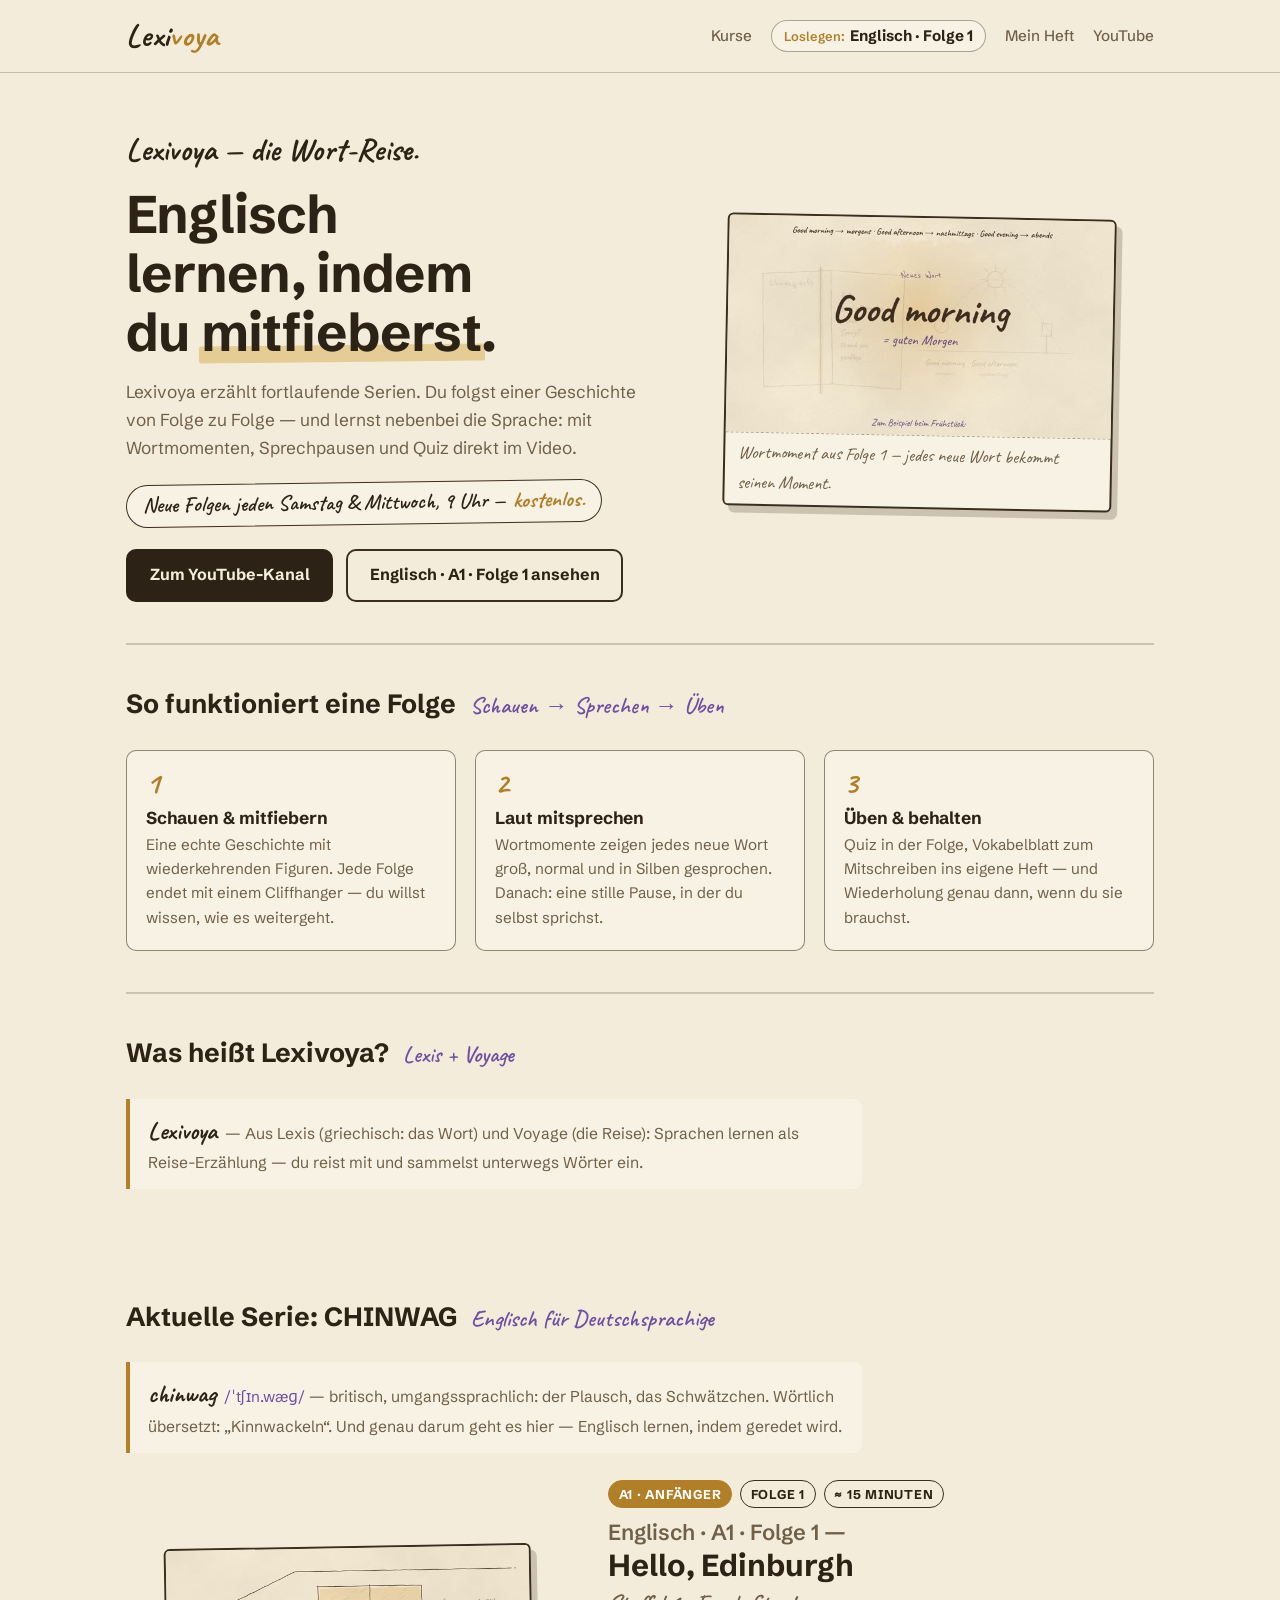
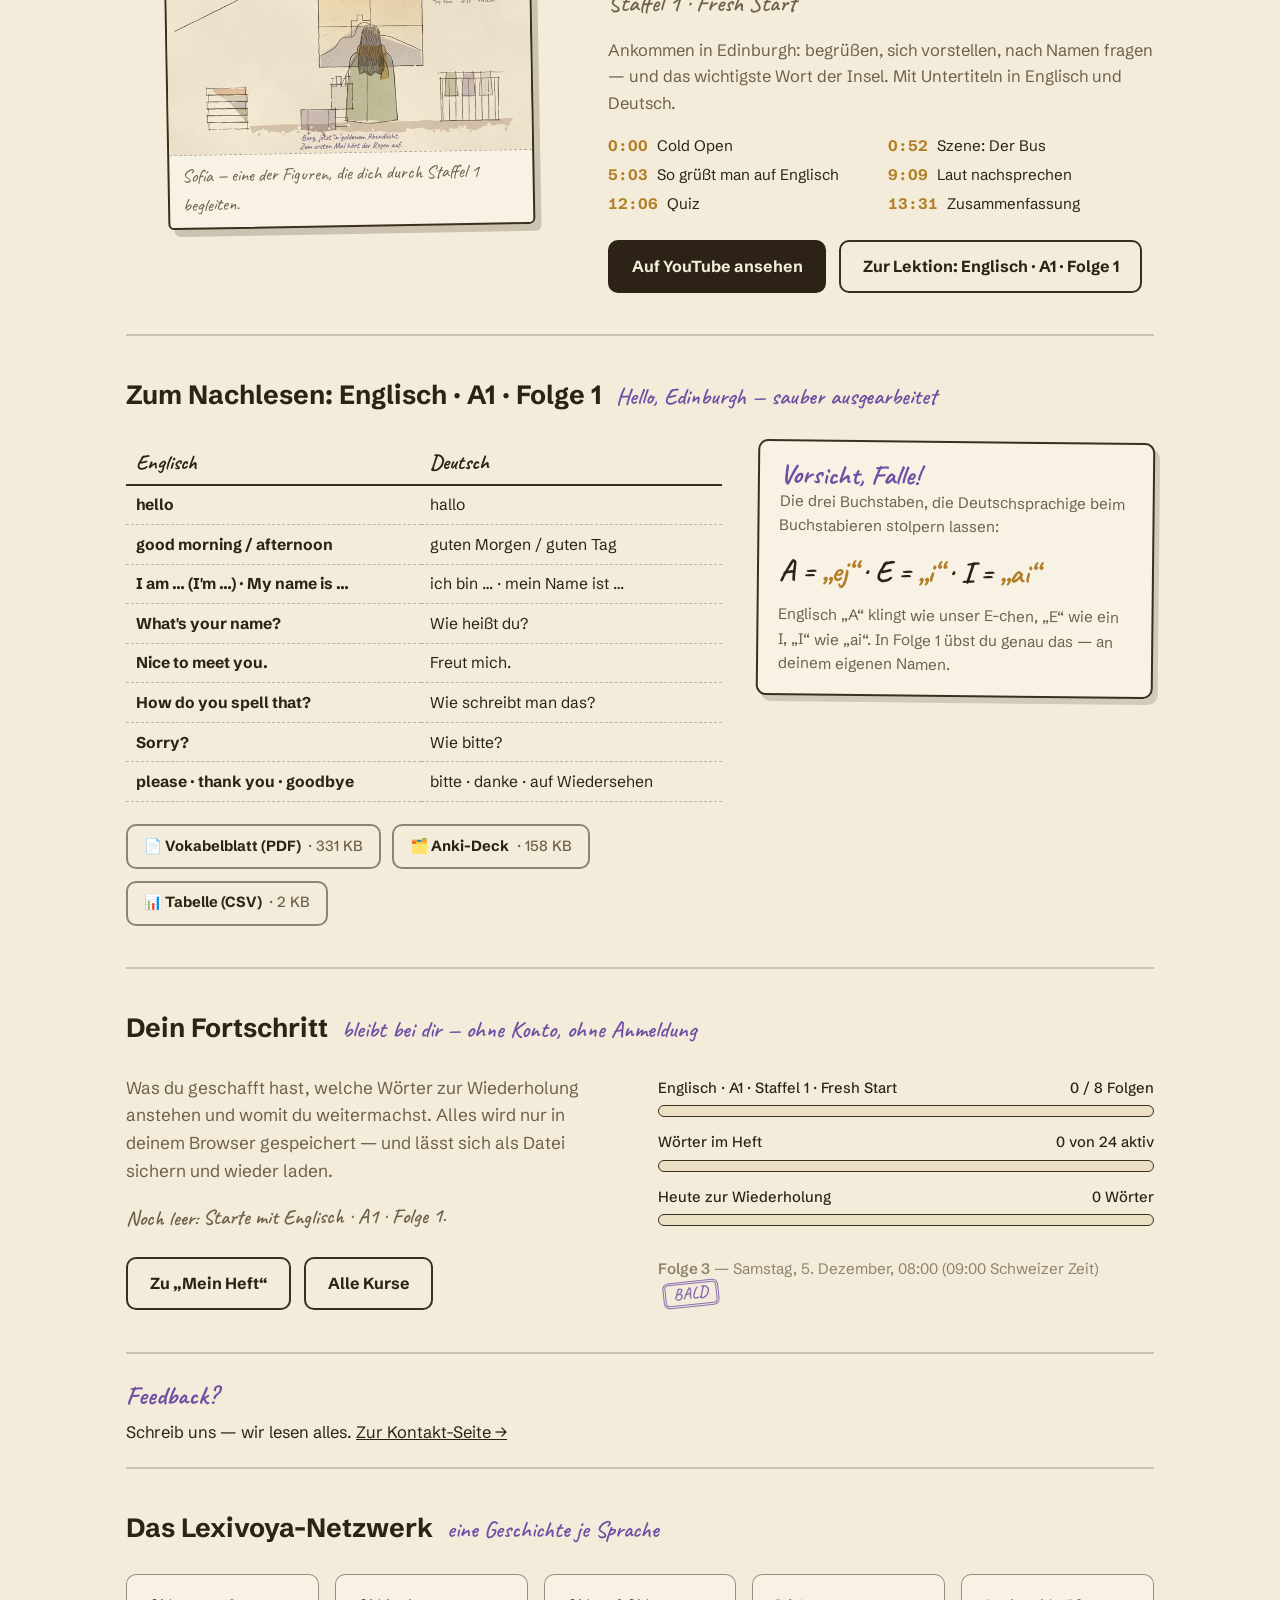
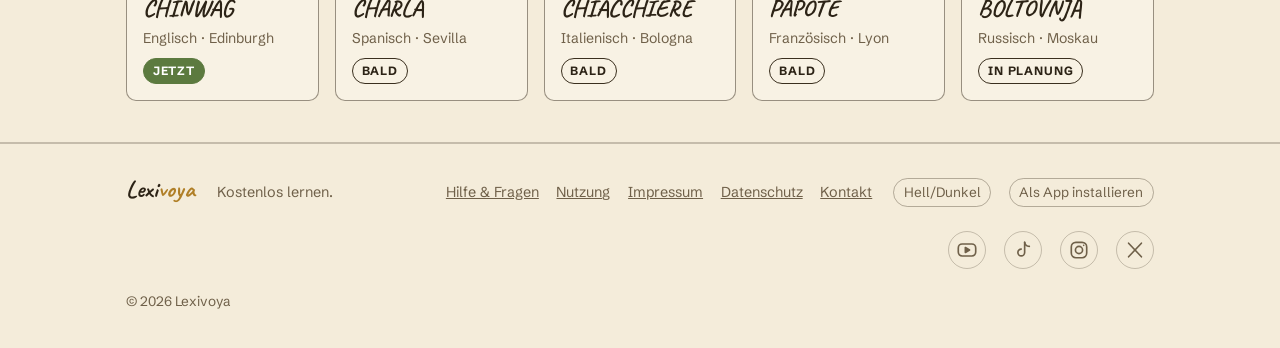
<file: index.html>
<!doctype html>
<html lang="de">
<head>
<meta charset="utf-8">
<meta name="viewport" content="width=device-width, initial-scale=1, viewport-fit=cover">
<title>Lexivoya — die Wort-Reise. Englisch lernen mit Geschichten</title>
<meta name="description" content="Lexivoya — die Wort-Reise. Englisch lernen mit einer fortlaufenden Geschichte: CHINWAG, Folge 1 „Hello, Edinburgh“. Kostenlos, ohne Anmeldung.">
<link rel="canonical" href="https://lexivoya.com/">
<meta name="color-scheme" content="light dark">
<meta name="theme-color" content="#f4ecda" media="(prefers-color-scheme: light)">
<meta name="theme-color" content="#211b10" media="(prefers-color-scheme: dark)">
<link rel="manifest" href="/manifest.webmanifest">
<link rel="icon" href="/favicon.ico" sizes="48x48">
<link rel="icon" href="/icons/favicon-32.png" sizes="32x32" type="image/png">
<link rel="icon" href="/icons/favicon-16.png" sizes="16x16" type="image/png">
<link rel="apple-touch-icon" href="/apple-touch-icon.png">
<meta name="msapplication-TileImage" content="/icons/icon-144.png">
<meta name="msapplication-TileColor" content="#211b10">
<meta name="apple-mobile-web-app-title" content="Lexivoya">
<meta name="apple-mobile-web-app-capable" content="yes">
<meta name="mobile-web-app-capable" content="yes">
<meta name="apple-mobile-web-app-status-bar-style" content="default">
<link rel="stylesheet" href="/css/vorlage.css?v=e524ae33d1">
<link rel="stylesheet" href="/css/lexivoya.css?v=e524ae33d1">
<script id="lexivoya-daten" type="application/json">{"kurse":[{"serie":"chinwag","name":"CHINWAG","sprache":"Englisch","richtung":"Deutsch → Englisch","niveau":"A1","staffel":"Staffel 1 · Fresh Start","folgen_geplant":8,"folgen":["A1-K01-S01","A1-K01-S02","A1-K01-S03","A1-K01-S04","A1-K01-S05","A1-K01-S06"],"plan":[{"nr":1,"id":"A1-K01-S01","titel":"Hello, Edinburgh","ab":"2026-11-28T08:00:00Z","thumb":"/bilder/chinwag-folge-1-thumb","url":"/chinwag/folge-1/","video":true},{"nr":2,"id":"A1-K01-S02","titel":"Where are you from?","ab":"2026-12-02T08:00:00Z","thumb":"/bilder/chinwag-folge-2-thumb","url":"/chinwag/folge-2/","video":true},{"nr":3,"id":"A1-K01-S03","titel":"What's your number?","ab":"2026-12-05T08:00:00Z","thumb":"/bilder/chinwag-folge-3-thumb","url":"/chinwag/folge-3/","video":true},{"nr":4,"id":"A1-K01-S04","titel":"What are you reading?","ab":"2026-12-09T08:00:00Z","thumb":"/bilder/chinwag-folge-4-thumb","url":"/chinwag/folge-4/","video":true},{"nr":5,"id":"A1-K01-S05","titel":"Monday to Sunday","ab":"2026-12-12T08:00:00Z","thumb":"/bilder/chinwag-folge-5-thumb","url":"/chinwag/folge-5/","video":true},{"nr":6,"id":"A1-K01-S06","titel":"Can I help you?","ab":"2026-12-16T08:00:00Z","thumb":"/bilder/chinwag-folge-6-thumb","url":"/chinwag/folge-6/","video":true}]}],"folgen":[{"id":"A1-K01-S01","kurs":"chinwag","nr":1,"titel":"Hello, Edinburgh","url":"/chinwag/folge-1/","dauer":918.8,"quiz":[{"id":"s08-02","t":744.71,"frage":"Es ist drei Uhr nachmittags. Du steigst in einen Bus. Wie grüßt du?","optionen":["Good morning.","Good afternoon.","Goodbye."],"richtig":1,"erklaerung":"„Good afternoon!“ Mit „goodbye“ wärst du schon wieder ausgestiegen, bevor der Bus losfährt."},{"id":"s08-04","t":770.0,"frage":"Jemand fragt dich: „How do you spell that?\" Was sollst du tun?","optionen":["Danke sagen.","Deinen Namen buchstabieren.","Eine Zahl nennen."],"richtig":1,"erklaerung":"buchstabieren. Und denk an die Falle: Das englische I klingt wie „ai“. Sonst heißt du am Ende Sophia."},{"id":"s08-06","t":796.85,"frage":"Mr MacLeod sagt: „Your key. Number seven.\" Welche Nummer hat Sofías Wohnung?","optionen":["Sechs.","Sieben.","Elf."],"richtig":1,"erklaerung":"sieben. „Seven.“ Im obersten Stock. Ohne Aufzug. Natürlich."}],"woerter":["hello","good-afternoon","please","sorry","thank-you","goodbye","good-morning","i-am","my-name-is","what-s-your-name","nice-to-meet-you","how-do-you-spell-that"]},{"id":"A1-K01-S02","kurs":"chinwag","nr":2,"titel":"Where are you from?","url":"/chinwag/folge-2/","dauer":750.5,"quiz":[{"id":"s08-02","t":595.66,"frage":"Jemand fragt dich: „Where are you from?“ Was passt?","optionen":["My name is Sofía.","I am from Spain.","Nice to meet you."],"richtig":1,"erklaerung":"„I am from Spain.“ Oder natürlich dein eigenes Land."},{"id":"s08-04","t":616.62,"frage":"Sofía kommt aus Spanien. Sie ist also …","optionen":["Spain.","Spanish.","Scottish."],"richtig":1,"erklaerung":"„Spanish.“ Mit großem S."},{"id":"s08-06","t":641.4,"frage":"Der Verkäufer fragt Sofía: „Are you Scottish?“ Was sagt sie?","optionen":["Yes, I am.","No, I'm not.","Fine day."],"richtig":1,"erklaerung":"„No, I'm not.“ Sofía ist Spanierin. Und „Fine day“ passt sowieso immer, nur nicht als Antwort."}],"woerter":["where-are-you-from","spain","i-am-from","and-you","scotland","are-you","no-i-m-not","spanish","scottish","germany","german","yes-i-am"]},{"id":"A1-K01-S03","kurs":"chinwag","nr":3,"titel":"What's your number?","url":"/chinwag/folge-3/","dauer":738.8,"quiz":[{"id":"s08-02","t":598.77,"frage":"Sofía fragt im Laden: „How much is it?“ Der Verkäufer sagt: „Ten pounds.“ Was kostet die SIM-Karte?","optionen":["Ten pounds.","Twelve pounds.","Twenty pounds."],"richtig":0,"erklaerung":"„Ten pounds.“ Zehn Pfund."},{"id":"s08-04","t":619.26,"frage":"Jemand spricht viel zu schnell. Was sagst du?","optionen":["Slowly, please.","Here you are.","Eleven."],"richtig":0,"erklaerung":"„Slowly, please.“ Oder: „Can you say that again?“"},{"id":"s08-06","t":641.0,"frage":"Wie sagt man die Null in einer Telefonnummer meistens?","optionen":["ten","oh","eleven"],"richtig":1,"erklaerung":"„oh“. Wie der Buchstabe O."}],"woerter":["how-much-is-it","pounds","here-you-are","phone-number","slowly-please","can-you-say-that-again","zero-ten","eleven","twelve","twenty","what-s-your-phone-number","it-is"]},{"id":"A1-K01-S04","kurs":"chinwag","nr":4,"titel":"What are you reading?","url":"/chinwag/folge-4/","dauer":695.2,"quiz":[{"id":"s08-02","t":548.11,"frage":"Morag fragt: „What are you reading?“ Was antwortest du?","optionen":["It is nine o'clock.","I am reading a book.","No, thank you."],"richtig":1,"erklaerung":"„I am reading a book.“ Ich lese ein Buch."},{"id":"s08-04","t":570.55,"frage":"Du willst wissen, wie spät es ist. Was fragst du?","optionen":["What's this?","What time is it?","What are you reading?"],"richtig":1,"erklaerung":"„What time is it?“ Und die Antwort: „It is nine o'clock.“"},{"id":"s08-06","t":593.08,"frage":"Morag bietet dir Tee an. Du möchtest keinen. Was sagst du?","optionen":["No, thank you.","No.","Yes, please."],"richtig":0,"erklaerung":"„No, thank you.“ In Schottland immer mit Dank."}],"woerter":["what-time-is-it","it-is-o-clock","what-are-you-reading","i-am-reading","book","tea","yes-please","this","that","what-s-this","it-is-a","no-thank-you"]},{"id":"A1-K01-S05","kurs":"chinwag","nr":5,"titel":"Monday to Sunday","url":"/chinwag/folge-5/","dauer":641.9,"quiz":[{"id":"s08-02","t":506.35,"frage":"Ein Buch heißt „Tea“. In welches Regal kommt es?","optionen":["Shelf P.","Shelf T.","Shelf D."],"richtig":1,"erklaerung":"„Shelf T.“ Denn „tea“ fängt mit „T“ an."},{"id":"s08-04","t":531.8,"frage":"An welchem Tag ist der Buchladen zu?","optionen":["Sunday. Closed.","Monday. Closed.","Sunday. Open."],"richtig":0,"erklaerung":"„Sunday. Closed.“ Am Sonntag ist der Laden zu."},{"id":"s08-06","t":555.76,"frage":"Heute ist „Tuesday“. Welcher Tag ist „tomorrow“, also morgen?","optionen":["Monday.","Thursday.","Wednesday."],"richtig":2,"erklaerung":"„Wednesday.“ Nach Dienstag kommt Mittwoch."}],"woerter":["monday","tuesday","wednesday","thursday","friday","saturday","sunday","closed","b-c-d-g-p-t","today","tomorrow","see-you-on"]},{"id":"A1-K01-S06","kurs":"chinwag","nr":6,"titel":"Can I help you?","url":"/chinwag/folge-6/","dauer":768.2,"quiz":[{"id":"s08-02","t":616.41,"frage":"Ein Kunde kommt in den Laden. Was sagst du zuerst?","optionen":["Anything else?","Can I help you?","That is all."],"richtig":1,"erklaerung":"„Can I help you?“ Damit bietest du Hilfe an."},{"id":"s08-04","t":641.26,"frage":"Hör genau hin. Wie schreibt man den Namen des Kunden?","optionen":["F, L, I, M, I, N, G.","F, L, A, M, I, N, G.","F, L, E, M, I, N, G."],"richtig":2,"erklaerung":"„F, L, E, M, I, N, G.“ Das englische E klingt wie unser I."},{"id":"s08-06","t":666.72,"frage":"Ein Kunde sucht ein Buch, aber ihr habt es nicht. Was sagst du höflich?","optionen":["It is over there.","Sorry, we do not have it.","Of course."],"richtig":1,"erklaerung":"„Sorry, we do not have it.“ Das ist ein höfliches Nein."}],"woerter":["can-i-help-you","i-am-looking-for","just-a-moment","it-is-over-there","upstairs","anything-else","sorry-we-do-not-have-it","can-you-spell-that-please","of-course","f-l-m-n-s","double","that-is-all"]}],"woerter":{"hello":{"en":"hello","de":"hallo","beispiel":"Hello, Edinburgh!","audio":"/audio/a1-k01-s01/hello.mp3","beispiel_audio":"/audio/a1-k01-s01/hello-beispiel.mp3"},"good-afternoon":{"en":"good afternoon","de":"guten Tag (nachmittags)","beispiel":"Good afternoon, Sofía!","audio":"/audio/a1-k01-s01/good-afternoon.mp3","beispiel_audio":"/audio/a1-k01-s01/good-afternoon-beispiel.mp3"},"please":{"en":"please","de":"bitte","beispiel":"Edinburgh, please.","audio":"/audio/a1-k01-s01/please.mp3","beispiel_audio":"/audio/a1-k01-s01/please-beispiel.mp3"},"sorry":{"en":"Sorry?","de":"Wie bitte?","beispiel":"Sorry? Cockburn Street?","audio":"/audio/a1-k01-s01/sorry.mp3","beispiel_audio":"/audio/a1-k01-s01/sorry-beispiel.mp3"},"thank-you":{"en":"thank you","de":"danke","beispiel":"Thank you, Mr MacLeod!","audio":"/audio/a1-k01-s01/thank-you.mp3","beispiel_audio":"/audio/a1-k01-s01/thank-you-beispiel.mp3"},"goodbye":{"en":"goodbye","de":"auf Wiedersehen","beispiel":"Goodbye, Mr MacLeod!","audio":"/audio/a1-k01-s01/goodbye.mp3","beispiel_audio":"/audio/a1-k01-s01/goodbye-beispiel.mp3"},"good-morning":{"en":"good morning","de":"guten Morgen","beispiel":"Good morning, Mr MacLeod!","audio":"/audio/a1-k01-s01/good-morning.mp3","beispiel_audio":"/audio/a1-k01-s01/good-morning-beispiel.mp3"},"i-am":{"en":"I am","de":"ich bin","beispiel":"I am Sofía.","audio":"/audio/a1-k01-s01/i-am.mp3","beispiel_audio":"/audio/a1-k01-s01/i-am-beispiel.mp3"},"my-name-is":{"en":"My name is …","de":"mein Name ist …","beispiel":"My name is Sofía Marín.","audio":"/audio/a1-k01-s01/my-name-is.mp3","beispiel_audio":"/audio/a1-k01-s01/my-name-is-beispiel.mp3"},"what-s-your-name":{"en":"What's your name?","de":"Wie heißt du? / Wie heißen Sie?","beispiel":"Hello! What's your name?","audio":"/audio/a1-k01-s01/what-s-your-name.mp3","beispiel_audio":"/audio/a1-k01-s01/what-s-your-name-beispiel.mp3"},"nice-to-meet-you":{"en":"Nice to meet you.","de":"Freut mich.","beispiel":"Hello, I'm Sofía. Nice to meet you.","audio":"/audio/a1-k01-s01/nice-to-meet-you.mp3","beispiel_audio":"/audio/a1-k01-s01/nice-to-meet-you-beispiel.mp3"},"how-do-you-spell-that":{"en":"How do you spell that?","de":"Wie schreibt man das?","beispiel":"Cockburn Street? How do you spell that?","audio":"/audio/a1-k01-s01/how-do-you-spell-that.mp3","beispiel_audio":"/audio/a1-k01-s01/how-do-you-spell-that-beispiel.mp3"},"where-are-you-from":{"en":"Where are you from?","de":"Woher kommst du? / Woher kommen Sie?","beispiel":"Hello! Where are you from?","audio":"/audio/a1-k01-s02/where-are-you-from.mp3","beispiel_audio":"/audio/a1-k01-s02/where-are-you-from-beispiel.mp3"},"spain":{"en":"Spain","de":"Spanien","beispiel":"Valencia, Spain.","audio":"/audio/a1-k01-s02/spain.mp3","beispiel_audio":"/audio/a1-k01-s02/spain-beispiel.mp3"},"i-am-from":{"en":"I am from …","de":"ich komme aus …","beispiel":"Hello, I am Sofía. I am from Spain.","audio":"/audio/a1-k01-s02/i-am-from.mp3","beispiel_audio":"/audio/a1-k01-s02/i-am-from-beispiel.mp3"},"and-you":{"en":"And you?","de":"Und du? / Und Sie?","beispiel":"I'm from Spain. And you?","audio":"/audio/a1-k01-s02/and-you.mp3","beispiel_audio":"/audio/a1-k01-s02/and-you-beispiel.mp3"},"scotland":{"en":"Scotland","de":"Schottland","beispiel":"Hello, Scotland!","audio":"/audio/a1-k01-s02/scotland.mp3","beispiel_audio":"/audio/a1-k01-s02/scotland-beispiel.mp3"},"are-you":{"en":"Are you …?","de":"Bist du …? / Sind Sie …?","beispiel":"Hello! Are you Sofía?","audio":"/audio/a1-k01-s02/are-you.mp3","beispiel_audio":"/audio/a1-k01-s02/are-you-beispiel.mp3"},"no-i-m-not":{"en":"No, I'm not.","de":"Nein, bin ich nicht.","beispiel":"Are you a student? No, I'm not.","audio":"/audio/a1-k01-s02/no-i-m-not.mp3","beispiel_audio":"/audio/a1-k01-s02/no-i-m-not-beispiel.mp3"},"spanish":{"en":"Spanish","de":"spanisch / Spanier, Spanierin","beispiel":"Sofía is Spanish.","audio":"/audio/a1-k01-s02/spanish.mp3","beispiel_audio":"/audio/a1-k01-s02/spanish-beispiel.mp3"},"scottish":{"en":"Scottish","de":"schottisch / Schotte, Schottin","beispiel":"Mr MacLeod is Scottish.","audio":"/audio/a1-k01-s02/scottish.mp3","beispiel_audio":"/audio/a1-k01-s02/scottish-beispiel.mp3"},"germany":{"en":"Germany","de":"Deutschland","beispiel":"I'm from Germany.","audio":"/audio/a1-k01-s02/germany.mp3","beispiel_audio":"/audio/a1-k01-s02/germany-beispiel.mp3"},"german":{"en":"German","de":"deutsch / Deutsche, Deutscher","beispiel":"Are you German?","audio":"/audio/a1-k01-s02/german.mp3","beispiel_audio":"/audio/a1-k01-s02/german-beispiel.mp3"},"yes-i-am":{"en":"Yes, I am.","de":"Ja, bin ich.","beispiel":"Are you Spanish? Yes, I am.","audio":"/audio/a1-k01-s02/yes-i-am.mp3","beispiel_audio":"/audio/a1-k01-s02/yes-i-am-beispiel.mp3"},"how-much-is-it":{"en":"How much is it?","de":"Was kostet das?","beispiel":"Milk, please. How much is it?","audio":"/audio/a1-k01-s03/how-much-is-it.mp3","beispiel_audio":"/audio/a1-k01-s03/how-much-is-it-beispiel.mp3"},"pounds":{"en":"pounds","de":"Pfund","beispiel":"Ten pounds, please.","audio":"/audio/a1-k01-s03/pounds.mp3","beispiel_audio":"/audio/a1-k01-s03/pounds-beispiel.mp3"},"here-you-are":{"en":"Here you are.","de":"Bitte schön. (beim Geben)","beispiel":"Ten pounds. Here you are.","audio":"/audio/a1-k01-s03/here-you-are.mp3","beispiel_audio":"/audio/a1-k01-s03/here-you-are-beispiel.mp3"},"phone-number":{"en":"phone number","de":"Telefonnummer","beispiel":"My phone number is oh seven seven oh oh.","audio":"/audio/a1-k01-s03/phone-number.mp3","beispiel_audio":"/audio/a1-k01-s03/phone-number-beispiel.mp3"},"slowly-please":{"en":"Slowly, please.","de":"Langsam, bitte.","beispiel":"Sorry? Slowly, please.","audio":"/audio/a1-k01-s03/slowly-please.mp3","beispiel_audio":"/audio/a1-k01-s03/slowly-please-beispiel.mp3"},"can-you-say-that-again":{"en":"Can you say that again?","de":"Kannst du das noch einmal sagen?","beispiel":"Sorry? Can you say that again?","audio":"/audio/a1-k01-s03/can-you-say-that-again.mp3","beispiel_audio":"/audio/a1-k01-s03/can-you-say-that-again-beispiel.mp3","melodie":{"wort":"steigend","satz":"steigend"}},"zero-ten":{"en":"zero – ten","de":"null bis zehn","beispiel":"Oh seven seven oh oh.","audio":"/audio/a1-k01-s03/zero-ten.mp3","beispiel_audio":"/audio/a1-k01-s03/zero-ten-beispiel.mp3"},"eleven":{"en":"eleven","de":"elf","beispiel":"Eleven pounds.","audio":"/audio/a1-k01-s03/eleven.mp3","beispiel_audio":"/audio/a1-k01-s03/eleven-beispiel.mp3"},"twelve":{"en":"twelve","de":"zwölf","beispiel":"Twelve pounds, please.","audio":"/audio/a1-k01-s03/twelve.mp3","beispiel_audio":"/audio/a1-k01-s03/twelve-beispiel.mp3"},"twenty":{"en":"twenty","de":"zwanzig","beispiel":"Twenty pounds.","audio":"/audio/a1-k01-s03/twenty.mp3","beispiel_audio":"/audio/a1-k01-s03/twenty-beispiel.mp3"},"what-s-your-phone-number":{"en":"What's your phone number?","de":"Wie ist deine Telefonnummer?","beispiel":"Hello, Mr MacLeod. What's your phone number?","audio":"/audio/a1-k01-s03/what-s-your-phone-number.mp3","beispiel_audio":"/audio/a1-k01-s03/what-s-your-phone-number-beispiel.mp3"},"it-is":{"en":"It is …","de":"Es ist … / Sie ist …","beispiel":"It is ten pounds.","audio":"/audio/a1-k01-s03/it-is.mp3","beispiel_audio":"/audio/a1-k01-s03/it-is-beispiel.mp3"},"what-time-is-it":{"en":"What time is it?","de":"Wie spät ist es?","beispiel":"Hello, Mr MacLeod. What time is it?","audio":"/audio/a1-k01-s04/what-time-is-it.mp3","beispiel_audio":"/audio/a1-k01-s04/what-time-is-it-beispiel.mp3"},"it-is-o-clock":{"en":"It is … o'clock.","de":"Es ist … Uhr.","beispiel":"It is ten o'clock.","audio":"/audio/a1-k01-s04/it-is-o-clock.mp3","beispiel_audio":"/audio/a1-k01-s04/it-is-o-clock-beispiel.mp3"},"what-are-you-reading":{"en":"What are you reading?","de":"Was liest du?","beispiel":"Hello, Sofía. What are you reading?","audio":"/audio/a1-k01-s04/what-are-you-reading.mp3","beispiel_audio":"/audio/a1-k01-s04/what-are-you-reading-beispiel.mp3"},"i-am-reading":{"en":"I am reading …","de":"Ich lese …","beispiel":"I am reading a book.","audio":"/audio/a1-k01-s04/i-am-reading.mp3","beispiel_audio":"/audio/a1-k01-s04/i-am-reading-beispiel.mp3"},"book":{"en":"book","de":"Buch","beispiel":"I am reading a book.","audio":"/audio/a1-k01-s04/book.mp3","beispiel_audio":"/audio/a1-k01-s04/book-beispiel.mp3"},"tea":{"en":"tea","de":"Tee","beispiel":"Tea, please.","audio":"/audio/a1-k01-s04/tea.mp3","beispiel_audio":"/audio/a1-k01-s04/tea-beispiel.mp3"},"yes-please":{"en":"Yes, please.","de":"Ja, bitte.","beispiel":"Tea? Yes, please.","audio":"/audio/a1-k01-s04/yes-please.mp3","beispiel_audio":"/audio/a1-k01-s04/yes-please-beispiel.mp3"},"this":{"en":"this","de":"das (hier), dies","beispiel":"This is my book.","audio":"/audio/a1-k01-s04/this.mp3","beispiel_audio":"/audio/a1-k01-s04/this-beispiel.mp3"},"that":{"en":"that","de":"das (dort)","beispiel":"That is the shop.","audio":"/audio/a1-k01-s04/that.mp3","beispiel_audio":"/audio/a1-k01-s04/that-beispiel.mp3"},"what-s-this":{"en":"What's this?","de":"Was ist das?","beispiel":"Sorry. What's this?","audio":"/audio/a1-k01-s04/what-s-this.mp3","beispiel_audio":"/audio/a1-k01-s04/what-s-this-beispiel.mp3"},"it-is-a":{"en":"It is a …","de":"Es ist ein … / eine …","beispiel":"It is a book.","audio":"/audio/a1-k01-s04/it-is-a.mp3","beispiel_audio":"/audio/a1-k01-s04/it-is-a-beispiel.mp3"},"no-thank-you":{"en":"No, thank you.","de":"Nein, danke.","beispiel":"Tea? No, thank you.","audio":"/audio/a1-k01-s04/no-thank-you.mp3","beispiel_audio":"/audio/a1-k01-s04/no-thank-you-beispiel.mp3"},"monday":{"en":"Monday","de":"Montag","beispiel":"Monday, nine o'clock.","audio":"/audio/a1-k01-s05/monday.mp3","beispiel_audio":"/audio/a1-k01-s05/monday-beispiel.mp3"},"tuesday":{"en":"Tuesday","de":"Dienstag","beispiel":"Hello, Morag. It is Tuesday.","audio":"/audio/a1-k01-s05/tuesday.mp3","beispiel_audio":"/audio/a1-k01-s05/tuesday-beispiel.mp3"},"wednesday":{"en":"Wednesday","de":"Mittwoch","beispiel":"It is Wednesday. Fine day!","audio":"/audio/a1-k01-s05/wednesday.mp3","beispiel_audio":"/audio/a1-k01-s05/wednesday-beispiel.mp3"},"thursday":{"en":"Thursday","de":"Donnerstag","beispiel":"Thursday, ten o'clock.","audio":"/audio/a1-k01-s05/thursday.mp3","beispiel_audio":"/audio/a1-k01-s05/thursday-beispiel.mp3"},"friday":{"en":"Friday","de":"Freitag","beispiel":"It is Friday. Tea, please.","audio":"/audio/a1-k01-s05/friday.mp3","beispiel_audio":"/audio/a1-k01-s05/friday-beispiel.mp3"},"saturday":{"en":"Saturday","de":"Samstag","beispiel":"It is Saturday, Sofía.","audio":"/audio/a1-k01-s05/saturday.mp3","beispiel_audio":"/audio/a1-k01-s05/saturday-beispiel.mp3"},"sunday":{"en":"Sunday","de":"Sonntag","beispiel":"It is Sunday.","audio":"/audio/a1-k01-s05/sunday.mp3","beispiel_audio":"/audio/a1-k01-s05/sunday-beispiel.mp3"},"closed":{"en":"closed","de":"geschlossen, zu","beispiel":"Sunday. The shop is closed.","audio":"/audio/a1-k01-s05/closed.mp3","beispiel_audio":"/audio/a1-k01-s05/closed-beispiel.mp3"},"b-c-d-g-p-t":{"en":"B – C – D – G – P – T","de":"die Buchstaben B, C, D, G, P, T","beispiel":"Shelf B. Shelf D.","audio":"/audio/a1-k01-s05/b-c-d-g-p-t.mp3","beispiel_audio":"/audio/a1-k01-s05/b-c-d-g-p-t-beispiel.mp3"},"today":{"en":"today","de":"heute","beispiel":"Today is Saturday.","audio":"/audio/a1-k01-s05/today.mp3","beispiel_audio":"/audio/a1-k01-s05/today-beispiel.mp3"},"tomorrow":{"en":"tomorrow","de":"morgen","beispiel":"Tomorrow is Monday.","audio":"/audio/a1-k01-s05/tomorrow.mp3","beispiel_audio":"/audio/a1-k01-s05/tomorrow-beispiel.mp3"},"see-you-on":{"en":"See you on …","de":"Bis … / Wir sehen uns am …","beispiel":"See you on Friday, Morag.","audio":"/audio/a1-k01-s05/see-you-on.mp3","beispiel_audio":"/audio/a1-k01-s05/see-you-on-beispiel.mp3"},"can-i-help-you":{"en":"Can I help you?","de":"Kann ich Ihnen helfen?","beispiel":"Good morning. Can I help you?","audio":"/audio/a1-k01-s06/can-i-help-you.mp3","beispiel_audio":"/audio/a1-k01-s06/can-i-help-you-beispiel.mp3","melodie":{"wort":"steigend","satz":"steigend"}},"i-am-looking-for":{"en":"I am looking for …","de":"Ich suche …","beispiel":"I am looking for Morag.","audio":"/audio/a1-k01-s06/i-am-looking-for.mp3","beispiel_audio":"/audio/a1-k01-s06/i-am-looking-for-beispiel.mp3"},"just-a-moment":{"en":"Just a moment.","de":"Einen Moment.","beispiel":"Tea? Just a moment.","audio":"/audio/a1-k01-s06/just-a-moment.mp3","beispiel_audio":"/audio/a1-k01-s06/just-a-moment-beispiel.mp3"},"it-is-over-there":{"en":"It is over there.","de":"Es ist dort drüben.","beispiel":"The ladder? It is over there.","audio":"/audio/a1-k01-s06/it-is-over-there.mp3","beispiel_audio":"/audio/a1-k01-s06/it-is-over-there-beispiel.mp3"},"upstairs":{"en":"upstairs","de":"oben, eine Treppe höher","beispiel":"Morag is upstairs.","audio":"/audio/a1-k01-s06/upstairs.mp3","beispiel_audio":"/audio/a1-k01-s06/upstairs-beispiel.mp3"},"anything-else":{"en":"Anything else?","de":"Sonst noch etwas?","beispiel":"Here you are. Anything else?","audio":"/audio/a1-k01-s06/anything-else.mp3","beispiel_audio":"/audio/a1-k01-s06/anything-else-beispiel.mp3","melodie":{"wort":"steigend","satz":"steigend"}},"sorry-we-do-not-have-it":{"en":"Sorry, we do not have it.","de":"Tut mir leid, das haben wir nicht.","beispiel":"Milk? Sorry, we do not have it.","audio":"/audio/a1-k01-s06/sorry-we-do-not-have-it.mp3","beispiel_audio":"/audio/a1-k01-s06/sorry-we-do-not-have-it-beispiel.mp3"},"can-you-spell-that-please":{"en":"Can you spell that, please?","de":"Können Sie das bitte buchstabieren?","beispiel":"Sorry? Can you spell that, please?","audio":"/audio/a1-k01-s06/can-you-spell-that-please.mp3","beispiel_audio":"/audio/a1-k01-s06/can-you-spell-that-please-beispiel.mp3","melodie":{"wort":"steigend","satz":"steigend"}},"of-course":{"en":"Of course.","de":"Natürlich. / Klar.","beispiel":"Milk? Yes, of course.","audio":"/audio/a1-k01-s06/of-course.mp3","beispiel_audio":"/audio/a1-k01-s06/of-course-beispiel.mp3"},"f-l-m-n-s":{"en":"F – L – M – N – S","de":"die Buchstaben F, L, M, N, S","beispiel":"Fleming. F, L, E, M, I, N, G.","audio":"/audio/a1-k01-s06/f-l-m-n-s.mp3","beispiel_audio":"/audio/a1-k01-s06/f-l-m-n-s-beispiel.mp3"},"double":{"en":"double","de":"doppelt","beispiel":"Mill. M, I, double L.","audio":"/audio/a1-k01-s06/double.mp3","beispiel_audio":"/audio/a1-k01-s06/double-beispiel.mp3"},"that-is-all":{"en":"That is all.","de":"Das ist alles.","beispiel":"Tea, please. That is all.","audio":"/audio/a1-k01-s06/that-is-all.mp3","beispiel_audio":"/audio/a1-k01-s06/that-is-all-beispiel.mp3"}},"kompetenzen":[{"ziel":"Auf Englisch grüßen und dich verabschieden — passend zur Tageszeit","kannst":"Du kannst auf Englisch grüßen und dich verabschieden — passend zur Tageszeit.","woerter":["hello","good-morning","good-afternoon","goodbye"],"kurs":"chinwag","folge":"A1-K01-S01"},{"ziel":"Dich auf Englisch vorstellen","kannst":"Du kannst dich auf Englisch vorstellen.","woerter":["i-am","my-name-is","nice-to-meet-you"],"kurs":"chinwag","folge":"A1-K01-S01"},{"ziel":"Nach einem Namen fragen und um Buchstabieren bitten","kannst":"Du kannst nach einem Namen fragen und darum bitten, ihn zu buchstabieren.","woerter":["what-s-your-name","how-do-you-spell-that"],"kurs":"chinwag","folge":"A1-K01-S01"},{"ziel":"Höflich bitten, danken und nachfragen","kannst":"Du kannst höflich bitten, danken und nachfragen, wenn du etwas nicht verstanden hast.","woerter":["please","thank-you","sorry"],"kurs":"chinwag","folge":"A1-K01-S01"},{"ziel":"Sagen, woher du kommst, und danach fragen","kannst":"Du kannst sagen, woher du kommst, danach fragen und die Frage zurückgeben.","woerter":["where-are-you-from","i-am-from","and-you"],"kurs":"chinwag","folge":"A1-K01-S02"},{"ziel":"Drei Länder auf Englisch nennen","kannst":"Du kannst Spanien, Schottland und Deutschland auf Englisch nennen.","woerter":["spain","scotland","germany"],"kurs":"chinwag","folge":"A1-K01-S02"},{"ziel":"Die passende Nationalität sagen","kannst":"Du kannst die passende Nationalität sagen und weißt, dass man sie im Englischen groß schreibt.","woerter":["spanish","scottish","german"],"kurs":"chinwag","folge":"A1-K01-S02"},{"ziel":"Mit Ja oder Nein kurz antworten","kannst":"Du kannst mit „Are you …?“ nachfragen und kurz mit Ja oder Nein antworten.","woerter":["are-you","yes-i-am","no-i-m-not"],"kurs":"chinwag","folge":"A1-K01-S02"},{"ziel":"Die Zahlen von 0 bis 20 verstehen und sagen","kannst":"Du kannst die Zahlen von null bis zwanzig verstehen und bis zwölf sagen.","woerter":["zero-ten","eleven","twelve","twenty"],"kurs":"chinwag","folge":"A1-K01-S03"},{"ziel":"Nach dem Preis fragen und bezahlen","kannst":"Du kannst nach dem Preis fragen, einen Preis in Pfund verstehen und etwas überreichen.","woerter":["how-much-is-it","pounds","here-you-are"],"kurs":"chinwag","folge":"A1-K01-S03"},{"ziel":"Eine Telefonnummer erfragen und nennen","kannst":"Du kannst nach einer Telefonnummer fragen und deine eigene nennen.","woerter":["phone-number","what-s-your-phone-number","it-is"],"kurs":"chinwag","folge":"A1-K01-S03"},{"ziel":"Um langsames Sprechen und Wiederholung bitten","kannst":"Du kannst bitten, langsamer zu sprechen oder etwas zu wiederholen.","woerter":["slowly-please","can-you-say-that-again"],"kurs":"chinwag","folge":"A1-K01-S03"},{"ziel":"Nach der Uhrzeit fragen und sie sagen","kannst":"Du kannst fragen, wie spät es ist, und die volle Stunde sagen.","woerter":["what-time-is-it","it-is-o-clock"],"kurs":"chinwag","folge":"A1-K01-S04"},{"ziel":"Sagen, was man liest","kannst":"Du kannst fragen, was jemand liest, und sagen, was du selbst liest.","woerter":["what-are-you-reading","i-am-reading","book"],"kurs":"chinwag","folge":"A1-K01-S04"},{"ziel":"Nach Dingen fragen und sie benennen","kannst":"Du kannst nach einem Ding fragen und es benennen, nah mit „this“, fern mit „that“.","woerter":["what-s-this","it-is-a","this","that"],"kurs":"chinwag","folge":"A1-K01-S04"},{"ziel":"Etwas annehmen oder höflich ablehnen","kannst":"Du kannst Tee annehmen oder höflich ablehnen.","woerter":["tea","yes-please","no-thank-you"],"kurs":"chinwag","folge":"A1-K01-S04"},{"ziel":"Die Wochentage verstehen und sagen","kannst":"Du kannst alle sieben Wochentage verstehen und sagen.","woerter":["monday","tuesday","wednesday","thursday","friday","saturday","sunday"],"kurs":"chinwag","folge":"A1-K01-S05"},{"ziel":"Heute und morgen sagen","kannst":"Du kannst sagen, welcher Tag heute ist und welcher morgen ist.","woerter":["today","tomorrow"],"kurs":"chinwag","folge":"A1-K01-S05"},{"ziel":"Sich verabschieden und sagen, wann ein Laden zu ist","kannst":"Du kannst dich mit „See you on …“ verabschieden und sagen, dass ein Laden zu ist.","woerter":["see-you-on","closed"],"kurs":"chinwag","folge":"A1-K01-S05"},{"ziel":"Die Buchstaben B C D G P T","kannst":"Du kannst die Buchstaben B, C, D, G, P und T hören und sagen.","woerter":["b-c-d-g-p-t"],"kurs":"chinwag","folge":"A1-K01-S05"},{"ziel":"Im Laden Hilfe anbieten","kannst":"Du kannst im Laden Hilfe anbieten und fragen, ob noch etwas fehlt.","woerter":["can-i-help-you","just-a-moment","anything-else","that-is-all"],"kurs":"chinwag","folge":"A1-K01-S06"},{"ziel":"Sagen, was du suchst und wo etwas ist","kannst":"Du kannst sagen, was du suchst, und zeigen, wo etwas ist.","woerter":["i-am-looking-for","it-is-over-there","upstairs"],"kurs":"chinwag","folge":"A1-K01-S06"},{"ziel":"Höflich Nein sagen","kannst":"Du kannst höflich sagen, dass etwas fehlt, und „natürlich“ sagen.","woerter":["sorry-we-do-not-have-it","of-course"],"kurs":"chinwag","folge":"A1-K01-S06"},{"ziel":"Buchstabieren lassen: F L M N S und double","kannst":"Du kannst um Buchstabieren bitten und F, L, M, N, S und „double“ hören und sagen.","woerter":["can-you-spell-that-please","f-l-m-n-s","double"],"kurs":"chinwag","folge":"A1-K01-S06"}]}</script>
<script src="/js/lernstand.js?v=e524ae33d1"></script>
</head>
<body>
<header><div class="wrap nav">
  <a class="wordmark" href="/" aria-label="Lexivoya — zur Startseite">Lexi<span>voya</span></a>
  <nav aria-label="Hauptnavigation">
    <a href="/kurse/">Kurse</a>
    <a class="weiter" href="/kurse/#chinwag" title="Englisch · A1 · CHINWAG" data-weiter><small>Loslegen:</small> <span>Englisch</span></a>
    <a href="/heft/">Mein Heft</a>
    <a href="https://www.youtube.com/@Lexivoya" target="_blank" rel="noopener">YouTube</a>
  </nav>
</div></header>

<main id="top">
<div class="wrap">

<section class="hero">
  <div>
    <p class="kicker slogan">Lexivoya — die Wort-Reise.</p>
    <h1>Englisch lernen, indem du <em>mitfieberst</em>.</h1>
    <p class="lede">Lexivoya erzählt fortlaufende Serien. Du folgst einer Geschichte von Folge zu Folge — und lernst nebenbei die Sprache: mit Wortmomenten, Sprechpausen und Quiz direkt im Video.</p>
    <p class="promise">Neue Folgen jeden Samstag &amp; Mittwoch, 9 Uhr — <b>kostenlos.</b></p>
    <div class="ctas">
      <a class="btn btn-primary" href="https://www.youtube.com/@Lexivoya" target="_blank" rel="noopener">Zum YouTube-Kanal</a>
      <a class="btn btn-ghost" href="/chinwag/folge-1/" title="Englisch · A1 · Folge 1 — Hello, Edinburgh" data-folge-ab="A1-K01-S01" hidden>Englisch · A1 · Folge 1 ansehen</a>
    </div>
    <p class="erscheint-zeile" data-folge-bis="A1-K01-S01">Englisch · A1 · Folge 1: Erscheint <time class="termin" datetime="2026-11-28T08:00:00Z">Samstag, 28. November, 09:00 (Schweizer Zeit)</time></p>
  </div>
  <figure class="still">
    <img src="/bilder/a1-k01-s01-hero-1280.jpg" srcset="/bilder/a1-k01-s01-hero-640.jpg 640w, /bilder/a1-k01-s01-hero-1280.jpg 1280w" sizes="(max-width:820px) 100vw, 520px" alt="Standbild aus Folge 1: Wortmoment „Good morning“ mit Übersetzung „guten Morgen“ im Urban-Sketch-Stil" width="1280" height="720" decoding="async">
    <figcaption>Wortmoment aus Folge 1 — jedes neue Wort bekommt seinen Moment.</figcaption>
  </figure>
</section>

<hr class="rule">

<section id="methode">
  <div class="sec-head"><h2>So funktioniert eine Folge</h2><span class="hand">Schauen → Sprechen → Üben</span></div>
  <div class="steps">
    <div class="step"><span class="n">1</span><h3>Schauen &amp; mitfiebern</h3><p>Eine echte Geschichte mit wiederkehrenden Figuren. Jede Folge endet mit einem Cliffhanger — du willst wissen, wie es weitergeht.</p></div>
    <div class="step"><span class="n">2</span><h3>Laut mitsprechen</h3><p>Wortmomente zeigen jedes neue Wort groß, normal und in Silben gesprochen. Danach: eine stille Pause, in der du selbst sprichst.</p></div>
    <div class="step"><span class="n">3</span><h3>Üben &amp; behalten</h3><p>Quiz in der Folge, Vokabelblatt zum Mitschreiben ins eigene Heft — und Wiederholung genau dann, wenn du sie brauchst.</p></div>
  </div>
</section>

<hr class="rule">

<section id="name">
  <div class="sec-head"><h2>Was heißt Lexivoya?</h2><span class="hand">Lexis + Voyage</span></div>
  <p class="defn"><span class="w">Lexivoya</span> — Aus Lexis (griechisch: das Wort) und Voyage (die Reise): Sprachen lernen als Reise-Erzählung — du reist mit und sammelst unterwegs Wörter ein.</p>
</section>

<section id="kurs">
  <div class="sec-head"><h2>Aktuelle Serie: CHINWAG</h2><span class="hand">Englisch für Deutschsprachige</span></div>
  <p class="defn"><span class="w">chinwag</span> <span class="ipa">/ˈtʃɪn.wæɡ/</span> — britisch, umgangssprachlich: der Plausch, das Schwätzchen. Wörtlich übersetzt: „Kinnwackeln“. Und genau darum geht es hier — Englisch lernen, indem geredet wird.</p>
  <div class="course">
    <figure class="still" style="transform:rotate(-1deg)">
      <img src="/bilder/a1-k01-s01-kurs-1280.jpg" srcset="/bilder/a1-k01-s01-kurs-640.jpg 640w, /bilder/a1-k01-s01-kurs-1280.jpg 1280w" sizes="(max-width:820px) 100vw, 520px" alt="Standbild aus Folge 1: Sofía am Dachfenster, draußen die Burg im Abendlicht" width="1280" height="720" loading="lazy" decoding="async">
      <figcaption>Sofía — eine der Figuren, die dich durch Staffel 1 begleiten.</figcaption>
    </figure>
    <div>
      <div class="meta-row">
        <span class="chip acc">A1 · Anfänger</span>
        <span class="chip">Folge 1</span>
        <span class="chip">≈ 15 Minuten</span>
      </div>
      <h3><span class="h-kontext">Englisch · A1 · Folge 1 —</span> Hello, Edinburgh</h3>
      <p class="sub">Staffel 1 · Fresh Start</p>
      <p class="desc">Ankommen in Edinburgh: begrüßen, sich vorstellen, nach Namen fragen — und das wichtigste Wort der Insel. Mit Untertiteln in Englisch und Deutsch.</p>
      <ul class="chapters">
        <li><span class="t">0:00</span><span>Cold Open</span></li>
        <li><span class="t">0:52</span><span>Szene: Der Bus</span></li>
        <li><span class="t">5:03</span><span>So grüßt man auf Englisch</span></li>
        <li><span class="t">9:09</span><span>Laut nachsprechen</span></li>
        <li><span class="t">12:06</span><span>Quiz</span></li>
        <li><span class="t">13:31</span><span>Zusammenfassung</span></li>
      </ul>
      <div class="ctas">
        <a class="btn btn-primary" data-youtube="iyz-Qw5M1q4" target="_blank" rel="noopener" data-folge-ab="A1-K01-S01" hidden>Auf YouTube ansehen</a>
        <a class="btn btn-ghost" href="/chinwag/folge-1/" title="Englisch · A1 · Folge 1 — Hello, Edinburgh" data-folge-ab="A1-K01-S01" hidden>Zur Lektion: Englisch · A1 · Folge 1</a>
      </div>
      <p class="erscheint-zeile" data-folge-bis="A1-K01-S01">Erscheint <time class="termin" datetime="2026-11-28T08:00:00Z">Samstag, 28. November, 09:00 (Schweizer Zeit)</time> — auf YouTube und hier als Lektion.</p>
    </div>
  </div>
</section>

<hr class="rule">

<section id="lektion">
  <div class="sec-head"><h2>Zum Nachlesen: Englisch · A1 · Folge 1</h2><span class="hand">Hello, Edinburgh — sauber ausgearbeitet</span></div>
  <div class="lesson">
    <div>
      <div class="table-scroll"><table>
        <tr><th>Englisch</th><th>Deutsch</th></tr>
        <tr><td class="en">hello</td><td>hallo</td></tr>
        <tr><td class="en">good morning / afternoon</td><td>guten Morgen / guten Tag</td></tr>
        <tr><td class="en">I am … (I'm …) · My name is …</td><td>ich bin … · mein Name ist …</td></tr>
        <tr><td class="en">What's your name?</td><td>Wie heißt du?</td></tr>
        <tr><td class="en">Nice to meet you.</td><td>Freut mich.</td></tr>
        <tr><td class="en">How do you spell that?</td><td>Wie schreibt man das?</td></tr>
        <tr><td class="en">Sorry?</td><td>Wie bitte?</td></tr>
        <tr><td class="en">please · thank you · goodbye</td><td>bitte · danke · auf Wiedersehen</td></tr>
      </table></div>
      <div class="downloads">
        <a class="dl" href="/downloads/chinwag-a1-k01-vokabelblatt.pdf" download target="_blank">📄 Vokabelblatt (PDF) <span class="muted" style="font-weight:500">· 331 KB</span></a>
        <a class="dl" href="/downloads/chinwag-a1-k01-anki.apkg" download target="_blank">🗂️ Anki-Deck <span class="muted" style="font-weight:500">· 158 KB</span></a>
        <a class="dl" href="/downloads/chinwag-a1-k01-vokabeln.csv" download target="_blank">📊 Tabelle (CSV) <span class="muted" style="font-weight:500">· 2 KB</span></a>
      </div>
    </div>
    <aside class="falle">
      <h3>Vorsicht, Falle!</h3>
      <p>Die drei Buchstaben, die Deutschsprachige beim Buchstabieren stolpern lassen:</p>
      <p class="big">A = <b>„ej“</b> · E = <b>„i“</b> · I = <b>„ai“</b></p>
      <p>Englisch „A“ klingt wie unser E-chen, „E“ wie ein I, „I“ wie „ai“. In Folge 1 übst du genau das — an deinem eigenen Namen.</p>
    </aside>
  </div>
</section>

<hr class="rule">

<section id="dashboard">
  <div class="sec-head"><h2>Dein Fortschritt</h2><span class="hand">bleibt bei dir — ohne Konto, ohne Anmeldung</span></div>
  <div class="dash">
    <div>
      <p class="lede" style="margin-top:0">Was du geschafft hast, welche Wörter zur Wiederholung anstehen und womit du weitermachst. Alles wird nur in deinem Browser gespeichert — und lässt sich als Datei sichern und wieder laden.</p>
      <p class="dash-note" id="dash-note">Noch leer: Starte mit Englisch · A1 · Folge 1.</p>
      <div class="ctas"><a class="btn btn-ghost" href="/heft/">Zu „Mein Heft“</a><a class="btn btn-ghost" href="/kurse/">Alle Kurse</a></div>
    </div>
    <div class="bars">
      <div class="bar" id="b-folgen"><label><span>Englisch · A1 · Staffel 1 · Fresh Start</span><span>0 / 8 Folgen</span></label><div class="track"><div class="fill" style="width:0"></div></div></div>
      <div class="bar v" id="b-heft"><label><span>Wörter im Heft</span><span>0 aktiv</span></label><div class="track"><div class="fill" style="width:0"></div></div></div>
      <div class="bar" id="b-heute"><label><span>Heute zur Wiederholung</span><span>0 Wörter</span></label><div class="track"><div class="fill" style="width:0"></div></div></div>
      <p class="vormerk-zeile"><span class="vormerk" data-vormerk="chinwag"><span class="vormerk-name">Folge 1</span> <span class="vormerk-termin">— <time class="termin" datetime="2026-11-28T08:00:00Z">Samstag, 28. November, 09:00 (Schweizer Zeit)</time></span> <span class="bald-stempel" aria-hidden="true">Bald</span></span></p>
    </div>
  </div>
</section>

<hr class="rule">

<section id="feedback" class="feedback-kurz">
  <p class="hand">Feedback?</p>
  <p>Schreib uns — wir lesen alles. <a href="/kontakt/">Zur Kontakt-Seite →</a></p>
</section>

<hr class="rule">

<section id="serien">
  <div class="sec-head"><h2>Das Lexivoya-Netzwerk</h2><span class="hand">eine Geschichte je Sprache</span></div>
  <div class="series">
    <div class="serie"><div class="name">CHINWAG</div><div class="lang">Englisch · Edinburgh</div><span class="state live">Jetzt</span></div>
    <div class="serie"><div class="name">CHARLA</div><div class="lang">Spanisch · Sevilla</div><span class="state">Bald</span></div>
    <div class="serie"><div class="name">CHIACCHIERE</div><div class="lang">Italienisch · Bologna</div><span class="state">Bald</span></div>
    <div class="serie"><div class="name">PAPOTE</div><div class="lang">Französisch · Lyon</div><span class="state">Bald</span></div>
    <div class="serie"><div class="name">BOLTOVNJA</div><div class="lang">Russisch · Moskau</div><span class="state">In Planung</span></div>
  </div>
</section>

</div>

</main>

<footer><div class="wrap foot">
  <span class="wordmark">Lexi<span style="color:var(--accent)">voya</span></span>
  <span>Kostenlos lernen.</span>
  <nav class="foot-links" aria-label="Hilfe, Nutzung, Rechtliches und Kontakt"><a href="/hilfe/">Hilfe &amp; Fragen</a><a href="/nutzung/">Nutzung</a><a href="/impressum/">Impressum</a><a href="/datenschutz/">Datenschutz</a><a href="/kontakt/">Kontakt</a><button class="thema" type="button">Hell/Dunkel</button><a class="app-knopf" href="/hilfe/#app-installieren" data-installieren>Als App installieren</a></nav>
  <nav class="sozial" aria-label="Lexivoya in sozialen Netzwerken">
    <a href="https://www.youtube.com/@Lexivoya" target="_blank" rel="noopener" aria-label="Lexivoya bei YouTube" title="YouTube"><svg viewBox="0 0 24 24" width="22" height="22" fill="none" stroke="currentColor" stroke-width="1.8" stroke-linecap="round" stroke-linejoin="round" aria-hidden="true" focusable="false"><rect x="2.5" y="5.5" width="19" height="13" rx="4.2"/><path d="M10.2 9.3v5.4l4.6-2.7z" fill="currentColor"/></svg></a>
    <a href="https://www.tiktok.com/@lexivoya" target="_blank" rel="noopener" aria-label="Lexivoya bei TikTok" title="TikTok"><svg viewBox="0 0 24 24" width="22" height="22" fill="none" stroke="currentColor" stroke-width="1.8" stroke-linecap="round" stroke-linejoin="round" aria-hidden="true" focusable="false"><path d="M13.8 3.6v11.1a3.7 3.7 0 1 1-3.7-3.7"/><path d="M13.8 3.6c.5 2.6 2.4 4.3 5.1 4.5"/></svg></a>
    <a href="https://www.instagram.com/lexivoya/" target="_blank" rel="noopener" aria-label="Lexivoya bei Instagram" title="Instagram"><svg viewBox="0 0 24 24" width="22" height="22" fill="none" stroke="currentColor" stroke-width="1.8" stroke-linecap="round" stroke-linejoin="round" aria-hidden="true" focusable="false"><rect x="3.6" y="3.6" width="16.8" height="16.8" rx="5"/><circle cx="12" cy="12" r="3.9"/><circle cx="17.1" cy="6.9" r=".9" fill="currentColor" stroke="none"/></svg></a>
    <a href="https://x.com/Lexivoya" target="_blank" rel="noopener" aria-label="Lexivoya bei X" title="X"><svg viewBox="0 0 24 24" width="22" height="22" fill="none" stroke="currentColor" stroke-width="1.8" stroke-linecap="round" stroke-linejoin="round" aria-hidden="true" focusable="false"><path d="M5 4.6l14 14.8"/><path d="M19 4.6L5 19.4"/></svg></a>
  </nav>
  <p class="foot-copy">© 2026 Lexivoya</p>
</div></footer>
<script src="/js/start.js?v=e524ae33d1"></script>
</body>
</html>
</file>
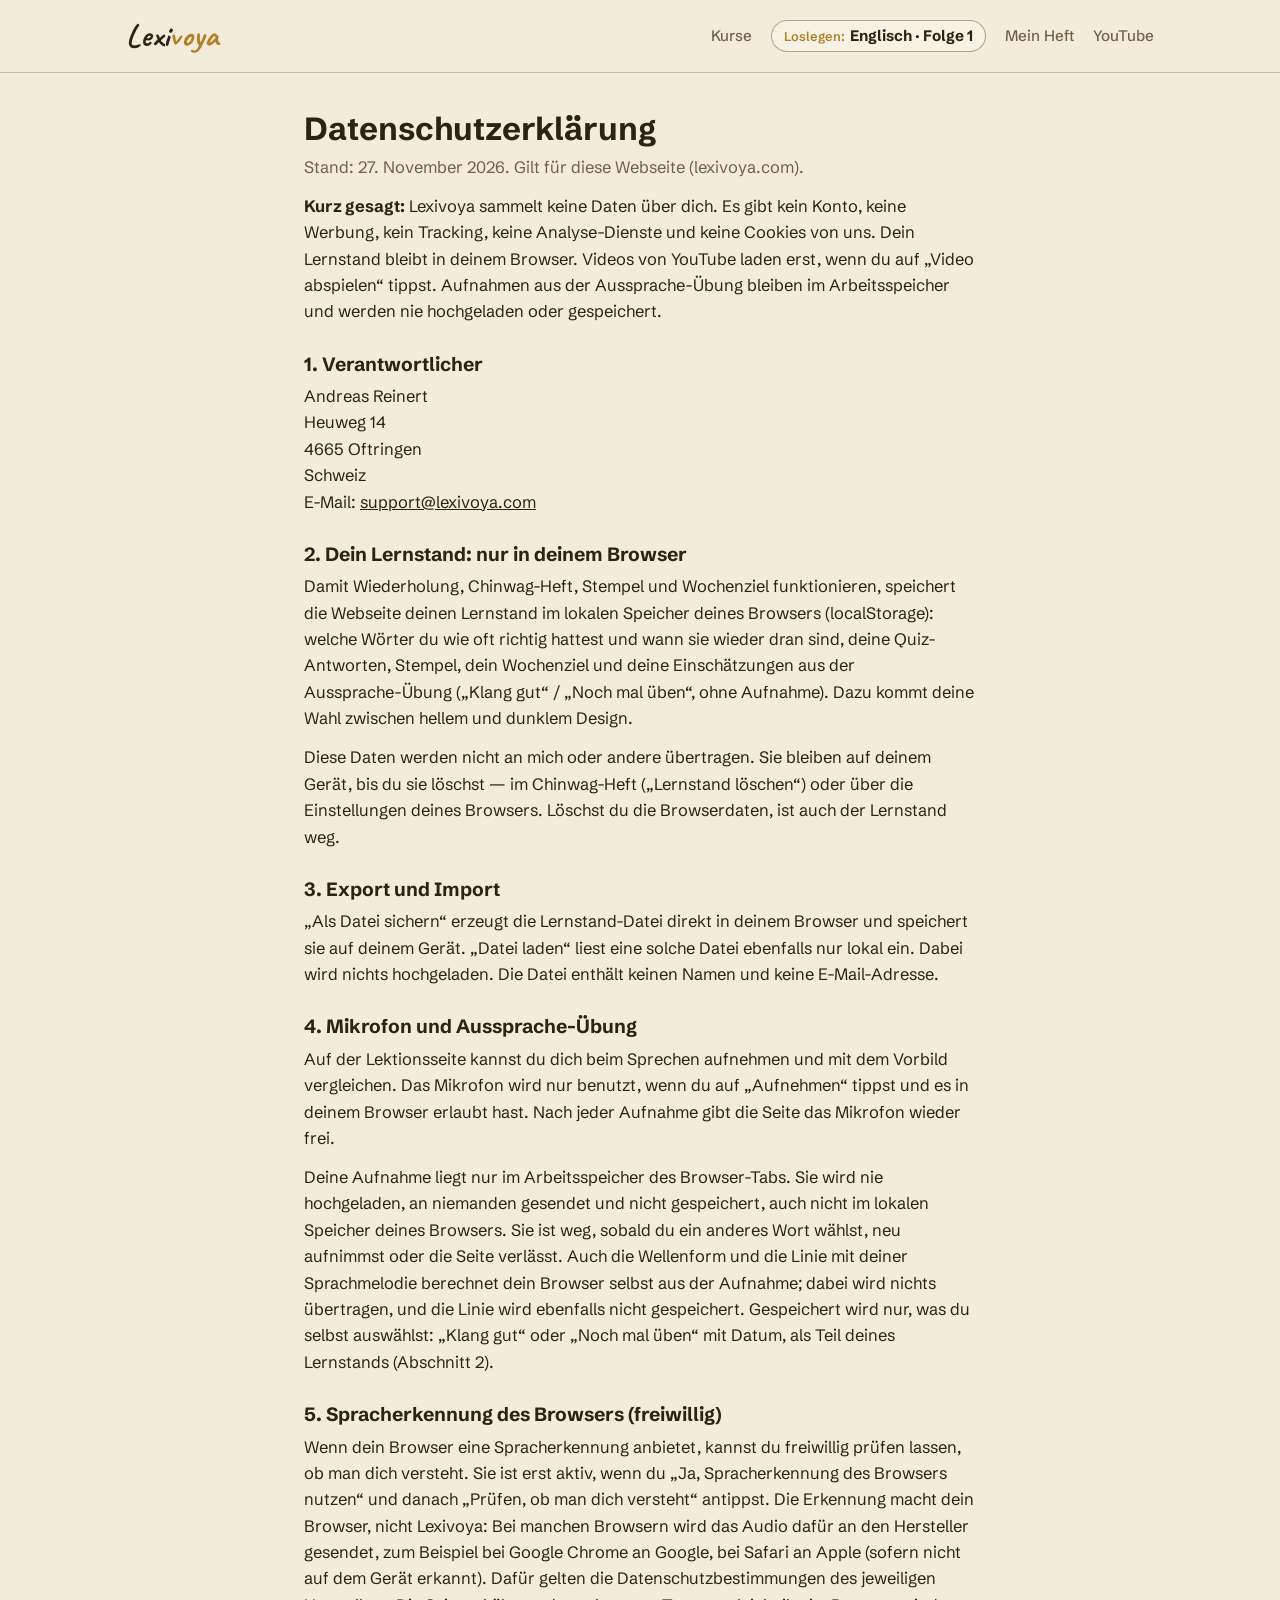
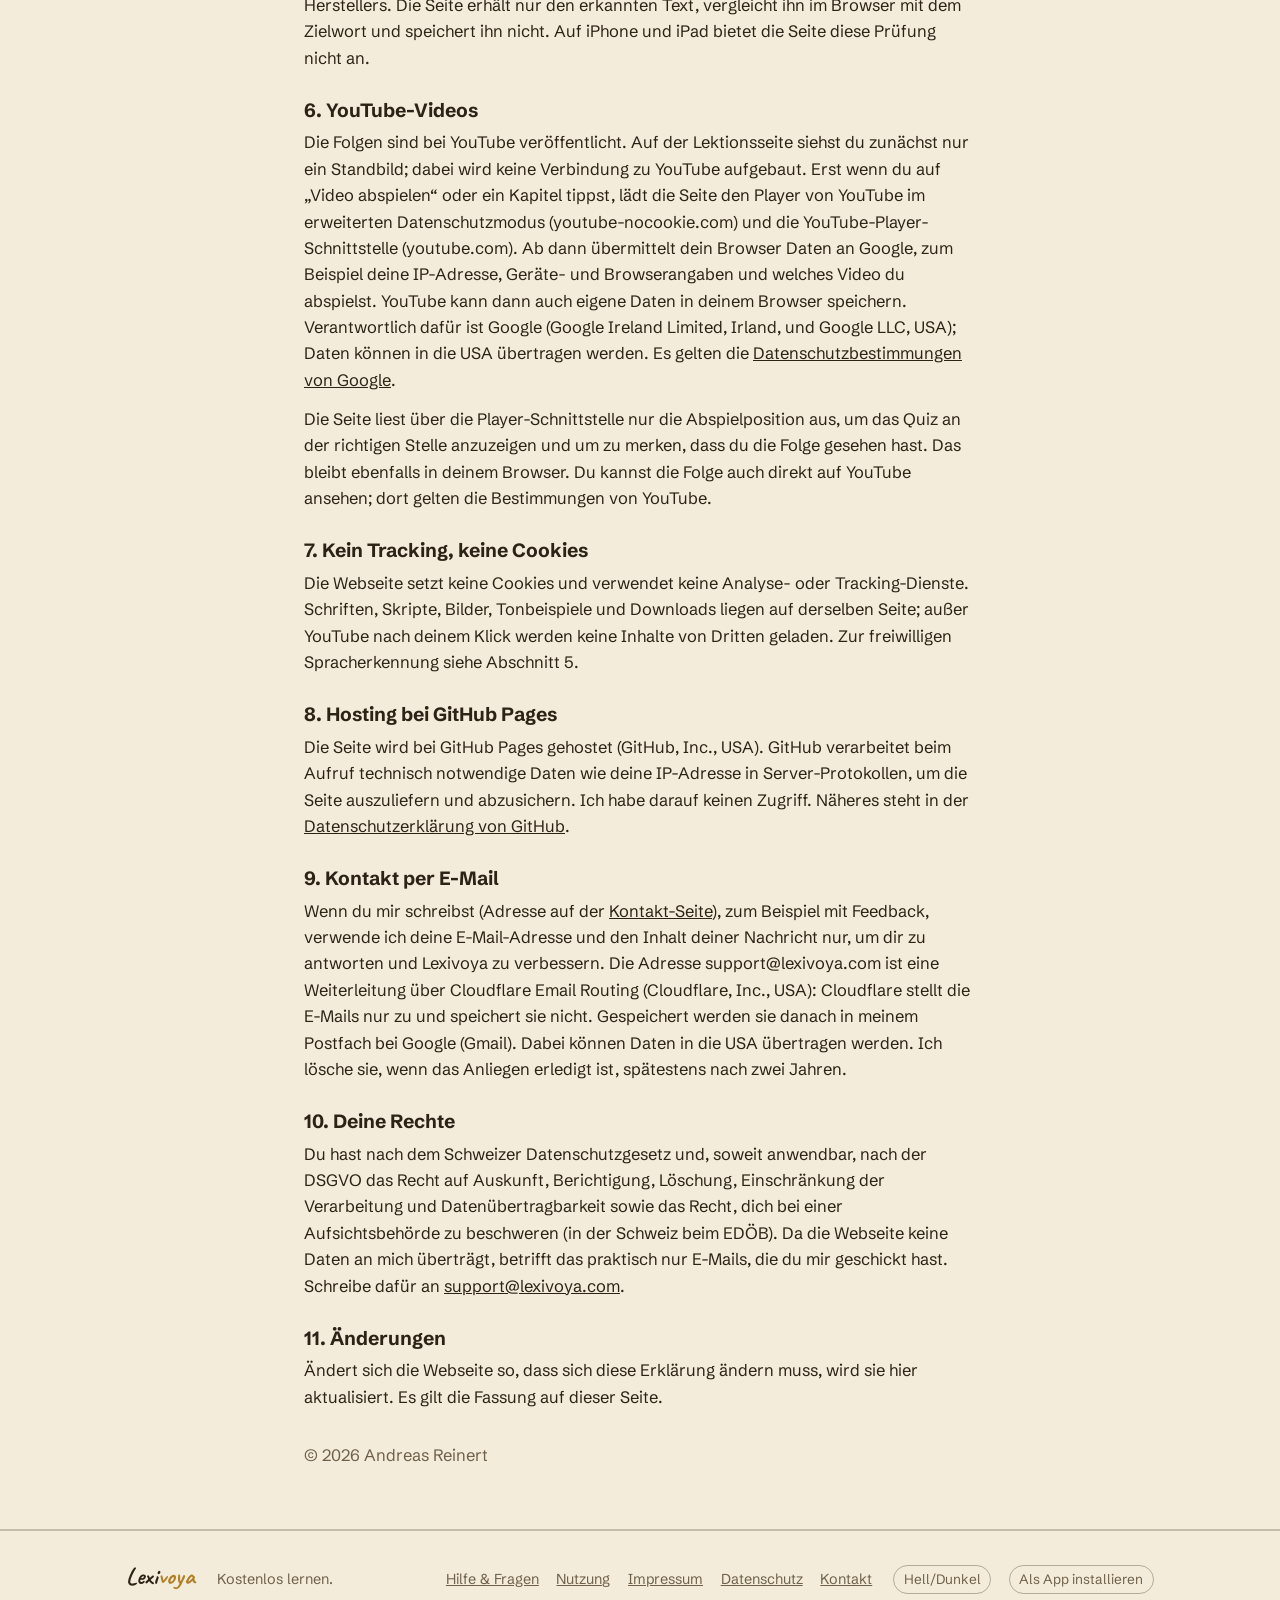
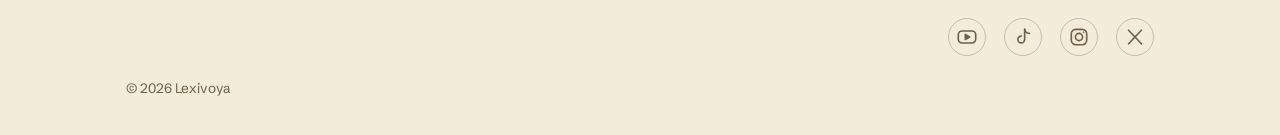
<file: datenschutz/index.html>
<!doctype html>
<html lang="de">
<head>
<meta charset="utf-8">
<meta name="viewport" content="width=device-width, initial-scale=1, viewport-fit=cover">
<title>Datenschutz · Lexivoya</title>
<meta name="description" content="Datenschutzerklärung von Lexivoya.">
<link rel="canonical" href="https://lexivoya.com/datenschutz/">
<meta name="color-scheme" content="light dark">
<meta name="theme-color" content="#f4ecda" media="(prefers-color-scheme: light)">
<meta name="theme-color" content="#211b10" media="(prefers-color-scheme: dark)">
<link rel="manifest" href="/manifest.webmanifest">
<link rel="icon" href="/favicon.ico" sizes="48x48">
<link rel="icon" href="/icons/favicon-32.png" sizes="32x32" type="image/png">
<link rel="icon" href="/icons/favicon-16.png" sizes="16x16" type="image/png">
<link rel="apple-touch-icon" href="/apple-touch-icon.png">
<meta name="msapplication-TileImage" content="/icons/icon-144.png">
<meta name="msapplication-TileColor" content="#211b10">
<meta name="apple-mobile-web-app-title" content="Lexivoya">
<meta name="apple-mobile-web-app-capable" content="yes">
<meta name="mobile-web-app-capable" content="yes">
<meta name="apple-mobile-web-app-status-bar-style" content="default">
<link rel="stylesheet" href="/css/vorlage.css?v=e524ae33d1">
<link rel="stylesheet" href="/css/lexivoya.css?v=e524ae33d1">
<script id="lexivoya-daten" type="application/json">{"kurse":[{"serie":"chinwag","name":"CHINWAG","sprache":"Englisch","richtung":"Deutsch → Englisch","niveau":"A1","staffel":"Staffel 1 · Fresh Start","folgen_geplant":8,"folgen":["A1-K01-S01","A1-K01-S02","A1-K01-S03","A1-K01-S04","A1-K01-S05","A1-K01-S06"],"plan":[{"nr":1,"id":"A1-K01-S01","titel":"Hello, Edinburgh","ab":"2026-11-28T08:00:00Z","thumb":"/bilder/chinwag-folge-1-thumb","url":"/chinwag/folge-1/","video":true},{"nr":2,"id":"A1-K01-S02","titel":"Where are you from?","ab":"2026-12-02T08:00:00Z","thumb":"/bilder/chinwag-folge-2-thumb","url":"/chinwag/folge-2/","video":true},{"nr":3,"id":"A1-K01-S03","titel":"What's your number?","ab":"2026-12-05T08:00:00Z","thumb":"/bilder/chinwag-folge-3-thumb","url":"/chinwag/folge-3/","video":true},{"nr":4,"id":"A1-K01-S04","titel":"What are you reading?","ab":"2026-12-09T08:00:00Z","thumb":"/bilder/chinwag-folge-4-thumb","url":"/chinwag/folge-4/","video":true},{"nr":5,"id":"A1-K01-S05","titel":"Monday to Sunday","ab":"2026-12-12T08:00:00Z","thumb":"/bilder/chinwag-folge-5-thumb","url":"/chinwag/folge-5/","video":true},{"nr":6,"id":"A1-K01-S06","titel":"Can I help you?","ab":"2026-12-16T08:00:00Z","thumb":"/bilder/chinwag-folge-6-thumb","url":"/chinwag/folge-6/","video":true}]}],"folgen":[{"id":"A1-K01-S01","kurs":"chinwag","nr":1,"titel":"Hello, Edinburgh","url":"/chinwag/folge-1/","dauer":918.8,"quiz":[{"id":"s08-02","t":744.71,"frage":"Es ist drei Uhr nachmittags. Du steigst in einen Bus. Wie grüßt du?","optionen":["Good morning.","Good afternoon.","Goodbye."],"richtig":1,"erklaerung":"„Good afternoon!“ Mit „goodbye“ wärst du schon wieder ausgestiegen, bevor der Bus losfährt."},{"id":"s08-04","t":770.0,"frage":"Jemand fragt dich: „How do you spell that?\" Was sollst du tun?","optionen":["Danke sagen.","Deinen Namen buchstabieren.","Eine Zahl nennen."],"richtig":1,"erklaerung":"buchstabieren. Und denk an die Falle: Das englische I klingt wie „ai“. Sonst heißt du am Ende Sophia."},{"id":"s08-06","t":796.85,"frage":"Mr MacLeod sagt: „Your key. Number seven.\" Welche Nummer hat Sofías Wohnung?","optionen":["Sechs.","Sieben.","Elf."],"richtig":1,"erklaerung":"sieben. „Seven.“ Im obersten Stock. Ohne Aufzug. Natürlich."}],"woerter":["hello","good-afternoon","please","sorry","thank-you","goodbye","good-morning","i-am","my-name-is","what-s-your-name","nice-to-meet-you","how-do-you-spell-that"]},{"id":"A1-K01-S02","kurs":"chinwag","nr":2,"titel":"Where are you from?","url":"/chinwag/folge-2/","dauer":750.5,"quiz":[{"id":"s08-02","t":595.66,"frage":"Jemand fragt dich: „Where are you from?“ Was passt?","optionen":["My name is Sofía.","I am from Spain.","Nice to meet you."],"richtig":1,"erklaerung":"„I am from Spain.“ Oder natürlich dein eigenes Land."},{"id":"s08-04","t":616.62,"frage":"Sofía kommt aus Spanien. Sie ist also …","optionen":["Spain.","Spanish.","Scottish."],"richtig":1,"erklaerung":"„Spanish.“ Mit großem S."},{"id":"s08-06","t":641.4,"frage":"Der Verkäufer fragt Sofía: „Are you Scottish?“ Was sagt sie?","optionen":["Yes, I am.","No, I'm not.","Fine day."],"richtig":1,"erklaerung":"„No, I'm not.“ Sofía ist Spanierin. Und „Fine day“ passt sowieso immer, nur nicht als Antwort."}],"woerter":["where-are-you-from","spain","i-am-from","and-you","scotland","are-you","no-i-m-not","spanish","scottish","germany","german","yes-i-am"]},{"id":"A1-K01-S03","kurs":"chinwag","nr":3,"titel":"What's your number?","url":"/chinwag/folge-3/","dauer":738.8,"quiz":[{"id":"s08-02","t":598.77,"frage":"Sofía fragt im Laden: „How much is it?“ Der Verkäufer sagt: „Ten pounds.“ Was kostet die SIM-Karte?","optionen":["Ten pounds.","Twelve pounds.","Twenty pounds."],"richtig":0,"erklaerung":"„Ten pounds.“ Zehn Pfund."},{"id":"s08-04","t":619.26,"frage":"Jemand spricht viel zu schnell. Was sagst du?","optionen":["Slowly, please.","Here you are.","Eleven."],"richtig":0,"erklaerung":"„Slowly, please.“ Oder: „Can you say that again?“"},{"id":"s08-06","t":641.0,"frage":"Wie sagt man die Null in einer Telefonnummer meistens?","optionen":["ten","oh","eleven"],"richtig":1,"erklaerung":"„oh“. Wie der Buchstabe O."}],"woerter":["how-much-is-it","pounds","here-you-are","phone-number","slowly-please","can-you-say-that-again","zero-ten","eleven","twelve","twenty","what-s-your-phone-number","it-is"]},{"id":"A1-K01-S04","kurs":"chinwag","nr":4,"titel":"What are you reading?","url":"/chinwag/folge-4/","dauer":695.2,"quiz":[{"id":"s08-02","t":548.11,"frage":"Morag fragt: „What are you reading?“ Was antwortest du?","optionen":["It is nine o'clock.","I am reading a book.","No, thank you."],"richtig":1,"erklaerung":"„I am reading a book.“ Ich lese ein Buch."},{"id":"s08-04","t":570.55,"frage":"Du willst wissen, wie spät es ist. Was fragst du?","optionen":["What's this?","What time is it?","What are you reading?"],"richtig":1,"erklaerung":"„What time is it?“ Und die Antwort: „It is nine o'clock.“"},{"id":"s08-06","t":593.08,"frage":"Morag bietet dir Tee an. Du möchtest keinen. Was sagst du?","optionen":["No, thank you.","No.","Yes, please."],"richtig":0,"erklaerung":"„No, thank you.“ In Schottland immer mit Dank."}],"woerter":["what-time-is-it","it-is-o-clock","what-are-you-reading","i-am-reading","book","tea","yes-please","this","that","what-s-this","it-is-a","no-thank-you"]},{"id":"A1-K01-S05","kurs":"chinwag","nr":5,"titel":"Monday to Sunday","url":"/chinwag/folge-5/","dauer":641.9,"quiz":[{"id":"s08-02","t":506.35,"frage":"Ein Buch heißt „Tea“. In welches Regal kommt es?","optionen":["Shelf P.","Shelf T.","Shelf D."],"richtig":1,"erklaerung":"„Shelf T.“ Denn „tea“ fängt mit „T“ an."},{"id":"s08-04","t":531.8,"frage":"An welchem Tag ist der Buchladen zu?","optionen":["Sunday. Closed.","Monday. Closed.","Sunday. Open."],"richtig":0,"erklaerung":"„Sunday. Closed.“ Am Sonntag ist der Laden zu."},{"id":"s08-06","t":555.76,"frage":"Heute ist „Tuesday“. Welcher Tag ist „tomorrow“, also morgen?","optionen":["Monday.","Thursday.","Wednesday."],"richtig":2,"erklaerung":"„Wednesday.“ Nach Dienstag kommt Mittwoch."}],"woerter":["monday","tuesday","wednesday","thursday","friday","saturday","sunday","closed","b-c-d-g-p-t","today","tomorrow","see-you-on"]},{"id":"A1-K01-S06","kurs":"chinwag","nr":6,"titel":"Can I help you?","url":"/chinwag/folge-6/","dauer":768.2,"quiz":[{"id":"s08-02","t":616.41,"frage":"Ein Kunde kommt in den Laden. Was sagst du zuerst?","optionen":["Anything else?","Can I help you?","That is all."],"richtig":1,"erklaerung":"„Can I help you?“ Damit bietest du Hilfe an."},{"id":"s08-04","t":641.26,"frage":"Hör genau hin. Wie schreibt man den Namen des Kunden?","optionen":["F, L, I, M, I, N, G.","F, L, A, M, I, N, G.","F, L, E, M, I, N, G."],"richtig":2,"erklaerung":"„F, L, E, M, I, N, G.“ Das englische E klingt wie unser I."},{"id":"s08-06","t":666.72,"frage":"Ein Kunde sucht ein Buch, aber ihr habt es nicht. Was sagst du höflich?","optionen":["It is over there.","Sorry, we do not have it.","Of course."],"richtig":1,"erklaerung":"„Sorry, we do not have it.“ Das ist ein höfliches Nein."}],"woerter":["can-i-help-you","i-am-looking-for","just-a-moment","it-is-over-there","upstairs","anything-else","sorry-we-do-not-have-it","can-you-spell-that-please","of-course","f-l-m-n-s","double","that-is-all"]}],"woerter":{"hello":{"en":"hello","de":"hallo","beispiel":"Hello, Edinburgh!","audio":"/audio/a1-k01-s01/hello.mp3","beispiel_audio":"/audio/a1-k01-s01/hello-beispiel.mp3"},"good-afternoon":{"en":"good afternoon","de":"guten Tag (nachmittags)","beispiel":"Good afternoon, Sofía!","audio":"/audio/a1-k01-s01/good-afternoon.mp3","beispiel_audio":"/audio/a1-k01-s01/good-afternoon-beispiel.mp3"},"please":{"en":"please","de":"bitte","beispiel":"Edinburgh, please.","audio":"/audio/a1-k01-s01/please.mp3","beispiel_audio":"/audio/a1-k01-s01/please-beispiel.mp3"},"sorry":{"en":"Sorry?","de":"Wie bitte?","beispiel":"Sorry? Cockburn Street?","audio":"/audio/a1-k01-s01/sorry.mp3","beispiel_audio":"/audio/a1-k01-s01/sorry-beispiel.mp3"},"thank-you":{"en":"thank you","de":"danke","beispiel":"Thank you, Mr MacLeod!","audio":"/audio/a1-k01-s01/thank-you.mp3","beispiel_audio":"/audio/a1-k01-s01/thank-you-beispiel.mp3"},"goodbye":{"en":"goodbye","de":"auf Wiedersehen","beispiel":"Goodbye, Mr MacLeod!","audio":"/audio/a1-k01-s01/goodbye.mp3","beispiel_audio":"/audio/a1-k01-s01/goodbye-beispiel.mp3"},"good-morning":{"en":"good morning","de":"guten Morgen","beispiel":"Good morning, Mr MacLeod!","audio":"/audio/a1-k01-s01/good-morning.mp3","beispiel_audio":"/audio/a1-k01-s01/good-morning-beispiel.mp3"},"i-am":{"en":"I am","de":"ich bin","beispiel":"I am Sofía.","audio":"/audio/a1-k01-s01/i-am.mp3","beispiel_audio":"/audio/a1-k01-s01/i-am-beispiel.mp3"},"my-name-is":{"en":"My name is …","de":"mein Name ist …","beispiel":"My name is Sofía Marín.","audio":"/audio/a1-k01-s01/my-name-is.mp3","beispiel_audio":"/audio/a1-k01-s01/my-name-is-beispiel.mp3"},"what-s-your-name":{"en":"What's your name?","de":"Wie heißt du? / Wie heißen Sie?","beispiel":"Hello! What's your name?","audio":"/audio/a1-k01-s01/what-s-your-name.mp3","beispiel_audio":"/audio/a1-k01-s01/what-s-your-name-beispiel.mp3"},"nice-to-meet-you":{"en":"Nice to meet you.","de":"Freut mich.","beispiel":"Hello, I'm Sofía. Nice to meet you.","audio":"/audio/a1-k01-s01/nice-to-meet-you.mp3","beispiel_audio":"/audio/a1-k01-s01/nice-to-meet-you-beispiel.mp3"},"how-do-you-spell-that":{"en":"How do you spell that?","de":"Wie schreibt man das?","beispiel":"Cockburn Street? How do you spell that?","audio":"/audio/a1-k01-s01/how-do-you-spell-that.mp3","beispiel_audio":"/audio/a1-k01-s01/how-do-you-spell-that-beispiel.mp3"},"where-are-you-from":{"en":"Where are you from?","de":"Woher kommst du? / Woher kommen Sie?","beispiel":"Hello! Where are you from?","audio":"/audio/a1-k01-s02/where-are-you-from.mp3","beispiel_audio":"/audio/a1-k01-s02/where-are-you-from-beispiel.mp3"},"spain":{"en":"Spain","de":"Spanien","beispiel":"Valencia, Spain.","audio":"/audio/a1-k01-s02/spain.mp3","beispiel_audio":"/audio/a1-k01-s02/spain-beispiel.mp3"},"i-am-from":{"en":"I am from …","de":"ich komme aus …","beispiel":"Hello, I am Sofía. I am from Spain.","audio":"/audio/a1-k01-s02/i-am-from.mp3","beispiel_audio":"/audio/a1-k01-s02/i-am-from-beispiel.mp3"},"and-you":{"en":"And you?","de":"Und du? / Und Sie?","beispiel":"I'm from Spain. And you?","audio":"/audio/a1-k01-s02/and-you.mp3","beispiel_audio":"/audio/a1-k01-s02/and-you-beispiel.mp3"},"scotland":{"en":"Scotland","de":"Schottland","beispiel":"Hello, Scotland!","audio":"/audio/a1-k01-s02/scotland.mp3","beispiel_audio":"/audio/a1-k01-s02/scotland-beispiel.mp3"},"are-you":{"en":"Are you …?","de":"Bist du …? / Sind Sie …?","beispiel":"Hello! Are you Sofía?","audio":"/audio/a1-k01-s02/are-you.mp3","beispiel_audio":"/audio/a1-k01-s02/are-you-beispiel.mp3"},"no-i-m-not":{"en":"No, I'm not.","de":"Nein, bin ich nicht.","beispiel":"Are you a student? No, I'm not.","audio":"/audio/a1-k01-s02/no-i-m-not.mp3","beispiel_audio":"/audio/a1-k01-s02/no-i-m-not-beispiel.mp3"},"spanish":{"en":"Spanish","de":"spanisch / Spanier, Spanierin","beispiel":"Sofía is Spanish.","audio":"/audio/a1-k01-s02/spanish.mp3","beispiel_audio":"/audio/a1-k01-s02/spanish-beispiel.mp3"},"scottish":{"en":"Scottish","de":"schottisch / Schotte, Schottin","beispiel":"Mr MacLeod is Scottish.","audio":"/audio/a1-k01-s02/scottish.mp3","beispiel_audio":"/audio/a1-k01-s02/scottish-beispiel.mp3"},"germany":{"en":"Germany","de":"Deutschland","beispiel":"I'm from Germany.","audio":"/audio/a1-k01-s02/germany.mp3","beispiel_audio":"/audio/a1-k01-s02/germany-beispiel.mp3"},"german":{"en":"German","de":"deutsch / Deutsche, Deutscher","beispiel":"Are you German?","audio":"/audio/a1-k01-s02/german.mp3","beispiel_audio":"/audio/a1-k01-s02/german-beispiel.mp3"},"yes-i-am":{"en":"Yes, I am.","de":"Ja, bin ich.","beispiel":"Are you Spanish? Yes, I am.","audio":"/audio/a1-k01-s02/yes-i-am.mp3","beispiel_audio":"/audio/a1-k01-s02/yes-i-am-beispiel.mp3"},"how-much-is-it":{"en":"How much is it?","de":"Was kostet das?","beispiel":"Milk, please. How much is it?","audio":"/audio/a1-k01-s03/how-much-is-it.mp3","beispiel_audio":"/audio/a1-k01-s03/how-much-is-it-beispiel.mp3"},"pounds":{"en":"pounds","de":"Pfund","beispiel":"Ten pounds, please.","audio":"/audio/a1-k01-s03/pounds.mp3","beispiel_audio":"/audio/a1-k01-s03/pounds-beispiel.mp3"},"here-you-are":{"en":"Here you are.","de":"Bitte schön. (beim Geben)","beispiel":"Ten pounds. Here you are.","audio":"/audio/a1-k01-s03/here-you-are.mp3","beispiel_audio":"/audio/a1-k01-s03/here-you-are-beispiel.mp3"},"phone-number":{"en":"phone number","de":"Telefonnummer","beispiel":"My phone number is oh seven seven oh oh.","audio":"/audio/a1-k01-s03/phone-number.mp3","beispiel_audio":"/audio/a1-k01-s03/phone-number-beispiel.mp3"},"slowly-please":{"en":"Slowly, please.","de":"Langsam, bitte.","beispiel":"Sorry? Slowly, please.","audio":"/audio/a1-k01-s03/slowly-please.mp3","beispiel_audio":"/audio/a1-k01-s03/slowly-please-beispiel.mp3"},"can-you-say-that-again":{"en":"Can you say that again?","de":"Kannst du das noch einmal sagen?","beispiel":"Sorry? Can you say that again?","audio":"/audio/a1-k01-s03/can-you-say-that-again.mp3","beispiel_audio":"/audio/a1-k01-s03/can-you-say-that-again-beispiel.mp3","melodie":{"wort":"steigend","satz":"steigend"}},"zero-ten":{"en":"zero – ten","de":"null bis zehn","beispiel":"Oh seven seven oh oh.","audio":"/audio/a1-k01-s03/zero-ten.mp3","beispiel_audio":"/audio/a1-k01-s03/zero-ten-beispiel.mp3"},"eleven":{"en":"eleven","de":"elf","beispiel":"Eleven pounds.","audio":"/audio/a1-k01-s03/eleven.mp3","beispiel_audio":"/audio/a1-k01-s03/eleven-beispiel.mp3"},"twelve":{"en":"twelve","de":"zwölf","beispiel":"Twelve pounds, please.","audio":"/audio/a1-k01-s03/twelve.mp3","beispiel_audio":"/audio/a1-k01-s03/twelve-beispiel.mp3"},"twenty":{"en":"twenty","de":"zwanzig","beispiel":"Twenty pounds.","audio":"/audio/a1-k01-s03/twenty.mp3","beispiel_audio":"/audio/a1-k01-s03/twenty-beispiel.mp3"},"what-s-your-phone-number":{"en":"What's your phone number?","de":"Wie ist deine Telefonnummer?","beispiel":"Hello, Mr MacLeod. What's your phone number?","audio":"/audio/a1-k01-s03/what-s-your-phone-number.mp3","beispiel_audio":"/audio/a1-k01-s03/what-s-your-phone-number-beispiel.mp3"},"it-is":{"en":"It is …","de":"Es ist … / Sie ist …","beispiel":"It is ten pounds.","audio":"/audio/a1-k01-s03/it-is.mp3","beispiel_audio":"/audio/a1-k01-s03/it-is-beispiel.mp3"},"what-time-is-it":{"en":"What time is it?","de":"Wie spät ist es?","beispiel":"Hello, Mr MacLeod. What time is it?","audio":"/audio/a1-k01-s04/what-time-is-it.mp3","beispiel_audio":"/audio/a1-k01-s04/what-time-is-it-beispiel.mp3"},"it-is-o-clock":{"en":"It is … o'clock.","de":"Es ist … Uhr.","beispiel":"It is ten o'clock.","audio":"/audio/a1-k01-s04/it-is-o-clock.mp3","beispiel_audio":"/audio/a1-k01-s04/it-is-o-clock-beispiel.mp3"},"what-are-you-reading":{"en":"What are you reading?","de":"Was liest du?","beispiel":"Hello, Sofía. What are you reading?","audio":"/audio/a1-k01-s04/what-are-you-reading.mp3","beispiel_audio":"/audio/a1-k01-s04/what-are-you-reading-beispiel.mp3"},"i-am-reading":{"en":"I am reading …","de":"Ich lese …","beispiel":"I am reading a book.","audio":"/audio/a1-k01-s04/i-am-reading.mp3","beispiel_audio":"/audio/a1-k01-s04/i-am-reading-beispiel.mp3"},"book":{"en":"book","de":"Buch","beispiel":"I am reading a book.","audio":"/audio/a1-k01-s04/book.mp3","beispiel_audio":"/audio/a1-k01-s04/book-beispiel.mp3"},"tea":{"en":"tea","de":"Tee","beispiel":"Tea, please.","audio":"/audio/a1-k01-s04/tea.mp3","beispiel_audio":"/audio/a1-k01-s04/tea-beispiel.mp3"},"yes-please":{"en":"Yes, please.","de":"Ja, bitte.","beispiel":"Tea? Yes, please.","audio":"/audio/a1-k01-s04/yes-please.mp3","beispiel_audio":"/audio/a1-k01-s04/yes-please-beispiel.mp3"},"this":{"en":"this","de":"das (hier), dies","beispiel":"This is my book.","audio":"/audio/a1-k01-s04/this.mp3","beispiel_audio":"/audio/a1-k01-s04/this-beispiel.mp3"},"that":{"en":"that","de":"das (dort)","beispiel":"That is the shop.","audio":"/audio/a1-k01-s04/that.mp3","beispiel_audio":"/audio/a1-k01-s04/that-beispiel.mp3"},"what-s-this":{"en":"What's this?","de":"Was ist das?","beispiel":"Sorry. What's this?","audio":"/audio/a1-k01-s04/what-s-this.mp3","beispiel_audio":"/audio/a1-k01-s04/what-s-this-beispiel.mp3"},"it-is-a":{"en":"It is a …","de":"Es ist ein … / eine …","beispiel":"It is a book.","audio":"/audio/a1-k01-s04/it-is-a.mp3","beispiel_audio":"/audio/a1-k01-s04/it-is-a-beispiel.mp3"},"no-thank-you":{"en":"No, thank you.","de":"Nein, danke.","beispiel":"Tea? No, thank you.","audio":"/audio/a1-k01-s04/no-thank-you.mp3","beispiel_audio":"/audio/a1-k01-s04/no-thank-you-beispiel.mp3"},"monday":{"en":"Monday","de":"Montag","beispiel":"Monday, nine o'clock.","audio":"/audio/a1-k01-s05/monday.mp3","beispiel_audio":"/audio/a1-k01-s05/monday-beispiel.mp3"},"tuesday":{"en":"Tuesday","de":"Dienstag","beispiel":"Hello, Morag. It is Tuesday.","audio":"/audio/a1-k01-s05/tuesday.mp3","beispiel_audio":"/audio/a1-k01-s05/tuesday-beispiel.mp3"},"wednesday":{"en":"Wednesday","de":"Mittwoch","beispiel":"It is Wednesday. Fine day!","audio":"/audio/a1-k01-s05/wednesday.mp3","beispiel_audio":"/audio/a1-k01-s05/wednesday-beispiel.mp3"},"thursday":{"en":"Thursday","de":"Donnerstag","beispiel":"Thursday, ten o'clock.","audio":"/audio/a1-k01-s05/thursday.mp3","beispiel_audio":"/audio/a1-k01-s05/thursday-beispiel.mp3"},"friday":{"en":"Friday","de":"Freitag","beispiel":"It is Friday. Tea, please.","audio":"/audio/a1-k01-s05/friday.mp3","beispiel_audio":"/audio/a1-k01-s05/friday-beispiel.mp3"},"saturday":{"en":"Saturday","de":"Samstag","beispiel":"It is Saturday, Sofía.","audio":"/audio/a1-k01-s05/saturday.mp3","beispiel_audio":"/audio/a1-k01-s05/saturday-beispiel.mp3"},"sunday":{"en":"Sunday","de":"Sonntag","beispiel":"It is Sunday.","audio":"/audio/a1-k01-s05/sunday.mp3","beispiel_audio":"/audio/a1-k01-s05/sunday-beispiel.mp3"},"closed":{"en":"closed","de":"geschlossen, zu","beispiel":"Sunday. The shop is closed.","audio":"/audio/a1-k01-s05/closed.mp3","beispiel_audio":"/audio/a1-k01-s05/closed-beispiel.mp3"},"b-c-d-g-p-t":{"en":"B – C – D – G – P – T","de":"die Buchstaben B, C, D, G, P, T","beispiel":"Shelf B. Shelf D.","audio":"/audio/a1-k01-s05/b-c-d-g-p-t.mp3","beispiel_audio":"/audio/a1-k01-s05/b-c-d-g-p-t-beispiel.mp3"},"today":{"en":"today","de":"heute","beispiel":"Today is Saturday.","audio":"/audio/a1-k01-s05/today.mp3","beispiel_audio":"/audio/a1-k01-s05/today-beispiel.mp3"},"tomorrow":{"en":"tomorrow","de":"morgen","beispiel":"Tomorrow is Monday.","audio":"/audio/a1-k01-s05/tomorrow.mp3","beispiel_audio":"/audio/a1-k01-s05/tomorrow-beispiel.mp3"},"see-you-on":{"en":"See you on …","de":"Bis … / Wir sehen uns am …","beispiel":"See you on Friday, Morag.","audio":"/audio/a1-k01-s05/see-you-on.mp3","beispiel_audio":"/audio/a1-k01-s05/see-you-on-beispiel.mp3"},"can-i-help-you":{"en":"Can I help you?","de":"Kann ich Ihnen helfen?","beispiel":"Good morning. Can I help you?","audio":"/audio/a1-k01-s06/can-i-help-you.mp3","beispiel_audio":"/audio/a1-k01-s06/can-i-help-you-beispiel.mp3","melodie":{"wort":"steigend","satz":"steigend"}},"i-am-looking-for":{"en":"I am looking for …","de":"Ich suche …","beispiel":"I am looking for Morag.","audio":"/audio/a1-k01-s06/i-am-looking-for.mp3","beispiel_audio":"/audio/a1-k01-s06/i-am-looking-for-beispiel.mp3"},"just-a-moment":{"en":"Just a moment.","de":"Einen Moment.","beispiel":"Tea? Just a moment.","audio":"/audio/a1-k01-s06/just-a-moment.mp3","beispiel_audio":"/audio/a1-k01-s06/just-a-moment-beispiel.mp3"},"it-is-over-there":{"en":"It is over there.","de":"Es ist dort drüben.","beispiel":"The ladder? It is over there.","audio":"/audio/a1-k01-s06/it-is-over-there.mp3","beispiel_audio":"/audio/a1-k01-s06/it-is-over-there-beispiel.mp3"},"upstairs":{"en":"upstairs","de":"oben, eine Treppe höher","beispiel":"Morag is upstairs.","audio":"/audio/a1-k01-s06/upstairs.mp3","beispiel_audio":"/audio/a1-k01-s06/upstairs-beispiel.mp3"},"anything-else":{"en":"Anything else?","de":"Sonst noch etwas?","beispiel":"Here you are. Anything else?","audio":"/audio/a1-k01-s06/anything-else.mp3","beispiel_audio":"/audio/a1-k01-s06/anything-else-beispiel.mp3","melodie":{"wort":"steigend","satz":"steigend"}},"sorry-we-do-not-have-it":{"en":"Sorry, we do not have it.","de":"Tut mir leid, das haben wir nicht.","beispiel":"Milk? Sorry, we do not have it.","audio":"/audio/a1-k01-s06/sorry-we-do-not-have-it.mp3","beispiel_audio":"/audio/a1-k01-s06/sorry-we-do-not-have-it-beispiel.mp3"},"can-you-spell-that-please":{"en":"Can you spell that, please?","de":"Können Sie das bitte buchstabieren?","beispiel":"Sorry? Can you spell that, please?","audio":"/audio/a1-k01-s06/can-you-spell-that-please.mp3","beispiel_audio":"/audio/a1-k01-s06/can-you-spell-that-please-beispiel.mp3","melodie":{"wort":"steigend","satz":"steigend"}},"of-course":{"en":"Of course.","de":"Natürlich. / Klar.","beispiel":"Milk? Yes, of course.","audio":"/audio/a1-k01-s06/of-course.mp3","beispiel_audio":"/audio/a1-k01-s06/of-course-beispiel.mp3"},"f-l-m-n-s":{"en":"F – L – M – N – S","de":"die Buchstaben F, L, M, N, S","beispiel":"Fleming. F, L, E, M, I, N, G.","audio":"/audio/a1-k01-s06/f-l-m-n-s.mp3","beispiel_audio":"/audio/a1-k01-s06/f-l-m-n-s-beispiel.mp3"},"double":{"en":"double","de":"doppelt","beispiel":"Mill. M, I, double L.","audio":"/audio/a1-k01-s06/double.mp3","beispiel_audio":"/audio/a1-k01-s06/double-beispiel.mp3"},"that-is-all":{"en":"That is all.","de":"Das ist alles.","beispiel":"Tea, please. That is all.","audio":"/audio/a1-k01-s06/that-is-all.mp3","beispiel_audio":"/audio/a1-k01-s06/that-is-all-beispiel.mp3"}},"kompetenzen":[{"ziel":"Auf Englisch grüßen und dich verabschieden — passend zur Tageszeit","kannst":"Du kannst auf Englisch grüßen und dich verabschieden — passend zur Tageszeit.","woerter":["hello","good-morning","good-afternoon","goodbye"],"kurs":"chinwag","folge":"A1-K01-S01"},{"ziel":"Dich auf Englisch vorstellen","kannst":"Du kannst dich auf Englisch vorstellen.","woerter":["i-am","my-name-is","nice-to-meet-you"],"kurs":"chinwag","folge":"A1-K01-S01"},{"ziel":"Nach einem Namen fragen und um Buchstabieren bitten","kannst":"Du kannst nach einem Namen fragen und darum bitten, ihn zu buchstabieren.","woerter":["what-s-your-name","how-do-you-spell-that"],"kurs":"chinwag","folge":"A1-K01-S01"},{"ziel":"Höflich bitten, danken und nachfragen","kannst":"Du kannst höflich bitten, danken und nachfragen, wenn du etwas nicht verstanden hast.","woerter":["please","thank-you","sorry"],"kurs":"chinwag","folge":"A1-K01-S01"},{"ziel":"Sagen, woher du kommst, und danach fragen","kannst":"Du kannst sagen, woher du kommst, danach fragen und die Frage zurückgeben.","woerter":["where-are-you-from","i-am-from","and-you"],"kurs":"chinwag","folge":"A1-K01-S02"},{"ziel":"Drei Länder auf Englisch nennen","kannst":"Du kannst Spanien, Schottland und Deutschland auf Englisch nennen.","woerter":["spain","scotland","germany"],"kurs":"chinwag","folge":"A1-K01-S02"},{"ziel":"Die passende Nationalität sagen","kannst":"Du kannst die passende Nationalität sagen und weißt, dass man sie im Englischen groß schreibt.","woerter":["spanish","scottish","german"],"kurs":"chinwag","folge":"A1-K01-S02"},{"ziel":"Mit Ja oder Nein kurz antworten","kannst":"Du kannst mit „Are you …?“ nachfragen und kurz mit Ja oder Nein antworten.","woerter":["are-you","yes-i-am","no-i-m-not"],"kurs":"chinwag","folge":"A1-K01-S02"},{"ziel":"Die Zahlen von 0 bis 20 verstehen und sagen","kannst":"Du kannst die Zahlen von null bis zwanzig verstehen und bis zwölf sagen.","woerter":["zero-ten","eleven","twelve","twenty"],"kurs":"chinwag","folge":"A1-K01-S03"},{"ziel":"Nach dem Preis fragen und bezahlen","kannst":"Du kannst nach dem Preis fragen, einen Preis in Pfund verstehen und etwas überreichen.","woerter":["how-much-is-it","pounds","here-you-are"],"kurs":"chinwag","folge":"A1-K01-S03"},{"ziel":"Eine Telefonnummer erfragen und nennen","kannst":"Du kannst nach einer Telefonnummer fragen und deine eigene nennen.","woerter":["phone-number","what-s-your-phone-number","it-is"],"kurs":"chinwag","folge":"A1-K01-S03"},{"ziel":"Um langsames Sprechen und Wiederholung bitten","kannst":"Du kannst bitten, langsamer zu sprechen oder etwas zu wiederholen.","woerter":["slowly-please","can-you-say-that-again"],"kurs":"chinwag","folge":"A1-K01-S03"},{"ziel":"Nach der Uhrzeit fragen und sie sagen","kannst":"Du kannst fragen, wie spät es ist, und die volle Stunde sagen.","woerter":["what-time-is-it","it-is-o-clock"],"kurs":"chinwag","folge":"A1-K01-S04"},{"ziel":"Sagen, was man liest","kannst":"Du kannst fragen, was jemand liest, und sagen, was du selbst liest.","woerter":["what-are-you-reading","i-am-reading","book"],"kurs":"chinwag","folge":"A1-K01-S04"},{"ziel":"Nach Dingen fragen und sie benennen","kannst":"Du kannst nach einem Ding fragen und es benennen, nah mit „this“, fern mit „that“.","woerter":["what-s-this","it-is-a","this","that"],"kurs":"chinwag","folge":"A1-K01-S04"},{"ziel":"Etwas annehmen oder höflich ablehnen","kannst":"Du kannst Tee annehmen oder höflich ablehnen.","woerter":["tea","yes-please","no-thank-you"],"kurs":"chinwag","folge":"A1-K01-S04"},{"ziel":"Die Wochentage verstehen und sagen","kannst":"Du kannst alle sieben Wochentage verstehen und sagen.","woerter":["monday","tuesday","wednesday","thursday","friday","saturday","sunday"],"kurs":"chinwag","folge":"A1-K01-S05"},{"ziel":"Heute und morgen sagen","kannst":"Du kannst sagen, welcher Tag heute ist und welcher morgen ist.","woerter":["today","tomorrow"],"kurs":"chinwag","folge":"A1-K01-S05"},{"ziel":"Sich verabschieden und sagen, wann ein Laden zu ist","kannst":"Du kannst dich mit „See you on …“ verabschieden und sagen, dass ein Laden zu ist.","woerter":["see-you-on","closed"],"kurs":"chinwag","folge":"A1-K01-S05"},{"ziel":"Die Buchstaben B C D G P T","kannst":"Du kannst die Buchstaben B, C, D, G, P und T hören und sagen.","woerter":["b-c-d-g-p-t"],"kurs":"chinwag","folge":"A1-K01-S05"},{"ziel":"Im Laden Hilfe anbieten","kannst":"Du kannst im Laden Hilfe anbieten und fragen, ob noch etwas fehlt.","woerter":["can-i-help-you","just-a-moment","anything-else","that-is-all"],"kurs":"chinwag","folge":"A1-K01-S06"},{"ziel":"Sagen, was du suchst und wo etwas ist","kannst":"Du kannst sagen, was du suchst, und zeigen, wo etwas ist.","woerter":["i-am-looking-for","it-is-over-there","upstairs"],"kurs":"chinwag","folge":"A1-K01-S06"},{"ziel":"Höflich Nein sagen","kannst":"Du kannst höflich sagen, dass etwas fehlt, und „natürlich“ sagen.","woerter":["sorry-we-do-not-have-it","of-course"],"kurs":"chinwag","folge":"A1-K01-S06"},{"ziel":"Buchstabieren lassen: F L M N S und double","kannst":"Du kannst um Buchstabieren bitten und F, L, M, N, S und „double“ hören und sagen.","woerter":["can-you-spell-that-please","f-l-m-n-s","double"],"kurs":"chinwag","folge":"A1-K01-S06"}]}</script>
<script src="/js/lernstand.js?v=e524ae33d1"></script>
</head>
<body>
<header><div class="wrap nav">
  <a class="wordmark" href="/" aria-label="Lexivoya — zur Startseite">Lexi<span>voya</span></a>
  <nav aria-label="Hauptnavigation">
    <a href="/kurse/">Kurse</a>
    <a class="weiter" href="/kurse/#chinwag" title="Englisch · A1 · CHINWAG" data-weiter><small>Loslegen:</small> <span>Englisch</span></a>
    <a href="/heft/">Mein Heft</a>
    <a href="https://www.youtube.com/@Lexivoya" target="_blank" rel="noopener">YouTube</a>
  </nav>
</div></header>

<main id="top">
<div class="wrap recht">
  <h1>Datenschutzerklärung</h1>
  <p class="muted">Stand: 27. November 2026. Gilt für diese Webseite (lexivoya.com).</p>

  <p><b>Kurz gesagt:</b> Lexivoya sammelt keine Daten über dich. Es gibt kein Konto, keine Werbung, kein Tracking, keine Analyse-Dienste und keine Cookies von uns. Dein Lernstand bleibt in deinem Browser. Videos von YouTube laden erst, wenn du auf „Video abspielen“ tippst. Aufnahmen aus der Aussprache-Übung bleiben im Arbeitsspeicher und werden nie hochgeladen oder gespeichert.</p>

  <h2>1. Verantwortlicher</h2>
  <address>
    Andreas Reinert<br>
    Heuweg 14<br>
    4665 Oftringen<br>
    Schweiz<br>
    E-Mail: <a href="mailto:support@lexivoya.com">support@lexivoya.com</a>
  </address>

  <h2>2. Dein Lernstand: nur in deinem Browser</h2>
  <p>Damit Wiederholung, Chinwag-Heft, Stempel und Wochenziel funktionieren, speichert die Webseite deinen Lernstand im lokalen Speicher deines Browsers (localStorage): welche Wörter du wie oft richtig hattest und wann sie wieder dran sind, deine Quiz-Antworten, Stempel, dein Wochenziel und deine Einschätzungen aus der Aussprache-Übung („Klang gut“ / „Noch mal üben“, ohne Aufnahme). Dazu kommt deine Wahl zwischen hellem und dunklem Design.</p>
  <p>Diese Daten werden nicht an mich oder andere übertragen. Sie bleiben auf deinem Gerät, bis du sie löschst — im Chinwag-Heft („Lernstand löschen“) oder über die Einstellungen deines Browsers. Löschst du die Browserdaten, ist auch der Lernstand weg.</p>

  <h2>3. Export und Import</h2>
  <p>„Als Datei sichern“ erzeugt die Lernstand-Datei direkt in deinem Browser und speichert sie auf deinem Gerät. „Datei laden“ liest eine solche Datei ebenfalls nur lokal ein. Dabei wird nichts hochgeladen. Die Datei enthält keinen Namen und keine E-Mail-Adresse.</p>

  <h2>4. Mikrofon und Aussprache-Übung</h2>
  <p>Auf der Lektionsseite kannst du dich beim Sprechen aufnehmen und mit dem Vorbild vergleichen. Das Mikrofon wird nur benutzt, wenn du auf „Aufnehmen“ tippst und es in deinem Browser erlaubt hast. Nach jeder Aufnahme gibt die Seite das Mikrofon wieder frei.</p>
  <p>Deine Aufnahme liegt nur im Arbeitsspeicher des Browser-Tabs. Sie wird nie hochgeladen, an niemanden gesendet und nicht gespeichert, auch nicht im lokalen Speicher deines Browsers. Sie ist weg, sobald du ein anderes Wort wählst, neu aufnimmst oder die Seite verlässt. Auch die Wellenform und die Linie mit deiner Sprachmelodie berechnet dein Browser selbst aus der Aufnahme; dabei wird nichts übertragen, und die Linie wird ebenfalls nicht gespeichert. Gespeichert wird nur, was du selbst auswählst: „Klang gut“ oder „Noch mal üben“ mit Datum, als Teil deines Lernstands (Abschnitt 2).</p>

  <h2>5. Spracherkennung des Browsers (freiwillig)</h2>
  <p>Wenn dein Browser eine Spracherkennung anbietet, kannst du freiwillig prüfen lassen, ob man dich versteht. Sie ist erst aktiv, wenn du „Ja, Spracherkennung des Browsers nutzen“ und danach „Prüfen, ob man dich versteht“ antippst. Die Erkennung macht dein Browser, nicht Lexivoya: Bei manchen Browsern wird das Audio dafür an den Hersteller gesendet, zum Beispiel bei Google Chrome an Google, bei Safari an Apple (sofern nicht auf dem Gerät erkannt). Dafür gelten die Datenschutzbestimmungen des jeweiligen Herstellers. Die Seite erhält nur den erkannten Text, vergleicht ihn im Browser mit dem Zielwort und speichert ihn nicht. Auf iPhone und iPad bietet die Seite diese Prüfung nicht an.</p>

  <h2>6. YouTube-Videos</h2>
  <p>Die Folgen sind bei YouTube veröffentlicht. Auf der Lektionsseite siehst du zunächst nur ein Standbild; dabei wird keine Verbindung zu YouTube aufgebaut. Erst wenn du auf „Video abspielen“ oder ein Kapitel tippst, lädt die Seite den Player von YouTube im erweiterten Datenschutzmodus (youtube-nocookie.com) und die YouTube-Player-Schnittstelle (youtube.com). Ab dann übermittelt dein Browser Daten an Google, zum Beispiel deine IP-Adresse, Geräte- und Browserangaben und welches Video du abspielst. YouTube kann dann auch eigene Daten in deinem Browser speichern. Verantwortlich dafür ist Google (Google Ireland Limited, Irland, und Google LLC, USA); Daten können in die USA übertragen werden. Es gelten die <a href="https://policies.google.com/privacy?hl=de" target="_blank" rel="noopener">Datenschutzbestimmungen von Google</a>.</p>
  <p>Die Seite liest über die Player-Schnittstelle nur die Abspielposition aus, um das Quiz an der richtigen Stelle anzuzeigen und um zu merken, dass du die Folge gesehen hast. Das bleibt ebenfalls in deinem Browser. Du kannst die Folge auch direkt auf YouTube ansehen; dort gelten die Bestimmungen von YouTube.</p>

  <h2>7. Kein Tracking, keine Cookies</h2>
  <p>Die Webseite setzt keine Cookies und verwendet keine Analyse- oder Tracking-Dienste. Schriften, Skripte, Bilder, Tonbeispiele und Downloads liegen auf derselben Seite; außer YouTube nach deinem Klick werden keine Inhalte von Dritten geladen. Zur freiwilligen Spracherkennung siehe Abschnitt 5.</p>

  <h2>8. Hosting bei GitHub Pages</h2>
  <p>Die Seite wird bei GitHub Pages gehostet (GitHub, Inc., USA). GitHub verarbeitet beim Aufruf technisch notwendige Daten wie deine IP-Adresse in Server-Protokollen, um die Seite auszuliefern und abzusichern. Ich habe darauf keinen Zugriff. Näheres steht in der <a href="https://docs.github.com/de/site-policy/privacy-policies/github-general-privacy-statement" target="_blank" rel="noopener">Datenschutzerklärung von GitHub</a>.</p>

  <h2 id="kontakt-email">9. Kontakt per E-Mail</h2>
  <p>Wenn du mir schreibst (Adresse auf der <a href="/kontakt/">Kontakt-Seite</a>), zum Beispiel mit Feedback, verwende ich deine E-Mail-Adresse und den Inhalt deiner Nachricht nur, um dir zu antworten und Lexivoya zu verbessern. Die Adresse support@lexivoya.com ist eine Weiterleitung über Cloudflare Email Routing (Cloudflare, Inc., USA): Cloudflare stellt die E-Mails nur zu und speichert sie nicht. Gespeichert werden sie danach in meinem Postfach bei Google (Gmail). Dabei können Daten in die USA übertragen werden. Ich lösche sie, wenn das Anliegen erledigt ist, spätestens nach zwei Jahren.</p>

  <h2>10. Deine Rechte</h2>
  <p>Du hast nach dem Schweizer Datenschutzgesetz und, soweit anwendbar, nach der DSGVO das Recht auf Auskunft, Berichtigung, Löschung, Einschränkung der Verarbeitung und Datenübertragbarkeit sowie das Recht, dich bei einer Aufsichtsbehörde zu beschweren (in der Schweiz beim EDÖB). Da die Webseite keine Daten an mich überträgt, betrifft das praktisch nur E-Mails, die du mir geschickt hast. Schreibe dafür an <a href="mailto:support@lexivoya.com">support@lexivoya.com</a>.</p>

  <h2>11. Änderungen</h2>
  <p>Ändert sich die Webseite so, dass sich diese Erklärung ändern muss, wird sie hier aktualisiert. Es gilt die Fassung auf dieser Seite.</p>

  <p style="margin-top:2rem" class="muted">© 2026 Andreas Reinert</p>
</div>

</main>

<footer><div class="wrap foot">
  <span class="wordmark">Lexi<span style="color:var(--accent)">voya</span></span>
  <span>Kostenlos lernen.</span>
  <nav class="foot-links" aria-label="Hilfe, Nutzung, Rechtliches und Kontakt"><a href="/hilfe/">Hilfe &amp; Fragen</a><a href="/nutzung/">Nutzung</a><a href="/impressum/">Impressum</a><a href="/datenschutz/">Datenschutz</a><a href="/kontakt/">Kontakt</a><button class="thema" type="button">Hell/Dunkel</button><a class="app-knopf" href="/hilfe/#app-installieren" data-installieren>Als App installieren</a></nav>
  <nav class="sozial" aria-label="Lexivoya in sozialen Netzwerken">
    <a href="https://www.youtube.com/@Lexivoya" target="_blank" rel="noopener" aria-label="Lexivoya bei YouTube" title="YouTube"><svg viewBox="0 0 24 24" width="22" height="22" fill="none" stroke="currentColor" stroke-width="1.8" stroke-linecap="round" stroke-linejoin="round" aria-hidden="true" focusable="false"><rect x="2.5" y="5.5" width="19" height="13" rx="4.2"/><path d="M10.2 9.3v5.4l4.6-2.7z" fill="currentColor"/></svg></a>
    <a href="https://www.tiktok.com/@lexivoya" target="_blank" rel="noopener" aria-label="Lexivoya bei TikTok" title="TikTok"><svg viewBox="0 0 24 24" width="22" height="22" fill="none" stroke="currentColor" stroke-width="1.8" stroke-linecap="round" stroke-linejoin="round" aria-hidden="true" focusable="false"><path d="M13.8 3.6v11.1a3.7 3.7 0 1 1-3.7-3.7"/><path d="M13.8 3.6c.5 2.6 2.4 4.3 5.1 4.5"/></svg></a>
    <a href="https://www.instagram.com/lexivoya/" target="_blank" rel="noopener" aria-label="Lexivoya bei Instagram" title="Instagram"><svg viewBox="0 0 24 24" width="22" height="22" fill="none" stroke="currentColor" stroke-width="1.8" stroke-linecap="round" stroke-linejoin="round" aria-hidden="true" focusable="false"><rect x="3.6" y="3.6" width="16.8" height="16.8" rx="5"/><circle cx="12" cy="12" r="3.9"/><circle cx="17.1" cy="6.9" r=".9" fill="currentColor" stroke="none"/></svg></a>
    <a href="https://x.com/Lexivoya" target="_blank" rel="noopener" aria-label="Lexivoya bei X" title="X"><svg viewBox="0 0 24 24" width="22" height="22" fill="none" stroke="currentColor" stroke-width="1.8" stroke-linecap="round" stroke-linejoin="round" aria-hidden="true" focusable="false"><path d="M5 4.6l14 14.8"/><path d="M19 4.6L5 19.4"/></svg></a>
  </nav>
  <p class="foot-copy">© 2026 Lexivoya</p>
</div></footer>

</body>
</html>
</file>
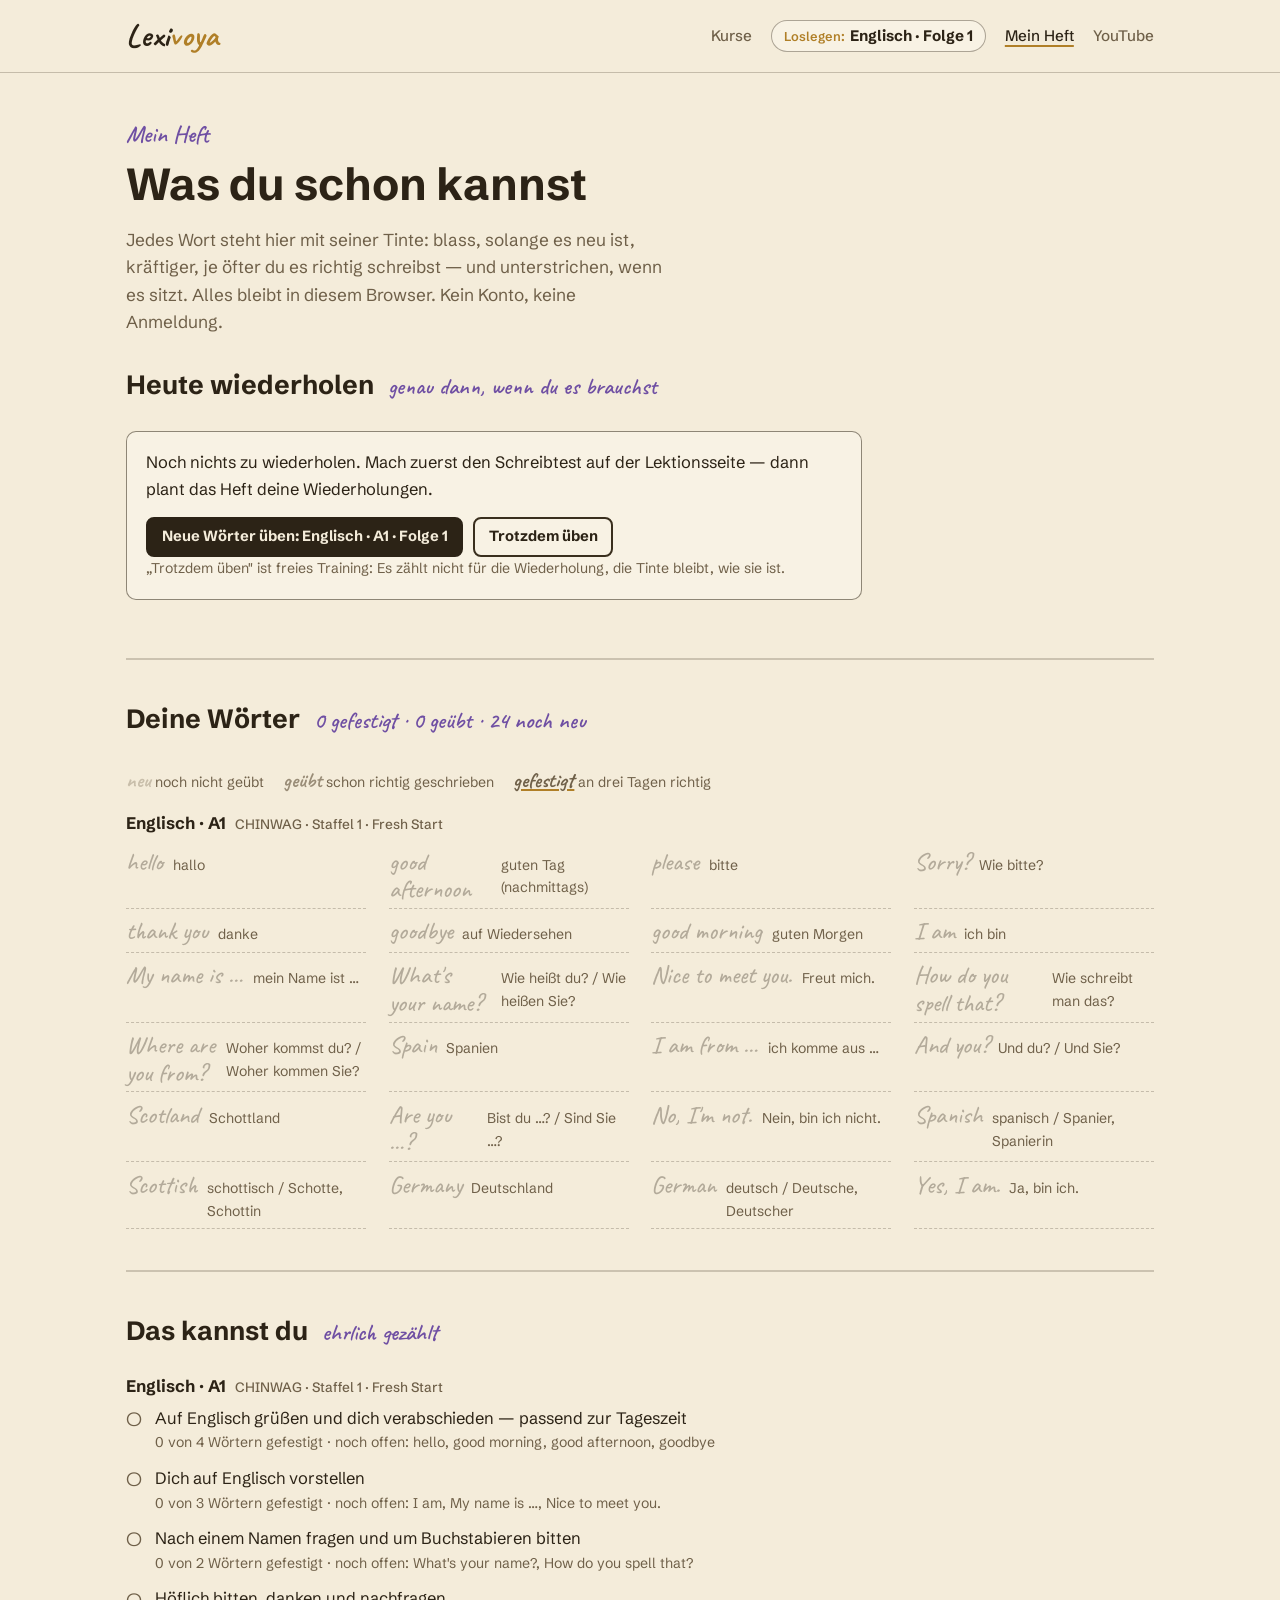
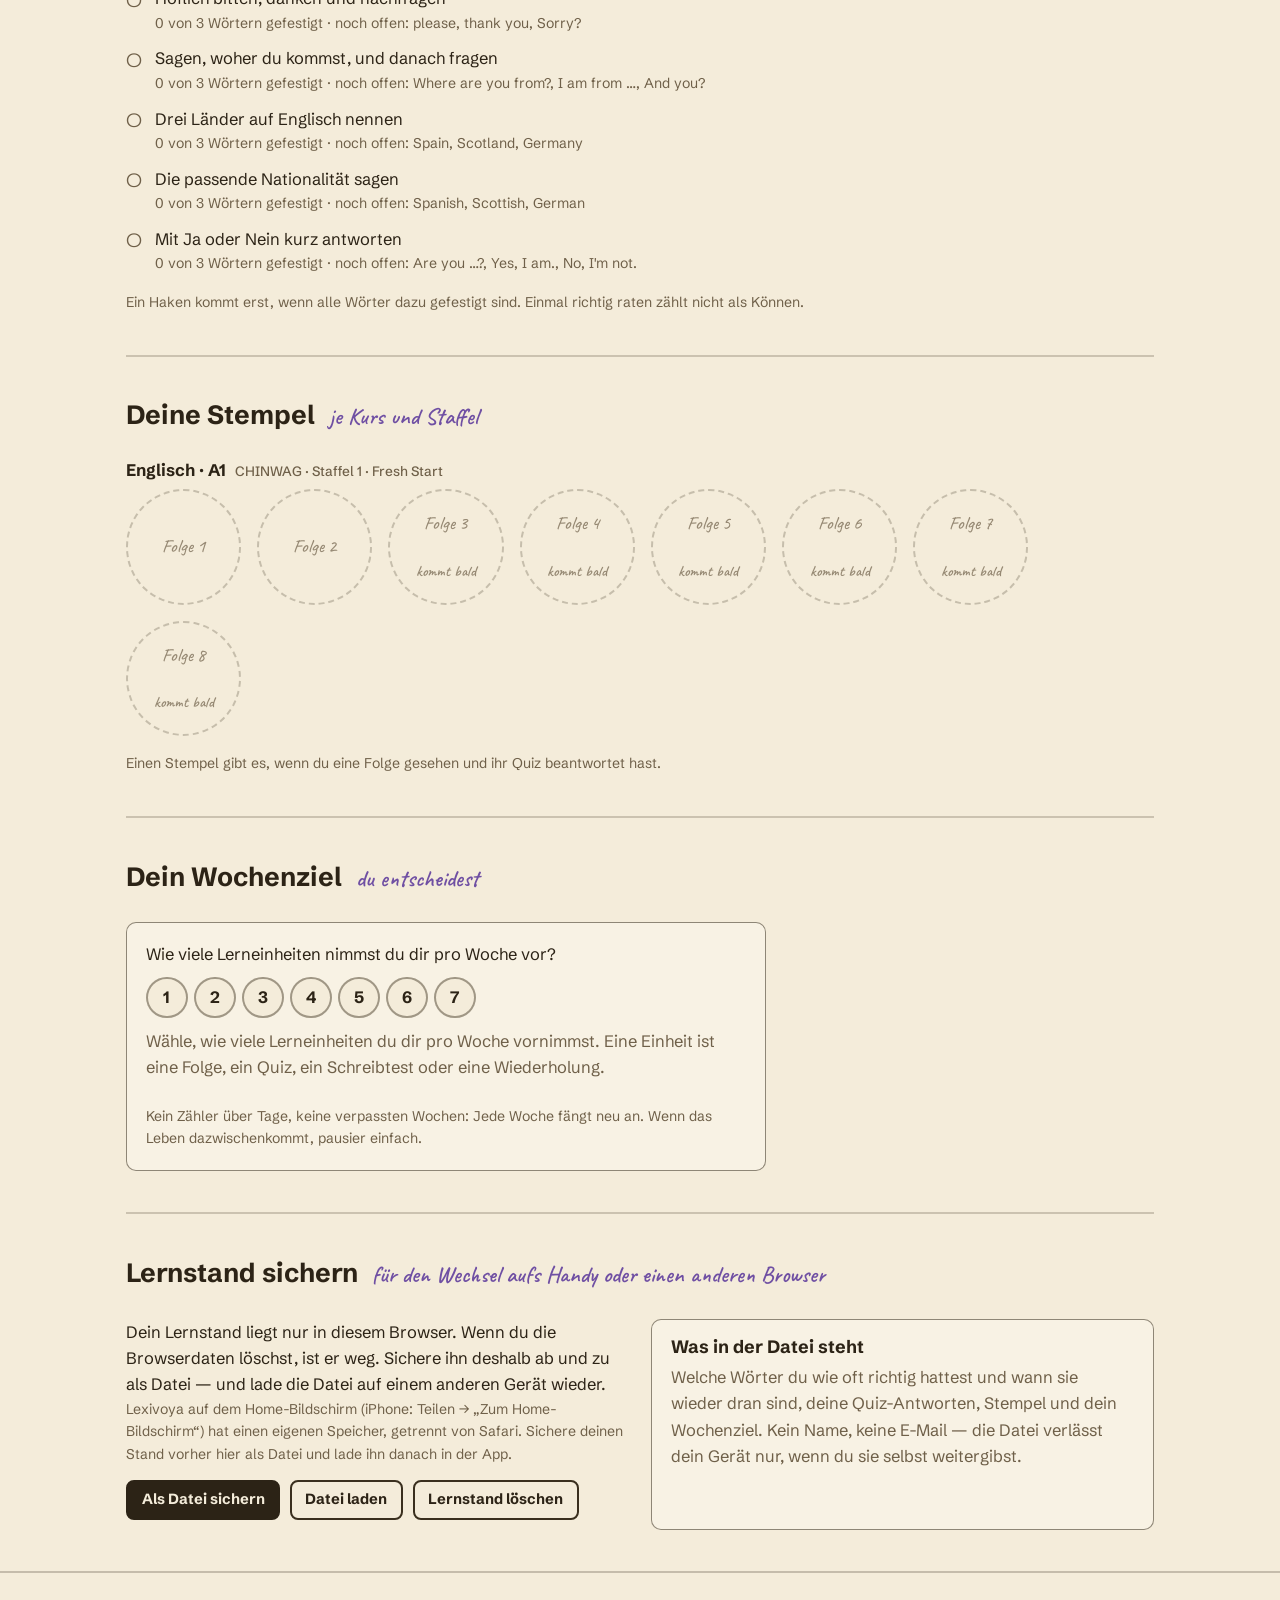
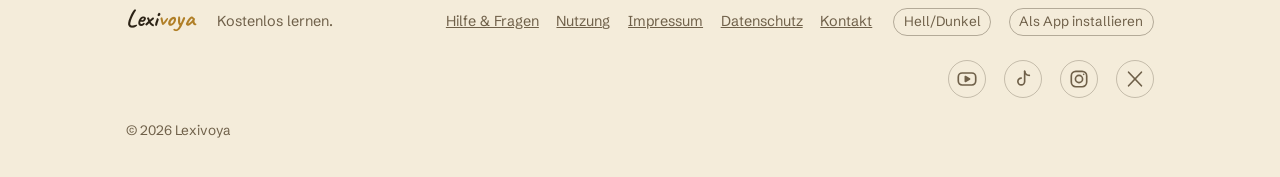
<file: heft/index.html>
<!doctype html>
<html lang="de">
<head>
<meta charset="utf-8">
<meta name="viewport" content="width=device-width, initial-scale=1, viewport-fit=cover">
<title>Mein Heft · Lexivoya</title>
<meta name="description" content="Dein Lernstand: Wörter, Wiederholung, Stempel und Wochenziel — nur in deinem Browser.">
<link rel="canonical" href="https://lexivoya.com/heft/">
<meta name="color-scheme" content="light dark">
<meta name="theme-color" content="#f4ecda" media="(prefers-color-scheme: light)">
<meta name="theme-color" content="#211b10" media="(prefers-color-scheme: dark)">
<link rel="manifest" href="/manifest.webmanifest">
<link rel="icon" href="/favicon.ico" sizes="48x48">
<link rel="icon" href="/icons/favicon-32.png" sizes="32x32" type="image/png">
<link rel="icon" href="/icons/favicon-16.png" sizes="16x16" type="image/png">
<link rel="apple-touch-icon" href="/apple-touch-icon.png">
<meta name="msapplication-TileImage" content="/icons/icon-144.png">
<meta name="msapplication-TileColor" content="#211b10">
<meta name="apple-mobile-web-app-title" content="Lexivoya">
<meta name="apple-mobile-web-app-capable" content="yes">
<meta name="mobile-web-app-capable" content="yes">
<meta name="apple-mobile-web-app-status-bar-style" content="default">
<link rel="stylesheet" href="/css/vorlage.css?v=e524ae33d1">
<link rel="stylesheet" href="/css/lexivoya.css?v=e524ae33d1">
<script id="lexivoya-daten" type="application/json">{"kurse":[{"serie":"chinwag","name":"CHINWAG","sprache":"Englisch","richtung":"Deutsch → Englisch","niveau":"A1","staffel":"Staffel 1 · Fresh Start","folgen_geplant":8,"folgen":["A1-K01-S01","A1-K01-S02","A1-K01-S03","A1-K01-S04","A1-K01-S05","A1-K01-S06"],"plan":[{"nr":1,"id":"A1-K01-S01","titel":"Hello, Edinburgh","ab":"2026-11-28T08:00:00Z","thumb":"/bilder/chinwag-folge-1-thumb","url":"/chinwag/folge-1/","video":true},{"nr":2,"id":"A1-K01-S02","titel":"Where are you from?","ab":"2026-12-02T08:00:00Z","thumb":"/bilder/chinwag-folge-2-thumb","url":"/chinwag/folge-2/","video":true},{"nr":3,"id":"A1-K01-S03","titel":"What's your number?","ab":"2026-12-05T08:00:00Z","thumb":"/bilder/chinwag-folge-3-thumb","url":"/chinwag/folge-3/","video":true},{"nr":4,"id":"A1-K01-S04","titel":"What are you reading?","ab":"2026-12-09T08:00:00Z","thumb":"/bilder/chinwag-folge-4-thumb","url":"/chinwag/folge-4/","video":true},{"nr":5,"id":"A1-K01-S05","titel":"Monday to Sunday","ab":"2026-12-12T08:00:00Z","thumb":"/bilder/chinwag-folge-5-thumb","url":"/chinwag/folge-5/","video":true},{"nr":6,"id":"A1-K01-S06","titel":"Can I help you?","ab":"2026-12-16T08:00:00Z","thumb":"/bilder/chinwag-folge-6-thumb","url":"/chinwag/folge-6/","video":true}]}],"folgen":[{"id":"A1-K01-S01","kurs":"chinwag","nr":1,"titel":"Hello, Edinburgh","url":"/chinwag/folge-1/","dauer":918.8,"quiz":[{"id":"s08-02","t":744.71,"frage":"Es ist drei Uhr nachmittags. Du steigst in einen Bus. Wie grüßt du?","optionen":["Good morning.","Good afternoon.","Goodbye."],"richtig":1,"erklaerung":"„Good afternoon!“ Mit „goodbye“ wärst du schon wieder ausgestiegen, bevor der Bus losfährt."},{"id":"s08-04","t":770.0,"frage":"Jemand fragt dich: „How do you spell that?\" Was sollst du tun?","optionen":["Danke sagen.","Deinen Namen buchstabieren.","Eine Zahl nennen."],"richtig":1,"erklaerung":"buchstabieren. Und denk an die Falle: Das englische I klingt wie „ai“. Sonst heißt du am Ende Sophia."},{"id":"s08-06","t":796.85,"frage":"Mr MacLeod sagt: „Your key. Number seven.\" Welche Nummer hat Sofías Wohnung?","optionen":["Sechs.","Sieben.","Elf."],"richtig":1,"erklaerung":"sieben. „Seven.“ Im obersten Stock. Ohne Aufzug. Natürlich."}],"woerter":["hello","good-afternoon","please","sorry","thank-you","goodbye","good-morning","i-am","my-name-is","what-s-your-name","nice-to-meet-you","how-do-you-spell-that"]},{"id":"A1-K01-S02","kurs":"chinwag","nr":2,"titel":"Where are you from?","url":"/chinwag/folge-2/","dauer":750.5,"quiz":[{"id":"s08-02","t":595.66,"frage":"Jemand fragt dich: „Where are you from?“ Was passt?","optionen":["My name is Sofía.","I am from Spain.","Nice to meet you."],"richtig":1,"erklaerung":"„I am from Spain.“ Oder natürlich dein eigenes Land."},{"id":"s08-04","t":616.62,"frage":"Sofía kommt aus Spanien. Sie ist also …","optionen":["Spain.","Spanish.","Scottish."],"richtig":1,"erklaerung":"„Spanish.“ Mit großem S."},{"id":"s08-06","t":641.4,"frage":"Der Verkäufer fragt Sofía: „Are you Scottish?“ Was sagt sie?","optionen":["Yes, I am.","No, I'm not.","Fine day."],"richtig":1,"erklaerung":"„No, I'm not.“ Sofía ist Spanierin. Und „Fine day“ passt sowieso immer, nur nicht als Antwort."}],"woerter":["where-are-you-from","spain","i-am-from","and-you","scotland","are-you","no-i-m-not","spanish","scottish","germany","german","yes-i-am"]},{"id":"A1-K01-S03","kurs":"chinwag","nr":3,"titel":"What's your number?","url":"/chinwag/folge-3/","dauer":738.8,"quiz":[{"id":"s08-02","t":598.77,"frage":"Sofía fragt im Laden: „How much is it?“ Der Verkäufer sagt: „Ten pounds.“ Was kostet die SIM-Karte?","optionen":["Ten pounds.","Twelve pounds.","Twenty pounds."],"richtig":0,"erklaerung":"„Ten pounds.“ Zehn Pfund."},{"id":"s08-04","t":619.26,"frage":"Jemand spricht viel zu schnell. Was sagst du?","optionen":["Slowly, please.","Here you are.","Eleven."],"richtig":0,"erklaerung":"„Slowly, please.“ Oder: „Can you say that again?“"},{"id":"s08-06","t":641.0,"frage":"Wie sagt man die Null in einer Telefonnummer meistens?","optionen":["ten","oh","eleven"],"richtig":1,"erklaerung":"„oh“. Wie der Buchstabe O."}],"woerter":["how-much-is-it","pounds","here-you-are","phone-number","slowly-please","can-you-say-that-again","zero-ten","eleven","twelve","twenty","what-s-your-phone-number","it-is"]},{"id":"A1-K01-S04","kurs":"chinwag","nr":4,"titel":"What are you reading?","url":"/chinwag/folge-4/","dauer":695.2,"quiz":[{"id":"s08-02","t":548.11,"frage":"Morag fragt: „What are you reading?“ Was antwortest du?","optionen":["It is nine o'clock.","I am reading a book.","No, thank you."],"richtig":1,"erklaerung":"„I am reading a book.“ Ich lese ein Buch."},{"id":"s08-04","t":570.55,"frage":"Du willst wissen, wie spät es ist. Was fragst du?","optionen":["What's this?","What time is it?","What are you reading?"],"richtig":1,"erklaerung":"„What time is it?“ Und die Antwort: „It is nine o'clock.“"},{"id":"s08-06","t":593.08,"frage":"Morag bietet dir Tee an. Du möchtest keinen. Was sagst du?","optionen":["No, thank you.","No.","Yes, please."],"richtig":0,"erklaerung":"„No, thank you.“ In Schottland immer mit Dank."}],"woerter":["what-time-is-it","it-is-o-clock","what-are-you-reading","i-am-reading","book","tea","yes-please","this","that","what-s-this","it-is-a","no-thank-you"]},{"id":"A1-K01-S05","kurs":"chinwag","nr":5,"titel":"Monday to Sunday","url":"/chinwag/folge-5/","dauer":641.9,"quiz":[{"id":"s08-02","t":506.35,"frage":"Ein Buch heißt „Tea“. In welches Regal kommt es?","optionen":["Shelf P.","Shelf T.","Shelf D."],"richtig":1,"erklaerung":"„Shelf T.“ Denn „tea“ fängt mit „T“ an."},{"id":"s08-04","t":531.8,"frage":"An welchem Tag ist der Buchladen zu?","optionen":["Sunday. Closed.","Monday. Closed.","Sunday. Open."],"richtig":0,"erklaerung":"„Sunday. Closed.“ Am Sonntag ist der Laden zu."},{"id":"s08-06","t":555.76,"frage":"Heute ist „Tuesday“. Welcher Tag ist „tomorrow“, also morgen?","optionen":["Monday.","Thursday.","Wednesday."],"richtig":2,"erklaerung":"„Wednesday.“ Nach Dienstag kommt Mittwoch."}],"woerter":["monday","tuesday","wednesday","thursday","friday","saturday","sunday","closed","b-c-d-g-p-t","today","tomorrow","see-you-on"]},{"id":"A1-K01-S06","kurs":"chinwag","nr":6,"titel":"Can I help you?","url":"/chinwag/folge-6/","dauer":768.2,"quiz":[{"id":"s08-02","t":616.41,"frage":"Ein Kunde kommt in den Laden. Was sagst du zuerst?","optionen":["Anything else?","Can I help you?","That is all."],"richtig":1,"erklaerung":"„Can I help you?“ Damit bietest du Hilfe an."},{"id":"s08-04","t":641.26,"frage":"Hör genau hin. Wie schreibt man den Namen des Kunden?","optionen":["F, L, I, M, I, N, G.","F, L, A, M, I, N, G.","F, L, E, M, I, N, G."],"richtig":2,"erklaerung":"„F, L, E, M, I, N, G.“ Das englische E klingt wie unser I."},{"id":"s08-06","t":666.72,"frage":"Ein Kunde sucht ein Buch, aber ihr habt es nicht. Was sagst du höflich?","optionen":["It is over there.","Sorry, we do not have it.","Of course."],"richtig":1,"erklaerung":"„Sorry, we do not have it.“ Das ist ein höfliches Nein."}],"woerter":["can-i-help-you","i-am-looking-for","just-a-moment","it-is-over-there","upstairs","anything-else","sorry-we-do-not-have-it","can-you-spell-that-please","of-course","f-l-m-n-s","double","that-is-all"]}],"woerter":{"hello":{"en":"hello","de":"hallo","beispiel":"Hello, Edinburgh!","audio":"/audio/a1-k01-s01/hello.mp3","beispiel_audio":"/audio/a1-k01-s01/hello-beispiel.mp3"},"good-afternoon":{"en":"good afternoon","de":"guten Tag (nachmittags)","beispiel":"Good afternoon, Sofía!","audio":"/audio/a1-k01-s01/good-afternoon.mp3","beispiel_audio":"/audio/a1-k01-s01/good-afternoon-beispiel.mp3"},"please":{"en":"please","de":"bitte","beispiel":"Edinburgh, please.","audio":"/audio/a1-k01-s01/please.mp3","beispiel_audio":"/audio/a1-k01-s01/please-beispiel.mp3"},"sorry":{"en":"Sorry?","de":"Wie bitte?","beispiel":"Sorry? Cockburn Street?","audio":"/audio/a1-k01-s01/sorry.mp3","beispiel_audio":"/audio/a1-k01-s01/sorry-beispiel.mp3"},"thank-you":{"en":"thank you","de":"danke","beispiel":"Thank you, Mr MacLeod!","audio":"/audio/a1-k01-s01/thank-you.mp3","beispiel_audio":"/audio/a1-k01-s01/thank-you-beispiel.mp3"},"goodbye":{"en":"goodbye","de":"auf Wiedersehen","beispiel":"Goodbye, Mr MacLeod!","audio":"/audio/a1-k01-s01/goodbye.mp3","beispiel_audio":"/audio/a1-k01-s01/goodbye-beispiel.mp3"},"good-morning":{"en":"good morning","de":"guten Morgen","beispiel":"Good morning, Mr MacLeod!","audio":"/audio/a1-k01-s01/good-morning.mp3","beispiel_audio":"/audio/a1-k01-s01/good-morning-beispiel.mp3"},"i-am":{"en":"I am","de":"ich bin","beispiel":"I am Sofía.","audio":"/audio/a1-k01-s01/i-am.mp3","beispiel_audio":"/audio/a1-k01-s01/i-am-beispiel.mp3"},"my-name-is":{"en":"My name is …","de":"mein Name ist …","beispiel":"My name is Sofía Marín.","audio":"/audio/a1-k01-s01/my-name-is.mp3","beispiel_audio":"/audio/a1-k01-s01/my-name-is-beispiel.mp3"},"what-s-your-name":{"en":"What's your name?","de":"Wie heißt du? / Wie heißen Sie?","beispiel":"Hello! What's your name?","audio":"/audio/a1-k01-s01/what-s-your-name.mp3","beispiel_audio":"/audio/a1-k01-s01/what-s-your-name-beispiel.mp3"},"nice-to-meet-you":{"en":"Nice to meet you.","de":"Freut mich.","beispiel":"Hello, I'm Sofía. Nice to meet you.","audio":"/audio/a1-k01-s01/nice-to-meet-you.mp3","beispiel_audio":"/audio/a1-k01-s01/nice-to-meet-you-beispiel.mp3"},"how-do-you-spell-that":{"en":"How do you spell that?","de":"Wie schreibt man das?","beispiel":"Cockburn Street? How do you spell that?","audio":"/audio/a1-k01-s01/how-do-you-spell-that.mp3","beispiel_audio":"/audio/a1-k01-s01/how-do-you-spell-that-beispiel.mp3"},"where-are-you-from":{"en":"Where are you from?","de":"Woher kommst du? / Woher kommen Sie?","beispiel":"Hello! Where are you from?","audio":"/audio/a1-k01-s02/where-are-you-from.mp3","beispiel_audio":"/audio/a1-k01-s02/where-are-you-from-beispiel.mp3"},"spain":{"en":"Spain","de":"Spanien","beispiel":"Valencia, Spain.","audio":"/audio/a1-k01-s02/spain.mp3","beispiel_audio":"/audio/a1-k01-s02/spain-beispiel.mp3"},"i-am-from":{"en":"I am from …","de":"ich komme aus …","beispiel":"Hello, I am Sofía. I am from Spain.","audio":"/audio/a1-k01-s02/i-am-from.mp3","beispiel_audio":"/audio/a1-k01-s02/i-am-from-beispiel.mp3"},"and-you":{"en":"And you?","de":"Und du? / Und Sie?","beispiel":"I'm from Spain. And you?","audio":"/audio/a1-k01-s02/and-you.mp3","beispiel_audio":"/audio/a1-k01-s02/and-you-beispiel.mp3"},"scotland":{"en":"Scotland","de":"Schottland","beispiel":"Hello, Scotland!","audio":"/audio/a1-k01-s02/scotland.mp3","beispiel_audio":"/audio/a1-k01-s02/scotland-beispiel.mp3"},"are-you":{"en":"Are you …?","de":"Bist du …? / Sind Sie …?","beispiel":"Hello! Are you Sofía?","audio":"/audio/a1-k01-s02/are-you.mp3","beispiel_audio":"/audio/a1-k01-s02/are-you-beispiel.mp3"},"no-i-m-not":{"en":"No, I'm not.","de":"Nein, bin ich nicht.","beispiel":"Are you a student? No, I'm not.","audio":"/audio/a1-k01-s02/no-i-m-not.mp3","beispiel_audio":"/audio/a1-k01-s02/no-i-m-not-beispiel.mp3"},"spanish":{"en":"Spanish","de":"spanisch / Spanier, Spanierin","beispiel":"Sofía is Spanish.","audio":"/audio/a1-k01-s02/spanish.mp3","beispiel_audio":"/audio/a1-k01-s02/spanish-beispiel.mp3"},"scottish":{"en":"Scottish","de":"schottisch / Schotte, Schottin","beispiel":"Mr MacLeod is Scottish.","audio":"/audio/a1-k01-s02/scottish.mp3","beispiel_audio":"/audio/a1-k01-s02/scottish-beispiel.mp3"},"germany":{"en":"Germany","de":"Deutschland","beispiel":"I'm from Germany.","audio":"/audio/a1-k01-s02/germany.mp3","beispiel_audio":"/audio/a1-k01-s02/germany-beispiel.mp3"},"german":{"en":"German","de":"deutsch / Deutsche, Deutscher","beispiel":"Are you German?","audio":"/audio/a1-k01-s02/german.mp3","beispiel_audio":"/audio/a1-k01-s02/german-beispiel.mp3"},"yes-i-am":{"en":"Yes, I am.","de":"Ja, bin ich.","beispiel":"Are you Spanish? Yes, I am.","audio":"/audio/a1-k01-s02/yes-i-am.mp3","beispiel_audio":"/audio/a1-k01-s02/yes-i-am-beispiel.mp3"},"how-much-is-it":{"en":"How much is it?","de":"Was kostet das?","beispiel":"Milk, please. How much is it?","audio":"/audio/a1-k01-s03/how-much-is-it.mp3","beispiel_audio":"/audio/a1-k01-s03/how-much-is-it-beispiel.mp3"},"pounds":{"en":"pounds","de":"Pfund","beispiel":"Ten pounds, please.","audio":"/audio/a1-k01-s03/pounds.mp3","beispiel_audio":"/audio/a1-k01-s03/pounds-beispiel.mp3"},"here-you-are":{"en":"Here you are.","de":"Bitte schön. (beim Geben)","beispiel":"Ten pounds. Here you are.","audio":"/audio/a1-k01-s03/here-you-are.mp3","beispiel_audio":"/audio/a1-k01-s03/here-you-are-beispiel.mp3"},"phone-number":{"en":"phone number","de":"Telefonnummer","beispiel":"My phone number is oh seven seven oh oh.","audio":"/audio/a1-k01-s03/phone-number.mp3","beispiel_audio":"/audio/a1-k01-s03/phone-number-beispiel.mp3"},"slowly-please":{"en":"Slowly, please.","de":"Langsam, bitte.","beispiel":"Sorry? Slowly, please.","audio":"/audio/a1-k01-s03/slowly-please.mp3","beispiel_audio":"/audio/a1-k01-s03/slowly-please-beispiel.mp3"},"can-you-say-that-again":{"en":"Can you say that again?","de":"Kannst du das noch einmal sagen?","beispiel":"Sorry? Can you say that again?","audio":"/audio/a1-k01-s03/can-you-say-that-again.mp3","beispiel_audio":"/audio/a1-k01-s03/can-you-say-that-again-beispiel.mp3","melodie":{"wort":"steigend","satz":"steigend"}},"zero-ten":{"en":"zero – ten","de":"null bis zehn","beispiel":"Oh seven seven oh oh.","audio":"/audio/a1-k01-s03/zero-ten.mp3","beispiel_audio":"/audio/a1-k01-s03/zero-ten-beispiel.mp3"},"eleven":{"en":"eleven","de":"elf","beispiel":"Eleven pounds.","audio":"/audio/a1-k01-s03/eleven.mp3","beispiel_audio":"/audio/a1-k01-s03/eleven-beispiel.mp3"},"twelve":{"en":"twelve","de":"zwölf","beispiel":"Twelve pounds, please.","audio":"/audio/a1-k01-s03/twelve.mp3","beispiel_audio":"/audio/a1-k01-s03/twelve-beispiel.mp3"},"twenty":{"en":"twenty","de":"zwanzig","beispiel":"Twenty pounds.","audio":"/audio/a1-k01-s03/twenty.mp3","beispiel_audio":"/audio/a1-k01-s03/twenty-beispiel.mp3"},"what-s-your-phone-number":{"en":"What's your phone number?","de":"Wie ist deine Telefonnummer?","beispiel":"Hello, Mr MacLeod. What's your phone number?","audio":"/audio/a1-k01-s03/what-s-your-phone-number.mp3","beispiel_audio":"/audio/a1-k01-s03/what-s-your-phone-number-beispiel.mp3"},"it-is":{"en":"It is …","de":"Es ist … / Sie ist …","beispiel":"It is ten pounds.","audio":"/audio/a1-k01-s03/it-is.mp3","beispiel_audio":"/audio/a1-k01-s03/it-is-beispiel.mp3"},"what-time-is-it":{"en":"What time is it?","de":"Wie spät ist es?","beispiel":"Hello, Mr MacLeod. What time is it?","audio":"/audio/a1-k01-s04/what-time-is-it.mp3","beispiel_audio":"/audio/a1-k01-s04/what-time-is-it-beispiel.mp3"},"it-is-o-clock":{"en":"It is … o'clock.","de":"Es ist … Uhr.","beispiel":"It is ten o'clock.","audio":"/audio/a1-k01-s04/it-is-o-clock.mp3","beispiel_audio":"/audio/a1-k01-s04/it-is-o-clock-beispiel.mp3"},"what-are-you-reading":{"en":"What are you reading?","de":"Was liest du?","beispiel":"Hello, Sofía. What are you reading?","audio":"/audio/a1-k01-s04/what-are-you-reading.mp3","beispiel_audio":"/audio/a1-k01-s04/what-are-you-reading-beispiel.mp3"},"i-am-reading":{"en":"I am reading …","de":"Ich lese …","beispiel":"I am reading a book.","audio":"/audio/a1-k01-s04/i-am-reading.mp3","beispiel_audio":"/audio/a1-k01-s04/i-am-reading-beispiel.mp3"},"book":{"en":"book","de":"Buch","beispiel":"I am reading a book.","audio":"/audio/a1-k01-s04/book.mp3","beispiel_audio":"/audio/a1-k01-s04/book-beispiel.mp3"},"tea":{"en":"tea","de":"Tee","beispiel":"Tea, please.","audio":"/audio/a1-k01-s04/tea.mp3","beispiel_audio":"/audio/a1-k01-s04/tea-beispiel.mp3"},"yes-please":{"en":"Yes, please.","de":"Ja, bitte.","beispiel":"Tea? Yes, please.","audio":"/audio/a1-k01-s04/yes-please.mp3","beispiel_audio":"/audio/a1-k01-s04/yes-please-beispiel.mp3"},"this":{"en":"this","de":"das (hier), dies","beispiel":"This is my book.","audio":"/audio/a1-k01-s04/this.mp3","beispiel_audio":"/audio/a1-k01-s04/this-beispiel.mp3"},"that":{"en":"that","de":"das (dort)","beispiel":"That is the shop.","audio":"/audio/a1-k01-s04/that.mp3","beispiel_audio":"/audio/a1-k01-s04/that-beispiel.mp3"},"what-s-this":{"en":"What's this?","de":"Was ist das?","beispiel":"Sorry. What's this?","audio":"/audio/a1-k01-s04/what-s-this.mp3","beispiel_audio":"/audio/a1-k01-s04/what-s-this-beispiel.mp3"},"it-is-a":{"en":"It is a …","de":"Es ist ein … / eine …","beispiel":"It is a book.","audio":"/audio/a1-k01-s04/it-is-a.mp3","beispiel_audio":"/audio/a1-k01-s04/it-is-a-beispiel.mp3"},"no-thank-you":{"en":"No, thank you.","de":"Nein, danke.","beispiel":"Tea? No, thank you.","audio":"/audio/a1-k01-s04/no-thank-you.mp3","beispiel_audio":"/audio/a1-k01-s04/no-thank-you-beispiel.mp3"},"monday":{"en":"Monday","de":"Montag","beispiel":"Monday, nine o'clock.","audio":"/audio/a1-k01-s05/monday.mp3","beispiel_audio":"/audio/a1-k01-s05/monday-beispiel.mp3"},"tuesday":{"en":"Tuesday","de":"Dienstag","beispiel":"Hello, Morag. It is Tuesday.","audio":"/audio/a1-k01-s05/tuesday.mp3","beispiel_audio":"/audio/a1-k01-s05/tuesday-beispiel.mp3"},"wednesday":{"en":"Wednesday","de":"Mittwoch","beispiel":"It is Wednesday. Fine day!","audio":"/audio/a1-k01-s05/wednesday.mp3","beispiel_audio":"/audio/a1-k01-s05/wednesday-beispiel.mp3"},"thursday":{"en":"Thursday","de":"Donnerstag","beispiel":"Thursday, ten o'clock.","audio":"/audio/a1-k01-s05/thursday.mp3","beispiel_audio":"/audio/a1-k01-s05/thursday-beispiel.mp3"},"friday":{"en":"Friday","de":"Freitag","beispiel":"It is Friday. Tea, please.","audio":"/audio/a1-k01-s05/friday.mp3","beispiel_audio":"/audio/a1-k01-s05/friday-beispiel.mp3"},"saturday":{"en":"Saturday","de":"Samstag","beispiel":"It is Saturday, Sofía.","audio":"/audio/a1-k01-s05/saturday.mp3","beispiel_audio":"/audio/a1-k01-s05/saturday-beispiel.mp3"},"sunday":{"en":"Sunday","de":"Sonntag","beispiel":"It is Sunday.","audio":"/audio/a1-k01-s05/sunday.mp3","beispiel_audio":"/audio/a1-k01-s05/sunday-beispiel.mp3"},"closed":{"en":"closed","de":"geschlossen, zu","beispiel":"Sunday. The shop is closed.","audio":"/audio/a1-k01-s05/closed.mp3","beispiel_audio":"/audio/a1-k01-s05/closed-beispiel.mp3"},"b-c-d-g-p-t":{"en":"B – C – D – G – P – T","de":"die Buchstaben B, C, D, G, P, T","beispiel":"Shelf B. Shelf D.","audio":"/audio/a1-k01-s05/b-c-d-g-p-t.mp3","beispiel_audio":"/audio/a1-k01-s05/b-c-d-g-p-t-beispiel.mp3"},"today":{"en":"today","de":"heute","beispiel":"Today is Saturday.","audio":"/audio/a1-k01-s05/today.mp3","beispiel_audio":"/audio/a1-k01-s05/today-beispiel.mp3"},"tomorrow":{"en":"tomorrow","de":"morgen","beispiel":"Tomorrow is Monday.","audio":"/audio/a1-k01-s05/tomorrow.mp3","beispiel_audio":"/audio/a1-k01-s05/tomorrow-beispiel.mp3"},"see-you-on":{"en":"See you on …","de":"Bis … / Wir sehen uns am …","beispiel":"See you on Friday, Morag.","audio":"/audio/a1-k01-s05/see-you-on.mp3","beispiel_audio":"/audio/a1-k01-s05/see-you-on-beispiel.mp3"},"can-i-help-you":{"en":"Can I help you?","de":"Kann ich Ihnen helfen?","beispiel":"Good morning. Can I help you?","audio":"/audio/a1-k01-s06/can-i-help-you.mp3","beispiel_audio":"/audio/a1-k01-s06/can-i-help-you-beispiel.mp3","melodie":{"wort":"steigend","satz":"steigend"}},"i-am-looking-for":{"en":"I am looking for …","de":"Ich suche …","beispiel":"I am looking for Morag.","audio":"/audio/a1-k01-s06/i-am-looking-for.mp3","beispiel_audio":"/audio/a1-k01-s06/i-am-looking-for-beispiel.mp3"},"just-a-moment":{"en":"Just a moment.","de":"Einen Moment.","beispiel":"Tea? Just a moment.","audio":"/audio/a1-k01-s06/just-a-moment.mp3","beispiel_audio":"/audio/a1-k01-s06/just-a-moment-beispiel.mp3"},"it-is-over-there":{"en":"It is over there.","de":"Es ist dort drüben.","beispiel":"The ladder? It is over there.","audio":"/audio/a1-k01-s06/it-is-over-there.mp3","beispiel_audio":"/audio/a1-k01-s06/it-is-over-there-beispiel.mp3"},"upstairs":{"en":"upstairs","de":"oben, eine Treppe höher","beispiel":"Morag is upstairs.","audio":"/audio/a1-k01-s06/upstairs.mp3","beispiel_audio":"/audio/a1-k01-s06/upstairs-beispiel.mp3"},"anything-else":{"en":"Anything else?","de":"Sonst noch etwas?","beispiel":"Here you are. Anything else?","audio":"/audio/a1-k01-s06/anything-else.mp3","beispiel_audio":"/audio/a1-k01-s06/anything-else-beispiel.mp3","melodie":{"wort":"steigend","satz":"steigend"}},"sorry-we-do-not-have-it":{"en":"Sorry, we do not have it.","de":"Tut mir leid, das haben wir nicht.","beispiel":"Milk? Sorry, we do not have it.","audio":"/audio/a1-k01-s06/sorry-we-do-not-have-it.mp3","beispiel_audio":"/audio/a1-k01-s06/sorry-we-do-not-have-it-beispiel.mp3"},"can-you-spell-that-please":{"en":"Can you spell that, please?","de":"Können Sie das bitte buchstabieren?","beispiel":"Sorry? Can you spell that, please?","audio":"/audio/a1-k01-s06/can-you-spell-that-please.mp3","beispiel_audio":"/audio/a1-k01-s06/can-you-spell-that-please-beispiel.mp3","melodie":{"wort":"steigend","satz":"steigend"}},"of-course":{"en":"Of course.","de":"Natürlich. / Klar.","beispiel":"Milk? Yes, of course.","audio":"/audio/a1-k01-s06/of-course.mp3","beispiel_audio":"/audio/a1-k01-s06/of-course-beispiel.mp3"},"f-l-m-n-s":{"en":"F – L – M – N – S","de":"die Buchstaben F, L, M, N, S","beispiel":"Fleming. F, L, E, M, I, N, G.","audio":"/audio/a1-k01-s06/f-l-m-n-s.mp3","beispiel_audio":"/audio/a1-k01-s06/f-l-m-n-s-beispiel.mp3"},"double":{"en":"double","de":"doppelt","beispiel":"Mill. M, I, double L.","audio":"/audio/a1-k01-s06/double.mp3","beispiel_audio":"/audio/a1-k01-s06/double-beispiel.mp3"},"that-is-all":{"en":"That is all.","de":"Das ist alles.","beispiel":"Tea, please. That is all.","audio":"/audio/a1-k01-s06/that-is-all.mp3","beispiel_audio":"/audio/a1-k01-s06/that-is-all-beispiel.mp3"}},"kompetenzen":[{"ziel":"Auf Englisch grüßen und dich verabschieden — passend zur Tageszeit","kannst":"Du kannst auf Englisch grüßen und dich verabschieden — passend zur Tageszeit.","woerter":["hello","good-morning","good-afternoon","goodbye"],"kurs":"chinwag","folge":"A1-K01-S01"},{"ziel":"Dich auf Englisch vorstellen","kannst":"Du kannst dich auf Englisch vorstellen.","woerter":["i-am","my-name-is","nice-to-meet-you"],"kurs":"chinwag","folge":"A1-K01-S01"},{"ziel":"Nach einem Namen fragen und um Buchstabieren bitten","kannst":"Du kannst nach einem Namen fragen und darum bitten, ihn zu buchstabieren.","woerter":["what-s-your-name","how-do-you-spell-that"],"kurs":"chinwag","folge":"A1-K01-S01"},{"ziel":"Höflich bitten, danken und nachfragen","kannst":"Du kannst höflich bitten, danken und nachfragen, wenn du etwas nicht verstanden hast.","woerter":["please","thank-you","sorry"],"kurs":"chinwag","folge":"A1-K01-S01"},{"ziel":"Sagen, woher du kommst, und danach fragen","kannst":"Du kannst sagen, woher du kommst, danach fragen und die Frage zurückgeben.","woerter":["where-are-you-from","i-am-from","and-you"],"kurs":"chinwag","folge":"A1-K01-S02"},{"ziel":"Drei Länder auf Englisch nennen","kannst":"Du kannst Spanien, Schottland und Deutschland auf Englisch nennen.","woerter":["spain","scotland","germany"],"kurs":"chinwag","folge":"A1-K01-S02"},{"ziel":"Die passende Nationalität sagen","kannst":"Du kannst die passende Nationalität sagen und weißt, dass man sie im Englischen groß schreibt.","woerter":["spanish","scottish","german"],"kurs":"chinwag","folge":"A1-K01-S02"},{"ziel":"Mit Ja oder Nein kurz antworten","kannst":"Du kannst mit „Are you …?“ nachfragen und kurz mit Ja oder Nein antworten.","woerter":["are-you","yes-i-am","no-i-m-not"],"kurs":"chinwag","folge":"A1-K01-S02"},{"ziel":"Die Zahlen von 0 bis 20 verstehen und sagen","kannst":"Du kannst die Zahlen von null bis zwanzig verstehen und bis zwölf sagen.","woerter":["zero-ten","eleven","twelve","twenty"],"kurs":"chinwag","folge":"A1-K01-S03"},{"ziel":"Nach dem Preis fragen und bezahlen","kannst":"Du kannst nach dem Preis fragen, einen Preis in Pfund verstehen und etwas überreichen.","woerter":["how-much-is-it","pounds","here-you-are"],"kurs":"chinwag","folge":"A1-K01-S03"},{"ziel":"Eine Telefonnummer erfragen und nennen","kannst":"Du kannst nach einer Telefonnummer fragen und deine eigene nennen.","woerter":["phone-number","what-s-your-phone-number","it-is"],"kurs":"chinwag","folge":"A1-K01-S03"},{"ziel":"Um langsames Sprechen und Wiederholung bitten","kannst":"Du kannst bitten, langsamer zu sprechen oder etwas zu wiederholen.","woerter":["slowly-please","can-you-say-that-again"],"kurs":"chinwag","folge":"A1-K01-S03"},{"ziel":"Nach der Uhrzeit fragen und sie sagen","kannst":"Du kannst fragen, wie spät es ist, und die volle Stunde sagen.","woerter":["what-time-is-it","it-is-o-clock"],"kurs":"chinwag","folge":"A1-K01-S04"},{"ziel":"Sagen, was man liest","kannst":"Du kannst fragen, was jemand liest, und sagen, was du selbst liest.","woerter":["what-are-you-reading","i-am-reading","book"],"kurs":"chinwag","folge":"A1-K01-S04"},{"ziel":"Nach Dingen fragen und sie benennen","kannst":"Du kannst nach einem Ding fragen und es benennen, nah mit „this“, fern mit „that“.","woerter":["what-s-this","it-is-a","this","that"],"kurs":"chinwag","folge":"A1-K01-S04"},{"ziel":"Etwas annehmen oder höflich ablehnen","kannst":"Du kannst Tee annehmen oder höflich ablehnen.","woerter":["tea","yes-please","no-thank-you"],"kurs":"chinwag","folge":"A1-K01-S04"},{"ziel":"Die Wochentage verstehen und sagen","kannst":"Du kannst alle sieben Wochentage verstehen und sagen.","woerter":["monday","tuesday","wednesday","thursday","friday","saturday","sunday"],"kurs":"chinwag","folge":"A1-K01-S05"},{"ziel":"Heute und morgen sagen","kannst":"Du kannst sagen, welcher Tag heute ist und welcher morgen ist.","woerter":["today","tomorrow"],"kurs":"chinwag","folge":"A1-K01-S05"},{"ziel":"Sich verabschieden und sagen, wann ein Laden zu ist","kannst":"Du kannst dich mit „See you on …“ verabschieden und sagen, dass ein Laden zu ist.","woerter":["see-you-on","closed"],"kurs":"chinwag","folge":"A1-K01-S05"},{"ziel":"Die Buchstaben B C D G P T","kannst":"Du kannst die Buchstaben B, C, D, G, P und T hören und sagen.","woerter":["b-c-d-g-p-t"],"kurs":"chinwag","folge":"A1-K01-S05"},{"ziel":"Im Laden Hilfe anbieten","kannst":"Du kannst im Laden Hilfe anbieten und fragen, ob noch etwas fehlt.","woerter":["can-i-help-you","just-a-moment","anything-else","that-is-all"],"kurs":"chinwag","folge":"A1-K01-S06"},{"ziel":"Sagen, was du suchst und wo etwas ist","kannst":"Du kannst sagen, was du suchst, und zeigen, wo etwas ist.","woerter":["i-am-looking-for","it-is-over-there","upstairs"],"kurs":"chinwag","folge":"A1-K01-S06"},{"ziel":"Höflich Nein sagen","kannst":"Du kannst höflich sagen, dass etwas fehlt, und „natürlich“ sagen.","woerter":["sorry-we-do-not-have-it","of-course"],"kurs":"chinwag","folge":"A1-K01-S06"},{"ziel":"Buchstabieren lassen: F L M N S und double","kannst":"Du kannst um Buchstabieren bitten und F, L, M, N, S und „double“ hören und sagen.","woerter":["can-you-spell-that-please","f-l-m-n-s","double"],"kurs":"chinwag","folge":"A1-K01-S06"}]}</script>
<script src="/js/lernstand.js?v=e524ae33d1"></script>
</head>
<body>
<header><div class="wrap nav">
  <a class="wordmark" href="/" aria-label="Lexivoya — zur Startseite">Lexi<span>voya</span></a>
  <nav aria-label="Hauptnavigation">
    <a href="/kurse/">Kurse</a>
    <a class="weiter" href="/kurse/#chinwag" title="Englisch · A1 · CHINWAG" data-weiter><small>Loslegen:</small> <span>Englisch</span></a>
    <a href="/heft/" aria-current="page">Mein Heft</a>
    <a href="https://www.youtube.com/@Lexivoya" target="_blank" rel="noopener">YouTube</a>
  </nav>
</div></header>

<main id="top">
<div class="wrap">

<section style="padding-bottom:1rem">
  <p class="kicker">Mein Heft</p>
  <h1 style="font-size:clamp(2rem,4.5vw,2.8rem)">Was du schon kannst</h1>
  <p class="lede">Jedes Wort steht hier mit seiner Tinte: blass, solange es neu ist, kräftiger, je öfter du es richtig schreibst — und unterstrichen, wenn es sitzt. Alles bleibt in diesem Browser. Kein Konto, keine Anmeldung.</p>
  <p class="hinweis" id="speicher-hinweis" hidden style="margin-top:.8rem">Dein Browser lässt gerade keinen Speicher zu (z. B. privates Fenster). Üben geht, wird aber nicht gespeichert.</p>
</section>

<section id="wiederholen" style="padding-top:1rem">
  <div class="sec-head"><h2>Heute wiederholen</h2><span class="hand">genau dann, wenn du es brauchst</span></div>
  <div class="karte schreib" id="wiederholung"></div>
  <div class="as-merk" id="aussprache-merk"></div>
</section>

<hr class="rule">

<section id="woerter">
  <div class="sec-head"><h2>Deine Wörter</h2><span class="hand" id="heft-zahlen"></span></div>
  <div class="legende"><span><b style="opacity:.32">neu</b> noch nicht geübt</span><span><b style="opacity:.68">geübt</b> schon richtig geschrieben</span><span><b style="text-decoration:underline; text-decoration-color:var(--accent)">gefestigt</b> an drei Tagen richtig</span></div>
  <div id="heft"></div>
</section>

<hr class="rule">

<section id="kann">
  <div class="sec-head"><h2>Das kannst du</h2><span class="hand">ehrlich gezählt</span></div>
  <div id="kompetenzen"></div>
  <p class="hinweis" style="margin-top:1rem">Ein Haken kommt erst, wenn alle Wörter dazu gefestigt sind. Einmal richtig raten zählt nicht als Können.</p>
</section>

<hr class="rule">

<section id="stempel-abschnitt">
  <div class="sec-head"><h2>Deine Stempel</h2><span class="hand">je Kurs und Staffel</span></div>
  <div id="stempel"></div>
  <p class="hinweis" style="margin-top:1rem">Einen Stempel gibt es, wenn du eine Folge gesehen und ihr Quiz beantwortet hast.</p>
</section>

<hr class="rule">

<section id="ziel">
  <div class="sec-head"><h2>Dein Wochenziel</h2><span class="hand">du entscheidest</span></div>
  <div class="karte" style="max-width:40rem">
    <p>Wie viele Lerneinheiten nimmst du dir pro Woche vor?</p>
    <div class="ziel-wahl" role="group" aria-label="Lerneinheiten pro Woche"></div>
    <div class="stand"></div>
    <div class="zeile-knoepfe"><button class="btn btn-ghost btn-klein pause" type="button" hidden>Diese Woche pausieren</button></div>
    <p class="hinweis" style="margin-top:.6rem">Kein Zähler über Tage, keine verpassten Wochen: Jede Woche fängt neu an. Wenn das Leben dazwischenkommt, pausier einfach.</p>
  </div>
</section>

<hr class="rule">

<section id="sichern">
  <div class="sec-head"><h2>Lernstand sichern</h2><span class="hand">für den Wechsel aufs Handy oder einen anderen Browser</span></div>
  <div class="zwei">
    <div>
      <p>Dein Lernstand liegt nur in diesem Browser. Wenn du die Browserdaten löschst, ist er weg. Sichere ihn deshalb ab und zu als Datei — und lade die Datei auf einem anderen Gerät wieder.</p>
      <p class="hinweis nur-browser">Lexivoya auf dem Home-Bildschirm (iPhone: Teilen → „Zum Home-Bildschirm“) hat einen eigenen Speicher, getrennt von Safari. Sichere deinen Stand vorher hier als Datei und lade ihn danach in der App.</p>
      <p class="hinweis nur-app">In der App vom Home-Bildschirm öffnet „Als Datei sichern“ das Teilen-Menü: Wähle dort „In Dateien sichern“. Wichtig: Wenn du die App vom Home-Bildschirm löschst, ist ihr Lernstand mit weg — sichere ihn vorher.</p>
      <div class="zeile-knoepfe">
        <button class="btn btn-primary btn-klein" type="button" id="export">Als Datei sichern</button>
        <label class="btn btn-ghost btn-klein" style="cursor:pointer">Datei laden<input type="file" id="import" accept="application/json,.json" class="sr-only"></label>
        <button class="btn btn-ghost btn-klein" type="button" id="loeschen">Lernstand löschen</button>
      </div>
      <p class="hinweis" id="import-meldung" aria-live="polite" style="margin-top:.6rem"></p>
    </div>
    <div class="karte"><h3>Was in der Datei steht</h3><p class="muted">Welche Wörter du wie oft richtig hattest und wann sie wieder dran sind, deine Quiz-Antworten, Stempel und dein Wochenziel. Kein Name, keine E-Mail — die Datei verlässt dein Gerät nur, wenn du sie selbst weitergibst.</p></div>
  </div>
</section>

</div>

</main>

<footer><div class="wrap foot">
  <span class="wordmark">Lexi<span style="color:var(--accent)">voya</span></span>
  <span>Kostenlos lernen.</span>
  <nav class="foot-links" aria-label="Hilfe, Nutzung, Rechtliches und Kontakt"><a href="/hilfe/">Hilfe &amp; Fragen</a><a href="/nutzung/">Nutzung</a><a href="/impressum/">Impressum</a><a href="/datenschutz/">Datenschutz</a><a href="/kontakt/">Kontakt</a><button class="thema" type="button">Hell/Dunkel</button><a class="app-knopf" href="/hilfe/#app-installieren" data-installieren>Als App installieren</a></nav>
  <nav class="sozial" aria-label="Lexivoya in sozialen Netzwerken">
    <a href="https://www.youtube.com/@Lexivoya" target="_blank" rel="noopener" aria-label="Lexivoya bei YouTube" title="YouTube"><svg viewBox="0 0 24 24" width="22" height="22" fill="none" stroke="currentColor" stroke-width="1.8" stroke-linecap="round" stroke-linejoin="round" aria-hidden="true" focusable="false"><rect x="2.5" y="5.5" width="19" height="13" rx="4.2"/><path d="M10.2 9.3v5.4l4.6-2.7z" fill="currentColor"/></svg></a>
    <a href="https://www.tiktok.com/@lexivoya" target="_blank" rel="noopener" aria-label="Lexivoya bei TikTok" title="TikTok"><svg viewBox="0 0 24 24" width="22" height="22" fill="none" stroke="currentColor" stroke-width="1.8" stroke-linecap="round" stroke-linejoin="round" aria-hidden="true" focusable="false"><path d="M13.8 3.6v11.1a3.7 3.7 0 1 1-3.7-3.7"/><path d="M13.8 3.6c.5 2.6 2.4 4.3 5.1 4.5"/></svg></a>
    <a href="https://www.instagram.com/lexivoya/" target="_blank" rel="noopener" aria-label="Lexivoya bei Instagram" title="Instagram"><svg viewBox="0 0 24 24" width="22" height="22" fill="none" stroke="currentColor" stroke-width="1.8" stroke-linecap="round" stroke-linejoin="round" aria-hidden="true" focusable="false"><rect x="3.6" y="3.6" width="16.8" height="16.8" rx="5"/><circle cx="12" cy="12" r="3.9"/><circle cx="17.1" cy="6.9" r=".9" fill="currentColor" stroke="none"/></svg></a>
    <a href="https://x.com/Lexivoya" target="_blank" rel="noopener" aria-label="Lexivoya bei X" title="X"><svg viewBox="0 0 24 24" width="22" height="22" fill="none" stroke="currentColor" stroke-width="1.8" stroke-linecap="round" stroke-linejoin="round" aria-hidden="true" focusable="false"><path d="M5 4.6l14 14.8"/><path d="M19 4.6L5 19.4"/></svg></a>
  </nav>
  <p class="foot-copy">© 2026 Lexivoya</p>
</div></footer>
<script src="/js/heft.js?v=e524ae33d1"></script>
</body>
</html>
</file>
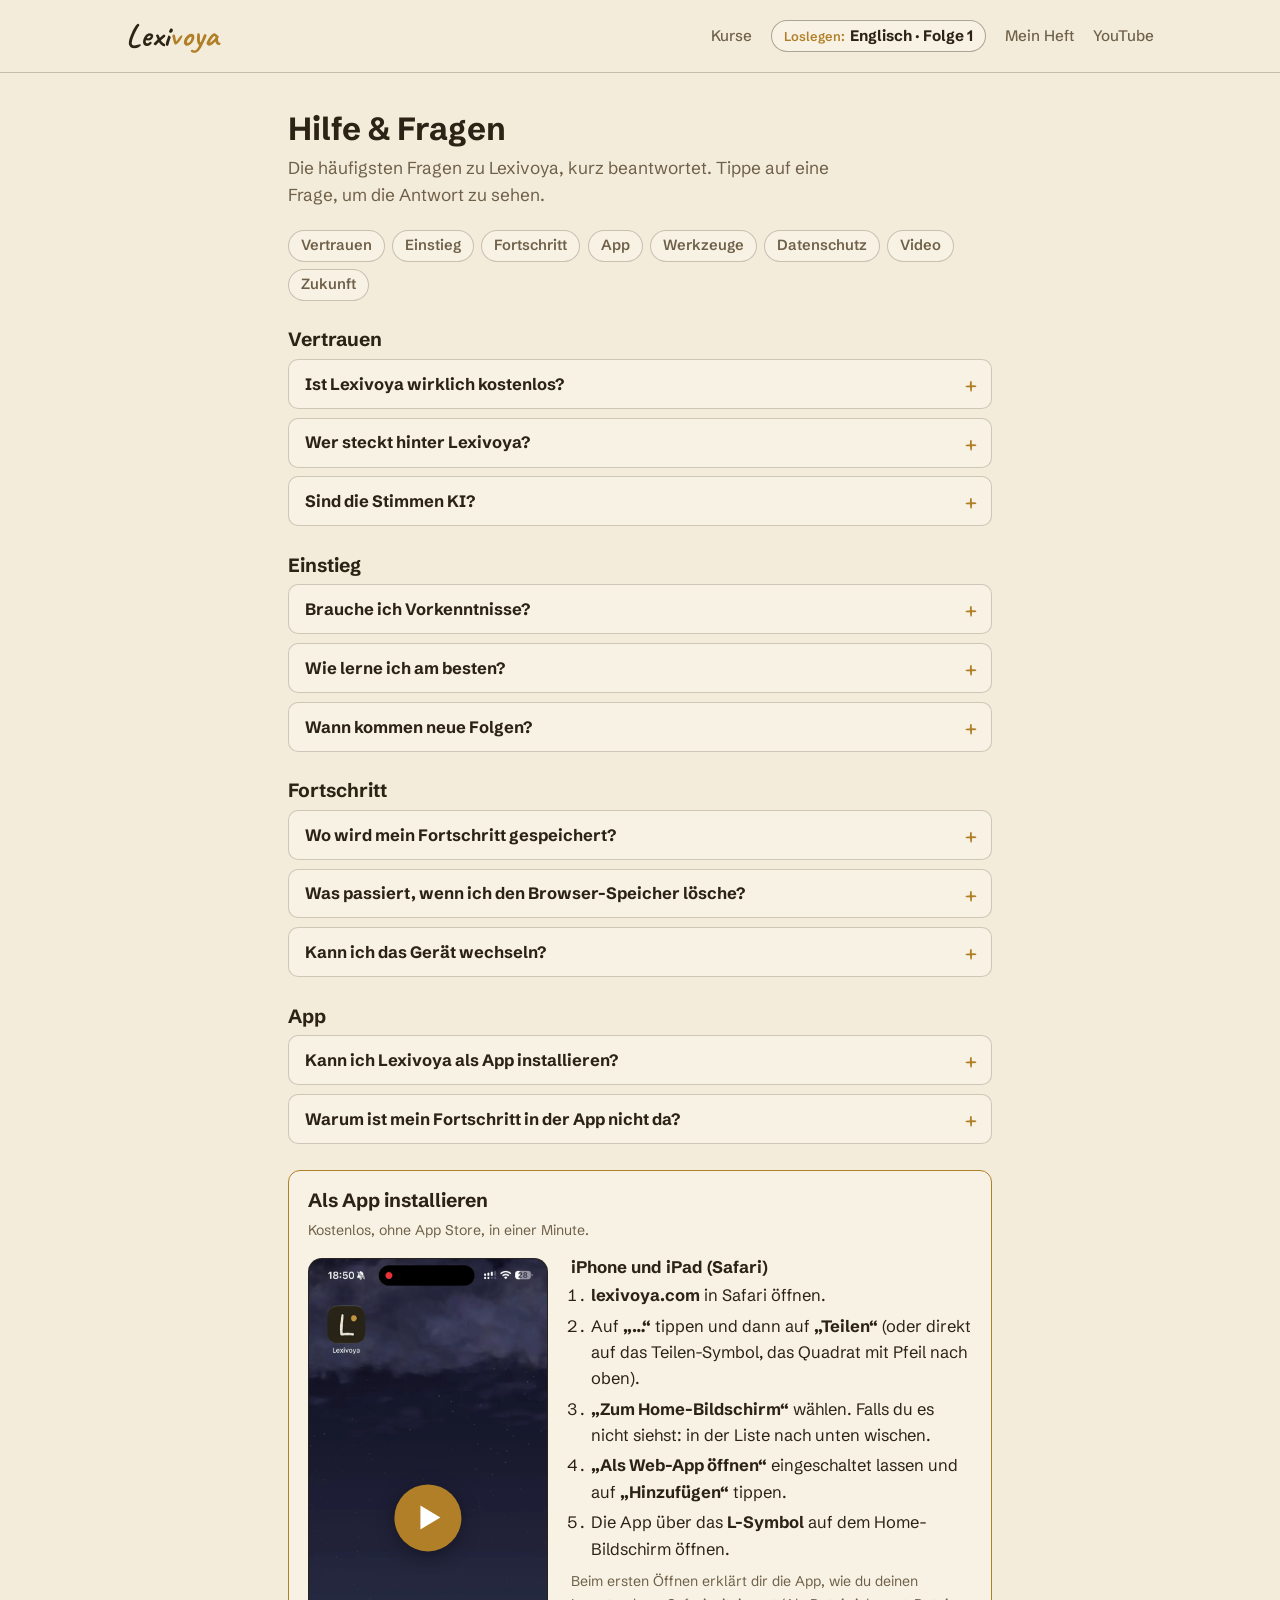
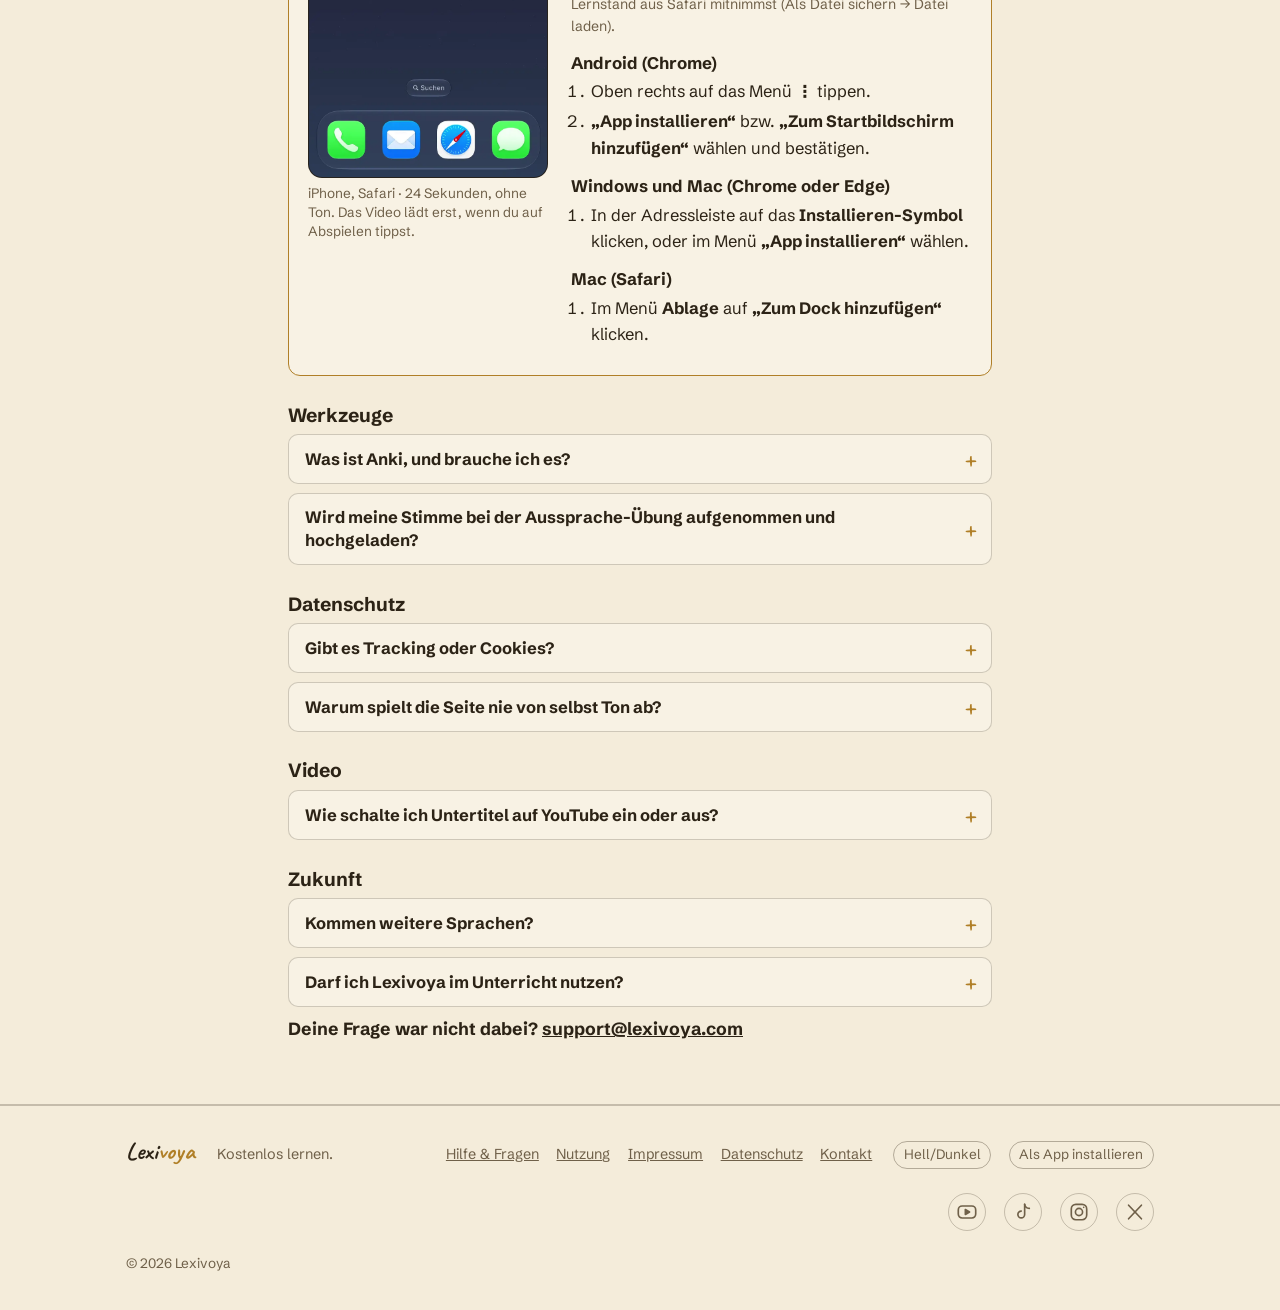
<file: hilfe/index.html>
<!doctype html>
<html lang="de">
<head>
<meta charset="utf-8">
<meta name="viewport" content="width=device-width, initial-scale=1, viewport-fit=cover">
<title>Hilfe &amp; Fragen · Lexivoya</title>
<meta name="description" content="Antworten auf häufige Fragen zu Lexivoya: kostenlos, Fortschritt, App installieren, Datenschutz, Untertitel und mehr.">
<link rel="canonical" href="https://lexivoya.com/hilfe/">
<meta name="color-scheme" content="light dark">
<meta name="theme-color" content="#f4ecda" media="(prefers-color-scheme: light)">
<meta name="theme-color" content="#211b10" media="(prefers-color-scheme: dark)">
<link rel="manifest" href="/manifest.webmanifest">
<link rel="icon" href="/favicon.ico" sizes="48x48">
<link rel="icon" href="/icons/favicon-32.png" sizes="32x32" type="image/png">
<link rel="icon" href="/icons/favicon-16.png" sizes="16x16" type="image/png">
<link rel="apple-touch-icon" href="/apple-touch-icon.png">
<meta name="msapplication-TileImage" content="/icons/icon-144.png">
<meta name="msapplication-TileColor" content="#211b10">
<meta name="apple-mobile-web-app-title" content="Lexivoya">
<meta name="apple-mobile-web-app-capable" content="yes">
<meta name="mobile-web-app-capable" content="yes">
<meta name="apple-mobile-web-app-status-bar-style" content="default">
<link rel="stylesheet" href="/css/vorlage.css?v=e524ae33d1">
<link rel="stylesheet" href="/css/lexivoya.css?v=e524ae33d1">
<script id="lexivoya-daten" type="application/json">{"kurse":[{"serie":"chinwag","name":"CHINWAG","sprache":"Englisch","richtung":"Deutsch → Englisch","niveau":"A1","staffel":"Staffel 1 · Fresh Start","folgen_geplant":8,"folgen":["A1-K01-S01","A1-K01-S02","A1-K01-S03","A1-K01-S04","A1-K01-S05","A1-K01-S06"],"plan":[{"nr":1,"id":"A1-K01-S01","titel":"Hello, Edinburgh","ab":"2026-11-28T08:00:00Z","thumb":"/bilder/chinwag-folge-1-thumb","url":"/chinwag/folge-1/","video":true},{"nr":2,"id":"A1-K01-S02","titel":"Where are you from?","ab":"2026-12-02T08:00:00Z","thumb":"/bilder/chinwag-folge-2-thumb","url":"/chinwag/folge-2/","video":true},{"nr":3,"id":"A1-K01-S03","titel":"What's your number?","ab":"2026-12-05T08:00:00Z","thumb":"/bilder/chinwag-folge-3-thumb","url":"/chinwag/folge-3/","video":true},{"nr":4,"id":"A1-K01-S04","titel":"What are you reading?","ab":"2026-12-09T08:00:00Z","thumb":"/bilder/chinwag-folge-4-thumb","url":"/chinwag/folge-4/","video":true},{"nr":5,"id":"A1-K01-S05","titel":"Monday to Sunday","ab":"2026-12-12T08:00:00Z","thumb":"/bilder/chinwag-folge-5-thumb","url":"/chinwag/folge-5/","video":true},{"nr":6,"id":"A1-K01-S06","titel":"Can I help you?","ab":"2026-12-16T08:00:00Z","thumb":"/bilder/chinwag-folge-6-thumb","url":"/chinwag/folge-6/","video":true}]}],"folgen":[{"id":"A1-K01-S01","kurs":"chinwag","nr":1,"titel":"Hello, Edinburgh","url":"/chinwag/folge-1/","dauer":918.8,"quiz":[{"id":"s08-02","t":744.71,"frage":"Es ist drei Uhr nachmittags. Du steigst in einen Bus. Wie grüßt du?","optionen":["Good morning.","Good afternoon.","Goodbye."],"richtig":1,"erklaerung":"„Good afternoon!“ Mit „goodbye“ wärst du schon wieder ausgestiegen, bevor der Bus losfährt."},{"id":"s08-04","t":770.0,"frage":"Jemand fragt dich: „How do you spell that?\" Was sollst du tun?","optionen":["Danke sagen.","Deinen Namen buchstabieren.","Eine Zahl nennen."],"richtig":1,"erklaerung":"buchstabieren. Und denk an die Falle: Das englische I klingt wie „ai“. Sonst heißt du am Ende Sophia."},{"id":"s08-06","t":796.85,"frage":"Mr MacLeod sagt: „Your key. Number seven.\" Welche Nummer hat Sofías Wohnung?","optionen":["Sechs.","Sieben.","Elf."],"richtig":1,"erklaerung":"sieben. „Seven.“ Im obersten Stock. Ohne Aufzug. Natürlich."}],"woerter":["hello","good-afternoon","please","sorry","thank-you","goodbye","good-morning","i-am","my-name-is","what-s-your-name","nice-to-meet-you","how-do-you-spell-that"]},{"id":"A1-K01-S02","kurs":"chinwag","nr":2,"titel":"Where are you from?","url":"/chinwag/folge-2/","dauer":750.5,"quiz":[{"id":"s08-02","t":595.66,"frage":"Jemand fragt dich: „Where are you from?“ Was passt?","optionen":["My name is Sofía.","I am from Spain.","Nice to meet you."],"richtig":1,"erklaerung":"„I am from Spain.“ Oder natürlich dein eigenes Land."},{"id":"s08-04","t":616.62,"frage":"Sofía kommt aus Spanien. Sie ist also …","optionen":["Spain.","Spanish.","Scottish."],"richtig":1,"erklaerung":"„Spanish.“ Mit großem S."},{"id":"s08-06","t":641.4,"frage":"Der Verkäufer fragt Sofía: „Are you Scottish?“ Was sagt sie?","optionen":["Yes, I am.","No, I'm not.","Fine day."],"richtig":1,"erklaerung":"„No, I'm not.“ Sofía ist Spanierin. Und „Fine day“ passt sowieso immer, nur nicht als Antwort."}],"woerter":["where-are-you-from","spain","i-am-from","and-you","scotland","are-you","no-i-m-not","spanish","scottish","germany","german","yes-i-am"]},{"id":"A1-K01-S03","kurs":"chinwag","nr":3,"titel":"What's your number?","url":"/chinwag/folge-3/","dauer":738.8,"quiz":[{"id":"s08-02","t":598.77,"frage":"Sofía fragt im Laden: „How much is it?“ Der Verkäufer sagt: „Ten pounds.“ Was kostet die SIM-Karte?","optionen":["Ten pounds.","Twelve pounds.","Twenty pounds."],"richtig":0,"erklaerung":"„Ten pounds.“ Zehn Pfund."},{"id":"s08-04","t":619.26,"frage":"Jemand spricht viel zu schnell. Was sagst du?","optionen":["Slowly, please.","Here you are.","Eleven."],"richtig":0,"erklaerung":"„Slowly, please.“ Oder: „Can you say that again?“"},{"id":"s08-06","t":641.0,"frage":"Wie sagt man die Null in einer Telefonnummer meistens?","optionen":["ten","oh","eleven"],"richtig":1,"erklaerung":"„oh“. Wie der Buchstabe O."}],"woerter":["how-much-is-it","pounds","here-you-are","phone-number","slowly-please","can-you-say-that-again","zero-ten","eleven","twelve","twenty","what-s-your-phone-number","it-is"]},{"id":"A1-K01-S04","kurs":"chinwag","nr":4,"titel":"What are you reading?","url":"/chinwag/folge-4/","dauer":695.2,"quiz":[{"id":"s08-02","t":548.11,"frage":"Morag fragt: „What are you reading?“ Was antwortest du?","optionen":["It is nine o'clock.","I am reading a book.","No, thank you."],"richtig":1,"erklaerung":"„I am reading a book.“ Ich lese ein Buch."},{"id":"s08-04","t":570.55,"frage":"Du willst wissen, wie spät es ist. Was fragst du?","optionen":["What's this?","What time is it?","What are you reading?"],"richtig":1,"erklaerung":"„What time is it?“ Und die Antwort: „It is nine o'clock.“"},{"id":"s08-06","t":593.08,"frage":"Morag bietet dir Tee an. Du möchtest keinen. Was sagst du?","optionen":["No, thank you.","No.","Yes, please."],"richtig":0,"erklaerung":"„No, thank you.“ In Schottland immer mit Dank."}],"woerter":["what-time-is-it","it-is-o-clock","what-are-you-reading","i-am-reading","book","tea","yes-please","this","that","what-s-this","it-is-a","no-thank-you"]},{"id":"A1-K01-S05","kurs":"chinwag","nr":5,"titel":"Monday to Sunday","url":"/chinwag/folge-5/","dauer":641.9,"quiz":[{"id":"s08-02","t":506.35,"frage":"Ein Buch heißt „Tea“. In welches Regal kommt es?","optionen":["Shelf P.","Shelf T.","Shelf D."],"richtig":1,"erklaerung":"„Shelf T.“ Denn „tea“ fängt mit „T“ an."},{"id":"s08-04","t":531.8,"frage":"An welchem Tag ist der Buchladen zu?","optionen":["Sunday. Closed.","Monday. Closed.","Sunday. Open."],"richtig":0,"erklaerung":"„Sunday. Closed.“ Am Sonntag ist der Laden zu."},{"id":"s08-06","t":555.76,"frage":"Heute ist „Tuesday“. Welcher Tag ist „tomorrow“, also morgen?","optionen":["Monday.","Thursday.","Wednesday."],"richtig":2,"erklaerung":"„Wednesday.“ Nach Dienstag kommt Mittwoch."}],"woerter":["monday","tuesday","wednesday","thursday","friday","saturday","sunday","closed","b-c-d-g-p-t","today","tomorrow","see-you-on"]},{"id":"A1-K01-S06","kurs":"chinwag","nr":6,"titel":"Can I help you?","url":"/chinwag/folge-6/","dauer":768.2,"quiz":[{"id":"s08-02","t":616.41,"frage":"Ein Kunde kommt in den Laden. Was sagst du zuerst?","optionen":["Anything else?","Can I help you?","That is all."],"richtig":1,"erklaerung":"„Can I help you?“ Damit bietest du Hilfe an."},{"id":"s08-04","t":641.26,"frage":"Hör genau hin. Wie schreibt man den Namen des Kunden?","optionen":["F, L, I, M, I, N, G.","F, L, A, M, I, N, G.","F, L, E, M, I, N, G."],"richtig":2,"erklaerung":"„F, L, E, M, I, N, G.“ Das englische E klingt wie unser I."},{"id":"s08-06","t":666.72,"frage":"Ein Kunde sucht ein Buch, aber ihr habt es nicht. Was sagst du höflich?","optionen":["It is over there.","Sorry, we do not have it.","Of course."],"richtig":1,"erklaerung":"„Sorry, we do not have it.“ Das ist ein höfliches Nein."}],"woerter":["can-i-help-you","i-am-looking-for","just-a-moment","it-is-over-there","upstairs","anything-else","sorry-we-do-not-have-it","can-you-spell-that-please","of-course","f-l-m-n-s","double","that-is-all"]}],"woerter":{"hello":{"en":"hello","de":"hallo","beispiel":"Hello, Edinburgh!","audio":"/audio/a1-k01-s01/hello.mp3","beispiel_audio":"/audio/a1-k01-s01/hello-beispiel.mp3"},"good-afternoon":{"en":"good afternoon","de":"guten Tag (nachmittags)","beispiel":"Good afternoon, Sofía!","audio":"/audio/a1-k01-s01/good-afternoon.mp3","beispiel_audio":"/audio/a1-k01-s01/good-afternoon-beispiel.mp3"},"please":{"en":"please","de":"bitte","beispiel":"Edinburgh, please.","audio":"/audio/a1-k01-s01/please.mp3","beispiel_audio":"/audio/a1-k01-s01/please-beispiel.mp3"},"sorry":{"en":"Sorry?","de":"Wie bitte?","beispiel":"Sorry? Cockburn Street?","audio":"/audio/a1-k01-s01/sorry.mp3","beispiel_audio":"/audio/a1-k01-s01/sorry-beispiel.mp3"},"thank-you":{"en":"thank you","de":"danke","beispiel":"Thank you, Mr MacLeod!","audio":"/audio/a1-k01-s01/thank-you.mp3","beispiel_audio":"/audio/a1-k01-s01/thank-you-beispiel.mp3"},"goodbye":{"en":"goodbye","de":"auf Wiedersehen","beispiel":"Goodbye, Mr MacLeod!","audio":"/audio/a1-k01-s01/goodbye.mp3","beispiel_audio":"/audio/a1-k01-s01/goodbye-beispiel.mp3"},"good-morning":{"en":"good morning","de":"guten Morgen","beispiel":"Good morning, Mr MacLeod!","audio":"/audio/a1-k01-s01/good-morning.mp3","beispiel_audio":"/audio/a1-k01-s01/good-morning-beispiel.mp3"},"i-am":{"en":"I am","de":"ich bin","beispiel":"I am Sofía.","audio":"/audio/a1-k01-s01/i-am.mp3","beispiel_audio":"/audio/a1-k01-s01/i-am-beispiel.mp3"},"my-name-is":{"en":"My name is …","de":"mein Name ist …","beispiel":"My name is Sofía Marín.","audio":"/audio/a1-k01-s01/my-name-is.mp3","beispiel_audio":"/audio/a1-k01-s01/my-name-is-beispiel.mp3"},"what-s-your-name":{"en":"What's your name?","de":"Wie heißt du? / Wie heißen Sie?","beispiel":"Hello! What's your name?","audio":"/audio/a1-k01-s01/what-s-your-name.mp3","beispiel_audio":"/audio/a1-k01-s01/what-s-your-name-beispiel.mp3"},"nice-to-meet-you":{"en":"Nice to meet you.","de":"Freut mich.","beispiel":"Hello, I'm Sofía. Nice to meet you.","audio":"/audio/a1-k01-s01/nice-to-meet-you.mp3","beispiel_audio":"/audio/a1-k01-s01/nice-to-meet-you-beispiel.mp3"},"how-do-you-spell-that":{"en":"How do you spell that?","de":"Wie schreibt man das?","beispiel":"Cockburn Street? How do you spell that?","audio":"/audio/a1-k01-s01/how-do-you-spell-that.mp3","beispiel_audio":"/audio/a1-k01-s01/how-do-you-spell-that-beispiel.mp3"},"where-are-you-from":{"en":"Where are you from?","de":"Woher kommst du? / Woher kommen Sie?","beispiel":"Hello! Where are you from?","audio":"/audio/a1-k01-s02/where-are-you-from.mp3","beispiel_audio":"/audio/a1-k01-s02/where-are-you-from-beispiel.mp3"},"spain":{"en":"Spain","de":"Spanien","beispiel":"Valencia, Spain.","audio":"/audio/a1-k01-s02/spain.mp3","beispiel_audio":"/audio/a1-k01-s02/spain-beispiel.mp3"},"i-am-from":{"en":"I am from …","de":"ich komme aus …","beispiel":"Hello, I am Sofía. I am from Spain.","audio":"/audio/a1-k01-s02/i-am-from.mp3","beispiel_audio":"/audio/a1-k01-s02/i-am-from-beispiel.mp3"},"and-you":{"en":"And you?","de":"Und du? / Und Sie?","beispiel":"I'm from Spain. And you?","audio":"/audio/a1-k01-s02/and-you.mp3","beispiel_audio":"/audio/a1-k01-s02/and-you-beispiel.mp3"},"scotland":{"en":"Scotland","de":"Schottland","beispiel":"Hello, Scotland!","audio":"/audio/a1-k01-s02/scotland.mp3","beispiel_audio":"/audio/a1-k01-s02/scotland-beispiel.mp3"},"are-you":{"en":"Are you …?","de":"Bist du …? / Sind Sie …?","beispiel":"Hello! Are you Sofía?","audio":"/audio/a1-k01-s02/are-you.mp3","beispiel_audio":"/audio/a1-k01-s02/are-you-beispiel.mp3"},"no-i-m-not":{"en":"No, I'm not.","de":"Nein, bin ich nicht.","beispiel":"Are you a student? No, I'm not.","audio":"/audio/a1-k01-s02/no-i-m-not.mp3","beispiel_audio":"/audio/a1-k01-s02/no-i-m-not-beispiel.mp3"},"spanish":{"en":"Spanish","de":"spanisch / Spanier, Spanierin","beispiel":"Sofía is Spanish.","audio":"/audio/a1-k01-s02/spanish.mp3","beispiel_audio":"/audio/a1-k01-s02/spanish-beispiel.mp3"},"scottish":{"en":"Scottish","de":"schottisch / Schotte, Schottin","beispiel":"Mr MacLeod is Scottish.","audio":"/audio/a1-k01-s02/scottish.mp3","beispiel_audio":"/audio/a1-k01-s02/scottish-beispiel.mp3"},"germany":{"en":"Germany","de":"Deutschland","beispiel":"I'm from Germany.","audio":"/audio/a1-k01-s02/germany.mp3","beispiel_audio":"/audio/a1-k01-s02/germany-beispiel.mp3"},"german":{"en":"German","de":"deutsch / Deutsche, Deutscher","beispiel":"Are you German?","audio":"/audio/a1-k01-s02/german.mp3","beispiel_audio":"/audio/a1-k01-s02/german-beispiel.mp3"},"yes-i-am":{"en":"Yes, I am.","de":"Ja, bin ich.","beispiel":"Are you Spanish? Yes, I am.","audio":"/audio/a1-k01-s02/yes-i-am.mp3","beispiel_audio":"/audio/a1-k01-s02/yes-i-am-beispiel.mp3"},"how-much-is-it":{"en":"How much is it?","de":"Was kostet das?","beispiel":"Milk, please. How much is it?","audio":"/audio/a1-k01-s03/how-much-is-it.mp3","beispiel_audio":"/audio/a1-k01-s03/how-much-is-it-beispiel.mp3"},"pounds":{"en":"pounds","de":"Pfund","beispiel":"Ten pounds, please.","audio":"/audio/a1-k01-s03/pounds.mp3","beispiel_audio":"/audio/a1-k01-s03/pounds-beispiel.mp3"},"here-you-are":{"en":"Here you are.","de":"Bitte schön. (beim Geben)","beispiel":"Ten pounds. Here you are.","audio":"/audio/a1-k01-s03/here-you-are.mp3","beispiel_audio":"/audio/a1-k01-s03/here-you-are-beispiel.mp3"},"phone-number":{"en":"phone number","de":"Telefonnummer","beispiel":"My phone number is oh seven seven oh oh.","audio":"/audio/a1-k01-s03/phone-number.mp3","beispiel_audio":"/audio/a1-k01-s03/phone-number-beispiel.mp3"},"slowly-please":{"en":"Slowly, please.","de":"Langsam, bitte.","beispiel":"Sorry? Slowly, please.","audio":"/audio/a1-k01-s03/slowly-please.mp3","beispiel_audio":"/audio/a1-k01-s03/slowly-please-beispiel.mp3"},"can-you-say-that-again":{"en":"Can you say that again?","de":"Kannst du das noch einmal sagen?","beispiel":"Sorry? Can you say that again?","audio":"/audio/a1-k01-s03/can-you-say-that-again.mp3","beispiel_audio":"/audio/a1-k01-s03/can-you-say-that-again-beispiel.mp3","melodie":{"wort":"steigend","satz":"steigend"}},"zero-ten":{"en":"zero – ten","de":"null bis zehn","beispiel":"Oh seven seven oh oh.","audio":"/audio/a1-k01-s03/zero-ten.mp3","beispiel_audio":"/audio/a1-k01-s03/zero-ten-beispiel.mp3"},"eleven":{"en":"eleven","de":"elf","beispiel":"Eleven pounds.","audio":"/audio/a1-k01-s03/eleven.mp3","beispiel_audio":"/audio/a1-k01-s03/eleven-beispiel.mp3"},"twelve":{"en":"twelve","de":"zwölf","beispiel":"Twelve pounds, please.","audio":"/audio/a1-k01-s03/twelve.mp3","beispiel_audio":"/audio/a1-k01-s03/twelve-beispiel.mp3"},"twenty":{"en":"twenty","de":"zwanzig","beispiel":"Twenty pounds.","audio":"/audio/a1-k01-s03/twenty.mp3","beispiel_audio":"/audio/a1-k01-s03/twenty-beispiel.mp3"},"what-s-your-phone-number":{"en":"What's your phone number?","de":"Wie ist deine Telefonnummer?","beispiel":"Hello, Mr MacLeod. What's your phone number?","audio":"/audio/a1-k01-s03/what-s-your-phone-number.mp3","beispiel_audio":"/audio/a1-k01-s03/what-s-your-phone-number-beispiel.mp3"},"it-is":{"en":"It is …","de":"Es ist … / Sie ist …","beispiel":"It is ten pounds.","audio":"/audio/a1-k01-s03/it-is.mp3","beispiel_audio":"/audio/a1-k01-s03/it-is-beispiel.mp3"},"what-time-is-it":{"en":"What time is it?","de":"Wie spät ist es?","beispiel":"Hello, Mr MacLeod. What time is it?","audio":"/audio/a1-k01-s04/what-time-is-it.mp3","beispiel_audio":"/audio/a1-k01-s04/what-time-is-it-beispiel.mp3"},"it-is-o-clock":{"en":"It is … o'clock.","de":"Es ist … Uhr.","beispiel":"It is ten o'clock.","audio":"/audio/a1-k01-s04/it-is-o-clock.mp3","beispiel_audio":"/audio/a1-k01-s04/it-is-o-clock-beispiel.mp3"},"what-are-you-reading":{"en":"What are you reading?","de":"Was liest du?","beispiel":"Hello, Sofía. What are you reading?","audio":"/audio/a1-k01-s04/what-are-you-reading.mp3","beispiel_audio":"/audio/a1-k01-s04/what-are-you-reading-beispiel.mp3"},"i-am-reading":{"en":"I am reading …","de":"Ich lese …","beispiel":"I am reading a book.","audio":"/audio/a1-k01-s04/i-am-reading.mp3","beispiel_audio":"/audio/a1-k01-s04/i-am-reading-beispiel.mp3"},"book":{"en":"book","de":"Buch","beispiel":"I am reading a book.","audio":"/audio/a1-k01-s04/book.mp3","beispiel_audio":"/audio/a1-k01-s04/book-beispiel.mp3"},"tea":{"en":"tea","de":"Tee","beispiel":"Tea, please.","audio":"/audio/a1-k01-s04/tea.mp3","beispiel_audio":"/audio/a1-k01-s04/tea-beispiel.mp3"},"yes-please":{"en":"Yes, please.","de":"Ja, bitte.","beispiel":"Tea? Yes, please.","audio":"/audio/a1-k01-s04/yes-please.mp3","beispiel_audio":"/audio/a1-k01-s04/yes-please-beispiel.mp3"},"this":{"en":"this","de":"das (hier), dies","beispiel":"This is my book.","audio":"/audio/a1-k01-s04/this.mp3","beispiel_audio":"/audio/a1-k01-s04/this-beispiel.mp3"},"that":{"en":"that","de":"das (dort)","beispiel":"That is the shop.","audio":"/audio/a1-k01-s04/that.mp3","beispiel_audio":"/audio/a1-k01-s04/that-beispiel.mp3"},"what-s-this":{"en":"What's this?","de":"Was ist das?","beispiel":"Sorry. What's this?","audio":"/audio/a1-k01-s04/what-s-this.mp3","beispiel_audio":"/audio/a1-k01-s04/what-s-this-beispiel.mp3"},"it-is-a":{"en":"It is a …","de":"Es ist ein … / eine …","beispiel":"It is a book.","audio":"/audio/a1-k01-s04/it-is-a.mp3","beispiel_audio":"/audio/a1-k01-s04/it-is-a-beispiel.mp3"},"no-thank-you":{"en":"No, thank you.","de":"Nein, danke.","beispiel":"Tea? No, thank you.","audio":"/audio/a1-k01-s04/no-thank-you.mp3","beispiel_audio":"/audio/a1-k01-s04/no-thank-you-beispiel.mp3"},"monday":{"en":"Monday","de":"Montag","beispiel":"Monday, nine o'clock.","audio":"/audio/a1-k01-s05/monday.mp3","beispiel_audio":"/audio/a1-k01-s05/monday-beispiel.mp3"},"tuesday":{"en":"Tuesday","de":"Dienstag","beispiel":"Hello, Morag. It is Tuesday.","audio":"/audio/a1-k01-s05/tuesday.mp3","beispiel_audio":"/audio/a1-k01-s05/tuesday-beispiel.mp3"},"wednesday":{"en":"Wednesday","de":"Mittwoch","beispiel":"It is Wednesday. Fine day!","audio":"/audio/a1-k01-s05/wednesday.mp3","beispiel_audio":"/audio/a1-k01-s05/wednesday-beispiel.mp3"},"thursday":{"en":"Thursday","de":"Donnerstag","beispiel":"Thursday, ten o'clock.","audio":"/audio/a1-k01-s05/thursday.mp3","beispiel_audio":"/audio/a1-k01-s05/thursday-beispiel.mp3"},"friday":{"en":"Friday","de":"Freitag","beispiel":"It is Friday. Tea, please.","audio":"/audio/a1-k01-s05/friday.mp3","beispiel_audio":"/audio/a1-k01-s05/friday-beispiel.mp3"},"saturday":{"en":"Saturday","de":"Samstag","beispiel":"It is Saturday, Sofía.","audio":"/audio/a1-k01-s05/saturday.mp3","beispiel_audio":"/audio/a1-k01-s05/saturday-beispiel.mp3"},"sunday":{"en":"Sunday","de":"Sonntag","beispiel":"It is Sunday.","audio":"/audio/a1-k01-s05/sunday.mp3","beispiel_audio":"/audio/a1-k01-s05/sunday-beispiel.mp3"},"closed":{"en":"closed","de":"geschlossen, zu","beispiel":"Sunday. The shop is closed.","audio":"/audio/a1-k01-s05/closed.mp3","beispiel_audio":"/audio/a1-k01-s05/closed-beispiel.mp3"},"b-c-d-g-p-t":{"en":"B – C – D – G – P – T","de":"die Buchstaben B, C, D, G, P, T","beispiel":"Shelf B. Shelf D.","audio":"/audio/a1-k01-s05/b-c-d-g-p-t.mp3","beispiel_audio":"/audio/a1-k01-s05/b-c-d-g-p-t-beispiel.mp3"},"today":{"en":"today","de":"heute","beispiel":"Today is Saturday.","audio":"/audio/a1-k01-s05/today.mp3","beispiel_audio":"/audio/a1-k01-s05/today-beispiel.mp3"},"tomorrow":{"en":"tomorrow","de":"morgen","beispiel":"Tomorrow is Monday.","audio":"/audio/a1-k01-s05/tomorrow.mp3","beispiel_audio":"/audio/a1-k01-s05/tomorrow-beispiel.mp3"},"see-you-on":{"en":"See you on …","de":"Bis … / Wir sehen uns am …","beispiel":"See you on Friday, Morag.","audio":"/audio/a1-k01-s05/see-you-on.mp3","beispiel_audio":"/audio/a1-k01-s05/see-you-on-beispiel.mp3"},"can-i-help-you":{"en":"Can I help you?","de":"Kann ich Ihnen helfen?","beispiel":"Good morning. Can I help you?","audio":"/audio/a1-k01-s06/can-i-help-you.mp3","beispiel_audio":"/audio/a1-k01-s06/can-i-help-you-beispiel.mp3","melodie":{"wort":"steigend","satz":"steigend"}},"i-am-looking-for":{"en":"I am looking for …","de":"Ich suche …","beispiel":"I am looking for Morag.","audio":"/audio/a1-k01-s06/i-am-looking-for.mp3","beispiel_audio":"/audio/a1-k01-s06/i-am-looking-for-beispiel.mp3"},"just-a-moment":{"en":"Just a moment.","de":"Einen Moment.","beispiel":"Tea? Just a moment.","audio":"/audio/a1-k01-s06/just-a-moment.mp3","beispiel_audio":"/audio/a1-k01-s06/just-a-moment-beispiel.mp3"},"it-is-over-there":{"en":"It is over there.","de":"Es ist dort drüben.","beispiel":"The ladder? It is over there.","audio":"/audio/a1-k01-s06/it-is-over-there.mp3","beispiel_audio":"/audio/a1-k01-s06/it-is-over-there-beispiel.mp3"},"upstairs":{"en":"upstairs","de":"oben, eine Treppe höher","beispiel":"Morag is upstairs.","audio":"/audio/a1-k01-s06/upstairs.mp3","beispiel_audio":"/audio/a1-k01-s06/upstairs-beispiel.mp3"},"anything-else":{"en":"Anything else?","de":"Sonst noch etwas?","beispiel":"Here you are. Anything else?","audio":"/audio/a1-k01-s06/anything-else.mp3","beispiel_audio":"/audio/a1-k01-s06/anything-else-beispiel.mp3","melodie":{"wort":"steigend","satz":"steigend"}},"sorry-we-do-not-have-it":{"en":"Sorry, we do not have it.","de":"Tut mir leid, das haben wir nicht.","beispiel":"Milk? Sorry, we do not have it.","audio":"/audio/a1-k01-s06/sorry-we-do-not-have-it.mp3","beispiel_audio":"/audio/a1-k01-s06/sorry-we-do-not-have-it-beispiel.mp3"},"can-you-spell-that-please":{"en":"Can you spell that, please?","de":"Können Sie das bitte buchstabieren?","beispiel":"Sorry? Can you spell that, please?","audio":"/audio/a1-k01-s06/can-you-spell-that-please.mp3","beispiel_audio":"/audio/a1-k01-s06/can-you-spell-that-please-beispiel.mp3","melodie":{"wort":"steigend","satz":"steigend"}},"of-course":{"en":"Of course.","de":"Natürlich. / Klar.","beispiel":"Milk? Yes, of course.","audio":"/audio/a1-k01-s06/of-course.mp3","beispiel_audio":"/audio/a1-k01-s06/of-course-beispiel.mp3"},"f-l-m-n-s":{"en":"F – L – M – N – S","de":"die Buchstaben F, L, M, N, S","beispiel":"Fleming. F, L, E, M, I, N, G.","audio":"/audio/a1-k01-s06/f-l-m-n-s.mp3","beispiel_audio":"/audio/a1-k01-s06/f-l-m-n-s-beispiel.mp3"},"double":{"en":"double","de":"doppelt","beispiel":"Mill. M, I, double L.","audio":"/audio/a1-k01-s06/double.mp3","beispiel_audio":"/audio/a1-k01-s06/double-beispiel.mp3"},"that-is-all":{"en":"That is all.","de":"Das ist alles.","beispiel":"Tea, please. That is all.","audio":"/audio/a1-k01-s06/that-is-all.mp3","beispiel_audio":"/audio/a1-k01-s06/that-is-all-beispiel.mp3"}},"kompetenzen":[{"ziel":"Auf Englisch grüßen und dich verabschieden — passend zur Tageszeit","kannst":"Du kannst auf Englisch grüßen und dich verabschieden — passend zur Tageszeit.","woerter":["hello","good-morning","good-afternoon","goodbye"],"kurs":"chinwag","folge":"A1-K01-S01"},{"ziel":"Dich auf Englisch vorstellen","kannst":"Du kannst dich auf Englisch vorstellen.","woerter":["i-am","my-name-is","nice-to-meet-you"],"kurs":"chinwag","folge":"A1-K01-S01"},{"ziel":"Nach einem Namen fragen und um Buchstabieren bitten","kannst":"Du kannst nach einem Namen fragen und darum bitten, ihn zu buchstabieren.","woerter":["what-s-your-name","how-do-you-spell-that"],"kurs":"chinwag","folge":"A1-K01-S01"},{"ziel":"Höflich bitten, danken und nachfragen","kannst":"Du kannst höflich bitten, danken und nachfragen, wenn du etwas nicht verstanden hast.","woerter":["please","thank-you","sorry"],"kurs":"chinwag","folge":"A1-K01-S01"},{"ziel":"Sagen, woher du kommst, und danach fragen","kannst":"Du kannst sagen, woher du kommst, danach fragen und die Frage zurückgeben.","woerter":["where-are-you-from","i-am-from","and-you"],"kurs":"chinwag","folge":"A1-K01-S02"},{"ziel":"Drei Länder auf Englisch nennen","kannst":"Du kannst Spanien, Schottland und Deutschland auf Englisch nennen.","woerter":["spain","scotland","germany"],"kurs":"chinwag","folge":"A1-K01-S02"},{"ziel":"Die passende Nationalität sagen","kannst":"Du kannst die passende Nationalität sagen und weißt, dass man sie im Englischen groß schreibt.","woerter":["spanish","scottish","german"],"kurs":"chinwag","folge":"A1-K01-S02"},{"ziel":"Mit Ja oder Nein kurz antworten","kannst":"Du kannst mit „Are you …?“ nachfragen und kurz mit Ja oder Nein antworten.","woerter":["are-you","yes-i-am","no-i-m-not"],"kurs":"chinwag","folge":"A1-K01-S02"},{"ziel":"Die Zahlen von 0 bis 20 verstehen und sagen","kannst":"Du kannst die Zahlen von null bis zwanzig verstehen und bis zwölf sagen.","woerter":["zero-ten","eleven","twelve","twenty"],"kurs":"chinwag","folge":"A1-K01-S03"},{"ziel":"Nach dem Preis fragen und bezahlen","kannst":"Du kannst nach dem Preis fragen, einen Preis in Pfund verstehen und etwas überreichen.","woerter":["how-much-is-it","pounds","here-you-are"],"kurs":"chinwag","folge":"A1-K01-S03"},{"ziel":"Eine Telefonnummer erfragen und nennen","kannst":"Du kannst nach einer Telefonnummer fragen und deine eigene nennen.","woerter":["phone-number","what-s-your-phone-number","it-is"],"kurs":"chinwag","folge":"A1-K01-S03"},{"ziel":"Um langsames Sprechen und Wiederholung bitten","kannst":"Du kannst bitten, langsamer zu sprechen oder etwas zu wiederholen.","woerter":["slowly-please","can-you-say-that-again"],"kurs":"chinwag","folge":"A1-K01-S03"},{"ziel":"Nach der Uhrzeit fragen und sie sagen","kannst":"Du kannst fragen, wie spät es ist, und die volle Stunde sagen.","woerter":["what-time-is-it","it-is-o-clock"],"kurs":"chinwag","folge":"A1-K01-S04"},{"ziel":"Sagen, was man liest","kannst":"Du kannst fragen, was jemand liest, und sagen, was du selbst liest.","woerter":["what-are-you-reading","i-am-reading","book"],"kurs":"chinwag","folge":"A1-K01-S04"},{"ziel":"Nach Dingen fragen und sie benennen","kannst":"Du kannst nach einem Ding fragen und es benennen, nah mit „this“, fern mit „that“.","woerter":["what-s-this","it-is-a","this","that"],"kurs":"chinwag","folge":"A1-K01-S04"},{"ziel":"Etwas annehmen oder höflich ablehnen","kannst":"Du kannst Tee annehmen oder höflich ablehnen.","woerter":["tea","yes-please","no-thank-you"],"kurs":"chinwag","folge":"A1-K01-S04"},{"ziel":"Die Wochentage verstehen und sagen","kannst":"Du kannst alle sieben Wochentage verstehen und sagen.","woerter":["monday","tuesday","wednesday","thursday","friday","saturday","sunday"],"kurs":"chinwag","folge":"A1-K01-S05"},{"ziel":"Heute und morgen sagen","kannst":"Du kannst sagen, welcher Tag heute ist und welcher morgen ist.","woerter":["today","tomorrow"],"kurs":"chinwag","folge":"A1-K01-S05"},{"ziel":"Sich verabschieden und sagen, wann ein Laden zu ist","kannst":"Du kannst dich mit „See you on …“ verabschieden und sagen, dass ein Laden zu ist.","woerter":["see-you-on","closed"],"kurs":"chinwag","folge":"A1-K01-S05"},{"ziel":"Die Buchstaben B C D G P T","kannst":"Du kannst die Buchstaben B, C, D, G, P und T hören und sagen.","woerter":["b-c-d-g-p-t"],"kurs":"chinwag","folge":"A1-K01-S05"},{"ziel":"Im Laden Hilfe anbieten","kannst":"Du kannst im Laden Hilfe anbieten und fragen, ob noch etwas fehlt.","woerter":["can-i-help-you","just-a-moment","anything-else","that-is-all"],"kurs":"chinwag","folge":"A1-K01-S06"},{"ziel":"Sagen, was du suchst und wo etwas ist","kannst":"Du kannst sagen, was du suchst, und zeigen, wo etwas ist.","woerter":["i-am-looking-for","it-is-over-there","upstairs"],"kurs":"chinwag","folge":"A1-K01-S06"},{"ziel":"Höflich Nein sagen","kannst":"Du kannst höflich sagen, dass etwas fehlt, und „natürlich“ sagen.","woerter":["sorry-we-do-not-have-it","of-course"],"kurs":"chinwag","folge":"A1-K01-S06"},{"ziel":"Buchstabieren lassen: F L M N S und double","kannst":"Du kannst um Buchstabieren bitten und F, L, M, N, S und „double“ hören und sagen.","woerter":["can-you-spell-that-please","f-l-m-n-s","double"],"kurs":"chinwag","folge":"A1-K01-S06"}]}</script>
<script src="/js/lernstand.js?v=e524ae33d1"></script>
</head>
<body>
<header><div class="wrap nav">
  <a class="wordmark" href="/" aria-label="Lexivoya — zur Startseite">Lexi<span>voya</span></a>
  <nav aria-label="Hauptnavigation">
    <a href="/kurse/">Kurse</a>
    <a class="weiter" href="/kurse/#chinwag" title="Englisch · A1 · CHINWAG" data-weiter><small>Loslegen:</small> <span>Englisch</span></a>
    <a href="/heft/">Mein Heft</a>
    <a href="https://www.youtube.com/@Lexivoya" target="_blank" rel="noopener">YouTube</a>
  </nav>
</div></header>

<main id="top">
<div class="wrap recht hilfe">
  <h1>Hilfe &amp; Fragen</h1>
  <p class="lede" style="margin-top:.4rem">Die häufigsten Fragen zu Lexivoya, kurz beantwortet. Tippe auf eine Frage, um die Antwort zu sehen.</p>

  <nav class="hilfe-inhalt" aria-label="Themen">
    <a href="#vertrauen">Vertrauen</a><a href="#einstieg">Einstieg</a><a href="#fortschritt">Fortschritt</a><a href="#app">App</a><a href="#werkzeuge">Werkzeuge</a><a href="#datenschutz">Datenschutz</a><a href="#video">Video</a><a href="#zukunft">Zukunft</a>
  </nav>

  <h2 id="vertrauen">Vertrauen</h2>
  <details class="faq" id="kostenlos">
    <summary>Ist Lexivoya wirklich kostenlos?</summary>
    <div class="faq-antwort">
      <p>Ja. Du brauchst keine Anmeldung, kein Konto und kein Abo, und nichts ist hinter einer Bezahlschranke.</p>
      <p>Finanzieren soll sich Lexivoya später über Werbung auf YouTube. Hier auf der Website gibt es keine Werbung.</p>
    </div>
  </details>
  <details class="faq" id="wer">
    <summary>Wer steckt hinter Lexivoya?</summary>
    <div class="faq-antwort">
      <p>Ein kleines Team aus der Schweiz. Wer verantwortlich ist und wie du uns erreichst, steht im <a href="/impressum/">Impressum</a>.</p>
    </div>
  </details>
  <details class="faq" id="stimmen">
    <summary>Sind die Stimmen KI?</summary>
    <div class="faq-antwort">
      <p>Ja, und das sagen wir offen: Die Stimmen in den Videos und Tonbeispielen sind synthetisch, also mit KI-Sprachsynthese erzeugt. Auch die Zeichnungen und die Animation entstehen nicht von Hand, sondern sind programmiert.</p>
      <p>Die Aussprache prüfen wir bei jeder Zeile: automatisch mit einer Spracherkennung und mit dem eigenen Ohr. Nach jedem Kurs ist zusätzlich eine Durchsicht durch Muttersprachler vorgesehen. Klingt trotzdem etwas falsch, <a href="/kontakt/">schreib uns</a> bitte mit Folge und ungefährer Minute.</p>
    </div>
  </details>

  <h2 id="einstieg">Einstieg</h2>
  <details class="faq" id="vorkenntnisse">
    <summary>Brauche ich Vorkenntnisse?</summary>
    <div class="faq-antwort">
      <p>Nein. Der Englisch-Kurs CHINWAG beginnt bei null (Niveau A1). Der Erzähler spricht Deutsch und erklärt dir jedes neue Wort, die Geschichte spielt auf Englisch. Fang am besten mit der ersten Folge an.</p>
    </div>
  </details>
  <details class="faq" id="lernen">
    <summary>Wie lerne ich am besten?</summary>
    <div class="faq-antwort">
      <ol>
        <li><b>Video:</b> Schau die Folge auf der Lektionsseite oder auf YouTube und sprich die Wörter laut mit.</li>
        <li><b>Lektionsseite:</b> Mach das Quiz und den Schreibtest und übe die Aussprache.</li>
        <li><b><a href="/heft/">Mein Heft</a>:</b> Hier sammeln sich deine Wörter, Stempel und dein Wochenziel.</li>
        <li><b>Wiederholung:</b> Schau ab und zu in „Heute wiederholen“. Das Heft fragt dich die Wörter wieder ab, wenn sie dran sind.</li>
      </ol>
      <p>Lieber oft und kurz als selten und lang: Zehn Minuten am Tag bringen mehr als eine Stunde am Sonntag.</p>
    </div>
  </details>
  <details class="faq" id="neue-folgen">
    <summary>Wann kommen neue Folgen?</summary>
    <div class="faq-antwort">
      <p>Jeden Samstag und Mittwoch um 9 Uhr Schweizer Zeit. Welche Folge als Nächstes kommt, siehst du unter <a href="/kurse/">Kurse</a>.</p>
    </div>
  </details>

  <h2 id="fortschritt">Fortschritt</h2>
  <details class="faq" id="speicher">
    <summary>Wo wird mein Fortschritt gespeichert?</summary>
    <div class="faq-antwort">
      <p>Nur in deinem eigenen Browser, auf deinem Gerät. Es gibt kein Konto, und wir bekommen deinen Lernstand nicht zu sehen.</p>
    </div>
  </details>
  <details class="faq" id="browser-loeschen">
    <summary>Was passiert, wenn ich den Browser-Speicher lösche?</summary>
    <div class="faq-antwort">
      <p>Dann ist dein Lernstand weg, denn er liegt nur dort. Sichere ihn deshalb vorher in <a href="/heft/#sichern">„Mein Heft“ unter „Lernstand sichern“</a> mit „Als Datei sichern“. Danach kannst du ihn mit „Datei laden“ zurückholen.</p>
    </div>
  </details>
  <details class="faq" id="geraet-wechseln">
    <summary>Kann ich das Gerät wechseln?</summary>
    <div class="faq-antwort">
      <p>Ja, mit einer Datei: Auf dem alten Gerät in <a href="/heft/#sichern">„Mein Heft“</a> „Als Datei sichern“ tippen, die Datei aufs neue Gerät bringen (z.&nbsp;B. per E-Mail oder Cloud) und dort in „Mein Heft“ mit „Datei laden“ öffnen. Die Geräte gleichen sich nicht von selbst ab.</p>
    </div>
  </details>

  <h2 id="app">App</h2>
  <details class="faq" id="als-app">
    <summary>Kann ich Lexivoya als App installieren?</summary>
    <div class="faq-antwort">
      <p>Ja, kostenlos und ohne App Store: direkt aus dem Browser, auf iPhone und iPad, Android, Windows und Mac. Lexivoya liegt dann mit eigenem Symbol auf deinem Home-Bildschirm bzw. Desktop und öffnet sich ohne Adressleiste.</p>
      <p><a href="#app-installieren">So geht’s, mit Video</a></p>
    </div>
  </details>
  <details class="faq" id="app-fortschritt">
    <summary>Warum ist mein Fortschritt in der App nicht da?</summary>
    <div class="faq-antwort">
      <p>Auf iPhone und iPad hat die App vom Home-Bildschirm ihren eigenen Speicher, getrennt von Safari. So nimmst du deinen Stand mit:</p>
      <ol>
        <li>In Safari <a href="/heft/#sichern">„Mein Heft“</a> öffnen und unter „Lernstand sichern“ auf „Als Datei sichern“ tippen.</li>
        <li>In der App „Mein Heft“ öffnen und mit „Datei laden“ die Datei wählen.</li>
      </ol>
      <p>Das erklärt dir die App auch beim ersten Öffnen. Danach lernst du am besten nur noch in der App weiter. Auf Android und am Computer teilen sich Browser und App normalerweise den Speicher.</p>
    </div>
  </details>

  <section class="anleitung" id="app-installieren" aria-labelledby="app-installieren-titel">
    <h2 id="app-installieren-titel">Als App installieren</h2>
    <p class="hinweis">Kostenlos, ohne App Store, in einer Minute. <a class="btn btn-primary btn-klein app-knopf-direkt" href="#app-installieren" data-installieren="direkt" hidden>Jetzt als App installieren</a></p>
    <div class="anleitung-raster">
      <figure class="anleitung-video" id="anleitung-player">
        <button class="anleitung-start" type="button" aria-label="Anleitungsvideo abspielen (iPhone, 24 Sekunden, ohne Ton)">
          <picture><source type="image/webp" srcset="/video/pwa-installation-iphone-poster.webp"><img src="/video/pwa-installation-iphone-poster.jpg" width="720" height="1560" alt="Standbild aus dem Video: iPhone-Home-Bildschirm mit dem Lexivoya-Symbol (L)" loading="lazy" decoding="async"></picture>
          <span class="anleitung-play" aria-hidden="true"></span>
        </button>
        <template id="anleitung-vorlage"><video id="anleitung-video" controls playsinline preload="none" width="720" height="1560" poster="/video/pwa-installation-iphone-poster.jpg" aria-describedby="anleitung-iphone"><source src="/video/pwa-installation-iphone.mp4" type="video/mp4"></video></template>
        <noscript><p><a href="/video/pwa-installation-iphone.mp4" target="_blank">Video öffnen (MP4, 1 MB, ohne Ton)</a></p></noscript>
        <figcaption>iPhone, Safari · 24 Sekunden, ohne Ton. Das Video lädt erst, wenn du auf Abspielen tippst.</figcaption>
      </figure>
      <div class="anleitung-schritte">
        <h3>iPhone und iPad (Safari)</h3>
        <ol id="anleitung-iphone">
          <li><b>lexivoya.com</b> in Safari öffnen.</li>
          <li>Auf <b>„…“</b> tippen und dann auf <b>„Teilen“</b> (oder direkt auf das Teilen-Symbol, das Quadrat mit Pfeil nach oben).</li>
          <li><b>„Zum Home-Bildschirm“</b> wählen. Falls du es nicht siehst: in der Liste nach unten wischen.</li>
          <li><b>„Als Web-App öffnen“</b> eingeschaltet lassen und auf <b>„Hinzufügen“</b> tippen.</li>
          <li>Die App über das <b>L-Symbol</b> auf dem Home-Bildschirm öffnen.</li>
        </ol>
        <p class="hinweis">Beim ersten Öffnen erklärt dir die App, wie du deinen Lernstand aus Safari mitnimmst (Als Datei sichern → Datei laden).</p>

        <h3>Android (Chrome)</h3>
        <ol>
          <li>Oben rechts auf das Menü <b>⋮</b> tippen.</li>
          <li><b>„App installieren“</b> bzw. <b>„Zum Startbildschirm hinzufügen“</b> wählen und bestätigen.</li>
        </ol>

        <h3>Windows und Mac (Chrome oder Edge)</h3>
        <ol>
          <li>In der Adressleiste auf das <b>Installieren-Symbol</b> klicken, oder im Menü <b>„App installieren“</b> wählen.</li>
        </ol>

        <h3>Mac (Safari)</h3>
        <ol>
          <li>Im Menü <b>Ablage</b> auf <b>„Zum Dock hinzufügen“</b> klicken.</li>
        </ol>
      </div>
    </div>
  </section>

  <h2 id="werkzeuge">Werkzeuge</h2>
  <details class="faq" id="anki">
    <summary>Was ist Anki, und brauche ich es?</summary>
    <div class="faq-antwort">
      <p>Nein, du brauchst es nicht. <a href="https://apps.ankiweb.net" target="_blank" rel="noopener">Anki</a> ist eine Karteikarten-App, die dich Wörter im richtigen Abstand abfragt. Auf jeder Lektionsseite kannst du alle Wörter als Anki-Deck herunterladen.</p>
      <p>Anki ist am Computer und auf Android kostenlos, die iPhone-App kostet Geld. Auf dem iPhone nimmst du stattdessen <a href="https://ankiweb.net" target="_blank" rel="noopener">AnkiWeb</a> im Browser oder einfach <a href="/heft/">„Mein Heft“</a>: Es fragt dich die Wörter ebenfalls im richtigen Abstand ab.</p>
    </div>
  </details>
  <details class="faq" id="stimme-aufnahme">
    <summary>Wird meine Stimme bei der Aussprache-Übung aufgenommen und hochgeladen?</summary>
    <div class="faq-antwort">
      <p>Aufgenommen ja, damit du dich mit dem Vorbild vergleichen kannst, aber nur, wenn du auf „Aufnehmen“ tippst. Hochgeladen wird sie nie: Die Aufnahme bleibt auf deinem Gerät, wird nicht gespeichert und ist weg, sobald du die Seite verlässt.</p>
      <p>Eine Ausnahme kannst nur du selbst einschalten: die freiwillige Prüfung mit der Spracherkennung deines Browsers. Manche Browser schicken das Audio dafür an ihren Hersteller (z.&nbsp;B. Chrome an Google). Auf iPhone und iPad gibt es diese Prüfung nicht. Details in der <a href="/datenschutz/">Datenschutzerklärung</a>.</p>
    </div>
  </details>

  <h2 id="datenschutz">Datenschutz</h2>
  <details class="faq" id="tracking">
    <summary>Gibt es Tracking oder Cookies?</summary>
    <div class="faq-antwort">
      <p>Nein. Wir setzen keine Cookies und nutzen keine Analyse- oder Tracking-Dienste. Schriften, Bilder und Töne kommen alle von dieser Seite.</p>
      <p>YouTube lädt erst, wenn du auf „Video abspielen“ tippst. Ab dann gelten die Regeln von YouTube. Mehr dazu in der <a href="/datenschutz/">Datenschutzerklärung</a>.</p>
    </div>
  </details>
  <details class="faq" id="kein-ton">
    <summary>Warum spielt die Seite nie von selbst Ton ab?</summary>
    <div class="faq-antwort">
      <p>Weil dich nichts im Bus oder im Büro überraschen soll. Ton gibt es nur, wenn du direkt davor auf etwas tippst. Es spielt immer nur eine Sache gleichzeitig, und wenn du den Tab wechselst, verstummt alles und läuft auch danach nicht von selbst weiter.</p>
    </div>
  </details>

  <h2 id="video">Video</h2>
  <details class="faq" id="untertitel">
    <summary>Wie schalte ich Untertitel auf YouTube ein oder aus?</summary>
    <div class="faq-antwort">
      <p>Die handgeschriebenen Untertitel sind fester Teil des Videos. Sie sind immer zu sehen und lassen sich nicht ausschalten.</p>
      <p>Bietet YouTube bei einer Folge zusätzlich Untertitel an, schaltest du sie so ein oder aus: am Computer mit dem Knopf <b>„CC“</b> unten im Player (oder der Taste C), auf dem Handy über das Zahnrad bzw. <b>⋮</b> und dann <b>„Untertitel“</b>. Wenn Untertitel doppelt erscheinen, schalte die von YouTube einfach aus.</p>
    </div>
  </details>

  <h2 id="zukunft">Zukunft</h2>
  <details class="faq" id="sprachen">
    <summary>Kommen weitere Sprachen?</summary>
    <div class="faq-antwort">
      <p>Ja. Ein Kurs für Russisch ist in Vorbereitung, weitere Sprachen sollen folgen. Ein Datum können wir noch nicht nennen.</p>
    </div>
  </details>
  <details class="faq" id="unterricht">
    <summary>Darf ich Lexivoya im Unterricht nutzen?</summary>
    <div class="faq-antwort">
      <p>Ja, gern! Zeigen, verlinken und die Vokabelblätter an deine Lernenden verteilen ist kostenlos erlaubt, in Schule, Volkshochschule, Nachhilfe oder Lerngruppe. Was sonst gilt, etwa für bezahlte Kurse, steht unter <a href="/nutzung/">Nutzung &amp; Unterricht</a>.</p>
    </div>
  </details>

  <p class="hilfe-ende">Deine Frage war nicht dabei? <a href="mailto:support@lexivoya.com">support@lexivoya.com</a></p>
</div>

</main>

<footer><div class="wrap foot">
  <span class="wordmark">Lexi<span style="color:var(--accent)">voya</span></span>
  <span>Kostenlos lernen.</span>
  <nav class="foot-links" aria-label="Hilfe, Nutzung, Rechtliches und Kontakt"><a href="/hilfe/">Hilfe &amp; Fragen</a><a href="/nutzung/">Nutzung</a><a href="/impressum/">Impressum</a><a href="/datenschutz/">Datenschutz</a><a href="/kontakt/">Kontakt</a><button class="thema" type="button">Hell/Dunkel</button><a class="app-knopf" href="/hilfe/#app-installieren" data-installieren>Als App installieren</a></nav>
  <nav class="sozial" aria-label="Lexivoya in sozialen Netzwerken">
    <a href="https://www.youtube.com/@Lexivoya" target="_blank" rel="noopener" aria-label="Lexivoya bei YouTube" title="YouTube"><svg viewBox="0 0 24 24" width="22" height="22" fill="none" stroke="currentColor" stroke-width="1.8" stroke-linecap="round" stroke-linejoin="round" aria-hidden="true" focusable="false"><rect x="2.5" y="5.5" width="19" height="13" rx="4.2"/><path d="M10.2 9.3v5.4l4.6-2.7z" fill="currentColor"/></svg></a>
    <a href="https://www.tiktok.com/@lexivoya" target="_blank" rel="noopener" aria-label="Lexivoya bei TikTok" title="TikTok"><svg viewBox="0 0 24 24" width="22" height="22" fill="none" stroke="currentColor" stroke-width="1.8" stroke-linecap="round" stroke-linejoin="round" aria-hidden="true" focusable="false"><path d="M13.8 3.6v11.1a3.7 3.7 0 1 1-3.7-3.7"/><path d="M13.8 3.6c.5 2.6 2.4 4.3 5.1 4.5"/></svg></a>
    <a href="https://www.instagram.com/lexivoya/" target="_blank" rel="noopener" aria-label="Lexivoya bei Instagram" title="Instagram"><svg viewBox="0 0 24 24" width="22" height="22" fill="none" stroke="currentColor" stroke-width="1.8" stroke-linecap="round" stroke-linejoin="round" aria-hidden="true" focusable="false"><rect x="3.6" y="3.6" width="16.8" height="16.8" rx="5"/><circle cx="12" cy="12" r="3.9"/><circle cx="17.1" cy="6.9" r=".9" fill="currentColor" stroke="none"/></svg></a>
    <a href="https://x.com/Lexivoya" target="_blank" rel="noopener" aria-label="Lexivoya bei X" title="X"><svg viewBox="0 0 24 24" width="22" height="22" fill="none" stroke="currentColor" stroke-width="1.8" stroke-linecap="round" stroke-linejoin="round" aria-hidden="true" focusable="false"><path d="M5 4.6l14 14.8"/><path d="M19 4.6L5 19.4"/></svg></a>
  </nav>
  <p class="foot-copy">© 2026 Lexivoya</p>
</div></footer>
<script src="/js/hilfe.js?v=e524ae33d1"></script>
</body>
</html>
</file>
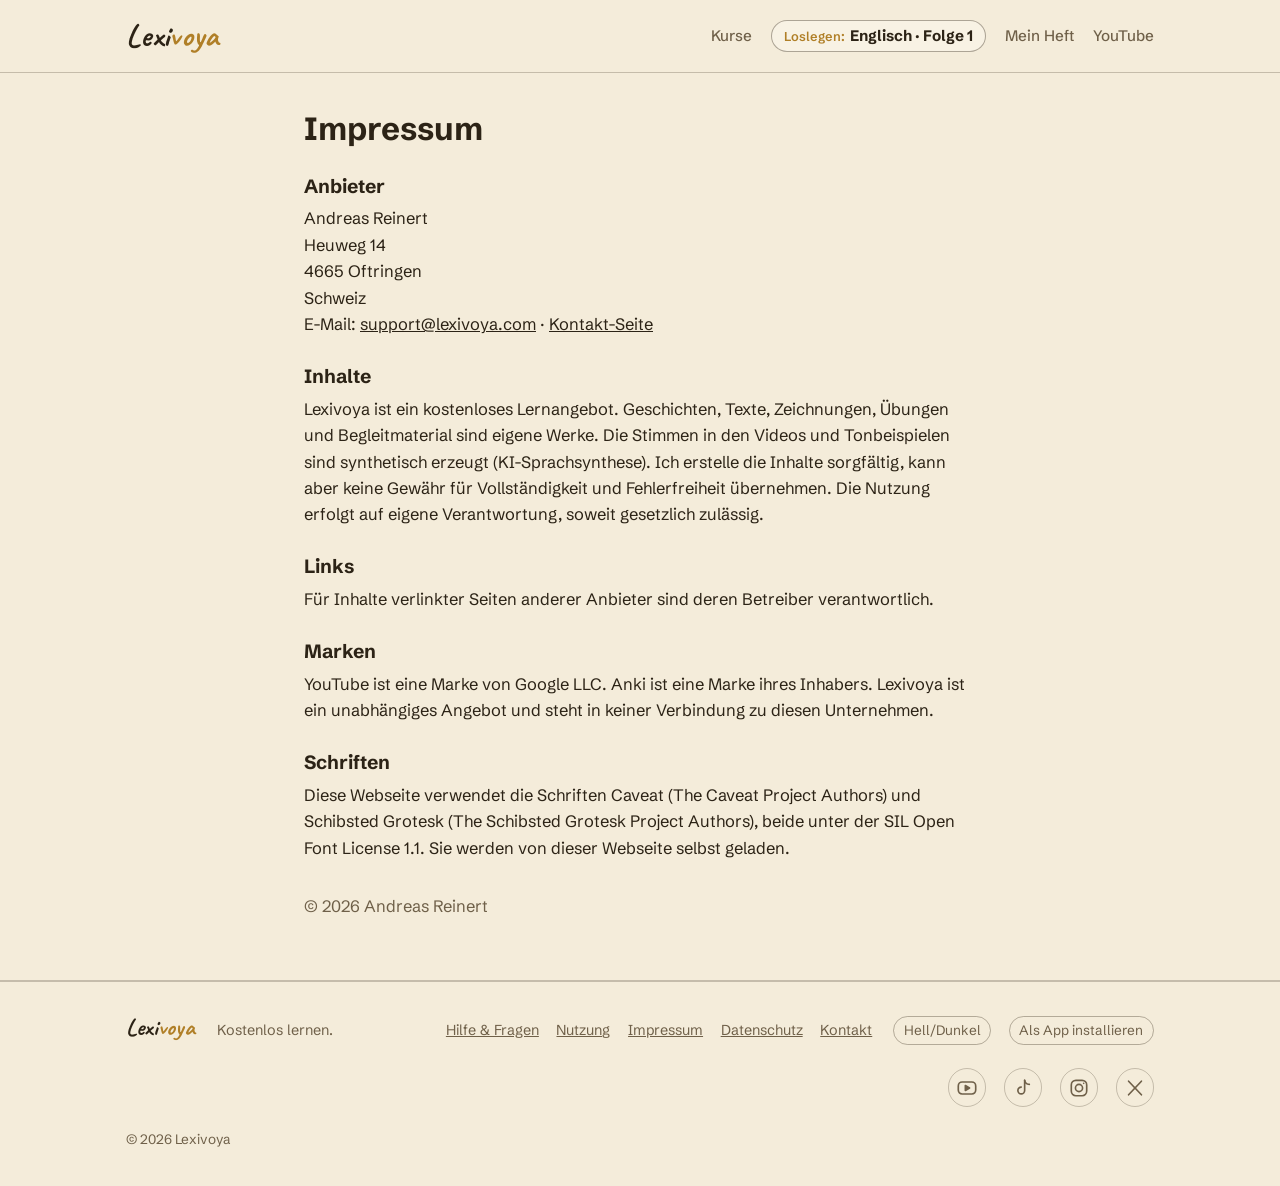
<file: impressum/index.html>
<!doctype html>
<html lang="de">
<head>
<meta charset="utf-8">
<meta name="viewport" content="width=device-width, initial-scale=1, viewport-fit=cover">
<title>Impressum · Lexivoya</title>
<meta name="description" content="Impressum von Lexivoya.">
<link rel="canonical" href="https://lexivoya.com/impressum/">
<meta name="color-scheme" content="light dark">
<meta name="theme-color" content="#f4ecda" media="(prefers-color-scheme: light)">
<meta name="theme-color" content="#211b10" media="(prefers-color-scheme: dark)">
<link rel="manifest" href="/manifest.webmanifest">
<link rel="icon" href="/favicon.ico" sizes="48x48">
<link rel="icon" href="/icons/favicon-32.png" sizes="32x32" type="image/png">
<link rel="icon" href="/icons/favicon-16.png" sizes="16x16" type="image/png">
<link rel="apple-touch-icon" href="/apple-touch-icon.png">
<meta name="msapplication-TileImage" content="/icons/icon-144.png">
<meta name="msapplication-TileColor" content="#211b10">
<meta name="apple-mobile-web-app-title" content="Lexivoya">
<meta name="apple-mobile-web-app-capable" content="yes">
<meta name="mobile-web-app-capable" content="yes">
<meta name="apple-mobile-web-app-status-bar-style" content="default">
<link rel="stylesheet" href="/css/vorlage.css?v=e524ae33d1">
<link rel="stylesheet" href="/css/lexivoya.css?v=e524ae33d1">
<script id="lexivoya-daten" type="application/json">{"kurse":[{"serie":"chinwag","name":"CHINWAG","sprache":"Englisch","richtung":"Deutsch → Englisch","niveau":"A1","staffel":"Staffel 1 · Fresh Start","folgen_geplant":8,"folgen":["A1-K01-S01","A1-K01-S02","A1-K01-S03","A1-K01-S04","A1-K01-S05","A1-K01-S06"],"plan":[{"nr":1,"id":"A1-K01-S01","titel":"Hello, Edinburgh","ab":"2026-11-28T08:00:00Z","thumb":"/bilder/chinwag-folge-1-thumb","url":"/chinwag/folge-1/","video":true},{"nr":2,"id":"A1-K01-S02","titel":"Where are you from?","ab":"2026-12-02T08:00:00Z","thumb":"/bilder/chinwag-folge-2-thumb","url":"/chinwag/folge-2/","video":true},{"nr":3,"id":"A1-K01-S03","titel":"What's your number?","ab":"2026-12-05T08:00:00Z","thumb":"/bilder/chinwag-folge-3-thumb","url":"/chinwag/folge-3/","video":true},{"nr":4,"id":"A1-K01-S04","titel":"What are you reading?","ab":"2026-12-09T08:00:00Z","thumb":"/bilder/chinwag-folge-4-thumb","url":"/chinwag/folge-4/","video":true},{"nr":5,"id":"A1-K01-S05","titel":"Monday to Sunday","ab":"2026-12-12T08:00:00Z","thumb":"/bilder/chinwag-folge-5-thumb","url":"/chinwag/folge-5/","video":true},{"nr":6,"id":"A1-K01-S06","titel":"Can I help you?","ab":"2026-12-16T08:00:00Z","thumb":"/bilder/chinwag-folge-6-thumb","url":"/chinwag/folge-6/","video":true}]}],"folgen":[{"id":"A1-K01-S01","kurs":"chinwag","nr":1,"titel":"Hello, Edinburgh","url":"/chinwag/folge-1/","dauer":918.8,"quiz":[{"id":"s08-02","t":744.71,"frage":"Es ist drei Uhr nachmittags. Du steigst in einen Bus. Wie grüßt du?","optionen":["Good morning.","Good afternoon.","Goodbye."],"richtig":1,"erklaerung":"„Good afternoon!“ Mit „goodbye“ wärst du schon wieder ausgestiegen, bevor der Bus losfährt."},{"id":"s08-04","t":770.0,"frage":"Jemand fragt dich: „How do you spell that?\" Was sollst du tun?","optionen":["Danke sagen.","Deinen Namen buchstabieren.","Eine Zahl nennen."],"richtig":1,"erklaerung":"buchstabieren. Und denk an die Falle: Das englische I klingt wie „ai“. Sonst heißt du am Ende Sophia."},{"id":"s08-06","t":796.85,"frage":"Mr MacLeod sagt: „Your key. Number seven.\" Welche Nummer hat Sofías Wohnung?","optionen":["Sechs.","Sieben.","Elf."],"richtig":1,"erklaerung":"sieben. „Seven.“ Im obersten Stock. Ohne Aufzug. Natürlich."}],"woerter":["hello","good-afternoon","please","sorry","thank-you","goodbye","good-morning","i-am","my-name-is","what-s-your-name","nice-to-meet-you","how-do-you-spell-that"]},{"id":"A1-K01-S02","kurs":"chinwag","nr":2,"titel":"Where are you from?","url":"/chinwag/folge-2/","dauer":750.5,"quiz":[{"id":"s08-02","t":595.66,"frage":"Jemand fragt dich: „Where are you from?“ Was passt?","optionen":["My name is Sofía.","I am from Spain.","Nice to meet you."],"richtig":1,"erklaerung":"„I am from Spain.“ Oder natürlich dein eigenes Land."},{"id":"s08-04","t":616.62,"frage":"Sofía kommt aus Spanien. Sie ist also …","optionen":["Spain.","Spanish.","Scottish."],"richtig":1,"erklaerung":"„Spanish.“ Mit großem S."},{"id":"s08-06","t":641.4,"frage":"Der Verkäufer fragt Sofía: „Are you Scottish?“ Was sagt sie?","optionen":["Yes, I am.","No, I'm not.","Fine day."],"richtig":1,"erklaerung":"„No, I'm not.“ Sofía ist Spanierin. Und „Fine day“ passt sowieso immer, nur nicht als Antwort."}],"woerter":["where-are-you-from","spain","i-am-from","and-you","scotland","are-you","no-i-m-not","spanish","scottish","germany","german","yes-i-am"]},{"id":"A1-K01-S03","kurs":"chinwag","nr":3,"titel":"What's your number?","url":"/chinwag/folge-3/","dauer":738.8,"quiz":[{"id":"s08-02","t":598.77,"frage":"Sofía fragt im Laden: „How much is it?“ Der Verkäufer sagt: „Ten pounds.“ Was kostet die SIM-Karte?","optionen":["Ten pounds.","Twelve pounds.","Twenty pounds."],"richtig":0,"erklaerung":"„Ten pounds.“ Zehn Pfund."},{"id":"s08-04","t":619.26,"frage":"Jemand spricht viel zu schnell. Was sagst du?","optionen":["Slowly, please.","Here you are.","Eleven."],"richtig":0,"erklaerung":"„Slowly, please.“ Oder: „Can you say that again?“"},{"id":"s08-06","t":641.0,"frage":"Wie sagt man die Null in einer Telefonnummer meistens?","optionen":["ten","oh","eleven"],"richtig":1,"erklaerung":"„oh“. Wie der Buchstabe O."}],"woerter":["how-much-is-it","pounds","here-you-are","phone-number","slowly-please","can-you-say-that-again","zero-ten","eleven","twelve","twenty","what-s-your-phone-number","it-is"]},{"id":"A1-K01-S04","kurs":"chinwag","nr":4,"titel":"What are you reading?","url":"/chinwag/folge-4/","dauer":695.2,"quiz":[{"id":"s08-02","t":548.11,"frage":"Morag fragt: „What are you reading?“ Was antwortest du?","optionen":["It is nine o'clock.","I am reading a book.","No, thank you."],"richtig":1,"erklaerung":"„I am reading a book.“ Ich lese ein Buch."},{"id":"s08-04","t":570.55,"frage":"Du willst wissen, wie spät es ist. Was fragst du?","optionen":["What's this?","What time is it?","What are you reading?"],"richtig":1,"erklaerung":"„What time is it?“ Und die Antwort: „It is nine o'clock.“"},{"id":"s08-06","t":593.08,"frage":"Morag bietet dir Tee an. Du möchtest keinen. Was sagst du?","optionen":["No, thank you.","No.","Yes, please."],"richtig":0,"erklaerung":"„No, thank you.“ In Schottland immer mit Dank."}],"woerter":["what-time-is-it","it-is-o-clock","what-are-you-reading","i-am-reading","book","tea","yes-please","this","that","what-s-this","it-is-a","no-thank-you"]},{"id":"A1-K01-S05","kurs":"chinwag","nr":5,"titel":"Monday to Sunday","url":"/chinwag/folge-5/","dauer":641.9,"quiz":[{"id":"s08-02","t":506.35,"frage":"Ein Buch heißt „Tea“. In welches Regal kommt es?","optionen":["Shelf P.","Shelf T.","Shelf D."],"richtig":1,"erklaerung":"„Shelf T.“ Denn „tea“ fängt mit „T“ an."},{"id":"s08-04","t":531.8,"frage":"An welchem Tag ist der Buchladen zu?","optionen":["Sunday. Closed.","Monday. Closed.","Sunday. Open."],"richtig":0,"erklaerung":"„Sunday. Closed.“ Am Sonntag ist der Laden zu."},{"id":"s08-06","t":555.76,"frage":"Heute ist „Tuesday“. Welcher Tag ist „tomorrow“, also morgen?","optionen":["Monday.","Thursday.","Wednesday."],"richtig":2,"erklaerung":"„Wednesday.“ Nach Dienstag kommt Mittwoch."}],"woerter":["monday","tuesday","wednesday","thursday","friday","saturday","sunday","closed","b-c-d-g-p-t","today","tomorrow","see-you-on"]},{"id":"A1-K01-S06","kurs":"chinwag","nr":6,"titel":"Can I help you?","url":"/chinwag/folge-6/","dauer":768.2,"quiz":[{"id":"s08-02","t":616.41,"frage":"Ein Kunde kommt in den Laden. Was sagst du zuerst?","optionen":["Anything else?","Can I help you?","That is all."],"richtig":1,"erklaerung":"„Can I help you?“ Damit bietest du Hilfe an."},{"id":"s08-04","t":641.26,"frage":"Hör genau hin. Wie schreibt man den Namen des Kunden?","optionen":["F, L, I, M, I, N, G.","F, L, A, M, I, N, G.","F, L, E, M, I, N, G."],"richtig":2,"erklaerung":"„F, L, E, M, I, N, G.“ Das englische E klingt wie unser I."},{"id":"s08-06","t":666.72,"frage":"Ein Kunde sucht ein Buch, aber ihr habt es nicht. Was sagst du höflich?","optionen":["It is over there.","Sorry, we do not have it.","Of course."],"richtig":1,"erklaerung":"„Sorry, we do not have it.“ Das ist ein höfliches Nein."}],"woerter":["can-i-help-you","i-am-looking-for","just-a-moment","it-is-over-there","upstairs","anything-else","sorry-we-do-not-have-it","can-you-spell-that-please","of-course","f-l-m-n-s","double","that-is-all"]}],"woerter":{"hello":{"en":"hello","de":"hallo","beispiel":"Hello, Edinburgh!","audio":"/audio/a1-k01-s01/hello.mp3","beispiel_audio":"/audio/a1-k01-s01/hello-beispiel.mp3"},"good-afternoon":{"en":"good afternoon","de":"guten Tag (nachmittags)","beispiel":"Good afternoon, Sofía!","audio":"/audio/a1-k01-s01/good-afternoon.mp3","beispiel_audio":"/audio/a1-k01-s01/good-afternoon-beispiel.mp3"},"please":{"en":"please","de":"bitte","beispiel":"Edinburgh, please.","audio":"/audio/a1-k01-s01/please.mp3","beispiel_audio":"/audio/a1-k01-s01/please-beispiel.mp3"},"sorry":{"en":"Sorry?","de":"Wie bitte?","beispiel":"Sorry? Cockburn Street?","audio":"/audio/a1-k01-s01/sorry.mp3","beispiel_audio":"/audio/a1-k01-s01/sorry-beispiel.mp3"},"thank-you":{"en":"thank you","de":"danke","beispiel":"Thank you, Mr MacLeod!","audio":"/audio/a1-k01-s01/thank-you.mp3","beispiel_audio":"/audio/a1-k01-s01/thank-you-beispiel.mp3"},"goodbye":{"en":"goodbye","de":"auf Wiedersehen","beispiel":"Goodbye, Mr MacLeod!","audio":"/audio/a1-k01-s01/goodbye.mp3","beispiel_audio":"/audio/a1-k01-s01/goodbye-beispiel.mp3"},"good-morning":{"en":"good morning","de":"guten Morgen","beispiel":"Good morning, Mr MacLeod!","audio":"/audio/a1-k01-s01/good-morning.mp3","beispiel_audio":"/audio/a1-k01-s01/good-morning-beispiel.mp3"},"i-am":{"en":"I am","de":"ich bin","beispiel":"I am Sofía.","audio":"/audio/a1-k01-s01/i-am.mp3","beispiel_audio":"/audio/a1-k01-s01/i-am-beispiel.mp3"},"my-name-is":{"en":"My name is …","de":"mein Name ist …","beispiel":"My name is Sofía Marín.","audio":"/audio/a1-k01-s01/my-name-is.mp3","beispiel_audio":"/audio/a1-k01-s01/my-name-is-beispiel.mp3"},"what-s-your-name":{"en":"What's your name?","de":"Wie heißt du? / Wie heißen Sie?","beispiel":"Hello! What's your name?","audio":"/audio/a1-k01-s01/what-s-your-name.mp3","beispiel_audio":"/audio/a1-k01-s01/what-s-your-name-beispiel.mp3"},"nice-to-meet-you":{"en":"Nice to meet you.","de":"Freut mich.","beispiel":"Hello, I'm Sofía. Nice to meet you.","audio":"/audio/a1-k01-s01/nice-to-meet-you.mp3","beispiel_audio":"/audio/a1-k01-s01/nice-to-meet-you-beispiel.mp3"},"how-do-you-spell-that":{"en":"How do you spell that?","de":"Wie schreibt man das?","beispiel":"Cockburn Street? How do you spell that?","audio":"/audio/a1-k01-s01/how-do-you-spell-that.mp3","beispiel_audio":"/audio/a1-k01-s01/how-do-you-spell-that-beispiel.mp3"},"where-are-you-from":{"en":"Where are you from?","de":"Woher kommst du? / Woher kommen Sie?","beispiel":"Hello! Where are you from?","audio":"/audio/a1-k01-s02/where-are-you-from.mp3","beispiel_audio":"/audio/a1-k01-s02/where-are-you-from-beispiel.mp3"},"spain":{"en":"Spain","de":"Spanien","beispiel":"Valencia, Spain.","audio":"/audio/a1-k01-s02/spain.mp3","beispiel_audio":"/audio/a1-k01-s02/spain-beispiel.mp3"},"i-am-from":{"en":"I am from …","de":"ich komme aus …","beispiel":"Hello, I am Sofía. I am from Spain.","audio":"/audio/a1-k01-s02/i-am-from.mp3","beispiel_audio":"/audio/a1-k01-s02/i-am-from-beispiel.mp3"},"and-you":{"en":"And you?","de":"Und du? / Und Sie?","beispiel":"I'm from Spain. And you?","audio":"/audio/a1-k01-s02/and-you.mp3","beispiel_audio":"/audio/a1-k01-s02/and-you-beispiel.mp3"},"scotland":{"en":"Scotland","de":"Schottland","beispiel":"Hello, Scotland!","audio":"/audio/a1-k01-s02/scotland.mp3","beispiel_audio":"/audio/a1-k01-s02/scotland-beispiel.mp3"},"are-you":{"en":"Are you …?","de":"Bist du …? / Sind Sie …?","beispiel":"Hello! Are you Sofía?","audio":"/audio/a1-k01-s02/are-you.mp3","beispiel_audio":"/audio/a1-k01-s02/are-you-beispiel.mp3"},"no-i-m-not":{"en":"No, I'm not.","de":"Nein, bin ich nicht.","beispiel":"Are you a student? No, I'm not.","audio":"/audio/a1-k01-s02/no-i-m-not.mp3","beispiel_audio":"/audio/a1-k01-s02/no-i-m-not-beispiel.mp3"},"spanish":{"en":"Spanish","de":"spanisch / Spanier, Spanierin","beispiel":"Sofía is Spanish.","audio":"/audio/a1-k01-s02/spanish.mp3","beispiel_audio":"/audio/a1-k01-s02/spanish-beispiel.mp3"},"scottish":{"en":"Scottish","de":"schottisch / Schotte, Schottin","beispiel":"Mr MacLeod is Scottish.","audio":"/audio/a1-k01-s02/scottish.mp3","beispiel_audio":"/audio/a1-k01-s02/scottish-beispiel.mp3"},"germany":{"en":"Germany","de":"Deutschland","beispiel":"I'm from Germany.","audio":"/audio/a1-k01-s02/germany.mp3","beispiel_audio":"/audio/a1-k01-s02/germany-beispiel.mp3"},"german":{"en":"German","de":"deutsch / Deutsche, Deutscher","beispiel":"Are you German?","audio":"/audio/a1-k01-s02/german.mp3","beispiel_audio":"/audio/a1-k01-s02/german-beispiel.mp3"},"yes-i-am":{"en":"Yes, I am.","de":"Ja, bin ich.","beispiel":"Are you Spanish? Yes, I am.","audio":"/audio/a1-k01-s02/yes-i-am.mp3","beispiel_audio":"/audio/a1-k01-s02/yes-i-am-beispiel.mp3"},"how-much-is-it":{"en":"How much is it?","de":"Was kostet das?","beispiel":"Milk, please. How much is it?","audio":"/audio/a1-k01-s03/how-much-is-it.mp3","beispiel_audio":"/audio/a1-k01-s03/how-much-is-it-beispiel.mp3"},"pounds":{"en":"pounds","de":"Pfund","beispiel":"Ten pounds, please.","audio":"/audio/a1-k01-s03/pounds.mp3","beispiel_audio":"/audio/a1-k01-s03/pounds-beispiel.mp3"},"here-you-are":{"en":"Here you are.","de":"Bitte schön. (beim Geben)","beispiel":"Ten pounds. Here you are.","audio":"/audio/a1-k01-s03/here-you-are.mp3","beispiel_audio":"/audio/a1-k01-s03/here-you-are-beispiel.mp3"},"phone-number":{"en":"phone number","de":"Telefonnummer","beispiel":"My phone number is oh seven seven oh oh.","audio":"/audio/a1-k01-s03/phone-number.mp3","beispiel_audio":"/audio/a1-k01-s03/phone-number-beispiel.mp3"},"slowly-please":{"en":"Slowly, please.","de":"Langsam, bitte.","beispiel":"Sorry? Slowly, please.","audio":"/audio/a1-k01-s03/slowly-please.mp3","beispiel_audio":"/audio/a1-k01-s03/slowly-please-beispiel.mp3"},"can-you-say-that-again":{"en":"Can you say that again?","de":"Kannst du das noch einmal sagen?","beispiel":"Sorry? Can you say that again?","audio":"/audio/a1-k01-s03/can-you-say-that-again.mp3","beispiel_audio":"/audio/a1-k01-s03/can-you-say-that-again-beispiel.mp3","melodie":{"wort":"steigend","satz":"steigend"}},"zero-ten":{"en":"zero – ten","de":"null bis zehn","beispiel":"Oh seven seven oh oh.","audio":"/audio/a1-k01-s03/zero-ten.mp3","beispiel_audio":"/audio/a1-k01-s03/zero-ten-beispiel.mp3"},"eleven":{"en":"eleven","de":"elf","beispiel":"Eleven pounds.","audio":"/audio/a1-k01-s03/eleven.mp3","beispiel_audio":"/audio/a1-k01-s03/eleven-beispiel.mp3"},"twelve":{"en":"twelve","de":"zwölf","beispiel":"Twelve pounds, please.","audio":"/audio/a1-k01-s03/twelve.mp3","beispiel_audio":"/audio/a1-k01-s03/twelve-beispiel.mp3"},"twenty":{"en":"twenty","de":"zwanzig","beispiel":"Twenty pounds.","audio":"/audio/a1-k01-s03/twenty.mp3","beispiel_audio":"/audio/a1-k01-s03/twenty-beispiel.mp3"},"what-s-your-phone-number":{"en":"What's your phone number?","de":"Wie ist deine Telefonnummer?","beispiel":"Hello, Mr MacLeod. What's your phone number?","audio":"/audio/a1-k01-s03/what-s-your-phone-number.mp3","beispiel_audio":"/audio/a1-k01-s03/what-s-your-phone-number-beispiel.mp3"},"it-is":{"en":"It is …","de":"Es ist … / Sie ist …","beispiel":"It is ten pounds.","audio":"/audio/a1-k01-s03/it-is.mp3","beispiel_audio":"/audio/a1-k01-s03/it-is-beispiel.mp3"},"what-time-is-it":{"en":"What time is it?","de":"Wie spät ist es?","beispiel":"Hello, Mr MacLeod. What time is it?","audio":"/audio/a1-k01-s04/what-time-is-it.mp3","beispiel_audio":"/audio/a1-k01-s04/what-time-is-it-beispiel.mp3"},"it-is-o-clock":{"en":"It is … o'clock.","de":"Es ist … Uhr.","beispiel":"It is ten o'clock.","audio":"/audio/a1-k01-s04/it-is-o-clock.mp3","beispiel_audio":"/audio/a1-k01-s04/it-is-o-clock-beispiel.mp3"},"what-are-you-reading":{"en":"What are you reading?","de":"Was liest du?","beispiel":"Hello, Sofía. What are you reading?","audio":"/audio/a1-k01-s04/what-are-you-reading.mp3","beispiel_audio":"/audio/a1-k01-s04/what-are-you-reading-beispiel.mp3"},"i-am-reading":{"en":"I am reading …","de":"Ich lese …","beispiel":"I am reading a book.","audio":"/audio/a1-k01-s04/i-am-reading.mp3","beispiel_audio":"/audio/a1-k01-s04/i-am-reading-beispiel.mp3"},"book":{"en":"book","de":"Buch","beispiel":"I am reading a book.","audio":"/audio/a1-k01-s04/book.mp3","beispiel_audio":"/audio/a1-k01-s04/book-beispiel.mp3"},"tea":{"en":"tea","de":"Tee","beispiel":"Tea, please.","audio":"/audio/a1-k01-s04/tea.mp3","beispiel_audio":"/audio/a1-k01-s04/tea-beispiel.mp3"},"yes-please":{"en":"Yes, please.","de":"Ja, bitte.","beispiel":"Tea? Yes, please.","audio":"/audio/a1-k01-s04/yes-please.mp3","beispiel_audio":"/audio/a1-k01-s04/yes-please-beispiel.mp3"},"this":{"en":"this","de":"das (hier), dies","beispiel":"This is my book.","audio":"/audio/a1-k01-s04/this.mp3","beispiel_audio":"/audio/a1-k01-s04/this-beispiel.mp3"},"that":{"en":"that","de":"das (dort)","beispiel":"That is the shop.","audio":"/audio/a1-k01-s04/that.mp3","beispiel_audio":"/audio/a1-k01-s04/that-beispiel.mp3"},"what-s-this":{"en":"What's this?","de":"Was ist das?","beispiel":"Sorry. What's this?","audio":"/audio/a1-k01-s04/what-s-this.mp3","beispiel_audio":"/audio/a1-k01-s04/what-s-this-beispiel.mp3"},"it-is-a":{"en":"It is a …","de":"Es ist ein … / eine …","beispiel":"It is a book.","audio":"/audio/a1-k01-s04/it-is-a.mp3","beispiel_audio":"/audio/a1-k01-s04/it-is-a-beispiel.mp3"},"no-thank-you":{"en":"No, thank you.","de":"Nein, danke.","beispiel":"Tea? No, thank you.","audio":"/audio/a1-k01-s04/no-thank-you.mp3","beispiel_audio":"/audio/a1-k01-s04/no-thank-you-beispiel.mp3"},"monday":{"en":"Monday","de":"Montag","beispiel":"Monday, nine o'clock.","audio":"/audio/a1-k01-s05/monday.mp3","beispiel_audio":"/audio/a1-k01-s05/monday-beispiel.mp3"},"tuesday":{"en":"Tuesday","de":"Dienstag","beispiel":"Hello, Morag. It is Tuesday.","audio":"/audio/a1-k01-s05/tuesday.mp3","beispiel_audio":"/audio/a1-k01-s05/tuesday-beispiel.mp3"},"wednesday":{"en":"Wednesday","de":"Mittwoch","beispiel":"It is Wednesday. Fine day!","audio":"/audio/a1-k01-s05/wednesday.mp3","beispiel_audio":"/audio/a1-k01-s05/wednesday-beispiel.mp3"},"thursday":{"en":"Thursday","de":"Donnerstag","beispiel":"Thursday, ten o'clock.","audio":"/audio/a1-k01-s05/thursday.mp3","beispiel_audio":"/audio/a1-k01-s05/thursday-beispiel.mp3"},"friday":{"en":"Friday","de":"Freitag","beispiel":"It is Friday. Tea, please.","audio":"/audio/a1-k01-s05/friday.mp3","beispiel_audio":"/audio/a1-k01-s05/friday-beispiel.mp3"},"saturday":{"en":"Saturday","de":"Samstag","beispiel":"It is Saturday, Sofía.","audio":"/audio/a1-k01-s05/saturday.mp3","beispiel_audio":"/audio/a1-k01-s05/saturday-beispiel.mp3"},"sunday":{"en":"Sunday","de":"Sonntag","beispiel":"It is Sunday.","audio":"/audio/a1-k01-s05/sunday.mp3","beispiel_audio":"/audio/a1-k01-s05/sunday-beispiel.mp3"},"closed":{"en":"closed","de":"geschlossen, zu","beispiel":"Sunday. The shop is closed.","audio":"/audio/a1-k01-s05/closed.mp3","beispiel_audio":"/audio/a1-k01-s05/closed-beispiel.mp3"},"b-c-d-g-p-t":{"en":"B – C – D – G – P – T","de":"die Buchstaben B, C, D, G, P, T","beispiel":"Shelf B. Shelf D.","audio":"/audio/a1-k01-s05/b-c-d-g-p-t.mp3","beispiel_audio":"/audio/a1-k01-s05/b-c-d-g-p-t-beispiel.mp3"},"today":{"en":"today","de":"heute","beispiel":"Today is Saturday.","audio":"/audio/a1-k01-s05/today.mp3","beispiel_audio":"/audio/a1-k01-s05/today-beispiel.mp3"},"tomorrow":{"en":"tomorrow","de":"morgen","beispiel":"Tomorrow is Monday.","audio":"/audio/a1-k01-s05/tomorrow.mp3","beispiel_audio":"/audio/a1-k01-s05/tomorrow-beispiel.mp3"},"see-you-on":{"en":"See you on …","de":"Bis … / Wir sehen uns am …","beispiel":"See you on Friday, Morag.","audio":"/audio/a1-k01-s05/see-you-on.mp3","beispiel_audio":"/audio/a1-k01-s05/see-you-on-beispiel.mp3"},"can-i-help-you":{"en":"Can I help you?","de":"Kann ich Ihnen helfen?","beispiel":"Good morning. Can I help you?","audio":"/audio/a1-k01-s06/can-i-help-you.mp3","beispiel_audio":"/audio/a1-k01-s06/can-i-help-you-beispiel.mp3","melodie":{"wort":"steigend","satz":"steigend"}},"i-am-looking-for":{"en":"I am looking for …","de":"Ich suche …","beispiel":"I am looking for Morag.","audio":"/audio/a1-k01-s06/i-am-looking-for.mp3","beispiel_audio":"/audio/a1-k01-s06/i-am-looking-for-beispiel.mp3"},"just-a-moment":{"en":"Just a moment.","de":"Einen Moment.","beispiel":"Tea? Just a moment.","audio":"/audio/a1-k01-s06/just-a-moment.mp3","beispiel_audio":"/audio/a1-k01-s06/just-a-moment-beispiel.mp3"},"it-is-over-there":{"en":"It is over there.","de":"Es ist dort drüben.","beispiel":"The ladder? It is over there.","audio":"/audio/a1-k01-s06/it-is-over-there.mp3","beispiel_audio":"/audio/a1-k01-s06/it-is-over-there-beispiel.mp3"},"upstairs":{"en":"upstairs","de":"oben, eine Treppe höher","beispiel":"Morag is upstairs.","audio":"/audio/a1-k01-s06/upstairs.mp3","beispiel_audio":"/audio/a1-k01-s06/upstairs-beispiel.mp3"},"anything-else":{"en":"Anything else?","de":"Sonst noch etwas?","beispiel":"Here you are. Anything else?","audio":"/audio/a1-k01-s06/anything-else.mp3","beispiel_audio":"/audio/a1-k01-s06/anything-else-beispiel.mp3","melodie":{"wort":"steigend","satz":"steigend"}},"sorry-we-do-not-have-it":{"en":"Sorry, we do not have it.","de":"Tut mir leid, das haben wir nicht.","beispiel":"Milk? Sorry, we do not have it.","audio":"/audio/a1-k01-s06/sorry-we-do-not-have-it.mp3","beispiel_audio":"/audio/a1-k01-s06/sorry-we-do-not-have-it-beispiel.mp3"},"can-you-spell-that-please":{"en":"Can you spell that, please?","de":"Können Sie das bitte buchstabieren?","beispiel":"Sorry? Can you spell that, please?","audio":"/audio/a1-k01-s06/can-you-spell-that-please.mp3","beispiel_audio":"/audio/a1-k01-s06/can-you-spell-that-please-beispiel.mp3","melodie":{"wort":"steigend","satz":"steigend"}},"of-course":{"en":"Of course.","de":"Natürlich. / Klar.","beispiel":"Milk? Yes, of course.","audio":"/audio/a1-k01-s06/of-course.mp3","beispiel_audio":"/audio/a1-k01-s06/of-course-beispiel.mp3"},"f-l-m-n-s":{"en":"F – L – M – N – S","de":"die Buchstaben F, L, M, N, S","beispiel":"Fleming. F, L, E, M, I, N, G.","audio":"/audio/a1-k01-s06/f-l-m-n-s.mp3","beispiel_audio":"/audio/a1-k01-s06/f-l-m-n-s-beispiel.mp3"},"double":{"en":"double","de":"doppelt","beispiel":"Mill. M, I, double L.","audio":"/audio/a1-k01-s06/double.mp3","beispiel_audio":"/audio/a1-k01-s06/double-beispiel.mp3"},"that-is-all":{"en":"That is all.","de":"Das ist alles.","beispiel":"Tea, please. That is all.","audio":"/audio/a1-k01-s06/that-is-all.mp3","beispiel_audio":"/audio/a1-k01-s06/that-is-all-beispiel.mp3"}},"kompetenzen":[{"ziel":"Auf Englisch grüßen und dich verabschieden — passend zur Tageszeit","kannst":"Du kannst auf Englisch grüßen und dich verabschieden — passend zur Tageszeit.","woerter":["hello","good-morning","good-afternoon","goodbye"],"kurs":"chinwag","folge":"A1-K01-S01"},{"ziel":"Dich auf Englisch vorstellen","kannst":"Du kannst dich auf Englisch vorstellen.","woerter":["i-am","my-name-is","nice-to-meet-you"],"kurs":"chinwag","folge":"A1-K01-S01"},{"ziel":"Nach einem Namen fragen und um Buchstabieren bitten","kannst":"Du kannst nach einem Namen fragen und darum bitten, ihn zu buchstabieren.","woerter":["what-s-your-name","how-do-you-spell-that"],"kurs":"chinwag","folge":"A1-K01-S01"},{"ziel":"Höflich bitten, danken und nachfragen","kannst":"Du kannst höflich bitten, danken und nachfragen, wenn du etwas nicht verstanden hast.","woerter":["please","thank-you","sorry"],"kurs":"chinwag","folge":"A1-K01-S01"},{"ziel":"Sagen, woher du kommst, und danach fragen","kannst":"Du kannst sagen, woher du kommst, danach fragen und die Frage zurückgeben.","woerter":["where-are-you-from","i-am-from","and-you"],"kurs":"chinwag","folge":"A1-K01-S02"},{"ziel":"Drei Länder auf Englisch nennen","kannst":"Du kannst Spanien, Schottland und Deutschland auf Englisch nennen.","woerter":["spain","scotland","germany"],"kurs":"chinwag","folge":"A1-K01-S02"},{"ziel":"Die passende Nationalität sagen","kannst":"Du kannst die passende Nationalität sagen und weißt, dass man sie im Englischen groß schreibt.","woerter":["spanish","scottish","german"],"kurs":"chinwag","folge":"A1-K01-S02"},{"ziel":"Mit Ja oder Nein kurz antworten","kannst":"Du kannst mit „Are you …?“ nachfragen und kurz mit Ja oder Nein antworten.","woerter":["are-you","yes-i-am","no-i-m-not"],"kurs":"chinwag","folge":"A1-K01-S02"},{"ziel":"Die Zahlen von 0 bis 20 verstehen und sagen","kannst":"Du kannst die Zahlen von null bis zwanzig verstehen und bis zwölf sagen.","woerter":["zero-ten","eleven","twelve","twenty"],"kurs":"chinwag","folge":"A1-K01-S03"},{"ziel":"Nach dem Preis fragen und bezahlen","kannst":"Du kannst nach dem Preis fragen, einen Preis in Pfund verstehen und etwas überreichen.","woerter":["how-much-is-it","pounds","here-you-are"],"kurs":"chinwag","folge":"A1-K01-S03"},{"ziel":"Eine Telefonnummer erfragen und nennen","kannst":"Du kannst nach einer Telefonnummer fragen und deine eigene nennen.","woerter":["phone-number","what-s-your-phone-number","it-is"],"kurs":"chinwag","folge":"A1-K01-S03"},{"ziel":"Um langsames Sprechen und Wiederholung bitten","kannst":"Du kannst bitten, langsamer zu sprechen oder etwas zu wiederholen.","woerter":["slowly-please","can-you-say-that-again"],"kurs":"chinwag","folge":"A1-K01-S03"},{"ziel":"Nach der Uhrzeit fragen und sie sagen","kannst":"Du kannst fragen, wie spät es ist, und die volle Stunde sagen.","woerter":["what-time-is-it","it-is-o-clock"],"kurs":"chinwag","folge":"A1-K01-S04"},{"ziel":"Sagen, was man liest","kannst":"Du kannst fragen, was jemand liest, und sagen, was du selbst liest.","woerter":["what-are-you-reading","i-am-reading","book"],"kurs":"chinwag","folge":"A1-K01-S04"},{"ziel":"Nach Dingen fragen und sie benennen","kannst":"Du kannst nach einem Ding fragen und es benennen, nah mit „this“, fern mit „that“.","woerter":["what-s-this","it-is-a","this","that"],"kurs":"chinwag","folge":"A1-K01-S04"},{"ziel":"Etwas annehmen oder höflich ablehnen","kannst":"Du kannst Tee annehmen oder höflich ablehnen.","woerter":["tea","yes-please","no-thank-you"],"kurs":"chinwag","folge":"A1-K01-S04"},{"ziel":"Die Wochentage verstehen und sagen","kannst":"Du kannst alle sieben Wochentage verstehen und sagen.","woerter":["monday","tuesday","wednesday","thursday","friday","saturday","sunday"],"kurs":"chinwag","folge":"A1-K01-S05"},{"ziel":"Heute und morgen sagen","kannst":"Du kannst sagen, welcher Tag heute ist und welcher morgen ist.","woerter":["today","tomorrow"],"kurs":"chinwag","folge":"A1-K01-S05"},{"ziel":"Sich verabschieden und sagen, wann ein Laden zu ist","kannst":"Du kannst dich mit „See you on …“ verabschieden und sagen, dass ein Laden zu ist.","woerter":["see-you-on","closed"],"kurs":"chinwag","folge":"A1-K01-S05"},{"ziel":"Die Buchstaben B C D G P T","kannst":"Du kannst die Buchstaben B, C, D, G, P und T hören und sagen.","woerter":["b-c-d-g-p-t"],"kurs":"chinwag","folge":"A1-K01-S05"},{"ziel":"Im Laden Hilfe anbieten","kannst":"Du kannst im Laden Hilfe anbieten und fragen, ob noch etwas fehlt.","woerter":["can-i-help-you","just-a-moment","anything-else","that-is-all"],"kurs":"chinwag","folge":"A1-K01-S06"},{"ziel":"Sagen, was du suchst und wo etwas ist","kannst":"Du kannst sagen, was du suchst, und zeigen, wo etwas ist.","woerter":["i-am-looking-for","it-is-over-there","upstairs"],"kurs":"chinwag","folge":"A1-K01-S06"},{"ziel":"Höflich Nein sagen","kannst":"Du kannst höflich sagen, dass etwas fehlt, und „natürlich“ sagen.","woerter":["sorry-we-do-not-have-it","of-course"],"kurs":"chinwag","folge":"A1-K01-S06"},{"ziel":"Buchstabieren lassen: F L M N S und double","kannst":"Du kannst um Buchstabieren bitten und F, L, M, N, S und „double“ hören und sagen.","woerter":["can-you-spell-that-please","f-l-m-n-s","double"],"kurs":"chinwag","folge":"A1-K01-S06"}]}</script>
<script src="/js/lernstand.js?v=e524ae33d1"></script>
</head>
<body>
<header><div class="wrap nav">
  <a class="wordmark" href="/" aria-label="Lexivoya — zur Startseite">Lexi<span>voya</span></a>
  <nav aria-label="Hauptnavigation">
    <a href="/kurse/">Kurse</a>
    <a class="weiter" href="/kurse/#chinwag" title="Englisch · A1 · CHINWAG" data-weiter><small>Loslegen:</small> <span>Englisch</span></a>
    <a href="/heft/">Mein Heft</a>
    <a href="https://www.youtube.com/@Lexivoya" target="_blank" rel="noopener">YouTube</a>
  </nav>
</div></header>

<main id="top">
<div class="wrap recht">
  <h1>Impressum</h1>

  <h2>Anbieter</h2>
  <address>
    Andreas Reinert<br>
    Heuweg 14<br>
    4665 Oftringen<br>
    Schweiz
  </address>
  <p>E-Mail: <a href="mailto:support@lexivoya.com">support@lexivoya.com</a> · <a href="/kontakt/">Kontakt-Seite</a></p>

  <h2>Inhalte</h2>
  <p>Lexivoya ist ein kostenloses Lernangebot. Geschichten, Texte, Zeichnungen, Übungen und Begleitmaterial sind eigene Werke. Die Stimmen in den Videos und Tonbeispielen sind synthetisch erzeugt (KI-Sprachsynthese). Ich erstelle die Inhalte sorgfältig, kann aber keine Gewähr für Vollständigkeit und Fehlerfreiheit übernehmen. Die Nutzung erfolgt auf eigene Verantwortung, soweit gesetzlich zulässig.</p>

  <h2>Links</h2>
  <p>Für Inhalte verlinkter Seiten anderer Anbieter sind deren Betreiber verantwortlich.</p>

  <h2>Marken</h2>
  <p>YouTube ist eine Marke von Google LLC. Anki ist eine Marke ihres Inhabers. Lexivoya ist ein unabhängiges Angebot und steht in keiner Verbindung zu diesen Unternehmen.</p>

  <h2>Schriften</h2>
  <p>Diese Webseite verwendet die Schriften Caveat (The Caveat Project Authors) und Schibsted Grotesk (The Schibsted Grotesk Project Authors), beide unter der SIL Open Font License 1.1. Sie werden von dieser Webseite selbst geladen.</p>

  <p style="margin-top:2rem" class="muted">© 2026 Andreas Reinert</p>
</div>

</main>

<footer><div class="wrap foot">
  <span class="wordmark">Lexi<span style="color:var(--accent)">voya</span></span>
  <span>Kostenlos lernen.</span>
  <nav class="foot-links" aria-label="Hilfe, Nutzung, Rechtliches und Kontakt"><a href="/hilfe/">Hilfe &amp; Fragen</a><a href="/nutzung/">Nutzung</a><a href="/impressum/">Impressum</a><a href="/datenschutz/">Datenschutz</a><a href="/kontakt/">Kontakt</a><button class="thema" type="button">Hell/Dunkel</button><a class="app-knopf" href="/hilfe/#app-installieren" data-installieren>Als App installieren</a></nav>
  <nav class="sozial" aria-label="Lexivoya in sozialen Netzwerken">
    <a href="https://www.youtube.com/@Lexivoya" target="_blank" rel="noopener" aria-label="Lexivoya bei YouTube" title="YouTube"><svg viewBox="0 0 24 24" width="22" height="22" fill="none" stroke="currentColor" stroke-width="1.8" stroke-linecap="round" stroke-linejoin="round" aria-hidden="true" focusable="false"><rect x="2.5" y="5.5" width="19" height="13" rx="4.2"/><path d="M10.2 9.3v5.4l4.6-2.7z" fill="currentColor"/></svg></a>
    <a href="https://www.tiktok.com/@lexivoya" target="_blank" rel="noopener" aria-label="Lexivoya bei TikTok" title="TikTok"><svg viewBox="0 0 24 24" width="22" height="22" fill="none" stroke="currentColor" stroke-width="1.8" stroke-linecap="round" stroke-linejoin="round" aria-hidden="true" focusable="false"><path d="M13.8 3.6v11.1a3.7 3.7 0 1 1-3.7-3.7"/><path d="M13.8 3.6c.5 2.6 2.4 4.3 5.1 4.5"/></svg></a>
    <a href="https://www.instagram.com/lexivoya/" target="_blank" rel="noopener" aria-label="Lexivoya bei Instagram" title="Instagram"><svg viewBox="0 0 24 24" width="22" height="22" fill="none" stroke="currentColor" stroke-width="1.8" stroke-linecap="round" stroke-linejoin="round" aria-hidden="true" focusable="false"><rect x="3.6" y="3.6" width="16.8" height="16.8" rx="5"/><circle cx="12" cy="12" r="3.9"/><circle cx="17.1" cy="6.9" r=".9" fill="currentColor" stroke="none"/></svg></a>
    <a href="https://x.com/Lexivoya" target="_blank" rel="noopener" aria-label="Lexivoya bei X" title="X"><svg viewBox="0 0 24 24" width="22" height="22" fill="none" stroke="currentColor" stroke-width="1.8" stroke-linecap="round" stroke-linejoin="round" aria-hidden="true" focusable="false"><path d="M5 4.6l14 14.8"/><path d="M19 4.6L5 19.4"/></svg></a>
  </nav>
  <p class="foot-copy">© 2026 Lexivoya</p>
</div></footer>

</body>
</html>
</file>
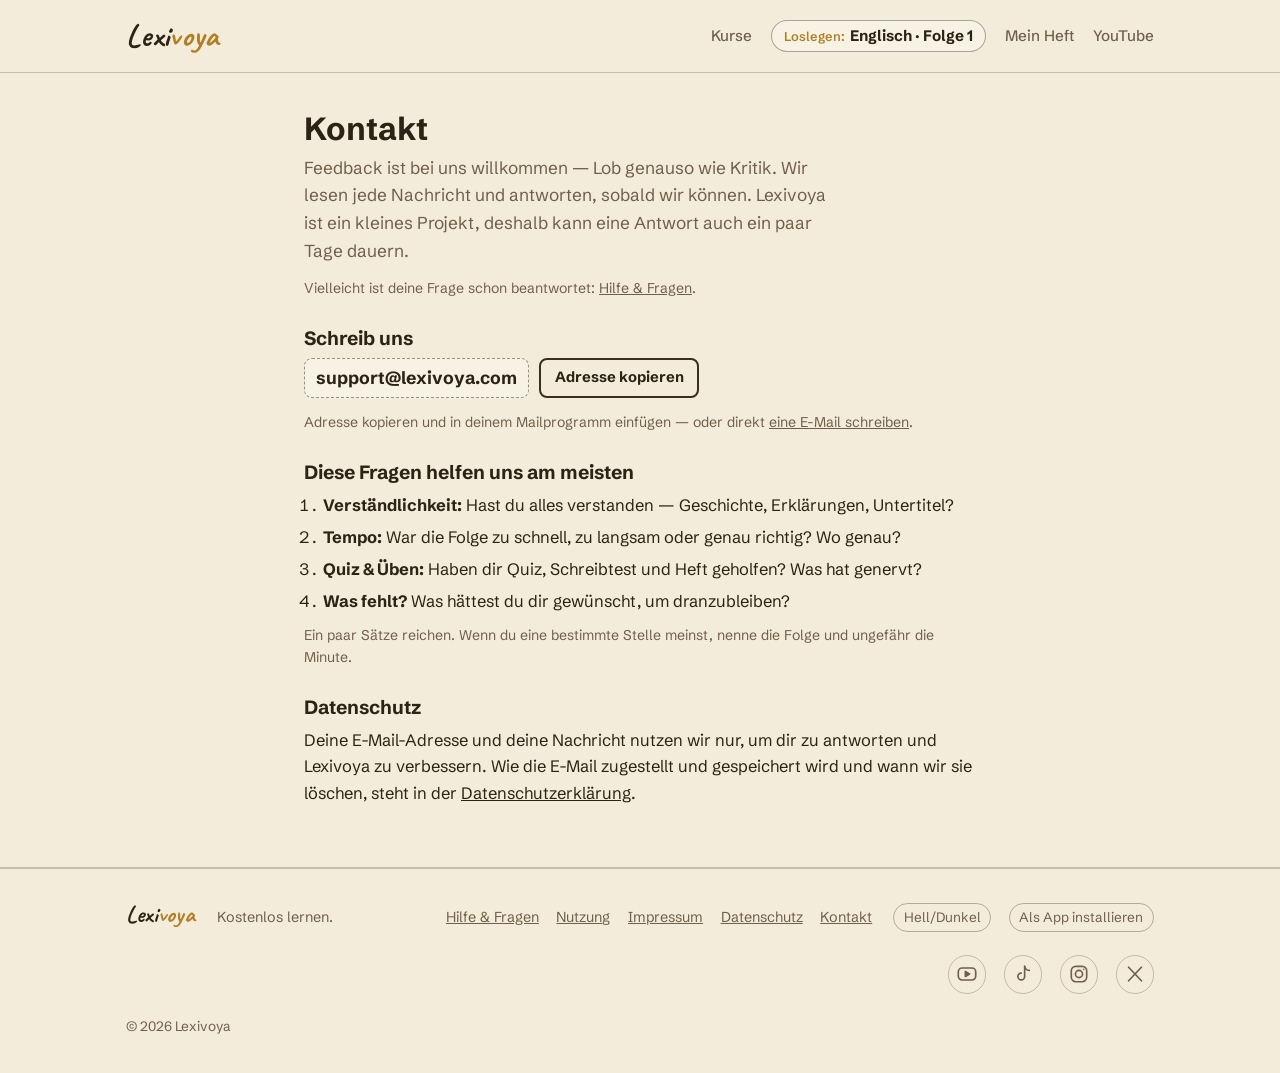
<file: kontakt/index.html>
<!doctype html>
<html lang="de">
<head>
<meta charset="utf-8">
<meta name="viewport" content="width=device-width, initial-scale=1, viewport-fit=cover">
<title>Kontakt · Lexivoya</title>
<meta name="description" content="Feedback und Fragen an Lexivoya: support@lexivoya.com.">
<link rel="canonical" href="https://lexivoya.com/kontakt/">
<meta name="color-scheme" content="light dark">
<meta name="theme-color" content="#f4ecda" media="(prefers-color-scheme: light)">
<meta name="theme-color" content="#211b10" media="(prefers-color-scheme: dark)">
<link rel="manifest" href="/manifest.webmanifest">
<link rel="icon" href="/favicon.ico" sizes="48x48">
<link rel="icon" href="/icons/favicon-32.png" sizes="32x32" type="image/png">
<link rel="icon" href="/icons/favicon-16.png" sizes="16x16" type="image/png">
<link rel="apple-touch-icon" href="/apple-touch-icon.png">
<meta name="msapplication-TileImage" content="/icons/icon-144.png">
<meta name="msapplication-TileColor" content="#211b10">
<meta name="apple-mobile-web-app-title" content="Lexivoya">
<meta name="apple-mobile-web-app-capable" content="yes">
<meta name="mobile-web-app-capable" content="yes">
<meta name="apple-mobile-web-app-status-bar-style" content="default">
<link rel="stylesheet" href="/css/vorlage.css?v=e524ae33d1">
<link rel="stylesheet" href="/css/lexivoya.css?v=e524ae33d1">
<script id="lexivoya-daten" type="application/json">{"kurse":[{"serie":"chinwag","name":"CHINWAG","sprache":"Englisch","richtung":"Deutsch → Englisch","niveau":"A1","staffel":"Staffel 1 · Fresh Start","folgen_geplant":8,"folgen":["A1-K01-S01","A1-K01-S02","A1-K01-S03","A1-K01-S04","A1-K01-S05","A1-K01-S06"],"plan":[{"nr":1,"id":"A1-K01-S01","titel":"Hello, Edinburgh","ab":"2026-11-28T08:00:00Z","thumb":"/bilder/chinwag-folge-1-thumb","url":"/chinwag/folge-1/","video":true},{"nr":2,"id":"A1-K01-S02","titel":"Where are you from?","ab":"2026-12-02T08:00:00Z","thumb":"/bilder/chinwag-folge-2-thumb","url":"/chinwag/folge-2/","video":true},{"nr":3,"id":"A1-K01-S03","titel":"What's your number?","ab":"2026-12-05T08:00:00Z","thumb":"/bilder/chinwag-folge-3-thumb","url":"/chinwag/folge-3/","video":true},{"nr":4,"id":"A1-K01-S04","titel":"What are you reading?","ab":"2026-12-09T08:00:00Z","thumb":"/bilder/chinwag-folge-4-thumb","url":"/chinwag/folge-4/","video":true},{"nr":5,"id":"A1-K01-S05","titel":"Monday to Sunday","ab":"2026-12-12T08:00:00Z","thumb":"/bilder/chinwag-folge-5-thumb","url":"/chinwag/folge-5/","video":true},{"nr":6,"id":"A1-K01-S06","titel":"Can I help you?","ab":"2026-12-16T08:00:00Z","thumb":"/bilder/chinwag-folge-6-thumb","url":"/chinwag/folge-6/","video":true}]}],"folgen":[{"id":"A1-K01-S01","kurs":"chinwag","nr":1,"titel":"Hello, Edinburgh","url":"/chinwag/folge-1/","dauer":918.8,"quiz":[{"id":"s08-02","t":744.71,"frage":"Es ist drei Uhr nachmittags. Du steigst in einen Bus. Wie grüßt du?","optionen":["Good morning.","Good afternoon.","Goodbye."],"richtig":1,"erklaerung":"„Good afternoon!“ Mit „goodbye“ wärst du schon wieder ausgestiegen, bevor der Bus losfährt."},{"id":"s08-04","t":770.0,"frage":"Jemand fragt dich: „How do you spell that?\" Was sollst du tun?","optionen":["Danke sagen.","Deinen Namen buchstabieren.","Eine Zahl nennen."],"richtig":1,"erklaerung":"buchstabieren. Und denk an die Falle: Das englische I klingt wie „ai“. Sonst heißt du am Ende Sophia."},{"id":"s08-06","t":796.85,"frage":"Mr MacLeod sagt: „Your key. Number seven.\" Welche Nummer hat Sofías Wohnung?","optionen":["Sechs.","Sieben.","Elf."],"richtig":1,"erklaerung":"sieben. „Seven.“ Im obersten Stock. Ohne Aufzug. Natürlich."}],"woerter":["hello","good-afternoon","please","sorry","thank-you","goodbye","good-morning","i-am","my-name-is","what-s-your-name","nice-to-meet-you","how-do-you-spell-that"]},{"id":"A1-K01-S02","kurs":"chinwag","nr":2,"titel":"Where are you from?","url":"/chinwag/folge-2/","dauer":750.5,"quiz":[{"id":"s08-02","t":595.66,"frage":"Jemand fragt dich: „Where are you from?“ Was passt?","optionen":["My name is Sofía.","I am from Spain.","Nice to meet you."],"richtig":1,"erklaerung":"„I am from Spain.“ Oder natürlich dein eigenes Land."},{"id":"s08-04","t":616.62,"frage":"Sofía kommt aus Spanien. Sie ist also …","optionen":["Spain.","Spanish.","Scottish."],"richtig":1,"erklaerung":"„Spanish.“ Mit großem S."},{"id":"s08-06","t":641.4,"frage":"Der Verkäufer fragt Sofía: „Are you Scottish?“ Was sagt sie?","optionen":["Yes, I am.","No, I'm not.","Fine day."],"richtig":1,"erklaerung":"„No, I'm not.“ Sofía ist Spanierin. Und „Fine day“ passt sowieso immer, nur nicht als Antwort."}],"woerter":["where-are-you-from","spain","i-am-from","and-you","scotland","are-you","no-i-m-not","spanish","scottish","germany","german","yes-i-am"]},{"id":"A1-K01-S03","kurs":"chinwag","nr":3,"titel":"What's your number?","url":"/chinwag/folge-3/","dauer":738.8,"quiz":[{"id":"s08-02","t":598.77,"frage":"Sofía fragt im Laden: „How much is it?“ Der Verkäufer sagt: „Ten pounds.“ Was kostet die SIM-Karte?","optionen":["Ten pounds.","Twelve pounds.","Twenty pounds."],"richtig":0,"erklaerung":"„Ten pounds.“ Zehn Pfund."},{"id":"s08-04","t":619.26,"frage":"Jemand spricht viel zu schnell. Was sagst du?","optionen":["Slowly, please.","Here you are.","Eleven."],"richtig":0,"erklaerung":"„Slowly, please.“ Oder: „Can you say that again?“"},{"id":"s08-06","t":641.0,"frage":"Wie sagt man die Null in einer Telefonnummer meistens?","optionen":["ten","oh","eleven"],"richtig":1,"erklaerung":"„oh“. Wie der Buchstabe O."}],"woerter":["how-much-is-it","pounds","here-you-are","phone-number","slowly-please","can-you-say-that-again","zero-ten","eleven","twelve","twenty","what-s-your-phone-number","it-is"]},{"id":"A1-K01-S04","kurs":"chinwag","nr":4,"titel":"What are you reading?","url":"/chinwag/folge-4/","dauer":695.2,"quiz":[{"id":"s08-02","t":548.11,"frage":"Morag fragt: „What are you reading?“ Was antwortest du?","optionen":["It is nine o'clock.","I am reading a book.","No, thank you."],"richtig":1,"erklaerung":"„I am reading a book.“ Ich lese ein Buch."},{"id":"s08-04","t":570.55,"frage":"Du willst wissen, wie spät es ist. Was fragst du?","optionen":["What's this?","What time is it?","What are you reading?"],"richtig":1,"erklaerung":"„What time is it?“ Und die Antwort: „It is nine o'clock.“"},{"id":"s08-06","t":593.08,"frage":"Morag bietet dir Tee an. Du möchtest keinen. Was sagst du?","optionen":["No, thank you.","No.","Yes, please."],"richtig":0,"erklaerung":"„No, thank you.“ In Schottland immer mit Dank."}],"woerter":["what-time-is-it","it-is-o-clock","what-are-you-reading","i-am-reading","book","tea","yes-please","this","that","what-s-this","it-is-a","no-thank-you"]},{"id":"A1-K01-S05","kurs":"chinwag","nr":5,"titel":"Monday to Sunday","url":"/chinwag/folge-5/","dauer":641.9,"quiz":[{"id":"s08-02","t":506.35,"frage":"Ein Buch heißt „Tea“. In welches Regal kommt es?","optionen":["Shelf P.","Shelf T.","Shelf D."],"richtig":1,"erklaerung":"„Shelf T.“ Denn „tea“ fängt mit „T“ an."},{"id":"s08-04","t":531.8,"frage":"An welchem Tag ist der Buchladen zu?","optionen":["Sunday. Closed.","Monday. Closed.","Sunday. Open."],"richtig":0,"erklaerung":"„Sunday. Closed.“ Am Sonntag ist der Laden zu."},{"id":"s08-06","t":555.76,"frage":"Heute ist „Tuesday“. Welcher Tag ist „tomorrow“, also morgen?","optionen":["Monday.","Thursday.","Wednesday."],"richtig":2,"erklaerung":"„Wednesday.“ Nach Dienstag kommt Mittwoch."}],"woerter":["monday","tuesday","wednesday","thursday","friday","saturday","sunday","closed","b-c-d-g-p-t","today","tomorrow","see-you-on"]},{"id":"A1-K01-S06","kurs":"chinwag","nr":6,"titel":"Can I help you?","url":"/chinwag/folge-6/","dauer":768.2,"quiz":[{"id":"s08-02","t":616.41,"frage":"Ein Kunde kommt in den Laden. Was sagst du zuerst?","optionen":["Anything else?","Can I help you?","That is all."],"richtig":1,"erklaerung":"„Can I help you?“ Damit bietest du Hilfe an."},{"id":"s08-04","t":641.26,"frage":"Hör genau hin. Wie schreibt man den Namen des Kunden?","optionen":["F, L, I, M, I, N, G.","F, L, A, M, I, N, G.","F, L, E, M, I, N, G."],"richtig":2,"erklaerung":"„F, L, E, M, I, N, G.“ Das englische E klingt wie unser I."},{"id":"s08-06","t":666.72,"frage":"Ein Kunde sucht ein Buch, aber ihr habt es nicht. Was sagst du höflich?","optionen":["It is over there.","Sorry, we do not have it.","Of course."],"richtig":1,"erklaerung":"„Sorry, we do not have it.“ Das ist ein höfliches Nein."}],"woerter":["can-i-help-you","i-am-looking-for","just-a-moment","it-is-over-there","upstairs","anything-else","sorry-we-do-not-have-it","can-you-spell-that-please","of-course","f-l-m-n-s","double","that-is-all"]}],"woerter":{"hello":{"en":"hello","de":"hallo","beispiel":"Hello, Edinburgh!","audio":"/audio/a1-k01-s01/hello.mp3","beispiel_audio":"/audio/a1-k01-s01/hello-beispiel.mp3"},"good-afternoon":{"en":"good afternoon","de":"guten Tag (nachmittags)","beispiel":"Good afternoon, Sofía!","audio":"/audio/a1-k01-s01/good-afternoon.mp3","beispiel_audio":"/audio/a1-k01-s01/good-afternoon-beispiel.mp3"},"please":{"en":"please","de":"bitte","beispiel":"Edinburgh, please.","audio":"/audio/a1-k01-s01/please.mp3","beispiel_audio":"/audio/a1-k01-s01/please-beispiel.mp3"},"sorry":{"en":"Sorry?","de":"Wie bitte?","beispiel":"Sorry? Cockburn Street?","audio":"/audio/a1-k01-s01/sorry.mp3","beispiel_audio":"/audio/a1-k01-s01/sorry-beispiel.mp3"},"thank-you":{"en":"thank you","de":"danke","beispiel":"Thank you, Mr MacLeod!","audio":"/audio/a1-k01-s01/thank-you.mp3","beispiel_audio":"/audio/a1-k01-s01/thank-you-beispiel.mp3"},"goodbye":{"en":"goodbye","de":"auf Wiedersehen","beispiel":"Goodbye, Mr MacLeod!","audio":"/audio/a1-k01-s01/goodbye.mp3","beispiel_audio":"/audio/a1-k01-s01/goodbye-beispiel.mp3"},"good-morning":{"en":"good morning","de":"guten Morgen","beispiel":"Good morning, Mr MacLeod!","audio":"/audio/a1-k01-s01/good-morning.mp3","beispiel_audio":"/audio/a1-k01-s01/good-morning-beispiel.mp3"},"i-am":{"en":"I am","de":"ich bin","beispiel":"I am Sofía.","audio":"/audio/a1-k01-s01/i-am.mp3","beispiel_audio":"/audio/a1-k01-s01/i-am-beispiel.mp3"},"my-name-is":{"en":"My name is …","de":"mein Name ist …","beispiel":"My name is Sofía Marín.","audio":"/audio/a1-k01-s01/my-name-is.mp3","beispiel_audio":"/audio/a1-k01-s01/my-name-is-beispiel.mp3"},"what-s-your-name":{"en":"What's your name?","de":"Wie heißt du? / Wie heißen Sie?","beispiel":"Hello! What's your name?","audio":"/audio/a1-k01-s01/what-s-your-name.mp3","beispiel_audio":"/audio/a1-k01-s01/what-s-your-name-beispiel.mp3"},"nice-to-meet-you":{"en":"Nice to meet you.","de":"Freut mich.","beispiel":"Hello, I'm Sofía. Nice to meet you.","audio":"/audio/a1-k01-s01/nice-to-meet-you.mp3","beispiel_audio":"/audio/a1-k01-s01/nice-to-meet-you-beispiel.mp3"},"how-do-you-spell-that":{"en":"How do you spell that?","de":"Wie schreibt man das?","beispiel":"Cockburn Street? How do you spell that?","audio":"/audio/a1-k01-s01/how-do-you-spell-that.mp3","beispiel_audio":"/audio/a1-k01-s01/how-do-you-spell-that-beispiel.mp3"},"where-are-you-from":{"en":"Where are you from?","de":"Woher kommst du? / Woher kommen Sie?","beispiel":"Hello! Where are you from?","audio":"/audio/a1-k01-s02/where-are-you-from.mp3","beispiel_audio":"/audio/a1-k01-s02/where-are-you-from-beispiel.mp3"},"spain":{"en":"Spain","de":"Spanien","beispiel":"Valencia, Spain.","audio":"/audio/a1-k01-s02/spain.mp3","beispiel_audio":"/audio/a1-k01-s02/spain-beispiel.mp3"},"i-am-from":{"en":"I am from …","de":"ich komme aus …","beispiel":"Hello, I am Sofía. I am from Spain.","audio":"/audio/a1-k01-s02/i-am-from.mp3","beispiel_audio":"/audio/a1-k01-s02/i-am-from-beispiel.mp3"},"and-you":{"en":"And you?","de":"Und du? / Und Sie?","beispiel":"I'm from Spain. And you?","audio":"/audio/a1-k01-s02/and-you.mp3","beispiel_audio":"/audio/a1-k01-s02/and-you-beispiel.mp3"},"scotland":{"en":"Scotland","de":"Schottland","beispiel":"Hello, Scotland!","audio":"/audio/a1-k01-s02/scotland.mp3","beispiel_audio":"/audio/a1-k01-s02/scotland-beispiel.mp3"},"are-you":{"en":"Are you …?","de":"Bist du …? / Sind Sie …?","beispiel":"Hello! Are you Sofía?","audio":"/audio/a1-k01-s02/are-you.mp3","beispiel_audio":"/audio/a1-k01-s02/are-you-beispiel.mp3"},"no-i-m-not":{"en":"No, I'm not.","de":"Nein, bin ich nicht.","beispiel":"Are you a student? No, I'm not.","audio":"/audio/a1-k01-s02/no-i-m-not.mp3","beispiel_audio":"/audio/a1-k01-s02/no-i-m-not-beispiel.mp3"},"spanish":{"en":"Spanish","de":"spanisch / Spanier, Spanierin","beispiel":"Sofía is Spanish.","audio":"/audio/a1-k01-s02/spanish.mp3","beispiel_audio":"/audio/a1-k01-s02/spanish-beispiel.mp3"},"scottish":{"en":"Scottish","de":"schottisch / Schotte, Schottin","beispiel":"Mr MacLeod is Scottish.","audio":"/audio/a1-k01-s02/scottish.mp3","beispiel_audio":"/audio/a1-k01-s02/scottish-beispiel.mp3"},"germany":{"en":"Germany","de":"Deutschland","beispiel":"I'm from Germany.","audio":"/audio/a1-k01-s02/germany.mp3","beispiel_audio":"/audio/a1-k01-s02/germany-beispiel.mp3"},"german":{"en":"German","de":"deutsch / Deutsche, Deutscher","beispiel":"Are you German?","audio":"/audio/a1-k01-s02/german.mp3","beispiel_audio":"/audio/a1-k01-s02/german-beispiel.mp3"},"yes-i-am":{"en":"Yes, I am.","de":"Ja, bin ich.","beispiel":"Are you Spanish? Yes, I am.","audio":"/audio/a1-k01-s02/yes-i-am.mp3","beispiel_audio":"/audio/a1-k01-s02/yes-i-am-beispiel.mp3"},"how-much-is-it":{"en":"How much is it?","de":"Was kostet das?","beispiel":"Milk, please. How much is it?","audio":"/audio/a1-k01-s03/how-much-is-it.mp3","beispiel_audio":"/audio/a1-k01-s03/how-much-is-it-beispiel.mp3"},"pounds":{"en":"pounds","de":"Pfund","beispiel":"Ten pounds, please.","audio":"/audio/a1-k01-s03/pounds.mp3","beispiel_audio":"/audio/a1-k01-s03/pounds-beispiel.mp3"},"here-you-are":{"en":"Here you are.","de":"Bitte schön. (beim Geben)","beispiel":"Ten pounds. Here you are.","audio":"/audio/a1-k01-s03/here-you-are.mp3","beispiel_audio":"/audio/a1-k01-s03/here-you-are-beispiel.mp3"},"phone-number":{"en":"phone number","de":"Telefonnummer","beispiel":"My phone number is oh seven seven oh oh.","audio":"/audio/a1-k01-s03/phone-number.mp3","beispiel_audio":"/audio/a1-k01-s03/phone-number-beispiel.mp3"},"slowly-please":{"en":"Slowly, please.","de":"Langsam, bitte.","beispiel":"Sorry? Slowly, please.","audio":"/audio/a1-k01-s03/slowly-please.mp3","beispiel_audio":"/audio/a1-k01-s03/slowly-please-beispiel.mp3"},"can-you-say-that-again":{"en":"Can you say that again?","de":"Kannst du das noch einmal sagen?","beispiel":"Sorry? Can you say that again?","audio":"/audio/a1-k01-s03/can-you-say-that-again.mp3","beispiel_audio":"/audio/a1-k01-s03/can-you-say-that-again-beispiel.mp3","melodie":{"wort":"steigend","satz":"steigend"}},"zero-ten":{"en":"zero – ten","de":"null bis zehn","beispiel":"Oh seven seven oh oh.","audio":"/audio/a1-k01-s03/zero-ten.mp3","beispiel_audio":"/audio/a1-k01-s03/zero-ten-beispiel.mp3"},"eleven":{"en":"eleven","de":"elf","beispiel":"Eleven pounds.","audio":"/audio/a1-k01-s03/eleven.mp3","beispiel_audio":"/audio/a1-k01-s03/eleven-beispiel.mp3"},"twelve":{"en":"twelve","de":"zwölf","beispiel":"Twelve pounds, please.","audio":"/audio/a1-k01-s03/twelve.mp3","beispiel_audio":"/audio/a1-k01-s03/twelve-beispiel.mp3"},"twenty":{"en":"twenty","de":"zwanzig","beispiel":"Twenty pounds.","audio":"/audio/a1-k01-s03/twenty.mp3","beispiel_audio":"/audio/a1-k01-s03/twenty-beispiel.mp3"},"what-s-your-phone-number":{"en":"What's your phone number?","de":"Wie ist deine Telefonnummer?","beispiel":"Hello, Mr MacLeod. What's your phone number?","audio":"/audio/a1-k01-s03/what-s-your-phone-number.mp3","beispiel_audio":"/audio/a1-k01-s03/what-s-your-phone-number-beispiel.mp3"},"it-is":{"en":"It is …","de":"Es ist … / Sie ist …","beispiel":"It is ten pounds.","audio":"/audio/a1-k01-s03/it-is.mp3","beispiel_audio":"/audio/a1-k01-s03/it-is-beispiel.mp3"},"what-time-is-it":{"en":"What time is it?","de":"Wie spät ist es?","beispiel":"Hello, Mr MacLeod. What time is it?","audio":"/audio/a1-k01-s04/what-time-is-it.mp3","beispiel_audio":"/audio/a1-k01-s04/what-time-is-it-beispiel.mp3"},"it-is-o-clock":{"en":"It is … o'clock.","de":"Es ist … Uhr.","beispiel":"It is ten o'clock.","audio":"/audio/a1-k01-s04/it-is-o-clock.mp3","beispiel_audio":"/audio/a1-k01-s04/it-is-o-clock-beispiel.mp3"},"what-are-you-reading":{"en":"What are you reading?","de":"Was liest du?","beispiel":"Hello, Sofía. What are you reading?","audio":"/audio/a1-k01-s04/what-are-you-reading.mp3","beispiel_audio":"/audio/a1-k01-s04/what-are-you-reading-beispiel.mp3"},"i-am-reading":{"en":"I am reading …","de":"Ich lese …","beispiel":"I am reading a book.","audio":"/audio/a1-k01-s04/i-am-reading.mp3","beispiel_audio":"/audio/a1-k01-s04/i-am-reading-beispiel.mp3"},"book":{"en":"book","de":"Buch","beispiel":"I am reading a book.","audio":"/audio/a1-k01-s04/book.mp3","beispiel_audio":"/audio/a1-k01-s04/book-beispiel.mp3"},"tea":{"en":"tea","de":"Tee","beispiel":"Tea, please.","audio":"/audio/a1-k01-s04/tea.mp3","beispiel_audio":"/audio/a1-k01-s04/tea-beispiel.mp3"},"yes-please":{"en":"Yes, please.","de":"Ja, bitte.","beispiel":"Tea? Yes, please.","audio":"/audio/a1-k01-s04/yes-please.mp3","beispiel_audio":"/audio/a1-k01-s04/yes-please-beispiel.mp3"},"this":{"en":"this","de":"das (hier), dies","beispiel":"This is my book.","audio":"/audio/a1-k01-s04/this.mp3","beispiel_audio":"/audio/a1-k01-s04/this-beispiel.mp3"},"that":{"en":"that","de":"das (dort)","beispiel":"That is the shop.","audio":"/audio/a1-k01-s04/that.mp3","beispiel_audio":"/audio/a1-k01-s04/that-beispiel.mp3"},"what-s-this":{"en":"What's this?","de":"Was ist das?","beispiel":"Sorry. What's this?","audio":"/audio/a1-k01-s04/what-s-this.mp3","beispiel_audio":"/audio/a1-k01-s04/what-s-this-beispiel.mp3"},"it-is-a":{"en":"It is a …","de":"Es ist ein … / eine …","beispiel":"It is a book.","audio":"/audio/a1-k01-s04/it-is-a.mp3","beispiel_audio":"/audio/a1-k01-s04/it-is-a-beispiel.mp3"},"no-thank-you":{"en":"No, thank you.","de":"Nein, danke.","beispiel":"Tea? No, thank you.","audio":"/audio/a1-k01-s04/no-thank-you.mp3","beispiel_audio":"/audio/a1-k01-s04/no-thank-you-beispiel.mp3"},"monday":{"en":"Monday","de":"Montag","beispiel":"Monday, nine o'clock.","audio":"/audio/a1-k01-s05/monday.mp3","beispiel_audio":"/audio/a1-k01-s05/monday-beispiel.mp3"},"tuesday":{"en":"Tuesday","de":"Dienstag","beispiel":"Hello, Morag. It is Tuesday.","audio":"/audio/a1-k01-s05/tuesday.mp3","beispiel_audio":"/audio/a1-k01-s05/tuesday-beispiel.mp3"},"wednesday":{"en":"Wednesday","de":"Mittwoch","beispiel":"It is Wednesday. Fine day!","audio":"/audio/a1-k01-s05/wednesday.mp3","beispiel_audio":"/audio/a1-k01-s05/wednesday-beispiel.mp3"},"thursday":{"en":"Thursday","de":"Donnerstag","beispiel":"Thursday, ten o'clock.","audio":"/audio/a1-k01-s05/thursday.mp3","beispiel_audio":"/audio/a1-k01-s05/thursday-beispiel.mp3"},"friday":{"en":"Friday","de":"Freitag","beispiel":"It is Friday. Tea, please.","audio":"/audio/a1-k01-s05/friday.mp3","beispiel_audio":"/audio/a1-k01-s05/friday-beispiel.mp3"},"saturday":{"en":"Saturday","de":"Samstag","beispiel":"It is Saturday, Sofía.","audio":"/audio/a1-k01-s05/saturday.mp3","beispiel_audio":"/audio/a1-k01-s05/saturday-beispiel.mp3"},"sunday":{"en":"Sunday","de":"Sonntag","beispiel":"It is Sunday.","audio":"/audio/a1-k01-s05/sunday.mp3","beispiel_audio":"/audio/a1-k01-s05/sunday-beispiel.mp3"},"closed":{"en":"closed","de":"geschlossen, zu","beispiel":"Sunday. The shop is closed.","audio":"/audio/a1-k01-s05/closed.mp3","beispiel_audio":"/audio/a1-k01-s05/closed-beispiel.mp3"},"b-c-d-g-p-t":{"en":"B – C – D – G – P – T","de":"die Buchstaben B, C, D, G, P, T","beispiel":"Shelf B. Shelf D.","audio":"/audio/a1-k01-s05/b-c-d-g-p-t.mp3","beispiel_audio":"/audio/a1-k01-s05/b-c-d-g-p-t-beispiel.mp3"},"today":{"en":"today","de":"heute","beispiel":"Today is Saturday.","audio":"/audio/a1-k01-s05/today.mp3","beispiel_audio":"/audio/a1-k01-s05/today-beispiel.mp3"},"tomorrow":{"en":"tomorrow","de":"morgen","beispiel":"Tomorrow is Monday.","audio":"/audio/a1-k01-s05/tomorrow.mp3","beispiel_audio":"/audio/a1-k01-s05/tomorrow-beispiel.mp3"},"see-you-on":{"en":"See you on …","de":"Bis … / Wir sehen uns am …","beispiel":"See you on Friday, Morag.","audio":"/audio/a1-k01-s05/see-you-on.mp3","beispiel_audio":"/audio/a1-k01-s05/see-you-on-beispiel.mp3"},"can-i-help-you":{"en":"Can I help you?","de":"Kann ich Ihnen helfen?","beispiel":"Good morning. Can I help you?","audio":"/audio/a1-k01-s06/can-i-help-you.mp3","beispiel_audio":"/audio/a1-k01-s06/can-i-help-you-beispiel.mp3","melodie":{"wort":"steigend","satz":"steigend"}},"i-am-looking-for":{"en":"I am looking for …","de":"Ich suche …","beispiel":"I am looking for Morag.","audio":"/audio/a1-k01-s06/i-am-looking-for.mp3","beispiel_audio":"/audio/a1-k01-s06/i-am-looking-for-beispiel.mp3"},"just-a-moment":{"en":"Just a moment.","de":"Einen Moment.","beispiel":"Tea? Just a moment.","audio":"/audio/a1-k01-s06/just-a-moment.mp3","beispiel_audio":"/audio/a1-k01-s06/just-a-moment-beispiel.mp3"},"it-is-over-there":{"en":"It is over there.","de":"Es ist dort drüben.","beispiel":"The ladder? It is over there.","audio":"/audio/a1-k01-s06/it-is-over-there.mp3","beispiel_audio":"/audio/a1-k01-s06/it-is-over-there-beispiel.mp3"},"upstairs":{"en":"upstairs","de":"oben, eine Treppe höher","beispiel":"Morag is upstairs.","audio":"/audio/a1-k01-s06/upstairs.mp3","beispiel_audio":"/audio/a1-k01-s06/upstairs-beispiel.mp3"},"anything-else":{"en":"Anything else?","de":"Sonst noch etwas?","beispiel":"Here you are. Anything else?","audio":"/audio/a1-k01-s06/anything-else.mp3","beispiel_audio":"/audio/a1-k01-s06/anything-else-beispiel.mp3","melodie":{"wort":"steigend","satz":"steigend"}},"sorry-we-do-not-have-it":{"en":"Sorry, we do not have it.","de":"Tut mir leid, das haben wir nicht.","beispiel":"Milk? Sorry, we do not have it.","audio":"/audio/a1-k01-s06/sorry-we-do-not-have-it.mp3","beispiel_audio":"/audio/a1-k01-s06/sorry-we-do-not-have-it-beispiel.mp3"},"can-you-spell-that-please":{"en":"Can you spell that, please?","de":"Können Sie das bitte buchstabieren?","beispiel":"Sorry? Can you spell that, please?","audio":"/audio/a1-k01-s06/can-you-spell-that-please.mp3","beispiel_audio":"/audio/a1-k01-s06/can-you-spell-that-please-beispiel.mp3","melodie":{"wort":"steigend","satz":"steigend"}},"of-course":{"en":"Of course.","de":"Natürlich. / Klar.","beispiel":"Milk? Yes, of course.","audio":"/audio/a1-k01-s06/of-course.mp3","beispiel_audio":"/audio/a1-k01-s06/of-course-beispiel.mp3"},"f-l-m-n-s":{"en":"F – L – M – N – S","de":"die Buchstaben F, L, M, N, S","beispiel":"Fleming. F, L, E, M, I, N, G.","audio":"/audio/a1-k01-s06/f-l-m-n-s.mp3","beispiel_audio":"/audio/a1-k01-s06/f-l-m-n-s-beispiel.mp3"},"double":{"en":"double","de":"doppelt","beispiel":"Mill. M, I, double L.","audio":"/audio/a1-k01-s06/double.mp3","beispiel_audio":"/audio/a1-k01-s06/double-beispiel.mp3"},"that-is-all":{"en":"That is all.","de":"Das ist alles.","beispiel":"Tea, please. That is all.","audio":"/audio/a1-k01-s06/that-is-all.mp3","beispiel_audio":"/audio/a1-k01-s06/that-is-all-beispiel.mp3"}},"kompetenzen":[{"ziel":"Auf Englisch grüßen und dich verabschieden — passend zur Tageszeit","kannst":"Du kannst auf Englisch grüßen und dich verabschieden — passend zur Tageszeit.","woerter":["hello","good-morning","good-afternoon","goodbye"],"kurs":"chinwag","folge":"A1-K01-S01"},{"ziel":"Dich auf Englisch vorstellen","kannst":"Du kannst dich auf Englisch vorstellen.","woerter":["i-am","my-name-is","nice-to-meet-you"],"kurs":"chinwag","folge":"A1-K01-S01"},{"ziel":"Nach einem Namen fragen und um Buchstabieren bitten","kannst":"Du kannst nach einem Namen fragen und darum bitten, ihn zu buchstabieren.","woerter":["what-s-your-name","how-do-you-spell-that"],"kurs":"chinwag","folge":"A1-K01-S01"},{"ziel":"Höflich bitten, danken und nachfragen","kannst":"Du kannst höflich bitten, danken und nachfragen, wenn du etwas nicht verstanden hast.","woerter":["please","thank-you","sorry"],"kurs":"chinwag","folge":"A1-K01-S01"},{"ziel":"Sagen, woher du kommst, und danach fragen","kannst":"Du kannst sagen, woher du kommst, danach fragen und die Frage zurückgeben.","woerter":["where-are-you-from","i-am-from","and-you"],"kurs":"chinwag","folge":"A1-K01-S02"},{"ziel":"Drei Länder auf Englisch nennen","kannst":"Du kannst Spanien, Schottland und Deutschland auf Englisch nennen.","woerter":["spain","scotland","germany"],"kurs":"chinwag","folge":"A1-K01-S02"},{"ziel":"Die passende Nationalität sagen","kannst":"Du kannst die passende Nationalität sagen und weißt, dass man sie im Englischen groß schreibt.","woerter":["spanish","scottish","german"],"kurs":"chinwag","folge":"A1-K01-S02"},{"ziel":"Mit Ja oder Nein kurz antworten","kannst":"Du kannst mit „Are you …?“ nachfragen und kurz mit Ja oder Nein antworten.","woerter":["are-you","yes-i-am","no-i-m-not"],"kurs":"chinwag","folge":"A1-K01-S02"},{"ziel":"Die Zahlen von 0 bis 20 verstehen und sagen","kannst":"Du kannst die Zahlen von null bis zwanzig verstehen und bis zwölf sagen.","woerter":["zero-ten","eleven","twelve","twenty"],"kurs":"chinwag","folge":"A1-K01-S03"},{"ziel":"Nach dem Preis fragen und bezahlen","kannst":"Du kannst nach dem Preis fragen, einen Preis in Pfund verstehen und etwas überreichen.","woerter":["how-much-is-it","pounds","here-you-are"],"kurs":"chinwag","folge":"A1-K01-S03"},{"ziel":"Eine Telefonnummer erfragen und nennen","kannst":"Du kannst nach einer Telefonnummer fragen und deine eigene nennen.","woerter":["phone-number","what-s-your-phone-number","it-is"],"kurs":"chinwag","folge":"A1-K01-S03"},{"ziel":"Um langsames Sprechen und Wiederholung bitten","kannst":"Du kannst bitten, langsamer zu sprechen oder etwas zu wiederholen.","woerter":["slowly-please","can-you-say-that-again"],"kurs":"chinwag","folge":"A1-K01-S03"},{"ziel":"Nach der Uhrzeit fragen und sie sagen","kannst":"Du kannst fragen, wie spät es ist, und die volle Stunde sagen.","woerter":["what-time-is-it","it-is-o-clock"],"kurs":"chinwag","folge":"A1-K01-S04"},{"ziel":"Sagen, was man liest","kannst":"Du kannst fragen, was jemand liest, und sagen, was du selbst liest.","woerter":["what-are-you-reading","i-am-reading","book"],"kurs":"chinwag","folge":"A1-K01-S04"},{"ziel":"Nach Dingen fragen und sie benennen","kannst":"Du kannst nach einem Ding fragen und es benennen, nah mit „this“, fern mit „that“.","woerter":["what-s-this","it-is-a","this","that"],"kurs":"chinwag","folge":"A1-K01-S04"},{"ziel":"Etwas annehmen oder höflich ablehnen","kannst":"Du kannst Tee annehmen oder höflich ablehnen.","woerter":["tea","yes-please","no-thank-you"],"kurs":"chinwag","folge":"A1-K01-S04"},{"ziel":"Die Wochentage verstehen und sagen","kannst":"Du kannst alle sieben Wochentage verstehen und sagen.","woerter":["monday","tuesday","wednesday","thursday","friday","saturday","sunday"],"kurs":"chinwag","folge":"A1-K01-S05"},{"ziel":"Heute und morgen sagen","kannst":"Du kannst sagen, welcher Tag heute ist und welcher morgen ist.","woerter":["today","tomorrow"],"kurs":"chinwag","folge":"A1-K01-S05"},{"ziel":"Sich verabschieden und sagen, wann ein Laden zu ist","kannst":"Du kannst dich mit „See you on …“ verabschieden und sagen, dass ein Laden zu ist.","woerter":["see-you-on","closed"],"kurs":"chinwag","folge":"A1-K01-S05"},{"ziel":"Die Buchstaben B C D G P T","kannst":"Du kannst die Buchstaben B, C, D, G, P und T hören und sagen.","woerter":["b-c-d-g-p-t"],"kurs":"chinwag","folge":"A1-K01-S05"},{"ziel":"Im Laden Hilfe anbieten","kannst":"Du kannst im Laden Hilfe anbieten und fragen, ob noch etwas fehlt.","woerter":["can-i-help-you","just-a-moment","anything-else","that-is-all"],"kurs":"chinwag","folge":"A1-K01-S06"},{"ziel":"Sagen, was du suchst und wo etwas ist","kannst":"Du kannst sagen, was du suchst, und zeigen, wo etwas ist.","woerter":["i-am-looking-for","it-is-over-there","upstairs"],"kurs":"chinwag","folge":"A1-K01-S06"},{"ziel":"Höflich Nein sagen","kannst":"Du kannst höflich sagen, dass etwas fehlt, und „natürlich“ sagen.","woerter":["sorry-we-do-not-have-it","of-course"],"kurs":"chinwag","folge":"A1-K01-S06"},{"ziel":"Buchstabieren lassen: F L M N S und double","kannst":"Du kannst um Buchstabieren bitten und F, L, M, N, S und „double“ hören und sagen.","woerter":["can-you-spell-that-please","f-l-m-n-s","double"],"kurs":"chinwag","folge":"A1-K01-S06"}]}</script>
<script src="/js/lernstand.js?v=e524ae33d1"></script>
</head>
<body>
<header><div class="wrap nav">
  <a class="wordmark" href="/" aria-label="Lexivoya — zur Startseite">Lexi<span>voya</span></a>
  <nav aria-label="Hauptnavigation">
    <a href="/kurse/">Kurse</a>
    <a class="weiter" href="/kurse/#chinwag" title="Englisch · A1 · CHINWAG" data-weiter><small>Loslegen:</small> <span>Englisch</span></a>
    <a href="/heft/">Mein Heft</a>
    <a href="https://www.youtube.com/@Lexivoya" target="_blank" rel="noopener">YouTube</a>
  </nav>
</div></header>

<main id="top">
<div class="wrap recht">
  <h1>Kontakt</h1>
  <p class="lede" style="margin-top:.4rem">Feedback ist bei uns willkommen — Lob genauso wie Kritik. Wir lesen jede Nachricht und antworten, sobald wir können. Lexivoya ist ein kleines Projekt, deshalb kann eine Antwort auch ein paar Tage dauern.</p>

  <p class="hinweis" style="margin-top:.8rem">Vielleicht ist deine Frage schon beantwortet: <a href="/hilfe/">Hilfe &amp; Fragen</a>.</p>

  <h2>Schreib uns</h2>
  <p class="mail"><code id="mail">support@lexivoya.com</code><button class="btn btn-ghost btn-klein" id="mail-kopieren" type="button">Adresse kopieren</button></p>
  <p class="hinweis">Adresse kopieren und in deinem Mailprogramm einfügen — oder direkt <a href="mailto:support@lexivoya.com">eine E-Mail schreiben</a>.</p>

  <h2>Diese Fragen helfen uns am meisten</h2>
  <ol class="fragen">
    <li><b>Verständlichkeit:</b> Hast du alles verstanden — Geschichte, Erklärungen, Untertitel?</li>
    <li><b>Tempo:</b> War die Folge zu schnell, zu langsam oder genau richtig? Wo genau?</li>
    <li><b>Quiz &amp; Üben:</b> Haben dir Quiz, Schreibtest und Heft geholfen? Was hat genervt?</li>
    <li><b>Was fehlt?</b> Was hättest du dir gewünscht, um dranzubleiben?</li>
  </ol>
  <p class="hinweis" style="margin-top:.6rem">Ein paar Sätze reichen. Wenn du eine bestimmte Stelle meinst, nenne die Folge und ungefähr die Minute.</p>

  <h2>Datenschutz</h2>
  <p>Deine E-Mail-Adresse und deine Nachricht nutzen wir nur, um dir zu antworten und Lexivoya zu verbessern. Wie die E-Mail zugestellt und gespeichert wird und wann wir sie löschen, steht in der <a href="/datenschutz/#kontakt-email">Datenschutzerklärung</a>.</p>
</div>

</main>

<footer><div class="wrap foot">
  <span class="wordmark">Lexi<span style="color:var(--accent)">voya</span></span>
  <span>Kostenlos lernen.</span>
  <nav class="foot-links" aria-label="Hilfe, Nutzung, Rechtliches und Kontakt"><a href="/hilfe/">Hilfe &amp; Fragen</a><a href="/nutzung/">Nutzung</a><a href="/impressum/">Impressum</a><a href="/datenschutz/">Datenschutz</a><a href="/kontakt/">Kontakt</a><button class="thema" type="button">Hell/Dunkel</button><a class="app-knopf" href="/hilfe/#app-installieren" data-installieren>Als App installieren</a></nav>
  <nav class="sozial" aria-label="Lexivoya in sozialen Netzwerken">
    <a href="https://www.youtube.com/@Lexivoya" target="_blank" rel="noopener" aria-label="Lexivoya bei YouTube" title="YouTube"><svg viewBox="0 0 24 24" width="22" height="22" fill="none" stroke="currentColor" stroke-width="1.8" stroke-linecap="round" stroke-linejoin="round" aria-hidden="true" focusable="false"><rect x="2.5" y="5.5" width="19" height="13" rx="4.2"/><path d="M10.2 9.3v5.4l4.6-2.7z" fill="currentColor"/></svg></a>
    <a href="https://www.tiktok.com/@lexivoya" target="_blank" rel="noopener" aria-label="Lexivoya bei TikTok" title="TikTok"><svg viewBox="0 0 24 24" width="22" height="22" fill="none" stroke="currentColor" stroke-width="1.8" stroke-linecap="round" stroke-linejoin="round" aria-hidden="true" focusable="false"><path d="M13.8 3.6v11.1a3.7 3.7 0 1 1-3.7-3.7"/><path d="M13.8 3.6c.5 2.6 2.4 4.3 5.1 4.5"/></svg></a>
    <a href="https://www.instagram.com/lexivoya/" target="_blank" rel="noopener" aria-label="Lexivoya bei Instagram" title="Instagram"><svg viewBox="0 0 24 24" width="22" height="22" fill="none" stroke="currentColor" stroke-width="1.8" stroke-linecap="round" stroke-linejoin="round" aria-hidden="true" focusable="false"><rect x="3.6" y="3.6" width="16.8" height="16.8" rx="5"/><circle cx="12" cy="12" r="3.9"/><circle cx="17.1" cy="6.9" r=".9" fill="currentColor" stroke="none"/></svg></a>
    <a href="https://x.com/Lexivoya" target="_blank" rel="noopener" aria-label="Lexivoya bei X" title="X"><svg viewBox="0 0 24 24" width="22" height="22" fill="none" stroke="currentColor" stroke-width="1.8" stroke-linecap="round" stroke-linejoin="round" aria-hidden="true" focusable="false"><path d="M5 4.6l14 14.8"/><path d="M19 4.6L5 19.4"/></svg></a>
  </nav>
  <p class="foot-copy">© 2026 Lexivoya</p>
</div></footer>
<script src="/js/kontakt.js?v=e524ae33d1"></script>
</body>
</html>
</file>
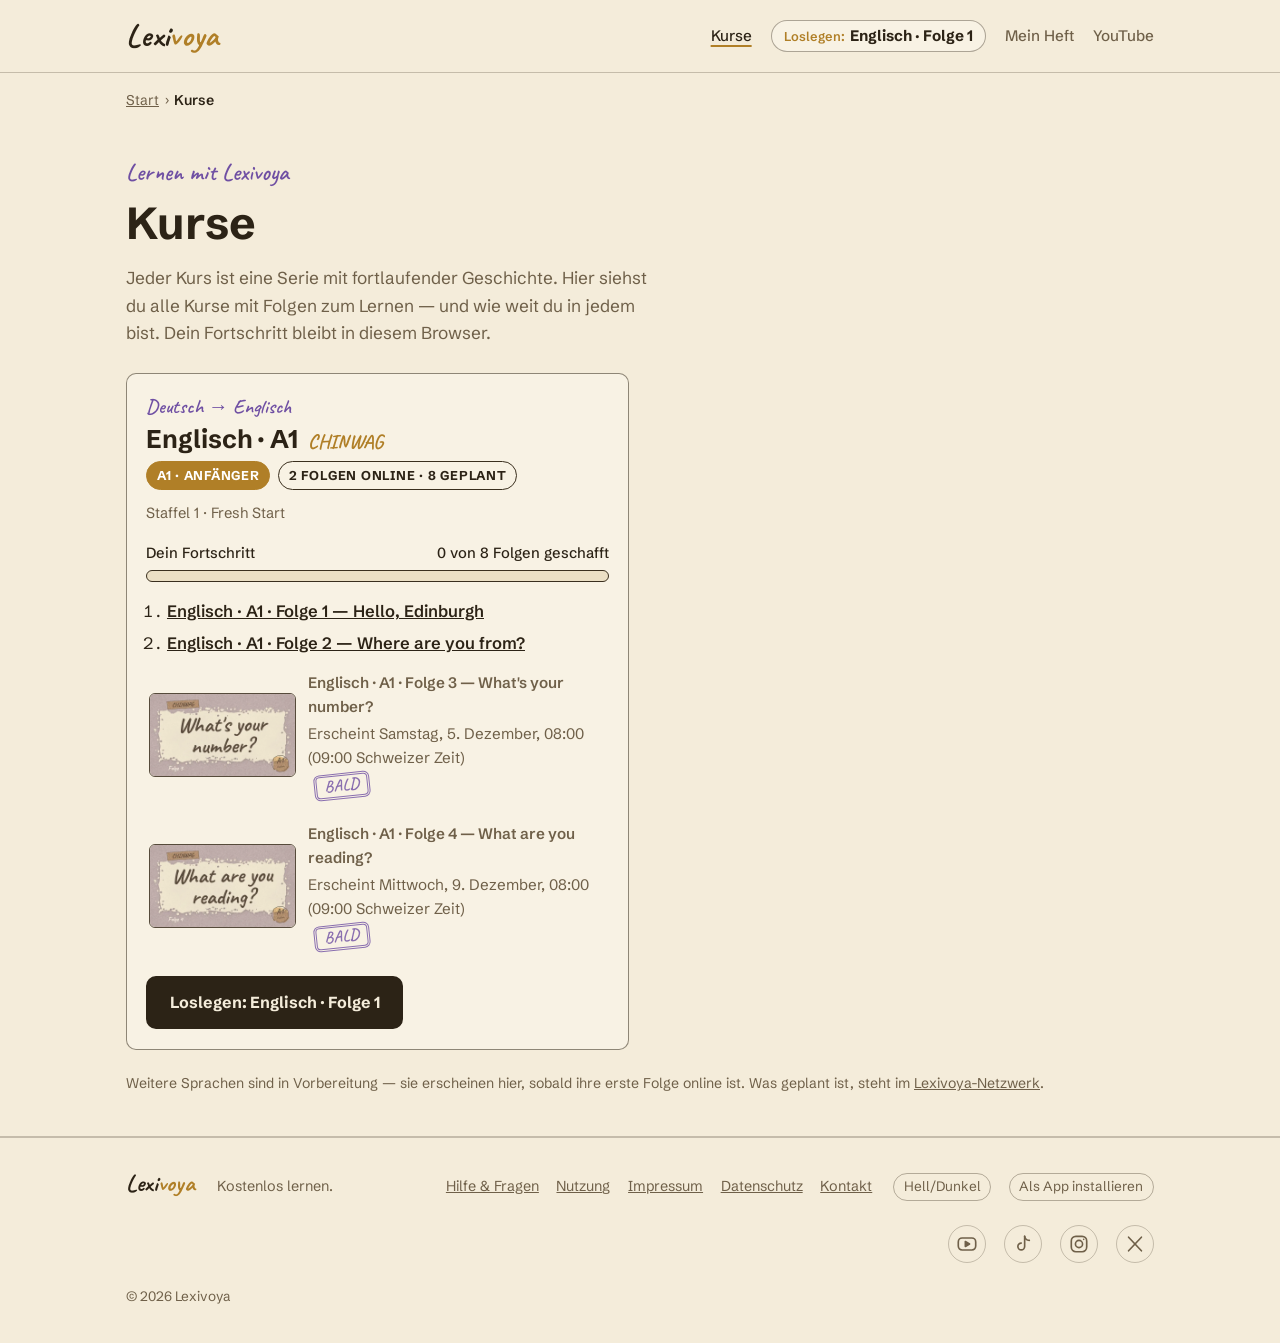
<file: kurse/index.html>
<!doctype html>
<html lang="de">
<head>
<meta charset="utf-8">
<meta name="viewport" content="width=device-width, initial-scale=1, viewport-fit=cover">
<title>Kurse · Lexivoya</title>
<meta name="description" content="Alle Lexivoya-Kurse mit veröffentlichten Folgen — mit deinem Fortschritt.">
<link rel="canonical" href="https://lexivoya.com/kurse/">
<meta name="color-scheme" content="light dark">
<meta name="theme-color" content="#f4ecda" media="(prefers-color-scheme: light)">
<meta name="theme-color" content="#211b10" media="(prefers-color-scheme: dark)">
<link rel="manifest" href="/manifest.webmanifest">
<link rel="icon" href="/favicon.ico" sizes="48x48">
<link rel="icon" href="/icons/favicon-32.png" sizes="32x32" type="image/png">
<link rel="icon" href="/icons/favicon-16.png" sizes="16x16" type="image/png">
<link rel="apple-touch-icon" href="/apple-touch-icon.png">
<meta name="msapplication-TileImage" content="/icons/icon-144.png">
<meta name="msapplication-TileColor" content="#211b10">
<meta name="apple-mobile-web-app-title" content="Lexivoya">
<meta name="apple-mobile-web-app-capable" content="yes">
<meta name="mobile-web-app-capable" content="yes">
<meta name="apple-mobile-web-app-status-bar-style" content="default">
<link rel="stylesheet" href="/css/vorlage.css?v=e524ae33d1">
<link rel="stylesheet" href="/css/lexivoya.css?v=e524ae33d1">
<script id="lexivoya-daten" type="application/json">{"kurse":[{"serie":"chinwag","name":"CHINWAG","sprache":"Englisch","richtung":"Deutsch → Englisch","niveau":"A1","staffel":"Staffel 1 · Fresh Start","folgen_geplant":8,"folgen":["A1-K01-S01","A1-K01-S02","A1-K01-S03","A1-K01-S04","A1-K01-S05","A1-K01-S06"],"plan":[{"nr":1,"id":"A1-K01-S01","titel":"Hello, Edinburgh","ab":"2026-11-28T08:00:00Z","thumb":"/bilder/chinwag-folge-1-thumb","url":"/chinwag/folge-1/","video":true},{"nr":2,"id":"A1-K01-S02","titel":"Where are you from?","ab":"2026-12-02T08:00:00Z","thumb":"/bilder/chinwag-folge-2-thumb","url":"/chinwag/folge-2/","video":true},{"nr":3,"id":"A1-K01-S03","titel":"What's your number?","ab":"2026-12-05T08:00:00Z","thumb":"/bilder/chinwag-folge-3-thumb","url":"/chinwag/folge-3/","video":true},{"nr":4,"id":"A1-K01-S04","titel":"What are you reading?","ab":"2026-12-09T08:00:00Z","thumb":"/bilder/chinwag-folge-4-thumb","url":"/chinwag/folge-4/","video":true},{"nr":5,"id":"A1-K01-S05","titel":"Monday to Sunday","ab":"2026-12-12T08:00:00Z","thumb":"/bilder/chinwag-folge-5-thumb","url":"/chinwag/folge-5/","video":true},{"nr":6,"id":"A1-K01-S06","titel":"Can I help you?","ab":"2026-12-16T08:00:00Z","thumb":"/bilder/chinwag-folge-6-thumb","url":"/chinwag/folge-6/","video":true}]}],"folgen":[{"id":"A1-K01-S01","kurs":"chinwag","nr":1,"titel":"Hello, Edinburgh","url":"/chinwag/folge-1/","dauer":918.8,"quiz":[{"id":"s08-02","t":744.71,"frage":"Es ist drei Uhr nachmittags. Du steigst in einen Bus. Wie grüßt du?","optionen":["Good morning.","Good afternoon.","Goodbye."],"richtig":1,"erklaerung":"„Good afternoon!“ Mit „goodbye“ wärst du schon wieder ausgestiegen, bevor der Bus losfährt."},{"id":"s08-04","t":770.0,"frage":"Jemand fragt dich: „How do you spell that?\" Was sollst du tun?","optionen":["Danke sagen.","Deinen Namen buchstabieren.","Eine Zahl nennen."],"richtig":1,"erklaerung":"buchstabieren. Und denk an die Falle: Das englische I klingt wie „ai“. Sonst heißt du am Ende Sophia."},{"id":"s08-06","t":796.85,"frage":"Mr MacLeod sagt: „Your key. Number seven.\" Welche Nummer hat Sofías Wohnung?","optionen":["Sechs.","Sieben.","Elf."],"richtig":1,"erklaerung":"sieben. „Seven.“ Im obersten Stock. Ohne Aufzug. Natürlich."}],"woerter":["hello","good-afternoon","please","sorry","thank-you","goodbye","good-morning","i-am","my-name-is","what-s-your-name","nice-to-meet-you","how-do-you-spell-that"]},{"id":"A1-K01-S02","kurs":"chinwag","nr":2,"titel":"Where are you from?","url":"/chinwag/folge-2/","dauer":750.5,"quiz":[{"id":"s08-02","t":595.66,"frage":"Jemand fragt dich: „Where are you from?“ Was passt?","optionen":["My name is Sofía.","I am from Spain.","Nice to meet you."],"richtig":1,"erklaerung":"„I am from Spain.“ Oder natürlich dein eigenes Land."},{"id":"s08-04","t":616.62,"frage":"Sofía kommt aus Spanien. Sie ist also …","optionen":["Spain.","Spanish.","Scottish."],"richtig":1,"erklaerung":"„Spanish.“ Mit großem S."},{"id":"s08-06","t":641.4,"frage":"Der Verkäufer fragt Sofía: „Are you Scottish?“ Was sagt sie?","optionen":["Yes, I am.","No, I'm not.","Fine day."],"richtig":1,"erklaerung":"„No, I'm not.“ Sofía ist Spanierin. Und „Fine day“ passt sowieso immer, nur nicht als Antwort."}],"woerter":["where-are-you-from","spain","i-am-from","and-you","scotland","are-you","no-i-m-not","spanish","scottish","germany","german","yes-i-am"]},{"id":"A1-K01-S03","kurs":"chinwag","nr":3,"titel":"What's your number?","url":"/chinwag/folge-3/","dauer":738.8,"quiz":[{"id":"s08-02","t":598.77,"frage":"Sofía fragt im Laden: „How much is it?“ Der Verkäufer sagt: „Ten pounds.“ Was kostet die SIM-Karte?","optionen":["Ten pounds.","Twelve pounds.","Twenty pounds."],"richtig":0,"erklaerung":"„Ten pounds.“ Zehn Pfund."},{"id":"s08-04","t":619.26,"frage":"Jemand spricht viel zu schnell. Was sagst du?","optionen":["Slowly, please.","Here you are.","Eleven."],"richtig":0,"erklaerung":"„Slowly, please.“ Oder: „Can you say that again?“"},{"id":"s08-06","t":641.0,"frage":"Wie sagt man die Null in einer Telefonnummer meistens?","optionen":["ten","oh","eleven"],"richtig":1,"erklaerung":"„oh“. Wie der Buchstabe O."}],"woerter":["how-much-is-it","pounds","here-you-are","phone-number","slowly-please","can-you-say-that-again","zero-ten","eleven","twelve","twenty","what-s-your-phone-number","it-is"]},{"id":"A1-K01-S04","kurs":"chinwag","nr":4,"titel":"What are you reading?","url":"/chinwag/folge-4/","dauer":695.2,"quiz":[{"id":"s08-02","t":548.11,"frage":"Morag fragt: „What are you reading?“ Was antwortest du?","optionen":["It is nine o'clock.","I am reading a book.","No, thank you."],"richtig":1,"erklaerung":"„I am reading a book.“ Ich lese ein Buch."},{"id":"s08-04","t":570.55,"frage":"Du willst wissen, wie spät es ist. Was fragst du?","optionen":["What's this?","What time is it?","What are you reading?"],"richtig":1,"erklaerung":"„What time is it?“ Und die Antwort: „It is nine o'clock.“"},{"id":"s08-06","t":593.08,"frage":"Morag bietet dir Tee an. Du möchtest keinen. Was sagst du?","optionen":["No, thank you.","No.","Yes, please."],"richtig":0,"erklaerung":"„No, thank you.“ In Schottland immer mit Dank."}],"woerter":["what-time-is-it","it-is-o-clock","what-are-you-reading","i-am-reading","book","tea","yes-please","this","that","what-s-this","it-is-a","no-thank-you"]},{"id":"A1-K01-S05","kurs":"chinwag","nr":5,"titel":"Monday to Sunday","url":"/chinwag/folge-5/","dauer":641.9,"quiz":[{"id":"s08-02","t":506.35,"frage":"Ein Buch heißt „Tea“. In welches Regal kommt es?","optionen":["Shelf P.","Shelf T.","Shelf D."],"richtig":1,"erklaerung":"„Shelf T.“ Denn „tea“ fängt mit „T“ an."},{"id":"s08-04","t":531.8,"frage":"An welchem Tag ist der Buchladen zu?","optionen":["Sunday. Closed.","Monday. Closed.","Sunday. Open."],"richtig":0,"erklaerung":"„Sunday. Closed.“ Am Sonntag ist der Laden zu."},{"id":"s08-06","t":555.76,"frage":"Heute ist „Tuesday“. Welcher Tag ist „tomorrow“, also morgen?","optionen":["Monday.","Thursday.","Wednesday."],"richtig":2,"erklaerung":"„Wednesday.“ Nach Dienstag kommt Mittwoch."}],"woerter":["monday","tuesday","wednesday","thursday","friday","saturday","sunday","closed","b-c-d-g-p-t","today","tomorrow","see-you-on"]},{"id":"A1-K01-S06","kurs":"chinwag","nr":6,"titel":"Can I help you?","url":"/chinwag/folge-6/","dauer":768.2,"quiz":[{"id":"s08-02","t":616.41,"frage":"Ein Kunde kommt in den Laden. Was sagst du zuerst?","optionen":["Anything else?","Can I help you?","That is all."],"richtig":1,"erklaerung":"„Can I help you?“ Damit bietest du Hilfe an."},{"id":"s08-04","t":641.26,"frage":"Hör genau hin. Wie schreibt man den Namen des Kunden?","optionen":["F, L, I, M, I, N, G.","F, L, A, M, I, N, G.","F, L, E, M, I, N, G."],"richtig":2,"erklaerung":"„F, L, E, M, I, N, G.“ Das englische E klingt wie unser I."},{"id":"s08-06","t":666.72,"frage":"Ein Kunde sucht ein Buch, aber ihr habt es nicht. Was sagst du höflich?","optionen":["It is over there.","Sorry, we do not have it.","Of course."],"richtig":1,"erklaerung":"„Sorry, we do not have it.“ Das ist ein höfliches Nein."}],"woerter":["can-i-help-you","i-am-looking-for","just-a-moment","it-is-over-there","upstairs","anything-else","sorry-we-do-not-have-it","can-you-spell-that-please","of-course","f-l-m-n-s","double","that-is-all"]}],"woerter":{"hello":{"en":"hello","de":"hallo","beispiel":"Hello, Edinburgh!","audio":"/audio/a1-k01-s01/hello.mp3","beispiel_audio":"/audio/a1-k01-s01/hello-beispiel.mp3"},"good-afternoon":{"en":"good afternoon","de":"guten Tag (nachmittags)","beispiel":"Good afternoon, Sofía!","audio":"/audio/a1-k01-s01/good-afternoon.mp3","beispiel_audio":"/audio/a1-k01-s01/good-afternoon-beispiel.mp3"},"please":{"en":"please","de":"bitte","beispiel":"Edinburgh, please.","audio":"/audio/a1-k01-s01/please.mp3","beispiel_audio":"/audio/a1-k01-s01/please-beispiel.mp3"},"sorry":{"en":"Sorry?","de":"Wie bitte?","beispiel":"Sorry? Cockburn Street?","audio":"/audio/a1-k01-s01/sorry.mp3","beispiel_audio":"/audio/a1-k01-s01/sorry-beispiel.mp3"},"thank-you":{"en":"thank you","de":"danke","beispiel":"Thank you, Mr MacLeod!","audio":"/audio/a1-k01-s01/thank-you.mp3","beispiel_audio":"/audio/a1-k01-s01/thank-you-beispiel.mp3"},"goodbye":{"en":"goodbye","de":"auf Wiedersehen","beispiel":"Goodbye, Mr MacLeod!","audio":"/audio/a1-k01-s01/goodbye.mp3","beispiel_audio":"/audio/a1-k01-s01/goodbye-beispiel.mp3"},"good-morning":{"en":"good morning","de":"guten Morgen","beispiel":"Good morning, Mr MacLeod!","audio":"/audio/a1-k01-s01/good-morning.mp3","beispiel_audio":"/audio/a1-k01-s01/good-morning-beispiel.mp3"},"i-am":{"en":"I am","de":"ich bin","beispiel":"I am Sofía.","audio":"/audio/a1-k01-s01/i-am.mp3","beispiel_audio":"/audio/a1-k01-s01/i-am-beispiel.mp3"},"my-name-is":{"en":"My name is …","de":"mein Name ist …","beispiel":"My name is Sofía Marín.","audio":"/audio/a1-k01-s01/my-name-is.mp3","beispiel_audio":"/audio/a1-k01-s01/my-name-is-beispiel.mp3"},"what-s-your-name":{"en":"What's your name?","de":"Wie heißt du? / Wie heißen Sie?","beispiel":"Hello! What's your name?","audio":"/audio/a1-k01-s01/what-s-your-name.mp3","beispiel_audio":"/audio/a1-k01-s01/what-s-your-name-beispiel.mp3"},"nice-to-meet-you":{"en":"Nice to meet you.","de":"Freut mich.","beispiel":"Hello, I'm Sofía. Nice to meet you.","audio":"/audio/a1-k01-s01/nice-to-meet-you.mp3","beispiel_audio":"/audio/a1-k01-s01/nice-to-meet-you-beispiel.mp3"},"how-do-you-spell-that":{"en":"How do you spell that?","de":"Wie schreibt man das?","beispiel":"Cockburn Street? How do you spell that?","audio":"/audio/a1-k01-s01/how-do-you-spell-that.mp3","beispiel_audio":"/audio/a1-k01-s01/how-do-you-spell-that-beispiel.mp3"},"where-are-you-from":{"en":"Where are you from?","de":"Woher kommst du? / Woher kommen Sie?","beispiel":"Hello! Where are you from?","audio":"/audio/a1-k01-s02/where-are-you-from.mp3","beispiel_audio":"/audio/a1-k01-s02/where-are-you-from-beispiel.mp3"},"spain":{"en":"Spain","de":"Spanien","beispiel":"Valencia, Spain.","audio":"/audio/a1-k01-s02/spain.mp3","beispiel_audio":"/audio/a1-k01-s02/spain-beispiel.mp3"},"i-am-from":{"en":"I am from …","de":"ich komme aus …","beispiel":"Hello, I am Sofía. I am from Spain.","audio":"/audio/a1-k01-s02/i-am-from.mp3","beispiel_audio":"/audio/a1-k01-s02/i-am-from-beispiel.mp3"},"and-you":{"en":"And you?","de":"Und du? / Und Sie?","beispiel":"I'm from Spain. And you?","audio":"/audio/a1-k01-s02/and-you.mp3","beispiel_audio":"/audio/a1-k01-s02/and-you-beispiel.mp3"},"scotland":{"en":"Scotland","de":"Schottland","beispiel":"Hello, Scotland!","audio":"/audio/a1-k01-s02/scotland.mp3","beispiel_audio":"/audio/a1-k01-s02/scotland-beispiel.mp3"},"are-you":{"en":"Are you …?","de":"Bist du …? / Sind Sie …?","beispiel":"Hello! Are you Sofía?","audio":"/audio/a1-k01-s02/are-you.mp3","beispiel_audio":"/audio/a1-k01-s02/are-you-beispiel.mp3"},"no-i-m-not":{"en":"No, I'm not.","de":"Nein, bin ich nicht.","beispiel":"Are you a student? No, I'm not.","audio":"/audio/a1-k01-s02/no-i-m-not.mp3","beispiel_audio":"/audio/a1-k01-s02/no-i-m-not-beispiel.mp3"},"spanish":{"en":"Spanish","de":"spanisch / Spanier, Spanierin","beispiel":"Sofía is Spanish.","audio":"/audio/a1-k01-s02/spanish.mp3","beispiel_audio":"/audio/a1-k01-s02/spanish-beispiel.mp3"},"scottish":{"en":"Scottish","de":"schottisch / Schotte, Schottin","beispiel":"Mr MacLeod is Scottish.","audio":"/audio/a1-k01-s02/scottish.mp3","beispiel_audio":"/audio/a1-k01-s02/scottish-beispiel.mp3"},"germany":{"en":"Germany","de":"Deutschland","beispiel":"I'm from Germany.","audio":"/audio/a1-k01-s02/germany.mp3","beispiel_audio":"/audio/a1-k01-s02/germany-beispiel.mp3"},"german":{"en":"German","de":"deutsch / Deutsche, Deutscher","beispiel":"Are you German?","audio":"/audio/a1-k01-s02/german.mp3","beispiel_audio":"/audio/a1-k01-s02/german-beispiel.mp3"},"yes-i-am":{"en":"Yes, I am.","de":"Ja, bin ich.","beispiel":"Are you Spanish? Yes, I am.","audio":"/audio/a1-k01-s02/yes-i-am.mp3","beispiel_audio":"/audio/a1-k01-s02/yes-i-am-beispiel.mp3"},"how-much-is-it":{"en":"How much is it?","de":"Was kostet das?","beispiel":"Milk, please. How much is it?","audio":"/audio/a1-k01-s03/how-much-is-it.mp3","beispiel_audio":"/audio/a1-k01-s03/how-much-is-it-beispiel.mp3"},"pounds":{"en":"pounds","de":"Pfund","beispiel":"Ten pounds, please.","audio":"/audio/a1-k01-s03/pounds.mp3","beispiel_audio":"/audio/a1-k01-s03/pounds-beispiel.mp3"},"here-you-are":{"en":"Here you are.","de":"Bitte schön. (beim Geben)","beispiel":"Ten pounds. Here you are.","audio":"/audio/a1-k01-s03/here-you-are.mp3","beispiel_audio":"/audio/a1-k01-s03/here-you-are-beispiel.mp3"},"phone-number":{"en":"phone number","de":"Telefonnummer","beispiel":"My phone number is oh seven seven oh oh.","audio":"/audio/a1-k01-s03/phone-number.mp3","beispiel_audio":"/audio/a1-k01-s03/phone-number-beispiel.mp3"},"slowly-please":{"en":"Slowly, please.","de":"Langsam, bitte.","beispiel":"Sorry? Slowly, please.","audio":"/audio/a1-k01-s03/slowly-please.mp3","beispiel_audio":"/audio/a1-k01-s03/slowly-please-beispiel.mp3"},"can-you-say-that-again":{"en":"Can you say that again?","de":"Kannst du das noch einmal sagen?","beispiel":"Sorry? Can you say that again?","audio":"/audio/a1-k01-s03/can-you-say-that-again.mp3","beispiel_audio":"/audio/a1-k01-s03/can-you-say-that-again-beispiel.mp3","melodie":{"wort":"steigend","satz":"steigend"}},"zero-ten":{"en":"zero – ten","de":"null bis zehn","beispiel":"Oh seven seven oh oh.","audio":"/audio/a1-k01-s03/zero-ten.mp3","beispiel_audio":"/audio/a1-k01-s03/zero-ten-beispiel.mp3"},"eleven":{"en":"eleven","de":"elf","beispiel":"Eleven pounds.","audio":"/audio/a1-k01-s03/eleven.mp3","beispiel_audio":"/audio/a1-k01-s03/eleven-beispiel.mp3"},"twelve":{"en":"twelve","de":"zwölf","beispiel":"Twelve pounds, please.","audio":"/audio/a1-k01-s03/twelve.mp3","beispiel_audio":"/audio/a1-k01-s03/twelve-beispiel.mp3"},"twenty":{"en":"twenty","de":"zwanzig","beispiel":"Twenty pounds.","audio":"/audio/a1-k01-s03/twenty.mp3","beispiel_audio":"/audio/a1-k01-s03/twenty-beispiel.mp3"},"what-s-your-phone-number":{"en":"What's your phone number?","de":"Wie ist deine Telefonnummer?","beispiel":"Hello, Mr MacLeod. What's your phone number?","audio":"/audio/a1-k01-s03/what-s-your-phone-number.mp3","beispiel_audio":"/audio/a1-k01-s03/what-s-your-phone-number-beispiel.mp3"},"it-is":{"en":"It is …","de":"Es ist … / Sie ist …","beispiel":"It is ten pounds.","audio":"/audio/a1-k01-s03/it-is.mp3","beispiel_audio":"/audio/a1-k01-s03/it-is-beispiel.mp3"},"what-time-is-it":{"en":"What time is it?","de":"Wie spät ist es?","beispiel":"Hello, Mr MacLeod. What time is it?","audio":"/audio/a1-k01-s04/what-time-is-it.mp3","beispiel_audio":"/audio/a1-k01-s04/what-time-is-it-beispiel.mp3"},"it-is-o-clock":{"en":"It is … o'clock.","de":"Es ist … Uhr.","beispiel":"It is ten o'clock.","audio":"/audio/a1-k01-s04/it-is-o-clock.mp3","beispiel_audio":"/audio/a1-k01-s04/it-is-o-clock-beispiel.mp3"},"what-are-you-reading":{"en":"What are you reading?","de":"Was liest du?","beispiel":"Hello, Sofía. What are you reading?","audio":"/audio/a1-k01-s04/what-are-you-reading.mp3","beispiel_audio":"/audio/a1-k01-s04/what-are-you-reading-beispiel.mp3"},"i-am-reading":{"en":"I am reading …","de":"Ich lese …","beispiel":"I am reading a book.","audio":"/audio/a1-k01-s04/i-am-reading.mp3","beispiel_audio":"/audio/a1-k01-s04/i-am-reading-beispiel.mp3"},"book":{"en":"book","de":"Buch","beispiel":"I am reading a book.","audio":"/audio/a1-k01-s04/book.mp3","beispiel_audio":"/audio/a1-k01-s04/book-beispiel.mp3"},"tea":{"en":"tea","de":"Tee","beispiel":"Tea, please.","audio":"/audio/a1-k01-s04/tea.mp3","beispiel_audio":"/audio/a1-k01-s04/tea-beispiel.mp3"},"yes-please":{"en":"Yes, please.","de":"Ja, bitte.","beispiel":"Tea? Yes, please.","audio":"/audio/a1-k01-s04/yes-please.mp3","beispiel_audio":"/audio/a1-k01-s04/yes-please-beispiel.mp3"},"this":{"en":"this","de":"das (hier), dies","beispiel":"This is my book.","audio":"/audio/a1-k01-s04/this.mp3","beispiel_audio":"/audio/a1-k01-s04/this-beispiel.mp3"},"that":{"en":"that","de":"das (dort)","beispiel":"That is the shop.","audio":"/audio/a1-k01-s04/that.mp3","beispiel_audio":"/audio/a1-k01-s04/that-beispiel.mp3"},"what-s-this":{"en":"What's this?","de":"Was ist das?","beispiel":"Sorry. What's this?","audio":"/audio/a1-k01-s04/what-s-this.mp3","beispiel_audio":"/audio/a1-k01-s04/what-s-this-beispiel.mp3"},"it-is-a":{"en":"It is a …","de":"Es ist ein … / eine …","beispiel":"It is a book.","audio":"/audio/a1-k01-s04/it-is-a.mp3","beispiel_audio":"/audio/a1-k01-s04/it-is-a-beispiel.mp3"},"no-thank-you":{"en":"No, thank you.","de":"Nein, danke.","beispiel":"Tea? No, thank you.","audio":"/audio/a1-k01-s04/no-thank-you.mp3","beispiel_audio":"/audio/a1-k01-s04/no-thank-you-beispiel.mp3"},"monday":{"en":"Monday","de":"Montag","beispiel":"Monday, nine o'clock.","audio":"/audio/a1-k01-s05/monday.mp3","beispiel_audio":"/audio/a1-k01-s05/monday-beispiel.mp3"},"tuesday":{"en":"Tuesday","de":"Dienstag","beispiel":"Hello, Morag. It is Tuesday.","audio":"/audio/a1-k01-s05/tuesday.mp3","beispiel_audio":"/audio/a1-k01-s05/tuesday-beispiel.mp3"},"wednesday":{"en":"Wednesday","de":"Mittwoch","beispiel":"It is Wednesday. Fine day!","audio":"/audio/a1-k01-s05/wednesday.mp3","beispiel_audio":"/audio/a1-k01-s05/wednesday-beispiel.mp3"},"thursday":{"en":"Thursday","de":"Donnerstag","beispiel":"Thursday, ten o'clock.","audio":"/audio/a1-k01-s05/thursday.mp3","beispiel_audio":"/audio/a1-k01-s05/thursday-beispiel.mp3"},"friday":{"en":"Friday","de":"Freitag","beispiel":"It is Friday. Tea, please.","audio":"/audio/a1-k01-s05/friday.mp3","beispiel_audio":"/audio/a1-k01-s05/friday-beispiel.mp3"},"saturday":{"en":"Saturday","de":"Samstag","beispiel":"It is Saturday, Sofía.","audio":"/audio/a1-k01-s05/saturday.mp3","beispiel_audio":"/audio/a1-k01-s05/saturday-beispiel.mp3"},"sunday":{"en":"Sunday","de":"Sonntag","beispiel":"It is Sunday.","audio":"/audio/a1-k01-s05/sunday.mp3","beispiel_audio":"/audio/a1-k01-s05/sunday-beispiel.mp3"},"closed":{"en":"closed","de":"geschlossen, zu","beispiel":"Sunday. The shop is closed.","audio":"/audio/a1-k01-s05/closed.mp3","beispiel_audio":"/audio/a1-k01-s05/closed-beispiel.mp3"},"b-c-d-g-p-t":{"en":"B – C – D – G – P – T","de":"die Buchstaben B, C, D, G, P, T","beispiel":"Shelf B. Shelf D.","audio":"/audio/a1-k01-s05/b-c-d-g-p-t.mp3","beispiel_audio":"/audio/a1-k01-s05/b-c-d-g-p-t-beispiel.mp3"},"today":{"en":"today","de":"heute","beispiel":"Today is Saturday.","audio":"/audio/a1-k01-s05/today.mp3","beispiel_audio":"/audio/a1-k01-s05/today-beispiel.mp3"},"tomorrow":{"en":"tomorrow","de":"morgen","beispiel":"Tomorrow is Monday.","audio":"/audio/a1-k01-s05/tomorrow.mp3","beispiel_audio":"/audio/a1-k01-s05/tomorrow-beispiel.mp3"},"see-you-on":{"en":"See you on …","de":"Bis … / Wir sehen uns am …","beispiel":"See you on Friday, Morag.","audio":"/audio/a1-k01-s05/see-you-on.mp3","beispiel_audio":"/audio/a1-k01-s05/see-you-on-beispiel.mp3"},"can-i-help-you":{"en":"Can I help you?","de":"Kann ich Ihnen helfen?","beispiel":"Good morning. Can I help you?","audio":"/audio/a1-k01-s06/can-i-help-you.mp3","beispiel_audio":"/audio/a1-k01-s06/can-i-help-you-beispiel.mp3","melodie":{"wort":"steigend","satz":"steigend"}},"i-am-looking-for":{"en":"I am looking for …","de":"Ich suche …","beispiel":"I am looking for Morag.","audio":"/audio/a1-k01-s06/i-am-looking-for.mp3","beispiel_audio":"/audio/a1-k01-s06/i-am-looking-for-beispiel.mp3"},"just-a-moment":{"en":"Just a moment.","de":"Einen Moment.","beispiel":"Tea? Just a moment.","audio":"/audio/a1-k01-s06/just-a-moment.mp3","beispiel_audio":"/audio/a1-k01-s06/just-a-moment-beispiel.mp3"},"it-is-over-there":{"en":"It is over there.","de":"Es ist dort drüben.","beispiel":"The ladder? It is over there.","audio":"/audio/a1-k01-s06/it-is-over-there.mp3","beispiel_audio":"/audio/a1-k01-s06/it-is-over-there-beispiel.mp3"},"upstairs":{"en":"upstairs","de":"oben, eine Treppe höher","beispiel":"Morag is upstairs.","audio":"/audio/a1-k01-s06/upstairs.mp3","beispiel_audio":"/audio/a1-k01-s06/upstairs-beispiel.mp3"},"anything-else":{"en":"Anything else?","de":"Sonst noch etwas?","beispiel":"Here you are. Anything else?","audio":"/audio/a1-k01-s06/anything-else.mp3","beispiel_audio":"/audio/a1-k01-s06/anything-else-beispiel.mp3","melodie":{"wort":"steigend","satz":"steigend"}},"sorry-we-do-not-have-it":{"en":"Sorry, we do not have it.","de":"Tut mir leid, das haben wir nicht.","beispiel":"Milk? Sorry, we do not have it.","audio":"/audio/a1-k01-s06/sorry-we-do-not-have-it.mp3","beispiel_audio":"/audio/a1-k01-s06/sorry-we-do-not-have-it-beispiel.mp3"},"can-you-spell-that-please":{"en":"Can you spell that, please?","de":"Können Sie das bitte buchstabieren?","beispiel":"Sorry? Can you spell that, please?","audio":"/audio/a1-k01-s06/can-you-spell-that-please.mp3","beispiel_audio":"/audio/a1-k01-s06/can-you-spell-that-please-beispiel.mp3","melodie":{"wort":"steigend","satz":"steigend"}},"of-course":{"en":"Of course.","de":"Natürlich. / Klar.","beispiel":"Milk? Yes, of course.","audio":"/audio/a1-k01-s06/of-course.mp3","beispiel_audio":"/audio/a1-k01-s06/of-course-beispiel.mp3"},"f-l-m-n-s":{"en":"F – L – M – N – S","de":"die Buchstaben F, L, M, N, S","beispiel":"Fleming. F, L, E, M, I, N, G.","audio":"/audio/a1-k01-s06/f-l-m-n-s.mp3","beispiel_audio":"/audio/a1-k01-s06/f-l-m-n-s-beispiel.mp3"},"double":{"en":"double","de":"doppelt","beispiel":"Mill. M, I, double L.","audio":"/audio/a1-k01-s06/double.mp3","beispiel_audio":"/audio/a1-k01-s06/double-beispiel.mp3"},"that-is-all":{"en":"That is all.","de":"Das ist alles.","beispiel":"Tea, please. That is all.","audio":"/audio/a1-k01-s06/that-is-all.mp3","beispiel_audio":"/audio/a1-k01-s06/that-is-all-beispiel.mp3"}},"kompetenzen":[{"ziel":"Auf Englisch grüßen und dich verabschieden — passend zur Tageszeit","kannst":"Du kannst auf Englisch grüßen und dich verabschieden — passend zur Tageszeit.","woerter":["hello","good-morning","good-afternoon","goodbye"],"kurs":"chinwag","folge":"A1-K01-S01"},{"ziel":"Dich auf Englisch vorstellen","kannst":"Du kannst dich auf Englisch vorstellen.","woerter":["i-am","my-name-is","nice-to-meet-you"],"kurs":"chinwag","folge":"A1-K01-S01"},{"ziel":"Nach einem Namen fragen und um Buchstabieren bitten","kannst":"Du kannst nach einem Namen fragen und darum bitten, ihn zu buchstabieren.","woerter":["what-s-your-name","how-do-you-spell-that"],"kurs":"chinwag","folge":"A1-K01-S01"},{"ziel":"Höflich bitten, danken und nachfragen","kannst":"Du kannst höflich bitten, danken und nachfragen, wenn du etwas nicht verstanden hast.","woerter":["please","thank-you","sorry"],"kurs":"chinwag","folge":"A1-K01-S01"},{"ziel":"Sagen, woher du kommst, und danach fragen","kannst":"Du kannst sagen, woher du kommst, danach fragen und die Frage zurückgeben.","woerter":["where-are-you-from","i-am-from","and-you"],"kurs":"chinwag","folge":"A1-K01-S02"},{"ziel":"Drei Länder auf Englisch nennen","kannst":"Du kannst Spanien, Schottland und Deutschland auf Englisch nennen.","woerter":["spain","scotland","germany"],"kurs":"chinwag","folge":"A1-K01-S02"},{"ziel":"Die passende Nationalität sagen","kannst":"Du kannst die passende Nationalität sagen und weißt, dass man sie im Englischen groß schreibt.","woerter":["spanish","scottish","german"],"kurs":"chinwag","folge":"A1-K01-S02"},{"ziel":"Mit Ja oder Nein kurz antworten","kannst":"Du kannst mit „Are you …?“ nachfragen und kurz mit Ja oder Nein antworten.","woerter":["are-you","yes-i-am","no-i-m-not"],"kurs":"chinwag","folge":"A1-K01-S02"},{"ziel":"Die Zahlen von 0 bis 20 verstehen und sagen","kannst":"Du kannst die Zahlen von null bis zwanzig verstehen und bis zwölf sagen.","woerter":["zero-ten","eleven","twelve","twenty"],"kurs":"chinwag","folge":"A1-K01-S03"},{"ziel":"Nach dem Preis fragen und bezahlen","kannst":"Du kannst nach dem Preis fragen, einen Preis in Pfund verstehen und etwas überreichen.","woerter":["how-much-is-it","pounds","here-you-are"],"kurs":"chinwag","folge":"A1-K01-S03"},{"ziel":"Eine Telefonnummer erfragen und nennen","kannst":"Du kannst nach einer Telefonnummer fragen und deine eigene nennen.","woerter":["phone-number","what-s-your-phone-number","it-is"],"kurs":"chinwag","folge":"A1-K01-S03"},{"ziel":"Um langsames Sprechen und Wiederholung bitten","kannst":"Du kannst bitten, langsamer zu sprechen oder etwas zu wiederholen.","woerter":["slowly-please","can-you-say-that-again"],"kurs":"chinwag","folge":"A1-K01-S03"},{"ziel":"Nach der Uhrzeit fragen und sie sagen","kannst":"Du kannst fragen, wie spät es ist, und die volle Stunde sagen.","woerter":["what-time-is-it","it-is-o-clock"],"kurs":"chinwag","folge":"A1-K01-S04"},{"ziel":"Sagen, was man liest","kannst":"Du kannst fragen, was jemand liest, und sagen, was du selbst liest.","woerter":["what-are-you-reading","i-am-reading","book"],"kurs":"chinwag","folge":"A1-K01-S04"},{"ziel":"Nach Dingen fragen und sie benennen","kannst":"Du kannst nach einem Ding fragen und es benennen, nah mit „this“, fern mit „that“.","woerter":["what-s-this","it-is-a","this","that"],"kurs":"chinwag","folge":"A1-K01-S04"},{"ziel":"Etwas annehmen oder höflich ablehnen","kannst":"Du kannst Tee annehmen oder höflich ablehnen.","woerter":["tea","yes-please","no-thank-you"],"kurs":"chinwag","folge":"A1-K01-S04"},{"ziel":"Die Wochentage verstehen und sagen","kannst":"Du kannst alle sieben Wochentage verstehen und sagen.","woerter":["monday","tuesday","wednesday","thursday","friday","saturday","sunday"],"kurs":"chinwag","folge":"A1-K01-S05"},{"ziel":"Heute und morgen sagen","kannst":"Du kannst sagen, welcher Tag heute ist und welcher morgen ist.","woerter":["today","tomorrow"],"kurs":"chinwag","folge":"A1-K01-S05"},{"ziel":"Sich verabschieden und sagen, wann ein Laden zu ist","kannst":"Du kannst dich mit „See you on …“ verabschieden und sagen, dass ein Laden zu ist.","woerter":["see-you-on","closed"],"kurs":"chinwag","folge":"A1-K01-S05"},{"ziel":"Die Buchstaben B C D G P T","kannst":"Du kannst die Buchstaben B, C, D, G, P und T hören und sagen.","woerter":["b-c-d-g-p-t"],"kurs":"chinwag","folge":"A1-K01-S05"},{"ziel":"Im Laden Hilfe anbieten","kannst":"Du kannst im Laden Hilfe anbieten und fragen, ob noch etwas fehlt.","woerter":["can-i-help-you","just-a-moment","anything-else","that-is-all"],"kurs":"chinwag","folge":"A1-K01-S06"},{"ziel":"Sagen, was du suchst und wo etwas ist","kannst":"Du kannst sagen, was du suchst, und zeigen, wo etwas ist.","woerter":["i-am-looking-for","it-is-over-there","upstairs"],"kurs":"chinwag","folge":"A1-K01-S06"},{"ziel":"Höflich Nein sagen","kannst":"Du kannst höflich sagen, dass etwas fehlt, und „natürlich“ sagen.","woerter":["sorry-we-do-not-have-it","of-course"],"kurs":"chinwag","folge":"A1-K01-S06"},{"ziel":"Buchstabieren lassen: F L M N S und double","kannst":"Du kannst um Buchstabieren bitten und F, L, M, N, S und „double“ hören und sagen.","woerter":["can-you-spell-that-please","f-l-m-n-s","double"],"kurs":"chinwag","folge":"A1-K01-S06"}]}</script>
<script src="/js/lernstand.js?v=e524ae33d1"></script>
</head>
<body>
<header><div class="wrap nav">
  <a class="wordmark" href="/" aria-label="Lexivoya — zur Startseite">Lexi<span>voya</span></a>
  <nav aria-label="Hauptnavigation">
    <a href="/kurse/" aria-current="page">Kurse</a>
    <a class="weiter" href="/kurse/#chinwag" title="Englisch · A1 · CHINWAG" data-weiter><small>Loslegen:</small> <span>Englisch</span></a>
    <a href="/heft/">Mein Heft</a>
    <a href="https://www.youtube.com/@Lexivoya" target="_blank" rel="noopener">YouTube</a>
  </nav>
</div></header>
<nav class="brotkrumen wrap" aria-label="Du bist hier"><a href="/">Start</a> <span aria-hidden="true">›</span> <span aria-current="page">Kurse</span></nav>
<main id="top">
<div class="wrap">

<section style="padding-bottom:1rem">
  <p class="kicker">Lernen mit Lexivoya</p>
  <h1 style="font-size:clamp(2rem,4.5vw,2.8rem)">Kurse</h1>
  <p class="lede">Jeder Kurs ist eine Serie mit fortlaufender Geschichte. Hier siehst du alle Kurse mit Folgen zum Lernen — und wie weit du in jedem bist. Dein Fortschritt bleibt in diesem Browser.</p>
</section>

<section id="kursliste" style="padding-top:.6rem">
  <div class="kurs-karten">
  <article class="karte kurs-karte" id="chinwag" data-kurs="chinwag">
    <p class="kicker">Deutsch → Englisch</p>
    <h2>Englisch · A1 <span class="serie-name">CHINWAG</span></h2>
    <div class="meta-row"><span class="chip acc">A1 · Anfänger</span><span class="chip" data-online="chinwag">0 Folgen online · 8 geplant</span></div>
    <p class="sub">Staffel 1 · Fresh Start</p>
    <div class="bar" data-fortschritt="chinwag"><label><span>Dein Fortschritt</span><span>0 von 8 Folgen geschafft</span></label><div class="track"><div class="fill" style="width:0"></div></div></div>
    <ol class="folgen-liste" data-folgenliste="chinwag">

        <li class="ankuendigung" data-ankuendigung="1" aria-disabled="true"><span class="ank-bild"><picture><source type="image/webp" srcset="/bilder/chinwag-folge-1-thumb-640.webp 640w, /bilder/chinwag-folge-1-thumb-1280.webp 1280w" sizes="(max-width:520px) 40vw, 200px"><img src="/bilder/chinwag-folge-1-thumb-1280.jpg" srcset="/bilder/chinwag-folge-1-thumb-640.jpg 640w, /bilder/chinwag-folge-1-thumb-1280.jpg 1280w" sizes="(max-width:520px) 40vw, 200px" alt="Englisch · A1 · Folge 1 — Hello, Edinburgh — Thumbnail" width="1280" height="720" loading="lazy" decoding="async"></picture></span><span class="ank-text"><span class="ank-name">Englisch · A1 · Folge 1 — Hello, Edinburgh</span> <span class="ank-termin">Erscheint <time class="termin" datetime="2026-11-28T08:00:00Z">Samstag, 28. November, 09:00 (Schweizer Zeit)</time></span> <span class="bald-stempel" aria-hidden="true">Bald</span></span></li>
        <li class="ankuendigung" data-ankuendigung="2" aria-disabled="true"><span class="ank-bild"><picture><source type="image/webp" srcset="/bilder/chinwag-folge-2-thumb-640.webp 640w, /bilder/chinwag-folge-2-thumb-1280.webp 1280w" sizes="(max-width:520px) 40vw, 200px"><img src="/bilder/chinwag-folge-2-thumb-1280.jpg" srcset="/bilder/chinwag-folge-2-thumb-640.jpg 640w, /bilder/chinwag-folge-2-thumb-1280.jpg 1280w" sizes="(max-width:520px) 40vw, 200px" alt="Englisch · A1 · Folge 2 — Where are you from? — Thumbnail" width="1280" height="720" loading="lazy" decoding="async"></picture></span><span class="ank-text"><span class="ank-name">Englisch · A1 · Folge 2 — Where are you from?</span> <span class="ank-termin">Erscheint <time class="termin" datetime="2026-12-02T08:00:00Z">Mittwoch, 2. Dezember, 09:00 (Schweizer Zeit)</time></span> <span class="bald-stempel" aria-hidden="true">Bald</span></span></li>
    </ol>
    <div class="ctas"><a class="btn btn-primary" data-weiter-kurs="chinwag" href="/kurse/#chinwag" title="Englisch · A1 · CHINWAG" hidden>Loslegen: Englisch</a></div>
  </article>
  </div>
  <p class="hinweis" style="margin-top:1.4rem">Weitere Sprachen sind in Vorbereitung — sie erscheinen hier, sobald ihre erste Folge online ist. Was geplant ist, steht im <a href="/#serien">Lexivoya-Netzwerk</a>.</p>
</section>

</div>

</main>

<footer><div class="wrap foot">
  <span class="wordmark">Lexi<span style="color:var(--accent)">voya</span></span>
  <span>Kostenlos lernen.</span>
  <nav class="foot-links" aria-label="Hilfe, Nutzung, Rechtliches und Kontakt"><a href="/hilfe/">Hilfe &amp; Fragen</a><a href="/nutzung/">Nutzung</a><a href="/impressum/">Impressum</a><a href="/datenschutz/">Datenschutz</a><a href="/kontakt/">Kontakt</a><button class="thema" type="button">Hell/Dunkel</button><a class="app-knopf" href="/hilfe/#app-installieren" data-installieren>Als App installieren</a></nav>
  <nav class="sozial" aria-label="Lexivoya in sozialen Netzwerken">
    <a href="https://www.youtube.com/@Lexivoya" target="_blank" rel="noopener" aria-label="Lexivoya bei YouTube" title="YouTube"><svg viewBox="0 0 24 24" width="22" height="22" fill="none" stroke="currentColor" stroke-width="1.8" stroke-linecap="round" stroke-linejoin="round" aria-hidden="true" focusable="false"><rect x="2.5" y="5.5" width="19" height="13" rx="4.2"/><path d="M10.2 9.3v5.4l4.6-2.7z" fill="currentColor"/></svg></a>
    <a href="https://www.tiktok.com/@lexivoya" target="_blank" rel="noopener" aria-label="Lexivoya bei TikTok" title="TikTok"><svg viewBox="0 0 24 24" width="22" height="22" fill="none" stroke="currentColor" stroke-width="1.8" stroke-linecap="round" stroke-linejoin="round" aria-hidden="true" focusable="false"><path d="M13.8 3.6v11.1a3.7 3.7 0 1 1-3.7-3.7"/><path d="M13.8 3.6c.5 2.6 2.4 4.3 5.1 4.5"/></svg></a>
    <a href="https://www.instagram.com/lexivoya/" target="_blank" rel="noopener" aria-label="Lexivoya bei Instagram" title="Instagram"><svg viewBox="0 0 24 24" width="22" height="22" fill="none" stroke="currentColor" stroke-width="1.8" stroke-linecap="round" stroke-linejoin="round" aria-hidden="true" focusable="false"><rect x="3.6" y="3.6" width="16.8" height="16.8" rx="5"/><circle cx="12" cy="12" r="3.9"/><circle cx="17.1" cy="6.9" r=".9" fill="currentColor" stroke="none"/></svg></a>
    <a href="https://x.com/Lexivoya" target="_blank" rel="noopener" aria-label="Lexivoya bei X" title="X"><svg viewBox="0 0 24 24" width="22" height="22" fill="none" stroke="currentColor" stroke-width="1.8" stroke-linecap="round" stroke-linejoin="round" aria-hidden="true" focusable="false"><path d="M5 4.6l14 14.8"/><path d="M19 4.6L5 19.4"/></svg></a>
  </nav>
  <p class="foot-copy">© 2026 Lexivoya</p>
</div></footer>
<script src="/js/kurse.js?v=e524ae33d1"></script>
</body>
</html>
</file>
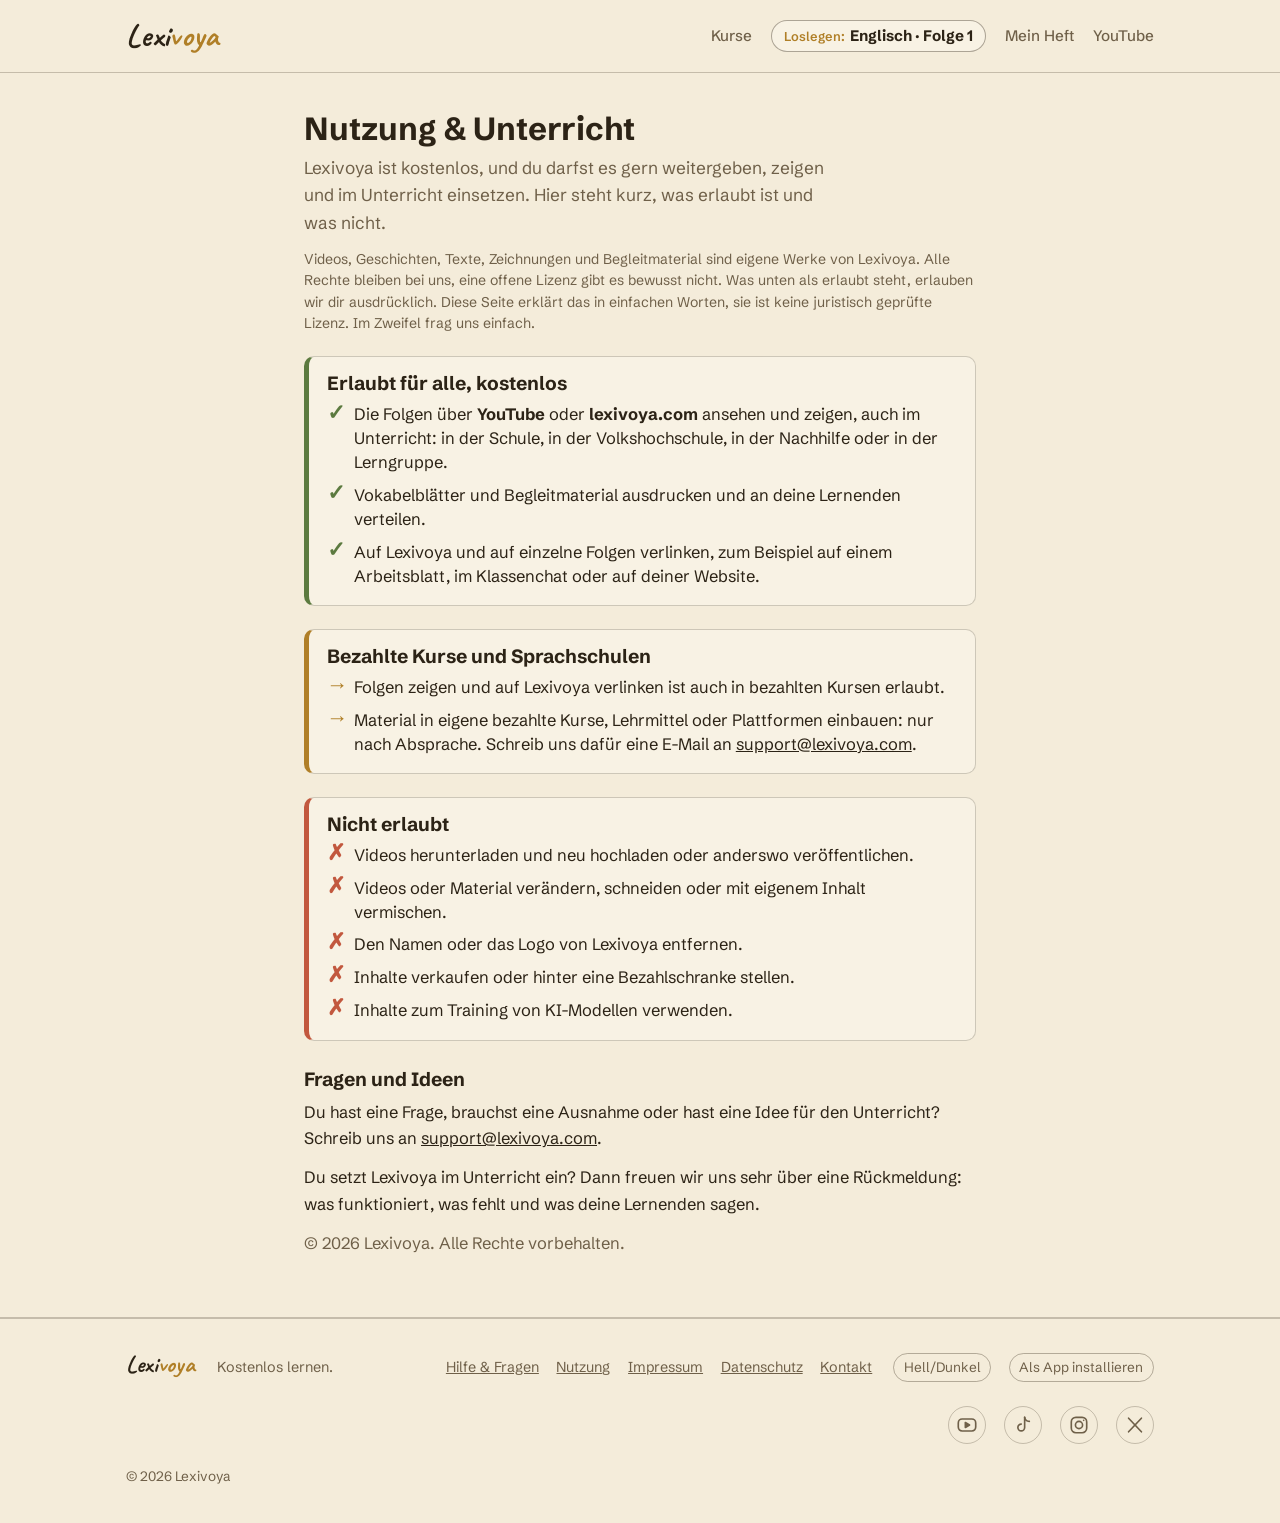
<file: nutzung/index.html>
<!doctype html>
<html lang="de">
<head>
<meta charset="utf-8">
<meta name="viewport" content="width=device-width, initial-scale=1, viewport-fit=cover">
<title>Nutzung &amp; Unterricht · Lexivoya</title>
<meta name="description" content="Wie du Lexivoya nutzen darfst, auch im Unterricht: zeigen, verlinken, Vokabelblätter verteilen. Und was nicht erlaubt ist.">
<link rel="canonical" href="https://lexivoya.com/nutzung/">
<meta name="color-scheme" content="light dark">
<meta name="theme-color" content="#f4ecda" media="(prefers-color-scheme: light)">
<meta name="theme-color" content="#211b10" media="(prefers-color-scheme: dark)">
<link rel="manifest" href="/manifest.webmanifest">
<link rel="icon" href="/favicon.ico" sizes="48x48">
<link rel="icon" href="/icons/favicon-32.png" sizes="32x32" type="image/png">
<link rel="icon" href="/icons/favicon-16.png" sizes="16x16" type="image/png">
<link rel="apple-touch-icon" href="/apple-touch-icon.png">
<meta name="msapplication-TileImage" content="/icons/icon-144.png">
<meta name="msapplication-TileColor" content="#211b10">
<meta name="apple-mobile-web-app-title" content="Lexivoya">
<meta name="apple-mobile-web-app-capable" content="yes">
<meta name="mobile-web-app-capable" content="yes">
<meta name="apple-mobile-web-app-status-bar-style" content="default">
<link rel="stylesheet" href="/css/vorlage.css?v=e524ae33d1">
<link rel="stylesheet" href="/css/lexivoya.css?v=e524ae33d1">
<script id="lexivoya-daten" type="application/json">{"kurse":[{"serie":"chinwag","name":"CHINWAG","sprache":"Englisch","richtung":"Deutsch → Englisch","niveau":"A1","staffel":"Staffel 1 · Fresh Start","folgen_geplant":8,"folgen":["A1-K01-S01","A1-K01-S02","A1-K01-S03","A1-K01-S04","A1-K01-S05","A1-K01-S06"],"plan":[{"nr":1,"id":"A1-K01-S01","titel":"Hello, Edinburgh","ab":"2026-11-28T08:00:00Z","thumb":"/bilder/chinwag-folge-1-thumb","url":"/chinwag/folge-1/","video":true},{"nr":2,"id":"A1-K01-S02","titel":"Where are you from?","ab":"2026-12-02T08:00:00Z","thumb":"/bilder/chinwag-folge-2-thumb","url":"/chinwag/folge-2/","video":true},{"nr":3,"id":"A1-K01-S03","titel":"What's your number?","ab":"2026-12-05T08:00:00Z","thumb":"/bilder/chinwag-folge-3-thumb","url":"/chinwag/folge-3/","video":true},{"nr":4,"id":"A1-K01-S04","titel":"What are you reading?","ab":"2026-12-09T08:00:00Z","thumb":"/bilder/chinwag-folge-4-thumb","url":"/chinwag/folge-4/","video":true},{"nr":5,"id":"A1-K01-S05","titel":"Monday to Sunday","ab":"2026-12-12T08:00:00Z","thumb":"/bilder/chinwag-folge-5-thumb","url":"/chinwag/folge-5/","video":true},{"nr":6,"id":"A1-K01-S06","titel":"Can I help you?","ab":"2026-12-16T08:00:00Z","thumb":"/bilder/chinwag-folge-6-thumb","url":"/chinwag/folge-6/","video":true}]}],"folgen":[{"id":"A1-K01-S01","kurs":"chinwag","nr":1,"titel":"Hello, Edinburgh","url":"/chinwag/folge-1/","dauer":918.8,"quiz":[{"id":"s08-02","t":744.71,"frage":"Es ist drei Uhr nachmittags. Du steigst in einen Bus. Wie grüßt du?","optionen":["Good morning.","Good afternoon.","Goodbye."],"richtig":1,"erklaerung":"„Good afternoon!“ Mit „goodbye“ wärst du schon wieder ausgestiegen, bevor der Bus losfährt."},{"id":"s08-04","t":770.0,"frage":"Jemand fragt dich: „How do you spell that?\" Was sollst du tun?","optionen":["Danke sagen.","Deinen Namen buchstabieren.","Eine Zahl nennen."],"richtig":1,"erklaerung":"buchstabieren. Und denk an die Falle: Das englische I klingt wie „ai“. Sonst heißt du am Ende Sophia."},{"id":"s08-06","t":796.85,"frage":"Mr MacLeod sagt: „Your key. Number seven.\" Welche Nummer hat Sofías Wohnung?","optionen":["Sechs.","Sieben.","Elf."],"richtig":1,"erklaerung":"sieben. „Seven.“ Im obersten Stock. Ohne Aufzug. Natürlich."}],"woerter":["hello","good-afternoon","please","sorry","thank-you","goodbye","good-morning","i-am","my-name-is","what-s-your-name","nice-to-meet-you","how-do-you-spell-that"]},{"id":"A1-K01-S02","kurs":"chinwag","nr":2,"titel":"Where are you from?","url":"/chinwag/folge-2/","dauer":750.5,"quiz":[{"id":"s08-02","t":595.66,"frage":"Jemand fragt dich: „Where are you from?“ Was passt?","optionen":["My name is Sofía.","I am from Spain.","Nice to meet you."],"richtig":1,"erklaerung":"„I am from Spain.“ Oder natürlich dein eigenes Land."},{"id":"s08-04","t":616.62,"frage":"Sofía kommt aus Spanien. Sie ist also …","optionen":["Spain.","Spanish.","Scottish."],"richtig":1,"erklaerung":"„Spanish.“ Mit großem S."},{"id":"s08-06","t":641.4,"frage":"Der Verkäufer fragt Sofía: „Are you Scottish?“ Was sagt sie?","optionen":["Yes, I am.","No, I'm not.","Fine day."],"richtig":1,"erklaerung":"„No, I'm not.“ Sofía ist Spanierin. Und „Fine day“ passt sowieso immer, nur nicht als Antwort."}],"woerter":["where-are-you-from","spain","i-am-from","and-you","scotland","are-you","no-i-m-not","spanish","scottish","germany","german","yes-i-am"]},{"id":"A1-K01-S03","kurs":"chinwag","nr":3,"titel":"What's your number?","url":"/chinwag/folge-3/","dauer":738.8,"quiz":[{"id":"s08-02","t":598.77,"frage":"Sofía fragt im Laden: „How much is it?“ Der Verkäufer sagt: „Ten pounds.“ Was kostet die SIM-Karte?","optionen":["Ten pounds.","Twelve pounds.","Twenty pounds."],"richtig":0,"erklaerung":"„Ten pounds.“ Zehn Pfund."},{"id":"s08-04","t":619.26,"frage":"Jemand spricht viel zu schnell. Was sagst du?","optionen":["Slowly, please.","Here you are.","Eleven."],"richtig":0,"erklaerung":"„Slowly, please.“ Oder: „Can you say that again?“"},{"id":"s08-06","t":641.0,"frage":"Wie sagt man die Null in einer Telefonnummer meistens?","optionen":["ten","oh","eleven"],"richtig":1,"erklaerung":"„oh“. Wie der Buchstabe O."}],"woerter":["how-much-is-it","pounds","here-you-are","phone-number","slowly-please","can-you-say-that-again","zero-ten","eleven","twelve","twenty","what-s-your-phone-number","it-is"]},{"id":"A1-K01-S04","kurs":"chinwag","nr":4,"titel":"What are you reading?","url":"/chinwag/folge-4/","dauer":695.2,"quiz":[{"id":"s08-02","t":548.11,"frage":"Morag fragt: „What are you reading?“ Was antwortest du?","optionen":["It is nine o'clock.","I am reading a book.","No, thank you."],"richtig":1,"erklaerung":"„I am reading a book.“ Ich lese ein Buch."},{"id":"s08-04","t":570.55,"frage":"Du willst wissen, wie spät es ist. Was fragst du?","optionen":["What's this?","What time is it?","What are you reading?"],"richtig":1,"erklaerung":"„What time is it?“ Und die Antwort: „It is nine o'clock.“"},{"id":"s08-06","t":593.08,"frage":"Morag bietet dir Tee an. Du möchtest keinen. Was sagst du?","optionen":["No, thank you.","No.","Yes, please."],"richtig":0,"erklaerung":"„No, thank you.“ In Schottland immer mit Dank."}],"woerter":["what-time-is-it","it-is-o-clock","what-are-you-reading","i-am-reading","book","tea","yes-please","this","that","what-s-this","it-is-a","no-thank-you"]},{"id":"A1-K01-S05","kurs":"chinwag","nr":5,"titel":"Monday to Sunday","url":"/chinwag/folge-5/","dauer":641.9,"quiz":[{"id":"s08-02","t":506.35,"frage":"Ein Buch heißt „Tea“. In welches Regal kommt es?","optionen":["Shelf P.","Shelf T.","Shelf D."],"richtig":1,"erklaerung":"„Shelf T.“ Denn „tea“ fängt mit „T“ an."},{"id":"s08-04","t":531.8,"frage":"An welchem Tag ist der Buchladen zu?","optionen":["Sunday. Closed.","Monday. Closed.","Sunday. Open."],"richtig":0,"erklaerung":"„Sunday. Closed.“ Am Sonntag ist der Laden zu."},{"id":"s08-06","t":555.76,"frage":"Heute ist „Tuesday“. Welcher Tag ist „tomorrow“, also morgen?","optionen":["Monday.","Thursday.","Wednesday."],"richtig":2,"erklaerung":"„Wednesday.“ Nach Dienstag kommt Mittwoch."}],"woerter":["monday","tuesday","wednesday","thursday","friday","saturday","sunday","closed","b-c-d-g-p-t","today","tomorrow","see-you-on"]},{"id":"A1-K01-S06","kurs":"chinwag","nr":6,"titel":"Can I help you?","url":"/chinwag/folge-6/","dauer":768.2,"quiz":[{"id":"s08-02","t":616.41,"frage":"Ein Kunde kommt in den Laden. Was sagst du zuerst?","optionen":["Anything else?","Can I help you?","That is all."],"richtig":1,"erklaerung":"„Can I help you?“ Damit bietest du Hilfe an."},{"id":"s08-04","t":641.26,"frage":"Hör genau hin. Wie schreibt man den Namen des Kunden?","optionen":["F, L, I, M, I, N, G.","F, L, A, M, I, N, G.","F, L, E, M, I, N, G."],"richtig":2,"erklaerung":"„F, L, E, M, I, N, G.“ Das englische E klingt wie unser I."},{"id":"s08-06","t":666.72,"frage":"Ein Kunde sucht ein Buch, aber ihr habt es nicht. Was sagst du höflich?","optionen":["It is over there.","Sorry, we do not have it.","Of course."],"richtig":1,"erklaerung":"„Sorry, we do not have it.“ Das ist ein höfliches Nein."}],"woerter":["can-i-help-you","i-am-looking-for","just-a-moment","it-is-over-there","upstairs","anything-else","sorry-we-do-not-have-it","can-you-spell-that-please","of-course","f-l-m-n-s","double","that-is-all"]}],"woerter":{"hello":{"en":"hello","de":"hallo","beispiel":"Hello, Edinburgh!","audio":"/audio/a1-k01-s01/hello.mp3","beispiel_audio":"/audio/a1-k01-s01/hello-beispiel.mp3"},"good-afternoon":{"en":"good afternoon","de":"guten Tag (nachmittags)","beispiel":"Good afternoon, Sofía!","audio":"/audio/a1-k01-s01/good-afternoon.mp3","beispiel_audio":"/audio/a1-k01-s01/good-afternoon-beispiel.mp3"},"please":{"en":"please","de":"bitte","beispiel":"Edinburgh, please.","audio":"/audio/a1-k01-s01/please.mp3","beispiel_audio":"/audio/a1-k01-s01/please-beispiel.mp3"},"sorry":{"en":"Sorry?","de":"Wie bitte?","beispiel":"Sorry? Cockburn Street?","audio":"/audio/a1-k01-s01/sorry.mp3","beispiel_audio":"/audio/a1-k01-s01/sorry-beispiel.mp3"},"thank-you":{"en":"thank you","de":"danke","beispiel":"Thank you, Mr MacLeod!","audio":"/audio/a1-k01-s01/thank-you.mp3","beispiel_audio":"/audio/a1-k01-s01/thank-you-beispiel.mp3"},"goodbye":{"en":"goodbye","de":"auf Wiedersehen","beispiel":"Goodbye, Mr MacLeod!","audio":"/audio/a1-k01-s01/goodbye.mp3","beispiel_audio":"/audio/a1-k01-s01/goodbye-beispiel.mp3"},"good-morning":{"en":"good morning","de":"guten Morgen","beispiel":"Good morning, Mr MacLeod!","audio":"/audio/a1-k01-s01/good-morning.mp3","beispiel_audio":"/audio/a1-k01-s01/good-morning-beispiel.mp3"},"i-am":{"en":"I am","de":"ich bin","beispiel":"I am Sofía.","audio":"/audio/a1-k01-s01/i-am.mp3","beispiel_audio":"/audio/a1-k01-s01/i-am-beispiel.mp3"},"my-name-is":{"en":"My name is …","de":"mein Name ist …","beispiel":"My name is Sofía Marín.","audio":"/audio/a1-k01-s01/my-name-is.mp3","beispiel_audio":"/audio/a1-k01-s01/my-name-is-beispiel.mp3"},"what-s-your-name":{"en":"What's your name?","de":"Wie heißt du? / Wie heißen Sie?","beispiel":"Hello! What's your name?","audio":"/audio/a1-k01-s01/what-s-your-name.mp3","beispiel_audio":"/audio/a1-k01-s01/what-s-your-name-beispiel.mp3"},"nice-to-meet-you":{"en":"Nice to meet you.","de":"Freut mich.","beispiel":"Hello, I'm Sofía. Nice to meet you.","audio":"/audio/a1-k01-s01/nice-to-meet-you.mp3","beispiel_audio":"/audio/a1-k01-s01/nice-to-meet-you-beispiel.mp3"},"how-do-you-spell-that":{"en":"How do you spell that?","de":"Wie schreibt man das?","beispiel":"Cockburn Street? How do you spell that?","audio":"/audio/a1-k01-s01/how-do-you-spell-that.mp3","beispiel_audio":"/audio/a1-k01-s01/how-do-you-spell-that-beispiel.mp3"},"where-are-you-from":{"en":"Where are you from?","de":"Woher kommst du? / Woher kommen Sie?","beispiel":"Hello! Where are you from?","audio":"/audio/a1-k01-s02/where-are-you-from.mp3","beispiel_audio":"/audio/a1-k01-s02/where-are-you-from-beispiel.mp3"},"spain":{"en":"Spain","de":"Spanien","beispiel":"Valencia, Spain.","audio":"/audio/a1-k01-s02/spain.mp3","beispiel_audio":"/audio/a1-k01-s02/spain-beispiel.mp3"},"i-am-from":{"en":"I am from …","de":"ich komme aus …","beispiel":"Hello, I am Sofía. I am from Spain.","audio":"/audio/a1-k01-s02/i-am-from.mp3","beispiel_audio":"/audio/a1-k01-s02/i-am-from-beispiel.mp3"},"and-you":{"en":"And you?","de":"Und du? / Und Sie?","beispiel":"I'm from Spain. And you?","audio":"/audio/a1-k01-s02/and-you.mp3","beispiel_audio":"/audio/a1-k01-s02/and-you-beispiel.mp3"},"scotland":{"en":"Scotland","de":"Schottland","beispiel":"Hello, Scotland!","audio":"/audio/a1-k01-s02/scotland.mp3","beispiel_audio":"/audio/a1-k01-s02/scotland-beispiel.mp3"},"are-you":{"en":"Are you …?","de":"Bist du …? / Sind Sie …?","beispiel":"Hello! Are you Sofía?","audio":"/audio/a1-k01-s02/are-you.mp3","beispiel_audio":"/audio/a1-k01-s02/are-you-beispiel.mp3"},"no-i-m-not":{"en":"No, I'm not.","de":"Nein, bin ich nicht.","beispiel":"Are you a student? No, I'm not.","audio":"/audio/a1-k01-s02/no-i-m-not.mp3","beispiel_audio":"/audio/a1-k01-s02/no-i-m-not-beispiel.mp3"},"spanish":{"en":"Spanish","de":"spanisch / Spanier, Spanierin","beispiel":"Sofía is Spanish.","audio":"/audio/a1-k01-s02/spanish.mp3","beispiel_audio":"/audio/a1-k01-s02/spanish-beispiel.mp3"},"scottish":{"en":"Scottish","de":"schottisch / Schotte, Schottin","beispiel":"Mr MacLeod is Scottish.","audio":"/audio/a1-k01-s02/scottish.mp3","beispiel_audio":"/audio/a1-k01-s02/scottish-beispiel.mp3"},"germany":{"en":"Germany","de":"Deutschland","beispiel":"I'm from Germany.","audio":"/audio/a1-k01-s02/germany.mp3","beispiel_audio":"/audio/a1-k01-s02/germany-beispiel.mp3"},"german":{"en":"German","de":"deutsch / Deutsche, Deutscher","beispiel":"Are you German?","audio":"/audio/a1-k01-s02/german.mp3","beispiel_audio":"/audio/a1-k01-s02/german-beispiel.mp3"},"yes-i-am":{"en":"Yes, I am.","de":"Ja, bin ich.","beispiel":"Are you Spanish? Yes, I am.","audio":"/audio/a1-k01-s02/yes-i-am.mp3","beispiel_audio":"/audio/a1-k01-s02/yes-i-am-beispiel.mp3"},"how-much-is-it":{"en":"How much is it?","de":"Was kostet das?","beispiel":"Milk, please. How much is it?","audio":"/audio/a1-k01-s03/how-much-is-it.mp3","beispiel_audio":"/audio/a1-k01-s03/how-much-is-it-beispiel.mp3"},"pounds":{"en":"pounds","de":"Pfund","beispiel":"Ten pounds, please.","audio":"/audio/a1-k01-s03/pounds.mp3","beispiel_audio":"/audio/a1-k01-s03/pounds-beispiel.mp3"},"here-you-are":{"en":"Here you are.","de":"Bitte schön. (beim Geben)","beispiel":"Ten pounds. Here you are.","audio":"/audio/a1-k01-s03/here-you-are.mp3","beispiel_audio":"/audio/a1-k01-s03/here-you-are-beispiel.mp3"},"phone-number":{"en":"phone number","de":"Telefonnummer","beispiel":"My phone number is oh seven seven oh oh.","audio":"/audio/a1-k01-s03/phone-number.mp3","beispiel_audio":"/audio/a1-k01-s03/phone-number-beispiel.mp3"},"slowly-please":{"en":"Slowly, please.","de":"Langsam, bitte.","beispiel":"Sorry? Slowly, please.","audio":"/audio/a1-k01-s03/slowly-please.mp3","beispiel_audio":"/audio/a1-k01-s03/slowly-please-beispiel.mp3"},"can-you-say-that-again":{"en":"Can you say that again?","de":"Kannst du das noch einmal sagen?","beispiel":"Sorry? Can you say that again?","audio":"/audio/a1-k01-s03/can-you-say-that-again.mp3","beispiel_audio":"/audio/a1-k01-s03/can-you-say-that-again-beispiel.mp3","melodie":{"wort":"steigend","satz":"steigend"}},"zero-ten":{"en":"zero – ten","de":"null bis zehn","beispiel":"Oh seven seven oh oh.","audio":"/audio/a1-k01-s03/zero-ten.mp3","beispiel_audio":"/audio/a1-k01-s03/zero-ten-beispiel.mp3"},"eleven":{"en":"eleven","de":"elf","beispiel":"Eleven pounds.","audio":"/audio/a1-k01-s03/eleven.mp3","beispiel_audio":"/audio/a1-k01-s03/eleven-beispiel.mp3"},"twelve":{"en":"twelve","de":"zwölf","beispiel":"Twelve pounds, please.","audio":"/audio/a1-k01-s03/twelve.mp3","beispiel_audio":"/audio/a1-k01-s03/twelve-beispiel.mp3"},"twenty":{"en":"twenty","de":"zwanzig","beispiel":"Twenty pounds.","audio":"/audio/a1-k01-s03/twenty.mp3","beispiel_audio":"/audio/a1-k01-s03/twenty-beispiel.mp3"},"what-s-your-phone-number":{"en":"What's your phone number?","de":"Wie ist deine Telefonnummer?","beispiel":"Hello, Mr MacLeod. What's your phone number?","audio":"/audio/a1-k01-s03/what-s-your-phone-number.mp3","beispiel_audio":"/audio/a1-k01-s03/what-s-your-phone-number-beispiel.mp3"},"it-is":{"en":"It is …","de":"Es ist … / Sie ist …","beispiel":"It is ten pounds.","audio":"/audio/a1-k01-s03/it-is.mp3","beispiel_audio":"/audio/a1-k01-s03/it-is-beispiel.mp3"},"what-time-is-it":{"en":"What time is it?","de":"Wie spät ist es?","beispiel":"Hello, Mr MacLeod. What time is it?","audio":"/audio/a1-k01-s04/what-time-is-it.mp3","beispiel_audio":"/audio/a1-k01-s04/what-time-is-it-beispiel.mp3"},"it-is-o-clock":{"en":"It is … o'clock.","de":"Es ist … Uhr.","beispiel":"It is ten o'clock.","audio":"/audio/a1-k01-s04/it-is-o-clock.mp3","beispiel_audio":"/audio/a1-k01-s04/it-is-o-clock-beispiel.mp3"},"what-are-you-reading":{"en":"What are you reading?","de":"Was liest du?","beispiel":"Hello, Sofía. What are you reading?","audio":"/audio/a1-k01-s04/what-are-you-reading.mp3","beispiel_audio":"/audio/a1-k01-s04/what-are-you-reading-beispiel.mp3"},"i-am-reading":{"en":"I am reading …","de":"Ich lese …","beispiel":"I am reading a book.","audio":"/audio/a1-k01-s04/i-am-reading.mp3","beispiel_audio":"/audio/a1-k01-s04/i-am-reading-beispiel.mp3"},"book":{"en":"book","de":"Buch","beispiel":"I am reading a book.","audio":"/audio/a1-k01-s04/book.mp3","beispiel_audio":"/audio/a1-k01-s04/book-beispiel.mp3"},"tea":{"en":"tea","de":"Tee","beispiel":"Tea, please.","audio":"/audio/a1-k01-s04/tea.mp3","beispiel_audio":"/audio/a1-k01-s04/tea-beispiel.mp3"},"yes-please":{"en":"Yes, please.","de":"Ja, bitte.","beispiel":"Tea? Yes, please.","audio":"/audio/a1-k01-s04/yes-please.mp3","beispiel_audio":"/audio/a1-k01-s04/yes-please-beispiel.mp3"},"this":{"en":"this","de":"das (hier), dies","beispiel":"This is my book.","audio":"/audio/a1-k01-s04/this.mp3","beispiel_audio":"/audio/a1-k01-s04/this-beispiel.mp3"},"that":{"en":"that","de":"das (dort)","beispiel":"That is the shop.","audio":"/audio/a1-k01-s04/that.mp3","beispiel_audio":"/audio/a1-k01-s04/that-beispiel.mp3"},"what-s-this":{"en":"What's this?","de":"Was ist das?","beispiel":"Sorry. What's this?","audio":"/audio/a1-k01-s04/what-s-this.mp3","beispiel_audio":"/audio/a1-k01-s04/what-s-this-beispiel.mp3"},"it-is-a":{"en":"It is a …","de":"Es ist ein … / eine …","beispiel":"It is a book.","audio":"/audio/a1-k01-s04/it-is-a.mp3","beispiel_audio":"/audio/a1-k01-s04/it-is-a-beispiel.mp3"},"no-thank-you":{"en":"No, thank you.","de":"Nein, danke.","beispiel":"Tea? No, thank you.","audio":"/audio/a1-k01-s04/no-thank-you.mp3","beispiel_audio":"/audio/a1-k01-s04/no-thank-you-beispiel.mp3"},"monday":{"en":"Monday","de":"Montag","beispiel":"Monday, nine o'clock.","audio":"/audio/a1-k01-s05/monday.mp3","beispiel_audio":"/audio/a1-k01-s05/monday-beispiel.mp3"},"tuesday":{"en":"Tuesday","de":"Dienstag","beispiel":"Hello, Morag. It is Tuesday.","audio":"/audio/a1-k01-s05/tuesday.mp3","beispiel_audio":"/audio/a1-k01-s05/tuesday-beispiel.mp3"},"wednesday":{"en":"Wednesday","de":"Mittwoch","beispiel":"It is Wednesday. Fine day!","audio":"/audio/a1-k01-s05/wednesday.mp3","beispiel_audio":"/audio/a1-k01-s05/wednesday-beispiel.mp3"},"thursday":{"en":"Thursday","de":"Donnerstag","beispiel":"Thursday, ten o'clock.","audio":"/audio/a1-k01-s05/thursday.mp3","beispiel_audio":"/audio/a1-k01-s05/thursday-beispiel.mp3"},"friday":{"en":"Friday","de":"Freitag","beispiel":"It is Friday. Tea, please.","audio":"/audio/a1-k01-s05/friday.mp3","beispiel_audio":"/audio/a1-k01-s05/friday-beispiel.mp3"},"saturday":{"en":"Saturday","de":"Samstag","beispiel":"It is Saturday, Sofía.","audio":"/audio/a1-k01-s05/saturday.mp3","beispiel_audio":"/audio/a1-k01-s05/saturday-beispiel.mp3"},"sunday":{"en":"Sunday","de":"Sonntag","beispiel":"It is Sunday.","audio":"/audio/a1-k01-s05/sunday.mp3","beispiel_audio":"/audio/a1-k01-s05/sunday-beispiel.mp3"},"closed":{"en":"closed","de":"geschlossen, zu","beispiel":"Sunday. The shop is closed.","audio":"/audio/a1-k01-s05/closed.mp3","beispiel_audio":"/audio/a1-k01-s05/closed-beispiel.mp3"},"b-c-d-g-p-t":{"en":"B – C – D – G – P – T","de":"die Buchstaben B, C, D, G, P, T","beispiel":"Shelf B. Shelf D.","audio":"/audio/a1-k01-s05/b-c-d-g-p-t.mp3","beispiel_audio":"/audio/a1-k01-s05/b-c-d-g-p-t-beispiel.mp3"},"today":{"en":"today","de":"heute","beispiel":"Today is Saturday.","audio":"/audio/a1-k01-s05/today.mp3","beispiel_audio":"/audio/a1-k01-s05/today-beispiel.mp3"},"tomorrow":{"en":"tomorrow","de":"morgen","beispiel":"Tomorrow is Monday.","audio":"/audio/a1-k01-s05/tomorrow.mp3","beispiel_audio":"/audio/a1-k01-s05/tomorrow-beispiel.mp3"},"see-you-on":{"en":"See you on …","de":"Bis … / Wir sehen uns am …","beispiel":"See you on Friday, Morag.","audio":"/audio/a1-k01-s05/see-you-on.mp3","beispiel_audio":"/audio/a1-k01-s05/see-you-on-beispiel.mp3"},"can-i-help-you":{"en":"Can I help you?","de":"Kann ich Ihnen helfen?","beispiel":"Good morning. Can I help you?","audio":"/audio/a1-k01-s06/can-i-help-you.mp3","beispiel_audio":"/audio/a1-k01-s06/can-i-help-you-beispiel.mp3","melodie":{"wort":"steigend","satz":"steigend"}},"i-am-looking-for":{"en":"I am looking for …","de":"Ich suche …","beispiel":"I am looking for Morag.","audio":"/audio/a1-k01-s06/i-am-looking-for.mp3","beispiel_audio":"/audio/a1-k01-s06/i-am-looking-for-beispiel.mp3"},"just-a-moment":{"en":"Just a moment.","de":"Einen Moment.","beispiel":"Tea? Just a moment.","audio":"/audio/a1-k01-s06/just-a-moment.mp3","beispiel_audio":"/audio/a1-k01-s06/just-a-moment-beispiel.mp3"},"it-is-over-there":{"en":"It is over there.","de":"Es ist dort drüben.","beispiel":"The ladder? It is over there.","audio":"/audio/a1-k01-s06/it-is-over-there.mp3","beispiel_audio":"/audio/a1-k01-s06/it-is-over-there-beispiel.mp3"},"upstairs":{"en":"upstairs","de":"oben, eine Treppe höher","beispiel":"Morag is upstairs.","audio":"/audio/a1-k01-s06/upstairs.mp3","beispiel_audio":"/audio/a1-k01-s06/upstairs-beispiel.mp3"},"anything-else":{"en":"Anything else?","de":"Sonst noch etwas?","beispiel":"Here you are. Anything else?","audio":"/audio/a1-k01-s06/anything-else.mp3","beispiel_audio":"/audio/a1-k01-s06/anything-else-beispiel.mp3","melodie":{"wort":"steigend","satz":"steigend"}},"sorry-we-do-not-have-it":{"en":"Sorry, we do not have it.","de":"Tut mir leid, das haben wir nicht.","beispiel":"Milk? Sorry, we do not have it.","audio":"/audio/a1-k01-s06/sorry-we-do-not-have-it.mp3","beispiel_audio":"/audio/a1-k01-s06/sorry-we-do-not-have-it-beispiel.mp3"},"can-you-spell-that-please":{"en":"Can you spell that, please?","de":"Können Sie das bitte buchstabieren?","beispiel":"Sorry? Can you spell that, please?","audio":"/audio/a1-k01-s06/can-you-spell-that-please.mp3","beispiel_audio":"/audio/a1-k01-s06/can-you-spell-that-please-beispiel.mp3","melodie":{"wort":"steigend","satz":"steigend"}},"of-course":{"en":"Of course.","de":"Natürlich. / Klar.","beispiel":"Milk? Yes, of course.","audio":"/audio/a1-k01-s06/of-course.mp3","beispiel_audio":"/audio/a1-k01-s06/of-course-beispiel.mp3"},"f-l-m-n-s":{"en":"F – L – M – N – S","de":"die Buchstaben F, L, M, N, S","beispiel":"Fleming. F, L, E, M, I, N, G.","audio":"/audio/a1-k01-s06/f-l-m-n-s.mp3","beispiel_audio":"/audio/a1-k01-s06/f-l-m-n-s-beispiel.mp3"},"double":{"en":"double","de":"doppelt","beispiel":"Mill. M, I, double L.","audio":"/audio/a1-k01-s06/double.mp3","beispiel_audio":"/audio/a1-k01-s06/double-beispiel.mp3"},"that-is-all":{"en":"That is all.","de":"Das ist alles.","beispiel":"Tea, please. That is all.","audio":"/audio/a1-k01-s06/that-is-all.mp3","beispiel_audio":"/audio/a1-k01-s06/that-is-all-beispiel.mp3"}},"kompetenzen":[{"ziel":"Auf Englisch grüßen und dich verabschieden — passend zur Tageszeit","kannst":"Du kannst auf Englisch grüßen und dich verabschieden — passend zur Tageszeit.","woerter":["hello","good-morning","good-afternoon","goodbye"],"kurs":"chinwag","folge":"A1-K01-S01"},{"ziel":"Dich auf Englisch vorstellen","kannst":"Du kannst dich auf Englisch vorstellen.","woerter":["i-am","my-name-is","nice-to-meet-you"],"kurs":"chinwag","folge":"A1-K01-S01"},{"ziel":"Nach einem Namen fragen und um Buchstabieren bitten","kannst":"Du kannst nach einem Namen fragen und darum bitten, ihn zu buchstabieren.","woerter":["what-s-your-name","how-do-you-spell-that"],"kurs":"chinwag","folge":"A1-K01-S01"},{"ziel":"Höflich bitten, danken und nachfragen","kannst":"Du kannst höflich bitten, danken und nachfragen, wenn du etwas nicht verstanden hast.","woerter":["please","thank-you","sorry"],"kurs":"chinwag","folge":"A1-K01-S01"},{"ziel":"Sagen, woher du kommst, und danach fragen","kannst":"Du kannst sagen, woher du kommst, danach fragen und die Frage zurückgeben.","woerter":["where-are-you-from","i-am-from","and-you"],"kurs":"chinwag","folge":"A1-K01-S02"},{"ziel":"Drei Länder auf Englisch nennen","kannst":"Du kannst Spanien, Schottland und Deutschland auf Englisch nennen.","woerter":["spain","scotland","germany"],"kurs":"chinwag","folge":"A1-K01-S02"},{"ziel":"Die passende Nationalität sagen","kannst":"Du kannst die passende Nationalität sagen und weißt, dass man sie im Englischen groß schreibt.","woerter":["spanish","scottish","german"],"kurs":"chinwag","folge":"A1-K01-S02"},{"ziel":"Mit Ja oder Nein kurz antworten","kannst":"Du kannst mit „Are you …?“ nachfragen und kurz mit Ja oder Nein antworten.","woerter":["are-you","yes-i-am","no-i-m-not"],"kurs":"chinwag","folge":"A1-K01-S02"},{"ziel":"Die Zahlen von 0 bis 20 verstehen und sagen","kannst":"Du kannst die Zahlen von null bis zwanzig verstehen und bis zwölf sagen.","woerter":["zero-ten","eleven","twelve","twenty"],"kurs":"chinwag","folge":"A1-K01-S03"},{"ziel":"Nach dem Preis fragen und bezahlen","kannst":"Du kannst nach dem Preis fragen, einen Preis in Pfund verstehen und etwas überreichen.","woerter":["how-much-is-it","pounds","here-you-are"],"kurs":"chinwag","folge":"A1-K01-S03"},{"ziel":"Eine Telefonnummer erfragen und nennen","kannst":"Du kannst nach einer Telefonnummer fragen und deine eigene nennen.","woerter":["phone-number","what-s-your-phone-number","it-is"],"kurs":"chinwag","folge":"A1-K01-S03"},{"ziel":"Um langsames Sprechen und Wiederholung bitten","kannst":"Du kannst bitten, langsamer zu sprechen oder etwas zu wiederholen.","woerter":["slowly-please","can-you-say-that-again"],"kurs":"chinwag","folge":"A1-K01-S03"},{"ziel":"Nach der Uhrzeit fragen und sie sagen","kannst":"Du kannst fragen, wie spät es ist, und die volle Stunde sagen.","woerter":["what-time-is-it","it-is-o-clock"],"kurs":"chinwag","folge":"A1-K01-S04"},{"ziel":"Sagen, was man liest","kannst":"Du kannst fragen, was jemand liest, und sagen, was du selbst liest.","woerter":["what-are-you-reading","i-am-reading","book"],"kurs":"chinwag","folge":"A1-K01-S04"},{"ziel":"Nach Dingen fragen und sie benennen","kannst":"Du kannst nach einem Ding fragen und es benennen, nah mit „this“, fern mit „that“.","woerter":["what-s-this","it-is-a","this","that"],"kurs":"chinwag","folge":"A1-K01-S04"},{"ziel":"Etwas annehmen oder höflich ablehnen","kannst":"Du kannst Tee annehmen oder höflich ablehnen.","woerter":["tea","yes-please","no-thank-you"],"kurs":"chinwag","folge":"A1-K01-S04"},{"ziel":"Die Wochentage verstehen und sagen","kannst":"Du kannst alle sieben Wochentage verstehen und sagen.","woerter":["monday","tuesday","wednesday","thursday","friday","saturday","sunday"],"kurs":"chinwag","folge":"A1-K01-S05"},{"ziel":"Heute und morgen sagen","kannst":"Du kannst sagen, welcher Tag heute ist und welcher morgen ist.","woerter":["today","tomorrow"],"kurs":"chinwag","folge":"A1-K01-S05"},{"ziel":"Sich verabschieden und sagen, wann ein Laden zu ist","kannst":"Du kannst dich mit „See you on …“ verabschieden und sagen, dass ein Laden zu ist.","woerter":["see-you-on","closed"],"kurs":"chinwag","folge":"A1-K01-S05"},{"ziel":"Die Buchstaben B C D G P T","kannst":"Du kannst die Buchstaben B, C, D, G, P und T hören und sagen.","woerter":["b-c-d-g-p-t"],"kurs":"chinwag","folge":"A1-K01-S05"},{"ziel":"Im Laden Hilfe anbieten","kannst":"Du kannst im Laden Hilfe anbieten und fragen, ob noch etwas fehlt.","woerter":["can-i-help-you","just-a-moment","anything-else","that-is-all"],"kurs":"chinwag","folge":"A1-K01-S06"},{"ziel":"Sagen, was du suchst und wo etwas ist","kannst":"Du kannst sagen, was du suchst, und zeigen, wo etwas ist.","woerter":["i-am-looking-for","it-is-over-there","upstairs"],"kurs":"chinwag","folge":"A1-K01-S06"},{"ziel":"Höflich Nein sagen","kannst":"Du kannst höflich sagen, dass etwas fehlt, und „natürlich“ sagen.","woerter":["sorry-we-do-not-have-it","of-course"],"kurs":"chinwag","folge":"A1-K01-S06"},{"ziel":"Buchstabieren lassen: F L M N S und double","kannst":"Du kannst um Buchstabieren bitten und F, L, M, N, S und „double“ hören und sagen.","woerter":["can-you-spell-that-please","f-l-m-n-s","double"],"kurs":"chinwag","folge":"A1-K01-S06"}]}</script>
<script src="/js/lernstand.js?v=e524ae33d1"></script>
</head>
<body>
<header><div class="wrap nav">
  <a class="wordmark" href="/" aria-label="Lexivoya — zur Startseite">Lexi<span>voya</span></a>
  <nav aria-label="Hauptnavigation">
    <a href="/kurse/">Kurse</a>
    <a class="weiter" href="/kurse/#chinwag" title="Englisch · A1 · CHINWAG" data-weiter><small>Loslegen:</small> <span>Englisch</span></a>
    <a href="/heft/">Mein Heft</a>
    <a href="https://www.youtube.com/@Lexivoya" target="_blank" rel="noopener">YouTube</a>
  </nav>
</div></header>

<main id="top">
<div class="wrap recht nutzung">
  <h1>Nutzung &amp; Unterricht</h1>
  <p class="lede" style="margin-top:.4rem">Lexivoya ist kostenlos, und du darfst es gern weitergeben, zeigen und im Unterricht einsetzen. Hier steht kurz, was erlaubt ist und was nicht.</p>
  <p class="hinweis">Videos, Geschichten, Texte, Zeichnungen und Begleitmaterial sind eigene Werke von Lexivoya. Alle Rechte bleiben bei uns, eine offene Lizenz gibt es bewusst nicht. Was unten als erlaubt steht, erlauben wir dir ausdrücklich. Diese Seite erklärt das in einfachen Worten, sie ist keine juristisch geprüfte Lizenz. Im Zweifel frag uns einfach.</p>

  <section class="nutzung-block ja" id="erlaubt" aria-labelledby="erlaubt-titel">
    <h2 id="erlaubt-titel">Erlaubt für alle, kostenlos</h2>
    <ul class="nutzung-liste">
      <li>Die Folgen über <b>YouTube</b> oder <b>lexivoya.com</b> ansehen und zeigen, auch im Unterricht: in der Schule, in der Volkshochschule, in der Nachhilfe oder in der Lerngruppe.</li>
      <li>Vokabelblätter und Begleitmaterial ausdrucken und an deine Lernenden verteilen.</li>
      <li>Auf Lexivoya und auf einzelne Folgen verlinken, zum Beispiel auf einem Arbeitsblatt, im Klassenchat oder auf deiner Website.</li>
    </ul>
  </section>

  <section class="nutzung-block teil" id="bezahlte-kurse" aria-labelledby="bezahlte-kurse-titel">
    <h2 id="bezahlte-kurse-titel">Bezahlte Kurse und Sprachschulen</h2>
    <ul class="nutzung-liste">
      <li>Folgen zeigen und auf Lexivoya verlinken ist auch in bezahlten Kursen erlaubt.</li>
      <li>Material in eigene bezahlte Kurse, Lehrmittel oder Plattformen einbauen: nur nach Absprache. Schreib uns dafür eine E-Mail an <a href="mailto:support@lexivoya.com">support@lexivoya.com</a>.</li>
    </ul>
  </section>

  <section class="nutzung-block nein" id="nicht-erlaubt" aria-labelledby="nicht-erlaubt-titel">
    <h2 id="nicht-erlaubt-titel">Nicht erlaubt</h2>
    <ul class="nutzung-liste">
      <li>Videos herunterladen und neu hochladen oder anderswo veröffentlichen.</li>
      <li>Videos oder Material verändern, schneiden oder mit eigenem Inhalt vermischen.</li>
      <li>Den Namen oder das Logo von Lexivoya entfernen.</li>
      <li>Inhalte verkaufen oder hinter eine Bezahlschranke stellen.</li>
      <li>Inhalte zum Training von KI-Modellen verwenden.</li>
    </ul>
  </section>

  <h2 id="fragen">Fragen und Ideen</h2>
  <p>Du hast eine Frage, brauchst eine Ausnahme oder hast eine Idee für den Unterricht? Schreib uns an <a href="mailto:support@lexivoya.com">support@lexivoya.com</a>.</p>
  <p>Du setzt Lexivoya im Unterricht ein? Dann freuen wir uns sehr über eine Rückmeldung: was funktioniert, was fehlt und was deine Lernenden sagen.</p>

  <p class="muted nutzung-copy">© 2026 Lexivoya. Alle Rechte vorbehalten.</p>
</div>

</main>

<footer><div class="wrap foot">
  <span class="wordmark">Lexi<span style="color:var(--accent)">voya</span></span>
  <span>Kostenlos lernen.</span>
  <nav class="foot-links" aria-label="Hilfe, Nutzung, Rechtliches und Kontakt"><a href="/hilfe/">Hilfe &amp; Fragen</a><a href="/nutzung/">Nutzung</a><a href="/impressum/">Impressum</a><a href="/datenschutz/">Datenschutz</a><a href="/kontakt/">Kontakt</a><button class="thema" type="button">Hell/Dunkel</button><a class="app-knopf" href="/hilfe/#app-installieren" data-installieren>Als App installieren</a></nav>
  <nav class="sozial" aria-label="Lexivoya in sozialen Netzwerken">
    <a href="https://www.youtube.com/@Lexivoya" target="_blank" rel="noopener" aria-label="Lexivoya bei YouTube" title="YouTube"><svg viewBox="0 0 24 24" width="22" height="22" fill="none" stroke="currentColor" stroke-width="1.8" stroke-linecap="round" stroke-linejoin="round" aria-hidden="true" focusable="false"><rect x="2.5" y="5.5" width="19" height="13" rx="4.2"/><path d="M10.2 9.3v5.4l4.6-2.7z" fill="currentColor"/></svg></a>
    <a href="https://www.tiktok.com/@lexivoya" target="_blank" rel="noopener" aria-label="Lexivoya bei TikTok" title="TikTok"><svg viewBox="0 0 24 24" width="22" height="22" fill="none" stroke="currentColor" stroke-width="1.8" stroke-linecap="round" stroke-linejoin="round" aria-hidden="true" focusable="false"><path d="M13.8 3.6v11.1a3.7 3.7 0 1 1-3.7-3.7"/><path d="M13.8 3.6c.5 2.6 2.4 4.3 5.1 4.5"/></svg></a>
    <a href="https://www.instagram.com/lexivoya/" target="_blank" rel="noopener" aria-label="Lexivoya bei Instagram" title="Instagram"><svg viewBox="0 0 24 24" width="22" height="22" fill="none" stroke="currentColor" stroke-width="1.8" stroke-linecap="round" stroke-linejoin="round" aria-hidden="true" focusable="false"><rect x="3.6" y="3.6" width="16.8" height="16.8" rx="5"/><circle cx="12" cy="12" r="3.9"/><circle cx="17.1" cy="6.9" r=".9" fill="currentColor" stroke="none"/></svg></a>
    <a href="https://x.com/Lexivoya" target="_blank" rel="noopener" aria-label="Lexivoya bei X" title="X"><svg viewBox="0 0 24 24" width="22" height="22" fill="none" stroke="currentColor" stroke-width="1.8" stroke-linecap="round" stroke-linejoin="round" aria-hidden="true" focusable="false"><path d="M5 4.6l14 14.8"/><path d="M19 4.6L5 19.4"/></svg></a>
  </nav>
  <p class="foot-copy">© 2026 Lexivoya</p>
</div></footer>

</body>
</html>
</file>
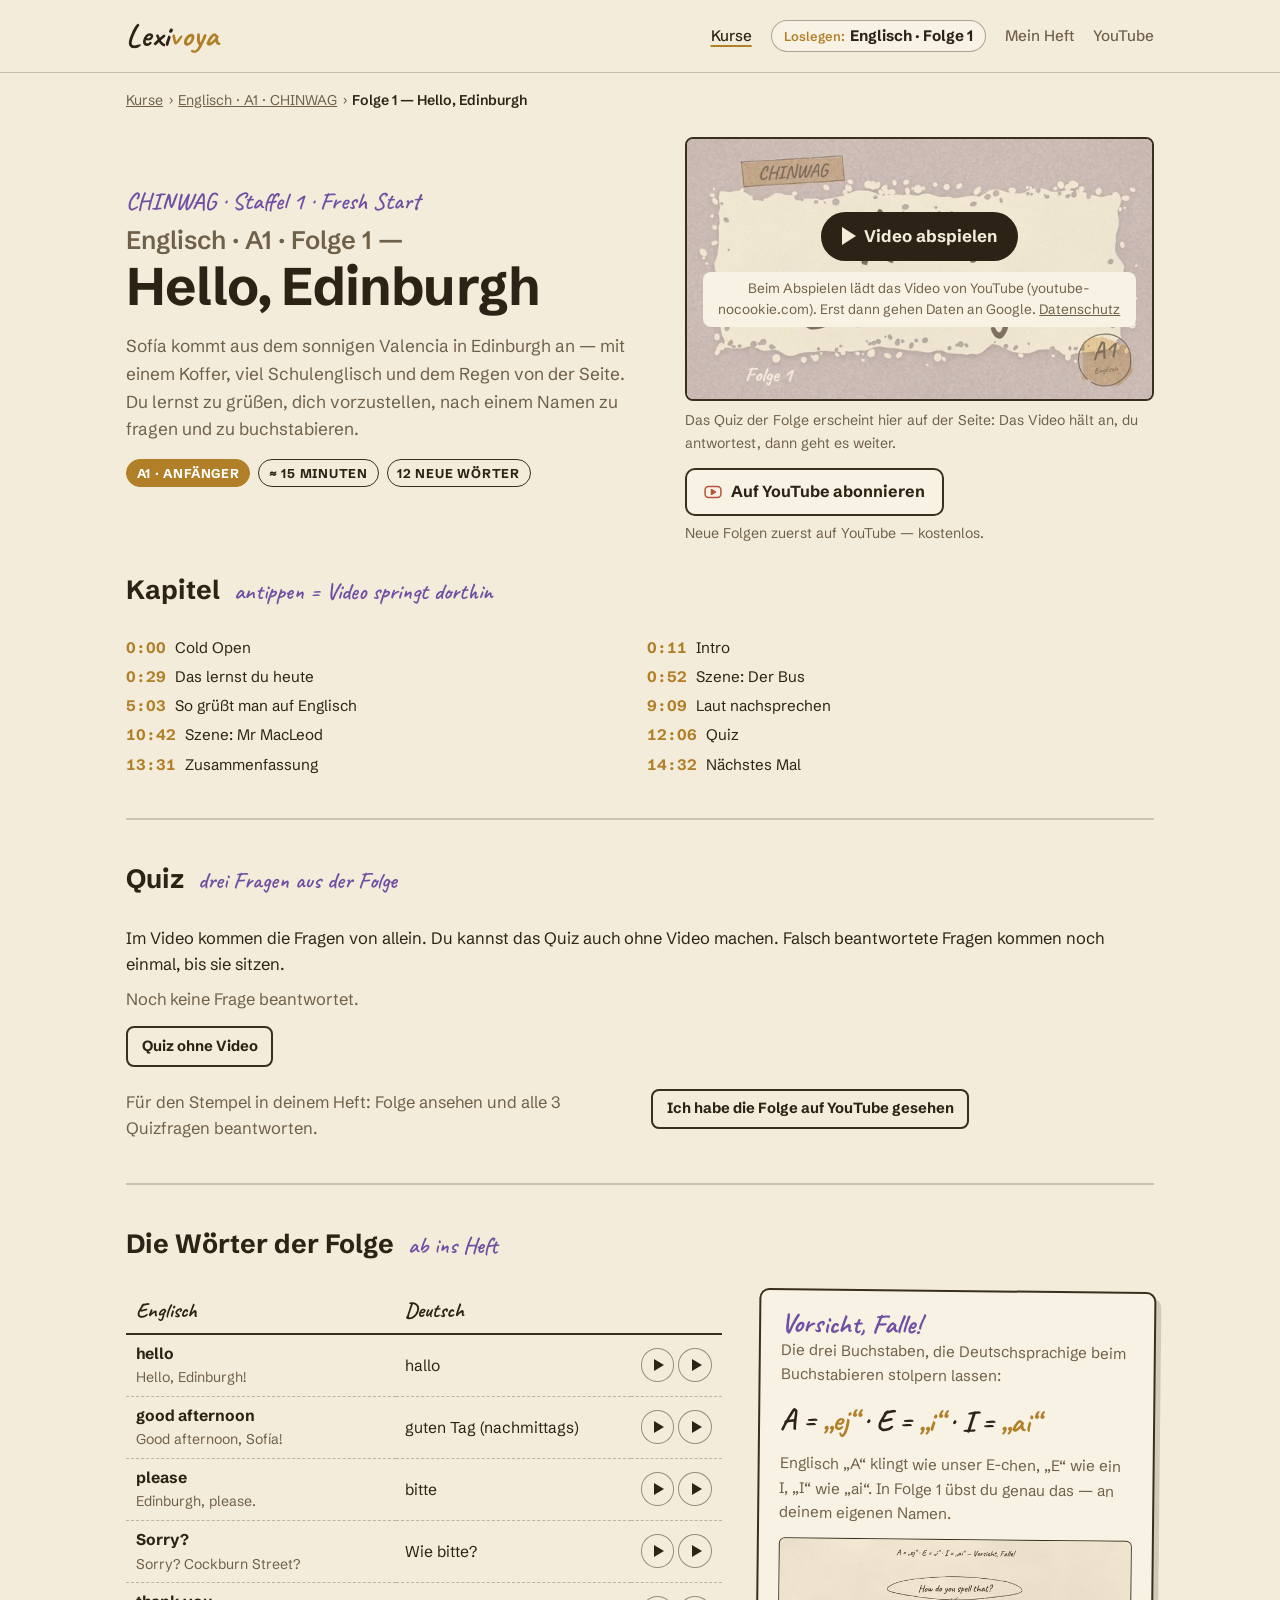
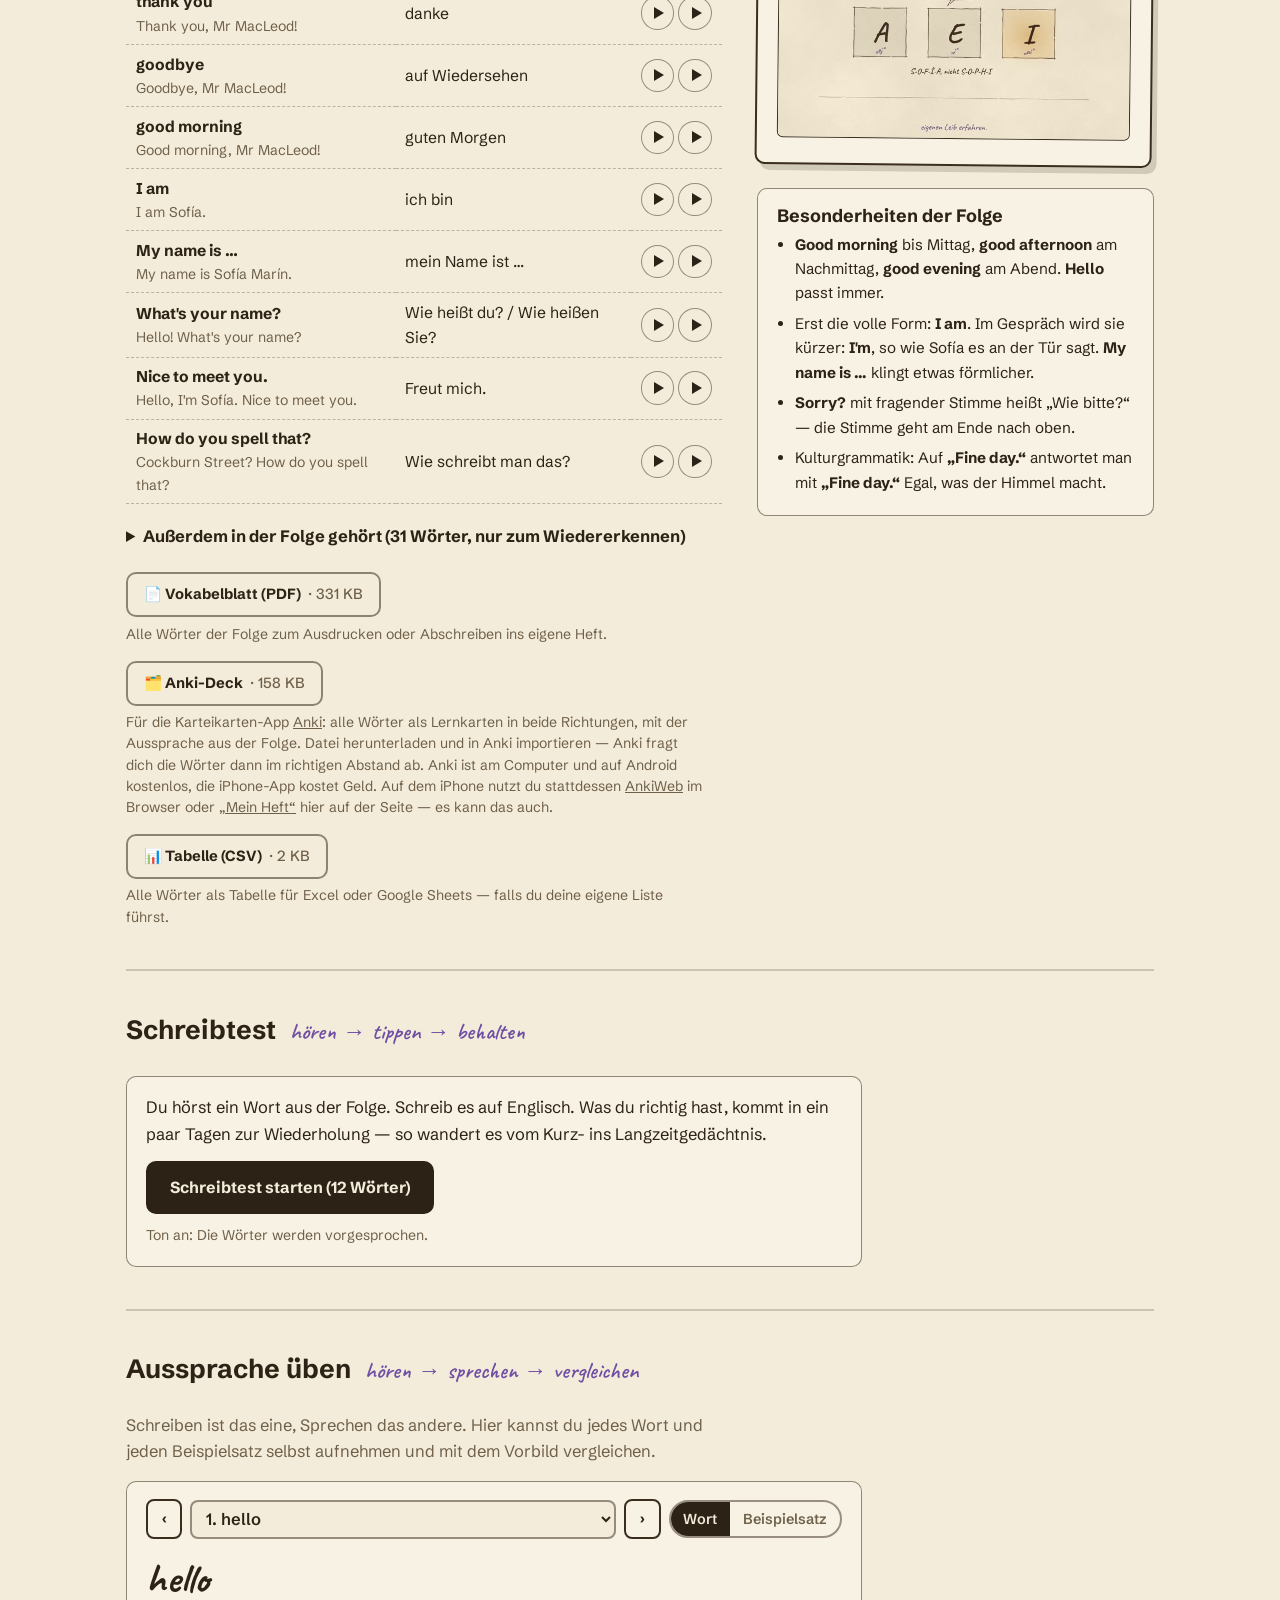
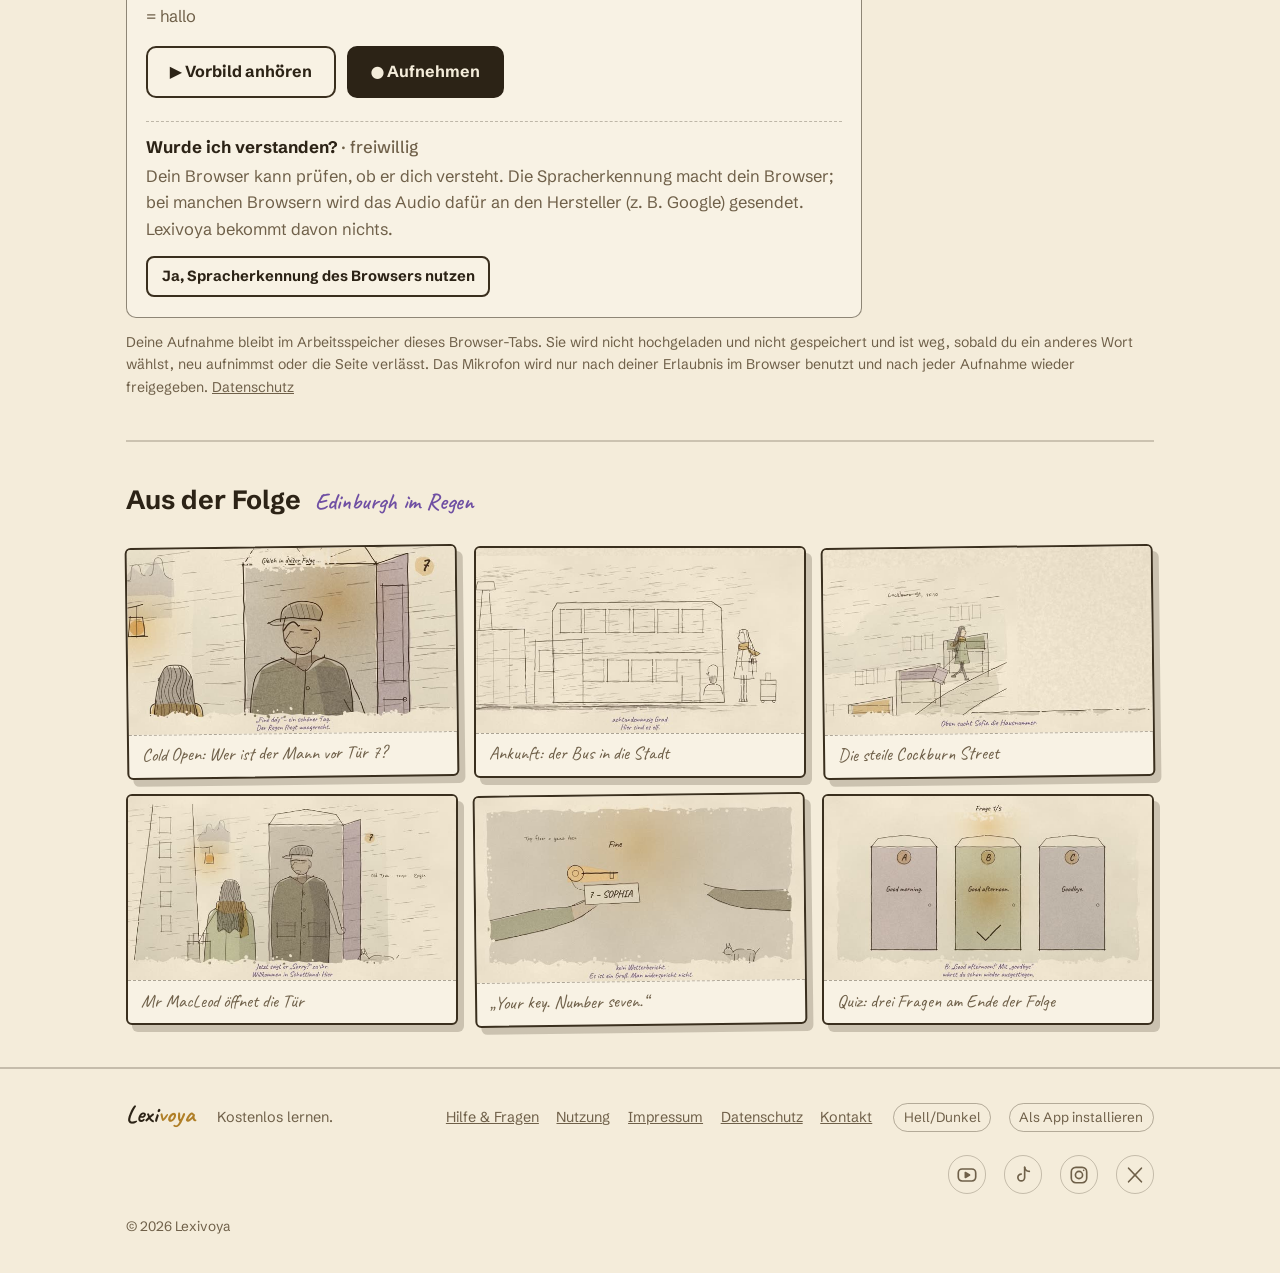
<file: chinwag/folge-1/index.html>
<!doctype html>
<html lang="de">
<head>
<meta charset="utf-8">
<meta name="viewport" content="width=device-width, initial-scale=1, viewport-fit=cover">
<title>Englisch · A1 · Folge 1 — Hello, Edinburgh · CHINWAG · Lexivoya</title>
<meta name="description" content="Lektion Englisch · A1 · Folge 1 — Hello, Edinburgh (CHINWAG): Video, Quiz, Wörter, Schreibtest und Downloads.">
<link rel="canonical" href="https://lexivoya.com/chinwag/folge-1/">
<meta name="color-scheme" content="light dark">
<meta name="theme-color" content="#f4ecda" media="(prefers-color-scheme: light)">
<meta name="theme-color" content="#211b10" media="(prefers-color-scheme: dark)">
<link rel="manifest" href="/manifest.webmanifest">
<link rel="icon" href="/favicon.ico" sizes="48x48">
<link rel="icon" href="/icons/favicon-32.png" sizes="32x32" type="image/png">
<link rel="icon" href="/icons/favicon-16.png" sizes="16x16" type="image/png">
<link rel="apple-touch-icon" href="/apple-touch-icon.png">
<meta name="msapplication-TileImage" content="/icons/icon-144.png">
<meta name="msapplication-TileColor" content="#211b10">
<meta name="apple-mobile-web-app-title" content="Lexivoya">
<meta name="apple-mobile-web-app-capable" content="yes">
<meta name="mobile-web-app-capable" content="yes">
<meta name="apple-mobile-web-app-status-bar-style" content="default">
<link rel="stylesheet" href="/css/vorlage.css?v=e524ae33d1">
<link rel="stylesheet" href="/css/lexivoya.css?v=e524ae33d1">
<script id="lexivoya-daten" type="application/json">{"kurse":[{"serie":"chinwag","name":"CHINWAG","sprache":"Englisch","richtung":"Deutsch → Englisch","niveau":"A1","staffel":"Staffel 1 · Fresh Start","folgen_geplant":8,"folgen":["A1-K01-S01","A1-K01-S02","A1-K01-S03","A1-K01-S04","A1-K01-S05","A1-K01-S06"],"plan":[{"nr":1,"id":"A1-K01-S01","titel":"Hello, Edinburgh","ab":"2026-11-28T08:00:00Z","thumb":"/bilder/chinwag-folge-1-thumb","url":"/chinwag/folge-1/","video":true},{"nr":2,"id":"A1-K01-S02","titel":"Where are you from?","ab":"2026-12-02T08:00:00Z","thumb":"/bilder/chinwag-folge-2-thumb","url":"/chinwag/folge-2/","video":true},{"nr":3,"id":"A1-K01-S03","titel":"What's your number?","ab":"2026-12-05T08:00:00Z","thumb":"/bilder/chinwag-folge-3-thumb","url":"/chinwag/folge-3/","video":true},{"nr":4,"id":"A1-K01-S04","titel":"What are you reading?","ab":"2026-12-09T08:00:00Z","thumb":"/bilder/chinwag-folge-4-thumb","url":"/chinwag/folge-4/","video":true},{"nr":5,"id":"A1-K01-S05","titel":"Monday to Sunday","ab":"2026-12-12T08:00:00Z","thumb":"/bilder/chinwag-folge-5-thumb","url":"/chinwag/folge-5/","video":true},{"nr":6,"id":"A1-K01-S06","titel":"Can I help you?","ab":"2026-12-16T08:00:00Z","thumb":"/bilder/chinwag-folge-6-thumb","url":"/chinwag/folge-6/","video":true}]}],"folgen":[{"id":"A1-K01-S01","kurs":"chinwag","nr":1,"titel":"Hello, Edinburgh","url":"/chinwag/folge-1/","dauer":918.8,"quiz":[{"id":"s08-02","t":744.71,"frage":"Es ist drei Uhr nachmittags. Du steigst in einen Bus. Wie grüßt du?","optionen":["Good morning.","Good afternoon.","Goodbye."],"richtig":1,"erklaerung":"„Good afternoon!“ Mit „goodbye“ wärst du schon wieder ausgestiegen, bevor der Bus losfährt."},{"id":"s08-04","t":770.0,"frage":"Jemand fragt dich: „How do you spell that?\" Was sollst du tun?","optionen":["Danke sagen.","Deinen Namen buchstabieren.","Eine Zahl nennen."],"richtig":1,"erklaerung":"buchstabieren. Und denk an die Falle: Das englische I klingt wie „ai“. Sonst heißt du am Ende Sophia."},{"id":"s08-06","t":796.85,"frage":"Mr MacLeod sagt: „Your key. Number seven.\" Welche Nummer hat Sofías Wohnung?","optionen":["Sechs.","Sieben.","Elf."],"richtig":1,"erklaerung":"sieben. „Seven.“ Im obersten Stock. Ohne Aufzug. Natürlich."}],"woerter":["hello","good-afternoon","please","sorry","thank-you","goodbye","good-morning","i-am","my-name-is","what-s-your-name","nice-to-meet-you","how-do-you-spell-that"]},{"id":"A1-K01-S02","kurs":"chinwag","nr":2,"titel":"Where are you from?","url":"/chinwag/folge-2/","dauer":750.5,"quiz":[{"id":"s08-02","t":595.66,"frage":"Jemand fragt dich: „Where are you from?“ Was passt?","optionen":["My name is Sofía.","I am from Spain.","Nice to meet you."],"richtig":1,"erklaerung":"„I am from Spain.“ Oder natürlich dein eigenes Land."},{"id":"s08-04","t":616.62,"frage":"Sofía kommt aus Spanien. Sie ist also …","optionen":["Spain.","Spanish.","Scottish."],"richtig":1,"erklaerung":"„Spanish.“ Mit großem S."},{"id":"s08-06","t":641.4,"frage":"Der Verkäufer fragt Sofía: „Are you Scottish?“ Was sagt sie?","optionen":["Yes, I am.","No, I'm not.","Fine day."],"richtig":1,"erklaerung":"„No, I'm not.“ Sofía ist Spanierin. Und „Fine day“ passt sowieso immer, nur nicht als Antwort."}],"woerter":["where-are-you-from","spain","i-am-from","and-you","scotland","are-you","no-i-m-not","spanish","scottish","germany","german","yes-i-am"]},{"id":"A1-K01-S03","kurs":"chinwag","nr":3,"titel":"What's your number?","url":"/chinwag/folge-3/","dauer":738.8,"quiz":[{"id":"s08-02","t":598.77,"frage":"Sofía fragt im Laden: „How much is it?“ Der Verkäufer sagt: „Ten pounds.“ Was kostet die SIM-Karte?","optionen":["Ten pounds.","Twelve pounds.","Twenty pounds."],"richtig":0,"erklaerung":"„Ten pounds.“ Zehn Pfund."},{"id":"s08-04","t":619.26,"frage":"Jemand spricht viel zu schnell. Was sagst du?","optionen":["Slowly, please.","Here you are.","Eleven."],"richtig":0,"erklaerung":"„Slowly, please.“ Oder: „Can you say that again?“"},{"id":"s08-06","t":641.0,"frage":"Wie sagt man die Null in einer Telefonnummer meistens?","optionen":["ten","oh","eleven"],"richtig":1,"erklaerung":"„oh“. Wie der Buchstabe O."}],"woerter":["how-much-is-it","pounds","here-you-are","phone-number","slowly-please","can-you-say-that-again","zero-ten","eleven","twelve","twenty","what-s-your-phone-number","it-is"]},{"id":"A1-K01-S04","kurs":"chinwag","nr":4,"titel":"What are you reading?","url":"/chinwag/folge-4/","dauer":695.2,"quiz":[{"id":"s08-02","t":548.11,"frage":"Morag fragt: „What are you reading?“ Was antwortest du?","optionen":["It is nine o'clock.","I am reading a book.","No, thank you."],"richtig":1,"erklaerung":"„I am reading a book.“ Ich lese ein Buch."},{"id":"s08-04","t":570.55,"frage":"Du willst wissen, wie spät es ist. Was fragst du?","optionen":["What's this?","What time is it?","What are you reading?"],"richtig":1,"erklaerung":"„What time is it?“ Und die Antwort: „It is nine o'clock.“"},{"id":"s08-06","t":593.08,"frage":"Morag bietet dir Tee an. Du möchtest keinen. Was sagst du?","optionen":["No, thank you.","No.","Yes, please."],"richtig":0,"erklaerung":"„No, thank you.“ In Schottland immer mit Dank."}],"woerter":["what-time-is-it","it-is-o-clock","what-are-you-reading","i-am-reading","book","tea","yes-please","this","that","what-s-this","it-is-a","no-thank-you"]},{"id":"A1-K01-S05","kurs":"chinwag","nr":5,"titel":"Monday to Sunday","url":"/chinwag/folge-5/","dauer":641.9,"quiz":[{"id":"s08-02","t":506.35,"frage":"Ein Buch heißt „Tea“. In welches Regal kommt es?","optionen":["Shelf P.","Shelf T.","Shelf D."],"richtig":1,"erklaerung":"„Shelf T.“ Denn „tea“ fängt mit „T“ an."},{"id":"s08-04","t":531.8,"frage":"An welchem Tag ist der Buchladen zu?","optionen":["Sunday. Closed.","Monday. Closed.","Sunday. Open."],"richtig":0,"erklaerung":"„Sunday. Closed.“ Am Sonntag ist der Laden zu."},{"id":"s08-06","t":555.76,"frage":"Heute ist „Tuesday“. Welcher Tag ist „tomorrow“, also morgen?","optionen":["Monday.","Thursday.","Wednesday."],"richtig":2,"erklaerung":"„Wednesday.“ Nach Dienstag kommt Mittwoch."}],"woerter":["monday","tuesday","wednesday","thursday","friday","saturday","sunday","closed","b-c-d-g-p-t","today","tomorrow","see-you-on"]},{"id":"A1-K01-S06","kurs":"chinwag","nr":6,"titel":"Can I help you?","url":"/chinwag/folge-6/","dauer":768.2,"quiz":[{"id":"s08-02","t":616.41,"frage":"Ein Kunde kommt in den Laden. Was sagst du zuerst?","optionen":["Anything else?","Can I help you?","That is all."],"richtig":1,"erklaerung":"„Can I help you?“ Damit bietest du Hilfe an."},{"id":"s08-04","t":641.26,"frage":"Hör genau hin. Wie schreibt man den Namen des Kunden?","optionen":["F, L, I, M, I, N, G.","F, L, A, M, I, N, G.","F, L, E, M, I, N, G."],"richtig":2,"erklaerung":"„F, L, E, M, I, N, G.“ Das englische E klingt wie unser I."},{"id":"s08-06","t":666.72,"frage":"Ein Kunde sucht ein Buch, aber ihr habt es nicht. Was sagst du höflich?","optionen":["It is over there.","Sorry, we do not have it.","Of course."],"richtig":1,"erklaerung":"„Sorry, we do not have it.“ Das ist ein höfliches Nein."}],"woerter":["can-i-help-you","i-am-looking-for","just-a-moment","it-is-over-there","upstairs","anything-else","sorry-we-do-not-have-it","can-you-spell-that-please","of-course","f-l-m-n-s","double","that-is-all"]}],"woerter":{"hello":{"en":"hello","de":"hallo","beispiel":"Hello, Edinburgh!","audio":"/audio/a1-k01-s01/hello.mp3","beispiel_audio":"/audio/a1-k01-s01/hello-beispiel.mp3"},"good-afternoon":{"en":"good afternoon","de":"guten Tag (nachmittags)","beispiel":"Good afternoon, Sofía!","audio":"/audio/a1-k01-s01/good-afternoon.mp3","beispiel_audio":"/audio/a1-k01-s01/good-afternoon-beispiel.mp3"},"please":{"en":"please","de":"bitte","beispiel":"Edinburgh, please.","audio":"/audio/a1-k01-s01/please.mp3","beispiel_audio":"/audio/a1-k01-s01/please-beispiel.mp3"},"sorry":{"en":"Sorry?","de":"Wie bitte?","beispiel":"Sorry? Cockburn Street?","audio":"/audio/a1-k01-s01/sorry.mp3","beispiel_audio":"/audio/a1-k01-s01/sorry-beispiel.mp3"},"thank-you":{"en":"thank you","de":"danke","beispiel":"Thank you, Mr MacLeod!","audio":"/audio/a1-k01-s01/thank-you.mp3","beispiel_audio":"/audio/a1-k01-s01/thank-you-beispiel.mp3"},"goodbye":{"en":"goodbye","de":"auf Wiedersehen","beispiel":"Goodbye, Mr MacLeod!","audio":"/audio/a1-k01-s01/goodbye.mp3","beispiel_audio":"/audio/a1-k01-s01/goodbye-beispiel.mp3"},"good-morning":{"en":"good morning","de":"guten Morgen","beispiel":"Good morning, Mr MacLeod!","audio":"/audio/a1-k01-s01/good-morning.mp3","beispiel_audio":"/audio/a1-k01-s01/good-morning-beispiel.mp3"},"i-am":{"en":"I am","de":"ich bin","beispiel":"I am Sofía.","audio":"/audio/a1-k01-s01/i-am.mp3","beispiel_audio":"/audio/a1-k01-s01/i-am-beispiel.mp3"},"my-name-is":{"en":"My name is …","de":"mein Name ist …","beispiel":"My name is Sofía Marín.","audio":"/audio/a1-k01-s01/my-name-is.mp3","beispiel_audio":"/audio/a1-k01-s01/my-name-is-beispiel.mp3"},"what-s-your-name":{"en":"What's your name?","de":"Wie heißt du? / Wie heißen Sie?","beispiel":"Hello! What's your name?","audio":"/audio/a1-k01-s01/what-s-your-name.mp3","beispiel_audio":"/audio/a1-k01-s01/what-s-your-name-beispiel.mp3"},"nice-to-meet-you":{"en":"Nice to meet you.","de":"Freut mich.","beispiel":"Hello, I'm Sofía. Nice to meet you.","audio":"/audio/a1-k01-s01/nice-to-meet-you.mp3","beispiel_audio":"/audio/a1-k01-s01/nice-to-meet-you-beispiel.mp3"},"how-do-you-spell-that":{"en":"How do you spell that?","de":"Wie schreibt man das?","beispiel":"Cockburn Street? How do you spell that?","audio":"/audio/a1-k01-s01/how-do-you-spell-that.mp3","beispiel_audio":"/audio/a1-k01-s01/how-do-you-spell-that-beispiel.mp3"},"where-are-you-from":{"en":"Where are you from?","de":"Woher kommst du? / Woher kommen Sie?","beispiel":"Hello! Where are you from?","audio":"/audio/a1-k01-s02/where-are-you-from.mp3","beispiel_audio":"/audio/a1-k01-s02/where-are-you-from-beispiel.mp3"},"spain":{"en":"Spain","de":"Spanien","beispiel":"Valencia, Spain.","audio":"/audio/a1-k01-s02/spain.mp3","beispiel_audio":"/audio/a1-k01-s02/spain-beispiel.mp3"},"i-am-from":{"en":"I am from …","de":"ich komme aus …","beispiel":"Hello, I am Sofía. I am from Spain.","audio":"/audio/a1-k01-s02/i-am-from.mp3","beispiel_audio":"/audio/a1-k01-s02/i-am-from-beispiel.mp3"},"and-you":{"en":"And you?","de":"Und du? / Und Sie?","beispiel":"I'm from Spain. And you?","audio":"/audio/a1-k01-s02/and-you.mp3","beispiel_audio":"/audio/a1-k01-s02/and-you-beispiel.mp3"},"scotland":{"en":"Scotland","de":"Schottland","beispiel":"Hello, Scotland!","audio":"/audio/a1-k01-s02/scotland.mp3","beispiel_audio":"/audio/a1-k01-s02/scotland-beispiel.mp3"},"are-you":{"en":"Are you …?","de":"Bist du …? / Sind Sie …?","beispiel":"Hello! Are you Sofía?","audio":"/audio/a1-k01-s02/are-you.mp3","beispiel_audio":"/audio/a1-k01-s02/are-you-beispiel.mp3"},"no-i-m-not":{"en":"No, I'm not.","de":"Nein, bin ich nicht.","beispiel":"Are you a student? No, I'm not.","audio":"/audio/a1-k01-s02/no-i-m-not.mp3","beispiel_audio":"/audio/a1-k01-s02/no-i-m-not-beispiel.mp3"},"spanish":{"en":"Spanish","de":"spanisch / Spanier, Spanierin","beispiel":"Sofía is Spanish.","audio":"/audio/a1-k01-s02/spanish.mp3","beispiel_audio":"/audio/a1-k01-s02/spanish-beispiel.mp3"},"scottish":{"en":"Scottish","de":"schottisch / Schotte, Schottin","beispiel":"Mr MacLeod is Scottish.","audio":"/audio/a1-k01-s02/scottish.mp3","beispiel_audio":"/audio/a1-k01-s02/scottish-beispiel.mp3"},"germany":{"en":"Germany","de":"Deutschland","beispiel":"I'm from Germany.","audio":"/audio/a1-k01-s02/germany.mp3","beispiel_audio":"/audio/a1-k01-s02/germany-beispiel.mp3"},"german":{"en":"German","de":"deutsch / Deutsche, Deutscher","beispiel":"Are you German?","audio":"/audio/a1-k01-s02/german.mp3","beispiel_audio":"/audio/a1-k01-s02/german-beispiel.mp3"},"yes-i-am":{"en":"Yes, I am.","de":"Ja, bin ich.","beispiel":"Are you Spanish? Yes, I am.","audio":"/audio/a1-k01-s02/yes-i-am.mp3","beispiel_audio":"/audio/a1-k01-s02/yes-i-am-beispiel.mp3"},"how-much-is-it":{"en":"How much is it?","de":"Was kostet das?","beispiel":"Milk, please. How much is it?","audio":"/audio/a1-k01-s03/how-much-is-it.mp3","beispiel_audio":"/audio/a1-k01-s03/how-much-is-it-beispiel.mp3"},"pounds":{"en":"pounds","de":"Pfund","beispiel":"Ten pounds, please.","audio":"/audio/a1-k01-s03/pounds.mp3","beispiel_audio":"/audio/a1-k01-s03/pounds-beispiel.mp3"},"here-you-are":{"en":"Here you are.","de":"Bitte schön. (beim Geben)","beispiel":"Ten pounds. Here you are.","audio":"/audio/a1-k01-s03/here-you-are.mp3","beispiel_audio":"/audio/a1-k01-s03/here-you-are-beispiel.mp3"},"phone-number":{"en":"phone number","de":"Telefonnummer","beispiel":"My phone number is oh seven seven oh oh.","audio":"/audio/a1-k01-s03/phone-number.mp3","beispiel_audio":"/audio/a1-k01-s03/phone-number-beispiel.mp3"},"slowly-please":{"en":"Slowly, please.","de":"Langsam, bitte.","beispiel":"Sorry? Slowly, please.","audio":"/audio/a1-k01-s03/slowly-please.mp3","beispiel_audio":"/audio/a1-k01-s03/slowly-please-beispiel.mp3"},"can-you-say-that-again":{"en":"Can you say that again?","de":"Kannst du das noch einmal sagen?","beispiel":"Sorry? Can you say that again?","audio":"/audio/a1-k01-s03/can-you-say-that-again.mp3","beispiel_audio":"/audio/a1-k01-s03/can-you-say-that-again-beispiel.mp3","melodie":{"wort":"steigend","satz":"steigend"}},"zero-ten":{"en":"zero – ten","de":"null bis zehn","beispiel":"Oh seven seven oh oh.","audio":"/audio/a1-k01-s03/zero-ten.mp3","beispiel_audio":"/audio/a1-k01-s03/zero-ten-beispiel.mp3"},"eleven":{"en":"eleven","de":"elf","beispiel":"Eleven pounds.","audio":"/audio/a1-k01-s03/eleven.mp3","beispiel_audio":"/audio/a1-k01-s03/eleven-beispiel.mp3"},"twelve":{"en":"twelve","de":"zwölf","beispiel":"Twelve pounds, please.","audio":"/audio/a1-k01-s03/twelve.mp3","beispiel_audio":"/audio/a1-k01-s03/twelve-beispiel.mp3"},"twenty":{"en":"twenty","de":"zwanzig","beispiel":"Twenty pounds.","audio":"/audio/a1-k01-s03/twenty.mp3","beispiel_audio":"/audio/a1-k01-s03/twenty-beispiel.mp3"},"what-s-your-phone-number":{"en":"What's your phone number?","de":"Wie ist deine Telefonnummer?","beispiel":"Hello, Mr MacLeod. What's your phone number?","audio":"/audio/a1-k01-s03/what-s-your-phone-number.mp3","beispiel_audio":"/audio/a1-k01-s03/what-s-your-phone-number-beispiel.mp3"},"it-is":{"en":"It is …","de":"Es ist … / Sie ist …","beispiel":"It is ten pounds.","audio":"/audio/a1-k01-s03/it-is.mp3","beispiel_audio":"/audio/a1-k01-s03/it-is-beispiel.mp3"},"what-time-is-it":{"en":"What time is it?","de":"Wie spät ist es?","beispiel":"Hello, Mr MacLeod. What time is it?","audio":"/audio/a1-k01-s04/what-time-is-it.mp3","beispiel_audio":"/audio/a1-k01-s04/what-time-is-it-beispiel.mp3"},"it-is-o-clock":{"en":"It is … o'clock.","de":"Es ist … Uhr.","beispiel":"It is ten o'clock.","audio":"/audio/a1-k01-s04/it-is-o-clock.mp3","beispiel_audio":"/audio/a1-k01-s04/it-is-o-clock-beispiel.mp3"},"what-are-you-reading":{"en":"What are you reading?","de":"Was liest du?","beispiel":"Hello, Sofía. What are you reading?","audio":"/audio/a1-k01-s04/what-are-you-reading.mp3","beispiel_audio":"/audio/a1-k01-s04/what-are-you-reading-beispiel.mp3"},"i-am-reading":{"en":"I am reading …","de":"Ich lese …","beispiel":"I am reading a book.","audio":"/audio/a1-k01-s04/i-am-reading.mp3","beispiel_audio":"/audio/a1-k01-s04/i-am-reading-beispiel.mp3"},"book":{"en":"book","de":"Buch","beispiel":"I am reading a book.","audio":"/audio/a1-k01-s04/book.mp3","beispiel_audio":"/audio/a1-k01-s04/book-beispiel.mp3"},"tea":{"en":"tea","de":"Tee","beispiel":"Tea, please.","audio":"/audio/a1-k01-s04/tea.mp3","beispiel_audio":"/audio/a1-k01-s04/tea-beispiel.mp3"},"yes-please":{"en":"Yes, please.","de":"Ja, bitte.","beispiel":"Tea? Yes, please.","audio":"/audio/a1-k01-s04/yes-please.mp3","beispiel_audio":"/audio/a1-k01-s04/yes-please-beispiel.mp3"},"this":{"en":"this","de":"das (hier), dies","beispiel":"This is my book.","audio":"/audio/a1-k01-s04/this.mp3","beispiel_audio":"/audio/a1-k01-s04/this-beispiel.mp3"},"that":{"en":"that","de":"das (dort)","beispiel":"That is the shop.","audio":"/audio/a1-k01-s04/that.mp3","beispiel_audio":"/audio/a1-k01-s04/that-beispiel.mp3"},"what-s-this":{"en":"What's this?","de":"Was ist das?","beispiel":"Sorry. What's this?","audio":"/audio/a1-k01-s04/what-s-this.mp3","beispiel_audio":"/audio/a1-k01-s04/what-s-this-beispiel.mp3"},"it-is-a":{"en":"It is a …","de":"Es ist ein … / eine …","beispiel":"It is a book.","audio":"/audio/a1-k01-s04/it-is-a.mp3","beispiel_audio":"/audio/a1-k01-s04/it-is-a-beispiel.mp3"},"no-thank-you":{"en":"No, thank you.","de":"Nein, danke.","beispiel":"Tea? No, thank you.","audio":"/audio/a1-k01-s04/no-thank-you.mp3","beispiel_audio":"/audio/a1-k01-s04/no-thank-you-beispiel.mp3"},"monday":{"en":"Monday","de":"Montag","beispiel":"Monday, nine o'clock.","audio":"/audio/a1-k01-s05/monday.mp3","beispiel_audio":"/audio/a1-k01-s05/monday-beispiel.mp3"},"tuesday":{"en":"Tuesday","de":"Dienstag","beispiel":"Hello, Morag. It is Tuesday.","audio":"/audio/a1-k01-s05/tuesday.mp3","beispiel_audio":"/audio/a1-k01-s05/tuesday-beispiel.mp3"},"wednesday":{"en":"Wednesday","de":"Mittwoch","beispiel":"It is Wednesday. Fine day!","audio":"/audio/a1-k01-s05/wednesday.mp3","beispiel_audio":"/audio/a1-k01-s05/wednesday-beispiel.mp3"},"thursday":{"en":"Thursday","de":"Donnerstag","beispiel":"Thursday, ten o'clock.","audio":"/audio/a1-k01-s05/thursday.mp3","beispiel_audio":"/audio/a1-k01-s05/thursday-beispiel.mp3"},"friday":{"en":"Friday","de":"Freitag","beispiel":"It is Friday. Tea, please.","audio":"/audio/a1-k01-s05/friday.mp3","beispiel_audio":"/audio/a1-k01-s05/friday-beispiel.mp3"},"saturday":{"en":"Saturday","de":"Samstag","beispiel":"It is Saturday, Sofía.","audio":"/audio/a1-k01-s05/saturday.mp3","beispiel_audio":"/audio/a1-k01-s05/saturday-beispiel.mp3"},"sunday":{"en":"Sunday","de":"Sonntag","beispiel":"It is Sunday.","audio":"/audio/a1-k01-s05/sunday.mp3","beispiel_audio":"/audio/a1-k01-s05/sunday-beispiel.mp3"},"closed":{"en":"closed","de":"geschlossen, zu","beispiel":"Sunday. The shop is closed.","audio":"/audio/a1-k01-s05/closed.mp3","beispiel_audio":"/audio/a1-k01-s05/closed-beispiel.mp3"},"b-c-d-g-p-t":{"en":"B – C – D – G – P – T","de":"die Buchstaben B, C, D, G, P, T","beispiel":"Shelf B. Shelf D.","audio":"/audio/a1-k01-s05/b-c-d-g-p-t.mp3","beispiel_audio":"/audio/a1-k01-s05/b-c-d-g-p-t-beispiel.mp3"},"today":{"en":"today","de":"heute","beispiel":"Today is Saturday.","audio":"/audio/a1-k01-s05/today.mp3","beispiel_audio":"/audio/a1-k01-s05/today-beispiel.mp3"},"tomorrow":{"en":"tomorrow","de":"morgen","beispiel":"Tomorrow is Monday.","audio":"/audio/a1-k01-s05/tomorrow.mp3","beispiel_audio":"/audio/a1-k01-s05/tomorrow-beispiel.mp3"},"see-you-on":{"en":"See you on …","de":"Bis … / Wir sehen uns am …","beispiel":"See you on Friday, Morag.","audio":"/audio/a1-k01-s05/see-you-on.mp3","beispiel_audio":"/audio/a1-k01-s05/see-you-on-beispiel.mp3"},"can-i-help-you":{"en":"Can I help you?","de":"Kann ich Ihnen helfen?","beispiel":"Good morning. Can I help you?","audio":"/audio/a1-k01-s06/can-i-help-you.mp3","beispiel_audio":"/audio/a1-k01-s06/can-i-help-you-beispiel.mp3","melodie":{"wort":"steigend","satz":"steigend"}},"i-am-looking-for":{"en":"I am looking for …","de":"Ich suche …","beispiel":"I am looking for Morag.","audio":"/audio/a1-k01-s06/i-am-looking-for.mp3","beispiel_audio":"/audio/a1-k01-s06/i-am-looking-for-beispiel.mp3"},"just-a-moment":{"en":"Just a moment.","de":"Einen Moment.","beispiel":"Tea? Just a moment.","audio":"/audio/a1-k01-s06/just-a-moment.mp3","beispiel_audio":"/audio/a1-k01-s06/just-a-moment-beispiel.mp3"},"it-is-over-there":{"en":"It is over there.","de":"Es ist dort drüben.","beispiel":"The ladder? It is over there.","audio":"/audio/a1-k01-s06/it-is-over-there.mp3","beispiel_audio":"/audio/a1-k01-s06/it-is-over-there-beispiel.mp3"},"upstairs":{"en":"upstairs","de":"oben, eine Treppe höher","beispiel":"Morag is upstairs.","audio":"/audio/a1-k01-s06/upstairs.mp3","beispiel_audio":"/audio/a1-k01-s06/upstairs-beispiel.mp3"},"anything-else":{"en":"Anything else?","de":"Sonst noch etwas?","beispiel":"Here you are. Anything else?","audio":"/audio/a1-k01-s06/anything-else.mp3","beispiel_audio":"/audio/a1-k01-s06/anything-else-beispiel.mp3","melodie":{"wort":"steigend","satz":"steigend"}},"sorry-we-do-not-have-it":{"en":"Sorry, we do not have it.","de":"Tut mir leid, das haben wir nicht.","beispiel":"Milk? Sorry, we do not have it.","audio":"/audio/a1-k01-s06/sorry-we-do-not-have-it.mp3","beispiel_audio":"/audio/a1-k01-s06/sorry-we-do-not-have-it-beispiel.mp3"},"can-you-spell-that-please":{"en":"Can you spell that, please?","de":"Können Sie das bitte buchstabieren?","beispiel":"Sorry? Can you spell that, please?","audio":"/audio/a1-k01-s06/can-you-spell-that-please.mp3","beispiel_audio":"/audio/a1-k01-s06/can-you-spell-that-please-beispiel.mp3","melodie":{"wort":"steigend","satz":"steigend"}},"of-course":{"en":"Of course.","de":"Natürlich. / Klar.","beispiel":"Milk? Yes, of course.","audio":"/audio/a1-k01-s06/of-course.mp3","beispiel_audio":"/audio/a1-k01-s06/of-course-beispiel.mp3"},"f-l-m-n-s":{"en":"F – L – M – N – S","de":"die Buchstaben F, L, M, N, S","beispiel":"Fleming. F, L, E, M, I, N, G.","audio":"/audio/a1-k01-s06/f-l-m-n-s.mp3","beispiel_audio":"/audio/a1-k01-s06/f-l-m-n-s-beispiel.mp3"},"double":{"en":"double","de":"doppelt","beispiel":"Mill. M, I, double L.","audio":"/audio/a1-k01-s06/double.mp3","beispiel_audio":"/audio/a1-k01-s06/double-beispiel.mp3"},"that-is-all":{"en":"That is all.","de":"Das ist alles.","beispiel":"Tea, please. That is all.","audio":"/audio/a1-k01-s06/that-is-all.mp3","beispiel_audio":"/audio/a1-k01-s06/that-is-all-beispiel.mp3"}},"kompetenzen":[{"ziel":"Auf Englisch grüßen und dich verabschieden — passend zur Tageszeit","kannst":"Du kannst auf Englisch grüßen und dich verabschieden — passend zur Tageszeit.","woerter":["hello","good-morning","good-afternoon","goodbye"],"kurs":"chinwag","folge":"A1-K01-S01"},{"ziel":"Dich auf Englisch vorstellen","kannst":"Du kannst dich auf Englisch vorstellen.","woerter":["i-am","my-name-is","nice-to-meet-you"],"kurs":"chinwag","folge":"A1-K01-S01"},{"ziel":"Nach einem Namen fragen und um Buchstabieren bitten","kannst":"Du kannst nach einem Namen fragen und darum bitten, ihn zu buchstabieren.","woerter":["what-s-your-name","how-do-you-spell-that"],"kurs":"chinwag","folge":"A1-K01-S01"},{"ziel":"Höflich bitten, danken und nachfragen","kannst":"Du kannst höflich bitten, danken und nachfragen, wenn du etwas nicht verstanden hast.","woerter":["please","thank-you","sorry"],"kurs":"chinwag","folge":"A1-K01-S01"},{"ziel":"Sagen, woher du kommst, und danach fragen","kannst":"Du kannst sagen, woher du kommst, danach fragen und die Frage zurückgeben.","woerter":["where-are-you-from","i-am-from","and-you"],"kurs":"chinwag","folge":"A1-K01-S02"},{"ziel":"Drei Länder auf Englisch nennen","kannst":"Du kannst Spanien, Schottland und Deutschland auf Englisch nennen.","woerter":["spain","scotland","germany"],"kurs":"chinwag","folge":"A1-K01-S02"},{"ziel":"Die passende Nationalität sagen","kannst":"Du kannst die passende Nationalität sagen und weißt, dass man sie im Englischen groß schreibt.","woerter":["spanish","scottish","german"],"kurs":"chinwag","folge":"A1-K01-S02"},{"ziel":"Mit Ja oder Nein kurz antworten","kannst":"Du kannst mit „Are you …?“ nachfragen und kurz mit Ja oder Nein antworten.","woerter":["are-you","yes-i-am","no-i-m-not"],"kurs":"chinwag","folge":"A1-K01-S02"},{"ziel":"Die Zahlen von 0 bis 20 verstehen und sagen","kannst":"Du kannst die Zahlen von null bis zwanzig verstehen und bis zwölf sagen.","woerter":["zero-ten","eleven","twelve","twenty"],"kurs":"chinwag","folge":"A1-K01-S03"},{"ziel":"Nach dem Preis fragen und bezahlen","kannst":"Du kannst nach dem Preis fragen, einen Preis in Pfund verstehen und etwas überreichen.","woerter":["how-much-is-it","pounds","here-you-are"],"kurs":"chinwag","folge":"A1-K01-S03"},{"ziel":"Eine Telefonnummer erfragen und nennen","kannst":"Du kannst nach einer Telefonnummer fragen und deine eigene nennen.","woerter":["phone-number","what-s-your-phone-number","it-is"],"kurs":"chinwag","folge":"A1-K01-S03"},{"ziel":"Um langsames Sprechen und Wiederholung bitten","kannst":"Du kannst bitten, langsamer zu sprechen oder etwas zu wiederholen.","woerter":["slowly-please","can-you-say-that-again"],"kurs":"chinwag","folge":"A1-K01-S03"},{"ziel":"Nach der Uhrzeit fragen und sie sagen","kannst":"Du kannst fragen, wie spät es ist, und die volle Stunde sagen.","woerter":["what-time-is-it","it-is-o-clock"],"kurs":"chinwag","folge":"A1-K01-S04"},{"ziel":"Sagen, was man liest","kannst":"Du kannst fragen, was jemand liest, und sagen, was du selbst liest.","woerter":["what-are-you-reading","i-am-reading","book"],"kurs":"chinwag","folge":"A1-K01-S04"},{"ziel":"Nach Dingen fragen und sie benennen","kannst":"Du kannst nach einem Ding fragen und es benennen, nah mit „this“, fern mit „that“.","woerter":["what-s-this","it-is-a","this","that"],"kurs":"chinwag","folge":"A1-K01-S04"},{"ziel":"Etwas annehmen oder höflich ablehnen","kannst":"Du kannst Tee annehmen oder höflich ablehnen.","woerter":["tea","yes-please","no-thank-you"],"kurs":"chinwag","folge":"A1-K01-S04"},{"ziel":"Die Wochentage verstehen und sagen","kannst":"Du kannst alle sieben Wochentage verstehen und sagen.","woerter":["monday","tuesday","wednesday","thursday","friday","saturday","sunday"],"kurs":"chinwag","folge":"A1-K01-S05"},{"ziel":"Heute und morgen sagen","kannst":"Du kannst sagen, welcher Tag heute ist und welcher morgen ist.","woerter":["today","tomorrow"],"kurs":"chinwag","folge":"A1-K01-S05"},{"ziel":"Sich verabschieden und sagen, wann ein Laden zu ist","kannst":"Du kannst dich mit „See you on …“ verabschieden und sagen, dass ein Laden zu ist.","woerter":["see-you-on","closed"],"kurs":"chinwag","folge":"A1-K01-S05"},{"ziel":"Die Buchstaben B C D G P T","kannst":"Du kannst die Buchstaben B, C, D, G, P und T hören und sagen.","woerter":["b-c-d-g-p-t"],"kurs":"chinwag","folge":"A1-K01-S05"},{"ziel":"Im Laden Hilfe anbieten","kannst":"Du kannst im Laden Hilfe anbieten und fragen, ob noch etwas fehlt.","woerter":["can-i-help-you","just-a-moment","anything-else","that-is-all"],"kurs":"chinwag","folge":"A1-K01-S06"},{"ziel":"Sagen, was du suchst und wo etwas ist","kannst":"Du kannst sagen, was du suchst, und zeigen, wo etwas ist.","woerter":["i-am-looking-for","it-is-over-there","upstairs"],"kurs":"chinwag","folge":"A1-K01-S06"},{"ziel":"Höflich Nein sagen","kannst":"Du kannst höflich sagen, dass etwas fehlt, und „natürlich“ sagen.","woerter":["sorry-we-do-not-have-it","of-course"],"kurs":"chinwag","folge":"A1-K01-S06"},{"ziel":"Buchstabieren lassen: F L M N S und double","kannst":"Du kannst um Buchstabieren bitten und F, L, M, N, S und „double“ hören und sagen.","woerter":["can-you-spell-that-please","f-l-m-n-s","double"],"kurs":"chinwag","folge":"A1-K01-S06"}]}</script>
<script src="/js/lernstand.js?v=e524ae33d1"></script>
</head>
<body data-folge="A1-K01-S01">
<header><div class="wrap nav">
  <a class="wordmark" href="/" aria-label="Lexivoya — zur Startseite">Lexi<span>voya</span></a>
  <nav aria-label="Hauptnavigation">
    <a href="/kurse/" aria-current="true">Kurse</a>
    <a class="weiter" href="/kurse/#chinwag" title="Englisch · A1 · CHINWAG" data-weiter><small>Loslegen:</small> <span>Englisch</span></a>
    <a href="/heft/">Mein Heft</a>
    <a href="https://www.youtube.com/@Lexivoya" target="_blank" rel="noopener">YouTube</a>
  </nav>
</div></header>
<nav class="brotkrumen wrap" aria-label="Du bist hier"><a href="/kurse/">Kurse</a> <span aria-hidden="true">›</span> <a href="/kurse/#chinwag">Englisch · A1 · CHINWAG</a> <span aria-hidden="true">›</span> <span aria-current="page">Folge 1 — Hello, Edinburgh</span></nav>
<main id="top">
<div class="wrap">

<section class="hero" style="padding-bottom:1.2rem">
  <div>
    <p class="kicker">CHINWAG · Staffel 1 · Fresh Start</p>
    <h1><span class="h-kontext">Englisch · A1 · Folge 1 —</span> Hello, Edinburgh</h1>
    <p class="lede">Sofía kommt aus dem sonnigen Valencia in Edinburgh an — mit einem Koffer, viel Schulenglisch und dem Regen von der Seite. Du lernst zu grüßen, dich vorzustellen, nach einem Namen zu fragen und zu buchstabieren.</p>
    <div class="meta-row" style="margin-top:1rem">
      <span class="chip acc">A1 · Anfänger</span><span class="chip">≈ 15 Minuten</span><span class="chip">12 neue Wörter</span>
    </div>
  </div>
  <div>
    <div class="player" id="player" data-youtube="iyz-Qw5M1q4">
      <picture><source type="image/webp" srcset="/bilder/chinwag-folge-1-thumb-640.webp 640w, /bilder/chinwag-folge-1-thumb-1280.webp 1280w" sizes="(max-width:820px) 100vw, 520px"><img src="/bilder/chinwag-folge-1-thumb-1280.jpg" srcset="/bilder/chinwag-folge-1-thumb-640.jpg 640w, /bilder/chinwag-folge-1-thumb-1280.jpg 1280w" sizes="(max-width:820px) 100vw, 520px" alt="Thumbnail: Englisch · A1 · Folge 1 — Hello, Edinburgh" width="1280" height="720" decoding="async"></picture>
      <p class="erscheint" data-folge-bis="A1-K01-S01"><span class="knopf-aus">Erscheint <time class="termin" datetime="2026-11-28T08:00:00Z">Samstag, 28. November, 09:00 (Schweizer Zeit)</time></span></p>
      <button class="laden" type="button" data-folge-ab="A1-K01-S01" hidden>
        <span class="knopf">Video abspielen</span>
        <small>Beim Abspielen lädt das Video von YouTube (youtube-nocookie.com). Erst dann gehen Daten an Google. <a href="/datenschutz/">Datenschutz</a></small>
      </button>
    </div>
    <p class="hinweis" style="margin-top:.5rem">Das Quiz der Folge erscheint hier auf der Seite: Das Video hält an, du antwortest, dann geht es weiter.</p>
    <div class="abo">
      <a class="btn btn-abo" href="https://www.youtube.com/@Lexivoya?sub_confirmation=1" target="_blank" rel="noopener"><svg viewBox="0 0 24 24" width="20" height="20" fill="none" stroke="currentColor" stroke-width="1.8" stroke-linecap="round" stroke-linejoin="round" aria-hidden="true" focusable="false"><rect x="2.5" y="5.5" width="19" height="13" rx="4.2"/><path d="M10.2 9.3v5.4l4.6-2.7z" fill="currentColor"/></svg>Auf YouTube abonnieren</a>
      <p class="hinweis">Neue Folgen zuerst auf YouTube — kostenlos.</p>
    </div>
  </div>
</section>

<p class="hinweis" id="speicher-hinweis" hidden>Dein Browser lässt gerade keinen Speicher zu (z. B. privates Fenster). Üben geht trotzdem — dein Fortschritt wird aber nicht gespeichert.</p>

<section id="kapitel" style="padding-top:.6rem">
  <div class="sec-head"><h2>Kapitel</h2><span class="hand">antippen = Video springt dorthin</span></div>
  <ul class="chapters kapitel-links">
    <li><button type="button" data-zeit="0"><span class="t">0:00</span><span>Cold Open</span></button></li>
    <li><button type="button" data-zeit="11"><span class="t">0:11</span><span>Intro</span></button></li>
    <li><button type="button" data-zeit="29"><span class="t">0:29</span><span>Das lernst du heute</span></button></li>
    <li><button type="button" data-zeit="52"><span class="t">0:52</span><span>Szene: Der Bus</span></button></li>
    <li><button type="button" data-zeit="303"><span class="t">5:03</span><span>So grüßt man auf Englisch</span></button></li>
    <li><button type="button" data-zeit="549"><span class="t">9:09</span><span>Laut nachsprechen</span></button></li>
    <li><button type="button" data-zeit="642"><span class="t">10:42</span><span>Szene: Mr MacLeod</span></button></li>
    <li><button type="button" data-zeit="726"><span class="t">12:06</span><span>Quiz</span></button></li>
    <li><button type="button" data-zeit="811"><span class="t">13:31</span><span>Zusammenfassung</span></button></li>
    <li><button type="button" data-zeit="872"><span class="t">14:32</span><span>Nächstes Mal</span></button></li>
  </ul>
</section>

<hr class="rule">

<section id="quiz-abschnitt">
  <div class="sec-head"><h2>Quiz</h2><span class="hand">drei Fragen aus der Folge</span></div>
  <p>Im Video kommen die Fragen von allein. Du kannst das Quiz auch ohne Video machen. Falsch beantwortete Fragen kommen noch einmal, bis sie sitzen.</p>
  <p class="muted" id="quiz-stand" style="margin-top:.5rem"></p>
  <div class="zeile-knoepfe">
    <button class="btn btn-ghost btn-klein" type="button" id="quiz-ohne-video">Quiz ohne Video</button>
    <button class="btn btn-primary btn-klein" type="button" id="quiz-wiederholen" hidden>Falsche Fragen wiederholen</button>
  </div>
  <div class="quiz" id="quiz" hidden aria-live="polite"></div>
  <div style="margin-top:1.4rem" class="zwei">
    <div id="stempel-stand"></div>
    <div><button class="btn btn-ghost btn-klein" type="button" id="gesehen" hidden>Ich habe die Folge auf YouTube gesehen</button></div>
  </div>
</section>

<hr class="rule">

<section id="woerter">
  <div class="sec-head"><h2>Die Wörter der Folge</h2><span class="hand">ab ins Heft</span></div>
  <div class="lesson">
    <div>
      <div class="table-scroll"><table class="vok">
        <tr><th>Englisch</th><th>Deutsch</th><th><span class="sr-only">Anhören</span></th></tr>
        <tr><td class="en" lang="en">hello<span class="bsp">Hello, Edinburgh!</span></td><td>hallo</td><td style="white-space:nowrap"><button class="hoeren" type="button" data-src="/audio/a1-k01-s01/hello.mp3" aria-label="hello anhören"></button> <button class="hoeren" type="button" data-src="/audio/a1-k01-s01/hello-beispiel.mp3" aria-label="Beispiel anhören: Hello, Edinburgh!" title="Beispielsatz"></button></td></tr>
        <tr><td class="en" lang="en">good afternoon<span class="bsp">Good afternoon, Sofía!</span></td><td>guten Tag (nachmittags)</td><td style="white-space:nowrap"><button class="hoeren" type="button" data-src="/audio/a1-k01-s01/good-afternoon.mp3" aria-label="good afternoon anhören"></button> <button class="hoeren" type="button" data-src="/audio/a1-k01-s01/good-afternoon-beispiel.mp3" aria-label="Beispiel anhören: Good afternoon, Sofía!" title="Beispielsatz"></button></td></tr>
        <tr><td class="en" lang="en">please<span class="bsp">Edinburgh, please.</span></td><td>bitte</td><td style="white-space:nowrap"><button class="hoeren" type="button" data-src="/audio/a1-k01-s01/please.mp3" aria-label="please anhören"></button> <button class="hoeren" type="button" data-src="/audio/a1-k01-s01/please-beispiel.mp3" aria-label="Beispiel anhören: Edinburgh, please." title="Beispielsatz"></button></td></tr>
        <tr><td class="en" lang="en">Sorry?<span class="bsp">Sorry? Cockburn Street?</span></td><td>Wie bitte?</td><td style="white-space:nowrap"><button class="hoeren" type="button" data-src="/audio/a1-k01-s01/sorry.mp3" aria-label="Sorry? anhören"></button> <button class="hoeren" type="button" data-src="/audio/a1-k01-s01/sorry-beispiel.mp3" aria-label="Beispiel anhören: Sorry? Cockburn Street?" title="Beispielsatz"></button></td></tr>
        <tr><td class="en" lang="en">thank you<span class="bsp">Thank you, Mr MacLeod!</span></td><td>danke</td><td style="white-space:nowrap"><button class="hoeren" type="button" data-src="/audio/a1-k01-s01/thank-you.mp3" aria-label="thank you anhören"></button> <button class="hoeren" type="button" data-src="/audio/a1-k01-s01/thank-you-beispiel.mp3" aria-label="Beispiel anhören: Thank you, Mr MacLeod!" title="Beispielsatz"></button></td></tr>
        <tr><td class="en" lang="en">goodbye<span class="bsp">Goodbye, Mr MacLeod!</span></td><td>auf Wiedersehen</td><td style="white-space:nowrap"><button class="hoeren" type="button" data-src="/audio/a1-k01-s01/goodbye.mp3" aria-label="goodbye anhören"></button> <button class="hoeren" type="button" data-src="/audio/a1-k01-s01/goodbye-beispiel.mp3" aria-label="Beispiel anhören: Goodbye, Mr MacLeod!" title="Beispielsatz"></button></td></tr>
        <tr><td class="en" lang="en">good morning<span class="bsp">Good morning, Mr MacLeod!</span></td><td>guten Morgen</td><td style="white-space:nowrap"><button class="hoeren" type="button" data-src="/audio/a1-k01-s01/good-morning.mp3" aria-label="good morning anhören"></button> <button class="hoeren" type="button" data-src="/audio/a1-k01-s01/good-morning-beispiel.mp3" aria-label="Beispiel anhören: Good morning, Mr MacLeod!" title="Beispielsatz"></button></td></tr>
        <tr><td class="en" lang="en">I am<span class="bsp">I am Sofía.</span></td><td>ich bin</td><td style="white-space:nowrap"><button class="hoeren" type="button" data-src="/audio/a1-k01-s01/i-am.mp3" aria-label="I am anhören"></button> <button class="hoeren" type="button" data-src="/audio/a1-k01-s01/i-am-beispiel.mp3" aria-label="Beispiel anhören: I am Sofía." title="Beispielsatz"></button></td></tr>
        <tr><td class="en" lang="en">My name is …<span class="bsp">My name is Sofía Marín.</span></td><td>mein Name ist …</td><td style="white-space:nowrap"><button class="hoeren" type="button" data-src="/audio/a1-k01-s01/my-name-is.mp3" aria-label="My name is … anhören"></button> <button class="hoeren" type="button" data-src="/audio/a1-k01-s01/my-name-is-beispiel.mp3" aria-label="Beispiel anhören: My name is Sofía Marín." title="Beispielsatz"></button></td></tr>
        <tr><td class="en" lang="en">What&#x27;s your name?<span class="bsp">Hello! What&#x27;s your name?</span></td><td>Wie heißt du? / Wie heißen Sie?</td><td style="white-space:nowrap"><button class="hoeren" type="button" data-src="/audio/a1-k01-s01/what-s-your-name.mp3" aria-label="What&#x27;s your name? anhören"></button> <button class="hoeren" type="button" data-src="/audio/a1-k01-s01/what-s-your-name-beispiel.mp3" aria-label="Beispiel anhören: Hello! What&#x27;s your name?" title="Beispielsatz"></button></td></tr>
        <tr><td class="en" lang="en">Nice to meet you.<span class="bsp">Hello, I&#x27;m Sofía. Nice to meet you.</span></td><td>Freut mich.</td><td style="white-space:nowrap"><button class="hoeren" type="button" data-src="/audio/a1-k01-s01/nice-to-meet-you.mp3" aria-label="Nice to meet you. anhören"></button> <button class="hoeren" type="button" data-src="/audio/a1-k01-s01/nice-to-meet-you-beispiel.mp3" aria-label="Beispiel anhören: Hello, I&#x27;m Sofía. Nice to meet you." title="Beispielsatz"></button></td></tr>
        <tr><td class="en" lang="en">How do you spell that?<span class="bsp">Cockburn Street? How do you spell that?</span></td><td>Wie schreibt man das?</td><td style="white-space:nowrap"><button class="hoeren" type="button" data-src="/audio/a1-k01-s01/how-do-you-spell-that.mp3" aria-label="How do you spell that? anhören"></button> <button class="hoeren" type="button" data-src="/audio/a1-k01-s01/how-do-you-spell-that-beispiel.mp3" aria-label="Beispiel anhören: Cockburn Street? How do you spell that?" title="Beispielsatz"></button></td></tr>
      </table></div>
      <details class="passiv"><summary>Außerdem in der Folge gehört (31 Wörter, nur zum Wiedererkennen)</summary>
        <ul>
          <li><b lang="en">hi</b> — hallo (locker)</li>
          <li><b lang="en">bye</b> — tschüss</li>
          <li><b lang="en">good evening</b> — guten Abend</li>
          <li><b lang="en">cheers</b> — danke (britisch, locker)</li>
          <li><b lang="en">Fine day.</b> — Schöner Tag. (schottischer Gruß, bei jedem Wetter)</li>
          <li><b lang="en">Good luck!</b> — Viel Glück!</li>
          <li><b lang="en">your key</b> — dein Schlüssel / Ihr Schlüssel</li>
          <li><b lang="en">number</b> — Nummer</li>
          <li><b lang="en">top floor</b> — oberstes Stockwerk</li>
          <li><b lang="en">with an accent</b> — mit Akzent</li>
          <li><b lang="en">Mr</b> — Herr (Anrede)</li>
          <li><b lang="en">Miss</b> — Anrede für eine junge Frau</li>
          <li><b lang="en">no</b> — nein</li>
          <li><b lang="en">aye</b> — ja (schottisch)</li>
          <li><b lang="en">hen</b> — schottische Anrede für eine Frau, etwa „meine Liebe“</li>
          <li><b lang="en">zero</b> — null</li>
          <li><b lang="en">one</b> — eins</li>
          <li><b lang="en">two</b> — zwei</li>
          <li><b lang="en">three</b> — drei</li>
          <li><b lang="en">four</b> — vier</li>
          <li><b lang="en">five</b> — fünf</li>
          <li><b lang="en">six</b> — sechs</li>
          <li><b lang="en">seven</b> — sieben</li>
          <li><b lang="en">eight</b> — acht</li>
          <li><b lang="en">nine</b> — neun</li>
          <li><b lang="en">ten</b> — zehn</li>
          <li><b lang="en">Where are you from?</b> — Woher kommst du? / Woher kommen Sie?</li>
          <li><b lang="en">I&#x27;m</b> — ich bin (Kurzform, im Gespräch)</li>
          <li><b lang="en">oh</b> — null (beim Vorlesen von Telefonnummern)</li>
          <li><b lang="en">the</b> — der / die / das (bestimmter Artikel</li>
          <li><b lang="en">on</b> — auf („On the I.“ = auf dem I)</li>
        </ul>
      </details>
      <div class="dl-liste">
        <div class="dl-eintrag"><a class="dl" href="/downloads/chinwag-a1-k01-vokabelblatt.pdf" download target="_blank">📄 Vokabelblatt (PDF) <span class="muted" style="font-weight:500">· 331 KB</span></a><p class="hinweis">Alle Wörter der Folge zum Ausdrucken oder Abschreiben ins eigene Heft.</p></div>
        <div class="dl-eintrag"><a class="dl" href="/downloads/chinwag-a1-k01-anki.apkg" download target="_blank">🗂️ Anki-Deck <span class="muted" style="font-weight:500">· 158 KB</span></a><p class="hinweis">Für die Karteikarten-App <a href="https://apps.ankiweb.net" target="_blank" rel="noopener">Anki</a>: alle Wörter als Lernkarten in beide Richtungen, mit der Aussprache aus der Folge. Datei herunterladen und in Anki importieren — Anki fragt dich die Wörter dann im richtigen Abstand ab. Anki ist am Computer und auf Android kostenlos, die iPhone-App kostet Geld. Auf dem iPhone nutzt du stattdessen <a href="https://ankiweb.net" target="_blank" rel="noopener">AnkiWeb</a> im Browser oder <a href="/heft/">„Mein Heft“</a> hier auf der Seite — es kann das auch.</p></div>
        <div class="dl-eintrag"><a class="dl" href="/downloads/chinwag-a1-k01-vokabeln.csv" download target="_blank">📊 Tabelle (CSV) <span class="muted" style="font-weight:500">· 2 KB</span></a><p class="hinweis">Alle Wörter als Tabelle für Excel oder Google Sheets — falls du deine eigene Liste führst.</p></div>
      </div>
    </div>
    <div>
      <aside class="falle">
        <h3>Vorsicht, Falle!</h3>
        <p>Die drei Buchstaben, die Deutschsprachige beim Buchstabieren stolpern lassen:</p>
        <p class="big">A = <b>„ej“</b> · E = <b>„i“</b> · I = <b>„ai“</b></p>
        <p>Englisch „A“ klingt wie unser E-chen, „E“ wie ein I, „I“ wie „ai“. In Folge 1 übst du genau das — an deinem eigenen Namen.</p>
        <img style="margin-top:.8rem;border:1.5px solid var(--line);border-radius:6px" src="/bilder/a1-k01-s01-falle-1280.jpg" srcset="/bilder/a1-k01-s01-falle-640.jpg 640w, /bilder/a1-k01-s01-falle-1280.jpg 1280w" sizes="(max-width:820px) 100vw, 520px" alt="Standbild: die Buchstaben A, E und I mit ihrer englischen Aussprache" width="1280" height="720" loading="lazy" decoding="async">
      </aside>
      <div class="karte" style="margin-top:1.4rem">
        <h3>Besonderheiten der Folge</h3>
        <ul style="margin:0; padding-left:1.1rem; display:grid; gap:.4rem; font-size:.95rem">
          <li><b lang="en">Good morning</b> bis Mittag, <b lang="en">good afternoon</b> am Nachmittag, <b lang="en">good evening</b> am Abend. <b lang="en">Hello</b> passt immer.</li>
          <li>Erst die volle Form: <b lang="en">I am</b>. Im Gespräch wird sie kürzer: <b lang="en">I'm</b>, so wie Sofía es an der Tür sagt. <b lang="en">My name is …</b> klingt etwas förmlicher.</li>
          <li><b lang="en">Sorry?</b> mit fragender Stimme heißt „Wie bitte?“ — die Stimme geht am Ende nach oben.</li>
          <li>Kulturgrammatik: Auf <b lang="en">„Fine day.“</b> antwortet man mit <b lang="en">„Fine day.“</b> Egal, was der Himmel macht.</li>
        </ul>
      </div>
    </div>
  </div>
</section>

<hr class="rule">

<section id="ueben">
  <div class="sec-head"><h2>Schreibtest</h2><span class="hand">hören → tippen → behalten</span></div>
  <div class="karte schreib" id="schreibtest">
    <p>Du hörst ein Wort aus der Folge. Schreib es auf Englisch. Was du richtig hast, kommt in ein paar Tagen zur Wiederholung — so wandert es vom Kurz- ins Langzeitgedächtnis.</p>
    <div class="zeile-knoepfe"><button class="btn btn-primary" type="button" id="schreibtest-start">Schreibtest starten (12 Wörter)</button></div>
    <p class="hinweis" style="margin-top:.6rem">Ton an: Die Wörter werden vorgesprochen.</p>
  </div>
</section>

<hr class="rule">

<section id="aussprache">
  <div class="sec-head"><h2>Aussprache üben</h2><span class="hand">hören → sprechen → vergleichen</span></div>
  <p class="muted as-einleitung">Schreiben ist das eine, Sprechen das andere. Hier kannst du jedes Wort und jeden Beispielsatz selbst aufnehmen und mit dem Vorbild vergleichen.</p>
  <div class="karte aussprache" id="aussprache-box">
    <div class="as-kopf">
      <button class="btn btn-ghost btn-klein" type="button" id="as-zurueck" aria-label="Vorheriges Wort">‹</button>
      <label class="sr-only" for="as-wahl">Wort wählen</label><select id="as-wahl"></select>
      <button class="btn btn-ghost btn-klein" type="button" id="as-weiter" aria-label="Nächstes Wort">›</button>
      <span class="as-modus" role="group" aria-label="Was üben?"><button type="button" data-modus="wort" aria-pressed="true">Wort</button><button type="button" data-modus="satz" aria-pressed="false">Beispielsatz</button></span>
    </div>
    <p class="as-ziel" id="as-ziel" lang="en"></p>
    <p class="muted" id="as-de"></p>
    <ol class="as-schritte">
      <li><button class="btn btn-ghost" type="button" id="as-vorbild-hoeren">▶ Vorbild anhören</button></li>
      <li><button class="btn btn-primary" type="button" id="as-aufnehmen" aria-pressed="false">● Aufnehmen</button>
        <span class="as-pegel" id="as-pegel" hidden aria-hidden="true"><i></i></span></li>
    </ol>
    <div id="as-meldung" aria-live="polite"></div>
    <div id="as-vergleich" hidden>
      <div class="zeile-knoepfe"><button class="btn btn-ghost btn-klein" type="button" id="as-vorbild">▶ Vorbild</button><button class="btn btn-ghost btn-klein" type="button" id="as-du">▶ Deine Aufnahme</button></div>
      <figure class="as-wellen">
        <figcaption><span class="as-l as-l-vorbild">Vorbild</span></figcaption><canvas id="as-welle-vorbild" aria-label="Wellenform und Sprachmelodie des Vorbilds"></canvas>
        <figcaption><span class="as-l as-l-du">Deine Aufnahme</span></figcaption><canvas id="as-welle-du" aria-label="Wellenform und Sprachmelodie deiner Aufnahme"></canvas>
        <figcaption class="as-legende"><span class="as-l as-l-melodie">Linie = Sprachmelodie</span> <span class="muted">· Lücken: stimmlose Laute (s, t, p …) oder Pausen</span></figcaption>
      </figure>
      <p class="hinweis-box as-frage" id="as-melodie-hinweis" hidden></p>
      <p class="hinweis">Die Linie zeigt deine Sprachmelodie — steigt oder fällt deine Stimme? Vergleiche die Form, nicht die Höhe.</p>
      <p class="hinweis" id="as-melodie-meldung"></p>
      <p class="hinweis"><span id="as-dauer"></span>. Die Bilder zeigen, wie dein Sprechen über die Zeit verläuft: Länge, Pausen, betonte Stellen, Melodie. Sie sind kein Punktestand. Ob es gut klingt, hörst du am besten selbst.</p>
      <p style="margin-top:.8rem"><b>Wie klang es?</b></p>
      <div class="zeile-knoepfe" style="margin-top:.4rem"><button class="btn btn-primary btn-klein" type="button" id="as-gut">Klang gut</button><button class="btn btn-ghost btn-klein" type="button" id="as-ueben">Noch mal üben</button></div>
      <p class="hinweis" id="as-urteil-meldung" aria-live="polite" style="margin-top:.5rem"></p>
    </div>
    <p class="hinweis" id="as-stand" style="margin-top:.6rem"></p>

    <p class="hinweis as-sr-ios" id="as-sr-ios" hidden>Die Verstanden-Prüfung gibt es am iPhone leider nicht — der Selbstvergleich oben funktioniert voll.</p>
    <div class="as-sr" id="as-sr" hidden>
      <h3>Wurde ich verstanden? <span class="muted" style="font-weight:500">· freiwillig</span></h3>
      <div id="as-sr-zustimmung">
        <p class="muted">Dein Browser kann prüfen, ob er dich versteht. Die Spracherkennung macht dein Browser; bei manchen Browsern wird das Audio dafür an den Hersteller (z. B. Google) gesendet. Lexivoya bekommt davon nichts.</p>
        <div class="zeile-knoepfe"><button class="btn btn-ghost btn-klein" type="button" id="as-sr-erlauben">Ja, Spracherkennung des Browsers nutzen</button></div>
      </div>
      <div id="as-sr-aktiv" hidden>
        <div class="zeile-knoepfe"><button class="btn btn-ghost btn-klein" type="button" id="as-sr-pruefen">🎙 Prüfen, ob man dich versteht</button></div>
        <div id="as-sr-ergebnis" aria-live="polite"></div>
      </div>
    </div>
  </div>
  <p class="hinweis" style="margin-top:.8rem">Deine Aufnahme bleibt im Arbeitsspeicher dieses Browser-Tabs. Sie wird nicht hochgeladen und nicht gespeichert und ist weg, sobald du ein anderes Wort wählst, neu aufnimmst oder die Seite verlässt. Das Mikrofon wird nur nach deiner Erlaubnis im Browser benutzt und nach jeder Aufnahme wieder freigegeben. <a href="/datenschutz/">Datenschutz</a></p>
</section>

<hr class="rule">

<section id="bilder">
  <div class="sec-head"><h2>Aus der Folge</h2><span class="hand">Edinburgh im Regen</span></div>
  <div class="galerie">
    <figure class="still"><img src="/bilder/a1-k01-s01-galerie-1-1280.jpg" srcset="/bilder/a1-k01-s01-galerie-1-640.jpg 640w, /bilder/a1-k01-s01-galerie-1-1280.jpg 1280w" sizes="(max-width:520px) 100vw, (max-width:820px) 50vw, 340px" alt="Mr MacLeod vor der Tür mit der Nummer 7" width="1280" height="720" loading="lazy" decoding="async"><figcaption>Cold Open: Wer ist der Mann vor Tür 7?</figcaption></figure>
    <figure class="still"><img src="/bilder/a1-k01-s01-galerie-2-1280.jpg" srcset="/bilder/a1-k01-s01-galerie-2-640.jpg 640w, /bilder/a1-k01-s01-galerie-2-1280.jpg 1280w" sizes="(max-width:520px) 100vw, (max-width:820px) 50vw, 340px" alt="Doppeldeckerbus in Edinburgh, Sofía mit Koffer an der Haltestelle" width="1280" height="720" loading="lazy" decoding="async"><figcaption>Ankunft: der Bus in die Stadt</figcaption></figure>
    <figure class="still"><img src="/bilder/a1-k01-s01-galerie-3-1280.jpg" srcset="/bilder/a1-k01-s01-galerie-3-640.jpg 640w, /bilder/a1-k01-s01-galerie-3-1280.jpg 1280w" sizes="(max-width:520px) 100vw, (max-width:820px) 50vw, 340px" alt="Sofía zieht ihren Koffer die steile Cockburn Street hinauf" width="1280" height="720" loading="lazy" decoding="async"><figcaption>Die steile Cockburn Street</figcaption></figure>
    <figure class="still"><img src="/bilder/a1-k01-s01-galerie-4-1280.jpg" srcset="/bilder/a1-k01-s01-galerie-4-640.jpg 640w, /bilder/a1-k01-s01-galerie-4-1280.jpg 1280w" sizes="(max-width:520px) 100vw, (max-width:820px) 50vw, 340px" alt="Sofía und Mr MacLeod an der Haustür" width="1280" height="720" loading="lazy" decoding="async"><figcaption>Mr MacLeod öffnet die Tür</figcaption></figure>
    <figure class="still"><img src="/bilder/a1-k01-s01-galerie-5-1280.jpg" srcset="/bilder/a1-k01-s01-galerie-5-640.jpg 640w, /bilder/a1-k01-s01-galerie-5-1280.jpg 1280w" sizes="(max-width:520px) 100vw, (max-width:820px) 50vw, 340px" alt="Ein Schlüssel mit Anhänger „7 – SOPHIA“" width="1280" height="720" loading="lazy" decoding="async"><figcaption>„Your key. Number seven.“</figcaption></figure>
    <figure class="still"><img src="/bilder/a1-k01-s01-galerie-6-1280.jpg" srcset="/bilder/a1-k01-s01-galerie-6-640.jpg 640w, /bilder/a1-k01-s01-galerie-6-1280.jpg 1280w" sizes="(max-width:520px) 100vw, (max-width:820px) 50vw, 340px" alt="Quizfrage 1 von 3 mit den Antworten A, B und C" width="1280" height="720" loading="lazy" decoding="async"><figcaption>Quiz: drei Fragen am Ende der Folge</figcaption></figure>
  </div>
</section>


<hr class="rule" hidden>

<section id="naechste-folge" data-folge="A1-K01-S01" hidden>
  <p class="vormerk-zeile"><b>Nächste Folge:</b> <span class="vormerk" data-vormerk="chinwag"><span class="vormerk-name">Folge 1</span> <span class="vormerk-termin">— <time class="termin" datetime="2026-11-28T08:00:00Z">Samstag, 28. November, 09:00 (Schweizer Zeit)</time></span> <span class="bald-stempel" aria-hidden="true">Bald</span></span></p>
</section>

</div>

</main>

<footer><div class="wrap foot">
  <span class="wordmark">Lexi<span style="color:var(--accent)">voya</span></span>
  <span>Kostenlos lernen.</span>
  <nav class="foot-links" aria-label="Hilfe, Nutzung, Rechtliches und Kontakt"><a href="/hilfe/">Hilfe &amp; Fragen</a><a href="/nutzung/">Nutzung</a><a href="/impressum/">Impressum</a><a href="/datenschutz/">Datenschutz</a><a href="/kontakt/">Kontakt</a><button class="thema" type="button">Hell/Dunkel</button><a class="app-knopf" href="/hilfe/#app-installieren" data-installieren>Als App installieren</a></nav>
  <nav class="sozial" aria-label="Lexivoya in sozialen Netzwerken">
    <a href="https://www.youtube.com/@Lexivoya" target="_blank" rel="noopener" aria-label="Lexivoya bei YouTube" title="YouTube"><svg viewBox="0 0 24 24" width="22" height="22" fill="none" stroke="currentColor" stroke-width="1.8" stroke-linecap="round" stroke-linejoin="round" aria-hidden="true" focusable="false"><rect x="2.5" y="5.5" width="19" height="13" rx="4.2"/><path d="M10.2 9.3v5.4l4.6-2.7z" fill="currentColor"/></svg></a>
    <a href="https://www.tiktok.com/@lexivoya" target="_blank" rel="noopener" aria-label="Lexivoya bei TikTok" title="TikTok"><svg viewBox="0 0 24 24" width="22" height="22" fill="none" stroke="currentColor" stroke-width="1.8" stroke-linecap="round" stroke-linejoin="round" aria-hidden="true" focusable="false"><path d="M13.8 3.6v11.1a3.7 3.7 0 1 1-3.7-3.7"/><path d="M13.8 3.6c.5 2.6 2.4 4.3 5.1 4.5"/></svg></a>
    <a href="https://www.instagram.com/lexivoya/" target="_blank" rel="noopener" aria-label="Lexivoya bei Instagram" title="Instagram"><svg viewBox="0 0 24 24" width="22" height="22" fill="none" stroke="currentColor" stroke-width="1.8" stroke-linecap="round" stroke-linejoin="round" aria-hidden="true" focusable="false"><rect x="3.6" y="3.6" width="16.8" height="16.8" rx="5"/><circle cx="12" cy="12" r="3.9"/><circle cx="17.1" cy="6.9" r=".9" fill="currentColor" stroke="none"/></svg></a>
    <a href="https://x.com/Lexivoya" target="_blank" rel="noopener" aria-label="Lexivoya bei X" title="X"><svg viewBox="0 0 24 24" width="22" height="22" fill="none" stroke="currentColor" stroke-width="1.8" stroke-linecap="round" stroke-linejoin="round" aria-hidden="true" focusable="false"><path d="M5 4.6l14 14.8"/><path d="M19 4.6L5 19.4"/></svg></a>
  </nav>
  <p class="foot-copy">© 2026 Lexivoya</p>
</div></footer>
<script src="/js/lektion.js?v=e524ae33d1"></script><script src="/js/melodie.js?v=e524ae33d1"></script><script src="/js/aussprache.js?v=e524ae33d1"></script>
</body>
</html>
</file>
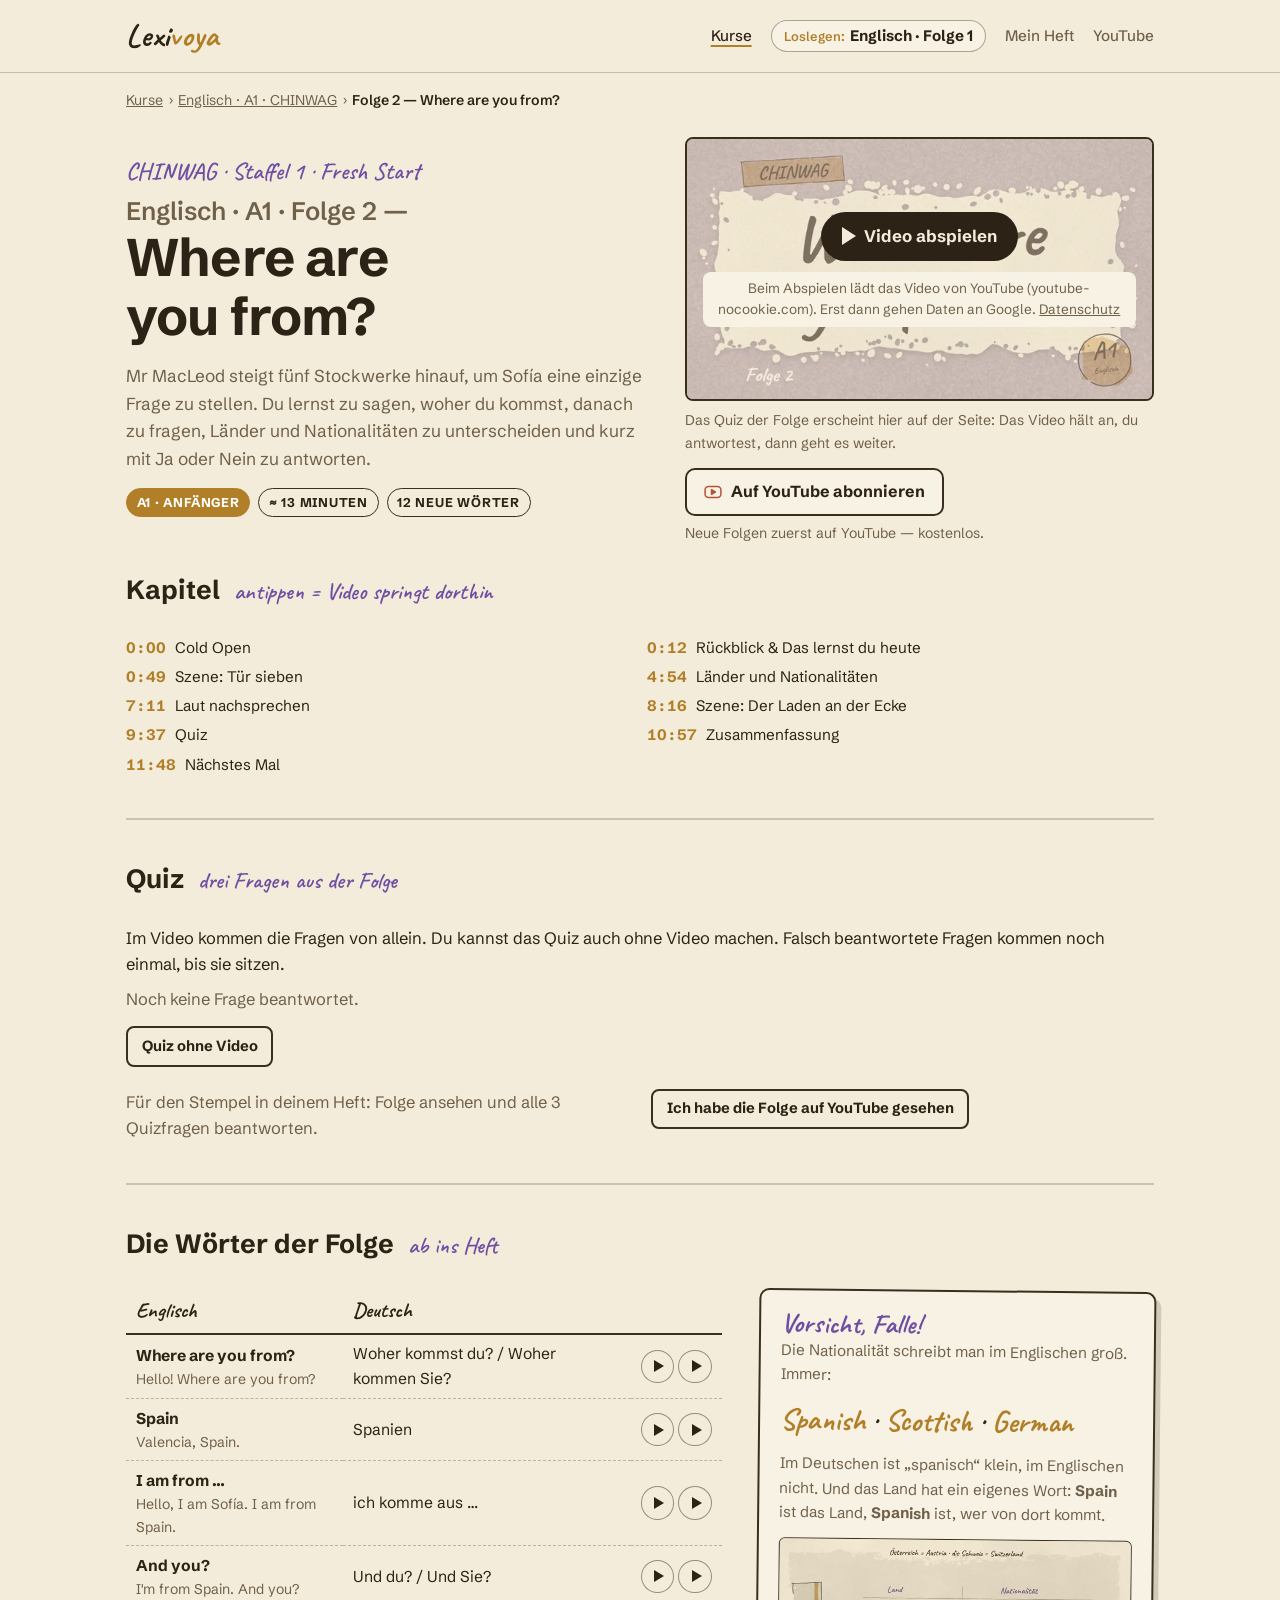
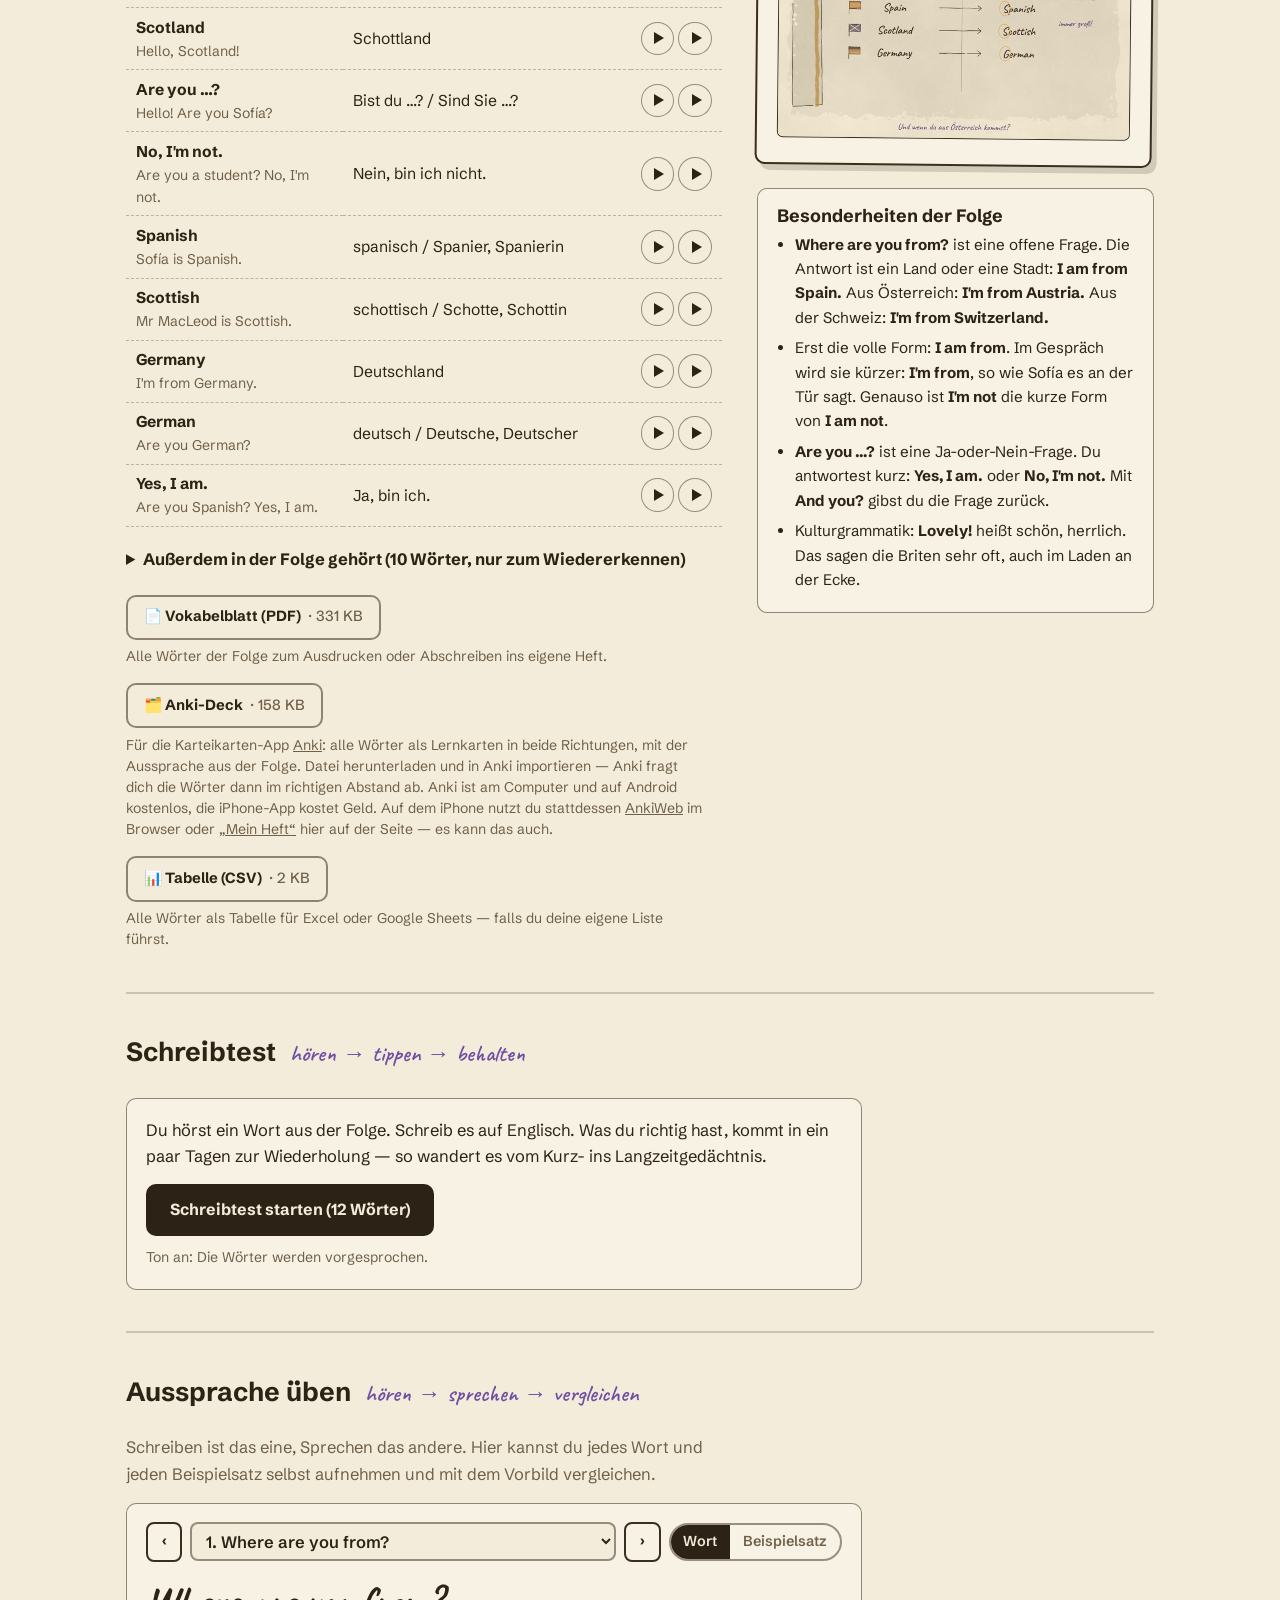
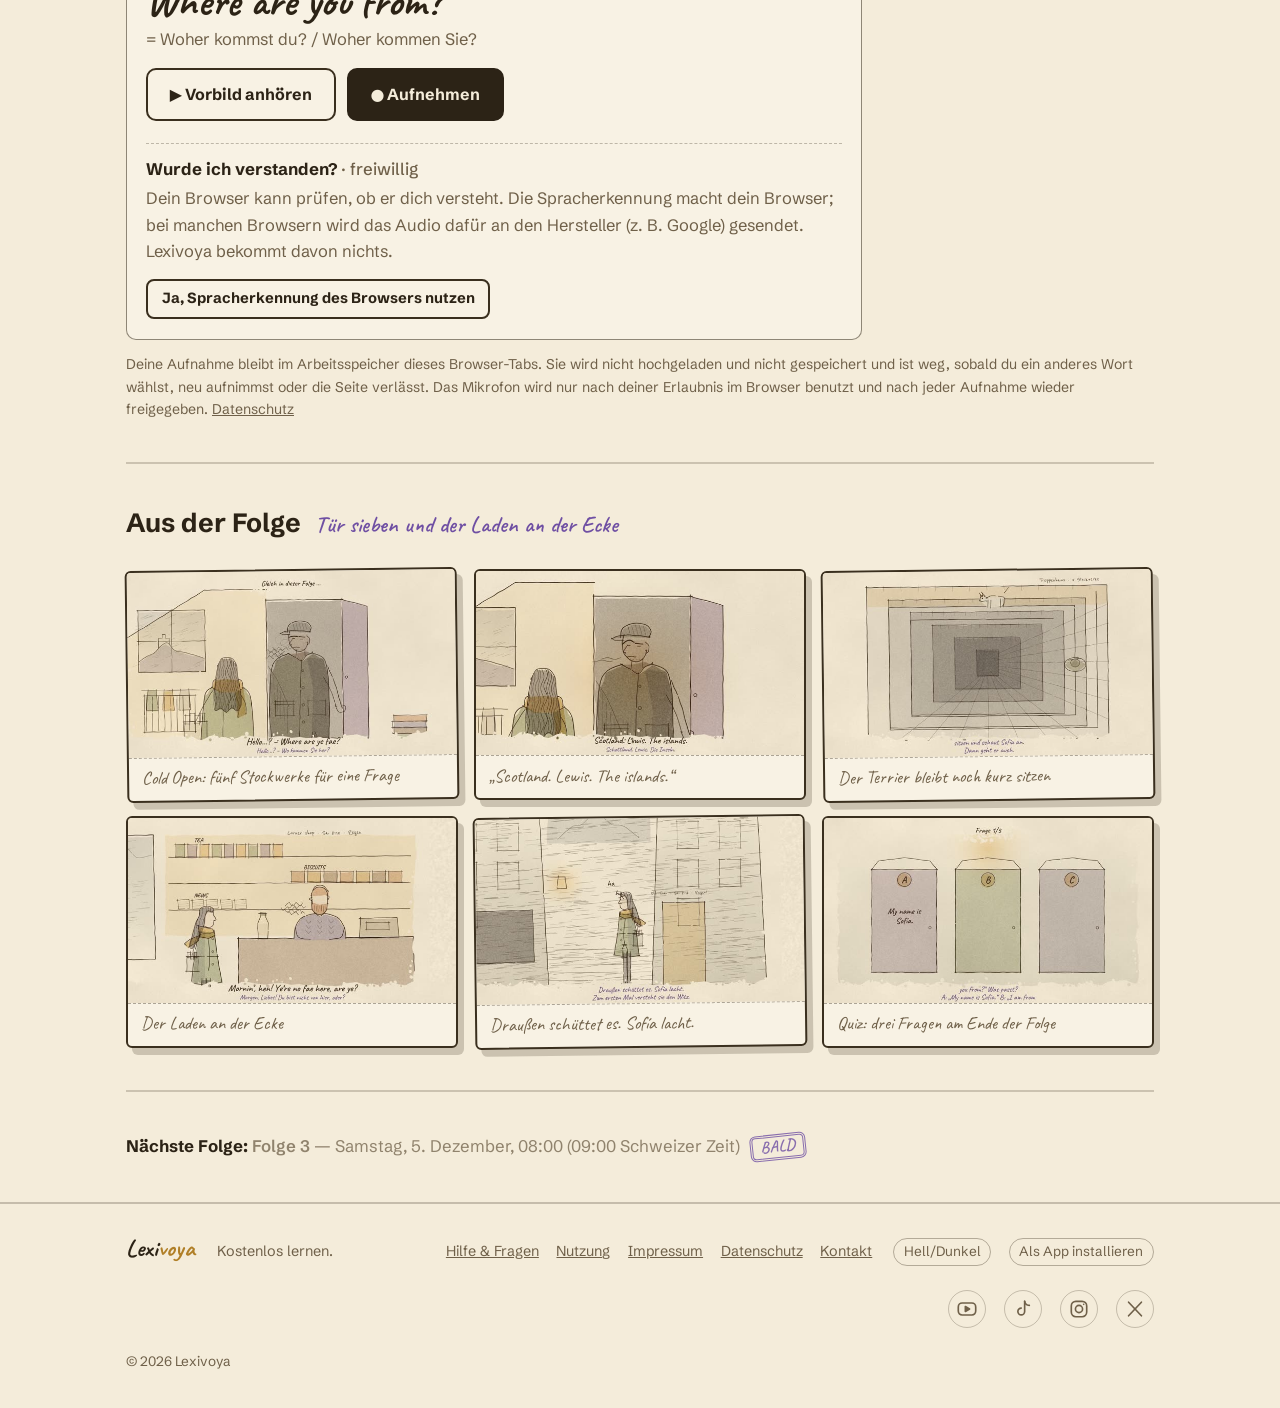
<file: chinwag/folge-2/index.html>
<!doctype html>
<html lang="de">
<head>
<meta charset="utf-8">
<meta name="viewport" content="width=device-width, initial-scale=1, viewport-fit=cover">
<title>Englisch · A1 · Folge 2 — Where are you from? · CHINWAG · Lexivoya</title>
<meta name="description" content="Lektion Englisch · A1 · Folge 2 — Where are you from? (CHINWAG): Video, Quiz, Wörter, Schreibtest und Downloads.">
<link rel="canonical" href="https://lexivoya.com/chinwag/folge-2/">
<meta name="color-scheme" content="light dark">
<meta name="theme-color" content="#f4ecda" media="(prefers-color-scheme: light)">
<meta name="theme-color" content="#211b10" media="(prefers-color-scheme: dark)">
<link rel="manifest" href="/manifest.webmanifest">
<link rel="icon" href="/favicon.ico" sizes="48x48">
<link rel="icon" href="/icons/favicon-32.png" sizes="32x32" type="image/png">
<link rel="icon" href="/icons/favicon-16.png" sizes="16x16" type="image/png">
<link rel="apple-touch-icon" href="/apple-touch-icon.png">
<meta name="msapplication-TileImage" content="/icons/icon-144.png">
<meta name="msapplication-TileColor" content="#211b10">
<meta name="apple-mobile-web-app-title" content="Lexivoya">
<meta name="apple-mobile-web-app-capable" content="yes">
<meta name="mobile-web-app-capable" content="yes">
<meta name="apple-mobile-web-app-status-bar-style" content="default">
<link rel="stylesheet" href="/css/vorlage.css?v=e524ae33d1">
<link rel="stylesheet" href="/css/lexivoya.css?v=e524ae33d1">
<script id="lexivoya-daten" type="application/json">{"kurse":[{"serie":"chinwag","name":"CHINWAG","sprache":"Englisch","richtung":"Deutsch → Englisch","niveau":"A1","staffel":"Staffel 1 · Fresh Start","folgen_geplant":8,"folgen":["A1-K01-S01","A1-K01-S02","A1-K01-S03","A1-K01-S04","A1-K01-S05","A1-K01-S06"],"plan":[{"nr":1,"id":"A1-K01-S01","titel":"Hello, Edinburgh","ab":"2026-11-28T08:00:00Z","thumb":"/bilder/chinwag-folge-1-thumb","url":"/chinwag/folge-1/","video":true},{"nr":2,"id":"A1-K01-S02","titel":"Where are you from?","ab":"2026-12-02T08:00:00Z","thumb":"/bilder/chinwag-folge-2-thumb","url":"/chinwag/folge-2/","video":true},{"nr":3,"id":"A1-K01-S03","titel":"What's your number?","ab":"2026-12-05T08:00:00Z","thumb":"/bilder/chinwag-folge-3-thumb","url":"/chinwag/folge-3/","video":true},{"nr":4,"id":"A1-K01-S04","titel":"What are you reading?","ab":"2026-12-09T08:00:00Z","thumb":"/bilder/chinwag-folge-4-thumb","url":"/chinwag/folge-4/","video":true},{"nr":5,"id":"A1-K01-S05","titel":"Monday to Sunday","ab":"2026-12-12T08:00:00Z","thumb":"/bilder/chinwag-folge-5-thumb","url":"/chinwag/folge-5/","video":true},{"nr":6,"id":"A1-K01-S06","titel":"Can I help you?","ab":"2026-12-16T08:00:00Z","thumb":"/bilder/chinwag-folge-6-thumb","url":"/chinwag/folge-6/","video":true}]}],"folgen":[{"id":"A1-K01-S01","kurs":"chinwag","nr":1,"titel":"Hello, Edinburgh","url":"/chinwag/folge-1/","dauer":918.8,"quiz":[{"id":"s08-02","t":744.71,"frage":"Es ist drei Uhr nachmittags. Du steigst in einen Bus. Wie grüßt du?","optionen":["Good morning.","Good afternoon.","Goodbye."],"richtig":1,"erklaerung":"„Good afternoon!“ Mit „goodbye“ wärst du schon wieder ausgestiegen, bevor der Bus losfährt."},{"id":"s08-04","t":770.0,"frage":"Jemand fragt dich: „How do you spell that?\" Was sollst du tun?","optionen":["Danke sagen.","Deinen Namen buchstabieren.","Eine Zahl nennen."],"richtig":1,"erklaerung":"buchstabieren. Und denk an die Falle: Das englische I klingt wie „ai“. Sonst heißt du am Ende Sophia."},{"id":"s08-06","t":796.85,"frage":"Mr MacLeod sagt: „Your key. Number seven.\" Welche Nummer hat Sofías Wohnung?","optionen":["Sechs.","Sieben.","Elf."],"richtig":1,"erklaerung":"sieben. „Seven.“ Im obersten Stock. Ohne Aufzug. Natürlich."}],"woerter":["hello","good-afternoon","please","sorry","thank-you","goodbye","good-morning","i-am","my-name-is","what-s-your-name","nice-to-meet-you","how-do-you-spell-that"]},{"id":"A1-K01-S02","kurs":"chinwag","nr":2,"titel":"Where are you from?","url":"/chinwag/folge-2/","dauer":750.5,"quiz":[{"id":"s08-02","t":595.66,"frage":"Jemand fragt dich: „Where are you from?“ Was passt?","optionen":["My name is Sofía.","I am from Spain.","Nice to meet you."],"richtig":1,"erklaerung":"„I am from Spain.“ Oder natürlich dein eigenes Land."},{"id":"s08-04","t":616.62,"frage":"Sofía kommt aus Spanien. Sie ist also …","optionen":["Spain.","Spanish.","Scottish."],"richtig":1,"erklaerung":"„Spanish.“ Mit großem S."},{"id":"s08-06","t":641.4,"frage":"Der Verkäufer fragt Sofía: „Are you Scottish?“ Was sagt sie?","optionen":["Yes, I am.","No, I'm not.","Fine day."],"richtig":1,"erklaerung":"„No, I'm not.“ Sofía ist Spanierin. Und „Fine day“ passt sowieso immer, nur nicht als Antwort."}],"woerter":["where-are-you-from","spain","i-am-from","and-you","scotland","are-you","no-i-m-not","spanish","scottish","germany","german","yes-i-am"]},{"id":"A1-K01-S03","kurs":"chinwag","nr":3,"titel":"What's your number?","url":"/chinwag/folge-3/","dauer":738.8,"quiz":[{"id":"s08-02","t":598.77,"frage":"Sofía fragt im Laden: „How much is it?“ Der Verkäufer sagt: „Ten pounds.“ Was kostet die SIM-Karte?","optionen":["Ten pounds.","Twelve pounds.","Twenty pounds."],"richtig":0,"erklaerung":"„Ten pounds.“ Zehn Pfund."},{"id":"s08-04","t":619.26,"frage":"Jemand spricht viel zu schnell. Was sagst du?","optionen":["Slowly, please.","Here you are.","Eleven."],"richtig":0,"erklaerung":"„Slowly, please.“ Oder: „Can you say that again?“"},{"id":"s08-06","t":641.0,"frage":"Wie sagt man die Null in einer Telefonnummer meistens?","optionen":["ten","oh","eleven"],"richtig":1,"erklaerung":"„oh“. Wie der Buchstabe O."}],"woerter":["how-much-is-it","pounds","here-you-are","phone-number","slowly-please","can-you-say-that-again","zero-ten","eleven","twelve","twenty","what-s-your-phone-number","it-is"]},{"id":"A1-K01-S04","kurs":"chinwag","nr":4,"titel":"What are you reading?","url":"/chinwag/folge-4/","dauer":695.2,"quiz":[{"id":"s08-02","t":548.11,"frage":"Morag fragt: „What are you reading?“ Was antwortest du?","optionen":["It is nine o'clock.","I am reading a book.","No, thank you."],"richtig":1,"erklaerung":"„I am reading a book.“ Ich lese ein Buch."},{"id":"s08-04","t":570.55,"frage":"Du willst wissen, wie spät es ist. Was fragst du?","optionen":["What's this?","What time is it?","What are you reading?"],"richtig":1,"erklaerung":"„What time is it?“ Und die Antwort: „It is nine o'clock.“"},{"id":"s08-06","t":593.08,"frage":"Morag bietet dir Tee an. Du möchtest keinen. Was sagst du?","optionen":["No, thank you.","No.","Yes, please."],"richtig":0,"erklaerung":"„No, thank you.“ In Schottland immer mit Dank."}],"woerter":["what-time-is-it","it-is-o-clock","what-are-you-reading","i-am-reading","book","tea","yes-please","this","that","what-s-this","it-is-a","no-thank-you"]},{"id":"A1-K01-S05","kurs":"chinwag","nr":5,"titel":"Monday to Sunday","url":"/chinwag/folge-5/","dauer":641.9,"quiz":[{"id":"s08-02","t":506.35,"frage":"Ein Buch heißt „Tea“. In welches Regal kommt es?","optionen":["Shelf P.","Shelf T.","Shelf D."],"richtig":1,"erklaerung":"„Shelf T.“ Denn „tea“ fängt mit „T“ an."},{"id":"s08-04","t":531.8,"frage":"An welchem Tag ist der Buchladen zu?","optionen":["Sunday. Closed.","Monday. Closed.","Sunday. Open."],"richtig":0,"erklaerung":"„Sunday. Closed.“ Am Sonntag ist der Laden zu."},{"id":"s08-06","t":555.76,"frage":"Heute ist „Tuesday“. Welcher Tag ist „tomorrow“, also morgen?","optionen":["Monday.","Thursday.","Wednesday."],"richtig":2,"erklaerung":"„Wednesday.“ Nach Dienstag kommt Mittwoch."}],"woerter":["monday","tuesday","wednesday","thursday","friday","saturday","sunday","closed","b-c-d-g-p-t","today","tomorrow","see-you-on"]},{"id":"A1-K01-S06","kurs":"chinwag","nr":6,"titel":"Can I help you?","url":"/chinwag/folge-6/","dauer":768.2,"quiz":[{"id":"s08-02","t":616.41,"frage":"Ein Kunde kommt in den Laden. Was sagst du zuerst?","optionen":["Anything else?","Can I help you?","That is all."],"richtig":1,"erklaerung":"„Can I help you?“ Damit bietest du Hilfe an."},{"id":"s08-04","t":641.26,"frage":"Hör genau hin. Wie schreibt man den Namen des Kunden?","optionen":["F, L, I, M, I, N, G.","F, L, A, M, I, N, G.","F, L, E, M, I, N, G."],"richtig":2,"erklaerung":"„F, L, E, M, I, N, G.“ Das englische E klingt wie unser I."},{"id":"s08-06","t":666.72,"frage":"Ein Kunde sucht ein Buch, aber ihr habt es nicht. Was sagst du höflich?","optionen":["It is over there.","Sorry, we do not have it.","Of course."],"richtig":1,"erklaerung":"„Sorry, we do not have it.“ Das ist ein höfliches Nein."}],"woerter":["can-i-help-you","i-am-looking-for","just-a-moment","it-is-over-there","upstairs","anything-else","sorry-we-do-not-have-it","can-you-spell-that-please","of-course","f-l-m-n-s","double","that-is-all"]}],"woerter":{"hello":{"en":"hello","de":"hallo","beispiel":"Hello, Edinburgh!","audio":"/audio/a1-k01-s01/hello.mp3","beispiel_audio":"/audio/a1-k01-s01/hello-beispiel.mp3"},"good-afternoon":{"en":"good afternoon","de":"guten Tag (nachmittags)","beispiel":"Good afternoon, Sofía!","audio":"/audio/a1-k01-s01/good-afternoon.mp3","beispiel_audio":"/audio/a1-k01-s01/good-afternoon-beispiel.mp3"},"please":{"en":"please","de":"bitte","beispiel":"Edinburgh, please.","audio":"/audio/a1-k01-s01/please.mp3","beispiel_audio":"/audio/a1-k01-s01/please-beispiel.mp3"},"sorry":{"en":"Sorry?","de":"Wie bitte?","beispiel":"Sorry? Cockburn Street?","audio":"/audio/a1-k01-s01/sorry.mp3","beispiel_audio":"/audio/a1-k01-s01/sorry-beispiel.mp3"},"thank-you":{"en":"thank you","de":"danke","beispiel":"Thank you, Mr MacLeod!","audio":"/audio/a1-k01-s01/thank-you.mp3","beispiel_audio":"/audio/a1-k01-s01/thank-you-beispiel.mp3"},"goodbye":{"en":"goodbye","de":"auf Wiedersehen","beispiel":"Goodbye, Mr MacLeod!","audio":"/audio/a1-k01-s01/goodbye.mp3","beispiel_audio":"/audio/a1-k01-s01/goodbye-beispiel.mp3"},"good-morning":{"en":"good morning","de":"guten Morgen","beispiel":"Good morning, Mr MacLeod!","audio":"/audio/a1-k01-s01/good-morning.mp3","beispiel_audio":"/audio/a1-k01-s01/good-morning-beispiel.mp3"},"i-am":{"en":"I am","de":"ich bin","beispiel":"I am Sofía.","audio":"/audio/a1-k01-s01/i-am.mp3","beispiel_audio":"/audio/a1-k01-s01/i-am-beispiel.mp3"},"my-name-is":{"en":"My name is …","de":"mein Name ist …","beispiel":"My name is Sofía Marín.","audio":"/audio/a1-k01-s01/my-name-is.mp3","beispiel_audio":"/audio/a1-k01-s01/my-name-is-beispiel.mp3"},"what-s-your-name":{"en":"What's your name?","de":"Wie heißt du? / Wie heißen Sie?","beispiel":"Hello! What's your name?","audio":"/audio/a1-k01-s01/what-s-your-name.mp3","beispiel_audio":"/audio/a1-k01-s01/what-s-your-name-beispiel.mp3"},"nice-to-meet-you":{"en":"Nice to meet you.","de":"Freut mich.","beispiel":"Hello, I'm Sofía. Nice to meet you.","audio":"/audio/a1-k01-s01/nice-to-meet-you.mp3","beispiel_audio":"/audio/a1-k01-s01/nice-to-meet-you-beispiel.mp3"},"how-do-you-spell-that":{"en":"How do you spell that?","de":"Wie schreibt man das?","beispiel":"Cockburn Street? How do you spell that?","audio":"/audio/a1-k01-s01/how-do-you-spell-that.mp3","beispiel_audio":"/audio/a1-k01-s01/how-do-you-spell-that-beispiel.mp3"},"where-are-you-from":{"en":"Where are you from?","de":"Woher kommst du? / Woher kommen Sie?","beispiel":"Hello! Where are you from?","audio":"/audio/a1-k01-s02/where-are-you-from.mp3","beispiel_audio":"/audio/a1-k01-s02/where-are-you-from-beispiel.mp3"},"spain":{"en":"Spain","de":"Spanien","beispiel":"Valencia, Spain.","audio":"/audio/a1-k01-s02/spain.mp3","beispiel_audio":"/audio/a1-k01-s02/spain-beispiel.mp3"},"i-am-from":{"en":"I am from …","de":"ich komme aus …","beispiel":"Hello, I am Sofía. I am from Spain.","audio":"/audio/a1-k01-s02/i-am-from.mp3","beispiel_audio":"/audio/a1-k01-s02/i-am-from-beispiel.mp3"},"and-you":{"en":"And you?","de":"Und du? / Und Sie?","beispiel":"I'm from Spain. And you?","audio":"/audio/a1-k01-s02/and-you.mp3","beispiel_audio":"/audio/a1-k01-s02/and-you-beispiel.mp3"},"scotland":{"en":"Scotland","de":"Schottland","beispiel":"Hello, Scotland!","audio":"/audio/a1-k01-s02/scotland.mp3","beispiel_audio":"/audio/a1-k01-s02/scotland-beispiel.mp3"},"are-you":{"en":"Are you …?","de":"Bist du …? / Sind Sie …?","beispiel":"Hello! Are you Sofía?","audio":"/audio/a1-k01-s02/are-you.mp3","beispiel_audio":"/audio/a1-k01-s02/are-you-beispiel.mp3"},"no-i-m-not":{"en":"No, I'm not.","de":"Nein, bin ich nicht.","beispiel":"Are you a student? No, I'm not.","audio":"/audio/a1-k01-s02/no-i-m-not.mp3","beispiel_audio":"/audio/a1-k01-s02/no-i-m-not-beispiel.mp3"},"spanish":{"en":"Spanish","de":"spanisch / Spanier, Spanierin","beispiel":"Sofía is Spanish.","audio":"/audio/a1-k01-s02/spanish.mp3","beispiel_audio":"/audio/a1-k01-s02/spanish-beispiel.mp3"},"scottish":{"en":"Scottish","de":"schottisch / Schotte, Schottin","beispiel":"Mr MacLeod is Scottish.","audio":"/audio/a1-k01-s02/scottish.mp3","beispiel_audio":"/audio/a1-k01-s02/scottish-beispiel.mp3"},"germany":{"en":"Germany","de":"Deutschland","beispiel":"I'm from Germany.","audio":"/audio/a1-k01-s02/germany.mp3","beispiel_audio":"/audio/a1-k01-s02/germany-beispiel.mp3"},"german":{"en":"German","de":"deutsch / Deutsche, Deutscher","beispiel":"Are you German?","audio":"/audio/a1-k01-s02/german.mp3","beispiel_audio":"/audio/a1-k01-s02/german-beispiel.mp3"},"yes-i-am":{"en":"Yes, I am.","de":"Ja, bin ich.","beispiel":"Are you Spanish? Yes, I am.","audio":"/audio/a1-k01-s02/yes-i-am.mp3","beispiel_audio":"/audio/a1-k01-s02/yes-i-am-beispiel.mp3"},"how-much-is-it":{"en":"How much is it?","de":"Was kostet das?","beispiel":"Milk, please. How much is it?","audio":"/audio/a1-k01-s03/how-much-is-it.mp3","beispiel_audio":"/audio/a1-k01-s03/how-much-is-it-beispiel.mp3"},"pounds":{"en":"pounds","de":"Pfund","beispiel":"Ten pounds, please.","audio":"/audio/a1-k01-s03/pounds.mp3","beispiel_audio":"/audio/a1-k01-s03/pounds-beispiel.mp3"},"here-you-are":{"en":"Here you are.","de":"Bitte schön. (beim Geben)","beispiel":"Ten pounds. Here you are.","audio":"/audio/a1-k01-s03/here-you-are.mp3","beispiel_audio":"/audio/a1-k01-s03/here-you-are-beispiel.mp3"},"phone-number":{"en":"phone number","de":"Telefonnummer","beispiel":"My phone number is oh seven seven oh oh.","audio":"/audio/a1-k01-s03/phone-number.mp3","beispiel_audio":"/audio/a1-k01-s03/phone-number-beispiel.mp3"},"slowly-please":{"en":"Slowly, please.","de":"Langsam, bitte.","beispiel":"Sorry? Slowly, please.","audio":"/audio/a1-k01-s03/slowly-please.mp3","beispiel_audio":"/audio/a1-k01-s03/slowly-please-beispiel.mp3"},"can-you-say-that-again":{"en":"Can you say that again?","de":"Kannst du das noch einmal sagen?","beispiel":"Sorry? Can you say that again?","audio":"/audio/a1-k01-s03/can-you-say-that-again.mp3","beispiel_audio":"/audio/a1-k01-s03/can-you-say-that-again-beispiel.mp3","melodie":{"wort":"steigend","satz":"steigend"}},"zero-ten":{"en":"zero – ten","de":"null bis zehn","beispiel":"Oh seven seven oh oh.","audio":"/audio/a1-k01-s03/zero-ten.mp3","beispiel_audio":"/audio/a1-k01-s03/zero-ten-beispiel.mp3"},"eleven":{"en":"eleven","de":"elf","beispiel":"Eleven pounds.","audio":"/audio/a1-k01-s03/eleven.mp3","beispiel_audio":"/audio/a1-k01-s03/eleven-beispiel.mp3"},"twelve":{"en":"twelve","de":"zwölf","beispiel":"Twelve pounds, please.","audio":"/audio/a1-k01-s03/twelve.mp3","beispiel_audio":"/audio/a1-k01-s03/twelve-beispiel.mp3"},"twenty":{"en":"twenty","de":"zwanzig","beispiel":"Twenty pounds.","audio":"/audio/a1-k01-s03/twenty.mp3","beispiel_audio":"/audio/a1-k01-s03/twenty-beispiel.mp3"},"what-s-your-phone-number":{"en":"What's your phone number?","de":"Wie ist deine Telefonnummer?","beispiel":"Hello, Mr MacLeod. What's your phone number?","audio":"/audio/a1-k01-s03/what-s-your-phone-number.mp3","beispiel_audio":"/audio/a1-k01-s03/what-s-your-phone-number-beispiel.mp3"},"it-is":{"en":"It is …","de":"Es ist … / Sie ist …","beispiel":"It is ten pounds.","audio":"/audio/a1-k01-s03/it-is.mp3","beispiel_audio":"/audio/a1-k01-s03/it-is-beispiel.mp3"},"what-time-is-it":{"en":"What time is it?","de":"Wie spät ist es?","beispiel":"Hello, Mr MacLeod. What time is it?","audio":"/audio/a1-k01-s04/what-time-is-it.mp3","beispiel_audio":"/audio/a1-k01-s04/what-time-is-it-beispiel.mp3"},"it-is-o-clock":{"en":"It is … o'clock.","de":"Es ist … Uhr.","beispiel":"It is ten o'clock.","audio":"/audio/a1-k01-s04/it-is-o-clock.mp3","beispiel_audio":"/audio/a1-k01-s04/it-is-o-clock-beispiel.mp3"},"what-are-you-reading":{"en":"What are you reading?","de":"Was liest du?","beispiel":"Hello, Sofía. What are you reading?","audio":"/audio/a1-k01-s04/what-are-you-reading.mp3","beispiel_audio":"/audio/a1-k01-s04/what-are-you-reading-beispiel.mp3"},"i-am-reading":{"en":"I am reading …","de":"Ich lese …","beispiel":"I am reading a book.","audio":"/audio/a1-k01-s04/i-am-reading.mp3","beispiel_audio":"/audio/a1-k01-s04/i-am-reading-beispiel.mp3"},"book":{"en":"book","de":"Buch","beispiel":"I am reading a book.","audio":"/audio/a1-k01-s04/book.mp3","beispiel_audio":"/audio/a1-k01-s04/book-beispiel.mp3"},"tea":{"en":"tea","de":"Tee","beispiel":"Tea, please.","audio":"/audio/a1-k01-s04/tea.mp3","beispiel_audio":"/audio/a1-k01-s04/tea-beispiel.mp3"},"yes-please":{"en":"Yes, please.","de":"Ja, bitte.","beispiel":"Tea? Yes, please.","audio":"/audio/a1-k01-s04/yes-please.mp3","beispiel_audio":"/audio/a1-k01-s04/yes-please-beispiel.mp3"},"this":{"en":"this","de":"das (hier), dies","beispiel":"This is my book.","audio":"/audio/a1-k01-s04/this.mp3","beispiel_audio":"/audio/a1-k01-s04/this-beispiel.mp3"},"that":{"en":"that","de":"das (dort)","beispiel":"That is the shop.","audio":"/audio/a1-k01-s04/that.mp3","beispiel_audio":"/audio/a1-k01-s04/that-beispiel.mp3"},"what-s-this":{"en":"What's this?","de":"Was ist das?","beispiel":"Sorry. What's this?","audio":"/audio/a1-k01-s04/what-s-this.mp3","beispiel_audio":"/audio/a1-k01-s04/what-s-this-beispiel.mp3"},"it-is-a":{"en":"It is a …","de":"Es ist ein … / eine …","beispiel":"It is a book.","audio":"/audio/a1-k01-s04/it-is-a.mp3","beispiel_audio":"/audio/a1-k01-s04/it-is-a-beispiel.mp3"},"no-thank-you":{"en":"No, thank you.","de":"Nein, danke.","beispiel":"Tea? No, thank you.","audio":"/audio/a1-k01-s04/no-thank-you.mp3","beispiel_audio":"/audio/a1-k01-s04/no-thank-you-beispiel.mp3"},"monday":{"en":"Monday","de":"Montag","beispiel":"Monday, nine o'clock.","audio":"/audio/a1-k01-s05/monday.mp3","beispiel_audio":"/audio/a1-k01-s05/monday-beispiel.mp3"},"tuesday":{"en":"Tuesday","de":"Dienstag","beispiel":"Hello, Morag. It is Tuesday.","audio":"/audio/a1-k01-s05/tuesday.mp3","beispiel_audio":"/audio/a1-k01-s05/tuesday-beispiel.mp3"},"wednesday":{"en":"Wednesday","de":"Mittwoch","beispiel":"It is Wednesday. Fine day!","audio":"/audio/a1-k01-s05/wednesday.mp3","beispiel_audio":"/audio/a1-k01-s05/wednesday-beispiel.mp3"},"thursday":{"en":"Thursday","de":"Donnerstag","beispiel":"Thursday, ten o'clock.","audio":"/audio/a1-k01-s05/thursday.mp3","beispiel_audio":"/audio/a1-k01-s05/thursday-beispiel.mp3"},"friday":{"en":"Friday","de":"Freitag","beispiel":"It is Friday. Tea, please.","audio":"/audio/a1-k01-s05/friday.mp3","beispiel_audio":"/audio/a1-k01-s05/friday-beispiel.mp3"},"saturday":{"en":"Saturday","de":"Samstag","beispiel":"It is Saturday, Sofía.","audio":"/audio/a1-k01-s05/saturday.mp3","beispiel_audio":"/audio/a1-k01-s05/saturday-beispiel.mp3"},"sunday":{"en":"Sunday","de":"Sonntag","beispiel":"It is Sunday.","audio":"/audio/a1-k01-s05/sunday.mp3","beispiel_audio":"/audio/a1-k01-s05/sunday-beispiel.mp3"},"closed":{"en":"closed","de":"geschlossen, zu","beispiel":"Sunday. The shop is closed.","audio":"/audio/a1-k01-s05/closed.mp3","beispiel_audio":"/audio/a1-k01-s05/closed-beispiel.mp3"},"b-c-d-g-p-t":{"en":"B – C – D – G – P – T","de":"die Buchstaben B, C, D, G, P, T","beispiel":"Shelf B. Shelf D.","audio":"/audio/a1-k01-s05/b-c-d-g-p-t.mp3","beispiel_audio":"/audio/a1-k01-s05/b-c-d-g-p-t-beispiel.mp3"},"today":{"en":"today","de":"heute","beispiel":"Today is Saturday.","audio":"/audio/a1-k01-s05/today.mp3","beispiel_audio":"/audio/a1-k01-s05/today-beispiel.mp3"},"tomorrow":{"en":"tomorrow","de":"morgen","beispiel":"Tomorrow is Monday.","audio":"/audio/a1-k01-s05/tomorrow.mp3","beispiel_audio":"/audio/a1-k01-s05/tomorrow-beispiel.mp3"},"see-you-on":{"en":"See you on …","de":"Bis … / Wir sehen uns am …","beispiel":"See you on Friday, Morag.","audio":"/audio/a1-k01-s05/see-you-on.mp3","beispiel_audio":"/audio/a1-k01-s05/see-you-on-beispiel.mp3"},"can-i-help-you":{"en":"Can I help you?","de":"Kann ich Ihnen helfen?","beispiel":"Good morning. Can I help you?","audio":"/audio/a1-k01-s06/can-i-help-you.mp3","beispiel_audio":"/audio/a1-k01-s06/can-i-help-you-beispiel.mp3","melodie":{"wort":"steigend","satz":"steigend"}},"i-am-looking-for":{"en":"I am looking for …","de":"Ich suche …","beispiel":"I am looking for Morag.","audio":"/audio/a1-k01-s06/i-am-looking-for.mp3","beispiel_audio":"/audio/a1-k01-s06/i-am-looking-for-beispiel.mp3"},"just-a-moment":{"en":"Just a moment.","de":"Einen Moment.","beispiel":"Tea? Just a moment.","audio":"/audio/a1-k01-s06/just-a-moment.mp3","beispiel_audio":"/audio/a1-k01-s06/just-a-moment-beispiel.mp3"},"it-is-over-there":{"en":"It is over there.","de":"Es ist dort drüben.","beispiel":"The ladder? It is over there.","audio":"/audio/a1-k01-s06/it-is-over-there.mp3","beispiel_audio":"/audio/a1-k01-s06/it-is-over-there-beispiel.mp3"},"upstairs":{"en":"upstairs","de":"oben, eine Treppe höher","beispiel":"Morag is upstairs.","audio":"/audio/a1-k01-s06/upstairs.mp3","beispiel_audio":"/audio/a1-k01-s06/upstairs-beispiel.mp3"},"anything-else":{"en":"Anything else?","de":"Sonst noch etwas?","beispiel":"Here you are. Anything else?","audio":"/audio/a1-k01-s06/anything-else.mp3","beispiel_audio":"/audio/a1-k01-s06/anything-else-beispiel.mp3","melodie":{"wort":"steigend","satz":"steigend"}},"sorry-we-do-not-have-it":{"en":"Sorry, we do not have it.","de":"Tut mir leid, das haben wir nicht.","beispiel":"Milk? Sorry, we do not have it.","audio":"/audio/a1-k01-s06/sorry-we-do-not-have-it.mp3","beispiel_audio":"/audio/a1-k01-s06/sorry-we-do-not-have-it-beispiel.mp3"},"can-you-spell-that-please":{"en":"Can you spell that, please?","de":"Können Sie das bitte buchstabieren?","beispiel":"Sorry? Can you spell that, please?","audio":"/audio/a1-k01-s06/can-you-spell-that-please.mp3","beispiel_audio":"/audio/a1-k01-s06/can-you-spell-that-please-beispiel.mp3","melodie":{"wort":"steigend","satz":"steigend"}},"of-course":{"en":"Of course.","de":"Natürlich. / Klar.","beispiel":"Milk? Yes, of course.","audio":"/audio/a1-k01-s06/of-course.mp3","beispiel_audio":"/audio/a1-k01-s06/of-course-beispiel.mp3"},"f-l-m-n-s":{"en":"F – L – M – N – S","de":"die Buchstaben F, L, M, N, S","beispiel":"Fleming. F, L, E, M, I, N, G.","audio":"/audio/a1-k01-s06/f-l-m-n-s.mp3","beispiel_audio":"/audio/a1-k01-s06/f-l-m-n-s-beispiel.mp3"},"double":{"en":"double","de":"doppelt","beispiel":"Mill. M, I, double L.","audio":"/audio/a1-k01-s06/double.mp3","beispiel_audio":"/audio/a1-k01-s06/double-beispiel.mp3"},"that-is-all":{"en":"That is all.","de":"Das ist alles.","beispiel":"Tea, please. That is all.","audio":"/audio/a1-k01-s06/that-is-all.mp3","beispiel_audio":"/audio/a1-k01-s06/that-is-all-beispiel.mp3"}},"kompetenzen":[{"ziel":"Auf Englisch grüßen und dich verabschieden — passend zur Tageszeit","kannst":"Du kannst auf Englisch grüßen und dich verabschieden — passend zur Tageszeit.","woerter":["hello","good-morning","good-afternoon","goodbye"],"kurs":"chinwag","folge":"A1-K01-S01"},{"ziel":"Dich auf Englisch vorstellen","kannst":"Du kannst dich auf Englisch vorstellen.","woerter":["i-am","my-name-is","nice-to-meet-you"],"kurs":"chinwag","folge":"A1-K01-S01"},{"ziel":"Nach einem Namen fragen und um Buchstabieren bitten","kannst":"Du kannst nach einem Namen fragen und darum bitten, ihn zu buchstabieren.","woerter":["what-s-your-name","how-do-you-spell-that"],"kurs":"chinwag","folge":"A1-K01-S01"},{"ziel":"Höflich bitten, danken und nachfragen","kannst":"Du kannst höflich bitten, danken und nachfragen, wenn du etwas nicht verstanden hast.","woerter":["please","thank-you","sorry"],"kurs":"chinwag","folge":"A1-K01-S01"},{"ziel":"Sagen, woher du kommst, und danach fragen","kannst":"Du kannst sagen, woher du kommst, danach fragen und die Frage zurückgeben.","woerter":["where-are-you-from","i-am-from","and-you"],"kurs":"chinwag","folge":"A1-K01-S02"},{"ziel":"Drei Länder auf Englisch nennen","kannst":"Du kannst Spanien, Schottland und Deutschland auf Englisch nennen.","woerter":["spain","scotland","germany"],"kurs":"chinwag","folge":"A1-K01-S02"},{"ziel":"Die passende Nationalität sagen","kannst":"Du kannst die passende Nationalität sagen und weißt, dass man sie im Englischen groß schreibt.","woerter":["spanish","scottish","german"],"kurs":"chinwag","folge":"A1-K01-S02"},{"ziel":"Mit Ja oder Nein kurz antworten","kannst":"Du kannst mit „Are you …?“ nachfragen und kurz mit Ja oder Nein antworten.","woerter":["are-you","yes-i-am","no-i-m-not"],"kurs":"chinwag","folge":"A1-K01-S02"},{"ziel":"Die Zahlen von 0 bis 20 verstehen und sagen","kannst":"Du kannst die Zahlen von null bis zwanzig verstehen und bis zwölf sagen.","woerter":["zero-ten","eleven","twelve","twenty"],"kurs":"chinwag","folge":"A1-K01-S03"},{"ziel":"Nach dem Preis fragen und bezahlen","kannst":"Du kannst nach dem Preis fragen, einen Preis in Pfund verstehen und etwas überreichen.","woerter":["how-much-is-it","pounds","here-you-are"],"kurs":"chinwag","folge":"A1-K01-S03"},{"ziel":"Eine Telefonnummer erfragen und nennen","kannst":"Du kannst nach einer Telefonnummer fragen und deine eigene nennen.","woerter":["phone-number","what-s-your-phone-number","it-is"],"kurs":"chinwag","folge":"A1-K01-S03"},{"ziel":"Um langsames Sprechen und Wiederholung bitten","kannst":"Du kannst bitten, langsamer zu sprechen oder etwas zu wiederholen.","woerter":["slowly-please","can-you-say-that-again"],"kurs":"chinwag","folge":"A1-K01-S03"},{"ziel":"Nach der Uhrzeit fragen und sie sagen","kannst":"Du kannst fragen, wie spät es ist, und die volle Stunde sagen.","woerter":["what-time-is-it","it-is-o-clock"],"kurs":"chinwag","folge":"A1-K01-S04"},{"ziel":"Sagen, was man liest","kannst":"Du kannst fragen, was jemand liest, und sagen, was du selbst liest.","woerter":["what-are-you-reading","i-am-reading","book"],"kurs":"chinwag","folge":"A1-K01-S04"},{"ziel":"Nach Dingen fragen und sie benennen","kannst":"Du kannst nach einem Ding fragen und es benennen, nah mit „this“, fern mit „that“.","woerter":["what-s-this","it-is-a","this","that"],"kurs":"chinwag","folge":"A1-K01-S04"},{"ziel":"Etwas annehmen oder höflich ablehnen","kannst":"Du kannst Tee annehmen oder höflich ablehnen.","woerter":["tea","yes-please","no-thank-you"],"kurs":"chinwag","folge":"A1-K01-S04"},{"ziel":"Die Wochentage verstehen und sagen","kannst":"Du kannst alle sieben Wochentage verstehen und sagen.","woerter":["monday","tuesday","wednesday","thursday","friday","saturday","sunday"],"kurs":"chinwag","folge":"A1-K01-S05"},{"ziel":"Heute und morgen sagen","kannst":"Du kannst sagen, welcher Tag heute ist und welcher morgen ist.","woerter":["today","tomorrow"],"kurs":"chinwag","folge":"A1-K01-S05"},{"ziel":"Sich verabschieden und sagen, wann ein Laden zu ist","kannst":"Du kannst dich mit „See you on …“ verabschieden und sagen, dass ein Laden zu ist.","woerter":["see-you-on","closed"],"kurs":"chinwag","folge":"A1-K01-S05"},{"ziel":"Die Buchstaben B C D G P T","kannst":"Du kannst die Buchstaben B, C, D, G, P und T hören und sagen.","woerter":["b-c-d-g-p-t"],"kurs":"chinwag","folge":"A1-K01-S05"},{"ziel":"Im Laden Hilfe anbieten","kannst":"Du kannst im Laden Hilfe anbieten und fragen, ob noch etwas fehlt.","woerter":["can-i-help-you","just-a-moment","anything-else","that-is-all"],"kurs":"chinwag","folge":"A1-K01-S06"},{"ziel":"Sagen, was du suchst und wo etwas ist","kannst":"Du kannst sagen, was du suchst, und zeigen, wo etwas ist.","woerter":["i-am-looking-for","it-is-over-there","upstairs"],"kurs":"chinwag","folge":"A1-K01-S06"},{"ziel":"Höflich Nein sagen","kannst":"Du kannst höflich sagen, dass etwas fehlt, und „natürlich“ sagen.","woerter":["sorry-we-do-not-have-it","of-course"],"kurs":"chinwag","folge":"A1-K01-S06"},{"ziel":"Buchstabieren lassen: F L M N S und double","kannst":"Du kannst um Buchstabieren bitten und F, L, M, N, S und „double“ hören und sagen.","woerter":["can-you-spell-that-please","f-l-m-n-s","double"],"kurs":"chinwag","folge":"A1-K01-S06"}]}</script>
<script src="/js/lernstand.js?v=e524ae33d1"></script>
</head>
<body data-folge="A1-K01-S02">
<header><div class="wrap nav">
  <a class="wordmark" href="/" aria-label="Lexivoya — zur Startseite">Lexi<span>voya</span></a>
  <nav aria-label="Hauptnavigation">
    <a href="/kurse/" aria-current="true">Kurse</a>
    <a class="weiter" href="/kurse/#chinwag" title="Englisch · A1 · CHINWAG" data-weiter><small>Loslegen:</small> <span>Englisch</span></a>
    <a href="/heft/">Mein Heft</a>
    <a href="https://www.youtube.com/@Lexivoya" target="_blank" rel="noopener">YouTube</a>
  </nav>
</div></header>
<nav class="brotkrumen wrap" aria-label="Du bist hier"><a href="/kurse/">Kurse</a> <span aria-hidden="true">›</span> <a href="/kurse/#chinwag">Englisch · A1 · CHINWAG</a> <span aria-hidden="true">›</span> <span aria-current="page">Folge 2 — Where are you from?</span></nav>
<main id="top">
<div class="wrap">

<section class="hero" style="padding-bottom:1.2rem">
  <div>
    <p class="kicker">CHINWAG · Staffel 1 · Fresh Start</p>
    <h1><span class="h-kontext">Englisch · A1 · Folge 2 —</span> Where are you from?</h1>
    <p class="lede">Mr MacLeod steigt fünf Stockwerke hinauf, um Sofía eine einzige Frage zu stellen. Du lernst zu sagen, woher du kommst, danach zu fragen, Länder und Nationalitäten zu unterscheiden und kurz mit Ja oder Nein zu antworten.</p>
    <div class="meta-row" style="margin-top:1rem">
      <span class="chip acc">A1 · Anfänger</span><span class="chip">≈ 13 Minuten</span><span class="chip">12 neue Wörter</span>
    </div>
  </div>
  <div>
    <div class="player" id="player" data-youtube="KIwb1hk3OvM">
      <picture><source type="image/webp" srcset="/bilder/chinwag-folge-2-thumb-640.webp 640w, /bilder/chinwag-folge-2-thumb-1280.webp 1280w" sizes="(max-width:820px) 100vw, 520px"><img src="/bilder/chinwag-folge-2-thumb-1280.jpg" srcset="/bilder/chinwag-folge-2-thumb-640.jpg 640w, /bilder/chinwag-folge-2-thumb-1280.jpg 1280w" sizes="(max-width:820px) 100vw, 520px" alt="Thumbnail: Englisch · A1 · Folge 2 — Where are you from?" width="1280" height="720" decoding="async"></picture>
      <p class="erscheint" data-folge-bis="A1-K01-S02"><span class="knopf-aus">Erscheint <time class="termin" datetime="2026-12-02T08:00:00Z">Mittwoch, 2. Dezember, 09:00 (Schweizer Zeit)</time></span></p>
      <button class="laden" type="button" data-folge-ab="A1-K01-S02" hidden>
        <span class="knopf">Video abspielen</span>
        <small>Beim Abspielen lädt das Video von YouTube (youtube-nocookie.com). Erst dann gehen Daten an Google. <a href="/datenschutz/">Datenschutz</a></small>
      </button>
    </div>
    <p class="hinweis" style="margin-top:.5rem">Das Quiz der Folge erscheint hier auf der Seite: Das Video hält an, du antwortest, dann geht es weiter.</p>
    <div class="abo">
      <a class="btn btn-abo" href="https://www.youtube.com/@Lexivoya?sub_confirmation=1" target="_blank" rel="noopener"><svg viewBox="0 0 24 24" width="20" height="20" fill="none" stroke="currentColor" stroke-width="1.8" stroke-linecap="round" stroke-linejoin="round" aria-hidden="true" focusable="false"><rect x="2.5" y="5.5" width="19" height="13" rx="4.2"/><path d="M10.2 9.3v5.4l4.6-2.7z" fill="currentColor"/></svg>Auf YouTube abonnieren</a>
      <p class="hinweis">Neue Folgen zuerst auf YouTube — kostenlos.</p>
    </div>
  </div>
</section>

<p class="hinweis" id="speicher-hinweis" hidden>Dein Browser lässt gerade keinen Speicher zu (z. B. privates Fenster). Üben geht trotzdem — dein Fortschritt wird aber nicht gespeichert.</p>

<section id="kapitel" style="padding-top:.6rem">
  <div class="sec-head"><h2>Kapitel</h2><span class="hand">antippen = Video springt dorthin</span></div>
  <ul class="chapters kapitel-links">
    <li><button type="button" data-zeit="0"><span class="t">0:00</span><span>Cold Open</span></button></li>
    <li><button type="button" data-zeit="12"><span class="t">0:12</span><span>Rückblick &amp; Das lernst du heute</span></button></li>
    <li><button type="button" data-zeit="49"><span class="t">0:49</span><span>Szene: Tür sieben</span></button></li>
    <li><button type="button" data-zeit="294"><span class="t">4:54</span><span>Länder und Nationalitäten</span></button></li>
    <li><button type="button" data-zeit="431"><span class="t">7:11</span><span>Laut nachsprechen</span></button></li>
    <li><button type="button" data-zeit="496"><span class="t">8:16</span><span>Szene: Der Laden an der Ecke</span></button></li>
    <li><button type="button" data-zeit="577"><span class="t">9:37</span><span>Quiz</span></button></li>
    <li><button type="button" data-zeit="657"><span class="t">10:57</span><span>Zusammenfassung</span></button></li>
    <li><button type="button" data-zeit="708"><span class="t">11:48</span><span>Nächstes Mal</span></button></li>
  </ul>
</section>

<hr class="rule">

<section id="quiz-abschnitt">
  <div class="sec-head"><h2>Quiz</h2><span class="hand">drei Fragen aus der Folge</span></div>
  <p>Im Video kommen die Fragen von allein. Du kannst das Quiz auch ohne Video machen. Falsch beantwortete Fragen kommen noch einmal, bis sie sitzen.</p>
  <p class="muted" id="quiz-stand" style="margin-top:.5rem"></p>
  <div class="zeile-knoepfe">
    <button class="btn btn-ghost btn-klein" type="button" id="quiz-ohne-video">Quiz ohne Video</button>
    <button class="btn btn-primary btn-klein" type="button" id="quiz-wiederholen" hidden>Falsche Fragen wiederholen</button>
  </div>
  <div class="quiz" id="quiz" hidden aria-live="polite"></div>
  <div style="margin-top:1.4rem" class="zwei">
    <div id="stempel-stand"></div>
    <div><button class="btn btn-ghost btn-klein" type="button" id="gesehen" hidden>Ich habe die Folge auf YouTube gesehen</button></div>
  </div>
</section>

<hr class="rule">

<section id="woerter">
  <div class="sec-head"><h2>Die Wörter der Folge</h2><span class="hand">ab ins Heft</span></div>
  <div class="lesson">
    <div>
      <div class="table-scroll"><table class="vok">
        <tr><th>Englisch</th><th>Deutsch</th><th><span class="sr-only">Anhören</span></th></tr>
        <tr><td class="en" lang="en">Where are you from?<span class="bsp">Hello! Where are you from?</span></td><td>Woher kommst du? / Woher kommen Sie?</td><td style="white-space:nowrap"><button class="hoeren" type="button" data-src="/audio/a1-k01-s02/where-are-you-from.mp3" aria-label="Where are you from? anhören"></button> <button class="hoeren" type="button" data-src="/audio/a1-k01-s02/where-are-you-from-beispiel.mp3" aria-label="Beispiel anhören: Hello! Where are you from?" title="Beispielsatz"></button></td></tr>
        <tr><td class="en" lang="en">Spain<span class="bsp">Valencia, Spain.</span></td><td>Spanien</td><td style="white-space:nowrap"><button class="hoeren" type="button" data-src="/audio/a1-k01-s02/spain.mp3" aria-label="Spain anhören"></button> <button class="hoeren" type="button" data-src="/audio/a1-k01-s02/spain-beispiel.mp3" aria-label="Beispiel anhören: Valencia, Spain." title="Beispielsatz"></button></td></tr>
        <tr><td class="en" lang="en">I am from …<span class="bsp">Hello, I am Sofía. I am from Spain.</span></td><td>ich komme aus …</td><td style="white-space:nowrap"><button class="hoeren" type="button" data-src="/audio/a1-k01-s02/i-am-from.mp3" aria-label="I am from … anhören"></button> <button class="hoeren" type="button" data-src="/audio/a1-k01-s02/i-am-from-beispiel.mp3" aria-label="Beispiel anhören: Hello, I am Sofía. I am from Spain." title="Beispielsatz"></button></td></tr>
        <tr><td class="en" lang="en">And you?<span class="bsp">I&#x27;m from Spain. And you?</span></td><td>Und du? / Und Sie?</td><td style="white-space:nowrap"><button class="hoeren" type="button" data-src="/audio/a1-k01-s02/and-you.mp3" aria-label="And you? anhören"></button> <button class="hoeren" type="button" data-src="/audio/a1-k01-s02/and-you-beispiel.mp3" aria-label="Beispiel anhören: I&#x27;m from Spain. And you?" title="Beispielsatz"></button></td></tr>
        <tr><td class="en" lang="en">Scotland<span class="bsp">Hello, Scotland!</span></td><td>Schottland</td><td style="white-space:nowrap"><button class="hoeren" type="button" data-src="/audio/a1-k01-s02/scotland.mp3" aria-label="Scotland anhören"></button> <button class="hoeren" type="button" data-src="/audio/a1-k01-s02/scotland-beispiel.mp3" aria-label="Beispiel anhören: Hello, Scotland!" title="Beispielsatz"></button></td></tr>
        <tr><td class="en" lang="en">Are you …?<span class="bsp">Hello! Are you Sofía?</span></td><td>Bist du …? / Sind Sie …?</td><td style="white-space:nowrap"><button class="hoeren" type="button" data-src="/audio/a1-k01-s02/are-you.mp3" aria-label="Are you …? anhören"></button> <button class="hoeren" type="button" data-src="/audio/a1-k01-s02/are-you-beispiel.mp3" aria-label="Beispiel anhören: Hello! Are you Sofía?" title="Beispielsatz"></button></td></tr>
        <tr><td class="en" lang="en">No, I&#x27;m not.<span class="bsp">Are you a student? No, I&#x27;m not.</span></td><td>Nein, bin ich nicht.</td><td style="white-space:nowrap"><button class="hoeren" type="button" data-src="/audio/a1-k01-s02/no-i-m-not.mp3" aria-label="No, I&#x27;m not. anhören"></button> <button class="hoeren" type="button" data-src="/audio/a1-k01-s02/no-i-m-not-beispiel.mp3" aria-label="Beispiel anhören: Are you a student? No, I&#x27;m not." title="Beispielsatz"></button></td></tr>
        <tr><td class="en" lang="en">Spanish<span class="bsp">Sofía is Spanish.</span></td><td>spanisch / Spanier, Spanierin</td><td style="white-space:nowrap"><button class="hoeren" type="button" data-src="/audio/a1-k01-s02/spanish.mp3" aria-label="Spanish anhören"></button> <button class="hoeren" type="button" data-src="/audio/a1-k01-s02/spanish-beispiel.mp3" aria-label="Beispiel anhören: Sofía is Spanish." title="Beispielsatz"></button></td></tr>
        <tr><td class="en" lang="en">Scottish<span class="bsp">Mr MacLeod is Scottish.</span></td><td>schottisch / Schotte, Schottin</td><td style="white-space:nowrap"><button class="hoeren" type="button" data-src="/audio/a1-k01-s02/scottish.mp3" aria-label="Scottish anhören"></button> <button class="hoeren" type="button" data-src="/audio/a1-k01-s02/scottish-beispiel.mp3" aria-label="Beispiel anhören: Mr MacLeod is Scottish." title="Beispielsatz"></button></td></tr>
        <tr><td class="en" lang="en">Germany<span class="bsp">I&#x27;m from Germany.</span></td><td>Deutschland</td><td style="white-space:nowrap"><button class="hoeren" type="button" data-src="/audio/a1-k01-s02/germany.mp3" aria-label="Germany anhören"></button> <button class="hoeren" type="button" data-src="/audio/a1-k01-s02/germany-beispiel.mp3" aria-label="Beispiel anhören: I&#x27;m from Germany." title="Beispielsatz"></button></td></tr>
        <tr><td class="en" lang="en">German<span class="bsp">Are you German?</span></td><td>deutsch / Deutsche, Deutscher</td><td style="white-space:nowrap"><button class="hoeren" type="button" data-src="/audio/a1-k01-s02/german.mp3" aria-label="German anhören"></button> <button class="hoeren" type="button" data-src="/audio/a1-k01-s02/german-beispiel.mp3" aria-label="Beispiel anhören: Are you German?" title="Beispielsatz"></button></td></tr>
        <tr><td class="en" lang="en">Yes, I am.<span class="bsp">Are you Spanish? Yes, I am.</span></td><td>Ja, bin ich.</td><td style="white-space:nowrap"><button class="hoeren" type="button" data-src="/audio/a1-k01-s02/yes-i-am.mp3" aria-label="Yes, I am. anhören"></button> <button class="hoeren" type="button" data-src="/audio/a1-k01-s02/yes-i-am-beispiel.mp3" aria-label="Beispiel anhören: Are you Spanish? Yes, I am." title="Beispielsatz"></button></td></tr>
      </table></div>
      <details class="passiv"><summary>Außerdem in der Folge gehört (10 Wörter, nur zum Wiedererkennen)</summary>
        <ul>
          <li><b lang="en">the sun</b> — die Sonne</li>
          <li><b lang="en">a</b> — ein / eine (unbestimmter Artikel</li>
          <li><b lang="en">student</b> — Student, Studentin</li>
          <li><b lang="en">islands</b> — Inseln („the islands“ = die Inseln, z. B. Lewis)</li>
          <li><b lang="en">Lovely!</b> — Schön! / Herrlich! (britisch, sehr häufig)</li>
          <li><b lang="en">milk</b> — Milch</li>
          <li><b lang="en">Austria</b> — Österreich</li>
          <li><b lang="en">Switzerland</b> — die Schweiz</li>
          <li><b lang="en">I&#x27;m from …</b> — ich komme aus … (Kurzform)</li>
          <li><b lang="en">I am not</b> — ich bin nicht (Vollform)</li>
        </ul>
      </details>
      <div class="dl-liste">
        <div class="dl-eintrag"><a class="dl" href="/downloads/chinwag-a1-k01-vokabelblatt.pdf" download target="_blank">📄 Vokabelblatt (PDF) <span class="muted" style="font-weight:500">· 331 KB</span></a><p class="hinweis">Alle Wörter der Folge zum Ausdrucken oder Abschreiben ins eigene Heft.</p></div>
        <div class="dl-eintrag"><a class="dl" href="/downloads/chinwag-a1-k01-anki.apkg" download target="_blank">🗂️ Anki-Deck <span class="muted" style="font-weight:500">· 158 KB</span></a><p class="hinweis">Für die Karteikarten-App <a href="https://apps.ankiweb.net" target="_blank" rel="noopener">Anki</a>: alle Wörter als Lernkarten in beide Richtungen, mit der Aussprache aus der Folge. Datei herunterladen und in Anki importieren — Anki fragt dich die Wörter dann im richtigen Abstand ab. Anki ist am Computer und auf Android kostenlos, die iPhone-App kostet Geld. Auf dem iPhone nutzt du stattdessen <a href="https://ankiweb.net" target="_blank" rel="noopener">AnkiWeb</a> im Browser oder <a href="/heft/">„Mein Heft“</a> hier auf der Seite — es kann das auch.</p></div>
        <div class="dl-eintrag"><a class="dl" href="/downloads/chinwag-a1-k01-vokabeln.csv" download target="_blank">📊 Tabelle (CSV) <span class="muted" style="font-weight:500">· 2 KB</span></a><p class="hinweis">Alle Wörter als Tabelle für Excel oder Google Sheets — falls du deine eigene Liste führst.</p></div>
      </div>
    </div>
    <div>
      <aside class="falle">
        <h3>Vorsicht, Falle!</h3>
        <p>Die Nationalität schreibt man im Englischen groß. Immer:</p>
        <p class="big"><b lang="en">Spanish</b> · <b lang="en">Scottish</b> · <b lang="en">German</b></p>
        <p>Im Deutschen ist „spanisch“ klein, im Englischen nicht. Und das Land hat ein eigenes Wort: <b lang="en">Spain</b> ist das Land, <b lang="en">Spanish</b> ist, wer von dort kommt.</p>
        <img style="margin-top:.8rem;border:1.5px solid var(--line);border-radius:6px" src="/bilder/a1-k01-s02-falle-1280.jpg" srcset="/bilder/a1-k01-s02-falle-640.jpg 640w, /bilder/a1-k01-s02-falle-1280.jpg 1280w" sizes="(max-width:820px) 100vw, 520px" alt="Standbild: Länder und Nationalitäten in zwei Spalten, die großen Anfangsbuchstaben eingekreist, daneben „immer groß!“" width="1280" height="720" loading="lazy" decoding="async">
      </aside>
      <div class="karte" style="margin-top:1.4rem">
        <h3>Besonderheiten der Folge</h3>
        <ul style="margin:0; padding-left:1.1rem; display:grid; gap:.4rem; font-size:.95rem">
          <li><b lang="en">Where are you from?</b> ist eine offene Frage. Die Antwort ist ein Land oder eine Stadt: <b lang="en">I am from Spain.</b> Aus Österreich: <b lang="en">I'm from Austria.</b> Aus der Schweiz: <b lang="en">I'm from Switzerland.</b></li>
          <li>Erst die volle Form: <b lang="en">I am from</b>. Im Gespräch wird sie kürzer: <b lang="en">I'm from</b>, so wie Sofía es an der Tür sagt. Genauso ist <b lang="en">I'm not</b> die kurze Form von <b lang="en">I am not</b>.</li>
          <li><b lang="en">Are you …?</b> ist eine Ja-oder-Nein-Frage. Du antwortest kurz: <b lang="en">Yes, I am.</b> oder <b lang="en">No, I'm not.</b> Mit <b lang="en">And you?</b> gibst du die Frage zurück.</li>
          <li>Kulturgrammatik: <b lang="en">Lovely!</b> heißt schön, herrlich. Das sagen die Briten sehr oft, auch im Laden an der Ecke.</li>
        </ul>
      </div>
    </div>
  </div>
</section>

<hr class="rule">

<section id="ueben">
  <div class="sec-head"><h2>Schreibtest</h2><span class="hand">hören → tippen → behalten</span></div>
  <div class="karte schreib" id="schreibtest">
    <p>Du hörst ein Wort aus der Folge. Schreib es auf Englisch. Was du richtig hast, kommt in ein paar Tagen zur Wiederholung — so wandert es vom Kurz- ins Langzeitgedächtnis.</p>
    <div class="zeile-knoepfe"><button class="btn btn-primary" type="button" id="schreibtest-start">Schreibtest starten (12 Wörter)</button></div>
    <p class="hinweis" style="margin-top:.6rem">Ton an: Die Wörter werden vorgesprochen.</p>
  </div>
</section>

<hr class="rule">

<section id="aussprache">
  <div class="sec-head"><h2>Aussprache üben</h2><span class="hand">hören → sprechen → vergleichen</span></div>
  <p class="muted as-einleitung">Schreiben ist das eine, Sprechen das andere. Hier kannst du jedes Wort und jeden Beispielsatz selbst aufnehmen und mit dem Vorbild vergleichen.</p>
  <div class="karte aussprache" id="aussprache-box">
    <div class="as-kopf">
      <button class="btn btn-ghost btn-klein" type="button" id="as-zurueck" aria-label="Vorheriges Wort">‹</button>
      <label class="sr-only" for="as-wahl">Wort wählen</label><select id="as-wahl"></select>
      <button class="btn btn-ghost btn-klein" type="button" id="as-weiter" aria-label="Nächstes Wort">›</button>
      <span class="as-modus" role="group" aria-label="Was üben?"><button type="button" data-modus="wort" aria-pressed="true">Wort</button><button type="button" data-modus="satz" aria-pressed="false">Beispielsatz</button></span>
    </div>
    <p class="as-ziel" id="as-ziel" lang="en"></p>
    <p class="muted" id="as-de"></p>
    <ol class="as-schritte">
      <li><button class="btn btn-ghost" type="button" id="as-vorbild-hoeren">▶ Vorbild anhören</button></li>
      <li><button class="btn btn-primary" type="button" id="as-aufnehmen" aria-pressed="false">● Aufnehmen</button>
        <span class="as-pegel" id="as-pegel" hidden aria-hidden="true"><i></i></span></li>
    </ol>
    <div id="as-meldung" aria-live="polite"></div>
    <div id="as-vergleich" hidden>
      <div class="zeile-knoepfe"><button class="btn btn-ghost btn-klein" type="button" id="as-vorbild">▶ Vorbild</button><button class="btn btn-ghost btn-klein" type="button" id="as-du">▶ Deine Aufnahme</button></div>
      <figure class="as-wellen">
        <figcaption><span class="as-l as-l-vorbild">Vorbild</span></figcaption><canvas id="as-welle-vorbild" aria-label="Wellenform und Sprachmelodie des Vorbilds"></canvas>
        <figcaption><span class="as-l as-l-du">Deine Aufnahme</span></figcaption><canvas id="as-welle-du" aria-label="Wellenform und Sprachmelodie deiner Aufnahme"></canvas>
        <figcaption class="as-legende"><span class="as-l as-l-melodie">Linie = Sprachmelodie</span> <span class="muted">· Lücken: stimmlose Laute (s, t, p …) oder Pausen</span></figcaption>
      </figure>
      <p class="hinweis-box as-frage" id="as-melodie-hinweis" hidden></p>
      <p class="hinweis">Die Linie zeigt deine Sprachmelodie — steigt oder fällt deine Stimme? Vergleiche die Form, nicht die Höhe.</p>
      <p class="hinweis" id="as-melodie-meldung"></p>
      <p class="hinweis"><span id="as-dauer"></span>. Die Bilder zeigen, wie dein Sprechen über die Zeit verläuft: Länge, Pausen, betonte Stellen, Melodie. Sie sind kein Punktestand. Ob es gut klingt, hörst du am besten selbst.</p>
      <p style="margin-top:.8rem"><b>Wie klang es?</b></p>
      <div class="zeile-knoepfe" style="margin-top:.4rem"><button class="btn btn-primary btn-klein" type="button" id="as-gut">Klang gut</button><button class="btn btn-ghost btn-klein" type="button" id="as-ueben">Noch mal üben</button></div>
      <p class="hinweis" id="as-urteil-meldung" aria-live="polite" style="margin-top:.5rem"></p>
    </div>
    <p class="hinweis" id="as-stand" style="margin-top:.6rem"></p>

    <p class="hinweis as-sr-ios" id="as-sr-ios" hidden>Die Verstanden-Prüfung gibt es am iPhone leider nicht — der Selbstvergleich oben funktioniert voll.</p>
    <div class="as-sr" id="as-sr" hidden>
      <h3>Wurde ich verstanden? <span class="muted" style="font-weight:500">· freiwillig</span></h3>
      <div id="as-sr-zustimmung">
        <p class="muted">Dein Browser kann prüfen, ob er dich versteht. Die Spracherkennung macht dein Browser; bei manchen Browsern wird das Audio dafür an den Hersteller (z. B. Google) gesendet. Lexivoya bekommt davon nichts.</p>
        <div class="zeile-knoepfe"><button class="btn btn-ghost btn-klein" type="button" id="as-sr-erlauben">Ja, Spracherkennung des Browsers nutzen</button></div>
      </div>
      <div id="as-sr-aktiv" hidden>
        <div class="zeile-knoepfe"><button class="btn btn-ghost btn-klein" type="button" id="as-sr-pruefen">🎙 Prüfen, ob man dich versteht</button></div>
        <div id="as-sr-ergebnis" aria-live="polite"></div>
      </div>
    </div>
  </div>
  <p class="hinweis" style="margin-top:.8rem">Deine Aufnahme bleibt im Arbeitsspeicher dieses Browser-Tabs. Sie wird nicht hochgeladen und nicht gespeichert und ist weg, sobald du ein anderes Wort wählst, neu aufnimmst oder die Seite verlässt. Das Mikrofon wird nur nach deiner Erlaubnis im Browser benutzt und nach jeder Aufnahme wieder freigegeben. <a href="/datenschutz/">Datenschutz</a></p>
</section>

<hr class="rule">

<section id="bilder">
  <div class="sec-head"><h2>Aus der Folge</h2><span class="hand">Tür sieben und der Laden an der Ecke</span></div>
  <div class="galerie">
    <figure class="still"><img src="/bilder/a1-k01-s02-galerie-1-1280.jpg" srcset="/bilder/a1-k01-s02-galerie-1-640.jpg 640w, /bilder/a1-k01-s02-galerie-1-1280.jpg 1280w" sizes="(max-width:520px) 100vw, (max-width:820px) 50vw, 340px" alt="Mr MacLeod mit Schiebermütze in Sofías Tür, Sofía von hinten" width="1280" height="720" loading="lazy" decoding="async"><figcaption>Cold Open: fünf Stockwerke für eine Frage</figcaption></figure>
    <figure class="still"><img src="/bilder/a1-k01-s02-galerie-2-1280.jpg" srcset="/bilder/a1-k01-s02-galerie-2-640.jpg 640w, /bilder/a1-k01-s02-galerie-2-1280.jpg 1280w" sizes="(max-width:520px) 100vw, (max-width:820px) 50vw, 340px" alt="Mr MacLeod an der Tür, Sofía hört zu" width="1280" height="720" loading="lazy" decoding="async"><figcaption>„Scotland. Lewis. The islands.“</figcaption></figure>
    <figure class="still"><img src="/bilder/a1-k01-s02-galerie-3-1280.jpg" srcset="/bilder/a1-k01-s02-galerie-3-640.jpg 640w, /bilder/a1-k01-s02-galerie-3-1280.jpg 1280w" sizes="(max-width:520px) 100vw, (max-width:820px) 50vw, 340px" alt="Blick von oben ins Treppenhaus, der Terrier sitzt noch auf der obersten Stufe" width="1280" height="720" loading="lazy" decoding="async"><figcaption>Der Terrier bleibt noch kurz sitzen</figcaption></figure>
    <figure class="still"><img src="/bilder/a1-k01-s02-galerie-4-1280.jpg" srcset="/bilder/a1-k01-s02-galerie-4-640.jpg 640w, /bilder/a1-k01-s02-galerie-4-1280.jpg 1280w" sizes="(max-width:520px) 100vw, (max-width:820px) 50vw, 340px" alt="Sofía im kleinen Laden an der Ecke, hinter der Theke der Verkäufer mit rotem Bart" width="1280" height="720" loading="lazy" decoding="async"><figcaption>Der Laden an der Ecke</figcaption></figure>
    <figure class="still"><img src="/bilder/a1-k01-s02-galerie-5-1280.jpg" srcset="/bilder/a1-k01-s02-galerie-5-640.jpg 640w, /bilder/a1-k01-s02-galerie-5-1280.jpg 1280w" sizes="(max-width:520px) 100vw, (max-width:820px) 50vw, 340px" alt="Sofía mit der Milch vor dem Laden im strömenden Regen, sie lacht" width="1280" height="720" loading="lazy" decoding="async"><figcaption>Draußen schüttet es. Sofía lacht.</figcaption></figure>
    <figure class="still"><img src="/bilder/a1-k01-s02-galerie-6-1280.jpg" srcset="/bilder/a1-k01-s02-galerie-6-640.jpg 640w, /bilder/a1-k01-s02-galerie-6-1280.jpg 1280w" sizes="(max-width:520px) 100vw, (max-width:820px) 50vw, 340px" alt="Quizfrage 1 von 3: drei Türen mit A, B und C" width="1280" height="720" loading="lazy" decoding="async"><figcaption>Quiz: drei Fragen am Ende der Folge</figcaption></figure>
  </div>
</section>


<hr class="rule" hidden>

<section id="naechste-folge" data-folge="A1-K01-S02" hidden>
  <p class="vormerk-zeile"><b>Nächste Folge:</b> <span class="vormerk" data-vormerk="chinwag"><span class="vormerk-name">Folge 1</span> <span class="vormerk-termin">— <time class="termin" datetime="2026-11-28T08:00:00Z">Samstag, 28. November, 09:00 (Schweizer Zeit)</time></span> <span class="bald-stempel" aria-hidden="true">Bald</span></span></p>
</section>

</div>

</main>

<footer><div class="wrap foot">
  <span class="wordmark">Lexi<span style="color:var(--accent)">voya</span></span>
  <span>Kostenlos lernen.</span>
  <nav class="foot-links" aria-label="Hilfe, Nutzung, Rechtliches und Kontakt"><a href="/hilfe/">Hilfe &amp; Fragen</a><a href="/nutzung/">Nutzung</a><a href="/impressum/">Impressum</a><a href="/datenschutz/">Datenschutz</a><a href="/kontakt/">Kontakt</a><button class="thema" type="button">Hell/Dunkel</button><a class="app-knopf" href="/hilfe/#app-installieren" data-installieren>Als App installieren</a></nav>
  <nav class="sozial" aria-label="Lexivoya in sozialen Netzwerken">
    <a href="https://www.youtube.com/@Lexivoya" target="_blank" rel="noopener" aria-label="Lexivoya bei YouTube" title="YouTube"><svg viewBox="0 0 24 24" width="22" height="22" fill="none" stroke="currentColor" stroke-width="1.8" stroke-linecap="round" stroke-linejoin="round" aria-hidden="true" focusable="false"><rect x="2.5" y="5.5" width="19" height="13" rx="4.2"/><path d="M10.2 9.3v5.4l4.6-2.7z" fill="currentColor"/></svg></a>
    <a href="https://www.tiktok.com/@lexivoya" target="_blank" rel="noopener" aria-label="Lexivoya bei TikTok" title="TikTok"><svg viewBox="0 0 24 24" width="22" height="22" fill="none" stroke="currentColor" stroke-width="1.8" stroke-linecap="round" stroke-linejoin="round" aria-hidden="true" focusable="false"><path d="M13.8 3.6v11.1a3.7 3.7 0 1 1-3.7-3.7"/><path d="M13.8 3.6c.5 2.6 2.4 4.3 5.1 4.5"/></svg></a>
    <a href="https://www.instagram.com/lexivoya/" target="_blank" rel="noopener" aria-label="Lexivoya bei Instagram" title="Instagram"><svg viewBox="0 0 24 24" width="22" height="22" fill="none" stroke="currentColor" stroke-width="1.8" stroke-linecap="round" stroke-linejoin="round" aria-hidden="true" focusable="false"><rect x="3.6" y="3.6" width="16.8" height="16.8" rx="5"/><circle cx="12" cy="12" r="3.9"/><circle cx="17.1" cy="6.9" r=".9" fill="currentColor" stroke="none"/></svg></a>
    <a href="https://x.com/Lexivoya" target="_blank" rel="noopener" aria-label="Lexivoya bei X" title="X"><svg viewBox="0 0 24 24" width="22" height="22" fill="none" stroke="currentColor" stroke-width="1.8" stroke-linecap="round" stroke-linejoin="round" aria-hidden="true" focusable="false"><path d="M5 4.6l14 14.8"/><path d="M19 4.6L5 19.4"/></svg></a>
  </nav>
  <p class="foot-copy">© 2026 Lexivoya</p>
</div></footer>
<script src="/js/lektion.js?v=e524ae33d1"></script><script src="/js/melodie.js?v=e524ae33d1"></script><script src="/js/aussprache.js?v=e524ae33d1"></script>
</body>
</html>
</file>
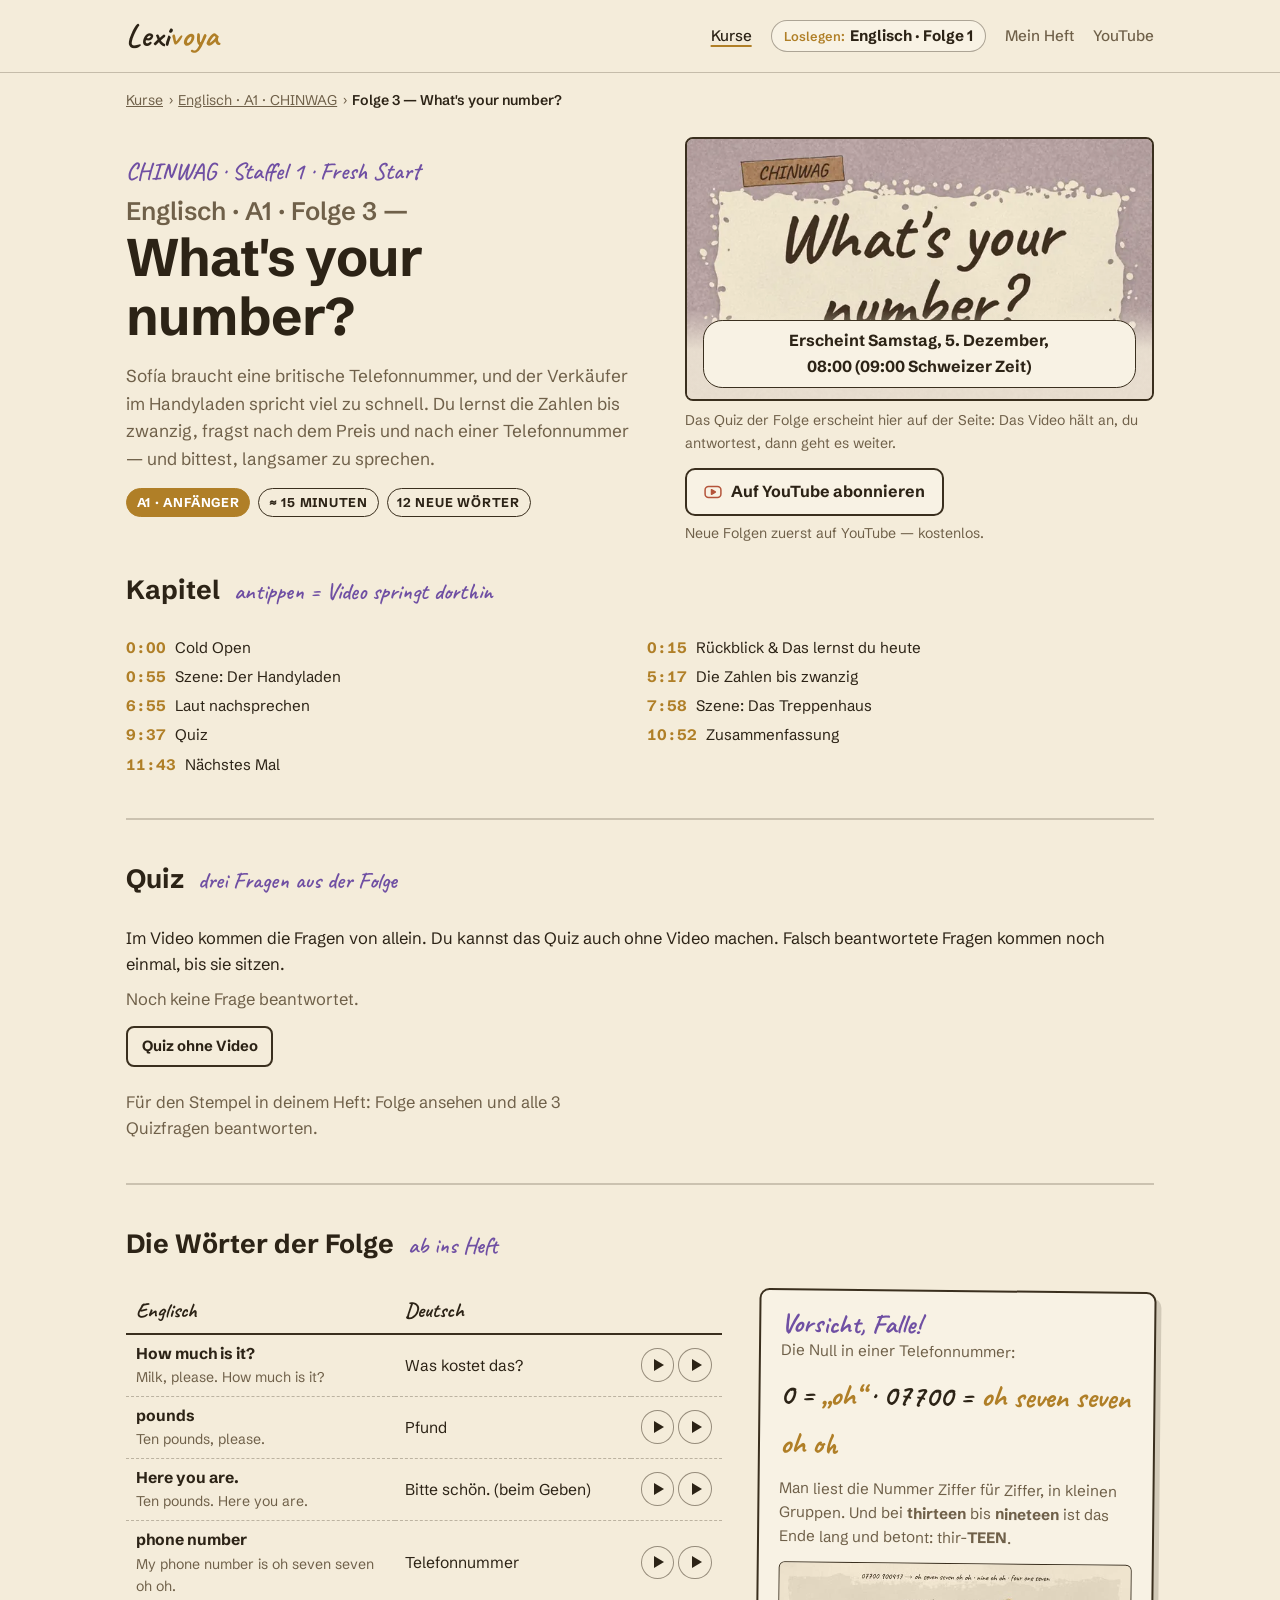
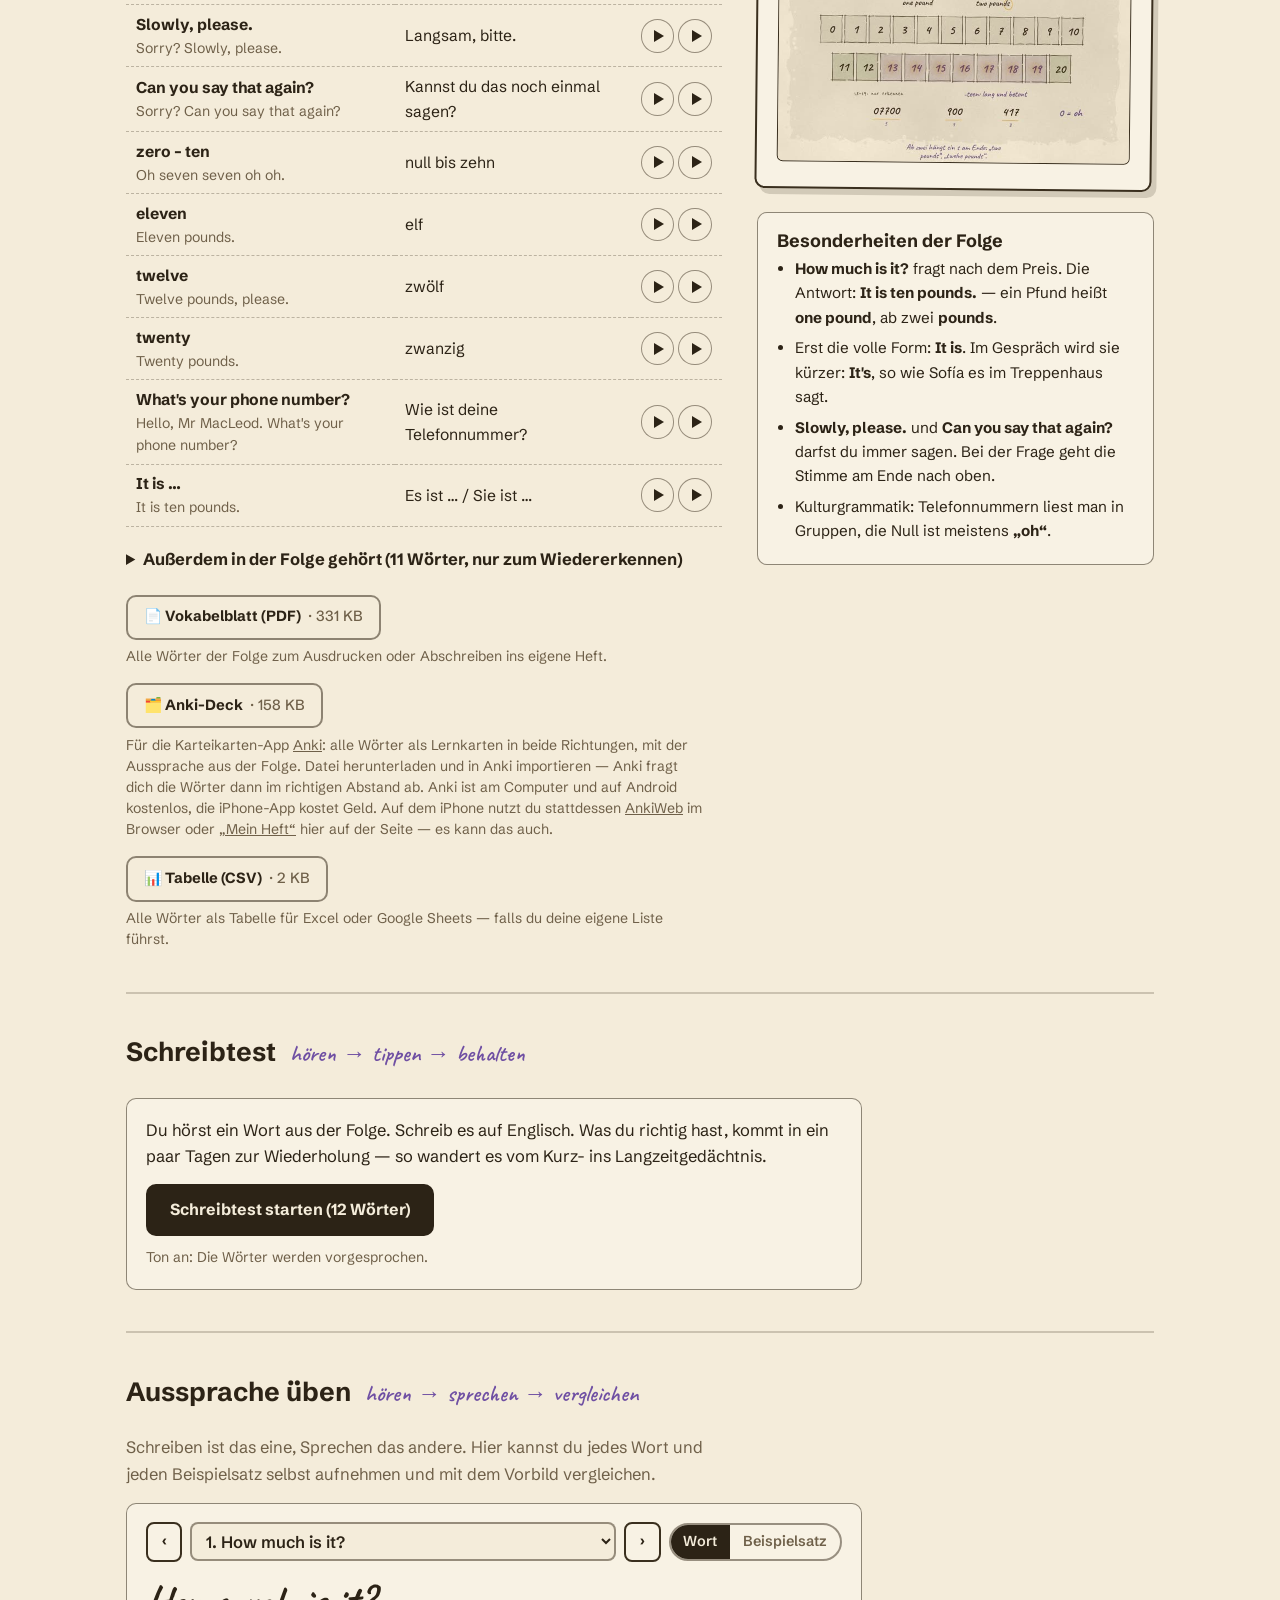
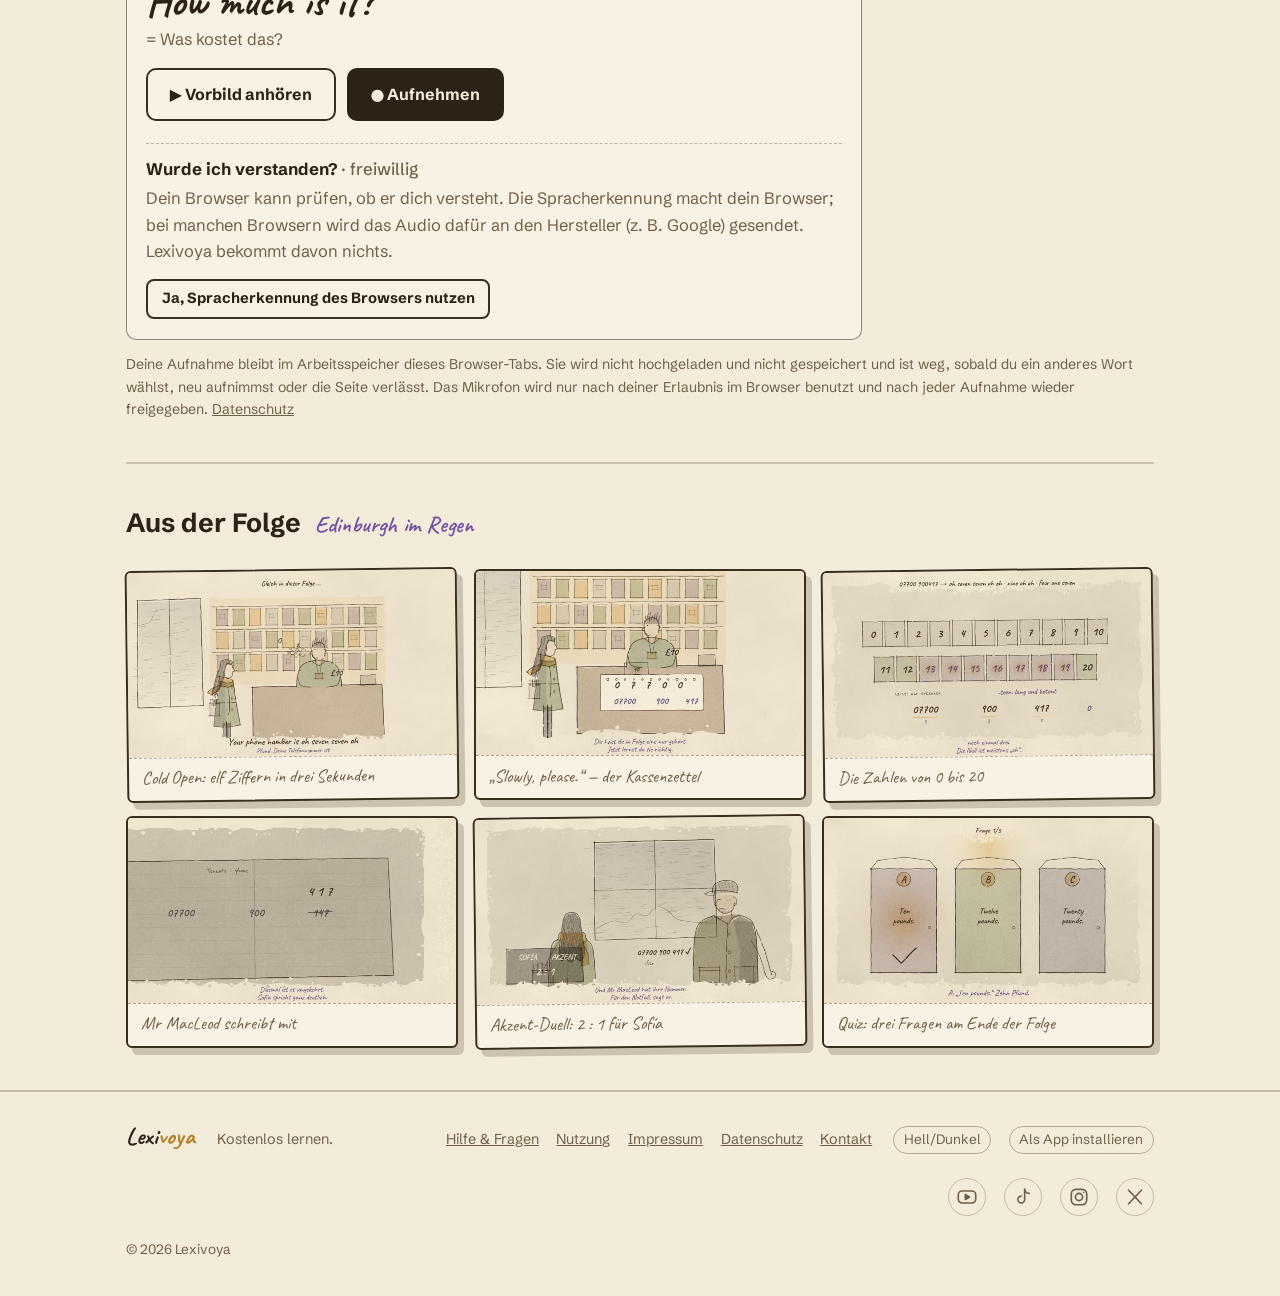
<file: chinwag/folge-3/index.html>
<!doctype html>
<html lang="de">
<head>
<meta charset="utf-8">
<meta name="viewport" content="width=device-width, initial-scale=1, viewport-fit=cover">
<title>Englisch · A1 · Folge 3 — What&#x27;s your number? · CHINWAG · Lexivoya</title>
<meta name="description" content="Lektion Englisch · A1 · Folge 3 — What&#x27;s your number? (CHINWAG): Video, Quiz, Wörter, Schreibtest und Downloads.">
<link rel="canonical" href="https://lexivoya.com/chinwag/folge-3/">
<meta name="color-scheme" content="light dark">
<meta name="theme-color" content="#f4ecda" media="(prefers-color-scheme: light)">
<meta name="theme-color" content="#211b10" media="(prefers-color-scheme: dark)">
<link rel="manifest" href="/manifest.webmanifest">
<link rel="icon" href="/favicon.ico" sizes="48x48">
<link rel="icon" href="/icons/favicon-32.png" sizes="32x32" type="image/png">
<link rel="icon" href="/icons/favicon-16.png" sizes="16x16" type="image/png">
<link rel="apple-touch-icon" href="/apple-touch-icon.png">
<meta name="msapplication-TileImage" content="/icons/icon-144.png">
<meta name="msapplication-TileColor" content="#211b10">
<meta name="apple-mobile-web-app-title" content="Lexivoya">
<meta name="apple-mobile-web-app-capable" content="yes">
<meta name="mobile-web-app-capable" content="yes">
<meta name="apple-mobile-web-app-status-bar-style" content="default">
<link rel="stylesheet" href="/css/vorlage.css?v=e524ae33d1">
<link rel="stylesheet" href="/css/lexivoya.css?v=e524ae33d1">
<script id="lexivoya-daten" type="application/json">{"kurse":[{"serie":"chinwag","name":"CHINWAG","sprache":"Englisch","richtung":"Deutsch → Englisch","niveau":"A1","staffel":"Staffel 1 · Fresh Start","folgen_geplant":8,"folgen":["A1-K01-S01","A1-K01-S02","A1-K01-S03","A1-K01-S04","A1-K01-S05","A1-K01-S06"],"plan":[{"nr":1,"id":"A1-K01-S01","titel":"Hello, Edinburgh","ab":"2026-11-28T08:00:00Z","thumb":"/bilder/chinwag-folge-1-thumb","url":"/chinwag/folge-1/","video":true},{"nr":2,"id":"A1-K01-S02","titel":"Where are you from?","ab":"2026-12-02T08:00:00Z","thumb":"/bilder/chinwag-folge-2-thumb","url":"/chinwag/folge-2/","video":true},{"nr":3,"id":"A1-K01-S03","titel":"What's your number?","ab":"2026-12-05T08:00:00Z","thumb":"/bilder/chinwag-folge-3-thumb","url":"/chinwag/folge-3/","video":true},{"nr":4,"id":"A1-K01-S04","titel":"What are you reading?","ab":"2026-12-09T08:00:00Z","thumb":"/bilder/chinwag-folge-4-thumb","url":"/chinwag/folge-4/","video":true},{"nr":5,"id":"A1-K01-S05","titel":"Monday to Sunday","ab":"2026-12-12T08:00:00Z","thumb":"/bilder/chinwag-folge-5-thumb","url":"/chinwag/folge-5/","video":true},{"nr":6,"id":"A1-K01-S06","titel":"Can I help you?","ab":"2026-12-16T08:00:00Z","thumb":"/bilder/chinwag-folge-6-thumb","url":"/chinwag/folge-6/","video":true}]}],"folgen":[{"id":"A1-K01-S01","kurs":"chinwag","nr":1,"titel":"Hello, Edinburgh","url":"/chinwag/folge-1/","dauer":918.8,"quiz":[{"id":"s08-02","t":744.71,"frage":"Es ist drei Uhr nachmittags. Du steigst in einen Bus. Wie grüßt du?","optionen":["Good morning.","Good afternoon.","Goodbye."],"richtig":1,"erklaerung":"„Good afternoon!“ Mit „goodbye“ wärst du schon wieder ausgestiegen, bevor der Bus losfährt."},{"id":"s08-04","t":770.0,"frage":"Jemand fragt dich: „How do you spell that?\" Was sollst du tun?","optionen":["Danke sagen.","Deinen Namen buchstabieren.","Eine Zahl nennen."],"richtig":1,"erklaerung":"buchstabieren. Und denk an die Falle: Das englische I klingt wie „ai“. Sonst heißt du am Ende Sophia."},{"id":"s08-06","t":796.85,"frage":"Mr MacLeod sagt: „Your key. Number seven.\" Welche Nummer hat Sofías Wohnung?","optionen":["Sechs.","Sieben.","Elf."],"richtig":1,"erklaerung":"sieben. „Seven.“ Im obersten Stock. Ohne Aufzug. Natürlich."}],"woerter":["hello","good-afternoon","please","sorry","thank-you","goodbye","good-morning","i-am","my-name-is","what-s-your-name","nice-to-meet-you","how-do-you-spell-that"]},{"id":"A1-K01-S02","kurs":"chinwag","nr":2,"titel":"Where are you from?","url":"/chinwag/folge-2/","dauer":750.5,"quiz":[{"id":"s08-02","t":595.66,"frage":"Jemand fragt dich: „Where are you from?“ Was passt?","optionen":["My name is Sofía.","I am from Spain.","Nice to meet you."],"richtig":1,"erklaerung":"„I am from Spain.“ Oder natürlich dein eigenes Land."},{"id":"s08-04","t":616.62,"frage":"Sofía kommt aus Spanien. Sie ist also …","optionen":["Spain.","Spanish.","Scottish."],"richtig":1,"erklaerung":"„Spanish.“ Mit großem S."},{"id":"s08-06","t":641.4,"frage":"Der Verkäufer fragt Sofía: „Are you Scottish?“ Was sagt sie?","optionen":["Yes, I am.","No, I'm not.","Fine day."],"richtig":1,"erklaerung":"„No, I'm not.“ Sofía ist Spanierin. Und „Fine day“ passt sowieso immer, nur nicht als Antwort."}],"woerter":["where-are-you-from","spain","i-am-from","and-you","scotland","are-you","no-i-m-not","spanish","scottish","germany","german","yes-i-am"]},{"id":"A1-K01-S03","kurs":"chinwag","nr":3,"titel":"What's your number?","url":"/chinwag/folge-3/","dauer":738.8,"quiz":[{"id":"s08-02","t":598.77,"frage":"Sofía fragt im Laden: „How much is it?“ Der Verkäufer sagt: „Ten pounds.“ Was kostet die SIM-Karte?","optionen":["Ten pounds.","Twelve pounds.","Twenty pounds."],"richtig":0,"erklaerung":"„Ten pounds.“ Zehn Pfund."},{"id":"s08-04","t":619.26,"frage":"Jemand spricht viel zu schnell. Was sagst du?","optionen":["Slowly, please.","Here you are.","Eleven."],"richtig":0,"erklaerung":"„Slowly, please.“ Oder: „Can you say that again?“"},{"id":"s08-06","t":641.0,"frage":"Wie sagt man die Null in einer Telefonnummer meistens?","optionen":["ten","oh","eleven"],"richtig":1,"erklaerung":"„oh“. Wie der Buchstabe O."}],"woerter":["how-much-is-it","pounds","here-you-are","phone-number","slowly-please","can-you-say-that-again","zero-ten","eleven","twelve","twenty","what-s-your-phone-number","it-is"]},{"id":"A1-K01-S04","kurs":"chinwag","nr":4,"titel":"What are you reading?","url":"/chinwag/folge-4/","dauer":695.2,"quiz":[{"id":"s08-02","t":548.11,"frage":"Morag fragt: „What are you reading?“ Was antwortest du?","optionen":["It is nine o'clock.","I am reading a book.","No, thank you."],"richtig":1,"erklaerung":"„I am reading a book.“ Ich lese ein Buch."},{"id":"s08-04","t":570.55,"frage":"Du willst wissen, wie spät es ist. Was fragst du?","optionen":["What's this?","What time is it?","What are you reading?"],"richtig":1,"erklaerung":"„What time is it?“ Und die Antwort: „It is nine o'clock.“"},{"id":"s08-06","t":593.08,"frage":"Morag bietet dir Tee an. Du möchtest keinen. Was sagst du?","optionen":["No, thank you.","No.","Yes, please."],"richtig":0,"erklaerung":"„No, thank you.“ In Schottland immer mit Dank."}],"woerter":["what-time-is-it","it-is-o-clock","what-are-you-reading","i-am-reading","book","tea","yes-please","this","that","what-s-this","it-is-a","no-thank-you"]},{"id":"A1-K01-S05","kurs":"chinwag","nr":5,"titel":"Monday to Sunday","url":"/chinwag/folge-5/","dauer":641.9,"quiz":[{"id":"s08-02","t":506.35,"frage":"Ein Buch heißt „Tea“. In welches Regal kommt es?","optionen":["Shelf P.","Shelf T.","Shelf D."],"richtig":1,"erklaerung":"„Shelf T.“ Denn „tea“ fängt mit „T“ an."},{"id":"s08-04","t":531.8,"frage":"An welchem Tag ist der Buchladen zu?","optionen":["Sunday. Closed.","Monday. Closed.","Sunday. Open."],"richtig":0,"erklaerung":"„Sunday. Closed.“ Am Sonntag ist der Laden zu."},{"id":"s08-06","t":555.76,"frage":"Heute ist „Tuesday“. Welcher Tag ist „tomorrow“, also morgen?","optionen":["Monday.","Thursday.","Wednesday."],"richtig":2,"erklaerung":"„Wednesday.“ Nach Dienstag kommt Mittwoch."}],"woerter":["monday","tuesday","wednesday","thursday","friday","saturday","sunday","closed","b-c-d-g-p-t","today","tomorrow","see-you-on"]},{"id":"A1-K01-S06","kurs":"chinwag","nr":6,"titel":"Can I help you?","url":"/chinwag/folge-6/","dauer":768.2,"quiz":[{"id":"s08-02","t":616.41,"frage":"Ein Kunde kommt in den Laden. Was sagst du zuerst?","optionen":["Anything else?","Can I help you?","That is all."],"richtig":1,"erklaerung":"„Can I help you?“ Damit bietest du Hilfe an."},{"id":"s08-04","t":641.26,"frage":"Hör genau hin. Wie schreibt man den Namen des Kunden?","optionen":["F, L, I, M, I, N, G.","F, L, A, M, I, N, G.","F, L, E, M, I, N, G."],"richtig":2,"erklaerung":"„F, L, E, M, I, N, G.“ Das englische E klingt wie unser I."},{"id":"s08-06","t":666.72,"frage":"Ein Kunde sucht ein Buch, aber ihr habt es nicht. Was sagst du höflich?","optionen":["It is over there.","Sorry, we do not have it.","Of course."],"richtig":1,"erklaerung":"„Sorry, we do not have it.“ Das ist ein höfliches Nein."}],"woerter":["can-i-help-you","i-am-looking-for","just-a-moment","it-is-over-there","upstairs","anything-else","sorry-we-do-not-have-it","can-you-spell-that-please","of-course","f-l-m-n-s","double","that-is-all"]}],"woerter":{"hello":{"en":"hello","de":"hallo","beispiel":"Hello, Edinburgh!","audio":"/audio/a1-k01-s01/hello.mp3","beispiel_audio":"/audio/a1-k01-s01/hello-beispiel.mp3"},"good-afternoon":{"en":"good afternoon","de":"guten Tag (nachmittags)","beispiel":"Good afternoon, Sofía!","audio":"/audio/a1-k01-s01/good-afternoon.mp3","beispiel_audio":"/audio/a1-k01-s01/good-afternoon-beispiel.mp3"},"please":{"en":"please","de":"bitte","beispiel":"Edinburgh, please.","audio":"/audio/a1-k01-s01/please.mp3","beispiel_audio":"/audio/a1-k01-s01/please-beispiel.mp3"},"sorry":{"en":"Sorry?","de":"Wie bitte?","beispiel":"Sorry? Cockburn Street?","audio":"/audio/a1-k01-s01/sorry.mp3","beispiel_audio":"/audio/a1-k01-s01/sorry-beispiel.mp3"},"thank-you":{"en":"thank you","de":"danke","beispiel":"Thank you, Mr MacLeod!","audio":"/audio/a1-k01-s01/thank-you.mp3","beispiel_audio":"/audio/a1-k01-s01/thank-you-beispiel.mp3"},"goodbye":{"en":"goodbye","de":"auf Wiedersehen","beispiel":"Goodbye, Mr MacLeod!","audio":"/audio/a1-k01-s01/goodbye.mp3","beispiel_audio":"/audio/a1-k01-s01/goodbye-beispiel.mp3"},"good-morning":{"en":"good morning","de":"guten Morgen","beispiel":"Good morning, Mr MacLeod!","audio":"/audio/a1-k01-s01/good-morning.mp3","beispiel_audio":"/audio/a1-k01-s01/good-morning-beispiel.mp3"},"i-am":{"en":"I am","de":"ich bin","beispiel":"I am Sofía.","audio":"/audio/a1-k01-s01/i-am.mp3","beispiel_audio":"/audio/a1-k01-s01/i-am-beispiel.mp3"},"my-name-is":{"en":"My name is …","de":"mein Name ist …","beispiel":"My name is Sofía Marín.","audio":"/audio/a1-k01-s01/my-name-is.mp3","beispiel_audio":"/audio/a1-k01-s01/my-name-is-beispiel.mp3"},"what-s-your-name":{"en":"What's your name?","de":"Wie heißt du? / Wie heißen Sie?","beispiel":"Hello! What's your name?","audio":"/audio/a1-k01-s01/what-s-your-name.mp3","beispiel_audio":"/audio/a1-k01-s01/what-s-your-name-beispiel.mp3"},"nice-to-meet-you":{"en":"Nice to meet you.","de":"Freut mich.","beispiel":"Hello, I'm Sofía. Nice to meet you.","audio":"/audio/a1-k01-s01/nice-to-meet-you.mp3","beispiel_audio":"/audio/a1-k01-s01/nice-to-meet-you-beispiel.mp3"},"how-do-you-spell-that":{"en":"How do you spell that?","de":"Wie schreibt man das?","beispiel":"Cockburn Street? How do you spell that?","audio":"/audio/a1-k01-s01/how-do-you-spell-that.mp3","beispiel_audio":"/audio/a1-k01-s01/how-do-you-spell-that-beispiel.mp3"},"where-are-you-from":{"en":"Where are you from?","de":"Woher kommst du? / Woher kommen Sie?","beispiel":"Hello! Where are you from?","audio":"/audio/a1-k01-s02/where-are-you-from.mp3","beispiel_audio":"/audio/a1-k01-s02/where-are-you-from-beispiel.mp3"},"spain":{"en":"Spain","de":"Spanien","beispiel":"Valencia, Spain.","audio":"/audio/a1-k01-s02/spain.mp3","beispiel_audio":"/audio/a1-k01-s02/spain-beispiel.mp3"},"i-am-from":{"en":"I am from …","de":"ich komme aus …","beispiel":"Hello, I am Sofía. I am from Spain.","audio":"/audio/a1-k01-s02/i-am-from.mp3","beispiel_audio":"/audio/a1-k01-s02/i-am-from-beispiel.mp3"},"and-you":{"en":"And you?","de":"Und du? / Und Sie?","beispiel":"I'm from Spain. And you?","audio":"/audio/a1-k01-s02/and-you.mp3","beispiel_audio":"/audio/a1-k01-s02/and-you-beispiel.mp3"},"scotland":{"en":"Scotland","de":"Schottland","beispiel":"Hello, Scotland!","audio":"/audio/a1-k01-s02/scotland.mp3","beispiel_audio":"/audio/a1-k01-s02/scotland-beispiel.mp3"},"are-you":{"en":"Are you …?","de":"Bist du …? / Sind Sie …?","beispiel":"Hello! Are you Sofía?","audio":"/audio/a1-k01-s02/are-you.mp3","beispiel_audio":"/audio/a1-k01-s02/are-you-beispiel.mp3"},"no-i-m-not":{"en":"No, I'm not.","de":"Nein, bin ich nicht.","beispiel":"Are you a student? No, I'm not.","audio":"/audio/a1-k01-s02/no-i-m-not.mp3","beispiel_audio":"/audio/a1-k01-s02/no-i-m-not-beispiel.mp3"},"spanish":{"en":"Spanish","de":"spanisch / Spanier, Spanierin","beispiel":"Sofía is Spanish.","audio":"/audio/a1-k01-s02/spanish.mp3","beispiel_audio":"/audio/a1-k01-s02/spanish-beispiel.mp3"},"scottish":{"en":"Scottish","de":"schottisch / Schotte, Schottin","beispiel":"Mr MacLeod is Scottish.","audio":"/audio/a1-k01-s02/scottish.mp3","beispiel_audio":"/audio/a1-k01-s02/scottish-beispiel.mp3"},"germany":{"en":"Germany","de":"Deutschland","beispiel":"I'm from Germany.","audio":"/audio/a1-k01-s02/germany.mp3","beispiel_audio":"/audio/a1-k01-s02/germany-beispiel.mp3"},"german":{"en":"German","de":"deutsch / Deutsche, Deutscher","beispiel":"Are you German?","audio":"/audio/a1-k01-s02/german.mp3","beispiel_audio":"/audio/a1-k01-s02/german-beispiel.mp3"},"yes-i-am":{"en":"Yes, I am.","de":"Ja, bin ich.","beispiel":"Are you Spanish? Yes, I am.","audio":"/audio/a1-k01-s02/yes-i-am.mp3","beispiel_audio":"/audio/a1-k01-s02/yes-i-am-beispiel.mp3"},"how-much-is-it":{"en":"How much is it?","de":"Was kostet das?","beispiel":"Milk, please. How much is it?","audio":"/audio/a1-k01-s03/how-much-is-it.mp3","beispiel_audio":"/audio/a1-k01-s03/how-much-is-it-beispiel.mp3"},"pounds":{"en":"pounds","de":"Pfund","beispiel":"Ten pounds, please.","audio":"/audio/a1-k01-s03/pounds.mp3","beispiel_audio":"/audio/a1-k01-s03/pounds-beispiel.mp3"},"here-you-are":{"en":"Here you are.","de":"Bitte schön. (beim Geben)","beispiel":"Ten pounds. Here you are.","audio":"/audio/a1-k01-s03/here-you-are.mp3","beispiel_audio":"/audio/a1-k01-s03/here-you-are-beispiel.mp3"},"phone-number":{"en":"phone number","de":"Telefonnummer","beispiel":"My phone number is oh seven seven oh oh.","audio":"/audio/a1-k01-s03/phone-number.mp3","beispiel_audio":"/audio/a1-k01-s03/phone-number-beispiel.mp3"},"slowly-please":{"en":"Slowly, please.","de":"Langsam, bitte.","beispiel":"Sorry? Slowly, please.","audio":"/audio/a1-k01-s03/slowly-please.mp3","beispiel_audio":"/audio/a1-k01-s03/slowly-please-beispiel.mp3"},"can-you-say-that-again":{"en":"Can you say that again?","de":"Kannst du das noch einmal sagen?","beispiel":"Sorry? Can you say that again?","audio":"/audio/a1-k01-s03/can-you-say-that-again.mp3","beispiel_audio":"/audio/a1-k01-s03/can-you-say-that-again-beispiel.mp3","melodie":{"wort":"steigend","satz":"steigend"}},"zero-ten":{"en":"zero – ten","de":"null bis zehn","beispiel":"Oh seven seven oh oh.","audio":"/audio/a1-k01-s03/zero-ten.mp3","beispiel_audio":"/audio/a1-k01-s03/zero-ten-beispiel.mp3"},"eleven":{"en":"eleven","de":"elf","beispiel":"Eleven pounds.","audio":"/audio/a1-k01-s03/eleven.mp3","beispiel_audio":"/audio/a1-k01-s03/eleven-beispiel.mp3"},"twelve":{"en":"twelve","de":"zwölf","beispiel":"Twelve pounds, please.","audio":"/audio/a1-k01-s03/twelve.mp3","beispiel_audio":"/audio/a1-k01-s03/twelve-beispiel.mp3"},"twenty":{"en":"twenty","de":"zwanzig","beispiel":"Twenty pounds.","audio":"/audio/a1-k01-s03/twenty.mp3","beispiel_audio":"/audio/a1-k01-s03/twenty-beispiel.mp3"},"what-s-your-phone-number":{"en":"What's your phone number?","de":"Wie ist deine Telefonnummer?","beispiel":"Hello, Mr MacLeod. What's your phone number?","audio":"/audio/a1-k01-s03/what-s-your-phone-number.mp3","beispiel_audio":"/audio/a1-k01-s03/what-s-your-phone-number-beispiel.mp3"},"it-is":{"en":"It is …","de":"Es ist … / Sie ist …","beispiel":"It is ten pounds.","audio":"/audio/a1-k01-s03/it-is.mp3","beispiel_audio":"/audio/a1-k01-s03/it-is-beispiel.mp3"},"what-time-is-it":{"en":"What time is it?","de":"Wie spät ist es?","beispiel":"Hello, Mr MacLeod. What time is it?","audio":"/audio/a1-k01-s04/what-time-is-it.mp3","beispiel_audio":"/audio/a1-k01-s04/what-time-is-it-beispiel.mp3"},"it-is-o-clock":{"en":"It is … o'clock.","de":"Es ist … Uhr.","beispiel":"It is ten o'clock.","audio":"/audio/a1-k01-s04/it-is-o-clock.mp3","beispiel_audio":"/audio/a1-k01-s04/it-is-o-clock-beispiel.mp3"},"what-are-you-reading":{"en":"What are you reading?","de":"Was liest du?","beispiel":"Hello, Sofía. What are you reading?","audio":"/audio/a1-k01-s04/what-are-you-reading.mp3","beispiel_audio":"/audio/a1-k01-s04/what-are-you-reading-beispiel.mp3"},"i-am-reading":{"en":"I am reading …","de":"Ich lese …","beispiel":"I am reading a book.","audio":"/audio/a1-k01-s04/i-am-reading.mp3","beispiel_audio":"/audio/a1-k01-s04/i-am-reading-beispiel.mp3"},"book":{"en":"book","de":"Buch","beispiel":"I am reading a book.","audio":"/audio/a1-k01-s04/book.mp3","beispiel_audio":"/audio/a1-k01-s04/book-beispiel.mp3"},"tea":{"en":"tea","de":"Tee","beispiel":"Tea, please.","audio":"/audio/a1-k01-s04/tea.mp3","beispiel_audio":"/audio/a1-k01-s04/tea-beispiel.mp3"},"yes-please":{"en":"Yes, please.","de":"Ja, bitte.","beispiel":"Tea? Yes, please.","audio":"/audio/a1-k01-s04/yes-please.mp3","beispiel_audio":"/audio/a1-k01-s04/yes-please-beispiel.mp3"},"this":{"en":"this","de":"das (hier), dies","beispiel":"This is my book.","audio":"/audio/a1-k01-s04/this.mp3","beispiel_audio":"/audio/a1-k01-s04/this-beispiel.mp3"},"that":{"en":"that","de":"das (dort)","beispiel":"That is the shop.","audio":"/audio/a1-k01-s04/that.mp3","beispiel_audio":"/audio/a1-k01-s04/that-beispiel.mp3"},"what-s-this":{"en":"What's this?","de":"Was ist das?","beispiel":"Sorry. What's this?","audio":"/audio/a1-k01-s04/what-s-this.mp3","beispiel_audio":"/audio/a1-k01-s04/what-s-this-beispiel.mp3"},"it-is-a":{"en":"It is a …","de":"Es ist ein … / eine …","beispiel":"It is a book.","audio":"/audio/a1-k01-s04/it-is-a.mp3","beispiel_audio":"/audio/a1-k01-s04/it-is-a-beispiel.mp3"},"no-thank-you":{"en":"No, thank you.","de":"Nein, danke.","beispiel":"Tea? No, thank you.","audio":"/audio/a1-k01-s04/no-thank-you.mp3","beispiel_audio":"/audio/a1-k01-s04/no-thank-you-beispiel.mp3"},"monday":{"en":"Monday","de":"Montag","beispiel":"Monday, nine o'clock.","audio":"/audio/a1-k01-s05/monday.mp3","beispiel_audio":"/audio/a1-k01-s05/monday-beispiel.mp3"},"tuesday":{"en":"Tuesday","de":"Dienstag","beispiel":"Hello, Morag. It is Tuesday.","audio":"/audio/a1-k01-s05/tuesday.mp3","beispiel_audio":"/audio/a1-k01-s05/tuesday-beispiel.mp3"},"wednesday":{"en":"Wednesday","de":"Mittwoch","beispiel":"It is Wednesday. Fine day!","audio":"/audio/a1-k01-s05/wednesday.mp3","beispiel_audio":"/audio/a1-k01-s05/wednesday-beispiel.mp3"},"thursday":{"en":"Thursday","de":"Donnerstag","beispiel":"Thursday, ten o'clock.","audio":"/audio/a1-k01-s05/thursday.mp3","beispiel_audio":"/audio/a1-k01-s05/thursday-beispiel.mp3"},"friday":{"en":"Friday","de":"Freitag","beispiel":"It is Friday. Tea, please.","audio":"/audio/a1-k01-s05/friday.mp3","beispiel_audio":"/audio/a1-k01-s05/friday-beispiel.mp3"},"saturday":{"en":"Saturday","de":"Samstag","beispiel":"It is Saturday, Sofía.","audio":"/audio/a1-k01-s05/saturday.mp3","beispiel_audio":"/audio/a1-k01-s05/saturday-beispiel.mp3"},"sunday":{"en":"Sunday","de":"Sonntag","beispiel":"It is Sunday.","audio":"/audio/a1-k01-s05/sunday.mp3","beispiel_audio":"/audio/a1-k01-s05/sunday-beispiel.mp3"},"closed":{"en":"closed","de":"geschlossen, zu","beispiel":"Sunday. The shop is closed.","audio":"/audio/a1-k01-s05/closed.mp3","beispiel_audio":"/audio/a1-k01-s05/closed-beispiel.mp3"},"b-c-d-g-p-t":{"en":"B – C – D – G – P – T","de":"die Buchstaben B, C, D, G, P, T","beispiel":"Shelf B. Shelf D.","audio":"/audio/a1-k01-s05/b-c-d-g-p-t.mp3","beispiel_audio":"/audio/a1-k01-s05/b-c-d-g-p-t-beispiel.mp3"},"today":{"en":"today","de":"heute","beispiel":"Today is Saturday.","audio":"/audio/a1-k01-s05/today.mp3","beispiel_audio":"/audio/a1-k01-s05/today-beispiel.mp3"},"tomorrow":{"en":"tomorrow","de":"morgen","beispiel":"Tomorrow is Monday.","audio":"/audio/a1-k01-s05/tomorrow.mp3","beispiel_audio":"/audio/a1-k01-s05/tomorrow-beispiel.mp3"},"see-you-on":{"en":"See you on …","de":"Bis … / Wir sehen uns am …","beispiel":"See you on Friday, Morag.","audio":"/audio/a1-k01-s05/see-you-on.mp3","beispiel_audio":"/audio/a1-k01-s05/see-you-on-beispiel.mp3"},"can-i-help-you":{"en":"Can I help you?","de":"Kann ich Ihnen helfen?","beispiel":"Good morning. Can I help you?","audio":"/audio/a1-k01-s06/can-i-help-you.mp3","beispiel_audio":"/audio/a1-k01-s06/can-i-help-you-beispiel.mp3","melodie":{"wort":"steigend","satz":"steigend"}},"i-am-looking-for":{"en":"I am looking for …","de":"Ich suche …","beispiel":"I am looking for Morag.","audio":"/audio/a1-k01-s06/i-am-looking-for.mp3","beispiel_audio":"/audio/a1-k01-s06/i-am-looking-for-beispiel.mp3"},"just-a-moment":{"en":"Just a moment.","de":"Einen Moment.","beispiel":"Tea? Just a moment.","audio":"/audio/a1-k01-s06/just-a-moment.mp3","beispiel_audio":"/audio/a1-k01-s06/just-a-moment-beispiel.mp3"},"it-is-over-there":{"en":"It is over there.","de":"Es ist dort drüben.","beispiel":"The ladder? It is over there.","audio":"/audio/a1-k01-s06/it-is-over-there.mp3","beispiel_audio":"/audio/a1-k01-s06/it-is-over-there-beispiel.mp3"},"upstairs":{"en":"upstairs","de":"oben, eine Treppe höher","beispiel":"Morag is upstairs.","audio":"/audio/a1-k01-s06/upstairs.mp3","beispiel_audio":"/audio/a1-k01-s06/upstairs-beispiel.mp3"},"anything-else":{"en":"Anything else?","de":"Sonst noch etwas?","beispiel":"Here you are. Anything else?","audio":"/audio/a1-k01-s06/anything-else.mp3","beispiel_audio":"/audio/a1-k01-s06/anything-else-beispiel.mp3","melodie":{"wort":"steigend","satz":"steigend"}},"sorry-we-do-not-have-it":{"en":"Sorry, we do not have it.","de":"Tut mir leid, das haben wir nicht.","beispiel":"Milk? Sorry, we do not have it.","audio":"/audio/a1-k01-s06/sorry-we-do-not-have-it.mp3","beispiel_audio":"/audio/a1-k01-s06/sorry-we-do-not-have-it-beispiel.mp3"},"can-you-spell-that-please":{"en":"Can you spell that, please?","de":"Können Sie das bitte buchstabieren?","beispiel":"Sorry? Can you spell that, please?","audio":"/audio/a1-k01-s06/can-you-spell-that-please.mp3","beispiel_audio":"/audio/a1-k01-s06/can-you-spell-that-please-beispiel.mp3","melodie":{"wort":"steigend","satz":"steigend"}},"of-course":{"en":"Of course.","de":"Natürlich. / Klar.","beispiel":"Milk? Yes, of course.","audio":"/audio/a1-k01-s06/of-course.mp3","beispiel_audio":"/audio/a1-k01-s06/of-course-beispiel.mp3"},"f-l-m-n-s":{"en":"F – L – M – N – S","de":"die Buchstaben F, L, M, N, S","beispiel":"Fleming. F, L, E, M, I, N, G.","audio":"/audio/a1-k01-s06/f-l-m-n-s.mp3","beispiel_audio":"/audio/a1-k01-s06/f-l-m-n-s-beispiel.mp3"},"double":{"en":"double","de":"doppelt","beispiel":"Mill. M, I, double L.","audio":"/audio/a1-k01-s06/double.mp3","beispiel_audio":"/audio/a1-k01-s06/double-beispiel.mp3"},"that-is-all":{"en":"That is all.","de":"Das ist alles.","beispiel":"Tea, please. That is all.","audio":"/audio/a1-k01-s06/that-is-all.mp3","beispiel_audio":"/audio/a1-k01-s06/that-is-all-beispiel.mp3"}},"kompetenzen":[{"ziel":"Auf Englisch grüßen und dich verabschieden — passend zur Tageszeit","kannst":"Du kannst auf Englisch grüßen und dich verabschieden — passend zur Tageszeit.","woerter":["hello","good-morning","good-afternoon","goodbye"],"kurs":"chinwag","folge":"A1-K01-S01"},{"ziel":"Dich auf Englisch vorstellen","kannst":"Du kannst dich auf Englisch vorstellen.","woerter":["i-am","my-name-is","nice-to-meet-you"],"kurs":"chinwag","folge":"A1-K01-S01"},{"ziel":"Nach einem Namen fragen und um Buchstabieren bitten","kannst":"Du kannst nach einem Namen fragen und darum bitten, ihn zu buchstabieren.","woerter":["what-s-your-name","how-do-you-spell-that"],"kurs":"chinwag","folge":"A1-K01-S01"},{"ziel":"Höflich bitten, danken und nachfragen","kannst":"Du kannst höflich bitten, danken und nachfragen, wenn du etwas nicht verstanden hast.","woerter":["please","thank-you","sorry"],"kurs":"chinwag","folge":"A1-K01-S01"},{"ziel":"Sagen, woher du kommst, und danach fragen","kannst":"Du kannst sagen, woher du kommst, danach fragen und die Frage zurückgeben.","woerter":["where-are-you-from","i-am-from","and-you"],"kurs":"chinwag","folge":"A1-K01-S02"},{"ziel":"Drei Länder auf Englisch nennen","kannst":"Du kannst Spanien, Schottland und Deutschland auf Englisch nennen.","woerter":["spain","scotland","germany"],"kurs":"chinwag","folge":"A1-K01-S02"},{"ziel":"Die passende Nationalität sagen","kannst":"Du kannst die passende Nationalität sagen und weißt, dass man sie im Englischen groß schreibt.","woerter":["spanish","scottish","german"],"kurs":"chinwag","folge":"A1-K01-S02"},{"ziel":"Mit Ja oder Nein kurz antworten","kannst":"Du kannst mit „Are you …?“ nachfragen und kurz mit Ja oder Nein antworten.","woerter":["are-you","yes-i-am","no-i-m-not"],"kurs":"chinwag","folge":"A1-K01-S02"},{"ziel":"Die Zahlen von 0 bis 20 verstehen und sagen","kannst":"Du kannst die Zahlen von null bis zwanzig verstehen und bis zwölf sagen.","woerter":["zero-ten","eleven","twelve","twenty"],"kurs":"chinwag","folge":"A1-K01-S03"},{"ziel":"Nach dem Preis fragen und bezahlen","kannst":"Du kannst nach dem Preis fragen, einen Preis in Pfund verstehen und etwas überreichen.","woerter":["how-much-is-it","pounds","here-you-are"],"kurs":"chinwag","folge":"A1-K01-S03"},{"ziel":"Eine Telefonnummer erfragen und nennen","kannst":"Du kannst nach einer Telefonnummer fragen und deine eigene nennen.","woerter":["phone-number","what-s-your-phone-number","it-is"],"kurs":"chinwag","folge":"A1-K01-S03"},{"ziel":"Um langsames Sprechen und Wiederholung bitten","kannst":"Du kannst bitten, langsamer zu sprechen oder etwas zu wiederholen.","woerter":["slowly-please","can-you-say-that-again"],"kurs":"chinwag","folge":"A1-K01-S03"},{"ziel":"Nach der Uhrzeit fragen und sie sagen","kannst":"Du kannst fragen, wie spät es ist, und die volle Stunde sagen.","woerter":["what-time-is-it","it-is-o-clock"],"kurs":"chinwag","folge":"A1-K01-S04"},{"ziel":"Sagen, was man liest","kannst":"Du kannst fragen, was jemand liest, und sagen, was du selbst liest.","woerter":["what-are-you-reading","i-am-reading","book"],"kurs":"chinwag","folge":"A1-K01-S04"},{"ziel":"Nach Dingen fragen und sie benennen","kannst":"Du kannst nach einem Ding fragen und es benennen, nah mit „this“, fern mit „that“.","woerter":["what-s-this","it-is-a","this","that"],"kurs":"chinwag","folge":"A1-K01-S04"},{"ziel":"Etwas annehmen oder höflich ablehnen","kannst":"Du kannst Tee annehmen oder höflich ablehnen.","woerter":["tea","yes-please","no-thank-you"],"kurs":"chinwag","folge":"A1-K01-S04"},{"ziel":"Die Wochentage verstehen und sagen","kannst":"Du kannst alle sieben Wochentage verstehen und sagen.","woerter":["monday","tuesday","wednesday","thursday","friday","saturday","sunday"],"kurs":"chinwag","folge":"A1-K01-S05"},{"ziel":"Heute und morgen sagen","kannst":"Du kannst sagen, welcher Tag heute ist und welcher morgen ist.","woerter":["today","tomorrow"],"kurs":"chinwag","folge":"A1-K01-S05"},{"ziel":"Sich verabschieden und sagen, wann ein Laden zu ist","kannst":"Du kannst dich mit „See you on …“ verabschieden und sagen, dass ein Laden zu ist.","woerter":["see-you-on","closed"],"kurs":"chinwag","folge":"A1-K01-S05"},{"ziel":"Die Buchstaben B C D G P T","kannst":"Du kannst die Buchstaben B, C, D, G, P und T hören und sagen.","woerter":["b-c-d-g-p-t"],"kurs":"chinwag","folge":"A1-K01-S05"},{"ziel":"Im Laden Hilfe anbieten","kannst":"Du kannst im Laden Hilfe anbieten und fragen, ob noch etwas fehlt.","woerter":["can-i-help-you","just-a-moment","anything-else","that-is-all"],"kurs":"chinwag","folge":"A1-K01-S06"},{"ziel":"Sagen, was du suchst und wo etwas ist","kannst":"Du kannst sagen, was du suchst, und zeigen, wo etwas ist.","woerter":["i-am-looking-for","it-is-over-there","upstairs"],"kurs":"chinwag","folge":"A1-K01-S06"},{"ziel":"Höflich Nein sagen","kannst":"Du kannst höflich sagen, dass etwas fehlt, und „natürlich“ sagen.","woerter":["sorry-we-do-not-have-it","of-course"],"kurs":"chinwag","folge":"A1-K01-S06"},{"ziel":"Buchstabieren lassen: F L M N S und double","kannst":"Du kannst um Buchstabieren bitten und F, L, M, N, S und „double“ hören und sagen.","woerter":["can-you-spell-that-please","f-l-m-n-s","double"],"kurs":"chinwag","folge":"A1-K01-S06"}]}</script>
<script src="/js/lernstand.js?v=e524ae33d1"></script>
</head>
<body data-folge="A1-K01-S03">
<header><div class="wrap nav">
  <a class="wordmark" href="/" aria-label="Lexivoya — zur Startseite">Lexi<span>voya</span></a>
  <nav aria-label="Hauptnavigation">
    <a href="/kurse/" aria-current="true">Kurse</a>
    <a class="weiter" href="/kurse/#chinwag" title="Englisch · A1 · CHINWAG" data-weiter><small>Loslegen:</small> <span>Englisch</span></a>
    <a href="/heft/">Mein Heft</a>
    <a href="https://www.youtube.com/@Lexivoya" target="_blank" rel="noopener">YouTube</a>
  </nav>
</div></header>
<nav class="brotkrumen wrap" aria-label="Du bist hier"><a href="/kurse/">Kurse</a> <span aria-hidden="true">›</span> <a href="/kurse/#chinwag">Englisch · A1 · CHINWAG</a> <span aria-hidden="true">›</span> <span aria-current="page">Folge 3 — What&#x27;s your number?</span></nav>
<main id="top">
<div class="wrap">

<section class="hero" style="padding-bottom:1.2rem">
  <div>
    <p class="kicker">CHINWAG · Staffel 1 · Fresh Start</p>
    <h1><span class="h-kontext">Englisch · A1 · Folge 3 —</span> What&#x27;s your number?</h1>
    <p class="lede">Sofía braucht eine britische Telefonnummer, und der Verkäufer im Handyladen spricht viel zu schnell. Du lernst die Zahlen bis zwanzig, fragst nach dem Preis und nach einer Telefonnummer — und bittest, langsamer zu sprechen.</p>
    <div class="meta-row" style="margin-top:1rem">
      <span class="chip acc">A1 · Anfänger</span><span class="chip">≈ 15 Minuten</span><span class="chip">12 neue Wörter</span>
    </div>
  </div>
  <div>
    <div class="player" id="player" data-youtube="229vooKjfrg">
      <picture><source type="image/webp" srcset="/bilder/chinwag-folge-3-thumb-640.webp 640w, /bilder/chinwag-folge-3-thumb-1280.webp 1280w" sizes="(max-width:820px) 100vw, 520px"><img src="/bilder/chinwag-folge-3-thumb-1280.jpg" srcset="/bilder/chinwag-folge-3-thumb-640.jpg 640w, /bilder/chinwag-folge-3-thumb-1280.jpg 1280w" sizes="(max-width:820px) 100vw, 520px" alt="Thumbnail: Englisch · A1 · Folge 3 — What&#x27;s your number?" width="1280" height="720" decoding="async"></picture>
      <p class="erscheint" data-folge-bis="A1-K01-S03"><span class="knopf-aus">Erscheint <time class="termin" datetime="2026-12-05T08:00:00Z">Samstag, 5. Dezember, 09:00 (Schweizer Zeit)</time></span></p>
      <button class="laden" type="button" data-folge-ab="A1-K01-S03" hidden>
        <span class="knopf">Video abspielen</span>
        <small>Beim Abspielen lädt das Video von YouTube (youtube-nocookie.com). Erst dann gehen Daten an Google. <a href="/datenschutz/">Datenschutz</a></small>
      </button>
    </div>
    <p class="hinweis" style="margin-top:.5rem">Das Quiz der Folge erscheint hier auf der Seite: Das Video hält an, du antwortest, dann geht es weiter.</p>
    <div class="abo">
      <a class="btn btn-abo" href="https://www.youtube.com/@Lexivoya?sub_confirmation=1" target="_blank" rel="noopener"><svg viewBox="0 0 24 24" width="20" height="20" fill="none" stroke="currentColor" stroke-width="1.8" stroke-linecap="round" stroke-linejoin="round" aria-hidden="true" focusable="false"><rect x="2.5" y="5.5" width="19" height="13" rx="4.2"/><path d="M10.2 9.3v5.4l4.6-2.7z" fill="currentColor"/></svg>Auf YouTube abonnieren</a>
      <p class="hinweis">Neue Folgen zuerst auf YouTube — kostenlos.</p>
    </div>
  </div>
</section>

<p class="hinweis" id="speicher-hinweis" hidden>Dein Browser lässt gerade keinen Speicher zu (z. B. privates Fenster). Üben geht trotzdem — dein Fortschritt wird aber nicht gespeichert.</p>

<section id="kapitel" style="padding-top:.6rem">
  <div class="sec-head"><h2>Kapitel</h2><span class="hand">antippen = Video springt dorthin</span></div>
  <ul class="chapters kapitel-links">
    <li><button type="button" data-zeit="0"><span class="t">0:00</span><span>Cold Open</span></button></li>
    <li><button type="button" data-zeit="15"><span class="t">0:15</span><span>Rückblick &amp; Das lernst du heute</span></button></li>
    <li><button type="button" data-zeit="55"><span class="t">0:55</span><span>Szene: Der Handyladen</span></button></li>
    <li><button type="button" data-zeit="317"><span class="t">5:17</span><span>Die Zahlen bis zwanzig</span></button></li>
    <li><button type="button" data-zeit="415"><span class="t">6:55</span><span>Laut nachsprechen</span></button></li>
    <li><button type="button" data-zeit="478"><span class="t">7:58</span><span>Szene: Das Treppenhaus</span></button></li>
    <li><button type="button" data-zeit="577"><span class="t">9:37</span><span>Quiz</span></button></li>
    <li><button type="button" data-zeit="652"><span class="t">10:52</span><span>Zusammenfassung</span></button></li>
    <li><button type="button" data-zeit="703"><span class="t">11:43</span><span>Nächstes Mal</span></button></li>
  </ul>
</section>

<hr class="rule">

<section id="quiz-abschnitt">
  <div class="sec-head"><h2>Quiz</h2><span class="hand">drei Fragen aus der Folge</span></div>
  <p>Im Video kommen die Fragen von allein. Du kannst das Quiz auch ohne Video machen. Falsch beantwortete Fragen kommen noch einmal, bis sie sitzen.</p>
  <p class="muted" id="quiz-stand" style="margin-top:.5rem"></p>
  <div class="zeile-knoepfe">
    <button class="btn btn-ghost btn-klein" type="button" id="quiz-ohne-video">Quiz ohne Video</button>
    <button class="btn btn-primary btn-klein" type="button" id="quiz-wiederholen" hidden>Falsche Fragen wiederholen</button>
  </div>
  <div class="quiz" id="quiz" hidden aria-live="polite"></div>
  <div style="margin-top:1.4rem" class="zwei">
    <div id="stempel-stand"></div>
    <div><button class="btn btn-ghost btn-klein" type="button" id="gesehen" hidden>Ich habe die Folge auf YouTube gesehen</button></div>
  </div>
</section>

<hr class="rule">

<section id="woerter">
  <div class="sec-head"><h2>Die Wörter der Folge</h2><span class="hand">ab ins Heft</span></div>
  <div class="lesson">
    <div>
      <div class="table-scroll"><table class="vok">
        <tr><th>Englisch</th><th>Deutsch</th><th><span class="sr-only">Anhören</span></th></tr>
        <tr><td class="en" lang="en">How much is it?<span class="bsp">Milk, please. How much is it?</span></td><td>Was kostet das?</td><td style="white-space:nowrap"><button class="hoeren" type="button" data-src="/audio/a1-k01-s03/how-much-is-it.mp3" aria-label="How much is it? anhören"></button> <button class="hoeren" type="button" data-src="/audio/a1-k01-s03/how-much-is-it-beispiel.mp3" aria-label="Beispiel anhören: Milk, please. How much is it?" title="Beispielsatz"></button></td></tr>
        <tr><td class="en" lang="en">pounds<span class="bsp">Ten pounds, please.</span></td><td>Pfund</td><td style="white-space:nowrap"><button class="hoeren" type="button" data-src="/audio/a1-k01-s03/pounds.mp3" aria-label="pounds anhören"></button> <button class="hoeren" type="button" data-src="/audio/a1-k01-s03/pounds-beispiel.mp3" aria-label="Beispiel anhören: Ten pounds, please." title="Beispielsatz"></button></td></tr>
        <tr><td class="en" lang="en">Here you are.<span class="bsp">Ten pounds. Here you are.</span></td><td>Bitte schön. (beim Geben)</td><td style="white-space:nowrap"><button class="hoeren" type="button" data-src="/audio/a1-k01-s03/here-you-are.mp3" aria-label="Here you are. anhören"></button> <button class="hoeren" type="button" data-src="/audio/a1-k01-s03/here-you-are-beispiel.mp3" aria-label="Beispiel anhören: Ten pounds. Here you are." title="Beispielsatz"></button></td></tr>
        <tr><td class="en" lang="en">phone number<span class="bsp">My phone number is oh seven seven oh oh.</span></td><td>Telefonnummer</td><td style="white-space:nowrap"><button class="hoeren" type="button" data-src="/audio/a1-k01-s03/phone-number.mp3" aria-label="phone number anhören"></button> <button class="hoeren" type="button" data-src="/audio/a1-k01-s03/phone-number-beispiel.mp3" aria-label="Beispiel anhören: My phone number is oh seven seven oh oh." title="Beispielsatz"></button></td></tr>
        <tr><td class="en" lang="en">Slowly, please.<span class="bsp">Sorry? Slowly, please.</span></td><td>Langsam, bitte.</td><td style="white-space:nowrap"><button class="hoeren" type="button" data-src="/audio/a1-k01-s03/slowly-please.mp3" aria-label="Slowly, please. anhören"></button> <button class="hoeren" type="button" data-src="/audio/a1-k01-s03/slowly-please-beispiel.mp3" aria-label="Beispiel anhören: Sorry? Slowly, please." title="Beispielsatz"></button></td></tr>
        <tr><td class="en" lang="en">Can you say that again?<span class="bsp">Sorry? Can you say that again?</span></td><td>Kannst du das noch einmal sagen?</td><td style="white-space:nowrap"><button class="hoeren" type="button" data-src="/audio/a1-k01-s03/can-you-say-that-again.mp3" aria-label="Can you say that again? anhören"></button> <button class="hoeren" type="button" data-src="/audio/a1-k01-s03/can-you-say-that-again-beispiel.mp3" aria-label="Beispiel anhören: Sorry? Can you say that again?" title="Beispielsatz"></button></td></tr>
        <tr><td class="en" lang="en">zero – ten<span class="bsp">Oh seven seven oh oh.</span></td><td>null bis zehn</td><td style="white-space:nowrap"><button class="hoeren" type="button" data-src="/audio/a1-k01-s03/zero-ten.mp3" aria-label="zero – ten anhören"></button> <button class="hoeren" type="button" data-src="/audio/a1-k01-s03/zero-ten-beispiel.mp3" aria-label="Beispiel anhören: Oh seven seven oh oh." title="Beispielsatz"></button></td></tr>
        <tr><td class="en" lang="en">eleven<span class="bsp">Eleven pounds.</span></td><td>elf</td><td style="white-space:nowrap"><button class="hoeren" type="button" data-src="/audio/a1-k01-s03/eleven.mp3" aria-label="eleven anhören"></button> <button class="hoeren" type="button" data-src="/audio/a1-k01-s03/eleven-beispiel.mp3" aria-label="Beispiel anhören: Eleven pounds." title="Beispielsatz"></button></td></tr>
        <tr><td class="en" lang="en">twelve<span class="bsp">Twelve pounds, please.</span></td><td>zwölf</td><td style="white-space:nowrap"><button class="hoeren" type="button" data-src="/audio/a1-k01-s03/twelve.mp3" aria-label="twelve anhören"></button> <button class="hoeren" type="button" data-src="/audio/a1-k01-s03/twelve-beispiel.mp3" aria-label="Beispiel anhören: Twelve pounds, please." title="Beispielsatz"></button></td></tr>
        <tr><td class="en" lang="en">twenty<span class="bsp">Twenty pounds.</span></td><td>zwanzig</td><td style="white-space:nowrap"><button class="hoeren" type="button" data-src="/audio/a1-k01-s03/twenty.mp3" aria-label="twenty anhören"></button> <button class="hoeren" type="button" data-src="/audio/a1-k01-s03/twenty-beispiel.mp3" aria-label="Beispiel anhören: Twenty pounds." title="Beispielsatz"></button></td></tr>
        <tr><td class="en" lang="en">What&#x27;s your phone number?<span class="bsp">Hello, Mr MacLeod. What&#x27;s your phone number?</span></td><td>Wie ist deine Telefonnummer?</td><td style="white-space:nowrap"><button class="hoeren" type="button" data-src="/audio/a1-k01-s03/what-s-your-phone-number.mp3" aria-label="What&#x27;s your phone number? anhören"></button> <button class="hoeren" type="button" data-src="/audio/a1-k01-s03/what-s-your-phone-number-beispiel.mp3" aria-label="Beispiel anhören: Hello, Mr MacLeod. What&#x27;s your phone number?" title="Beispielsatz"></button></td></tr>
        <tr><td class="en" lang="en">It is …<span class="bsp">It is ten pounds.</span></td><td>Es ist … / Sie ist …</td><td style="white-space:nowrap"><button class="hoeren" type="button" data-src="/audio/a1-k01-s03/it-is.mp3" aria-label="It is … anhören"></button> <button class="hoeren" type="button" data-src="/audio/a1-k01-s03/it-is-beispiel.mp3" aria-label="Beispiel anhören: It is ten pounds." title="Beispielsatz"></button></td></tr>
      </table></div>
      <details class="passiv"><summary>Außerdem in der Folge gehört (11 Wörter, nur zum Wiedererkennen)</summary>
        <ul>
          <li><b lang="en">SIM card</b> — SIM-Karte</li>
          <li><b lang="en">pound</b> — ein Pfund („one pound“)</li>
          <li><b lang="en">thirteen</b> — dreizehn</li>
          <li><b lang="en">fourteen</b> — vierzehn</li>
          <li><b lang="en">fifteen</b> — fünfzehn</li>
          <li><b lang="en">sixteen</b> — sechzehn</li>
          <li><b lang="en">seventeen</b> — siebzehn</li>
          <li><b lang="en">eighteen</b> — achtzehn</li>
          <li><b lang="en">nineteen</b> — neunzehn</li>
          <li><b lang="en">tomorrow</b> — morgen</li>
          <li><b lang="en">It&#x27;s</b> — es ist (Kurzform, im Gespräch)</li>
        </ul>
      </details>
      <div class="dl-liste">
        <div class="dl-eintrag"><a class="dl" href="/downloads/chinwag-a1-k01-vokabelblatt.pdf" download target="_blank">📄 Vokabelblatt (PDF) <span class="muted" style="font-weight:500">· 331 KB</span></a><p class="hinweis">Alle Wörter der Folge zum Ausdrucken oder Abschreiben ins eigene Heft.</p></div>
        <div class="dl-eintrag"><a class="dl" href="/downloads/chinwag-a1-k01-anki.apkg" download target="_blank">🗂️ Anki-Deck <span class="muted" style="font-weight:500">· 158 KB</span></a><p class="hinweis">Für die Karteikarten-App <a href="https://apps.ankiweb.net" target="_blank" rel="noopener">Anki</a>: alle Wörter als Lernkarten in beide Richtungen, mit der Aussprache aus der Folge. Datei herunterladen und in Anki importieren — Anki fragt dich die Wörter dann im richtigen Abstand ab. Anki ist am Computer und auf Android kostenlos, die iPhone-App kostet Geld. Auf dem iPhone nutzt du stattdessen <a href="https://ankiweb.net" target="_blank" rel="noopener">AnkiWeb</a> im Browser oder <a href="/heft/">„Mein Heft“</a> hier auf der Seite — es kann das auch.</p></div>
        <div class="dl-eintrag"><a class="dl" href="/downloads/chinwag-a1-k01-vokabeln.csv" download target="_blank">📊 Tabelle (CSV) <span class="muted" style="font-weight:500">· 2 KB</span></a><p class="hinweis">Alle Wörter als Tabelle für Excel oder Google Sheets — falls du deine eigene Liste führst.</p></div>
      </div>
    </div>
    <div>
      <aside class="falle">
        <h3>Vorsicht, Falle!</h3>
        <p>Die Null in einer Telefonnummer:</p>
        <p class="big">0 = <b lang="en">„oh“</b> · 07700 = <b lang="en">oh seven seven oh oh</b></p>
        <p>Man liest die Nummer Ziffer für Ziffer, in kleinen Gruppen. Und bei <b lang="en">thirteen</b> bis <b lang="en">nineteen</b> ist das Ende lang und betont: thir-<b>TEEN</b>.</p>
        <img style="margin-top:.8rem;border:1.5px solid var(--line);border-radius:6px" src="/bilder/a1-k01-s03-falle-1280.jpg" srcset="/bilder/a1-k01-s03-falle-640.jpg 640w, /bilder/a1-k01-s03-falle-1280.jpg 1280w" sizes="(max-width:820px) 100vw, 520px" alt="Standbild: die Telefonnummer in Gruppen, die Null als „oh“" width="1280" height="720" loading="lazy" decoding="async">
      </aside>
      <div class="karte" style="margin-top:1.4rem">
        <h3>Besonderheiten der Folge</h3>
        <ul style="margin:0; padding-left:1.1rem; display:grid; gap:.4rem; font-size:.95rem">
          <li><b lang="en">How much is it?</b> fragt nach dem Preis. Die Antwort: <b lang="en">It is ten pounds.</b> — ein Pfund heißt <b lang="en">one pound</b>, ab zwei <b lang="en">pounds</b>.</li>
          <li>Erst die volle Form: <b lang="en">It is</b>. Im Gespräch wird sie kürzer: <b lang="en">It's</b>, so wie Sofía es im Treppenhaus sagt.</li>
          <li><b lang="en">Slowly, please.</b> und <b lang="en">Can you say that again?</b> darfst du immer sagen. Bei der Frage geht die Stimme am Ende nach oben.</li>
          <li>Kulturgrammatik: Telefonnummern liest man in Gruppen, die Null ist meistens <b lang="en">„oh“</b>.</li>
        </ul>
      </div>
    </div>
  </div>
</section>

<hr class="rule">

<section id="ueben">
  <div class="sec-head"><h2>Schreibtest</h2><span class="hand">hören → tippen → behalten</span></div>
  <div class="karte schreib" id="schreibtest">
    <p>Du hörst ein Wort aus der Folge. Schreib es auf Englisch. Was du richtig hast, kommt in ein paar Tagen zur Wiederholung — so wandert es vom Kurz- ins Langzeitgedächtnis.</p>
    <div class="zeile-knoepfe"><button class="btn btn-primary" type="button" id="schreibtest-start">Schreibtest starten (12 Wörter)</button></div>
    <p class="hinweis" style="margin-top:.6rem">Ton an: Die Wörter werden vorgesprochen.</p>
  </div>
</section>

<hr class="rule">

<section id="aussprache">
  <div class="sec-head"><h2>Aussprache üben</h2><span class="hand">hören → sprechen → vergleichen</span></div>
  <p class="muted as-einleitung">Schreiben ist das eine, Sprechen das andere. Hier kannst du jedes Wort und jeden Beispielsatz selbst aufnehmen und mit dem Vorbild vergleichen.</p>
  <div class="karte aussprache" id="aussprache-box">
    <div class="as-kopf">
      <button class="btn btn-ghost btn-klein" type="button" id="as-zurueck" aria-label="Vorheriges Wort">‹</button>
      <label class="sr-only" for="as-wahl">Wort wählen</label><select id="as-wahl"></select>
      <button class="btn btn-ghost btn-klein" type="button" id="as-weiter" aria-label="Nächstes Wort">›</button>
      <span class="as-modus" role="group" aria-label="Was üben?"><button type="button" data-modus="wort" aria-pressed="true">Wort</button><button type="button" data-modus="satz" aria-pressed="false">Beispielsatz</button></span>
    </div>
    <p class="as-ziel" id="as-ziel" lang="en"></p>
    <p class="muted" id="as-de"></p>
    <ol class="as-schritte">
      <li><button class="btn btn-ghost" type="button" id="as-vorbild-hoeren">▶ Vorbild anhören</button></li>
      <li><button class="btn btn-primary" type="button" id="as-aufnehmen" aria-pressed="false">● Aufnehmen</button>
        <span class="as-pegel" id="as-pegel" hidden aria-hidden="true"><i></i></span></li>
    </ol>
    <div id="as-meldung" aria-live="polite"></div>
    <div id="as-vergleich" hidden>
      <div class="zeile-knoepfe"><button class="btn btn-ghost btn-klein" type="button" id="as-vorbild">▶ Vorbild</button><button class="btn btn-ghost btn-klein" type="button" id="as-du">▶ Deine Aufnahme</button></div>
      <figure class="as-wellen">
        <figcaption><span class="as-l as-l-vorbild">Vorbild</span></figcaption><canvas id="as-welle-vorbild" aria-label="Wellenform und Sprachmelodie des Vorbilds"></canvas>
        <figcaption><span class="as-l as-l-du">Deine Aufnahme</span></figcaption><canvas id="as-welle-du" aria-label="Wellenform und Sprachmelodie deiner Aufnahme"></canvas>
        <figcaption class="as-legende"><span class="as-l as-l-melodie">Linie = Sprachmelodie</span> <span class="muted">· Lücken: stimmlose Laute (s, t, p …) oder Pausen</span></figcaption>
      </figure>
      <p class="hinweis-box as-frage" id="as-melodie-hinweis" hidden></p>
      <p class="hinweis">Die Linie zeigt deine Sprachmelodie — steigt oder fällt deine Stimme? Vergleiche die Form, nicht die Höhe.</p>
      <p class="hinweis" id="as-melodie-meldung"></p>
      <p class="hinweis"><span id="as-dauer"></span>. Die Bilder zeigen, wie dein Sprechen über die Zeit verläuft: Länge, Pausen, betonte Stellen, Melodie. Sie sind kein Punktestand. Ob es gut klingt, hörst du am besten selbst.</p>
      <p style="margin-top:.8rem"><b>Wie klang es?</b></p>
      <div class="zeile-knoepfe" style="margin-top:.4rem"><button class="btn btn-primary btn-klein" type="button" id="as-gut">Klang gut</button><button class="btn btn-ghost btn-klein" type="button" id="as-ueben">Noch mal üben</button></div>
      <p class="hinweis" id="as-urteil-meldung" aria-live="polite" style="margin-top:.5rem"></p>
    </div>
    <p class="hinweis" id="as-stand" style="margin-top:.6rem"></p>

    <p class="hinweis as-sr-ios" id="as-sr-ios" hidden>Die Verstanden-Prüfung gibt es am iPhone leider nicht — der Selbstvergleich oben funktioniert voll.</p>
    <div class="as-sr" id="as-sr" hidden>
      <h3>Wurde ich verstanden? <span class="muted" style="font-weight:500">· freiwillig</span></h3>
      <div id="as-sr-zustimmung">
        <p class="muted">Dein Browser kann prüfen, ob er dich versteht. Die Spracherkennung macht dein Browser; bei manchen Browsern wird das Audio dafür an den Hersteller (z. B. Google) gesendet. Lexivoya bekommt davon nichts.</p>
        <div class="zeile-knoepfe"><button class="btn btn-ghost btn-klein" type="button" id="as-sr-erlauben">Ja, Spracherkennung des Browsers nutzen</button></div>
      </div>
      <div id="as-sr-aktiv" hidden>
        <div class="zeile-knoepfe"><button class="btn btn-ghost btn-klein" type="button" id="as-sr-pruefen">🎙 Prüfen, ob man dich versteht</button></div>
        <div id="as-sr-ergebnis" aria-live="polite"></div>
      </div>
    </div>
  </div>
  <p class="hinweis" style="margin-top:.8rem">Deine Aufnahme bleibt im Arbeitsspeicher dieses Browser-Tabs. Sie wird nicht hochgeladen und nicht gespeichert und ist weg, sobald du ein anderes Wort wählst, neu aufnimmst oder die Seite verlässt. Das Mikrofon wird nur nach deiner Erlaubnis im Browser benutzt und nach jeder Aufnahme wieder freigegeben. <a href="/datenschutz/">Datenschutz</a></p>
</section>

<hr class="rule">

<section id="bilder">
  <div class="sec-head"><h2>Aus der Folge</h2><span class="hand">Edinburgh im Regen</span></div>
  <div class="galerie">
    <figure class="still"><img src="/bilder/a1-k01-s03-galerie-1-1280.jpg" srcset="/bilder/a1-k01-s03-galerie-1-640.jpg 640w, /bilder/a1-k01-s03-galerie-1-1280.jpg 1280w" sizes="(max-width:520px) 100vw, (max-width:820px) 50vw, 340px" alt="Der Handyverkäufer redet, die Ziffern fliegen über die Theke" width="1280" height="720" loading="lazy" decoding="async"><figcaption>Cold Open: elf Ziffern in drei Sekunden</figcaption></figure>
    <figure class="still"><img src="/bilder/a1-k01-s03-galerie-2-1280.jpg" srcset="/bilder/a1-k01-s03-galerie-2-640.jpg 640w, /bilder/a1-k01-s03-galerie-2-1280.jpg 1280w" sizes="(max-width:520px) 100vw, (max-width:820px) 50vw, 340px" alt="Kassenzettel mit der Telefonnummer in drei Gruppen" width="1280" height="720" loading="lazy" decoding="async"><figcaption>„Slowly, please.“ — der Kassenzettel</figcaption></figure>
    <figure class="still"><img src="/bilder/a1-k01-s03-galerie-3-1280.jpg" srcset="/bilder/a1-k01-s03-galerie-3-640.jpg 640w, /bilder/a1-k01-s03-galerie-3-1280.jpg 1280w" sizes="(max-width:520px) 100vw, (max-width:820px) 50vw, 340px" alt="Zahlkarten von null bis zwanzig in zwei Reihen" width="1280" height="720" loading="lazy" decoding="async"><figcaption>Die Zahlen von 0 bis 20</figcaption></figure>
    <figure class="still"><img src="/bilder/a1-k01-s03-galerie-4-1280.jpg" srcset="/bilder/a1-k01-s03-galerie-4-640.jpg 640w, /bilder/a1-k01-s03-galerie-4-1280.jpg 1280w" sizes="(max-width:520px) 100vw, (max-width:820px) 50vw, 340px" alt="Mr MacLeods Heft mit der falsch notierten Nummer" width="1280" height="720" loading="lazy" decoding="async"><figcaption>Mr MacLeod schreibt mit</figcaption></figure>
    <figure class="still"><img src="/bilder/a1-k01-s03-galerie-5-1280.jpg" srcset="/bilder/a1-k01-s03-galerie-5-640.jpg 640w, /bilder/a1-k01-s03-galerie-5-1280.jpg 1280w" sizes="(max-width:520px) 100vw, (max-width:820px) 50vw, 340px" alt="Kreidetafel am Treppenhausfenster im Regen" width="1280" height="720" loading="lazy" decoding="async"><figcaption>Akzent-Duell: 2 : 1 für Sofía</figcaption></figure>
    <figure class="still"><img src="/bilder/a1-k01-s03-galerie-6-1280.jpg" srcset="/bilder/a1-k01-s03-galerie-6-640.jpg 640w, /bilder/a1-k01-s03-galerie-6-1280.jpg 1280w" sizes="(max-width:520px) 100vw, (max-width:820px) 50vw, 340px" alt="Quizfrage mit den Antworten A, B und C" width="1280" height="720" loading="lazy" decoding="async"><figcaption>Quiz: drei Fragen am Ende der Folge</figcaption></figure>
  </div>
</section>


<hr class="rule" hidden>

<section id="naechste-folge" data-folge="A1-K01-S03" hidden>
  <p class="vormerk-zeile"><b>Nächste Folge:</b> <span class="vormerk" data-vormerk="chinwag"><span class="vormerk-name">Folge 1</span> <span class="vormerk-termin">— <time class="termin" datetime="2026-11-28T08:00:00Z">Samstag, 28. November, 09:00 (Schweizer Zeit)</time></span> <span class="bald-stempel" aria-hidden="true">Bald</span></span></p>
</section>

</div>

</main>

<footer><div class="wrap foot">
  <span class="wordmark">Lexi<span style="color:var(--accent)">voya</span></span>
  <span>Kostenlos lernen.</span>
  <nav class="foot-links" aria-label="Hilfe, Nutzung, Rechtliches und Kontakt"><a href="/hilfe/">Hilfe &amp; Fragen</a><a href="/nutzung/">Nutzung</a><a href="/impressum/">Impressum</a><a href="/datenschutz/">Datenschutz</a><a href="/kontakt/">Kontakt</a><button class="thema" type="button">Hell/Dunkel</button><a class="app-knopf" href="/hilfe/#app-installieren" data-installieren>Als App installieren</a></nav>
  <nav class="sozial" aria-label="Lexivoya in sozialen Netzwerken">
    <a href="https://www.youtube.com/@Lexivoya" target="_blank" rel="noopener" aria-label="Lexivoya bei YouTube" title="YouTube"><svg viewBox="0 0 24 24" width="22" height="22" fill="none" stroke="currentColor" stroke-width="1.8" stroke-linecap="round" stroke-linejoin="round" aria-hidden="true" focusable="false"><rect x="2.5" y="5.5" width="19" height="13" rx="4.2"/><path d="M10.2 9.3v5.4l4.6-2.7z" fill="currentColor"/></svg></a>
    <a href="https://www.tiktok.com/@lexivoya" target="_blank" rel="noopener" aria-label="Lexivoya bei TikTok" title="TikTok"><svg viewBox="0 0 24 24" width="22" height="22" fill="none" stroke="currentColor" stroke-width="1.8" stroke-linecap="round" stroke-linejoin="round" aria-hidden="true" focusable="false"><path d="M13.8 3.6v11.1a3.7 3.7 0 1 1-3.7-3.7"/><path d="M13.8 3.6c.5 2.6 2.4 4.3 5.1 4.5"/></svg></a>
    <a href="https://www.instagram.com/lexivoya/" target="_blank" rel="noopener" aria-label="Lexivoya bei Instagram" title="Instagram"><svg viewBox="0 0 24 24" width="22" height="22" fill="none" stroke="currentColor" stroke-width="1.8" stroke-linecap="round" stroke-linejoin="round" aria-hidden="true" focusable="false"><rect x="3.6" y="3.6" width="16.8" height="16.8" rx="5"/><circle cx="12" cy="12" r="3.9"/><circle cx="17.1" cy="6.9" r=".9" fill="currentColor" stroke="none"/></svg></a>
    <a href="https://x.com/Lexivoya" target="_blank" rel="noopener" aria-label="Lexivoya bei X" title="X"><svg viewBox="0 0 24 24" width="22" height="22" fill="none" stroke="currentColor" stroke-width="1.8" stroke-linecap="round" stroke-linejoin="round" aria-hidden="true" focusable="false"><path d="M5 4.6l14 14.8"/><path d="M19 4.6L5 19.4"/></svg></a>
  </nav>
  <p class="foot-copy">© 2026 Lexivoya</p>
</div></footer>
<script src="/js/lektion.js?v=e524ae33d1"></script><script src="/js/melodie.js?v=e524ae33d1"></script><script src="/js/aussprache.js?v=e524ae33d1"></script>
</body>
</html>
</file>
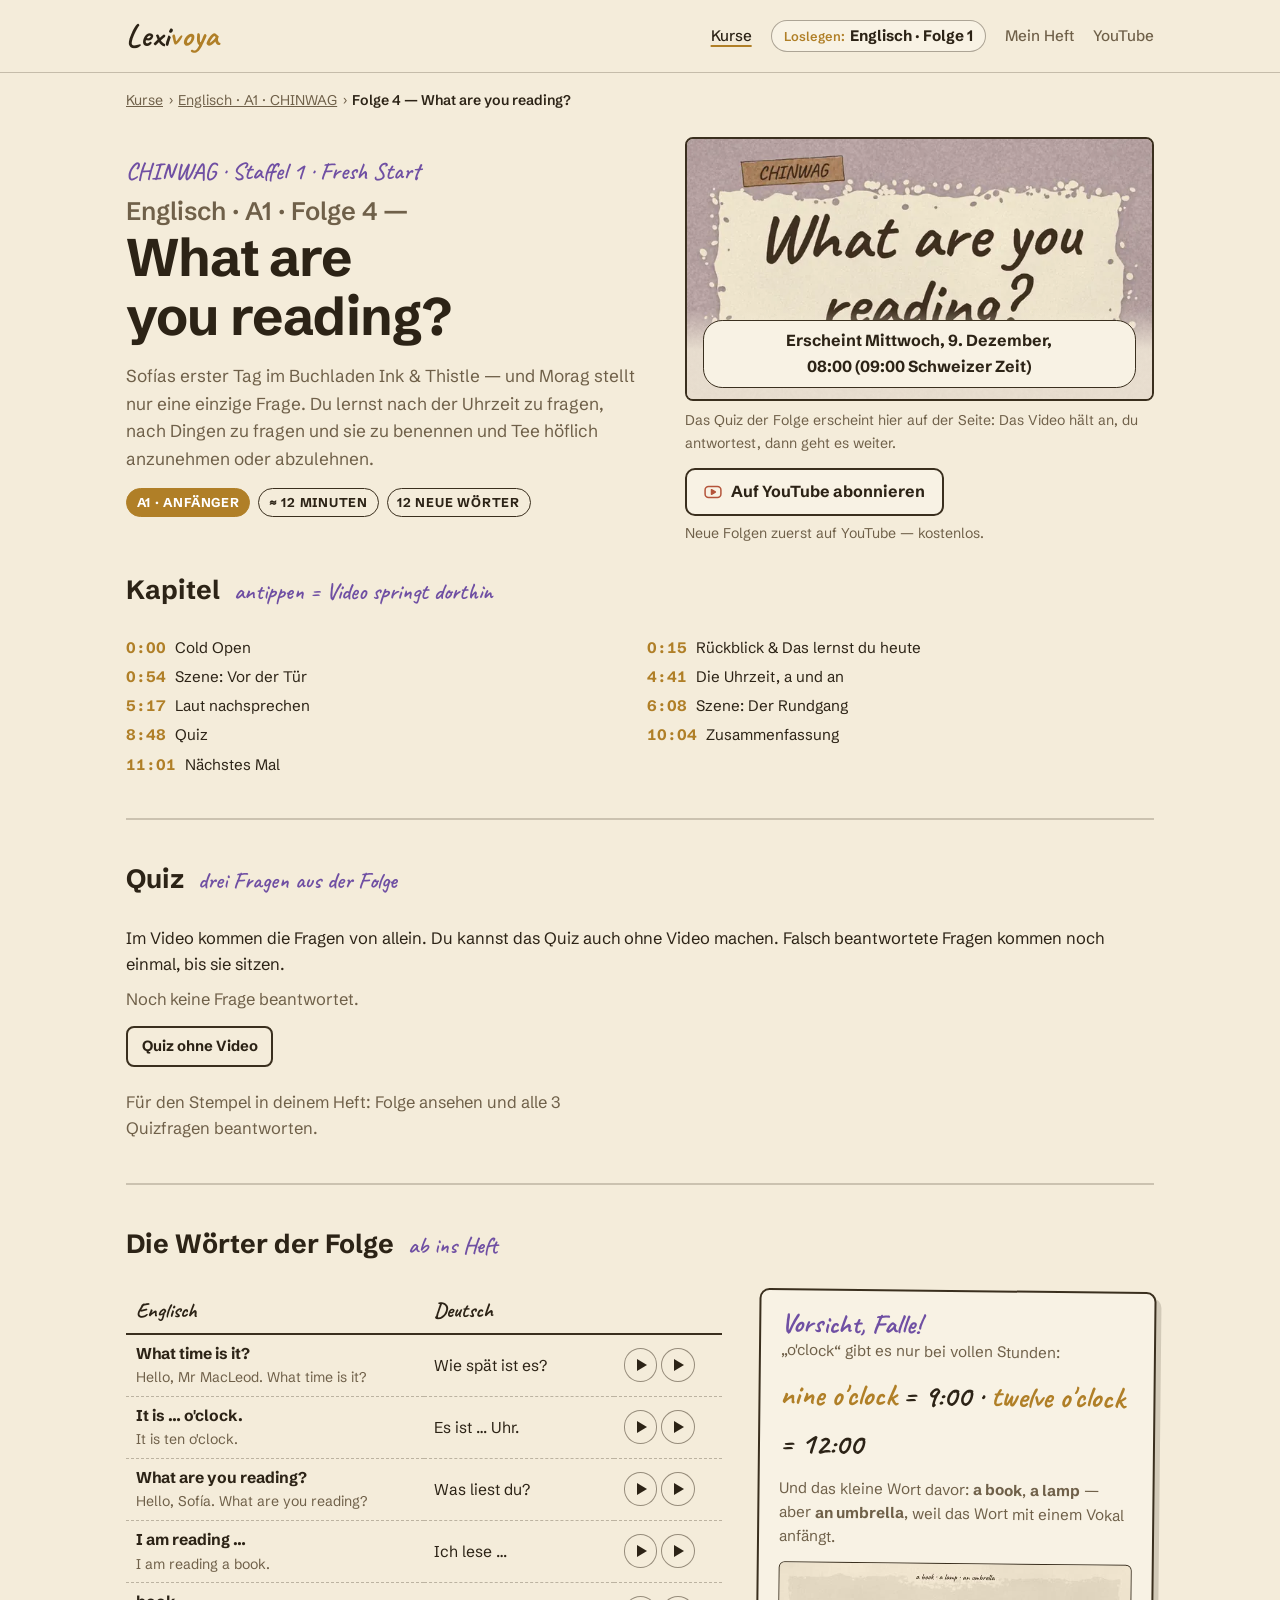
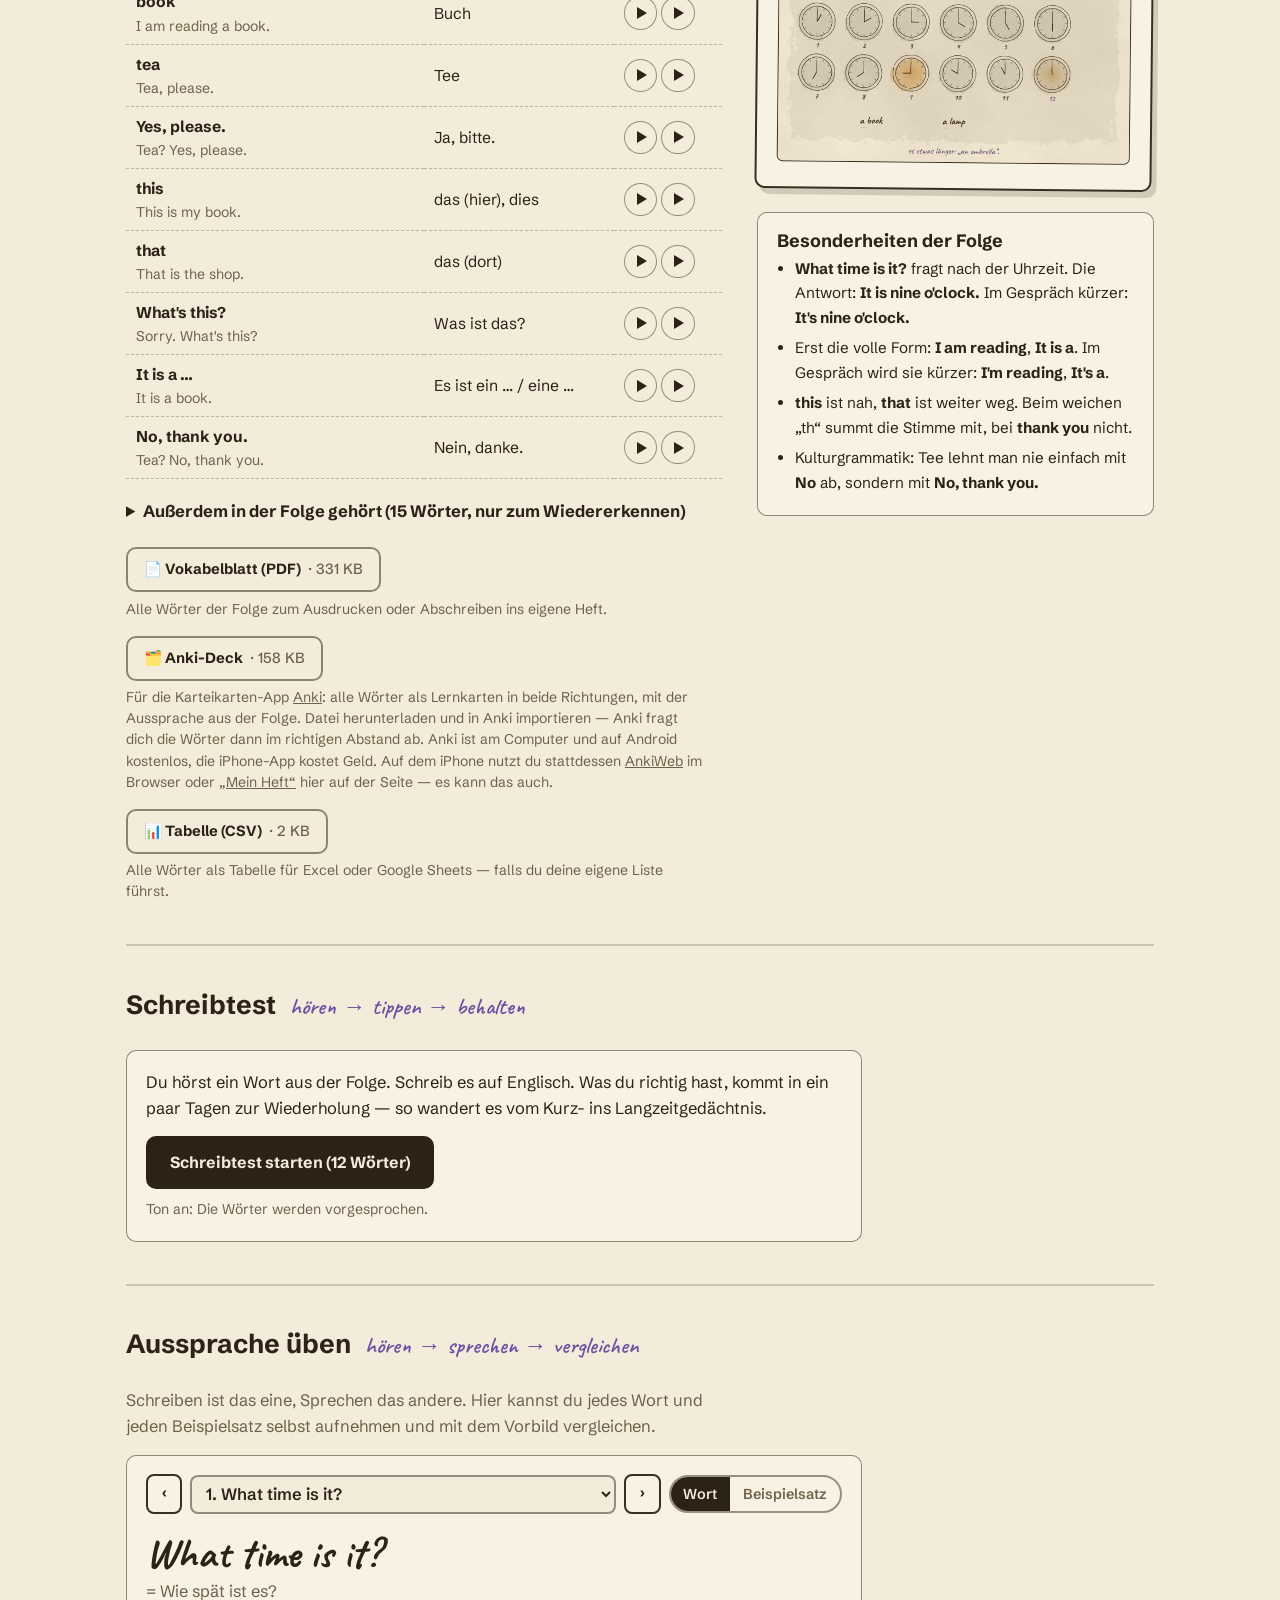
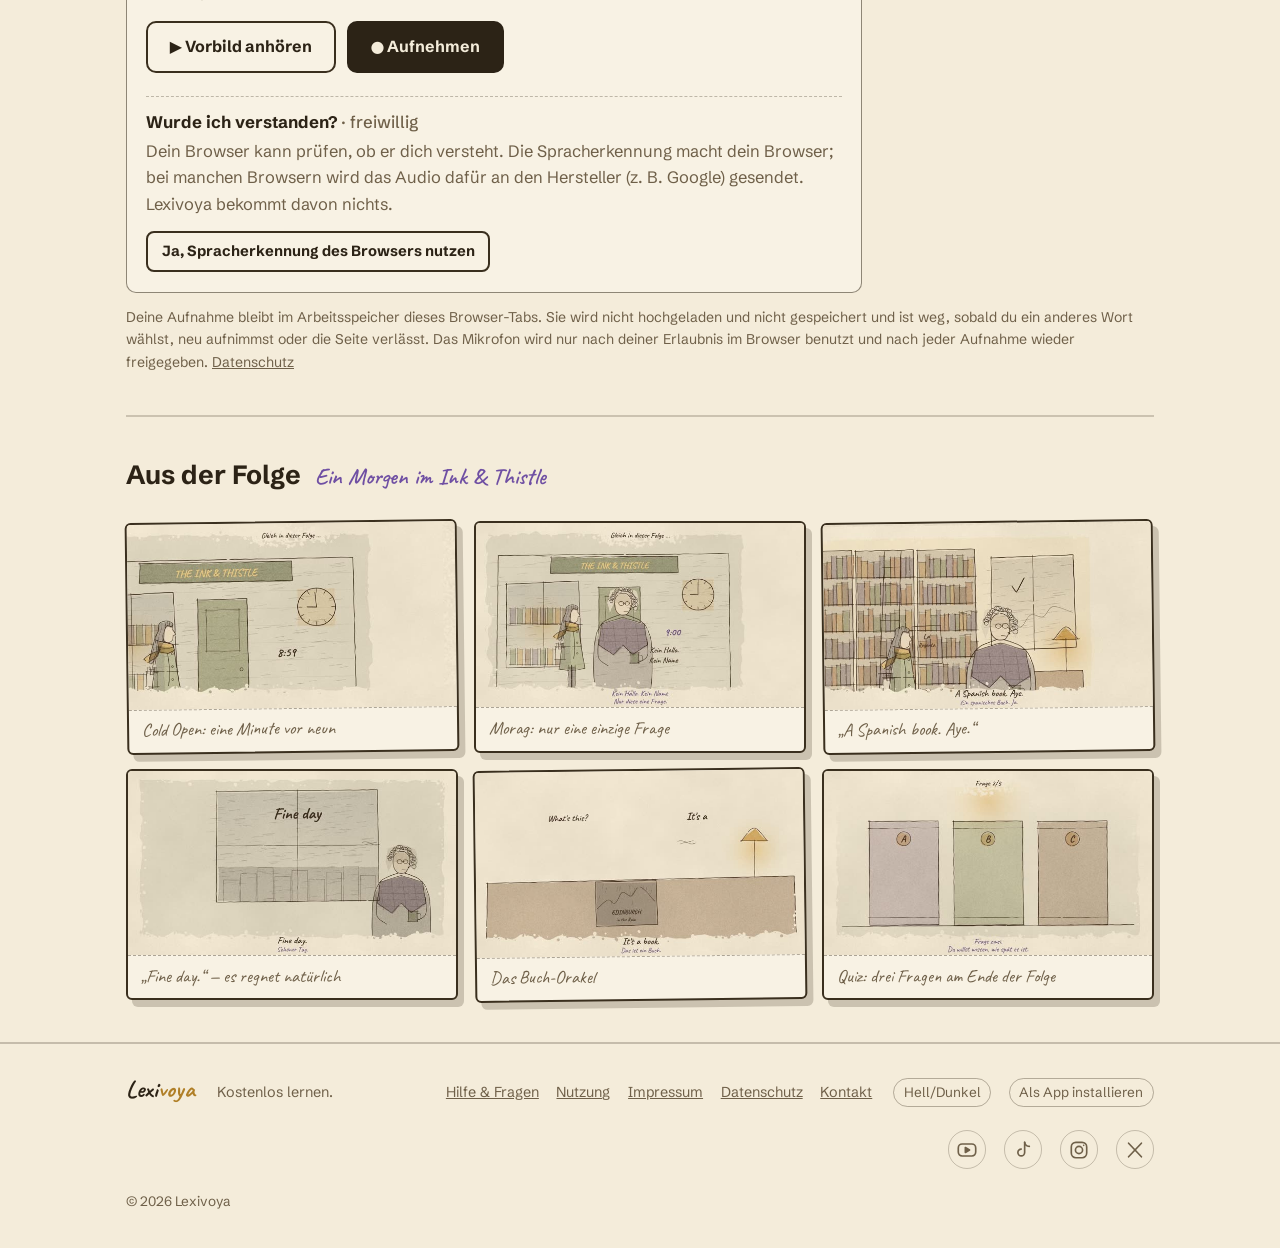
<file: chinwag/folge-4/index.html>
<!doctype html>
<html lang="de">
<head>
<meta charset="utf-8">
<meta name="viewport" content="width=device-width, initial-scale=1, viewport-fit=cover">
<title>Englisch · A1 · Folge 4 — What are you reading? · CHINWAG · Lexivoya</title>
<meta name="description" content="Lektion Englisch · A1 · Folge 4 — What are you reading? (CHINWAG): Video, Quiz, Wörter, Schreibtest und Downloads.">
<link rel="canonical" href="https://lexivoya.com/chinwag/folge-4/">
<meta name="color-scheme" content="light dark">
<meta name="theme-color" content="#f4ecda" media="(prefers-color-scheme: light)">
<meta name="theme-color" content="#211b10" media="(prefers-color-scheme: dark)">
<link rel="manifest" href="/manifest.webmanifest">
<link rel="icon" href="/favicon.ico" sizes="48x48">
<link rel="icon" href="/icons/favicon-32.png" sizes="32x32" type="image/png">
<link rel="icon" href="/icons/favicon-16.png" sizes="16x16" type="image/png">
<link rel="apple-touch-icon" href="/apple-touch-icon.png">
<meta name="msapplication-TileImage" content="/icons/icon-144.png">
<meta name="msapplication-TileColor" content="#211b10">
<meta name="apple-mobile-web-app-title" content="Lexivoya">
<meta name="apple-mobile-web-app-capable" content="yes">
<meta name="mobile-web-app-capable" content="yes">
<meta name="apple-mobile-web-app-status-bar-style" content="default">
<link rel="stylesheet" href="/css/vorlage.css?v=e524ae33d1">
<link rel="stylesheet" href="/css/lexivoya.css?v=e524ae33d1">
<script id="lexivoya-daten" type="application/json">{"kurse":[{"serie":"chinwag","name":"CHINWAG","sprache":"Englisch","richtung":"Deutsch → Englisch","niveau":"A1","staffel":"Staffel 1 · Fresh Start","folgen_geplant":8,"folgen":["A1-K01-S01","A1-K01-S02","A1-K01-S03","A1-K01-S04","A1-K01-S05","A1-K01-S06"],"plan":[{"nr":1,"id":"A1-K01-S01","titel":"Hello, Edinburgh","ab":"2026-11-28T08:00:00Z","thumb":"/bilder/chinwag-folge-1-thumb","url":"/chinwag/folge-1/","video":true},{"nr":2,"id":"A1-K01-S02","titel":"Where are you from?","ab":"2026-12-02T08:00:00Z","thumb":"/bilder/chinwag-folge-2-thumb","url":"/chinwag/folge-2/","video":true},{"nr":3,"id":"A1-K01-S03","titel":"What's your number?","ab":"2026-12-05T08:00:00Z","thumb":"/bilder/chinwag-folge-3-thumb","url":"/chinwag/folge-3/","video":true},{"nr":4,"id":"A1-K01-S04","titel":"What are you reading?","ab":"2026-12-09T08:00:00Z","thumb":"/bilder/chinwag-folge-4-thumb","url":"/chinwag/folge-4/","video":true},{"nr":5,"id":"A1-K01-S05","titel":"Monday to Sunday","ab":"2026-12-12T08:00:00Z","thumb":"/bilder/chinwag-folge-5-thumb","url":"/chinwag/folge-5/","video":true},{"nr":6,"id":"A1-K01-S06","titel":"Can I help you?","ab":"2026-12-16T08:00:00Z","thumb":"/bilder/chinwag-folge-6-thumb","url":"/chinwag/folge-6/","video":true}]}],"folgen":[{"id":"A1-K01-S01","kurs":"chinwag","nr":1,"titel":"Hello, Edinburgh","url":"/chinwag/folge-1/","dauer":918.8,"quiz":[{"id":"s08-02","t":744.71,"frage":"Es ist drei Uhr nachmittags. Du steigst in einen Bus. Wie grüßt du?","optionen":["Good morning.","Good afternoon.","Goodbye."],"richtig":1,"erklaerung":"„Good afternoon!“ Mit „goodbye“ wärst du schon wieder ausgestiegen, bevor der Bus losfährt."},{"id":"s08-04","t":770.0,"frage":"Jemand fragt dich: „How do you spell that?\" Was sollst du tun?","optionen":["Danke sagen.","Deinen Namen buchstabieren.","Eine Zahl nennen."],"richtig":1,"erklaerung":"buchstabieren. Und denk an die Falle: Das englische I klingt wie „ai“. Sonst heißt du am Ende Sophia."},{"id":"s08-06","t":796.85,"frage":"Mr MacLeod sagt: „Your key. Number seven.\" Welche Nummer hat Sofías Wohnung?","optionen":["Sechs.","Sieben.","Elf."],"richtig":1,"erklaerung":"sieben. „Seven.“ Im obersten Stock. Ohne Aufzug. Natürlich."}],"woerter":["hello","good-afternoon","please","sorry","thank-you","goodbye","good-morning","i-am","my-name-is","what-s-your-name","nice-to-meet-you","how-do-you-spell-that"]},{"id":"A1-K01-S02","kurs":"chinwag","nr":2,"titel":"Where are you from?","url":"/chinwag/folge-2/","dauer":750.5,"quiz":[{"id":"s08-02","t":595.66,"frage":"Jemand fragt dich: „Where are you from?“ Was passt?","optionen":["My name is Sofía.","I am from Spain.","Nice to meet you."],"richtig":1,"erklaerung":"„I am from Spain.“ Oder natürlich dein eigenes Land."},{"id":"s08-04","t":616.62,"frage":"Sofía kommt aus Spanien. Sie ist also …","optionen":["Spain.","Spanish.","Scottish."],"richtig":1,"erklaerung":"„Spanish.“ Mit großem S."},{"id":"s08-06","t":641.4,"frage":"Der Verkäufer fragt Sofía: „Are you Scottish?“ Was sagt sie?","optionen":["Yes, I am.","No, I'm not.","Fine day."],"richtig":1,"erklaerung":"„No, I'm not.“ Sofía ist Spanierin. Und „Fine day“ passt sowieso immer, nur nicht als Antwort."}],"woerter":["where-are-you-from","spain","i-am-from","and-you","scotland","are-you","no-i-m-not","spanish","scottish","germany","german","yes-i-am"]},{"id":"A1-K01-S03","kurs":"chinwag","nr":3,"titel":"What's your number?","url":"/chinwag/folge-3/","dauer":738.8,"quiz":[{"id":"s08-02","t":598.77,"frage":"Sofía fragt im Laden: „How much is it?“ Der Verkäufer sagt: „Ten pounds.“ Was kostet die SIM-Karte?","optionen":["Ten pounds.","Twelve pounds.","Twenty pounds."],"richtig":0,"erklaerung":"„Ten pounds.“ Zehn Pfund."},{"id":"s08-04","t":619.26,"frage":"Jemand spricht viel zu schnell. Was sagst du?","optionen":["Slowly, please.","Here you are.","Eleven."],"richtig":0,"erklaerung":"„Slowly, please.“ Oder: „Can you say that again?“"},{"id":"s08-06","t":641.0,"frage":"Wie sagt man die Null in einer Telefonnummer meistens?","optionen":["ten","oh","eleven"],"richtig":1,"erklaerung":"„oh“. Wie der Buchstabe O."}],"woerter":["how-much-is-it","pounds","here-you-are","phone-number","slowly-please","can-you-say-that-again","zero-ten","eleven","twelve","twenty","what-s-your-phone-number","it-is"]},{"id":"A1-K01-S04","kurs":"chinwag","nr":4,"titel":"What are you reading?","url":"/chinwag/folge-4/","dauer":695.2,"quiz":[{"id":"s08-02","t":548.11,"frage":"Morag fragt: „What are you reading?“ Was antwortest du?","optionen":["It is nine o'clock.","I am reading a book.","No, thank you."],"richtig":1,"erklaerung":"„I am reading a book.“ Ich lese ein Buch."},{"id":"s08-04","t":570.55,"frage":"Du willst wissen, wie spät es ist. Was fragst du?","optionen":["What's this?","What time is it?","What are you reading?"],"richtig":1,"erklaerung":"„What time is it?“ Und die Antwort: „It is nine o'clock.“"},{"id":"s08-06","t":593.08,"frage":"Morag bietet dir Tee an. Du möchtest keinen. Was sagst du?","optionen":["No, thank you.","No.","Yes, please."],"richtig":0,"erklaerung":"„No, thank you.“ In Schottland immer mit Dank."}],"woerter":["what-time-is-it","it-is-o-clock","what-are-you-reading","i-am-reading","book","tea","yes-please","this","that","what-s-this","it-is-a","no-thank-you"]},{"id":"A1-K01-S05","kurs":"chinwag","nr":5,"titel":"Monday to Sunday","url":"/chinwag/folge-5/","dauer":641.9,"quiz":[{"id":"s08-02","t":506.35,"frage":"Ein Buch heißt „Tea“. In welches Regal kommt es?","optionen":["Shelf P.","Shelf T.","Shelf D."],"richtig":1,"erklaerung":"„Shelf T.“ Denn „tea“ fängt mit „T“ an."},{"id":"s08-04","t":531.8,"frage":"An welchem Tag ist der Buchladen zu?","optionen":["Sunday. Closed.","Monday. Closed.","Sunday. Open."],"richtig":0,"erklaerung":"„Sunday. Closed.“ Am Sonntag ist der Laden zu."},{"id":"s08-06","t":555.76,"frage":"Heute ist „Tuesday“. Welcher Tag ist „tomorrow“, also morgen?","optionen":["Monday.","Thursday.","Wednesday."],"richtig":2,"erklaerung":"„Wednesday.“ Nach Dienstag kommt Mittwoch."}],"woerter":["monday","tuesday","wednesday","thursday","friday","saturday","sunday","closed","b-c-d-g-p-t","today","tomorrow","see-you-on"]},{"id":"A1-K01-S06","kurs":"chinwag","nr":6,"titel":"Can I help you?","url":"/chinwag/folge-6/","dauer":768.2,"quiz":[{"id":"s08-02","t":616.41,"frage":"Ein Kunde kommt in den Laden. Was sagst du zuerst?","optionen":["Anything else?","Can I help you?","That is all."],"richtig":1,"erklaerung":"„Can I help you?“ Damit bietest du Hilfe an."},{"id":"s08-04","t":641.26,"frage":"Hör genau hin. Wie schreibt man den Namen des Kunden?","optionen":["F, L, I, M, I, N, G.","F, L, A, M, I, N, G.","F, L, E, M, I, N, G."],"richtig":2,"erklaerung":"„F, L, E, M, I, N, G.“ Das englische E klingt wie unser I."},{"id":"s08-06","t":666.72,"frage":"Ein Kunde sucht ein Buch, aber ihr habt es nicht. Was sagst du höflich?","optionen":["It is over there.","Sorry, we do not have it.","Of course."],"richtig":1,"erklaerung":"„Sorry, we do not have it.“ Das ist ein höfliches Nein."}],"woerter":["can-i-help-you","i-am-looking-for","just-a-moment","it-is-over-there","upstairs","anything-else","sorry-we-do-not-have-it","can-you-spell-that-please","of-course","f-l-m-n-s","double","that-is-all"]}],"woerter":{"hello":{"en":"hello","de":"hallo","beispiel":"Hello, Edinburgh!","audio":"/audio/a1-k01-s01/hello.mp3","beispiel_audio":"/audio/a1-k01-s01/hello-beispiel.mp3"},"good-afternoon":{"en":"good afternoon","de":"guten Tag (nachmittags)","beispiel":"Good afternoon, Sofía!","audio":"/audio/a1-k01-s01/good-afternoon.mp3","beispiel_audio":"/audio/a1-k01-s01/good-afternoon-beispiel.mp3"},"please":{"en":"please","de":"bitte","beispiel":"Edinburgh, please.","audio":"/audio/a1-k01-s01/please.mp3","beispiel_audio":"/audio/a1-k01-s01/please-beispiel.mp3"},"sorry":{"en":"Sorry?","de":"Wie bitte?","beispiel":"Sorry? Cockburn Street?","audio":"/audio/a1-k01-s01/sorry.mp3","beispiel_audio":"/audio/a1-k01-s01/sorry-beispiel.mp3"},"thank-you":{"en":"thank you","de":"danke","beispiel":"Thank you, Mr MacLeod!","audio":"/audio/a1-k01-s01/thank-you.mp3","beispiel_audio":"/audio/a1-k01-s01/thank-you-beispiel.mp3"},"goodbye":{"en":"goodbye","de":"auf Wiedersehen","beispiel":"Goodbye, Mr MacLeod!","audio":"/audio/a1-k01-s01/goodbye.mp3","beispiel_audio":"/audio/a1-k01-s01/goodbye-beispiel.mp3"},"good-morning":{"en":"good morning","de":"guten Morgen","beispiel":"Good morning, Mr MacLeod!","audio":"/audio/a1-k01-s01/good-morning.mp3","beispiel_audio":"/audio/a1-k01-s01/good-morning-beispiel.mp3"},"i-am":{"en":"I am","de":"ich bin","beispiel":"I am Sofía.","audio":"/audio/a1-k01-s01/i-am.mp3","beispiel_audio":"/audio/a1-k01-s01/i-am-beispiel.mp3"},"my-name-is":{"en":"My name is …","de":"mein Name ist …","beispiel":"My name is Sofía Marín.","audio":"/audio/a1-k01-s01/my-name-is.mp3","beispiel_audio":"/audio/a1-k01-s01/my-name-is-beispiel.mp3"},"what-s-your-name":{"en":"What's your name?","de":"Wie heißt du? / Wie heißen Sie?","beispiel":"Hello! What's your name?","audio":"/audio/a1-k01-s01/what-s-your-name.mp3","beispiel_audio":"/audio/a1-k01-s01/what-s-your-name-beispiel.mp3"},"nice-to-meet-you":{"en":"Nice to meet you.","de":"Freut mich.","beispiel":"Hello, I'm Sofía. Nice to meet you.","audio":"/audio/a1-k01-s01/nice-to-meet-you.mp3","beispiel_audio":"/audio/a1-k01-s01/nice-to-meet-you-beispiel.mp3"},"how-do-you-spell-that":{"en":"How do you spell that?","de":"Wie schreibt man das?","beispiel":"Cockburn Street? How do you spell that?","audio":"/audio/a1-k01-s01/how-do-you-spell-that.mp3","beispiel_audio":"/audio/a1-k01-s01/how-do-you-spell-that-beispiel.mp3"},"where-are-you-from":{"en":"Where are you from?","de":"Woher kommst du? / Woher kommen Sie?","beispiel":"Hello! Where are you from?","audio":"/audio/a1-k01-s02/where-are-you-from.mp3","beispiel_audio":"/audio/a1-k01-s02/where-are-you-from-beispiel.mp3"},"spain":{"en":"Spain","de":"Spanien","beispiel":"Valencia, Spain.","audio":"/audio/a1-k01-s02/spain.mp3","beispiel_audio":"/audio/a1-k01-s02/spain-beispiel.mp3"},"i-am-from":{"en":"I am from …","de":"ich komme aus …","beispiel":"Hello, I am Sofía. I am from Spain.","audio":"/audio/a1-k01-s02/i-am-from.mp3","beispiel_audio":"/audio/a1-k01-s02/i-am-from-beispiel.mp3"},"and-you":{"en":"And you?","de":"Und du? / Und Sie?","beispiel":"I'm from Spain. And you?","audio":"/audio/a1-k01-s02/and-you.mp3","beispiel_audio":"/audio/a1-k01-s02/and-you-beispiel.mp3"},"scotland":{"en":"Scotland","de":"Schottland","beispiel":"Hello, Scotland!","audio":"/audio/a1-k01-s02/scotland.mp3","beispiel_audio":"/audio/a1-k01-s02/scotland-beispiel.mp3"},"are-you":{"en":"Are you …?","de":"Bist du …? / Sind Sie …?","beispiel":"Hello! Are you Sofía?","audio":"/audio/a1-k01-s02/are-you.mp3","beispiel_audio":"/audio/a1-k01-s02/are-you-beispiel.mp3"},"no-i-m-not":{"en":"No, I'm not.","de":"Nein, bin ich nicht.","beispiel":"Are you a student? No, I'm not.","audio":"/audio/a1-k01-s02/no-i-m-not.mp3","beispiel_audio":"/audio/a1-k01-s02/no-i-m-not-beispiel.mp3"},"spanish":{"en":"Spanish","de":"spanisch / Spanier, Spanierin","beispiel":"Sofía is Spanish.","audio":"/audio/a1-k01-s02/spanish.mp3","beispiel_audio":"/audio/a1-k01-s02/spanish-beispiel.mp3"},"scottish":{"en":"Scottish","de":"schottisch / Schotte, Schottin","beispiel":"Mr MacLeod is Scottish.","audio":"/audio/a1-k01-s02/scottish.mp3","beispiel_audio":"/audio/a1-k01-s02/scottish-beispiel.mp3"},"germany":{"en":"Germany","de":"Deutschland","beispiel":"I'm from Germany.","audio":"/audio/a1-k01-s02/germany.mp3","beispiel_audio":"/audio/a1-k01-s02/germany-beispiel.mp3"},"german":{"en":"German","de":"deutsch / Deutsche, Deutscher","beispiel":"Are you German?","audio":"/audio/a1-k01-s02/german.mp3","beispiel_audio":"/audio/a1-k01-s02/german-beispiel.mp3"},"yes-i-am":{"en":"Yes, I am.","de":"Ja, bin ich.","beispiel":"Are you Spanish? Yes, I am.","audio":"/audio/a1-k01-s02/yes-i-am.mp3","beispiel_audio":"/audio/a1-k01-s02/yes-i-am-beispiel.mp3"},"how-much-is-it":{"en":"How much is it?","de":"Was kostet das?","beispiel":"Milk, please. How much is it?","audio":"/audio/a1-k01-s03/how-much-is-it.mp3","beispiel_audio":"/audio/a1-k01-s03/how-much-is-it-beispiel.mp3"},"pounds":{"en":"pounds","de":"Pfund","beispiel":"Ten pounds, please.","audio":"/audio/a1-k01-s03/pounds.mp3","beispiel_audio":"/audio/a1-k01-s03/pounds-beispiel.mp3"},"here-you-are":{"en":"Here you are.","de":"Bitte schön. (beim Geben)","beispiel":"Ten pounds. Here you are.","audio":"/audio/a1-k01-s03/here-you-are.mp3","beispiel_audio":"/audio/a1-k01-s03/here-you-are-beispiel.mp3"},"phone-number":{"en":"phone number","de":"Telefonnummer","beispiel":"My phone number is oh seven seven oh oh.","audio":"/audio/a1-k01-s03/phone-number.mp3","beispiel_audio":"/audio/a1-k01-s03/phone-number-beispiel.mp3"},"slowly-please":{"en":"Slowly, please.","de":"Langsam, bitte.","beispiel":"Sorry? Slowly, please.","audio":"/audio/a1-k01-s03/slowly-please.mp3","beispiel_audio":"/audio/a1-k01-s03/slowly-please-beispiel.mp3"},"can-you-say-that-again":{"en":"Can you say that again?","de":"Kannst du das noch einmal sagen?","beispiel":"Sorry? Can you say that again?","audio":"/audio/a1-k01-s03/can-you-say-that-again.mp3","beispiel_audio":"/audio/a1-k01-s03/can-you-say-that-again-beispiel.mp3","melodie":{"wort":"steigend","satz":"steigend"}},"zero-ten":{"en":"zero – ten","de":"null bis zehn","beispiel":"Oh seven seven oh oh.","audio":"/audio/a1-k01-s03/zero-ten.mp3","beispiel_audio":"/audio/a1-k01-s03/zero-ten-beispiel.mp3"},"eleven":{"en":"eleven","de":"elf","beispiel":"Eleven pounds.","audio":"/audio/a1-k01-s03/eleven.mp3","beispiel_audio":"/audio/a1-k01-s03/eleven-beispiel.mp3"},"twelve":{"en":"twelve","de":"zwölf","beispiel":"Twelve pounds, please.","audio":"/audio/a1-k01-s03/twelve.mp3","beispiel_audio":"/audio/a1-k01-s03/twelve-beispiel.mp3"},"twenty":{"en":"twenty","de":"zwanzig","beispiel":"Twenty pounds.","audio":"/audio/a1-k01-s03/twenty.mp3","beispiel_audio":"/audio/a1-k01-s03/twenty-beispiel.mp3"},"what-s-your-phone-number":{"en":"What's your phone number?","de":"Wie ist deine Telefonnummer?","beispiel":"Hello, Mr MacLeod. What's your phone number?","audio":"/audio/a1-k01-s03/what-s-your-phone-number.mp3","beispiel_audio":"/audio/a1-k01-s03/what-s-your-phone-number-beispiel.mp3"},"it-is":{"en":"It is …","de":"Es ist … / Sie ist …","beispiel":"It is ten pounds.","audio":"/audio/a1-k01-s03/it-is.mp3","beispiel_audio":"/audio/a1-k01-s03/it-is-beispiel.mp3"},"what-time-is-it":{"en":"What time is it?","de":"Wie spät ist es?","beispiel":"Hello, Mr MacLeod. What time is it?","audio":"/audio/a1-k01-s04/what-time-is-it.mp3","beispiel_audio":"/audio/a1-k01-s04/what-time-is-it-beispiel.mp3"},"it-is-o-clock":{"en":"It is … o'clock.","de":"Es ist … Uhr.","beispiel":"It is ten o'clock.","audio":"/audio/a1-k01-s04/it-is-o-clock.mp3","beispiel_audio":"/audio/a1-k01-s04/it-is-o-clock-beispiel.mp3"},"what-are-you-reading":{"en":"What are you reading?","de":"Was liest du?","beispiel":"Hello, Sofía. What are you reading?","audio":"/audio/a1-k01-s04/what-are-you-reading.mp3","beispiel_audio":"/audio/a1-k01-s04/what-are-you-reading-beispiel.mp3"},"i-am-reading":{"en":"I am reading …","de":"Ich lese …","beispiel":"I am reading a book.","audio":"/audio/a1-k01-s04/i-am-reading.mp3","beispiel_audio":"/audio/a1-k01-s04/i-am-reading-beispiel.mp3"},"book":{"en":"book","de":"Buch","beispiel":"I am reading a book.","audio":"/audio/a1-k01-s04/book.mp3","beispiel_audio":"/audio/a1-k01-s04/book-beispiel.mp3"},"tea":{"en":"tea","de":"Tee","beispiel":"Tea, please.","audio":"/audio/a1-k01-s04/tea.mp3","beispiel_audio":"/audio/a1-k01-s04/tea-beispiel.mp3"},"yes-please":{"en":"Yes, please.","de":"Ja, bitte.","beispiel":"Tea? Yes, please.","audio":"/audio/a1-k01-s04/yes-please.mp3","beispiel_audio":"/audio/a1-k01-s04/yes-please-beispiel.mp3"},"this":{"en":"this","de":"das (hier), dies","beispiel":"This is my book.","audio":"/audio/a1-k01-s04/this.mp3","beispiel_audio":"/audio/a1-k01-s04/this-beispiel.mp3"},"that":{"en":"that","de":"das (dort)","beispiel":"That is the shop.","audio":"/audio/a1-k01-s04/that.mp3","beispiel_audio":"/audio/a1-k01-s04/that-beispiel.mp3"},"what-s-this":{"en":"What's this?","de":"Was ist das?","beispiel":"Sorry. What's this?","audio":"/audio/a1-k01-s04/what-s-this.mp3","beispiel_audio":"/audio/a1-k01-s04/what-s-this-beispiel.mp3"},"it-is-a":{"en":"It is a …","de":"Es ist ein … / eine …","beispiel":"It is a book.","audio":"/audio/a1-k01-s04/it-is-a.mp3","beispiel_audio":"/audio/a1-k01-s04/it-is-a-beispiel.mp3"},"no-thank-you":{"en":"No, thank you.","de":"Nein, danke.","beispiel":"Tea? No, thank you.","audio":"/audio/a1-k01-s04/no-thank-you.mp3","beispiel_audio":"/audio/a1-k01-s04/no-thank-you-beispiel.mp3"},"monday":{"en":"Monday","de":"Montag","beispiel":"Monday, nine o'clock.","audio":"/audio/a1-k01-s05/monday.mp3","beispiel_audio":"/audio/a1-k01-s05/monday-beispiel.mp3"},"tuesday":{"en":"Tuesday","de":"Dienstag","beispiel":"Hello, Morag. It is Tuesday.","audio":"/audio/a1-k01-s05/tuesday.mp3","beispiel_audio":"/audio/a1-k01-s05/tuesday-beispiel.mp3"},"wednesday":{"en":"Wednesday","de":"Mittwoch","beispiel":"It is Wednesday. Fine day!","audio":"/audio/a1-k01-s05/wednesday.mp3","beispiel_audio":"/audio/a1-k01-s05/wednesday-beispiel.mp3"},"thursday":{"en":"Thursday","de":"Donnerstag","beispiel":"Thursday, ten o'clock.","audio":"/audio/a1-k01-s05/thursday.mp3","beispiel_audio":"/audio/a1-k01-s05/thursday-beispiel.mp3"},"friday":{"en":"Friday","de":"Freitag","beispiel":"It is Friday. Tea, please.","audio":"/audio/a1-k01-s05/friday.mp3","beispiel_audio":"/audio/a1-k01-s05/friday-beispiel.mp3"},"saturday":{"en":"Saturday","de":"Samstag","beispiel":"It is Saturday, Sofía.","audio":"/audio/a1-k01-s05/saturday.mp3","beispiel_audio":"/audio/a1-k01-s05/saturday-beispiel.mp3"},"sunday":{"en":"Sunday","de":"Sonntag","beispiel":"It is Sunday.","audio":"/audio/a1-k01-s05/sunday.mp3","beispiel_audio":"/audio/a1-k01-s05/sunday-beispiel.mp3"},"closed":{"en":"closed","de":"geschlossen, zu","beispiel":"Sunday. The shop is closed.","audio":"/audio/a1-k01-s05/closed.mp3","beispiel_audio":"/audio/a1-k01-s05/closed-beispiel.mp3"},"b-c-d-g-p-t":{"en":"B – C – D – G – P – T","de":"die Buchstaben B, C, D, G, P, T","beispiel":"Shelf B. Shelf D.","audio":"/audio/a1-k01-s05/b-c-d-g-p-t.mp3","beispiel_audio":"/audio/a1-k01-s05/b-c-d-g-p-t-beispiel.mp3"},"today":{"en":"today","de":"heute","beispiel":"Today is Saturday.","audio":"/audio/a1-k01-s05/today.mp3","beispiel_audio":"/audio/a1-k01-s05/today-beispiel.mp3"},"tomorrow":{"en":"tomorrow","de":"morgen","beispiel":"Tomorrow is Monday.","audio":"/audio/a1-k01-s05/tomorrow.mp3","beispiel_audio":"/audio/a1-k01-s05/tomorrow-beispiel.mp3"},"see-you-on":{"en":"See you on …","de":"Bis … / Wir sehen uns am …","beispiel":"See you on Friday, Morag.","audio":"/audio/a1-k01-s05/see-you-on.mp3","beispiel_audio":"/audio/a1-k01-s05/see-you-on-beispiel.mp3"},"can-i-help-you":{"en":"Can I help you?","de":"Kann ich Ihnen helfen?","beispiel":"Good morning. Can I help you?","audio":"/audio/a1-k01-s06/can-i-help-you.mp3","beispiel_audio":"/audio/a1-k01-s06/can-i-help-you-beispiel.mp3","melodie":{"wort":"steigend","satz":"steigend"}},"i-am-looking-for":{"en":"I am looking for …","de":"Ich suche …","beispiel":"I am looking for Morag.","audio":"/audio/a1-k01-s06/i-am-looking-for.mp3","beispiel_audio":"/audio/a1-k01-s06/i-am-looking-for-beispiel.mp3"},"just-a-moment":{"en":"Just a moment.","de":"Einen Moment.","beispiel":"Tea? Just a moment.","audio":"/audio/a1-k01-s06/just-a-moment.mp3","beispiel_audio":"/audio/a1-k01-s06/just-a-moment-beispiel.mp3"},"it-is-over-there":{"en":"It is over there.","de":"Es ist dort drüben.","beispiel":"The ladder? It is over there.","audio":"/audio/a1-k01-s06/it-is-over-there.mp3","beispiel_audio":"/audio/a1-k01-s06/it-is-over-there-beispiel.mp3"},"upstairs":{"en":"upstairs","de":"oben, eine Treppe höher","beispiel":"Morag is upstairs.","audio":"/audio/a1-k01-s06/upstairs.mp3","beispiel_audio":"/audio/a1-k01-s06/upstairs-beispiel.mp3"},"anything-else":{"en":"Anything else?","de":"Sonst noch etwas?","beispiel":"Here you are. Anything else?","audio":"/audio/a1-k01-s06/anything-else.mp3","beispiel_audio":"/audio/a1-k01-s06/anything-else-beispiel.mp3","melodie":{"wort":"steigend","satz":"steigend"}},"sorry-we-do-not-have-it":{"en":"Sorry, we do not have it.","de":"Tut mir leid, das haben wir nicht.","beispiel":"Milk? Sorry, we do not have it.","audio":"/audio/a1-k01-s06/sorry-we-do-not-have-it.mp3","beispiel_audio":"/audio/a1-k01-s06/sorry-we-do-not-have-it-beispiel.mp3"},"can-you-spell-that-please":{"en":"Can you spell that, please?","de":"Können Sie das bitte buchstabieren?","beispiel":"Sorry? Can you spell that, please?","audio":"/audio/a1-k01-s06/can-you-spell-that-please.mp3","beispiel_audio":"/audio/a1-k01-s06/can-you-spell-that-please-beispiel.mp3","melodie":{"wort":"steigend","satz":"steigend"}},"of-course":{"en":"Of course.","de":"Natürlich. / Klar.","beispiel":"Milk? Yes, of course.","audio":"/audio/a1-k01-s06/of-course.mp3","beispiel_audio":"/audio/a1-k01-s06/of-course-beispiel.mp3"},"f-l-m-n-s":{"en":"F – L – M – N – S","de":"die Buchstaben F, L, M, N, S","beispiel":"Fleming. F, L, E, M, I, N, G.","audio":"/audio/a1-k01-s06/f-l-m-n-s.mp3","beispiel_audio":"/audio/a1-k01-s06/f-l-m-n-s-beispiel.mp3"},"double":{"en":"double","de":"doppelt","beispiel":"Mill. M, I, double L.","audio":"/audio/a1-k01-s06/double.mp3","beispiel_audio":"/audio/a1-k01-s06/double-beispiel.mp3"},"that-is-all":{"en":"That is all.","de":"Das ist alles.","beispiel":"Tea, please. That is all.","audio":"/audio/a1-k01-s06/that-is-all.mp3","beispiel_audio":"/audio/a1-k01-s06/that-is-all-beispiel.mp3"}},"kompetenzen":[{"ziel":"Auf Englisch grüßen und dich verabschieden — passend zur Tageszeit","kannst":"Du kannst auf Englisch grüßen und dich verabschieden — passend zur Tageszeit.","woerter":["hello","good-morning","good-afternoon","goodbye"],"kurs":"chinwag","folge":"A1-K01-S01"},{"ziel":"Dich auf Englisch vorstellen","kannst":"Du kannst dich auf Englisch vorstellen.","woerter":["i-am","my-name-is","nice-to-meet-you"],"kurs":"chinwag","folge":"A1-K01-S01"},{"ziel":"Nach einem Namen fragen und um Buchstabieren bitten","kannst":"Du kannst nach einem Namen fragen und darum bitten, ihn zu buchstabieren.","woerter":["what-s-your-name","how-do-you-spell-that"],"kurs":"chinwag","folge":"A1-K01-S01"},{"ziel":"Höflich bitten, danken und nachfragen","kannst":"Du kannst höflich bitten, danken und nachfragen, wenn du etwas nicht verstanden hast.","woerter":["please","thank-you","sorry"],"kurs":"chinwag","folge":"A1-K01-S01"},{"ziel":"Sagen, woher du kommst, und danach fragen","kannst":"Du kannst sagen, woher du kommst, danach fragen und die Frage zurückgeben.","woerter":["where-are-you-from","i-am-from","and-you"],"kurs":"chinwag","folge":"A1-K01-S02"},{"ziel":"Drei Länder auf Englisch nennen","kannst":"Du kannst Spanien, Schottland und Deutschland auf Englisch nennen.","woerter":["spain","scotland","germany"],"kurs":"chinwag","folge":"A1-K01-S02"},{"ziel":"Die passende Nationalität sagen","kannst":"Du kannst die passende Nationalität sagen und weißt, dass man sie im Englischen groß schreibt.","woerter":["spanish","scottish","german"],"kurs":"chinwag","folge":"A1-K01-S02"},{"ziel":"Mit Ja oder Nein kurz antworten","kannst":"Du kannst mit „Are you …?“ nachfragen und kurz mit Ja oder Nein antworten.","woerter":["are-you","yes-i-am","no-i-m-not"],"kurs":"chinwag","folge":"A1-K01-S02"},{"ziel":"Die Zahlen von 0 bis 20 verstehen und sagen","kannst":"Du kannst die Zahlen von null bis zwanzig verstehen und bis zwölf sagen.","woerter":["zero-ten","eleven","twelve","twenty"],"kurs":"chinwag","folge":"A1-K01-S03"},{"ziel":"Nach dem Preis fragen und bezahlen","kannst":"Du kannst nach dem Preis fragen, einen Preis in Pfund verstehen und etwas überreichen.","woerter":["how-much-is-it","pounds","here-you-are"],"kurs":"chinwag","folge":"A1-K01-S03"},{"ziel":"Eine Telefonnummer erfragen und nennen","kannst":"Du kannst nach einer Telefonnummer fragen und deine eigene nennen.","woerter":["phone-number","what-s-your-phone-number","it-is"],"kurs":"chinwag","folge":"A1-K01-S03"},{"ziel":"Um langsames Sprechen und Wiederholung bitten","kannst":"Du kannst bitten, langsamer zu sprechen oder etwas zu wiederholen.","woerter":["slowly-please","can-you-say-that-again"],"kurs":"chinwag","folge":"A1-K01-S03"},{"ziel":"Nach der Uhrzeit fragen und sie sagen","kannst":"Du kannst fragen, wie spät es ist, und die volle Stunde sagen.","woerter":["what-time-is-it","it-is-o-clock"],"kurs":"chinwag","folge":"A1-K01-S04"},{"ziel":"Sagen, was man liest","kannst":"Du kannst fragen, was jemand liest, und sagen, was du selbst liest.","woerter":["what-are-you-reading","i-am-reading","book"],"kurs":"chinwag","folge":"A1-K01-S04"},{"ziel":"Nach Dingen fragen und sie benennen","kannst":"Du kannst nach einem Ding fragen und es benennen, nah mit „this“, fern mit „that“.","woerter":["what-s-this","it-is-a","this","that"],"kurs":"chinwag","folge":"A1-K01-S04"},{"ziel":"Etwas annehmen oder höflich ablehnen","kannst":"Du kannst Tee annehmen oder höflich ablehnen.","woerter":["tea","yes-please","no-thank-you"],"kurs":"chinwag","folge":"A1-K01-S04"},{"ziel":"Die Wochentage verstehen und sagen","kannst":"Du kannst alle sieben Wochentage verstehen und sagen.","woerter":["monday","tuesday","wednesday","thursday","friday","saturday","sunday"],"kurs":"chinwag","folge":"A1-K01-S05"},{"ziel":"Heute und morgen sagen","kannst":"Du kannst sagen, welcher Tag heute ist und welcher morgen ist.","woerter":["today","tomorrow"],"kurs":"chinwag","folge":"A1-K01-S05"},{"ziel":"Sich verabschieden und sagen, wann ein Laden zu ist","kannst":"Du kannst dich mit „See you on …“ verabschieden und sagen, dass ein Laden zu ist.","woerter":["see-you-on","closed"],"kurs":"chinwag","folge":"A1-K01-S05"},{"ziel":"Die Buchstaben B C D G P T","kannst":"Du kannst die Buchstaben B, C, D, G, P und T hören und sagen.","woerter":["b-c-d-g-p-t"],"kurs":"chinwag","folge":"A1-K01-S05"},{"ziel":"Im Laden Hilfe anbieten","kannst":"Du kannst im Laden Hilfe anbieten und fragen, ob noch etwas fehlt.","woerter":["can-i-help-you","just-a-moment","anything-else","that-is-all"],"kurs":"chinwag","folge":"A1-K01-S06"},{"ziel":"Sagen, was du suchst und wo etwas ist","kannst":"Du kannst sagen, was du suchst, und zeigen, wo etwas ist.","woerter":["i-am-looking-for","it-is-over-there","upstairs"],"kurs":"chinwag","folge":"A1-K01-S06"},{"ziel":"Höflich Nein sagen","kannst":"Du kannst höflich sagen, dass etwas fehlt, und „natürlich“ sagen.","woerter":["sorry-we-do-not-have-it","of-course"],"kurs":"chinwag","folge":"A1-K01-S06"},{"ziel":"Buchstabieren lassen: F L M N S und double","kannst":"Du kannst um Buchstabieren bitten und F, L, M, N, S und „double“ hören und sagen.","woerter":["can-you-spell-that-please","f-l-m-n-s","double"],"kurs":"chinwag","folge":"A1-K01-S06"}]}</script>
<script src="/js/lernstand.js?v=e524ae33d1"></script>
</head>
<body data-folge="A1-K01-S04">
<header><div class="wrap nav">
  <a class="wordmark" href="/" aria-label="Lexivoya — zur Startseite">Lexi<span>voya</span></a>
  <nav aria-label="Hauptnavigation">
    <a href="/kurse/" aria-current="true">Kurse</a>
    <a class="weiter" href="/kurse/#chinwag" title="Englisch · A1 · CHINWAG" data-weiter><small>Loslegen:</small> <span>Englisch</span></a>
    <a href="/heft/">Mein Heft</a>
    <a href="https://www.youtube.com/@Lexivoya" target="_blank" rel="noopener">YouTube</a>
  </nav>
</div></header>
<nav class="brotkrumen wrap" aria-label="Du bist hier"><a href="/kurse/">Kurse</a> <span aria-hidden="true">›</span> <a href="/kurse/#chinwag">Englisch · A1 · CHINWAG</a> <span aria-hidden="true">›</span> <span aria-current="page">Folge 4 — What are you reading?</span></nav>
<main id="top">
<div class="wrap">

<section class="hero" style="padding-bottom:1.2rem">
  <div>
    <p class="kicker">CHINWAG · Staffel 1 · Fresh Start</p>
    <h1><span class="h-kontext">Englisch · A1 · Folge 4 —</span> What are you reading?</h1>
    <p class="lede">Sofías erster Tag im Buchladen Ink & Thistle — und Morag stellt nur eine einzige Frage. Du lernst nach der Uhrzeit zu fragen, nach Dingen zu fragen und sie zu benennen und Tee höflich anzunehmen oder abzulehnen.</p>
    <div class="meta-row" style="margin-top:1rem">
      <span class="chip acc">A1 · Anfänger</span><span class="chip">≈ 12 Minuten</span><span class="chip">12 neue Wörter</span>
    </div>
  </div>
  <div>
    <div class="player" id="player" data-youtube="_qMTqnf41q8">
      <picture><source type="image/webp" srcset="/bilder/chinwag-folge-4-thumb-640.webp 640w, /bilder/chinwag-folge-4-thumb-1280.webp 1280w" sizes="(max-width:820px) 100vw, 520px"><img src="/bilder/chinwag-folge-4-thumb-1280.jpg" srcset="/bilder/chinwag-folge-4-thumb-640.jpg 640w, /bilder/chinwag-folge-4-thumb-1280.jpg 1280w" sizes="(max-width:820px) 100vw, 520px" alt="Thumbnail: Englisch · A1 · Folge 4 — What are you reading?" width="1280" height="720" decoding="async"></picture>
      <p class="erscheint" data-folge-bis="A1-K01-S04"><span class="knopf-aus">Erscheint <time class="termin" datetime="2026-12-09T08:00:00Z">Mittwoch, 9. Dezember, 09:00 (Schweizer Zeit)</time></span></p>
      <button class="laden" type="button" data-folge-ab="A1-K01-S04" hidden>
        <span class="knopf">Video abspielen</span>
        <small>Beim Abspielen lädt das Video von YouTube (youtube-nocookie.com). Erst dann gehen Daten an Google. <a href="/datenschutz/">Datenschutz</a></small>
      </button>
    </div>
    <p class="hinweis" style="margin-top:.5rem">Das Quiz der Folge erscheint hier auf der Seite: Das Video hält an, du antwortest, dann geht es weiter.</p>
    <div class="abo">
      <a class="btn btn-abo" href="https://www.youtube.com/@Lexivoya?sub_confirmation=1" target="_blank" rel="noopener"><svg viewBox="0 0 24 24" width="20" height="20" fill="none" stroke="currentColor" stroke-width="1.8" stroke-linecap="round" stroke-linejoin="round" aria-hidden="true" focusable="false"><rect x="2.5" y="5.5" width="19" height="13" rx="4.2"/><path d="M10.2 9.3v5.4l4.6-2.7z" fill="currentColor"/></svg>Auf YouTube abonnieren</a>
      <p class="hinweis">Neue Folgen zuerst auf YouTube — kostenlos.</p>
    </div>
  </div>
</section>

<p class="hinweis" id="speicher-hinweis" hidden>Dein Browser lässt gerade keinen Speicher zu (z. B. privates Fenster). Üben geht trotzdem — dein Fortschritt wird aber nicht gespeichert.</p>

<section id="kapitel" style="padding-top:.6rem">
  <div class="sec-head"><h2>Kapitel</h2><span class="hand">antippen = Video springt dorthin</span></div>
  <ul class="chapters kapitel-links">
    <li><button type="button" data-zeit="0"><span class="t">0:00</span><span>Cold Open</span></button></li>
    <li><button type="button" data-zeit="15"><span class="t">0:15</span><span>Rückblick &amp; Das lernst du heute</span></button></li>
    <li><button type="button" data-zeit="54"><span class="t">0:54</span><span>Szene: Vor der Tür</span></button></li>
    <li><button type="button" data-zeit="281"><span class="t">4:41</span><span>Die Uhrzeit, a und an</span></button></li>
    <li><button type="button" data-zeit="317"><span class="t">5:17</span><span>Laut nachsprechen</span></button></li>
    <li><button type="button" data-zeit="368"><span class="t">6:08</span><span>Szene: Der Rundgang</span></button></li>
    <li><button type="button" data-zeit="528"><span class="t">8:48</span><span>Quiz</span></button></li>
    <li><button type="button" data-zeit="604"><span class="t">10:04</span><span>Zusammenfassung</span></button></li>
    <li><button type="button" data-zeit="661"><span class="t">11:01</span><span>Nächstes Mal</span></button></li>
  </ul>
</section>

<hr class="rule">

<section id="quiz-abschnitt">
  <div class="sec-head"><h2>Quiz</h2><span class="hand">drei Fragen aus der Folge</span></div>
  <p>Im Video kommen die Fragen von allein. Du kannst das Quiz auch ohne Video machen. Falsch beantwortete Fragen kommen noch einmal, bis sie sitzen.</p>
  <p class="muted" id="quiz-stand" style="margin-top:.5rem"></p>
  <div class="zeile-knoepfe">
    <button class="btn btn-ghost btn-klein" type="button" id="quiz-ohne-video">Quiz ohne Video</button>
    <button class="btn btn-primary btn-klein" type="button" id="quiz-wiederholen" hidden>Falsche Fragen wiederholen</button>
  </div>
  <div class="quiz" id="quiz" hidden aria-live="polite"></div>
  <div style="margin-top:1.4rem" class="zwei">
    <div id="stempel-stand"></div>
    <div><button class="btn btn-ghost btn-klein" type="button" id="gesehen" hidden>Ich habe die Folge auf YouTube gesehen</button></div>
  </div>
</section>

<hr class="rule">

<section id="woerter">
  <div class="sec-head"><h2>Die Wörter der Folge</h2><span class="hand">ab ins Heft</span></div>
  <div class="lesson">
    <div>
      <div class="table-scroll"><table class="vok">
        <tr><th>Englisch</th><th>Deutsch</th><th><span class="sr-only">Anhören</span></th></tr>
        <tr><td class="en" lang="en">What time is it?<span class="bsp">Hello, Mr MacLeod. What time is it?</span></td><td>Wie spät ist es?</td><td style="white-space:nowrap"><button class="hoeren" type="button" data-src="/audio/a1-k01-s04/what-time-is-it.mp3" aria-label="What time is it? anhören"></button> <button class="hoeren" type="button" data-src="/audio/a1-k01-s04/what-time-is-it-beispiel.mp3" aria-label="Beispiel anhören: Hello, Mr MacLeod. What time is it?" title="Beispielsatz"></button></td></tr>
        <tr><td class="en" lang="en">It is … o&#x27;clock.<span class="bsp">It is ten o&#x27;clock.</span></td><td>Es ist … Uhr.</td><td style="white-space:nowrap"><button class="hoeren" type="button" data-src="/audio/a1-k01-s04/it-is-o-clock.mp3" aria-label="It is … o&#x27;clock. anhören"></button> <button class="hoeren" type="button" data-src="/audio/a1-k01-s04/it-is-o-clock-beispiel.mp3" aria-label="Beispiel anhören: It is ten o&#x27;clock." title="Beispielsatz"></button></td></tr>
        <tr><td class="en" lang="en">What are you reading?<span class="bsp">Hello, Sofía. What are you reading?</span></td><td>Was liest du?</td><td style="white-space:nowrap"><button class="hoeren" type="button" data-src="/audio/a1-k01-s04/what-are-you-reading.mp3" aria-label="What are you reading? anhören"></button> <button class="hoeren" type="button" data-src="/audio/a1-k01-s04/what-are-you-reading-beispiel.mp3" aria-label="Beispiel anhören: Hello, Sofía. What are you reading?" title="Beispielsatz"></button></td></tr>
        <tr><td class="en" lang="en">I am reading …<span class="bsp">I am reading a book.</span></td><td>Ich lese …</td><td style="white-space:nowrap"><button class="hoeren" type="button" data-src="/audio/a1-k01-s04/i-am-reading.mp3" aria-label="I am reading … anhören"></button> <button class="hoeren" type="button" data-src="/audio/a1-k01-s04/i-am-reading-beispiel.mp3" aria-label="Beispiel anhören: I am reading a book." title="Beispielsatz"></button></td></tr>
        <tr><td class="en" lang="en">book<span class="bsp">I am reading a book.</span></td><td>Buch</td><td style="white-space:nowrap"><button class="hoeren" type="button" data-src="/audio/a1-k01-s04/book.mp3" aria-label="book anhören"></button> <button class="hoeren" type="button" data-src="/audio/a1-k01-s04/book-beispiel.mp3" aria-label="Beispiel anhören: I am reading a book." title="Beispielsatz"></button></td></tr>
        <tr><td class="en" lang="en">tea<span class="bsp">Tea, please.</span></td><td>Tee</td><td style="white-space:nowrap"><button class="hoeren" type="button" data-src="/audio/a1-k01-s04/tea.mp3" aria-label="tea anhören"></button> <button class="hoeren" type="button" data-src="/audio/a1-k01-s04/tea-beispiel.mp3" aria-label="Beispiel anhören: Tea, please." title="Beispielsatz"></button></td></tr>
        <tr><td class="en" lang="en">Yes, please.<span class="bsp">Tea? Yes, please.</span></td><td>Ja, bitte.</td><td style="white-space:nowrap"><button class="hoeren" type="button" data-src="/audio/a1-k01-s04/yes-please.mp3" aria-label="Yes, please. anhören"></button> <button class="hoeren" type="button" data-src="/audio/a1-k01-s04/yes-please-beispiel.mp3" aria-label="Beispiel anhören: Tea? Yes, please." title="Beispielsatz"></button></td></tr>
        <tr><td class="en" lang="en">this<span class="bsp">This is my book.</span></td><td>das (hier), dies</td><td style="white-space:nowrap"><button class="hoeren" type="button" data-src="/audio/a1-k01-s04/this.mp3" aria-label="this anhören"></button> <button class="hoeren" type="button" data-src="/audio/a1-k01-s04/this-beispiel.mp3" aria-label="Beispiel anhören: This is my book." title="Beispielsatz"></button></td></tr>
        <tr><td class="en" lang="en">that<span class="bsp">That is the shop.</span></td><td>das (dort)</td><td style="white-space:nowrap"><button class="hoeren" type="button" data-src="/audio/a1-k01-s04/that.mp3" aria-label="that anhören"></button> <button class="hoeren" type="button" data-src="/audio/a1-k01-s04/that-beispiel.mp3" aria-label="Beispiel anhören: That is the shop." title="Beispielsatz"></button></td></tr>
        <tr><td class="en" lang="en">What&#x27;s this?<span class="bsp">Sorry. What&#x27;s this?</span></td><td>Was ist das?</td><td style="white-space:nowrap"><button class="hoeren" type="button" data-src="/audio/a1-k01-s04/what-s-this.mp3" aria-label="What&#x27;s this? anhören"></button> <button class="hoeren" type="button" data-src="/audio/a1-k01-s04/what-s-this-beispiel.mp3" aria-label="Beispiel anhören: Sorry. What&#x27;s this?" title="Beispielsatz"></button></td></tr>
        <tr><td class="en" lang="en">It is a …<span class="bsp">It is a book.</span></td><td>Es ist ein … / eine …</td><td style="white-space:nowrap"><button class="hoeren" type="button" data-src="/audio/a1-k01-s04/it-is-a.mp3" aria-label="It is a … anhören"></button> <button class="hoeren" type="button" data-src="/audio/a1-k01-s04/it-is-a-beispiel.mp3" aria-label="Beispiel anhören: It is a book." title="Beispielsatz"></button></td></tr>
        <tr><td class="en" lang="en">No, thank you.<span class="bsp">Tea? No, thank you.</span></td><td>Nein, danke.</td><td style="white-space:nowrap"><button class="hoeren" type="button" data-src="/audio/a1-k01-s04/no-thank-you.mp3" aria-label="No, thank you. anhören"></button> <button class="hoeren" type="button" data-src="/audio/a1-k01-s04/no-thank-you-beispiel.mp3" aria-label="Beispiel anhören: Tea? No, thank you." title="Beispielsatz"></button></td></tr>
      </table></div>
      <details class="passiv"><summary>Außerdem in der Folge gehört (15 Wörter, nur zum Wiedererkennen)</summary>
        <ul>
          <li><b lang="en">ladder</b> — Leiter</li>
          <li><b lang="en">shelf</b> — Regal</li>
          <li><b lang="en">window</b> — Fenster</li>
          <li><b lang="en">lamp</b> — Lampe</li>
          <li><b lang="en">bookshop</b> — Buchladen</li>
          <li><b lang="en">novel</b> — Roman</li>
          <li><b lang="en">shop</b> — Laden</li>
          <li><b lang="en">an</b> — ein/eine (vor Vokal: „an umbrella“)</li>
          <li><b lang="en">umbrella</b> — Regenschirm</li>
          <li><b lang="en">Tea?</b> — Tee? (Angebot)</li>
          <li><b lang="en">one week</b> — eine Woche</li>
          <li><b lang="en">Then we&#x27;ll see.</b> — Dann sehen wir weiter.</li>
          <li><b lang="en">I&#x27;m reading</b> — ich lese (Kurzform, im Gespräch)</li>
          <li><b lang="en">It&#x27;s a</b> — es ist ein/eine (Kurzform, im Gespräch)</li>
          <li><b lang="en">It&#x27;s nine o&#x27;clock</b> — es ist neun Uhr (Kurzform, im Gespräch)</li>
        </ul>
      </details>
      <div class="dl-liste">
        <div class="dl-eintrag"><a class="dl" href="/downloads/chinwag-a1-k01-vokabelblatt.pdf" download target="_blank">📄 Vokabelblatt (PDF) <span class="muted" style="font-weight:500">· 331 KB</span></a><p class="hinweis">Alle Wörter der Folge zum Ausdrucken oder Abschreiben ins eigene Heft.</p></div>
        <div class="dl-eintrag"><a class="dl" href="/downloads/chinwag-a1-k01-anki.apkg" download target="_blank">🗂️ Anki-Deck <span class="muted" style="font-weight:500">· 158 KB</span></a><p class="hinweis">Für die Karteikarten-App <a href="https://apps.ankiweb.net" target="_blank" rel="noopener">Anki</a>: alle Wörter als Lernkarten in beide Richtungen, mit der Aussprache aus der Folge. Datei herunterladen und in Anki importieren — Anki fragt dich die Wörter dann im richtigen Abstand ab. Anki ist am Computer und auf Android kostenlos, die iPhone-App kostet Geld. Auf dem iPhone nutzt du stattdessen <a href="https://ankiweb.net" target="_blank" rel="noopener">AnkiWeb</a> im Browser oder <a href="/heft/">„Mein Heft“</a> hier auf der Seite — es kann das auch.</p></div>
        <div class="dl-eintrag"><a class="dl" href="/downloads/chinwag-a1-k01-vokabeln.csv" download target="_blank">📊 Tabelle (CSV) <span class="muted" style="font-weight:500">· 2 KB</span></a><p class="hinweis">Alle Wörter als Tabelle für Excel oder Google Sheets — falls du deine eigene Liste führst.</p></div>
      </div>
    </div>
    <div>
      <aside class="falle">
        <h3>Vorsicht, Falle!</h3>
        <p>„o'clock“ gibt es nur bei vollen Stunden:</p>
        <p class="big"><b lang="en">nine o'clock</b> = 9:00 · <b lang="en">twelve o'clock</b> = 12:00</p>
        <p>Und das kleine Wort davor: <b lang="en">a book</b>, <b lang="en">a lamp</b> — aber <b lang="en">an umbrella</b>, weil das Wort mit einem Vokal anfängt.</p>
        <img style="margin-top:.8rem;border:1.5px solid var(--line);border-radius:6px" src="/bilder/a1-k01-s04-falle-1280.jpg" srcset="/bilder/a1-k01-s04-falle-640.jpg 640w, /bilder/a1-k01-s04-falle-1280.jpg 1280w" sizes="(max-width:820px) 100vw, 520px" alt="Standbild: a book, a lamp und an umbrella" width="1280" height="720" loading="lazy" decoding="async">
      </aside>
      <div class="karte" style="margin-top:1.4rem">
        <h3>Besonderheiten der Folge</h3>
        <ul style="margin:0; padding-left:1.1rem; display:grid; gap:.4rem; font-size:.95rem">
          <li><b lang="en">What time is it?</b> fragt nach der Uhrzeit. Die Antwort: <b lang="en">It is nine o'clock.</b> Im Gespräch kürzer: <b lang="en">It's nine o'clock.</b></li>
          <li>Erst die volle Form: <b lang="en">I am reading</b>, <b lang="en">It is a</b>. Im Gespräch wird sie kürzer: <b lang="en">I'm reading</b>, <b lang="en">It's a</b>.</li>
          <li><b lang="en">this</b> ist nah, <b lang="en">that</b> ist weiter weg. Beim weichen „th“ summt die Stimme mit, bei <b lang="en">thank you</b> nicht.</li>
          <li>Kulturgrammatik: Tee lehnt man nie einfach mit <b lang="en">No</b> ab, sondern mit <b lang="en">No, thank you.</b></li>
        </ul>
      </div>
    </div>
  </div>
</section>

<hr class="rule">

<section id="ueben">
  <div class="sec-head"><h2>Schreibtest</h2><span class="hand">hören → tippen → behalten</span></div>
  <div class="karte schreib" id="schreibtest">
    <p>Du hörst ein Wort aus der Folge. Schreib es auf Englisch. Was du richtig hast, kommt in ein paar Tagen zur Wiederholung — so wandert es vom Kurz- ins Langzeitgedächtnis.</p>
    <div class="zeile-knoepfe"><button class="btn btn-primary" type="button" id="schreibtest-start">Schreibtest starten (12 Wörter)</button></div>
    <p class="hinweis" style="margin-top:.6rem">Ton an: Die Wörter werden vorgesprochen.</p>
  </div>
</section>

<hr class="rule">

<section id="aussprache">
  <div class="sec-head"><h2>Aussprache üben</h2><span class="hand">hören → sprechen → vergleichen</span></div>
  <p class="muted as-einleitung">Schreiben ist das eine, Sprechen das andere. Hier kannst du jedes Wort und jeden Beispielsatz selbst aufnehmen und mit dem Vorbild vergleichen.</p>
  <div class="karte aussprache" id="aussprache-box">
    <div class="as-kopf">
      <button class="btn btn-ghost btn-klein" type="button" id="as-zurueck" aria-label="Vorheriges Wort">‹</button>
      <label class="sr-only" for="as-wahl">Wort wählen</label><select id="as-wahl"></select>
      <button class="btn btn-ghost btn-klein" type="button" id="as-weiter" aria-label="Nächstes Wort">›</button>
      <span class="as-modus" role="group" aria-label="Was üben?"><button type="button" data-modus="wort" aria-pressed="true">Wort</button><button type="button" data-modus="satz" aria-pressed="false">Beispielsatz</button></span>
    </div>
    <p class="as-ziel" id="as-ziel" lang="en"></p>
    <p class="muted" id="as-de"></p>
    <ol class="as-schritte">
      <li><button class="btn btn-ghost" type="button" id="as-vorbild-hoeren">▶ Vorbild anhören</button></li>
      <li><button class="btn btn-primary" type="button" id="as-aufnehmen" aria-pressed="false">● Aufnehmen</button>
        <span class="as-pegel" id="as-pegel" hidden aria-hidden="true"><i></i></span></li>
    </ol>
    <div id="as-meldung" aria-live="polite"></div>
    <div id="as-vergleich" hidden>
      <div class="zeile-knoepfe"><button class="btn btn-ghost btn-klein" type="button" id="as-vorbild">▶ Vorbild</button><button class="btn btn-ghost btn-klein" type="button" id="as-du">▶ Deine Aufnahme</button></div>
      <figure class="as-wellen">
        <figcaption><span class="as-l as-l-vorbild">Vorbild</span></figcaption><canvas id="as-welle-vorbild" aria-label="Wellenform und Sprachmelodie des Vorbilds"></canvas>
        <figcaption><span class="as-l as-l-du">Deine Aufnahme</span></figcaption><canvas id="as-welle-du" aria-label="Wellenform und Sprachmelodie deiner Aufnahme"></canvas>
        <figcaption class="as-legende"><span class="as-l as-l-melodie">Linie = Sprachmelodie</span> <span class="muted">· Lücken: stimmlose Laute (s, t, p …) oder Pausen</span></figcaption>
      </figure>
      <p class="hinweis-box as-frage" id="as-melodie-hinweis" hidden></p>
      <p class="hinweis">Die Linie zeigt deine Sprachmelodie — steigt oder fällt deine Stimme? Vergleiche die Form, nicht die Höhe.</p>
      <p class="hinweis" id="as-melodie-meldung"></p>
      <p class="hinweis"><span id="as-dauer"></span>. Die Bilder zeigen, wie dein Sprechen über die Zeit verläuft: Länge, Pausen, betonte Stellen, Melodie. Sie sind kein Punktestand. Ob es gut klingt, hörst du am besten selbst.</p>
      <p style="margin-top:.8rem"><b>Wie klang es?</b></p>
      <div class="zeile-knoepfe" style="margin-top:.4rem"><button class="btn btn-primary btn-klein" type="button" id="as-gut">Klang gut</button><button class="btn btn-ghost btn-klein" type="button" id="as-ueben">Noch mal üben</button></div>
      <p class="hinweis" id="as-urteil-meldung" aria-live="polite" style="margin-top:.5rem"></p>
    </div>
    <p class="hinweis" id="as-stand" style="margin-top:.6rem"></p>

    <p class="hinweis as-sr-ios" id="as-sr-ios" hidden>Die Verstanden-Prüfung gibt es am iPhone leider nicht — der Selbstvergleich oben funktioniert voll.</p>
    <div class="as-sr" id="as-sr" hidden>
      <h3>Wurde ich verstanden? <span class="muted" style="font-weight:500">· freiwillig</span></h3>
      <div id="as-sr-zustimmung">
        <p class="muted">Dein Browser kann prüfen, ob er dich versteht. Die Spracherkennung macht dein Browser; bei manchen Browsern wird das Audio dafür an den Hersteller (z. B. Google) gesendet. Lexivoya bekommt davon nichts.</p>
        <div class="zeile-knoepfe"><button class="btn btn-ghost btn-klein" type="button" id="as-sr-erlauben">Ja, Spracherkennung des Browsers nutzen</button></div>
      </div>
      <div id="as-sr-aktiv" hidden>
        <div class="zeile-knoepfe"><button class="btn btn-ghost btn-klein" type="button" id="as-sr-pruefen">🎙 Prüfen, ob man dich versteht</button></div>
        <div id="as-sr-ergebnis" aria-live="polite"></div>
      </div>
    </div>
  </div>
  <p class="hinweis" style="margin-top:.8rem">Deine Aufnahme bleibt im Arbeitsspeicher dieses Browser-Tabs. Sie wird nicht hochgeladen und nicht gespeichert und ist weg, sobald du ein anderes Wort wählst, neu aufnimmst oder die Seite verlässt. Das Mikrofon wird nur nach deiner Erlaubnis im Browser benutzt und nach jeder Aufnahme wieder freigegeben. <a href="/datenschutz/">Datenschutz</a></p>
</section>

<hr class="rule">

<section id="bilder">
  <div class="sec-head"><h2>Aus der Folge</h2><span class="hand">Ein Morgen im Ink & Thistle</span></div>
  <div class="galerie">
    <figure class="still"><img src="/bilder/a1-k01-s04-galerie-1-1280.jpg" srcset="/bilder/a1-k01-s04-galerie-1-640.jpg 640w, /bilder/a1-k01-s04-galerie-1-1280.jpg 1280w" sizes="(max-width:520px) 100vw, (max-width:820px) 50vw, 340px" alt="Sofía im Regen vor der geschlossenen grünen Tür, die Uhr zeigt 8:59" width="1280" height="720" loading="lazy" decoding="async"><figcaption>Cold Open: eine Minute vor neun</figcaption></figure>
    <figure class="still"><img src="/bilder/a1-k01-s04-galerie-2-1280.jpg" srcset="/bilder/a1-k01-s04-galerie-2-640.jpg 640w, /bilder/a1-k01-s04-galerie-2-1280.jpg 1280w" sizes="(max-width:520px) 100vw, (max-width:820px) 50vw, 340px" alt="Morag in der Tür, Teetasse in der Hand" width="1280" height="720" loading="lazy" decoding="async"><figcaption>Morag: nur eine einzige Frage</figcaption></figure>
    <figure class="still"><img src="/bilder/a1-k01-s04-galerie-3-1280.jpg" srcset="/bilder/a1-k01-s04-galerie-3-640.jpg 640w, /bilder/a1-k01-s04-galerie-3-1280.jpg 1280w" sizes="(max-width:520px) 100vw, (max-width:820px) 50vw, 340px" alt="Sofía hält ihren spanischen Roman hoch, Morag nickt" width="1280" height="720" loading="lazy" decoding="async"><figcaption>„A Spanish book. Aye.“</figcaption></figure>
    <figure class="still"><img src="/bilder/a1-k01-s04-galerie-4-1280.jpg" srcset="/bilder/a1-k01-s04-galerie-4-640.jpg 640w, /bilder/a1-k01-s04-galerie-4-1280.jpg 1280w" sizes="(max-width:520px) 100vw, (max-width:820px) 50vw, 340px" alt="Morag am Erkerfenster, draußen regnet es" width="1280" height="720" loading="lazy" decoding="async"><figcaption>„Fine day.“ — es regnet natürlich</figcaption></figure>
    <figure class="still"><img src="/bilder/a1-k01-s04-galerie-5-1280.jpg" srcset="/bilder/a1-k01-s04-galerie-5-640.jpg 640w, /bilder/a1-k01-s04-galerie-5-1280.jpg 1280w" sizes="(max-width:520px) 100vw, (max-width:820px) 50vw, 340px" alt="Ein Stadtführer „Edinburgh in the Rain“ auf der Theke" width="1280" height="720" loading="lazy" decoding="async"><figcaption>Das Buch-Orakel</figcaption></figure>
    <figure class="still"><img src="/bilder/a1-k01-s04-galerie-6-1280.jpg" srcset="/bilder/a1-k01-s04-galerie-6-640.jpg 640w, /bilder/a1-k01-s04-galerie-6-1280.jpg 1280w" sizes="(max-width:520px) 100vw, (max-width:820px) 50vw, 340px" alt="Quizfrage mit den Antworten A, B und C" width="1280" height="720" loading="lazy" decoding="async"><figcaption>Quiz: drei Fragen am Ende der Folge</figcaption></figure>
  </div>
</section>


<hr class="rule" hidden>

<section id="naechste-folge" data-folge="A1-K01-S04" hidden>
  <p class="vormerk-zeile"><b>Nächste Folge:</b> <span class="vormerk" data-vormerk="chinwag"><span class="vormerk-name">Folge 1</span> <span class="vormerk-termin">— <time class="termin" datetime="2026-11-28T08:00:00Z">Samstag, 28. November, 09:00 (Schweizer Zeit)</time></span> <span class="bald-stempel" aria-hidden="true">Bald</span></span></p>
</section>

</div>

</main>

<footer><div class="wrap foot">
  <span class="wordmark">Lexi<span style="color:var(--accent)">voya</span></span>
  <span>Kostenlos lernen.</span>
  <nav class="foot-links" aria-label="Hilfe, Nutzung, Rechtliches und Kontakt"><a href="/hilfe/">Hilfe &amp; Fragen</a><a href="/nutzung/">Nutzung</a><a href="/impressum/">Impressum</a><a href="/datenschutz/">Datenschutz</a><a href="/kontakt/">Kontakt</a><button class="thema" type="button">Hell/Dunkel</button><a class="app-knopf" href="/hilfe/#app-installieren" data-installieren>Als App installieren</a></nav>
  <nav class="sozial" aria-label="Lexivoya in sozialen Netzwerken">
    <a href="https://www.youtube.com/@Lexivoya" target="_blank" rel="noopener" aria-label="Lexivoya bei YouTube" title="YouTube"><svg viewBox="0 0 24 24" width="22" height="22" fill="none" stroke="currentColor" stroke-width="1.8" stroke-linecap="round" stroke-linejoin="round" aria-hidden="true" focusable="false"><rect x="2.5" y="5.5" width="19" height="13" rx="4.2"/><path d="M10.2 9.3v5.4l4.6-2.7z" fill="currentColor"/></svg></a>
    <a href="https://www.tiktok.com/@lexivoya" target="_blank" rel="noopener" aria-label="Lexivoya bei TikTok" title="TikTok"><svg viewBox="0 0 24 24" width="22" height="22" fill="none" stroke="currentColor" stroke-width="1.8" stroke-linecap="round" stroke-linejoin="round" aria-hidden="true" focusable="false"><path d="M13.8 3.6v11.1a3.7 3.7 0 1 1-3.7-3.7"/><path d="M13.8 3.6c.5 2.6 2.4 4.3 5.1 4.5"/></svg></a>
    <a href="https://www.instagram.com/lexivoya/" target="_blank" rel="noopener" aria-label="Lexivoya bei Instagram" title="Instagram"><svg viewBox="0 0 24 24" width="22" height="22" fill="none" stroke="currentColor" stroke-width="1.8" stroke-linecap="round" stroke-linejoin="round" aria-hidden="true" focusable="false"><rect x="3.6" y="3.6" width="16.8" height="16.8" rx="5"/><circle cx="12" cy="12" r="3.9"/><circle cx="17.1" cy="6.9" r=".9" fill="currentColor" stroke="none"/></svg></a>
    <a href="https://x.com/Lexivoya" target="_blank" rel="noopener" aria-label="Lexivoya bei X" title="X"><svg viewBox="0 0 24 24" width="22" height="22" fill="none" stroke="currentColor" stroke-width="1.8" stroke-linecap="round" stroke-linejoin="round" aria-hidden="true" focusable="false"><path d="M5 4.6l14 14.8"/><path d="M19 4.6L5 19.4"/></svg></a>
  </nav>
  <p class="foot-copy">© 2026 Lexivoya</p>
</div></footer>
<script src="/js/lektion.js?v=e524ae33d1"></script><script src="/js/melodie.js?v=e524ae33d1"></script><script src="/js/aussprache.js?v=e524ae33d1"></script>
</body>
</html>
</file>
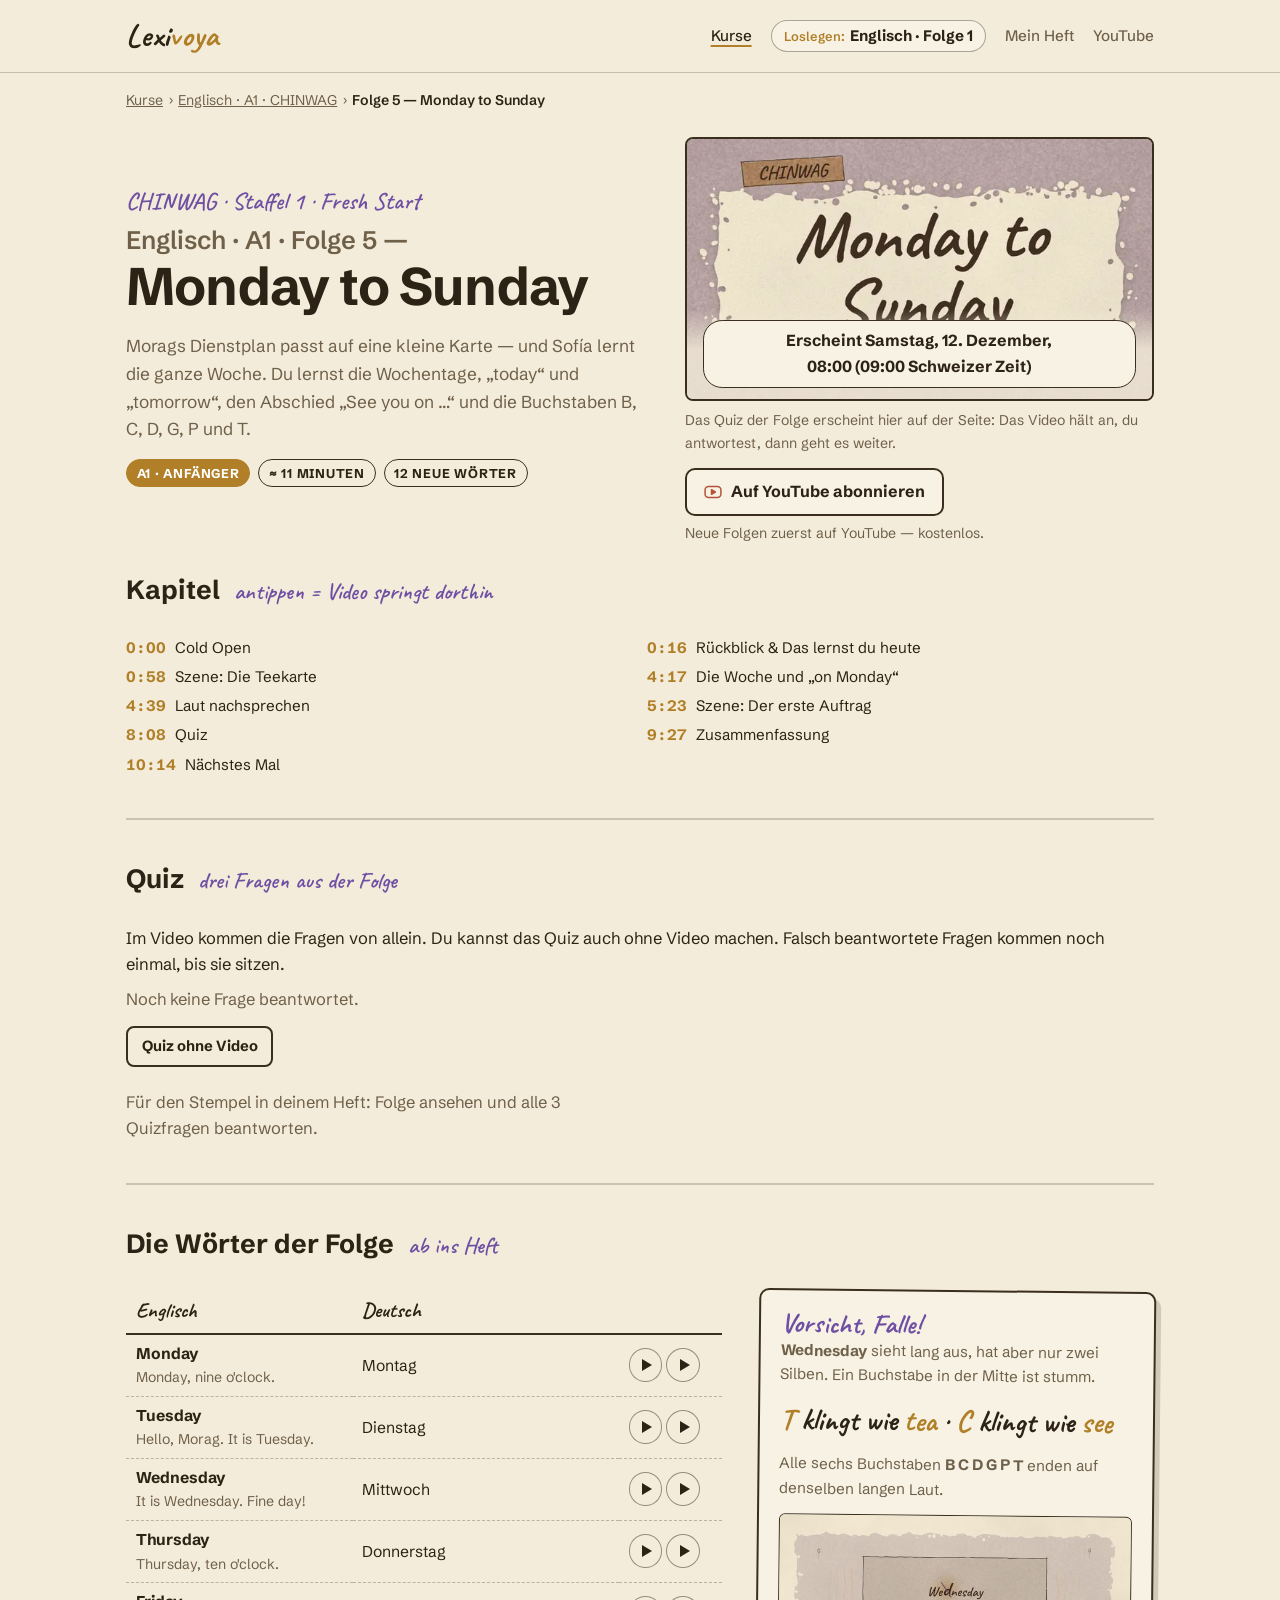
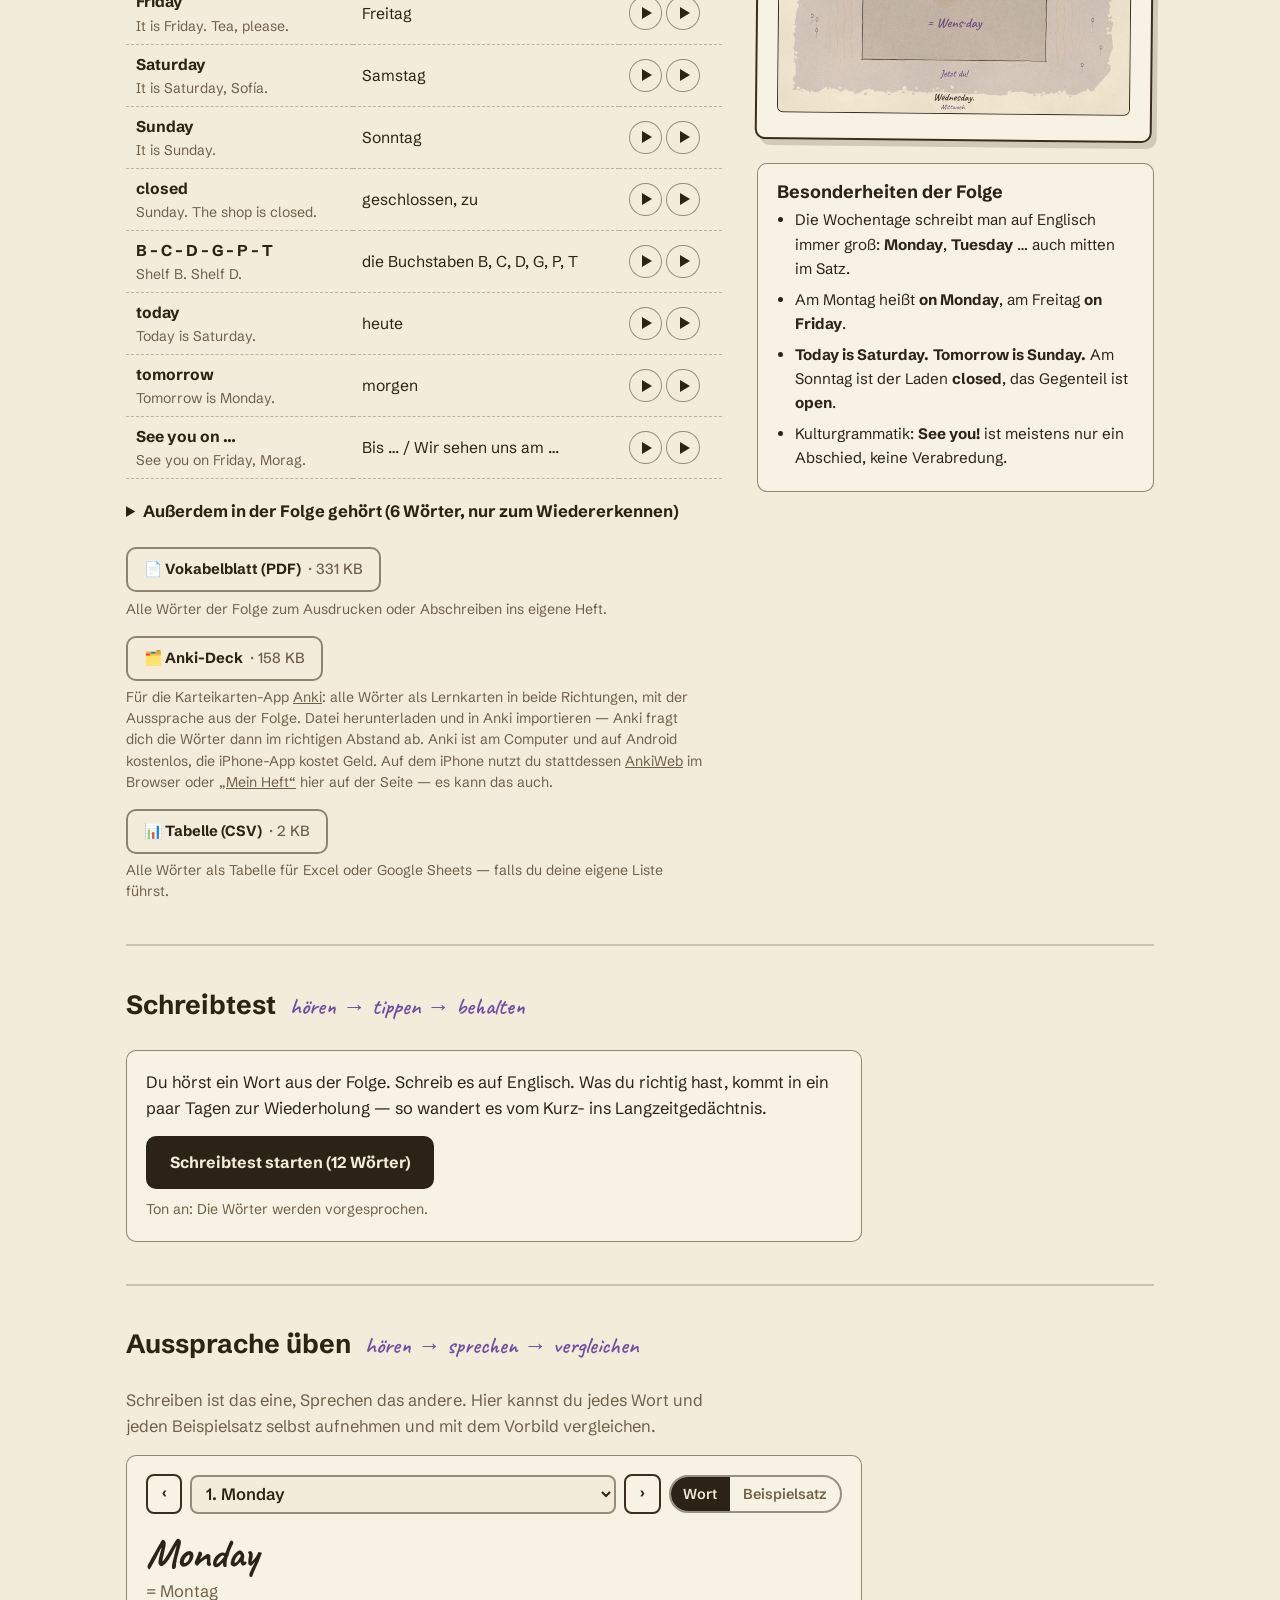
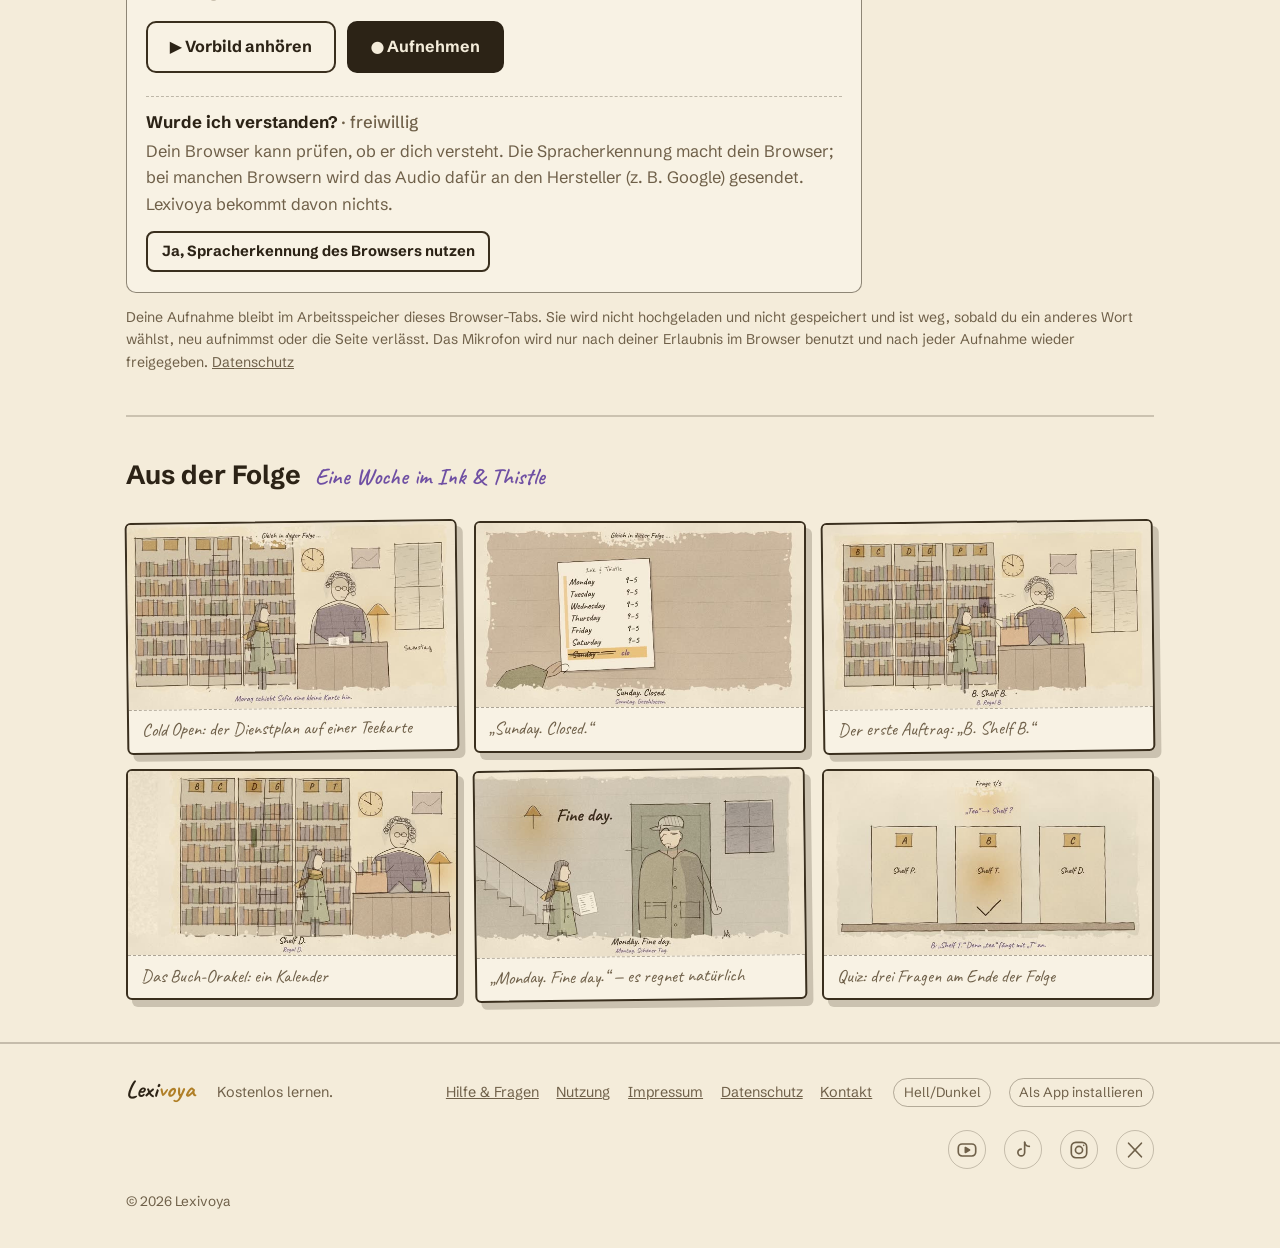
<file: chinwag/folge-5/index.html>
<!doctype html>
<html lang="de">
<head>
<meta charset="utf-8">
<meta name="viewport" content="width=device-width, initial-scale=1, viewport-fit=cover">
<title>Englisch · A1 · Folge 5 — Monday to Sunday · CHINWAG · Lexivoya</title>
<meta name="description" content="Lektion Englisch · A1 · Folge 5 — Monday to Sunday (CHINWAG): Video, Quiz, Wörter, Schreibtest und Downloads.">
<link rel="canonical" href="https://lexivoya.com/chinwag/folge-5/">
<meta name="color-scheme" content="light dark">
<meta name="theme-color" content="#f4ecda" media="(prefers-color-scheme: light)">
<meta name="theme-color" content="#211b10" media="(prefers-color-scheme: dark)">
<link rel="manifest" href="/manifest.webmanifest">
<link rel="icon" href="/favicon.ico" sizes="48x48">
<link rel="icon" href="/icons/favicon-32.png" sizes="32x32" type="image/png">
<link rel="icon" href="/icons/favicon-16.png" sizes="16x16" type="image/png">
<link rel="apple-touch-icon" href="/apple-touch-icon.png">
<meta name="msapplication-TileImage" content="/icons/icon-144.png">
<meta name="msapplication-TileColor" content="#211b10">
<meta name="apple-mobile-web-app-title" content="Lexivoya">
<meta name="apple-mobile-web-app-capable" content="yes">
<meta name="mobile-web-app-capable" content="yes">
<meta name="apple-mobile-web-app-status-bar-style" content="default">
<link rel="stylesheet" href="/css/vorlage.css?v=e524ae33d1">
<link rel="stylesheet" href="/css/lexivoya.css?v=e524ae33d1">
<script id="lexivoya-daten" type="application/json">{"kurse":[{"serie":"chinwag","name":"CHINWAG","sprache":"Englisch","richtung":"Deutsch → Englisch","niveau":"A1","staffel":"Staffel 1 · Fresh Start","folgen_geplant":8,"folgen":["A1-K01-S01","A1-K01-S02","A1-K01-S03","A1-K01-S04","A1-K01-S05","A1-K01-S06"],"plan":[{"nr":1,"id":"A1-K01-S01","titel":"Hello, Edinburgh","ab":"2026-11-28T08:00:00Z","thumb":"/bilder/chinwag-folge-1-thumb","url":"/chinwag/folge-1/","video":true},{"nr":2,"id":"A1-K01-S02","titel":"Where are you from?","ab":"2026-12-02T08:00:00Z","thumb":"/bilder/chinwag-folge-2-thumb","url":"/chinwag/folge-2/","video":true},{"nr":3,"id":"A1-K01-S03","titel":"What's your number?","ab":"2026-12-05T08:00:00Z","thumb":"/bilder/chinwag-folge-3-thumb","url":"/chinwag/folge-3/","video":true},{"nr":4,"id":"A1-K01-S04","titel":"What are you reading?","ab":"2026-12-09T08:00:00Z","thumb":"/bilder/chinwag-folge-4-thumb","url":"/chinwag/folge-4/","video":true},{"nr":5,"id":"A1-K01-S05","titel":"Monday to Sunday","ab":"2026-12-12T08:00:00Z","thumb":"/bilder/chinwag-folge-5-thumb","url":"/chinwag/folge-5/","video":true},{"nr":6,"id":"A1-K01-S06","titel":"Can I help you?","ab":"2026-12-16T08:00:00Z","thumb":"/bilder/chinwag-folge-6-thumb","url":"/chinwag/folge-6/","video":true}]}],"folgen":[{"id":"A1-K01-S01","kurs":"chinwag","nr":1,"titel":"Hello, Edinburgh","url":"/chinwag/folge-1/","dauer":918.8,"quiz":[{"id":"s08-02","t":744.71,"frage":"Es ist drei Uhr nachmittags. Du steigst in einen Bus. Wie grüßt du?","optionen":["Good morning.","Good afternoon.","Goodbye."],"richtig":1,"erklaerung":"„Good afternoon!“ Mit „goodbye“ wärst du schon wieder ausgestiegen, bevor der Bus losfährt."},{"id":"s08-04","t":770.0,"frage":"Jemand fragt dich: „How do you spell that?\" Was sollst du tun?","optionen":["Danke sagen.","Deinen Namen buchstabieren.","Eine Zahl nennen."],"richtig":1,"erklaerung":"buchstabieren. Und denk an die Falle: Das englische I klingt wie „ai“. Sonst heißt du am Ende Sophia."},{"id":"s08-06","t":796.85,"frage":"Mr MacLeod sagt: „Your key. Number seven.\" Welche Nummer hat Sofías Wohnung?","optionen":["Sechs.","Sieben.","Elf."],"richtig":1,"erklaerung":"sieben. „Seven.“ Im obersten Stock. Ohne Aufzug. Natürlich."}],"woerter":["hello","good-afternoon","please","sorry","thank-you","goodbye","good-morning","i-am","my-name-is","what-s-your-name","nice-to-meet-you","how-do-you-spell-that"]},{"id":"A1-K01-S02","kurs":"chinwag","nr":2,"titel":"Where are you from?","url":"/chinwag/folge-2/","dauer":750.5,"quiz":[{"id":"s08-02","t":595.66,"frage":"Jemand fragt dich: „Where are you from?“ Was passt?","optionen":["My name is Sofía.","I am from Spain.","Nice to meet you."],"richtig":1,"erklaerung":"„I am from Spain.“ Oder natürlich dein eigenes Land."},{"id":"s08-04","t":616.62,"frage":"Sofía kommt aus Spanien. Sie ist also …","optionen":["Spain.","Spanish.","Scottish."],"richtig":1,"erklaerung":"„Spanish.“ Mit großem S."},{"id":"s08-06","t":641.4,"frage":"Der Verkäufer fragt Sofía: „Are you Scottish?“ Was sagt sie?","optionen":["Yes, I am.","No, I'm not.","Fine day."],"richtig":1,"erklaerung":"„No, I'm not.“ Sofía ist Spanierin. Und „Fine day“ passt sowieso immer, nur nicht als Antwort."}],"woerter":["where-are-you-from","spain","i-am-from","and-you","scotland","are-you","no-i-m-not","spanish","scottish","germany","german","yes-i-am"]},{"id":"A1-K01-S03","kurs":"chinwag","nr":3,"titel":"What's your number?","url":"/chinwag/folge-3/","dauer":738.8,"quiz":[{"id":"s08-02","t":598.77,"frage":"Sofía fragt im Laden: „How much is it?“ Der Verkäufer sagt: „Ten pounds.“ Was kostet die SIM-Karte?","optionen":["Ten pounds.","Twelve pounds.","Twenty pounds."],"richtig":0,"erklaerung":"„Ten pounds.“ Zehn Pfund."},{"id":"s08-04","t":619.26,"frage":"Jemand spricht viel zu schnell. Was sagst du?","optionen":["Slowly, please.","Here you are.","Eleven."],"richtig":0,"erklaerung":"„Slowly, please.“ Oder: „Can you say that again?“"},{"id":"s08-06","t":641.0,"frage":"Wie sagt man die Null in einer Telefonnummer meistens?","optionen":["ten","oh","eleven"],"richtig":1,"erklaerung":"„oh“. Wie der Buchstabe O."}],"woerter":["how-much-is-it","pounds","here-you-are","phone-number","slowly-please","can-you-say-that-again","zero-ten","eleven","twelve","twenty","what-s-your-phone-number","it-is"]},{"id":"A1-K01-S04","kurs":"chinwag","nr":4,"titel":"What are you reading?","url":"/chinwag/folge-4/","dauer":695.2,"quiz":[{"id":"s08-02","t":548.11,"frage":"Morag fragt: „What are you reading?“ Was antwortest du?","optionen":["It is nine o'clock.","I am reading a book.","No, thank you."],"richtig":1,"erklaerung":"„I am reading a book.“ Ich lese ein Buch."},{"id":"s08-04","t":570.55,"frage":"Du willst wissen, wie spät es ist. Was fragst du?","optionen":["What's this?","What time is it?","What are you reading?"],"richtig":1,"erklaerung":"„What time is it?“ Und die Antwort: „It is nine o'clock.“"},{"id":"s08-06","t":593.08,"frage":"Morag bietet dir Tee an. Du möchtest keinen. Was sagst du?","optionen":["No, thank you.","No.","Yes, please."],"richtig":0,"erklaerung":"„No, thank you.“ In Schottland immer mit Dank."}],"woerter":["what-time-is-it","it-is-o-clock","what-are-you-reading","i-am-reading","book","tea","yes-please","this","that","what-s-this","it-is-a","no-thank-you"]},{"id":"A1-K01-S05","kurs":"chinwag","nr":5,"titel":"Monday to Sunday","url":"/chinwag/folge-5/","dauer":641.9,"quiz":[{"id":"s08-02","t":506.35,"frage":"Ein Buch heißt „Tea“. In welches Regal kommt es?","optionen":["Shelf P.","Shelf T.","Shelf D."],"richtig":1,"erklaerung":"„Shelf T.“ Denn „tea“ fängt mit „T“ an."},{"id":"s08-04","t":531.8,"frage":"An welchem Tag ist der Buchladen zu?","optionen":["Sunday. Closed.","Monday. Closed.","Sunday. Open."],"richtig":0,"erklaerung":"„Sunday. Closed.“ Am Sonntag ist der Laden zu."},{"id":"s08-06","t":555.76,"frage":"Heute ist „Tuesday“. Welcher Tag ist „tomorrow“, also morgen?","optionen":["Monday.","Thursday.","Wednesday."],"richtig":2,"erklaerung":"„Wednesday.“ Nach Dienstag kommt Mittwoch."}],"woerter":["monday","tuesday","wednesday","thursday","friday","saturday","sunday","closed","b-c-d-g-p-t","today","tomorrow","see-you-on"]},{"id":"A1-K01-S06","kurs":"chinwag","nr":6,"titel":"Can I help you?","url":"/chinwag/folge-6/","dauer":768.2,"quiz":[{"id":"s08-02","t":616.41,"frage":"Ein Kunde kommt in den Laden. Was sagst du zuerst?","optionen":["Anything else?","Can I help you?","That is all."],"richtig":1,"erklaerung":"„Can I help you?“ Damit bietest du Hilfe an."},{"id":"s08-04","t":641.26,"frage":"Hör genau hin. Wie schreibt man den Namen des Kunden?","optionen":["F, L, I, M, I, N, G.","F, L, A, M, I, N, G.","F, L, E, M, I, N, G."],"richtig":2,"erklaerung":"„F, L, E, M, I, N, G.“ Das englische E klingt wie unser I."},{"id":"s08-06","t":666.72,"frage":"Ein Kunde sucht ein Buch, aber ihr habt es nicht. Was sagst du höflich?","optionen":["It is over there.","Sorry, we do not have it.","Of course."],"richtig":1,"erklaerung":"„Sorry, we do not have it.“ Das ist ein höfliches Nein."}],"woerter":["can-i-help-you","i-am-looking-for","just-a-moment","it-is-over-there","upstairs","anything-else","sorry-we-do-not-have-it","can-you-spell-that-please","of-course","f-l-m-n-s","double","that-is-all"]}],"woerter":{"hello":{"en":"hello","de":"hallo","beispiel":"Hello, Edinburgh!","audio":"/audio/a1-k01-s01/hello.mp3","beispiel_audio":"/audio/a1-k01-s01/hello-beispiel.mp3"},"good-afternoon":{"en":"good afternoon","de":"guten Tag (nachmittags)","beispiel":"Good afternoon, Sofía!","audio":"/audio/a1-k01-s01/good-afternoon.mp3","beispiel_audio":"/audio/a1-k01-s01/good-afternoon-beispiel.mp3"},"please":{"en":"please","de":"bitte","beispiel":"Edinburgh, please.","audio":"/audio/a1-k01-s01/please.mp3","beispiel_audio":"/audio/a1-k01-s01/please-beispiel.mp3"},"sorry":{"en":"Sorry?","de":"Wie bitte?","beispiel":"Sorry? Cockburn Street?","audio":"/audio/a1-k01-s01/sorry.mp3","beispiel_audio":"/audio/a1-k01-s01/sorry-beispiel.mp3"},"thank-you":{"en":"thank you","de":"danke","beispiel":"Thank you, Mr MacLeod!","audio":"/audio/a1-k01-s01/thank-you.mp3","beispiel_audio":"/audio/a1-k01-s01/thank-you-beispiel.mp3"},"goodbye":{"en":"goodbye","de":"auf Wiedersehen","beispiel":"Goodbye, Mr MacLeod!","audio":"/audio/a1-k01-s01/goodbye.mp3","beispiel_audio":"/audio/a1-k01-s01/goodbye-beispiel.mp3"},"good-morning":{"en":"good morning","de":"guten Morgen","beispiel":"Good morning, Mr MacLeod!","audio":"/audio/a1-k01-s01/good-morning.mp3","beispiel_audio":"/audio/a1-k01-s01/good-morning-beispiel.mp3"},"i-am":{"en":"I am","de":"ich bin","beispiel":"I am Sofía.","audio":"/audio/a1-k01-s01/i-am.mp3","beispiel_audio":"/audio/a1-k01-s01/i-am-beispiel.mp3"},"my-name-is":{"en":"My name is …","de":"mein Name ist …","beispiel":"My name is Sofía Marín.","audio":"/audio/a1-k01-s01/my-name-is.mp3","beispiel_audio":"/audio/a1-k01-s01/my-name-is-beispiel.mp3"},"what-s-your-name":{"en":"What's your name?","de":"Wie heißt du? / Wie heißen Sie?","beispiel":"Hello! What's your name?","audio":"/audio/a1-k01-s01/what-s-your-name.mp3","beispiel_audio":"/audio/a1-k01-s01/what-s-your-name-beispiel.mp3"},"nice-to-meet-you":{"en":"Nice to meet you.","de":"Freut mich.","beispiel":"Hello, I'm Sofía. Nice to meet you.","audio":"/audio/a1-k01-s01/nice-to-meet-you.mp3","beispiel_audio":"/audio/a1-k01-s01/nice-to-meet-you-beispiel.mp3"},"how-do-you-spell-that":{"en":"How do you spell that?","de":"Wie schreibt man das?","beispiel":"Cockburn Street? How do you spell that?","audio":"/audio/a1-k01-s01/how-do-you-spell-that.mp3","beispiel_audio":"/audio/a1-k01-s01/how-do-you-spell-that-beispiel.mp3"},"where-are-you-from":{"en":"Where are you from?","de":"Woher kommst du? / Woher kommen Sie?","beispiel":"Hello! Where are you from?","audio":"/audio/a1-k01-s02/where-are-you-from.mp3","beispiel_audio":"/audio/a1-k01-s02/where-are-you-from-beispiel.mp3"},"spain":{"en":"Spain","de":"Spanien","beispiel":"Valencia, Spain.","audio":"/audio/a1-k01-s02/spain.mp3","beispiel_audio":"/audio/a1-k01-s02/spain-beispiel.mp3"},"i-am-from":{"en":"I am from …","de":"ich komme aus …","beispiel":"Hello, I am Sofía. I am from Spain.","audio":"/audio/a1-k01-s02/i-am-from.mp3","beispiel_audio":"/audio/a1-k01-s02/i-am-from-beispiel.mp3"},"and-you":{"en":"And you?","de":"Und du? / Und Sie?","beispiel":"I'm from Spain. And you?","audio":"/audio/a1-k01-s02/and-you.mp3","beispiel_audio":"/audio/a1-k01-s02/and-you-beispiel.mp3"},"scotland":{"en":"Scotland","de":"Schottland","beispiel":"Hello, Scotland!","audio":"/audio/a1-k01-s02/scotland.mp3","beispiel_audio":"/audio/a1-k01-s02/scotland-beispiel.mp3"},"are-you":{"en":"Are you …?","de":"Bist du …? / Sind Sie …?","beispiel":"Hello! Are you Sofía?","audio":"/audio/a1-k01-s02/are-you.mp3","beispiel_audio":"/audio/a1-k01-s02/are-you-beispiel.mp3"},"no-i-m-not":{"en":"No, I'm not.","de":"Nein, bin ich nicht.","beispiel":"Are you a student? No, I'm not.","audio":"/audio/a1-k01-s02/no-i-m-not.mp3","beispiel_audio":"/audio/a1-k01-s02/no-i-m-not-beispiel.mp3"},"spanish":{"en":"Spanish","de":"spanisch / Spanier, Spanierin","beispiel":"Sofía is Spanish.","audio":"/audio/a1-k01-s02/spanish.mp3","beispiel_audio":"/audio/a1-k01-s02/spanish-beispiel.mp3"},"scottish":{"en":"Scottish","de":"schottisch / Schotte, Schottin","beispiel":"Mr MacLeod is Scottish.","audio":"/audio/a1-k01-s02/scottish.mp3","beispiel_audio":"/audio/a1-k01-s02/scottish-beispiel.mp3"},"germany":{"en":"Germany","de":"Deutschland","beispiel":"I'm from Germany.","audio":"/audio/a1-k01-s02/germany.mp3","beispiel_audio":"/audio/a1-k01-s02/germany-beispiel.mp3"},"german":{"en":"German","de":"deutsch / Deutsche, Deutscher","beispiel":"Are you German?","audio":"/audio/a1-k01-s02/german.mp3","beispiel_audio":"/audio/a1-k01-s02/german-beispiel.mp3"},"yes-i-am":{"en":"Yes, I am.","de":"Ja, bin ich.","beispiel":"Are you Spanish? Yes, I am.","audio":"/audio/a1-k01-s02/yes-i-am.mp3","beispiel_audio":"/audio/a1-k01-s02/yes-i-am-beispiel.mp3"},"how-much-is-it":{"en":"How much is it?","de":"Was kostet das?","beispiel":"Milk, please. How much is it?","audio":"/audio/a1-k01-s03/how-much-is-it.mp3","beispiel_audio":"/audio/a1-k01-s03/how-much-is-it-beispiel.mp3"},"pounds":{"en":"pounds","de":"Pfund","beispiel":"Ten pounds, please.","audio":"/audio/a1-k01-s03/pounds.mp3","beispiel_audio":"/audio/a1-k01-s03/pounds-beispiel.mp3"},"here-you-are":{"en":"Here you are.","de":"Bitte schön. (beim Geben)","beispiel":"Ten pounds. Here you are.","audio":"/audio/a1-k01-s03/here-you-are.mp3","beispiel_audio":"/audio/a1-k01-s03/here-you-are-beispiel.mp3"},"phone-number":{"en":"phone number","de":"Telefonnummer","beispiel":"My phone number is oh seven seven oh oh.","audio":"/audio/a1-k01-s03/phone-number.mp3","beispiel_audio":"/audio/a1-k01-s03/phone-number-beispiel.mp3"},"slowly-please":{"en":"Slowly, please.","de":"Langsam, bitte.","beispiel":"Sorry? Slowly, please.","audio":"/audio/a1-k01-s03/slowly-please.mp3","beispiel_audio":"/audio/a1-k01-s03/slowly-please-beispiel.mp3"},"can-you-say-that-again":{"en":"Can you say that again?","de":"Kannst du das noch einmal sagen?","beispiel":"Sorry? Can you say that again?","audio":"/audio/a1-k01-s03/can-you-say-that-again.mp3","beispiel_audio":"/audio/a1-k01-s03/can-you-say-that-again-beispiel.mp3","melodie":{"wort":"steigend","satz":"steigend"}},"zero-ten":{"en":"zero – ten","de":"null bis zehn","beispiel":"Oh seven seven oh oh.","audio":"/audio/a1-k01-s03/zero-ten.mp3","beispiel_audio":"/audio/a1-k01-s03/zero-ten-beispiel.mp3"},"eleven":{"en":"eleven","de":"elf","beispiel":"Eleven pounds.","audio":"/audio/a1-k01-s03/eleven.mp3","beispiel_audio":"/audio/a1-k01-s03/eleven-beispiel.mp3"},"twelve":{"en":"twelve","de":"zwölf","beispiel":"Twelve pounds, please.","audio":"/audio/a1-k01-s03/twelve.mp3","beispiel_audio":"/audio/a1-k01-s03/twelve-beispiel.mp3"},"twenty":{"en":"twenty","de":"zwanzig","beispiel":"Twenty pounds.","audio":"/audio/a1-k01-s03/twenty.mp3","beispiel_audio":"/audio/a1-k01-s03/twenty-beispiel.mp3"},"what-s-your-phone-number":{"en":"What's your phone number?","de":"Wie ist deine Telefonnummer?","beispiel":"Hello, Mr MacLeod. What's your phone number?","audio":"/audio/a1-k01-s03/what-s-your-phone-number.mp3","beispiel_audio":"/audio/a1-k01-s03/what-s-your-phone-number-beispiel.mp3"},"it-is":{"en":"It is …","de":"Es ist … / Sie ist …","beispiel":"It is ten pounds.","audio":"/audio/a1-k01-s03/it-is.mp3","beispiel_audio":"/audio/a1-k01-s03/it-is-beispiel.mp3"},"what-time-is-it":{"en":"What time is it?","de":"Wie spät ist es?","beispiel":"Hello, Mr MacLeod. What time is it?","audio":"/audio/a1-k01-s04/what-time-is-it.mp3","beispiel_audio":"/audio/a1-k01-s04/what-time-is-it-beispiel.mp3"},"it-is-o-clock":{"en":"It is … o'clock.","de":"Es ist … Uhr.","beispiel":"It is ten o'clock.","audio":"/audio/a1-k01-s04/it-is-o-clock.mp3","beispiel_audio":"/audio/a1-k01-s04/it-is-o-clock-beispiel.mp3"},"what-are-you-reading":{"en":"What are you reading?","de":"Was liest du?","beispiel":"Hello, Sofía. What are you reading?","audio":"/audio/a1-k01-s04/what-are-you-reading.mp3","beispiel_audio":"/audio/a1-k01-s04/what-are-you-reading-beispiel.mp3"},"i-am-reading":{"en":"I am reading …","de":"Ich lese …","beispiel":"I am reading a book.","audio":"/audio/a1-k01-s04/i-am-reading.mp3","beispiel_audio":"/audio/a1-k01-s04/i-am-reading-beispiel.mp3"},"book":{"en":"book","de":"Buch","beispiel":"I am reading a book.","audio":"/audio/a1-k01-s04/book.mp3","beispiel_audio":"/audio/a1-k01-s04/book-beispiel.mp3"},"tea":{"en":"tea","de":"Tee","beispiel":"Tea, please.","audio":"/audio/a1-k01-s04/tea.mp3","beispiel_audio":"/audio/a1-k01-s04/tea-beispiel.mp3"},"yes-please":{"en":"Yes, please.","de":"Ja, bitte.","beispiel":"Tea? Yes, please.","audio":"/audio/a1-k01-s04/yes-please.mp3","beispiel_audio":"/audio/a1-k01-s04/yes-please-beispiel.mp3"},"this":{"en":"this","de":"das (hier), dies","beispiel":"This is my book.","audio":"/audio/a1-k01-s04/this.mp3","beispiel_audio":"/audio/a1-k01-s04/this-beispiel.mp3"},"that":{"en":"that","de":"das (dort)","beispiel":"That is the shop.","audio":"/audio/a1-k01-s04/that.mp3","beispiel_audio":"/audio/a1-k01-s04/that-beispiel.mp3"},"what-s-this":{"en":"What's this?","de":"Was ist das?","beispiel":"Sorry. What's this?","audio":"/audio/a1-k01-s04/what-s-this.mp3","beispiel_audio":"/audio/a1-k01-s04/what-s-this-beispiel.mp3"},"it-is-a":{"en":"It is a …","de":"Es ist ein … / eine …","beispiel":"It is a book.","audio":"/audio/a1-k01-s04/it-is-a.mp3","beispiel_audio":"/audio/a1-k01-s04/it-is-a-beispiel.mp3"},"no-thank-you":{"en":"No, thank you.","de":"Nein, danke.","beispiel":"Tea? No, thank you.","audio":"/audio/a1-k01-s04/no-thank-you.mp3","beispiel_audio":"/audio/a1-k01-s04/no-thank-you-beispiel.mp3"},"monday":{"en":"Monday","de":"Montag","beispiel":"Monday, nine o'clock.","audio":"/audio/a1-k01-s05/monday.mp3","beispiel_audio":"/audio/a1-k01-s05/monday-beispiel.mp3"},"tuesday":{"en":"Tuesday","de":"Dienstag","beispiel":"Hello, Morag. It is Tuesday.","audio":"/audio/a1-k01-s05/tuesday.mp3","beispiel_audio":"/audio/a1-k01-s05/tuesday-beispiel.mp3"},"wednesday":{"en":"Wednesday","de":"Mittwoch","beispiel":"It is Wednesday. Fine day!","audio":"/audio/a1-k01-s05/wednesday.mp3","beispiel_audio":"/audio/a1-k01-s05/wednesday-beispiel.mp3"},"thursday":{"en":"Thursday","de":"Donnerstag","beispiel":"Thursday, ten o'clock.","audio":"/audio/a1-k01-s05/thursday.mp3","beispiel_audio":"/audio/a1-k01-s05/thursday-beispiel.mp3"},"friday":{"en":"Friday","de":"Freitag","beispiel":"It is Friday. Tea, please.","audio":"/audio/a1-k01-s05/friday.mp3","beispiel_audio":"/audio/a1-k01-s05/friday-beispiel.mp3"},"saturday":{"en":"Saturday","de":"Samstag","beispiel":"It is Saturday, Sofía.","audio":"/audio/a1-k01-s05/saturday.mp3","beispiel_audio":"/audio/a1-k01-s05/saturday-beispiel.mp3"},"sunday":{"en":"Sunday","de":"Sonntag","beispiel":"It is Sunday.","audio":"/audio/a1-k01-s05/sunday.mp3","beispiel_audio":"/audio/a1-k01-s05/sunday-beispiel.mp3"},"closed":{"en":"closed","de":"geschlossen, zu","beispiel":"Sunday. The shop is closed.","audio":"/audio/a1-k01-s05/closed.mp3","beispiel_audio":"/audio/a1-k01-s05/closed-beispiel.mp3"},"b-c-d-g-p-t":{"en":"B – C – D – G – P – T","de":"die Buchstaben B, C, D, G, P, T","beispiel":"Shelf B. Shelf D.","audio":"/audio/a1-k01-s05/b-c-d-g-p-t.mp3","beispiel_audio":"/audio/a1-k01-s05/b-c-d-g-p-t-beispiel.mp3"},"today":{"en":"today","de":"heute","beispiel":"Today is Saturday.","audio":"/audio/a1-k01-s05/today.mp3","beispiel_audio":"/audio/a1-k01-s05/today-beispiel.mp3"},"tomorrow":{"en":"tomorrow","de":"morgen","beispiel":"Tomorrow is Monday.","audio":"/audio/a1-k01-s05/tomorrow.mp3","beispiel_audio":"/audio/a1-k01-s05/tomorrow-beispiel.mp3"},"see-you-on":{"en":"See you on …","de":"Bis … / Wir sehen uns am …","beispiel":"See you on Friday, Morag.","audio":"/audio/a1-k01-s05/see-you-on.mp3","beispiel_audio":"/audio/a1-k01-s05/see-you-on-beispiel.mp3"},"can-i-help-you":{"en":"Can I help you?","de":"Kann ich Ihnen helfen?","beispiel":"Good morning. Can I help you?","audio":"/audio/a1-k01-s06/can-i-help-you.mp3","beispiel_audio":"/audio/a1-k01-s06/can-i-help-you-beispiel.mp3","melodie":{"wort":"steigend","satz":"steigend"}},"i-am-looking-for":{"en":"I am looking for …","de":"Ich suche …","beispiel":"I am looking for Morag.","audio":"/audio/a1-k01-s06/i-am-looking-for.mp3","beispiel_audio":"/audio/a1-k01-s06/i-am-looking-for-beispiel.mp3"},"just-a-moment":{"en":"Just a moment.","de":"Einen Moment.","beispiel":"Tea? Just a moment.","audio":"/audio/a1-k01-s06/just-a-moment.mp3","beispiel_audio":"/audio/a1-k01-s06/just-a-moment-beispiel.mp3"},"it-is-over-there":{"en":"It is over there.","de":"Es ist dort drüben.","beispiel":"The ladder? It is over there.","audio":"/audio/a1-k01-s06/it-is-over-there.mp3","beispiel_audio":"/audio/a1-k01-s06/it-is-over-there-beispiel.mp3"},"upstairs":{"en":"upstairs","de":"oben, eine Treppe höher","beispiel":"Morag is upstairs.","audio":"/audio/a1-k01-s06/upstairs.mp3","beispiel_audio":"/audio/a1-k01-s06/upstairs-beispiel.mp3"},"anything-else":{"en":"Anything else?","de":"Sonst noch etwas?","beispiel":"Here you are. Anything else?","audio":"/audio/a1-k01-s06/anything-else.mp3","beispiel_audio":"/audio/a1-k01-s06/anything-else-beispiel.mp3","melodie":{"wort":"steigend","satz":"steigend"}},"sorry-we-do-not-have-it":{"en":"Sorry, we do not have it.","de":"Tut mir leid, das haben wir nicht.","beispiel":"Milk? Sorry, we do not have it.","audio":"/audio/a1-k01-s06/sorry-we-do-not-have-it.mp3","beispiel_audio":"/audio/a1-k01-s06/sorry-we-do-not-have-it-beispiel.mp3"},"can-you-spell-that-please":{"en":"Can you spell that, please?","de":"Können Sie das bitte buchstabieren?","beispiel":"Sorry? Can you spell that, please?","audio":"/audio/a1-k01-s06/can-you-spell-that-please.mp3","beispiel_audio":"/audio/a1-k01-s06/can-you-spell-that-please-beispiel.mp3","melodie":{"wort":"steigend","satz":"steigend"}},"of-course":{"en":"Of course.","de":"Natürlich. / Klar.","beispiel":"Milk? Yes, of course.","audio":"/audio/a1-k01-s06/of-course.mp3","beispiel_audio":"/audio/a1-k01-s06/of-course-beispiel.mp3"},"f-l-m-n-s":{"en":"F – L – M – N – S","de":"die Buchstaben F, L, M, N, S","beispiel":"Fleming. F, L, E, M, I, N, G.","audio":"/audio/a1-k01-s06/f-l-m-n-s.mp3","beispiel_audio":"/audio/a1-k01-s06/f-l-m-n-s-beispiel.mp3"},"double":{"en":"double","de":"doppelt","beispiel":"Mill. M, I, double L.","audio":"/audio/a1-k01-s06/double.mp3","beispiel_audio":"/audio/a1-k01-s06/double-beispiel.mp3"},"that-is-all":{"en":"That is all.","de":"Das ist alles.","beispiel":"Tea, please. That is all.","audio":"/audio/a1-k01-s06/that-is-all.mp3","beispiel_audio":"/audio/a1-k01-s06/that-is-all-beispiel.mp3"}},"kompetenzen":[{"ziel":"Auf Englisch grüßen und dich verabschieden — passend zur Tageszeit","kannst":"Du kannst auf Englisch grüßen und dich verabschieden — passend zur Tageszeit.","woerter":["hello","good-morning","good-afternoon","goodbye"],"kurs":"chinwag","folge":"A1-K01-S01"},{"ziel":"Dich auf Englisch vorstellen","kannst":"Du kannst dich auf Englisch vorstellen.","woerter":["i-am","my-name-is","nice-to-meet-you"],"kurs":"chinwag","folge":"A1-K01-S01"},{"ziel":"Nach einem Namen fragen und um Buchstabieren bitten","kannst":"Du kannst nach einem Namen fragen und darum bitten, ihn zu buchstabieren.","woerter":["what-s-your-name","how-do-you-spell-that"],"kurs":"chinwag","folge":"A1-K01-S01"},{"ziel":"Höflich bitten, danken und nachfragen","kannst":"Du kannst höflich bitten, danken und nachfragen, wenn du etwas nicht verstanden hast.","woerter":["please","thank-you","sorry"],"kurs":"chinwag","folge":"A1-K01-S01"},{"ziel":"Sagen, woher du kommst, und danach fragen","kannst":"Du kannst sagen, woher du kommst, danach fragen und die Frage zurückgeben.","woerter":["where-are-you-from","i-am-from","and-you"],"kurs":"chinwag","folge":"A1-K01-S02"},{"ziel":"Drei Länder auf Englisch nennen","kannst":"Du kannst Spanien, Schottland und Deutschland auf Englisch nennen.","woerter":["spain","scotland","germany"],"kurs":"chinwag","folge":"A1-K01-S02"},{"ziel":"Die passende Nationalität sagen","kannst":"Du kannst die passende Nationalität sagen und weißt, dass man sie im Englischen groß schreibt.","woerter":["spanish","scottish","german"],"kurs":"chinwag","folge":"A1-K01-S02"},{"ziel":"Mit Ja oder Nein kurz antworten","kannst":"Du kannst mit „Are you …?“ nachfragen und kurz mit Ja oder Nein antworten.","woerter":["are-you","yes-i-am","no-i-m-not"],"kurs":"chinwag","folge":"A1-K01-S02"},{"ziel":"Die Zahlen von 0 bis 20 verstehen und sagen","kannst":"Du kannst die Zahlen von null bis zwanzig verstehen und bis zwölf sagen.","woerter":["zero-ten","eleven","twelve","twenty"],"kurs":"chinwag","folge":"A1-K01-S03"},{"ziel":"Nach dem Preis fragen und bezahlen","kannst":"Du kannst nach dem Preis fragen, einen Preis in Pfund verstehen und etwas überreichen.","woerter":["how-much-is-it","pounds","here-you-are"],"kurs":"chinwag","folge":"A1-K01-S03"},{"ziel":"Eine Telefonnummer erfragen und nennen","kannst":"Du kannst nach einer Telefonnummer fragen und deine eigene nennen.","woerter":["phone-number","what-s-your-phone-number","it-is"],"kurs":"chinwag","folge":"A1-K01-S03"},{"ziel":"Um langsames Sprechen und Wiederholung bitten","kannst":"Du kannst bitten, langsamer zu sprechen oder etwas zu wiederholen.","woerter":["slowly-please","can-you-say-that-again"],"kurs":"chinwag","folge":"A1-K01-S03"},{"ziel":"Nach der Uhrzeit fragen und sie sagen","kannst":"Du kannst fragen, wie spät es ist, und die volle Stunde sagen.","woerter":["what-time-is-it","it-is-o-clock"],"kurs":"chinwag","folge":"A1-K01-S04"},{"ziel":"Sagen, was man liest","kannst":"Du kannst fragen, was jemand liest, und sagen, was du selbst liest.","woerter":["what-are-you-reading","i-am-reading","book"],"kurs":"chinwag","folge":"A1-K01-S04"},{"ziel":"Nach Dingen fragen und sie benennen","kannst":"Du kannst nach einem Ding fragen und es benennen, nah mit „this“, fern mit „that“.","woerter":["what-s-this","it-is-a","this","that"],"kurs":"chinwag","folge":"A1-K01-S04"},{"ziel":"Etwas annehmen oder höflich ablehnen","kannst":"Du kannst Tee annehmen oder höflich ablehnen.","woerter":["tea","yes-please","no-thank-you"],"kurs":"chinwag","folge":"A1-K01-S04"},{"ziel":"Die Wochentage verstehen und sagen","kannst":"Du kannst alle sieben Wochentage verstehen und sagen.","woerter":["monday","tuesday","wednesday","thursday","friday","saturday","sunday"],"kurs":"chinwag","folge":"A1-K01-S05"},{"ziel":"Heute und morgen sagen","kannst":"Du kannst sagen, welcher Tag heute ist und welcher morgen ist.","woerter":["today","tomorrow"],"kurs":"chinwag","folge":"A1-K01-S05"},{"ziel":"Sich verabschieden und sagen, wann ein Laden zu ist","kannst":"Du kannst dich mit „See you on …“ verabschieden und sagen, dass ein Laden zu ist.","woerter":["see-you-on","closed"],"kurs":"chinwag","folge":"A1-K01-S05"},{"ziel":"Die Buchstaben B C D G P T","kannst":"Du kannst die Buchstaben B, C, D, G, P und T hören und sagen.","woerter":["b-c-d-g-p-t"],"kurs":"chinwag","folge":"A1-K01-S05"},{"ziel":"Im Laden Hilfe anbieten","kannst":"Du kannst im Laden Hilfe anbieten und fragen, ob noch etwas fehlt.","woerter":["can-i-help-you","just-a-moment","anything-else","that-is-all"],"kurs":"chinwag","folge":"A1-K01-S06"},{"ziel":"Sagen, was du suchst und wo etwas ist","kannst":"Du kannst sagen, was du suchst, und zeigen, wo etwas ist.","woerter":["i-am-looking-for","it-is-over-there","upstairs"],"kurs":"chinwag","folge":"A1-K01-S06"},{"ziel":"Höflich Nein sagen","kannst":"Du kannst höflich sagen, dass etwas fehlt, und „natürlich“ sagen.","woerter":["sorry-we-do-not-have-it","of-course"],"kurs":"chinwag","folge":"A1-K01-S06"},{"ziel":"Buchstabieren lassen: F L M N S und double","kannst":"Du kannst um Buchstabieren bitten und F, L, M, N, S und „double“ hören und sagen.","woerter":["can-you-spell-that-please","f-l-m-n-s","double"],"kurs":"chinwag","folge":"A1-K01-S06"}]}</script>
<script src="/js/lernstand.js?v=e524ae33d1"></script>
</head>
<body data-folge="A1-K01-S05">
<header><div class="wrap nav">
  <a class="wordmark" href="/" aria-label="Lexivoya — zur Startseite">Lexi<span>voya</span></a>
  <nav aria-label="Hauptnavigation">
    <a href="/kurse/" aria-current="true">Kurse</a>
    <a class="weiter" href="/kurse/#chinwag" title="Englisch · A1 · CHINWAG" data-weiter><small>Loslegen:</small> <span>Englisch</span></a>
    <a href="/heft/">Mein Heft</a>
    <a href="https://www.youtube.com/@Lexivoya" target="_blank" rel="noopener">YouTube</a>
  </nav>
</div></header>
<nav class="brotkrumen wrap" aria-label="Du bist hier"><a href="/kurse/">Kurse</a> <span aria-hidden="true">›</span> <a href="/kurse/#chinwag">Englisch · A1 · CHINWAG</a> <span aria-hidden="true">›</span> <span aria-current="page">Folge 5 — Monday to Sunday</span></nav>
<main id="top">
<div class="wrap">

<section class="hero" style="padding-bottom:1.2rem">
  <div>
    <p class="kicker">CHINWAG · Staffel 1 · Fresh Start</p>
    <h1><span class="h-kontext">Englisch · A1 · Folge 5 —</span> Monday to Sunday</h1>
    <p class="lede">Morags Dienstplan passt auf eine kleine Karte — und Sofía lernt die ganze Woche. Du lernst die Wochentage, „today“ und „tomorrow“, den Abschied „See you on …“ und die Buchstaben B, C, D, G, P und T.</p>
    <div class="meta-row" style="margin-top:1rem">
      <span class="chip acc">A1 · Anfänger</span><span class="chip">≈ 11 Minuten</span><span class="chip">12 neue Wörter</span>
    </div>
  </div>
  <div>
    <div class="player" id="player" data-youtube="tKsQhBdl0aI">
      <picture><source type="image/webp" srcset="/bilder/chinwag-folge-5-thumb-640.webp 640w, /bilder/chinwag-folge-5-thumb-1280.webp 1280w" sizes="(max-width:820px) 100vw, 520px"><img src="/bilder/chinwag-folge-5-thumb-1280.jpg" srcset="/bilder/chinwag-folge-5-thumb-640.jpg 640w, /bilder/chinwag-folge-5-thumb-1280.jpg 1280w" sizes="(max-width:820px) 100vw, 520px" alt="Thumbnail: Englisch · A1 · Folge 5 — Monday to Sunday" width="1280" height="720" decoding="async"></picture>
      <p class="erscheint" data-folge-bis="A1-K01-S05"><span class="knopf-aus">Erscheint <time class="termin" datetime="2026-12-12T08:00:00Z">Samstag, 12. Dezember, 09:00 (Schweizer Zeit)</time></span></p>
      <button class="laden" type="button" data-folge-ab="A1-K01-S05" hidden>
        <span class="knopf">Video abspielen</span>
        <small>Beim Abspielen lädt das Video von YouTube (youtube-nocookie.com). Erst dann gehen Daten an Google. <a href="/datenschutz/">Datenschutz</a></small>
      </button>
    </div>
    <p class="hinweis" style="margin-top:.5rem">Das Quiz der Folge erscheint hier auf der Seite: Das Video hält an, du antwortest, dann geht es weiter.</p>
    <div class="abo">
      <a class="btn btn-abo" href="https://www.youtube.com/@Lexivoya?sub_confirmation=1" target="_blank" rel="noopener"><svg viewBox="0 0 24 24" width="20" height="20" fill="none" stroke="currentColor" stroke-width="1.8" stroke-linecap="round" stroke-linejoin="round" aria-hidden="true" focusable="false"><rect x="2.5" y="5.5" width="19" height="13" rx="4.2"/><path d="M10.2 9.3v5.4l4.6-2.7z" fill="currentColor"/></svg>Auf YouTube abonnieren</a>
      <p class="hinweis">Neue Folgen zuerst auf YouTube — kostenlos.</p>
    </div>
  </div>
</section>

<p class="hinweis" id="speicher-hinweis" hidden>Dein Browser lässt gerade keinen Speicher zu (z. B. privates Fenster). Üben geht trotzdem — dein Fortschritt wird aber nicht gespeichert.</p>

<section id="kapitel" style="padding-top:.6rem">
  <div class="sec-head"><h2>Kapitel</h2><span class="hand">antippen = Video springt dorthin</span></div>
  <ul class="chapters kapitel-links">
    <li><button type="button" data-zeit="0"><span class="t">0:00</span><span>Cold Open</span></button></li>
    <li><button type="button" data-zeit="16"><span class="t">0:16</span><span>Rückblick &amp; Das lernst du heute</span></button></li>
    <li><button type="button" data-zeit="58"><span class="t">0:58</span><span>Szene: Die Teekarte</span></button></li>
    <li><button type="button" data-zeit="257"><span class="t">4:17</span><span>Die Woche und „on Monday“</span></button></li>
    <li><button type="button" data-zeit="279"><span class="t">4:39</span><span>Laut nachsprechen</span></button></li>
    <li><button type="button" data-zeit="323"><span class="t">5:23</span><span>Szene: Der erste Auftrag</span></button></li>
    <li><button type="button" data-zeit="488"><span class="t">8:08</span><span>Quiz</span></button></li>
    <li><button type="button" data-zeit="567"><span class="t">9:27</span><span>Zusammenfassung</span></button></li>
    <li><button type="button" data-zeit="614"><span class="t">10:14</span><span>Nächstes Mal</span></button></li>
  </ul>
</section>

<hr class="rule">

<section id="quiz-abschnitt">
  <div class="sec-head"><h2>Quiz</h2><span class="hand">drei Fragen aus der Folge</span></div>
  <p>Im Video kommen die Fragen von allein. Du kannst das Quiz auch ohne Video machen. Falsch beantwortete Fragen kommen noch einmal, bis sie sitzen.</p>
  <p class="muted" id="quiz-stand" style="margin-top:.5rem"></p>
  <div class="zeile-knoepfe">
    <button class="btn btn-ghost btn-klein" type="button" id="quiz-ohne-video">Quiz ohne Video</button>
    <button class="btn btn-primary btn-klein" type="button" id="quiz-wiederholen" hidden>Falsche Fragen wiederholen</button>
  </div>
  <div class="quiz" id="quiz" hidden aria-live="polite"></div>
  <div style="margin-top:1.4rem" class="zwei">
    <div id="stempel-stand"></div>
    <div><button class="btn btn-ghost btn-klein" type="button" id="gesehen" hidden>Ich habe die Folge auf YouTube gesehen</button></div>
  </div>
</section>

<hr class="rule">

<section id="woerter">
  <div class="sec-head"><h2>Die Wörter der Folge</h2><span class="hand">ab ins Heft</span></div>
  <div class="lesson">
    <div>
      <div class="table-scroll"><table class="vok">
        <tr><th>Englisch</th><th>Deutsch</th><th><span class="sr-only">Anhören</span></th></tr>
        <tr><td class="en" lang="en">Monday<span class="bsp">Monday, nine o&#x27;clock.</span></td><td>Montag</td><td style="white-space:nowrap"><button class="hoeren" type="button" data-src="/audio/a1-k01-s05/monday.mp3" aria-label="Monday anhören"></button> <button class="hoeren" type="button" data-src="/audio/a1-k01-s05/monday-beispiel.mp3" aria-label="Beispiel anhören: Monday, nine o&#x27;clock." title="Beispielsatz"></button></td></tr>
        <tr><td class="en" lang="en">Tuesday<span class="bsp">Hello, Morag. It is Tuesday.</span></td><td>Dienstag</td><td style="white-space:nowrap"><button class="hoeren" type="button" data-src="/audio/a1-k01-s05/tuesday.mp3" aria-label="Tuesday anhören"></button> <button class="hoeren" type="button" data-src="/audio/a1-k01-s05/tuesday-beispiel.mp3" aria-label="Beispiel anhören: Hello, Morag. It is Tuesday." title="Beispielsatz"></button></td></tr>
        <tr><td class="en" lang="en">Wednesday<span class="bsp">It is Wednesday. Fine day!</span></td><td>Mittwoch</td><td style="white-space:nowrap"><button class="hoeren" type="button" data-src="/audio/a1-k01-s05/wednesday.mp3" aria-label="Wednesday anhören"></button> <button class="hoeren" type="button" data-src="/audio/a1-k01-s05/wednesday-beispiel.mp3" aria-label="Beispiel anhören: It is Wednesday. Fine day!" title="Beispielsatz"></button></td></tr>
        <tr><td class="en" lang="en">Thursday<span class="bsp">Thursday, ten o&#x27;clock.</span></td><td>Donnerstag</td><td style="white-space:nowrap"><button class="hoeren" type="button" data-src="/audio/a1-k01-s05/thursday.mp3" aria-label="Thursday anhören"></button> <button class="hoeren" type="button" data-src="/audio/a1-k01-s05/thursday-beispiel.mp3" aria-label="Beispiel anhören: Thursday, ten o&#x27;clock." title="Beispielsatz"></button></td></tr>
        <tr><td class="en" lang="en">Friday<span class="bsp">It is Friday. Tea, please.</span></td><td>Freitag</td><td style="white-space:nowrap"><button class="hoeren" type="button" data-src="/audio/a1-k01-s05/friday.mp3" aria-label="Friday anhören"></button> <button class="hoeren" type="button" data-src="/audio/a1-k01-s05/friday-beispiel.mp3" aria-label="Beispiel anhören: It is Friday. Tea, please." title="Beispielsatz"></button></td></tr>
        <tr><td class="en" lang="en">Saturday<span class="bsp">It is Saturday, Sofía.</span></td><td>Samstag</td><td style="white-space:nowrap"><button class="hoeren" type="button" data-src="/audio/a1-k01-s05/saturday.mp3" aria-label="Saturday anhören"></button> <button class="hoeren" type="button" data-src="/audio/a1-k01-s05/saturday-beispiel.mp3" aria-label="Beispiel anhören: It is Saturday, Sofía." title="Beispielsatz"></button></td></tr>
        <tr><td class="en" lang="en">Sunday<span class="bsp">It is Sunday.</span></td><td>Sonntag</td><td style="white-space:nowrap"><button class="hoeren" type="button" data-src="/audio/a1-k01-s05/sunday.mp3" aria-label="Sunday anhören"></button> <button class="hoeren" type="button" data-src="/audio/a1-k01-s05/sunday-beispiel.mp3" aria-label="Beispiel anhören: It is Sunday." title="Beispielsatz"></button></td></tr>
        <tr><td class="en" lang="en">closed<span class="bsp">Sunday. The shop is closed.</span></td><td>geschlossen, zu</td><td style="white-space:nowrap"><button class="hoeren" type="button" data-src="/audio/a1-k01-s05/closed.mp3" aria-label="closed anhören"></button> <button class="hoeren" type="button" data-src="/audio/a1-k01-s05/closed-beispiel.mp3" aria-label="Beispiel anhören: Sunday. The shop is closed." title="Beispielsatz"></button></td></tr>
        <tr><td class="en" lang="en">B – C – D – G – P – T<span class="bsp">Shelf B. Shelf D.</span></td><td>die Buchstaben B, C, D, G, P, T</td><td style="white-space:nowrap"><button class="hoeren" type="button" data-src="/audio/a1-k01-s05/b-c-d-g-p-t.mp3" aria-label="B – C – D – G – P – T anhören"></button> <button class="hoeren" type="button" data-src="/audio/a1-k01-s05/b-c-d-g-p-t-beispiel.mp3" aria-label="Beispiel anhören: Shelf B. Shelf D." title="Beispielsatz"></button></td></tr>
        <tr><td class="en" lang="en">today<span class="bsp">Today is Saturday.</span></td><td>heute</td><td style="white-space:nowrap"><button class="hoeren" type="button" data-src="/audio/a1-k01-s05/today.mp3" aria-label="today anhören"></button> <button class="hoeren" type="button" data-src="/audio/a1-k01-s05/today-beispiel.mp3" aria-label="Beispiel anhören: Today is Saturday." title="Beispielsatz"></button></td></tr>
        <tr><td class="en" lang="en">tomorrow<span class="bsp">Tomorrow is Monday.</span></td><td>morgen</td><td style="white-space:nowrap"><button class="hoeren" type="button" data-src="/audio/a1-k01-s05/tomorrow.mp3" aria-label="tomorrow anhören"></button> <button class="hoeren" type="button" data-src="/audio/a1-k01-s05/tomorrow-beispiel.mp3" aria-label="Beispiel anhören: Tomorrow is Monday." title="Beispielsatz"></button></td></tr>
        <tr><td class="en" lang="en">See you on …<span class="bsp">See you on Friday, Morag.</span></td><td>Bis … / Wir sehen uns am …</td><td style="white-space:nowrap"><button class="hoeren" type="button" data-src="/audio/a1-k01-s05/see-you-on.mp3" aria-label="See you on … anhören"></button> <button class="hoeren" type="button" data-src="/audio/a1-k01-s05/see-you-on-beispiel.mp3" aria-label="Beispiel anhören: See you on Friday, Morag." title="Beispielsatz"></button></td></tr>
      </table></div>
      <details class="passiv"><summary>Außerdem in der Folge gehört (6 Wörter, nur zum Wiedererkennen)</summary>
        <ul>
          <li><b lang="en">week</b> — Woche</li>
          <li><b lang="en">open</b> — offen, geöffnet</li>
          <li><b lang="en">See you tomorrow.</b> — Bis morgen.</li>
          <li><b lang="en">See you!</b> — Tschüss! / Bis bald! (Abschied, keine Verabredung)</li>
          <li><b lang="en">first</b> — erste(r)</li>
          <li><b lang="en">This is your week.</b> — Das ist deine Woche.</li>
        </ul>
      </details>
      <div class="dl-liste">
        <div class="dl-eintrag"><a class="dl" href="/downloads/chinwag-a1-k01-vokabelblatt.pdf" download target="_blank">📄 Vokabelblatt (PDF) <span class="muted" style="font-weight:500">· 331 KB</span></a><p class="hinweis">Alle Wörter der Folge zum Ausdrucken oder Abschreiben ins eigene Heft.</p></div>
        <div class="dl-eintrag"><a class="dl" href="/downloads/chinwag-a1-k01-anki.apkg" download target="_blank">🗂️ Anki-Deck <span class="muted" style="font-weight:500">· 158 KB</span></a><p class="hinweis">Für die Karteikarten-App <a href="https://apps.ankiweb.net" target="_blank" rel="noopener">Anki</a>: alle Wörter als Lernkarten in beide Richtungen, mit der Aussprache aus der Folge. Datei herunterladen und in Anki importieren — Anki fragt dich die Wörter dann im richtigen Abstand ab. Anki ist am Computer und auf Android kostenlos, die iPhone-App kostet Geld. Auf dem iPhone nutzt du stattdessen <a href="https://ankiweb.net" target="_blank" rel="noopener">AnkiWeb</a> im Browser oder <a href="/heft/">„Mein Heft“</a> hier auf der Seite — es kann das auch.</p></div>
        <div class="dl-eintrag"><a class="dl" href="/downloads/chinwag-a1-k01-vokabeln.csv" download target="_blank">📊 Tabelle (CSV) <span class="muted" style="font-weight:500">· 2 KB</span></a><p class="hinweis">Alle Wörter als Tabelle für Excel oder Google Sheets — falls du deine eigene Liste führst.</p></div>
      </div>
    </div>
    <div>
      <aside class="falle">
        <h3>Vorsicht, Falle!</h3>
        <p><b lang="en">Wednesday</b> sieht lang aus, hat aber nur zwei Silben. Ein Buchstabe in der Mitte ist stumm.</p>
        <p class="big"><b lang="en">T</b> klingt wie <b lang="en">tea</b> · <b lang="en">C</b> klingt wie <b lang="en">see</b></p>
        <p>Alle sechs Buchstaben <b lang="en">B C D G P T</b> enden auf denselben langen Laut.</p>
        <img style="margin-top:.8rem;border:1.5px solid var(--line);border-radius:6px" src="/bilder/a1-k01-s05-falle-1280.jpg" srcset="/bilder/a1-k01-s05-falle-640.jpg 640w, /bilder/a1-k01-s05-falle-1280.jpg 1280w" sizes="(max-width:820px) 100vw, 520px" alt="Standbild: Wednesday mit gestrichenem d, gesprochen Wens·day" width="1280" height="720" loading="lazy" decoding="async">
      </aside>
      <div class="karte" style="margin-top:1.4rem">
        <h3>Besonderheiten der Folge</h3>
        <ul style="margin:0; padding-left:1.1rem; display:grid; gap:.4rem; font-size:.95rem">
          <li>Die Wochentage schreibt man auf Englisch immer groß: <b lang="en">Monday</b>, <b lang="en">Tuesday</b> … auch mitten im Satz.</li>
          <li>Am Montag heißt <b lang="en">on Monday</b>, am Freitag <b lang="en">on Friday</b>.</li>
          <li><b lang="en">Today is Saturday.</b> <b lang="en">Tomorrow is Sunday.</b> Am Sonntag ist der Laden <b lang="en">closed</b>, das Gegenteil ist <b lang="en">open</b>.</li>
          <li>Kulturgrammatik: <b lang="en">See you!</b> ist meistens nur ein Abschied, keine Verabredung.</li>
        </ul>
      </div>
    </div>
  </div>
</section>

<hr class="rule">

<section id="ueben">
  <div class="sec-head"><h2>Schreibtest</h2><span class="hand">hören → tippen → behalten</span></div>
  <div class="karte schreib" id="schreibtest">
    <p>Du hörst ein Wort aus der Folge. Schreib es auf Englisch. Was du richtig hast, kommt in ein paar Tagen zur Wiederholung — so wandert es vom Kurz- ins Langzeitgedächtnis.</p>
    <div class="zeile-knoepfe"><button class="btn btn-primary" type="button" id="schreibtest-start">Schreibtest starten (12 Wörter)</button></div>
    <p class="hinweis" style="margin-top:.6rem">Ton an: Die Wörter werden vorgesprochen.</p>
  </div>
</section>

<hr class="rule">

<section id="aussprache">
  <div class="sec-head"><h2>Aussprache üben</h2><span class="hand">hören → sprechen → vergleichen</span></div>
  <p class="muted as-einleitung">Schreiben ist das eine, Sprechen das andere. Hier kannst du jedes Wort und jeden Beispielsatz selbst aufnehmen und mit dem Vorbild vergleichen.</p>
  <div class="karte aussprache" id="aussprache-box">
    <div class="as-kopf">
      <button class="btn btn-ghost btn-klein" type="button" id="as-zurueck" aria-label="Vorheriges Wort">‹</button>
      <label class="sr-only" for="as-wahl">Wort wählen</label><select id="as-wahl"></select>
      <button class="btn btn-ghost btn-klein" type="button" id="as-weiter" aria-label="Nächstes Wort">›</button>
      <span class="as-modus" role="group" aria-label="Was üben?"><button type="button" data-modus="wort" aria-pressed="true">Wort</button><button type="button" data-modus="satz" aria-pressed="false">Beispielsatz</button></span>
    </div>
    <p class="as-ziel" id="as-ziel" lang="en"></p>
    <p class="muted" id="as-de"></p>
    <ol class="as-schritte">
      <li><button class="btn btn-ghost" type="button" id="as-vorbild-hoeren">▶ Vorbild anhören</button></li>
      <li><button class="btn btn-primary" type="button" id="as-aufnehmen" aria-pressed="false">● Aufnehmen</button>
        <span class="as-pegel" id="as-pegel" hidden aria-hidden="true"><i></i></span></li>
    </ol>
    <div id="as-meldung" aria-live="polite"></div>
    <div id="as-vergleich" hidden>
      <div class="zeile-knoepfe"><button class="btn btn-ghost btn-klein" type="button" id="as-vorbild">▶ Vorbild</button><button class="btn btn-ghost btn-klein" type="button" id="as-du">▶ Deine Aufnahme</button></div>
      <figure class="as-wellen">
        <figcaption><span class="as-l as-l-vorbild">Vorbild</span></figcaption><canvas id="as-welle-vorbild" aria-label="Wellenform und Sprachmelodie des Vorbilds"></canvas>
        <figcaption><span class="as-l as-l-du">Deine Aufnahme</span></figcaption><canvas id="as-welle-du" aria-label="Wellenform und Sprachmelodie deiner Aufnahme"></canvas>
        <figcaption class="as-legende"><span class="as-l as-l-melodie">Linie = Sprachmelodie</span> <span class="muted">· Lücken: stimmlose Laute (s, t, p …) oder Pausen</span></figcaption>
      </figure>
      <p class="hinweis-box as-frage" id="as-melodie-hinweis" hidden></p>
      <p class="hinweis">Die Linie zeigt deine Sprachmelodie — steigt oder fällt deine Stimme? Vergleiche die Form, nicht die Höhe.</p>
      <p class="hinweis" id="as-melodie-meldung"></p>
      <p class="hinweis"><span id="as-dauer"></span>. Die Bilder zeigen, wie dein Sprechen über die Zeit verläuft: Länge, Pausen, betonte Stellen, Melodie. Sie sind kein Punktestand. Ob es gut klingt, hörst du am besten selbst.</p>
      <p style="margin-top:.8rem"><b>Wie klang es?</b></p>
      <div class="zeile-knoepfe" style="margin-top:.4rem"><button class="btn btn-primary btn-klein" type="button" id="as-gut">Klang gut</button><button class="btn btn-ghost btn-klein" type="button" id="as-ueben">Noch mal üben</button></div>
      <p class="hinweis" id="as-urteil-meldung" aria-live="polite" style="margin-top:.5rem"></p>
    </div>
    <p class="hinweis" id="as-stand" style="margin-top:.6rem"></p>

    <p class="hinweis as-sr-ios" id="as-sr-ios" hidden>Die Verstanden-Prüfung gibt es am iPhone leider nicht — der Selbstvergleich oben funktioniert voll.</p>
    <div class="as-sr" id="as-sr" hidden>
      <h3>Wurde ich verstanden? <span class="muted" style="font-weight:500">· freiwillig</span></h3>
      <div id="as-sr-zustimmung">
        <p class="muted">Dein Browser kann prüfen, ob er dich versteht. Die Spracherkennung macht dein Browser; bei manchen Browsern wird das Audio dafür an den Hersteller (z. B. Google) gesendet. Lexivoya bekommt davon nichts.</p>
        <div class="zeile-knoepfe"><button class="btn btn-ghost btn-klein" type="button" id="as-sr-erlauben">Ja, Spracherkennung des Browsers nutzen</button></div>
      </div>
      <div id="as-sr-aktiv" hidden>
        <div class="zeile-knoepfe"><button class="btn btn-ghost btn-klein" type="button" id="as-sr-pruefen">🎙 Prüfen, ob man dich versteht</button></div>
        <div id="as-sr-ergebnis" aria-live="polite"></div>
      </div>
    </div>
  </div>
  <p class="hinweis" style="margin-top:.8rem">Deine Aufnahme bleibt im Arbeitsspeicher dieses Browser-Tabs. Sie wird nicht hochgeladen und nicht gespeichert und ist weg, sobald du ein anderes Wort wählst, neu aufnimmst oder die Seite verlässt. Das Mikrofon wird nur nach deiner Erlaubnis im Browser benutzt und nach jeder Aufnahme wieder freigegeben. <a href="/datenschutz/">Datenschutz</a></p>
</section>

<hr class="rule">

<section id="bilder">
  <div class="sec-head"><h2>Aus der Folge</h2><span class="hand">Eine Woche im Ink & Thistle</span></div>
  <div class="galerie">
    <figure class="still"><img src="/bilder/a1-k01-s05-galerie-1-1280.jpg" srcset="/bilder/a1-k01-s05-galerie-1-640.jpg 640w, /bilder/a1-k01-s05-galerie-1-1280.jpg 1280w" sizes="(max-width:520px) 100vw, (max-width:820px) 50vw, 340px" alt="Morag schiebt Sofía über die Theke eine kleine Karte zu" width="1280" height="720" loading="lazy" decoding="async"><figcaption>Cold Open: der Dienstplan auf einer Teekarte</figcaption></figure>
    <figure class="still"><img src="/bilder/a1-k01-s05-galerie-2-1280.jpg" srcset="/bilder/a1-k01-s05-galerie-2-640.jpg 640w, /bilder/a1-k01-s05-galerie-2-1280.jpg 1280w" sizes="(max-width:520px) 100vw, (max-width:820px) 50vw, 340px" alt="Die Teekarte in Sofías Hand, die Zeile Sunday ist durchgestrichen" width="1280" height="720" loading="lazy" decoding="async"><figcaption>„Sunday. Closed.“</figcaption></figure>
    <figure class="still"><img src="/bilder/a1-k01-s05-galerie-3-1280.jpg" srcset="/bilder/a1-k01-s05-galerie-3-640.jpg 640w, /bilder/a1-k01-s05-galerie-3-1280.jpg 1280w" sizes="(max-width:520px) 100vw, (max-width:820px) 50vw, 340px" alt="Morag hält ein Buch hoch, an den Regalen hängen Messingschilder mit Buchstaben" width="1280" height="720" loading="lazy" decoding="async"><figcaption>Der erste Auftrag: „B. Shelf B.“</figcaption></figure>
    <figure class="still"><img src="/bilder/a1-k01-s05-galerie-4-1280.jpg" srcset="/bilder/a1-k01-s05-galerie-4-640.jpg 640w, /bilder/a1-k01-s05-galerie-4-1280.jpg 1280w" sizes="(max-width:520px) 100vw, (max-width:820px) 50vw, 340px" alt="Ein Wandkalender mit einem Blatt für jede Woche auf der Theke" width="1280" height="720" loading="lazy" decoding="async"><figcaption>Das Buch-Orakel: ein Kalender</figcaption></figure>
    <figure class="still"><img src="/bilder/a1-k01-s05-galerie-5-1280.jpg" srcset="/bilder/a1-k01-s05-galerie-5-640.jpg 640w, /bilder/a1-k01-s05-galerie-5-1280.jpg 1280w" sizes="(max-width:520px) 100vw, (max-width:820px) 50vw, 340px" alt="Mr MacLeod im Treppenhaus, draußen regnet es" width="1280" height="720" loading="lazy" decoding="async"><figcaption>„Monday. Fine day.“ — es regnet natürlich</figcaption></figure>
    <figure class="still"><img src="/bilder/a1-k01-s05-galerie-6-1280.jpg" srcset="/bilder/a1-k01-s05-galerie-6-640.jpg 640w, /bilder/a1-k01-s05-galerie-6-1280.jpg 1280w" sizes="(max-width:520px) 100vw, (max-width:820px) 50vw, 340px" alt="Quizfrage mit den Antworten A, B und C" width="1280" height="720" loading="lazy" decoding="async"><figcaption>Quiz: drei Fragen am Ende der Folge</figcaption></figure>
  </div>
</section>


<hr class="rule" hidden>

<section id="naechste-folge" data-folge="A1-K01-S05" hidden>
  <p class="vormerk-zeile"><b>Nächste Folge:</b> <span class="vormerk" data-vormerk="chinwag"><span class="vormerk-name">Folge 1</span> <span class="vormerk-termin">— <time class="termin" datetime="2026-11-28T08:00:00Z">Samstag, 28. November, 09:00 (Schweizer Zeit)</time></span> <span class="bald-stempel" aria-hidden="true">Bald</span></span></p>
</section>

</div>

</main>

<footer><div class="wrap foot">
  <span class="wordmark">Lexi<span style="color:var(--accent)">voya</span></span>
  <span>Kostenlos lernen.</span>
  <nav class="foot-links" aria-label="Hilfe, Nutzung, Rechtliches und Kontakt"><a href="/hilfe/">Hilfe &amp; Fragen</a><a href="/nutzung/">Nutzung</a><a href="/impressum/">Impressum</a><a href="/datenschutz/">Datenschutz</a><a href="/kontakt/">Kontakt</a><button class="thema" type="button">Hell/Dunkel</button><a class="app-knopf" href="/hilfe/#app-installieren" data-installieren>Als App installieren</a></nav>
  <nav class="sozial" aria-label="Lexivoya in sozialen Netzwerken">
    <a href="https://www.youtube.com/@Lexivoya" target="_blank" rel="noopener" aria-label="Lexivoya bei YouTube" title="YouTube"><svg viewBox="0 0 24 24" width="22" height="22" fill="none" stroke="currentColor" stroke-width="1.8" stroke-linecap="round" stroke-linejoin="round" aria-hidden="true" focusable="false"><rect x="2.5" y="5.5" width="19" height="13" rx="4.2"/><path d="M10.2 9.3v5.4l4.6-2.7z" fill="currentColor"/></svg></a>
    <a href="https://www.tiktok.com/@lexivoya" target="_blank" rel="noopener" aria-label="Lexivoya bei TikTok" title="TikTok"><svg viewBox="0 0 24 24" width="22" height="22" fill="none" stroke="currentColor" stroke-width="1.8" stroke-linecap="round" stroke-linejoin="round" aria-hidden="true" focusable="false"><path d="M13.8 3.6v11.1a3.7 3.7 0 1 1-3.7-3.7"/><path d="M13.8 3.6c.5 2.6 2.4 4.3 5.1 4.5"/></svg></a>
    <a href="https://www.instagram.com/lexivoya/" target="_blank" rel="noopener" aria-label="Lexivoya bei Instagram" title="Instagram"><svg viewBox="0 0 24 24" width="22" height="22" fill="none" stroke="currentColor" stroke-width="1.8" stroke-linecap="round" stroke-linejoin="round" aria-hidden="true" focusable="false"><rect x="3.6" y="3.6" width="16.8" height="16.8" rx="5"/><circle cx="12" cy="12" r="3.9"/><circle cx="17.1" cy="6.9" r=".9" fill="currentColor" stroke="none"/></svg></a>
    <a href="https://x.com/Lexivoya" target="_blank" rel="noopener" aria-label="Lexivoya bei X" title="X"><svg viewBox="0 0 24 24" width="22" height="22" fill="none" stroke="currentColor" stroke-width="1.8" stroke-linecap="round" stroke-linejoin="round" aria-hidden="true" focusable="false"><path d="M5 4.6l14 14.8"/><path d="M19 4.6L5 19.4"/></svg></a>
  </nav>
  <p class="foot-copy">© 2026 Lexivoya</p>
</div></footer>
<script src="/js/lektion.js?v=e524ae33d1"></script><script src="/js/melodie.js?v=e524ae33d1"></script><script src="/js/aussprache.js?v=e524ae33d1"></script>
</body>
</html>
</file>
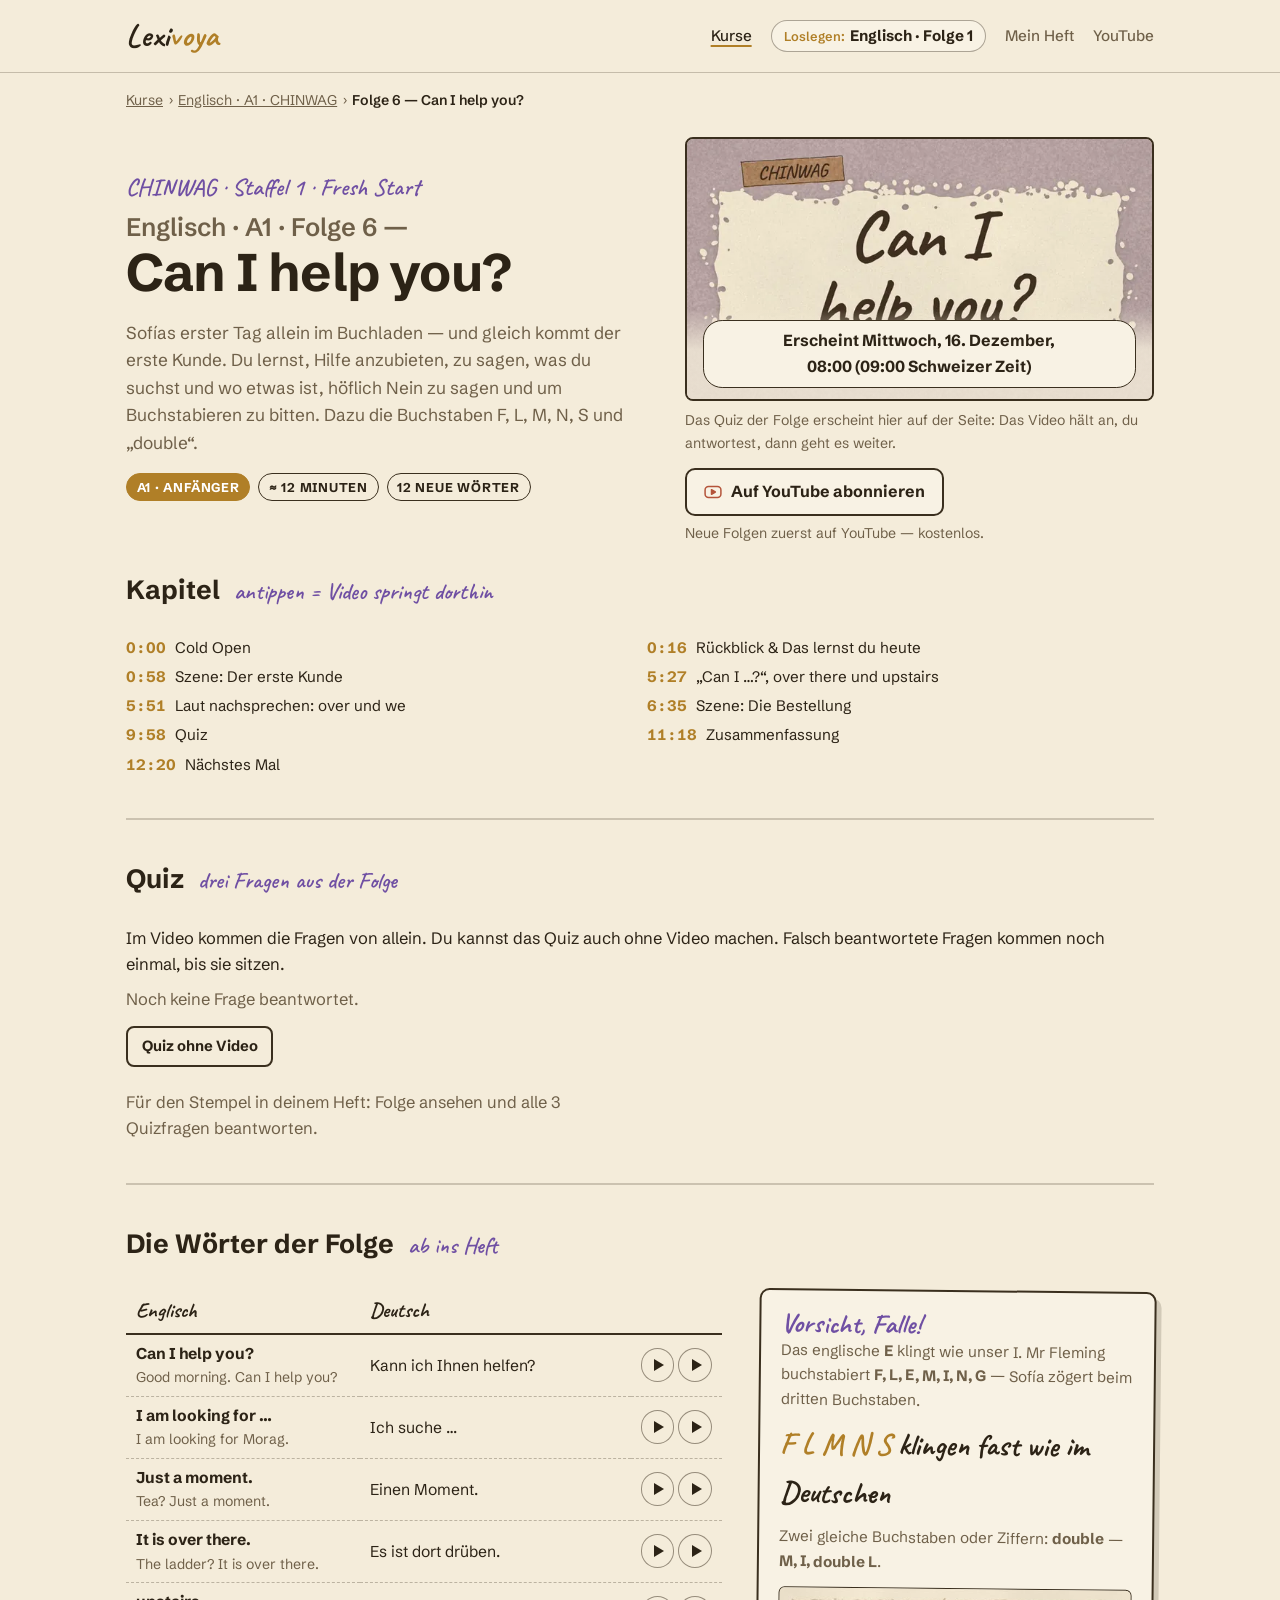
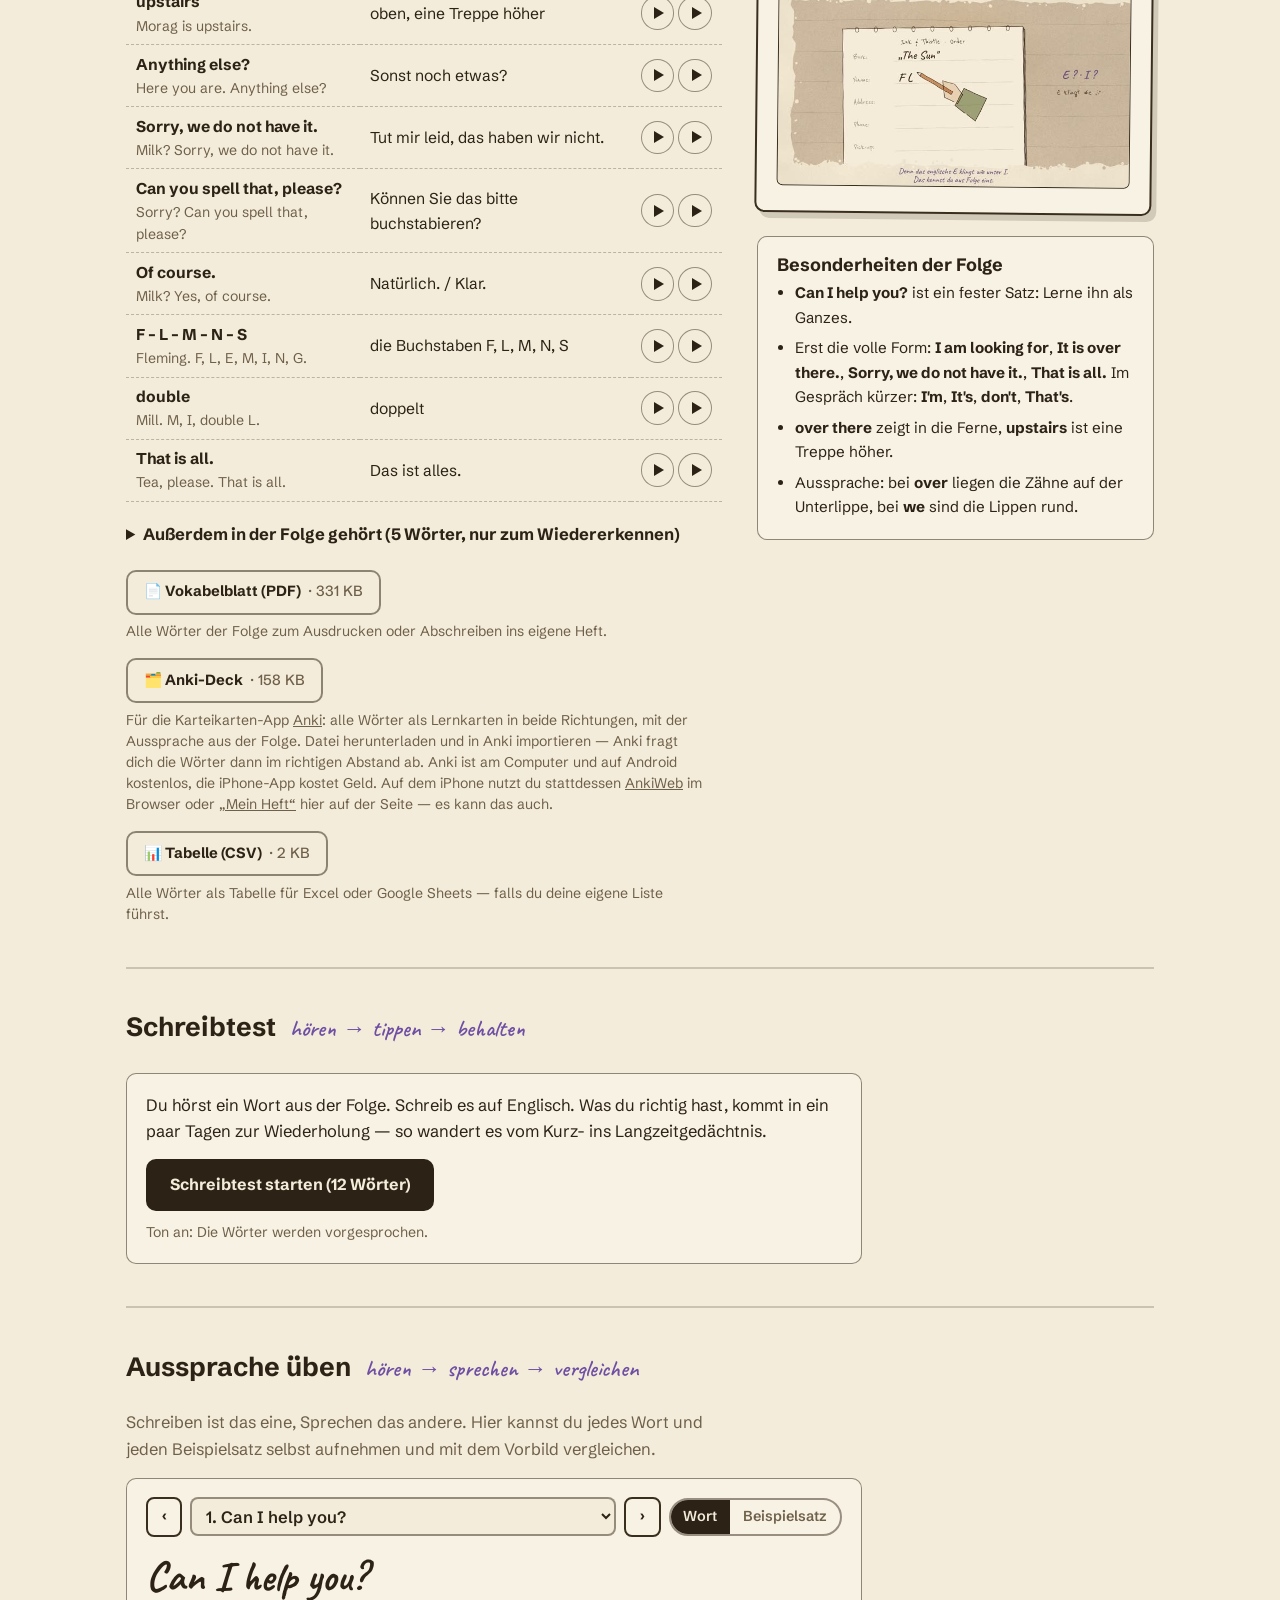
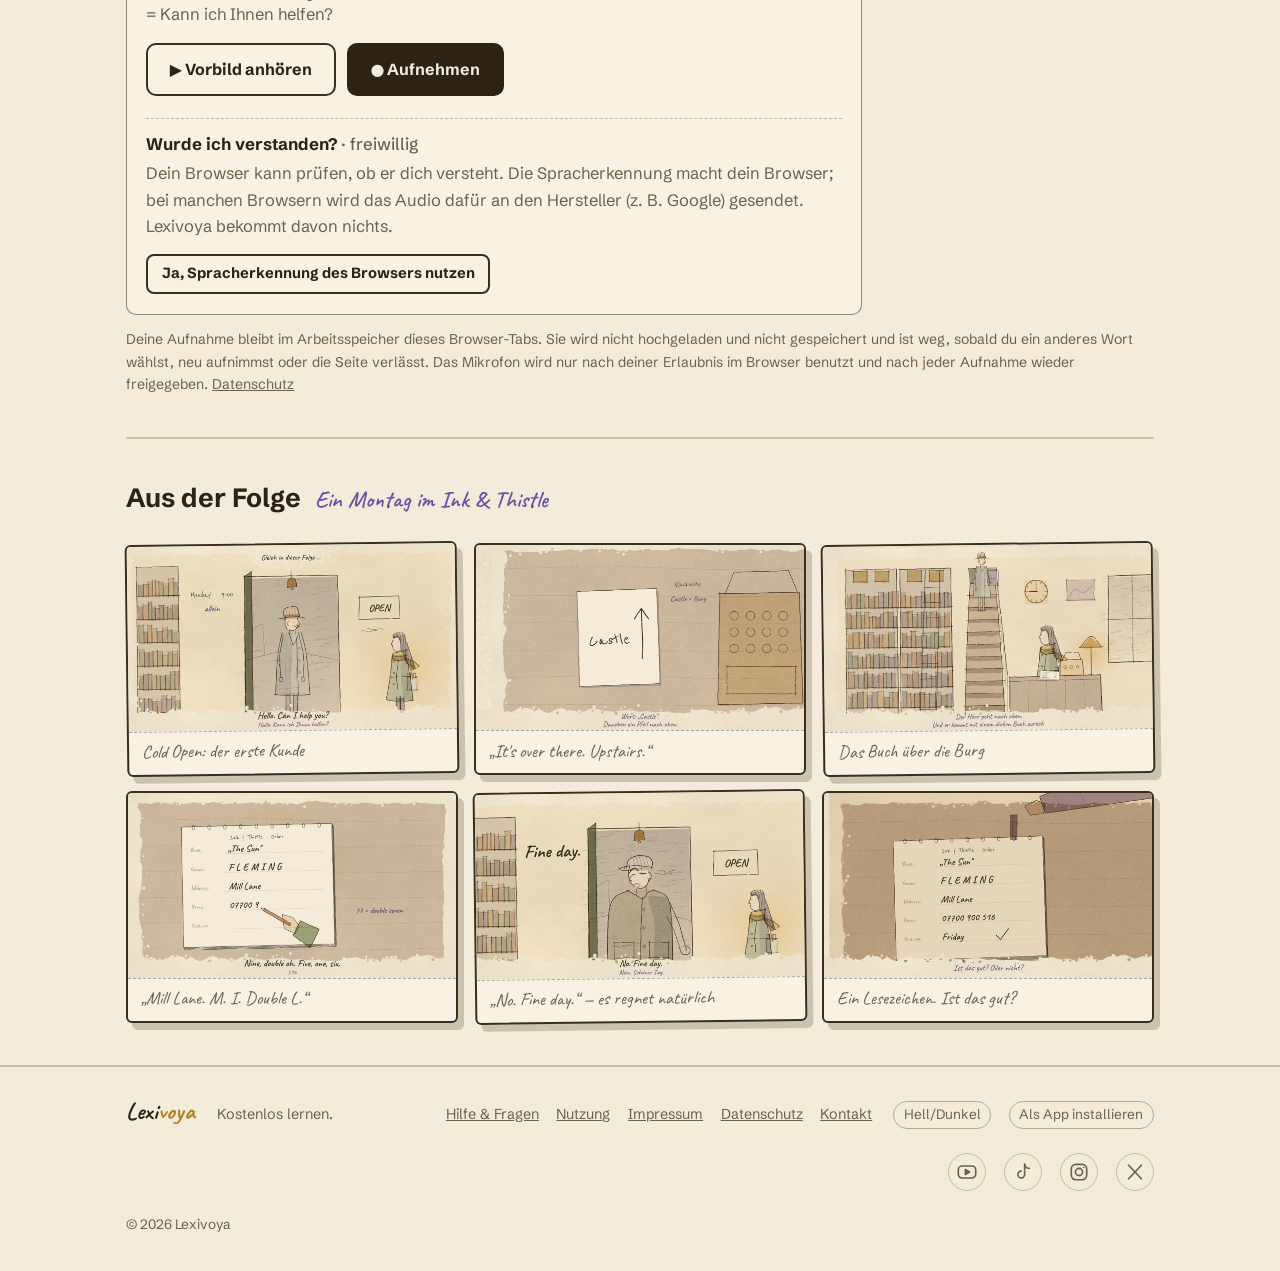
<file: chinwag/folge-6/index.html>
<!doctype html>
<html lang="de">
<head>
<meta charset="utf-8">
<meta name="viewport" content="width=device-width, initial-scale=1, viewport-fit=cover">
<title>Englisch · A1 · Folge 6 — Can I help you? · CHINWAG · Lexivoya</title>
<meta name="description" content="Lektion Englisch · A1 · Folge 6 — Can I help you? (CHINWAG): Video, Quiz, Wörter, Schreibtest und Downloads.">
<link rel="canonical" href="https://lexivoya.com/chinwag/folge-6/">
<meta name="color-scheme" content="light dark">
<meta name="theme-color" content="#f4ecda" media="(prefers-color-scheme: light)">
<meta name="theme-color" content="#211b10" media="(prefers-color-scheme: dark)">
<link rel="manifest" href="/manifest.webmanifest">
<link rel="icon" href="/favicon.ico" sizes="48x48">
<link rel="icon" href="/icons/favicon-32.png" sizes="32x32" type="image/png">
<link rel="icon" href="/icons/favicon-16.png" sizes="16x16" type="image/png">
<link rel="apple-touch-icon" href="/apple-touch-icon.png">
<meta name="msapplication-TileImage" content="/icons/icon-144.png">
<meta name="msapplication-TileColor" content="#211b10">
<meta name="apple-mobile-web-app-title" content="Lexivoya">
<meta name="apple-mobile-web-app-capable" content="yes">
<meta name="mobile-web-app-capable" content="yes">
<meta name="apple-mobile-web-app-status-bar-style" content="default">
<link rel="stylesheet" href="/css/vorlage.css?v=e524ae33d1">
<link rel="stylesheet" href="/css/lexivoya.css?v=e524ae33d1">
<script id="lexivoya-daten" type="application/json">{"kurse":[{"serie":"chinwag","name":"CHINWAG","sprache":"Englisch","richtung":"Deutsch → Englisch","niveau":"A1","staffel":"Staffel 1 · Fresh Start","folgen_geplant":8,"folgen":["A1-K01-S01","A1-K01-S02","A1-K01-S03","A1-K01-S04","A1-K01-S05","A1-K01-S06"],"plan":[{"nr":1,"id":"A1-K01-S01","titel":"Hello, Edinburgh","ab":"2026-11-28T08:00:00Z","thumb":"/bilder/chinwag-folge-1-thumb","url":"/chinwag/folge-1/","video":true},{"nr":2,"id":"A1-K01-S02","titel":"Where are you from?","ab":"2026-12-02T08:00:00Z","thumb":"/bilder/chinwag-folge-2-thumb","url":"/chinwag/folge-2/","video":true},{"nr":3,"id":"A1-K01-S03","titel":"What's your number?","ab":"2026-12-05T08:00:00Z","thumb":"/bilder/chinwag-folge-3-thumb","url":"/chinwag/folge-3/","video":true},{"nr":4,"id":"A1-K01-S04","titel":"What are you reading?","ab":"2026-12-09T08:00:00Z","thumb":"/bilder/chinwag-folge-4-thumb","url":"/chinwag/folge-4/","video":true},{"nr":5,"id":"A1-K01-S05","titel":"Monday to Sunday","ab":"2026-12-12T08:00:00Z","thumb":"/bilder/chinwag-folge-5-thumb","url":"/chinwag/folge-5/","video":true},{"nr":6,"id":"A1-K01-S06","titel":"Can I help you?","ab":"2026-12-16T08:00:00Z","thumb":"/bilder/chinwag-folge-6-thumb","url":"/chinwag/folge-6/","video":true}]}],"folgen":[{"id":"A1-K01-S01","kurs":"chinwag","nr":1,"titel":"Hello, Edinburgh","url":"/chinwag/folge-1/","dauer":918.8,"quiz":[{"id":"s08-02","t":744.71,"frage":"Es ist drei Uhr nachmittags. Du steigst in einen Bus. Wie grüßt du?","optionen":["Good morning.","Good afternoon.","Goodbye."],"richtig":1,"erklaerung":"„Good afternoon!“ Mit „goodbye“ wärst du schon wieder ausgestiegen, bevor der Bus losfährt."},{"id":"s08-04","t":770.0,"frage":"Jemand fragt dich: „How do you spell that?\" Was sollst du tun?","optionen":["Danke sagen.","Deinen Namen buchstabieren.","Eine Zahl nennen."],"richtig":1,"erklaerung":"buchstabieren. Und denk an die Falle: Das englische I klingt wie „ai“. Sonst heißt du am Ende Sophia."},{"id":"s08-06","t":796.85,"frage":"Mr MacLeod sagt: „Your key. Number seven.\" Welche Nummer hat Sofías Wohnung?","optionen":["Sechs.","Sieben.","Elf."],"richtig":1,"erklaerung":"sieben. „Seven.“ Im obersten Stock. Ohne Aufzug. Natürlich."}],"woerter":["hello","good-afternoon","please","sorry","thank-you","goodbye","good-morning","i-am","my-name-is","what-s-your-name","nice-to-meet-you","how-do-you-spell-that"]},{"id":"A1-K01-S02","kurs":"chinwag","nr":2,"titel":"Where are you from?","url":"/chinwag/folge-2/","dauer":750.5,"quiz":[{"id":"s08-02","t":595.66,"frage":"Jemand fragt dich: „Where are you from?“ Was passt?","optionen":["My name is Sofía.","I am from Spain.","Nice to meet you."],"richtig":1,"erklaerung":"„I am from Spain.“ Oder natürlich dein eigenes Land."},{"id":"s08-04","t":616.62,"frage":"Sofía kommt aus Spanien. Sie ist also …","optionen":["Spain.","Spanish.","Scottish."],"richtig":1,"erklaerung":"„Spanish.“ Mit großem S."},{"id":"s08-06","t":641.4,"frage":"Der Verkäufer fragt Sofía: „Are you Scottish?“ Was sagt sie?","optionen":["Yes, I am.","No, I'm not.","Fine day."],"richtig":1,"erklaerung":"„No, I'm not.“ Sofía ist Spanierin. Und „Fine day“ passt sowieso immer, nur nicht als Antwort."}],"woerter":["where-are-you-from","spain","i-am-from","and-you","scotland","are-you","no-i-m-not","spanish","scottish","germany","german","yes-i-am"]},{"id":"A1-K01-S03","kurs":"chinwag","nr":3,"titel":"What's your number?","url":"/chinwag/folge-3/","dauer":738.8,"quiz":[{"id":"s08-02","t":598.77,"frage":"Sofía fragt im Laden: „How much is it?“ Der Verkäufer sagt: „Ten pounds.“ Was kostet die SIM-Karte?","optionen":["Ten pounds.","Twelve pounds.","Twenty pounds."],"richtig":0,"erklaerung":"„Ten pounds.“ Zehn Pfund."},{"id":"s08-04","t":619.26,"frage":"Jemand spricht viel zu schnell. Was sagst du?","optionen":["Slowly, please.","Here you are.","Eleven."],"richtig":0,"erklaerung":"„Slowly, please.“ Oder: „Can you say that again?“"},{"id":"s08-06","t":641.0,"frage":"Wie sagt man die Null in einer Telefonnummer meistens?","optionen":["ten","oh","eleven"],"richtig":1,"erklaerung":"„oh“. Wie der Buchstabe O."}],"woerter":["how-much-is-it","pounds","here-you-are","phone-number","slowly-please","can-you-say-that-again","zero-ten","eleven","twelve","twenty","what-s-your-phone-number","it-is"]},{"id":"A1-K01-S04","kurs":"chinwag","nr":4,"titel":"What are you reading?","url":"/chinwag/folge-4/","dauer":695.2,"quiz":[{"id":"s08-02","t":548.11,"frage":"Morag fragt: „What are you reading?“ Was antwortest du?","optionen":["It is nine o'clock.","I am reading a book.","No, thank you."],"richtig":1,"erklaerung":"„I am reading a book.“ Ich lese ein Buch."},{"id":"s08-04","t":570.55,"frage":"Du willst wissen, wie spät es ist. Was fragst du?","optionen":["What's this?","What time is it?","What are you reading?"],"richtig":1,"erklaerung":"„What time is it?“ Und die Antwort: „It is nine o'clock.“"},{"id":"s08-06","t":593.08,"frage":"Morag bietet dir Tee an. Du möchtest keinen. Was sagst du?","optionen":["No, thank you.","No.","Yes, please."],"richtig":0,"erklaerung":"„No, thank you.“ In Schottland immer mit Dank."}],"woerter":["what-time-is-it","it-is-o-clock","what-are-you-reading","i-am-reading","book","tea","yes-please","this","that","what-s-this","it-is-a","no-thank-you"]},{"id":"A1-K01-S05","kurs":"chinwag","nr":5,"titel":"Monday to Sunday","url":"/chinwag/folge-5/","dauer":641.9,"quiz":[{"id":"s08-02","t":506.35,"frage":"Ein Buch heißt „Tea“. In welches Regal kommt es?","optionen":["Shelf P.","Shelf T.","Shelf D."],"richtig":1,"erklaerung":"„Shelf T.“ Denn „tea“ fängt mit „T“ an."},{"id":"s08-04","t":531.8,"frage":"An welchem Tag ist der Buchladen zu?","optionen":["Sunday. Closed.","Monday. Closed.","Sunday. Open."],"richtig":0,"erklaerung":"„Sunday. Closed.“ Am Sonntag ist der Laden zu."},{"id":"s08-06","t":555.76,"frage":"Heute ist „Tuesday“. Welcher Tag ist „tomorrow“, also morgen?","optionen":["Monday.","Thursday.","Wednesday."],"richtig":2,"erklaerung":"„Wednesday.“ Nach Dienstag kommt Mittwoch."}],"woerter":["monday","tuesday","wednesday","thursday","friday","saturday","sunday","closed","b-c-d-g-p-t","today","tomorrow","see-you-on"]},{"id":"A1-K01-S06","kurs":"chinwag","nr":6,"titel":"Can I help you?","url":"/chinwag/folge-6/","dauer":768.2,"quiz":[{"id":"s08-02","t":616.41,"frage":"Ein Kunde kommt in den Laden. Was sagst du zuerst?","optionen":["Anything else?","Can I help you?","That is all."],"richtig":1,"erklaerung":"„Can I help you?“ Damit bietest du Hilfe an."},{"id":"s08-04","t":641.26,"frage":"Hör genau hin. Wie schreibt man den Namen des Kunden?","optionen":["F, L, I, M, I, N, G.","F, L, A, M, I, N, G.","F, L, E, M, I, N, G."],"richtig":2,"erklaerung":"„F, L, E, M, I, N, G.“ Das englische E klingt wie unser I."},{"id":"s08-06","t":666.72,"frage":"Ein Kunde sucht ein Buch, aber ihr habt es nicht. Was sagst du höflich?","optionen":["It is over there.","Sorry, we do not have it.","Of course."],"richtig":1,"erklaerung":"„Sorry, we do not have it.“ Das ist ein höfliches Nein."}],"woerter":["can-i-help-you","i-am-looking-for","just-a-moment","it-is-over-there","upstairs","anything-else","sorry-we-do-not-have-it","can-you-spell-that-please","of-course","f-l-m-n-s","double","that-is-all"]}],"woerter":{"hello":{"en":"hello","de":"hallo","beispiel":"Hello, Edinburgh!","audio":"/audio/a1-k01-s01/hello.mp3","beispiel_audio":"/audio/a1-k01-s01/hello-beispiel.mp3"},"good-afternoon":{"en":"good afternoon","de":"guten Tag (nachmittags)","beispiel":"Good afternoon, Sofía!","audio":"/audio/a1-k01-s01/good-afternoon.mp3","beispiel_audio":"/audio/a1-k01-s01/good-afternoon-beispiel.mp3"},"please":{"en":"please","de":"bitte","beispiel":"Edinburgh, please.","audio":"/audio/a1-k01-s01/please.mp3","beispiel_audio":"/audio/a1-k01-s01/please-beispiel.mp3"},"sorry":{"en":"Sorry?","de":"Wie bitte?","beispiel":"Sorry? Cockburn Street?","audio":"/audio/a1-k01-s01/sorry.mp3","beispiel_audio":"/audio/a1-k01-s01/sorry-beispiel.mp3"},"thank-you":{"en":"thank you","de":"danke","beispiel":"Thank you, Mr MacLeod!","audio":"/audio/a1-k01-s01/thank-you.mp3","beispiel_audio":"/audio/a1-k01-s01/thank-you-beispiel.mp3"},"goodbye":{"en":"goodbye","de":"auf Wiedersehen","beispiel":"Goodbye, Mr MacLeod!","audio":"/audio/a1-k01-s01/goodbye.mp3","beispiel_audio":"/audio/a1-k01-s01/goodbye-beispiel.mp3"},"good-morning":{"en":"good morning","de":"guten Morgen","beispiel":"Good morning, Mr MacLeod!","audio":"/audio/a1-k01-s01/good-morning.mp3","beispiel_audio":"/audio/a1-k01-s01/good-morning-beispiel.mp3"},"i-am":{"en":"I am","de":"ich bin","beispiel":"I am Sofía.","audio":"/audio/a1-k01-s01/i-am.mp3","beispiel_audio":"/audio/a1-k01-s01/i-am-beispiel.mp3"},"my-name-is":{"en":"My name is …","de":"mein Name ist …","beispiel":"My name is Sofía Marín.","audio":"/audio/a1-k01-s01/my-name-is.mp3","beispiel_audio":"/audio/a1-k01-s01/my-name-is-beispiel.mp3"},"what-s-your-name":{"en":"What's your name?","de":"Wie heißt du? / Wie heißen Sie?","beispiel":"Hello! What's your name?","audio":"/audio/a1-k01-s01/what-s-your-name.mp3","beispiel_audio":"/audio/a1-k01-s01/what-s-your-name-beispiel.mp3"},"nice-to-meet-you":{"en":"Nice to meet you.","de":"Freut mich.","beispiel":"Hello, I'm Sofía. Nice to meet you.","audio":"/audio/a1-k01-s01/nice-to-meet-you.mp3","beispiel_audio":"/audio/a1-k01-s01/nice-to-meet-you-beispiel.mp3"},"how-do-you-spell-that":{"en":"How do you spell that?","de":"Wie schreibt man das?","beispiel":"Cockburn Street? How do you spell that?","audio":"/audio/a1-k01-s01/how-do-you-spell-that.mp3","beispiel_audio":"/audio/a1-k01-s01/how-do-you-spell-that-beispiel.mp3"},"where-are-you-from":{"en":"Where are you from?","de":"Woher kommst du? / Woher kommen Sie?","beispiel":"Hello! Where are you from?","audio":"/audio/a1-k01-s02/where-are-you-from.mp3","beispiel_audio":"/audio/a1-k01-s02/where-are-you-from-beispiel.mp3"},"spain":{"en":"Spain","de":"Spanien","beispiel":"Valencia, Spain.","audio":"/audio/a1-k01-s02/spain.mp3","beispiel_audio":"/audio/a1-k01-s02/spain-beispiel.mp3"},"i-am-from":{"en":"I am from …","de":"ich komme aus …","beispiel":"Hello, I am Sofía. I am from Spain.","audio":"/audio/a1-k01-s02/i-am-from.mp3","beispiel_audio":"/audio/a1-k01-s02/i-am-from-beispiel.mp3"},"and-you":{"en":"And you?","de":"Und du? / Und Sie?","beispiel":"I'm from Spain. And you?","audio":"/audio/a1-k01-s02/and-you.mp3","beispiel_audio":"/audio/a1-k01-s02/and-you-beispiel.mp3"},"scotland":{"en":"Scotland","de":"Schottland","beispiel":"Hello, Scotland!","audio":"/audio/a1-k01-s02/scotland.mp3","beispiel_audio":"/audio/a1-k01-s02/scotland-beispiel.mp3"},"are-you":{"en":"Are you …?","de":"Bist du …? / Sind Sie …?","beispiel":"Hello! Are you Sofía?","audio":"/audio/a1-k01-s02/are-you.mp3","beispiel_audio":"/audio/a1-k01-s02/are-you-beispiel.mp3"},"no-i-m-not":{"en":"No, I'm not.","de":"Nein, bin ich nicht.","beispiel":"Are you a student? No, I'm not.","audio":"/audio/a1-k01-s02/no-i-m-not.mp3","beispiel_audio":"/audio/a1-k01-s02/no-i-m-not-beispiel.mp3"},"spanish":{"en":"Spanish","de":"spanisch / Spanier, Spanierin","beispiel":"Sofía is Spanish.","audio":"/audio/a1-k01-s02/spanish.mp3","beispiel_audio":"/audio/a1-k01-s02/spanish-beispiel.mp3"},"scottish":{"en":"Scottish","de":"schottisch / Schotte, Schottin","beispiel":"Mr MacLeod is Scottish.","audio":"/audio/a1-k01-s02/scottish.mp3","beispiel_audio":"/audio/a1-k01-s02/scottish-beispiel.mp3"},"germany":{"en":"Germany","de":"Deutschland","beispiel":"I'm from Germany.","audio":"/audio/a1-k01-s02/germany.mp3","beispiel_audio":"/audio/a1-k01-s02/germany-beispiel.mp3"},"german":{"en":"German","de":"deutsch / Deutsche, Deutscher","beispiel":"Are you German?","audio":"/audio/a1-k01-s02/german.mp3","beispiel_audio":"/audio/a1-k01-s02/german-beispiel.mp3"},"yes-i-am":{"en":"Yes, I am.","de":"Ja, bin ich.","beispiel":"Are you Spanish? Yes, I am.","audio":"/audio/a1-k01-s02/yes-i-am.mp3","beispiel_audio":"/audio/a1-k01-s02/yes-i-am-beispiel.mp3"},"how-much-is-it":{"en":"How much is it?","de":"Was kostet das?","beispiel":"Milk, please. How much is it?","audio":"/audio/a1-k01-s03/how-much-is-it.mp3","beispiel_audio":"/audio/a1-k01-s03/how-much-is-it-beispiel.mp3"},"pounds":{"en":"pounds","de":"Pfund","beispiel":"Ten pounds, please.","audio":"/audio/a1-k01-s03/pounds.mp3","beispiel_audio":"/audio/a1-k01-s03/pounds-beispiel.mp3"},"here-you-are":{"en":"Here you are.","de":"Bitte schön. (beim Geben)","beispiel":"Ten pounds. Here you are.","audio":"/audio/a1-k01-s03/here-you-are.mp3","beispiel_audio":"/audio/a1-k01-s03/here-you-are-beispiel.mp3"},"phone-number":{"en":"phone number","de":"Telefonnummer","beispiel":"My phone number is oh seven seven oh oh.","audio":"/audio/a1-k01-s03/phone-number.mp3","beispiel_audio":"/audio/a1-k01-s03/phone-number-beispiel.mp3"},"slowly-please":{"en":"Slowly, please.","de":"Langsam, bitte.","beispiel":"Sorry? Slowly, please.","audio":"/audio/a1-k01-s03/slowly-please.mp3","beispiel_audio":"/audio/a1-k01-s03/slowly-please-beispiel.mp3"},"can-you-say-that-again":{"en":"Can you say that again?","de":"Kannst du das noch einmal sagen?","beispiel":"Sorry? Can you say that again?","audio":"/audio/a1-k01-s03/can-you-say-that-again.mp3","beispiel_audio":"/audio/a1-k01-s03/can-you-say-that-again-beispiel.mp3","melodie":{"wort":"steigend","satz":"steigend"}},"zero-ten":{"en":"zero – ten","de":"null bis zehn","beispiel":"Oh seven seven oh oh.","audio":"/audio/a1-k01-s03/zero-ten.mp3","beispiel_audio":"/audio/a1-k01-s03/zero-ten-beispiel.mp3"},"eleven":{"en":"eleven","de":"elf","beispiel":"Eleven pounds.","audio":"/audio/a1-k01-s03/eleven.mp3","beispiel_audio":"/audio/a1-k01-s03/eleven-beispiel.mp3"},"twelve":{"en":"twelve","de":"zwölf","beispiel":"Twelve pounds, please.","audio":"/audio/a1-k01-s03/twelve.mp3","beispiel_audio":"/audio/a1-k01-s03/twelve-beispiel.mp3"},"twenty":{"en":"twenty","de":"zwanzig","beispiel":"Twenty pounds.","audio":"/audio/a1-k01-s03/twenty.mp3","beispiel_audio":"/audio/a1-k01-s03/twenty-beispiel.mp3"},"what-s-your-phone-number":{"en":"What's your phone number?","de":"Wie ist deine Telefonnummer?","beispiel":"Hello, Mr MacLeod. What's your phone number?","audio":"/audio/a1-k01-s03/what-s-your-phone-number.mp3","beispiel_audio":"/audio/a1-k01-s03/what-s-your-phone-number-beispiel.mp3"},"it-is":{"en":"It is …","de":"Es ist … / Sie ist …","beispiel":"It is ten pounds.","audio":"/audio/a1-k01-s03/it-is.mp3","beispiel_audio":"/audio/a1-k01-s03/it-is-beispiel.mp3"},"what-time-is-it":{"en":"What time is it?","de":"Wie spät ist es?","beispiel":"Hello, Mr MacLeod. What time is it?","audio":"/audio/a1-k01-s04/what-time-is-it.mp3","beispiel_audio":"/audio/a1-k01-s04/what-time-is-it-beispiel.mp3"},"it-is-o-clock":{"en":"It is … o'clock.","de":"Es ist … Uhr.","beispiel":"It is ten o'clock.","audio":"/audio/a1-k01-s04/it-is-o-clock.mp3","beispiel_audio":"/audio/a1-k01-s04/it-is-o-clock-beispiel.mp3"},"what-are-you-reading":{"en":"What are you reading?","de":"Was liest du?","beispiel":"Hello, Sofía. What are you reading?","audio":"/audio/a1-k01-s04/what-are-you-reading.mp3","beispiel_audio":"/audio/a1-k01-s04/what-are-you-reading-beispiel.mp3"},"i-am-reading":{"en":"I am reading …","de":"Ich lese …","beispiel":"I am reading a book.","audio":"/audio/a1-k01-s04/i-am-reading.mp3","beispiel_audio":"/audio/a1-k01-s04/i-am-reading-beispiel.mp3"},"book":{"en":"book","de":"Buch","beispiel":"I am reading a book.","audio":"/audio/a1-k01-s04/book.mp3","beispiel_audio":"/audio/a1-k01-s04/book-beispiel.mp3"},"tea":{"en":"tea","de":"Tee","beispiel":"Tea, please.","audio":"/audio/a1-k01-s04/tea.mp3","beispiel_audio":"/audio/a1-k01-s04/tea-beispiel.mp3"},"yes-please":{"en":"Yes, please.","de":"Ja, bitte.","beispiel":"Tea? Yes, please.","audio":"/audio/a1-k01-s04/yes-please.mp3","beispiel_audio":"/audio/a1-k01-s04/yes-please-beispiel.mp3"},"this":{"en":"this","de":"das (hier), dies","beispiel":"This is my book.","audio":"/audio/a1-k01-s04/this.mp3","beispiel_audio":"/audio/a1-k01-s04/this-beispiel.mp3"},"that":{"en":"that","de":"das (dort)","beispiel":"That is the shop.","audio":"/audio/a1-k01-s04/that.mp3","beispiel_audio":"/audio/a1-k01-s04/that-beispiel.mp3"},"what-s-this":{"en":"What's this?","de":"Was ist das?","beispiel":"Sorry. What's this?","audio":"/audio/a1-k01-s04/what-s-this.mp3","beispiel_audio":"/audio/a1-k01-s04/what-s-this-beispiel.mp3"},"it-is-a":{"en":"It is a …","de":"Es ist ein … / eine …","beispiel":"It is a book.","audio":"/audio/a1-k01-s04/it-is-a.mp3","beispiel_audio":"/audio/a1-k01-s04/it-is-a-beispiel.mp3"},"no-thank-you":{"en":"No, thank you.","de":"Nein, danke.","beispiel":"Tea? No, thank you.","audio":"/audio/a1-k01-s04/no-thank-you.mp3","beispiel_audio":"/audio/a1-k01-s04/no-thank-you-beispiel.mp3"},"monday":{"en":"Monday","de":"Montag","beispiel":"Monday, nine o'clock.","audio":"/audio/a1-k01-s05/monday.mp3","beispiel_audio":"/audio/a1-k01-s05/monday-beispiel.mp3"},"tuesday":{"en":"Tuesday","de":"Dienstag","beispiel":"Hello, Morag. It is Tuesday.","audio":"/audio/a1-k01-s05/tuesday.mp3","beispiel_audio":"/audio/a1-k01-s05/tuesday-beispiel.mp3"},"wednesday":{"en":"Wednesday","de":"Mittwoch","beispiel":"It is Wednesday. Fine day!","audio":"/audio/a1-k01-s05/wednesday.mp3","beispiel_audio":"/audio/a1-k01-s05/wednesday-beispiel.mp3"},"thursday":{"en":"Thursday","de":"Donnerstag","beispiel":"Thursday, ten o'clock.","audio":"/audio/a1-k01-s05/thursday.mp3","beispiel_audio":"/audio/a1-k01-s05/thursday-beispiel.mp3"},"friday":{"en":"Friday","de":"Freitag","beispiel":"It is Friday. Tea, please.","audio":"/audio/a1-k01-s05/friday.mp3","beispiel_audio":"/audio/a1-k01-s05/friday-beispiel.mp3"},"saturday":{"en":"Saturday","de":"Samstag","beispiel":"It is Saturday, Sofía.","audio":"/audio/a1-k01-s05/saturday.mp3","beispiel_audio":"/audio/a1-k01-s05/saturday-beispiel.mp3"},"sunday":{"en":"Sunday","de":"Sonntag","beispiel":"It is Sunday.","audio":"/audio/a1-k01-s05/sunday.mp3","beispiel_audio":"/audio/a1-k01-s05/sunday-beispiel.mp3"},"closed":{"en":"closed","de":"geschlossen, zu","beispiel":"Sunday. The shop is closed.","audio":"/audio/a1-k01-s05/closed.mp3","beispiel_audio":"/audio/a1-k01-s05/closed-beispiel.mp3"},"b-c-d-g-p-t":{"en":"B – C – D – G – P – T","de":"die Buchstaben B, C, D, G, P, T","beispiel":"Shelf B. Shelf D.","audio":"/audio/a1-k01-s05/b-c-d-g-p-t.mp3","beispiel_audio":"/audio/a1-k01-s05/b-c-d-g-p-t-beispiel.mp3"},"today":{"en":"today","de":"heute","beispiel":"Today is Saturday.","audio":"/audio/a1-k01-s05/today.mp3","beispiel_audio":"/audio/a1-k01-s05/today-beispiel.mp3"},"tomorrow":{"en":"tomorrow","de":"morgen","beispiel":"Tomorrow is Monday.","audio":"/audio/a1-k01-s05/tomorrow.mp3","beispiel_audio":"/audio/a1-k01-s05/tomorrow-beispiel.mp3"},"see-you-on":{"en":"See you on …","de":"Bis … / Wir sehen uns am …","beispiel":"See you on Friday, Morag.","audio":"/audio/a1-k01-s05/see-you-on.mp3","beispiel_audio":"/audio/a1-k01-s05/see-you-on-beispiel.mp3"},"can-i-help-you":{"en":"Can I help you?","de":"Kann ich Ihnen helfen?","beispiel":"Good morning. Can I help you?","audio":"/audio/a1-k01-s06/can-i-help-you.mp3","beispiel_audio":"/audio/a1-k01-s06/can-i-help-you-beispiel.mp3","melodie":{"wort":"steigend","satz":"steigend"}},"i-am-looking-for":{"en":"I am looking for …","de":"Ich suche …","beispiel":"I am looking for Morag.","audio":"/audio/a1-k01-s06/i-am-looking-for.mp3","beispiel_audio":"/audio/a1-k01-s06/i-am-looking-for-beispiel.mp3"},"just-a-moment":{"en":"Just a moment.","de":"Einen Moment.","beispiel":"Tea? Just a moment.","audio":"/audio/a1-k01-s06/just-a-moment.mp3","beispiel_audio":"/audio/a1-k01-s06/just-a-moment-beispiel.mp3"},"it-is-over-there":{"en":"It is over there.","de":"Es ist dort drüben.","beispiel":"The ladder? It is over there.","audio":"/audio/a1-k01-s06/it-is-over-there.mp3","beispiel_audio":"/audio/a1-k01-s06/it-is-over-there-beispiel.mp3"},"upstairs":{"en":"upstairs","de":"oben, eine Treppe höher","beispiel":"Morag is upstairs.","audio":"/audio/a1-k01-s06/upstairs.mp3","beispiel_audio":"/audio/a1-k01-s06/upstairs-beispiel.mp3"},"anything-else":{"en":"Anything else?","de":"Sonst noch etwas?","beispiel":"Here you are. Anything else?","audio":"/audio/a1-k01-s06/anything-else.mp3","beispiel_audio":"/audio/a1-k01-s06/anything-else-beispiel.mp3","melodie":{"wort":"steigend","satz":"steigend"}},"sorry-we-do-not-have-it":{"en":"Sorry, we do not have it.","de":"Tut mir leid, das haben wir nicht.","beispiel":"Milk? Sorry, we do not have it.","audio":"/audio/a1-k01-s06/sorry-we-do-not-have-it.mp3","beispiel_audio":"/audio/a1-k01-s06/sorry-we-do-not-have-it-beispiel.mp3"},"can-you-spell-that-please":{"en":"Can you spell that, please?","de":"Können Sie das bitte buchstabieren?","beispiel":"Sorry? Can you spell that, please?","audio":"/audio/a1-k01-s06/can-you-spell-that-please.mp3","beispiel_audio":"/audio/a1-k01-s06/can-you-spell-that-please-beispiel.mp3","melodie":{"wort":"steigend","satz":"steigend"}},"of-course":{"en":"Of course.","de":"Natürlich. / Klar.","beispiel":"Milk? Yes, of course.","audio":"/audio/a1-k01-s06/of-course.mp3","beispiel_audio":"/audio/a1-k01-s06/of-course-beispiel.mp3"},"f-l-m-n-s":{"en":"F – L – M – N – S","de":"die Buchstaben F, L, M, N, S","beispiel":"Fleming. F, L, E, M, I, N, G.","audio":"/audio/a1-k01-s06/f-l-m-n-s.mp3","beispiel_audio":"/audio/a1-k01-s06/f-l-m-n-s-beispiel.mp3"},"double":{"en":"double","de":"doppelt","beispiel":"Mill. M, I, double L.","audio":"/audio/a1-k01-s06/double.mp3","beispiel_audio":"/audio/a1-k01-s06/double-beispiel.mp3"},"that-is-all":{"en":"That is all.","de":"Das ist alles.","beispiel":"Tea, please. That is all.","audio":"/audio/a1-k01-s06/that-is-all.mp3","beispiel_audio":"/audio/a1-k01-s06/that-is-all-beispiel.mp3"}},"kompetenzen":[{"ziel":"Auf Englisch grüßen und dich verabschieden — passend zur Tageszeit","kannst":"Du kannst auf Englisch grüßen und dich verabschieden — passend zur Tageszeit.","woerter":["hello","good-morning","good-afternoon","goodbye"],"kurs":"chinwag","folge":"A1-K01-S01"},{"ziel":"Dich auf Englisch vorstellen","kannst":"Du kannst dich auf Englisch vorstellen.","woerter":["i-am","my-name-is","nice-to-meet-you"],"kurs":"chinwag","folge":"A1-K01-S01"},{"ziel":"Nach einem Namen fragen und um Buchstabieren bitten","kannst":"Du kannst nach einem Namen fragen und darum bitten, ihn zu buchstabieren.","woerter":["what-s-your-name","how-do-you-spell-that"],"kurs":"chinwag","folge":"A1-K01-S01"},{"ziel":"Höflich bitten, danken und nachfragen","kannst":"Du kannst höflich bitten, danken und nachfragen, wenn du etwas nicht verstanden hast.","woerter":["please","thank-you","sorry"],"kurs":"chinwag","folge":"A1-K01-S01"},{"ziel":"Sagen, woher du kommst, und danach fragen","kannst":"Du kannst sagen, woher du kommst, danach fragen und die Frage zurückgeben.","woerter":["where-are-you-from","i-am-from","and-you"],"kurs":"chinwag","folge":"A1-K01-S02"},{"ziel":"Drei Länder auf Englisch nennen","kannst":"Du kannst Spanien, Schottland und Deutschland auf Englisch nennen.","woerter":["spain","scotland","germany"],"kurs":"chinwag","folge":"A1-K01-S02"},{"ziel":"Die passende Nationalität sagen","kannst":"Du kannst die passende Nationalität sagen und weißt, dass man sie im Englischen groß schreibt.","woerter":["spanish","scottish","german"],"kurs":"chinwag","folge":"A1-K01-S02"},{"ziel":"Mit Ja oder Nein kurz antworten","kannst":"Du kannst mit „Are you …?“ nachfragen und kurz mit Ja oder Nein antworten.","woerter":["are-you","yes-i-am","no-i-m-not"],"kurs":"chinwag","folge":"A1-K01-S02"},{"ziel":"Die Zahlen von 0 bis 20 verstehen und sagen","kannst":"Du kannst die Zahlen von null bis zwanzig verstehen und bis zwölf sagen.","woerter":["zero-ten","eleven","twelve","twenty"],"kurs":"chinwag","folge":"A1-K01-S03"},{"ziel":"Nach dem Preis fragen und bezahlen","kannst":"Du kannst nach dem Preis fragen, einen Preis in Pfund verstehen und etwas überreichen.","woerter":["how-much-is-it","pounds","here-you-are"],"kurs":"chinwag","folge":"A1-K01-S03"},{"ziel":"Eine Telefonnummer erfragen und nennen","kannst":"Du kannst nach einer Telefonnummer fragen und deine eigene nennen.","woerter":["phone-number","what-s-your-phone-number","it-is"],"kurs":"chinwag","folge":"A1-K01-S03"},{"ziel":"Um langsames Sprechen und Wiederholung bitten","kannst":"Du kannst bitten, langsamer zu sprechen oder etwas zu wiederholen.","woerter":["slowly-please","can-you-say-that-again"],"kurs":"chinwag","folge":"A1-K01-S03"},{"ziel":"Nach der Uhrzeit fragen und sie sagen","kannst":"Du kannst fragen, wie spät es ist, und die volle Stunde sagen.","woerter":["what-time-is-it","it-is-o-clock"],"kurs":"chinwag","folge":"A1-K01-S04"},{"ziel":"Sagen, was man liest","kannst":"Du kannst fragen, was jemand liest, und sagen, was du selbst liest.","woerter":["what-are-you-reading","i-am-reading","book"],"kurs":"chinwag","folge":"A1-K01-S04"},{"ziel":"Nach Dingen fragen und sie benennen","kannst":"Du kannst nach einem Ding fragen und es benennen, nah mit „this“, fern mit „that“.","woerter":["what-s-this","it-is-a","this","that"],"kurs":"chinwag","folge":"A1-K01-S04"},{"ziel":"Etwas annehmen oder höflich ablehnen","kannst":"Du kannst Tee annehmen oder höflich ablehnen.","woerter":["tea","yes-please","no-thank-you"],"kurs":"chinwag","folge":"A1-K01-S04"},{"ziel":"Die Wochentage verstehen und sagen","kannst":"Du kannst alle sieben Wochentage verstehen und sagen.","woerter":["monday","tuesday","wednesday","thursday","friday","saturday","sunday"],"kurs":"chinwag","folge":"A1-K01-S05"},{"ziel":"Heute und morgen sagen","kannst":"Du kannst sagen, welcher Tag heute ist und welcher morgen ist.","woerter":["today","tomorrow"],"kurs":"chinwag","folge":"A1-K01-S05"},{"ziel":"Sich verabschieden und sagen, wann ein Laden zu ist","kannst":"Du kannst dich mit „See you on …“ verabschieden und sagen, dass ein Laden zu ist.","woerter":["see-you-on","closed"],"kurs":"chinwag","folge":"A1-K01-S05"},{"ziel":"Die Buchstaben B C D G P T","kannst":"Du kannst die Buchstaben B, C, D, G, P und T hören und sagen.","woerter":["b-c-d-g-p-t"],"kurs":"chinwag","folge":"A1-K01-S05"},{"ziel":"Im Laden Hilfe anbieten","kannst":"Du kannst im Laden Hilfe anbieten und fragen, ob noch etwas fehlt.","woerter":["can-i-help-you","just-a-moment","anything-else","that-is-all"],"kurs":"chinwag","folge":"A1-K01-S06"},{"ziel":"Sagen, was du suchst und wo etwas ist","kannst":"Du kannst sagen, was du suchst, und zeigen, wo etwas ist.","woerter":["i-am-looking-for","it-is-over-there","upstairs"],"kurs":"chinwag","folge":"A1-K01-S06"},{"ziel":"Höflich Nein sagen","kannst":"Du kannst höflich sagen, dass etwas fehlt, und „natürlich“ sagen.","woerter":["sorry-we-do-not-have-it","of-course"],"kurs":"chinwag","folge":"A1-K01-S06"},{"ziel":"Buchstabieren lassen: F L M N S und double","kannst":"Du kannst um Buchstabieren bitten und F, L, M, N, S und „double“ hören und sagen.","woerter":["can-you-spell-that-please","f-l-m-n-s","double"],"kurs":"chinwag","folge":"A1-K01-S06"}]}</script>
<script src="/js/lernstand.js?v=e524ae33d1"></script>
</head>
<body data-folge="A1-K01-S06">
<header><div class="wrap nav">
  <a class="wordmark" href="/" aria-label="Lexivoya — zur Startseite">Lexi<span>voya</span></a>
  <nav aria-label="Hauptnavigation">
    <a href="/kurse/" aria-current="true">Kurse</a>
    <a class="weiter" href="/kurse/#chinwag" title="Englisch · A1 · CHINWAG" data-weiter><small>Loslegen:</small> <span>Englisch</span></a>
    <a href="/heft/">Mein Heft</a>
    <a href="https://www.youtube.com/@Lexivoya" target="_blank" rel="noopener">YouTube</a>
  </nav>
</div></header>
<nav class="brotkrumen wrap" aria-label="Du bist hier"><a href="/kurse/">Kurse</a> <span aria-hidden="true">›</span> <a href="/kurse/#chinwag">Englisch · A1 · CHINWAG</a> <span aria-hidden="true">›</span> <span aria-current="page">Folge 6 — Can I help you?</span></nav>
<main id="top">
<div class="wrap">

<section class="hero" style="padding-bottom:1.2rem">
  <div>
    <p class="kicker">CHINWAG · Staffel 1 · Fresh Start</p>
    <h1><span class="h-kontext">Englisch · A1 · Folge 6 —</span> Can I help you?</h1>
    <p class="lede">Sofías erster Tag allein im Buchladen — und gleich kommt der erste Kunde. Du lernst, Hilfe anzubieten, zu sagen, was du suchst und wo etwas ist, höflich Nein zu sagen und um Buchstabieren zu bitten. Dazu die Buchstaben F, L, M, N, S und „double“.</p>
    <div class="meta-row" style="margin-top:1rem">
      <span class="chip acc">A1 · Anfänger</span><span class="chip">≈ 12 Minuten</span><span class="chip">12 neue Wörter</span>
    </div>
  </div>
  <div>
    <div class="player" id="player" data-youtube="QVAygbKiqDA">
      <picture><source type="image/webp" srcset="/bilder/chinwag-folge-6-thumb-640.webp 640w, /bilder/chinwag-folge-6-thumb-1280.webp 1280w" sizes="(max-width:820px) 100vw, 520px"><img src="/bilder/chinwag-folge-6-thumb-1280.jpg" srcset="/bilder/chinwag-folge-6-thumb-640.jpg 640w, /bilder/chinwag-folge-6-thumb-1280.jpg 1280w" sizes="(max-width:820px) 100vw, 520px" alt="Thumbnail: Englisch · A1 · Folge 6 — Can I help you?" width="1280" height="720" decoding="async"></picture>
      <p class="erscheint" data-folge-bis="A1-K01-S06"><span class="knopf-aus">Erscheint <time class="termin" datetime="2026-12-16T08:00:00Z">Mittwoch, 16. Dezember, 09:00 (Schweizer Zeit)</time></span></p>
      <button class="laden" type="button" data-folge-ab="A1-K01-S06" hidden>
        <span class="knopf">Video abspielen</span>
        <small>Beim Abspielen lädt das Video von YouTube (youtube-nocookie.com). Erst dann gehen Daten an Google. <a href="/datenschutz/">Datenschutz</a></small>
      </button>
    </div>
    <p class="hinweis" style="margin-top:.5rem">Das Quiz der Folge erscheint hier auf der Seite: Das Video hält an, du antwortest, dann geht es weiter.</p>
    <div class="abo">
      <a class="btn btn-abo" href="https://www.youtube.com/@Lexivoya?sub_confirmation=1" target="_blank" rel="noopener"><svg viewBox="0 0 24 24" width="20" height="20" fill="none" stroke="currentColor" stroke-width="1.8" stroke-linecap="round" stroke-linejoin="round" aria-hidden="true" focusable="false"><rect x="2.5" y="5.5" width="19" height="13" rx="4.2"/><path d="M10.2 9.3v5.4l4.6-2.7z" fill="currentColor"/></svg>Auf YouTube abonnieren</a>
      <p class="hinweis">Neue Folgen zuerst auf YouTube — kostenlos.</p>
    </div>
  </div>
</section>

<p class="hinweis" id="speicher-hinweis" hidden>Dein Browser lässt gerade keinen Speicher zu (z. B. privates Fenster). Üben geht trotzdem — dein Fortschritt wird aber nicht gespeichert.</p>

<section id="kapitel" style="padding-top:.6rem">
  <div class="sec-head"><h2>Kapitel</h2><span class="hand">antippen = Video springt dorthin</span></div>
  <ul class="chapters kapitel-links">
    <li><button type="button" data-zeit="0"><span class="t">0:00</span><span>Cold Open</span></button></li>
    <li><button type="button" data-zeit="16"><span class="t">0:16</span><span>Rückblick &amp; Das lernst du heute</span></button></li>
    <li><button type="button" data-zeit="58"><span class="t">0:58</span><span>Szene: Der erste Kunde</span></button></li>
    <li><button type="button" data-zeit="327"><span class="t">5:27</span><span>„Can I …?“, over there und upstairs</span></button></li>
    <li><button type="button" data-zeit="351"><span class="t">5:51</span><span>Laut nachsprechen: over und we</span></button></li>
    <li><button type="button" data-zeit="395"><span class="t">6:35</span><span>Szene: Die Bestellung</span></button></li>
    <li><button type="button" data-zeit="598"><span class="t">9:58</span><span>Quiz</span></button></li>
    <li><button type="button" data-zeit="678"><span class="t">11:18</span><span>Zusammenfassung</span></button></li>
    <li><button type="button" data-zeit="740"><span class="t">12:20</span><span>Nächstes Mal</span></button></li>
  </ul>
</section>

<hr class="rule">

<section id="quiz-abschnitt">
  <div class="sec-head"><h2>Quiz</h2><span class="hand">drei Fragen aus der Folge</span></div>
  <p>Im Video kommen die Fragen von allein. Du kannst das Quiz auch ohne Video machen. Falsch beantwortete Fragen kommen noch einmal, bis sie sitzen.</p>
  <p class="muted" id="quiz-stand" style="margin-top:.5rem"></p>
  <div class="zeile-knoepfe">
    <button class="btn btn-ghost btn-klein" type="button" id="quiz-ohne-video">Quiz ohne Video</button>
    <button class="btn btn-primary btn-klein" type="button" id="quiz-wiederholen" hidden>Falsche Fragen wiederholen</button>
  </div>
  <div class="quiz" id="quiz" hidden aria-live="polite"></div>
  <div style="margin-top:1.4rem" class="zwei">
    <div id="stempel-stand"></div>
    <div><button class="btn btn-ghost btn-klein" type="button" id="gesehen" hidden>Ich habe die Folge auf YouTube gesehen</button></div>
  </div>
</section>

<hr class="rule">

<section id="woerter">
  <div class="sec-head"><h2>Die Wörter der Folge</h2><span class="hand">ab ins Heft</span></div>
  <div class="lesson">
    <div>
      <div class="table-scroll"><table class="vok">
        <tr><th>Englisch</th><th>Deutsch</th><th><span class="sr-only">Anhören</span></th></tr>
        <tr><td class="en" lang="en">Can I help you?<span class="bsp">Good morning. Can I help you?</span></td><td>Kann ich Ihnen helfen?</td><td style="white-space:nowrap"><button class="hoeren" type="button" data-src="/audio/a1-k01-s06/can-i-help-you.mp3" aria-label="Can I help you? anhören"></button> <button class="hoeren" type="button" data-src="/audio/a1-k01-s06/can-i-help-you-beispiel.mp3" aria-label="Beispiel anhören: Good morning. Can I help you?" title="Beispielsatz"></button></td></tr>
        <tr><td class="en" lang="en">I am looking for …<span class="bsp">I am looking for Morag.</span></td><td>Ich suche …</td><td style="white-space:nowrap"><button class="hoeren" type="button" data-src="/audio/a1-k01-s06/i-am-looking-for.mp3" aria-label="I am looking for … anhören"></button> <button class="hoeren" type="button" data-src="/audio/a1-k01-s06/i-am-looking-for-beispiel.mp3" aria-label="Beispiel anhören: I am looking for Morag." title="Beispielsatz"></button></td></tr>
        <tr><td class="en" lang="en">Just a moment.<span class="bsp">Tea? Just a moment.</span></td><td>Einen Moment.</td><td style="white-space:nowrap"><button class="hoeren" type="button" data-src="/audio/a1-k01-s06/just-a-moment.mp3" aria-label="Just a moment. anhören"></button> <button class="hoeren" type="button" data-src="/audio/a1-k01-s06/just-a-moment-beispiel.mp3" aria-label="Beispiel anhören: Tea? Just a moment." title="Beispielsatz"></button></td></tr>
        <tr><td class="en" lang="en">It is over there.<span class="bsp">The ladder? It is over there.</span></td><td>Es ist dort drüben.</td><td style="white-space:nowrap"><button class="hoeren" type="button" data-src="/audio/a1-k01-s06/it-is-over-there.mp3" aria-label="It is over there. anhören"></button> <button class="hoeren" type="button" data-src="/audio/a1-k01-s06/it-is-over-there-beispiel.mp3" aria-label="Beispiel anhören: The ladder? It is over there." title="Beispielsatz"></button></td></tr>
        <tr><td class="en" lang="en">upstairs<span class="bsp">Morag is upstairs.</span></td><td>oben, eine Treppe höher</td><td style="white-space:nowrap"><button class="hoeren" type="button" data-src="/audio/a1-k01-s06/upstairs.mp3" aria-label="upstairs anhören"></button> <button class="hoeren" type="button" data-src="/audio/a1-k01-s06/upstairs-beispiel.mp3" aria-label="Beispiel anhören: Morag is upstairs." title="Beispielsatz"></button></td></tr>
        <tr><td class="en" lang="en">Anything else?<span class="bsp">Here you are. Anything else?</span></td><td>Sonst noch etwas?</td><td style="white-space:nowrap"><button class="hoeren" type="button" data-src="/audio/a1-k01-s06/anything-else.mp3" aria-label="Anything else? anhören"></button> <button class="hoeren" type="button" data-src="/audio/a1-k01-s06/anything-else-beispiel.mp3" aria-label="Beispiel anhören: Here you are. Anything else?" title="Beispielsatz"></button></td></tr>
        <tr><td class="en" lang="en">Sorry, we do not have it.<span class="bsp">Milk? Sorry, we do not have it.</span></td><td>Tut mir leid, das haben wir nicht.</td><td style="white-space:nowrap"><button class="hoeren" type="button" data-src="/audio/a1-k01-s06/sorry-we-do-not-have-it.mp3" aria-label="Sorry, we do not have it. anhören"></button> <button class="hoeren" type="button" data-src="/audio/a1-k01-s06/sorry-we-do-not-have-it-beispiel.mp3" aria-label="Beispiel anhören: Milk? Sorry, we do not have it." title="Beispielsatz"></button></td></tr>
        <tr><td class="en" lang="en">Can you spell that, please?<span class="bsp">Sorry? Can you spell that, please?</span></td><td>Können Sie das bitte buchstabieren?</td><td style="white-space:nowrap"><button class="hoeren" type="button" data-src="/audio/a1-k01-s06/can-you-spell-that-please.mp3" aria-label="Can you spell that, please? anhören"></button> <button class="hoeren" type="button" data-src="/audio/a1-k01-s06/can-you-spell-that-please-beispiel.mp3" aria-label="Beispiel anhören: Sorry? Can you spell that, please?" title="Beispielsatz"></button></td></tr>
        <tr><td class="en" lang="en">Of course.<span class="bsp">Milk? Yes, of course.</span></td><td>Natürlich. / Klar.</td><td style="white-space:nowrap"><button class="hoeren" type="button" data-src="/audio/a1-k01-s06/of-course.mp3" aria-label="Of course. anhören"></button> <button class="hoeren" type="button" data-src="/audio/a1-k01-s06/of-course-beispiel.mp3" aria-label="Beispiel anhören: Milk? Yes, of course." title="Beispielsatz"></button></td></tr>
        <tr><td class="en" lang="en">F – L – M – N – S<span class="bsp">Fleming. F, L, E, M, I, N, G.</span></td><td>die Buchstaben F, L, M, N, S</td><td style="white-space:nowrap"><button class="hoeren" type="button" data-src="/audio/a1-k01-s06/f-l-m-n-s.mp3" aria-label="F – L – M – N – S anhören"></button> <button class="hoeren" type="button" data-src="/audio/a1-k01-s06/f-l-m-n-s-beispiel.mp3" aria-label="Beispiel anhören: Fleming. F, L, E, M, I, N, G." title="Beispielsatz"></button></td></tr>
        <tr><td class="en" lang="en">double<span class="bsp">Mill. M, I, double L.</span></td><td>doppelt</td><td style="white-space:nowrap"><button class="hoeren" type="button" data-src="/audio/a1-k01-s06/double.mp3" aria-label="double anhören"></button> <button class="hoeren" type="button" data-src="/audio/a1-k01-s06/double-beispiel.mp3" aria-label="Beispiel anhören: Mill. M, I, double L." title="Beispielsatz"></button></td></tr>
        <tr><td class="en" lang="en">That is all.<span class="bsp">Tea, please. That is all.</span></td><td>Das ist alles.</td><td style="white-space:nowrap"><button class="hoeren" type="button" data-src="/audio/a1-k01-s06/that-is-all.mp3" aria-label="That is all. anhören"></button> <button class="hoeren" type="button" data-src="/audio/a1-k01-s06/that-is-all-beispiel.mp3" aria-label="Beispiel anhören: Tea, please. That is all." title="Beispielsatz"></button></td></tr>
      </table></div>
      <details class="passiv"><summary>Außerdem in der Folge gehört (5 Wörter, nur zum Wiedererkennen)</summary>
        <ul>
          <li><b lang="en">castle</b> — Burg, Schloss</li>
          <li><b lang="en">I&#x27;m looking for …</b> — Ich suche …</li>
          <li><b lang="en">It&#x27;s over there.</b> — Es ist dort drüben.</li>
          <li><b lang="en">don&#x27;t</b> — nicht (verneint)</li>
          <li><b lang="en">That&#x27;s all.</b> — Das ist alles.</li>
        </ul>
      </details>
      <div class="dl-liste">
        <div class="dl-eintrag"><a class="dl" href="/downloads/chinwag-a1-k01-vokabelblatt.pdf" download target="_blank">📄 Vokabelblatt (PDF) <span class="muted" style="font-weight:500">· 331 KB</span></a><p class="hinweis">Alle Wörter der Folge zum Ausdrucken oder Abschreiben ins eigene Heft.</p></div>
        <div class="dl-eintrag"><a class="dl" href="/downloads/chinwag-a1-k01-anki.apkg" download target="_blank">🗂️ Anki-Deck <span class="muted" style="font-weight:500">· 158 KB</span></a><p class="hinweis">Für die Karteikarten-App <a href="https://apps.ankiweb.net" target="_blank" rel="noopener">Anki</a>: alle Wörter als Lernkarten in beide Richtungen, mit der Aussprache aus der Folge. Datei herunterladen und in Anki importieren — Anki fragt dich die Wörter dann im richtigen Abstand ab. Anki ist am Computer und auf Android kostenlos, die iPhone-App kostet Geld. Auf dem iPhone nutzt du stattdessen <a href="https://ankiweb.net" target="_blank" rel="noopener">AnkiWeb</a> im Browser oder <a href="/heft/">„Mein Heft“</a> hier auf der Seite — es kann das auch.</p></div>
        <div class="dl-eintrag"><a class="dl" href="/downloads/chinwag-a1-k01-vokabeln.csv" download target="_blank">📊 Tabelle (CSV) <span class="muted" style="font-weight:500">· 2 KB</span></a><p class="hinweis">Alle Wörter als Tabelle für Excel oder Google Sheets — falls du deine eigene Liste führst.</p></div>
      </div>
    </div>
    <div>
      <aside class="falle">
        <h3>Vorsicht, Falle!</h3>
        <p>Das englische <b lang="en">E</b> klingt wie unser I. Mr Fleming buchstabiert <b lang="en">F, L, E, M, I, N, G</b> — Sofía zögert beim dritten Buchstaben.</p>
        <p class="big"><b lang="en">F L M N S</b> klingen fast wie im Deutschen</p>
        <p>Zwei gleiche Buchstaben oder Ziffern: <b lang="en">double</b> — <b lang="en">M, I, double L</b>.</p>
        <img style="margin-top:.8rem;border:1.5px solid var(--line);border-radius:6px" src="/bilder/a1-k01-s06-falle-1280.jpg" srcset="/bilder/a1-k01-s06-falle-640.jpg 640w, /bilder/a1-k01-s06-falle-1280.jpg 1280w" sizes="(max-width:820px) 100vw, 520px" alt="Standbild: der Bestellblock, der Bleistift zögert beim dritten Buchstaben von Fleming" width="1280" height="720" loading="lazy" decoding="async">
      </aside>
      <div class="karte" style="margin-top:1.4rem">
        <h3>Besonderheiten der Folge</h3>
        <ul style="margin:0; padding-left:1.1rem; display:grid; gap:.4rem; font-size:.95rem">
          <li><b lang="en">Can I help you?</b> ist ein fester Satz: Lerne ihn als Ganzes.</li>
          <li>Erst die volle Form: <b lang="en">I am looking for</b>, <b lang="en">It is over there.</b>, <b lang="en">Sorry, we do not have it.</b>, <b lang="en">That is all.</b> Im Gespräch kürzer: <b lang="en">I'm</b>, <b lang="en">It's</b>, <b lang="en">don't</b>, <b lang="en">That's</b>.</li>
          <li><b lang="en">over there</b> zeigt in die Ferne, <b lang="en">upstairs</b> ist eine Treppe höher.</li>
          <li>Aussprache: bei <b lang="en">over</b> liegen die Zähne auf der Unterlippe, bei <b lang="en">we</b> sind die Lippen rund.</li>
        </ul>
      </div>
    </div>
  </div>
</section>

<hr class="rule">

<section id="ueben">
  <div class="sec-head"><h2>Schreibtest</h2><span class="hand">hören → tippen → behalten</span></div>
  <div class="karte schreib" id="schreibtest">
    <p>Du hörst ein Wort aus der Folge. Schreib es auf Englisch. Was du richtig hast, kommt in ein paar Tagen zur Wiederholung — so wandert es vom Kurz- ins Langzeitgedächtnis.</p>
    <div class="zeile-knoepfe"><button class="btn btn-primary" type="button" id="schreibtest-start">Schreibtest starten (12 Wörter)</button></div>
    <p class="hinweis" style="margin-top:.6rem">Ton an: Die Wörter werden vorgesprochen.</p>
  </div>
</section>

<hr class="rule">

<section id="aussprache">
  <div class="sec-head"><h2>Aussprache üben</h2><span class="hand">hören → sprechen → vergleichen</span></div>
  <p class="muted as-einleitung">Schreiben ist das eine, Sprechen das andere. Hier kannst du jedes Wort und jeden Beispielsatz selbst aufnehmen und mit dem Vorbild vergleichen.</p>
  <div class="karte aussprache" id="aussprache-box">
    <div class="as-kopf">
      <button class="btn btn-ghost btn-klein" type="button" id="as-zurueck" aria-label="Vorheriges Wort">‹</button>
      <label class="sr-only" for="as-wahl">Wort wählen</label><select id="as-wahl"></select>
      <button class="btn btn-ghost btn-klein" type="button" id="as-weiter" aria-label="Nächstes Wort">›</button>
      <span class="as-modus" role="group" aria-label="Was üben?"><button type="button" data-modus="wort" aria-pressed="true">Wort</button><button type="button" data-modus="satz" aria-pressed="false">Beispielsatz</button></span>
    </div>
    <p class="as-ziel" id="as-ziel" lang="en"></p>
    <p class="muted" id="as-de"></p>
    <ol class="as-schritte">
      <li><button class="btn btn-ghost" type="button" id="as-vorbild-hoeren">▶ Vorbild anhören</button></li>
      <li><button class="btn btn-primary" type="button" id="as-aufnehmen" aria-pressed="false">● Aufnehmen</button>
        <span class="as-pegel" id="as-pegel" hidden aria-hidden="true"><i></i></span></li>
    </ol>
    <div id="as-meldung" aria-live="polite"></div>
    <div id="as-vergleich" hidden>
      <div class="zeile-knoepfe"><button class="btn btn-ghost btn-klein" type="button" id="as-vorbild">▶ Vorbild</button><button class="btn btn-ghost btn-klein" type="button" id="as-du">▶ Deine Aufnahme</button></div>
      <figure class="as-wellen">
        <figcaption><span class="as-l as-l-vorbild">Vorbild</span></figcaption><canvas id="as-welle-vorbild" aria-label="Wellenform und Sprachmelodie des Vorbilds"></canvas>
        <figcaption><span class="as-l as-l-du">Deine Aufnahme</span></figcaption><canvas id="as-welle-du" aria-label="Wellenform und Sprachmelodie deiner Aufnahme"></canvas>
        <figcaption class="as-legende"><span class="as-l as-l-melodie">Linie = Sprachmelodie</span> <span class="muted">· Lücken: stimmlose Laute (s, t, p …) oder Pausen</span></figcaption>
      </figure>
      <p class="hinweis-box as-frage" id="as-melodie-hinweis" hidden></p>
      <p class="hinweis">Die Linie zeigt deine Sprachmelodie — steigt oder fällt deine Stimme? Vergleiche die Form, nicht die Höhe.</p>
      <p class="hinweis" id="as-melodie-meldung"></p>
      <p class="hinweis"><span id="as-dauer"></span>. Die Bilder zeigen, wie dein Sprechen über die Zeit verläuft: Länge, Pausen, betonte Stellen, Melodie. Sie sind kein Punktestand. Ob es gut klingt, hörst du am besten selbst.</p>
      <p style="margin-top:.8rem"><b>Wie klang es?</b></p>
      <div class="zeile-knoepfe" style="margin-top:.4rem"><button class="btn btn-primary btn-klein" type="button" id="as-gut">Klang gut</button><button class="btn btn-ghost btn-klein" type="button" id="as-ueben">Noch mal üben</button></div>
      <p class="hinweis" id="as-urteil-meldung" aria-live="polite" style="margin-top:.5rem"></p>
    </div>
    <p class="hinweis" id="as-stand" style="margin-top:.6rem"></p>

    <p class="hinweis as-sr-ios" id="as-sr-ios" hidden>Die Verstanden-Prüfung gibt es am iPhone leider nicht — der Selbstvergleich oben funktioniert voll.</p>
    <div class="as-sr" id="as-sr" hidden>
      <h3>Wurde ich verstanden? <span class="muted" style="font-weight:500">· freiwillig</span></h3>
      <div id="as-sr-zustimmung">
        <p class="muted">Dein Browser kann prüfen, ob er dich versteht. Die Spracherkennung macht dein Browser; bei manchen Browsern wird das Audio dafür an den Hersteller (z. B. Google) gesendet. Lexivoya bekommt davon nichts.</p>
        <div class="zeile-knoepfe"><button class="btn btn-ghost btn-klein" type="button" id="as-sr-erlauben">Ja, Spracherkennung des Browsers nutzen</button></div>
      </div>
      <div id="as-sr-aktiv" hidden>
        <div class="zeile-knoepfe"><button class="btn btn-ghost btn-klein" type="button" id="as-sr-pruefen">🎙 Prüfen, ob man dich versteht</button></div>
        <div id="as-sr-ergebnis" aria-live="polite"></div>
      </div>
    </div>
  </div>
  <p class="hinweis" style="margin-top:.8rem">Deine Aufnahme bleibt im Arbeitsspeicher dieses Browser-Tabs. Sie wird nicht hochgeladen und nicht gespeichert und ist weg, sobald du ein anderes Wort wählst, neu aufnimmst oder die Seite verlässt. Das Mikrofon wird nur nach deiner Erlaubnis im Browser benutzt und nach jeder Aufnahme wieder freigegeben. <a href="/datenschutz/">Datenschutz</a></p>
</section>

<hr class="rule">

<section id="bilder">
  <div class="sec-head"><h2>Aus der Folge</h2><span class="hand">Ein Montag im Ink & Thistle</span></div>
  <div class="galerie">
    <figure class="still"><img src="/bilder/a1-k01-s06-galerie-1-1280.jpg" srcset="/bilder/a1-k01-s06-galerie-1-640.jpg 640w, /bilder/a1-k01-s06-galerie-1-1280.jpg 1280w" sizes="(max-width:520px) 100vw, (max-width:820px) 50vw, 340px" alt="Sofía allein hinter der Theke, in der Tür ein älterer Herr mit nassem Hut" width="1280" height="720" loading="lazy" decoding="async"><figcaption>Cold Open: der erste Kunde</figcaption></figure>
    <figure class="still"><img src="/bilder/a1-k01-s06-galerie-2-1280.jpg" srcset="/bilder/a1-k01-s06-galerie-2-640.jpg 640w, /bilder/a1-k01-s06-galerie-2-1280.jpg 1280w" sizes="(max-width:520px) 100vw, (max-width:820px) 50vw, 340px" alt="Die Rückseite der Teekarte: „Castle“ und ein Pfeil nach oben" width="1280" height="720" loading="lazy" decoding="async"><figcaption>„It&#x27;s over there. Upstairs.“</figcaption></figure>
    <figure class="still"><img src="/bilder/a1-k01-s06-galerie-3-1280.jpg" srcset="/bilder/a1-k01-s06-galerie-3-640.jpg 640w, /bilder/a1-k01-s06-galerie-3-1280.jpg 1280w" sizes="(max-width:520px) 100vw, (max-width:820px) 50vw, 340px" alt="Mr Fleming kommt mit einem dicken Buch die schmale Holztreppe herunter" width="1280" height="720" loading="lazy" decoding="async"><figcaption>Das Buch über die Burg</figcaption></figure>
    <figure class="still"><img src="/bilder/a1-k01-s06-galerie-4-1280.jpg" srcset="/bilder/a1-k01-s06-galerie-4-640.jpg 640w, /bilder/a1-k01-s06-galerie-4-1280.jpg 1280w" sizes="(max-width:520px) 100vw, (max-width:820px) 50vw, 340px" alt="Der Bestellblock mit Name, Mill Lane und Telefonnummer" width="1280" height="720" loading="lazy" decoding="async"><figcaption>„Mill Lane. M. I. Double L.“</figcaption></figure>
    <figure class="still"><img src="/bilder/a1-k01-s06-galerie-5-1280.jpg" srcset="/bilder/a1-k01-s06-galerie-5-640.jpg 640w, /bilder/a1-k01-s06-galerie-5-1280.jpg 1280w" sizes="(max-width:520px) 100vw, (max-width:820px) 50vw, 340px" alt="Mr MacLeod tropfnass in der Ladentür, draußen schüttet es" width="1280" height="720" loading="lazy" decoding="async"><figcaption>„No. Fine day.“ — es regnet natürlich</figcaption></figure>
    <figure class="still"><img src="/bilder/a1-k01-s06-galerie-6-1280.jpg" srcset="/bilder/a1-k01-s06-galerie-6-640.jpg 640w, /bilder/a1-k01-s06-galerie-6-1280.jpg 1280w" sizes="(max-width:520px) 100vw, (max-width:820px) 50vw, 340px" alt="Morags Hand legt ein Tartan-Lesezeichen in den Bestellblock" width="1280" height="720" loading="lazy" decoding="async"><figcaption>Ein Lesezeichen. Ist das gut?</figcaption></figure>
  </div>
</section>


<hr class="rule" hidden>

<section id="naechste-folge" data-folge="A1-K01-S06" hidden>
  <p class="vormerk-zeile"><b>Nächste Folge:</b> <span class="vormerk" data-vormerk="chinwag"><span class="vormerk-name">Folge 1</span> <span class="vormerk-termin">— <time class="termin" datetime="2026-11-28T08:00:00Z">Samstag, 28. November, 09:00 (Schweizer Zeit)</time></span> <span class="bald-stempel" aria-hidden="true">Bald</span></span></p>
</section>

</div>

</main>

<footer><div class="wrap foot">
  <span class="wordmark">Lexi<span style="color:var(--accent)">voya</span></span>
  <span>Kostenlos lernen.</span>
  <nav class="foot-links" aria-label="Hilfe, Nutzung, Rechtliches und Kontakt"><a href="/hilfe/">Hilfe &amp; Fragen</a><a href="/nutzung/">Nutzung</a><a href="/impressum/">Impressum</a><a href="/datenschutz/">Datenschutz</a><a href="/kontakt/">Kontakt</a><button class="thema" type="button">Hell/Dunkel</button><a class="app-knopf" href="/hilfe/#app-installieren" data-installieren>Als App installieren</a></nav>
  <nav class="sozial" aria-label="Lexivoya in sozialen Netzwerken">
    <a href="https://www.youtube.com/@Lexivoya" target="_blank" rel="noopener" aria-label="Lexivoya bei YouTube" title="YouTube"><svg viewBox="0 0 24 24" width="22" height="22" fill="none" stroke="currentColor" stroke-width="1.8" stroke-linecap="round" stroke-linejoin="round" aria-hidden="true" focusable="false"><rect x="2.5" y="5.5" width="19" height="13" rx="4.2"/><path d="M10.2 9.3v5.4l4.6-2.7z" fill="currentColor"/></svg></a>
    <a href="https://www.tiktok.com/@lexivoya" target="_blank" rel="noopener" aria-label="Lexivoya bei TikTok" title="TikTok"><svg viewBox="0 0 24 24" width="22" height="22" fill="none" stroke="currentColor" stroke-width="1.8" stroke-linecap="round" stroke-linejoin="round" aria-hidden="true" focusable="false"><path d="M13.8 3.6v11.1a3.7 3.7 0 1 1-3.7-3.7"/><path d="M13.8 3.6c.5 2.6 2.4 4.3 5.1 4.5"/></svg></a>
    <a href="https://www.instagram.com/lexivoya/" target="_blank" rel="noopener" aria-label="Lexivoya bei Instagram" title="Instagram"><svg viewBox="0 0 24 24" width="22" height="22" fill="none" stroke="currentColor" stroke-width="1.8" stroke-linecap="round" stroke-linejoin="round" aria-hidden="true" focusable="false"><rect x="3.6" y="3.6" width="16.8" height="16.8" rx="5"/><circle cx="12" cy="12" r="3.9"/><circle cx="17.1" cy="6.9" r=".9" fill="currentColor" stroke="none"/></svg></a>
    <a href="https://x.com/Lexivoya" target="_blank" rel="noopener" aria-label="Lexivoya bei X" title="X"><svg viewBox="0 0 24 24" width="22" height="22" fill="none" stroke="currentColor" stroke-width="1.8" stroke-linecap="round" stroke-linejoin="round" aria-hidden="true" focusable="false"><path d="M5 4.6l14 14.8"/><path d="M19 4.6L5 19.4"/></svg></a>
  </nav>
  <p class="foot-copy">© 2026 Lexivoya</p>
</div></footer>
<script src="/js/lektion.js?v=e524ae33d1"></script><script src="/js/melodie.js?v=e524ae33d1"></script><script src="/js/aussprache.js?v=e524ae33d1"></script>
</body>
</html>
</file>
<file: css/vorlage.css>
/* Aus der abgenommenen Vorlage website/vorlage/startseite.html übernommen (unverändert). Ergänzungen: lexivoya.css */
/* Layout: eine ruhige Papierbahn, Inhalte als "ins Heft gezeichnete" Abschnitte mit Tusche-Linien */
:root{
  --paper:#f4ecda; --paper-2:#ebdfc4; --ink:#2c2316; --ink-soft:#6f6049;
  --accent:#b07f27; --accent-soft:#d9b25e; --violet:#6f4fa3; --line:#3a2f1e;
  --card:#f8f2e4; --ok:#5c7a3f;
  --hand:'Caveat',cursive; --body:'Schibsted Grotesk',system-ui,sans-serif;
}
@media (prefers-color-scheme: dark){ :root:not([data-theme="light"]){
  --paper:#211b10; --paper-2:#191408; --ink:#efe6d0; --ink-soft:#b5a786;
  --accent:#d2a243; --accent-soft:#8a6a24; --violet:#b9a0e8; --line:#efe6d0;
  --card:#2a2315; --ok:#9dbb77; color-scheme:dark;
}}
:root[data-theme="dark"]{
  --paper:#211b10; --paper-2:#191408; --ink:#efe6d0; --ink-soft:#b5a786;
  --accent:#d2a243; --accent-soft:#8a6a24; --violet:#b9a0e8; --line:#efe6d0;
  --card:#2a2315; --ok:#9dbb77; color-scheme:dark;
}
*{box-sizing:border-box}
body{background:var(--paper); color:var(--ink); font-family:var(--body); line-height:1.6; font-size:16.5px;}
.wrap{max-width:1060px; margin:0 auto; padding-left:max(16px,env(safe-area-inset-left,0px)); padding-right:max(16px,env(safe-area-inset-right,0px));}
h1,h2,h3{text-wrap:balance; line-height:1.12; margin:0}
p{margin:0}
a{color:inherit}
/* Header */
header{position:sticky; top:env(safe-area-inset-top,0px); z-index:9; background:color-mix(in srgb, var(--paper) 88%, transparent); backdrop-filter:blur(6px); border-bottom:1.5px solid color-mix(in srgb, var(--line) 25%, transparent);}
body::before{content:""; position:fixed; inset:0 0 auto; height:env(safe-area-inset-top,0px); z-index:10; background:var(--paper);}
.nav{display:flex; align-items:center; gap:1.4rem; padding-block:.65rem;}
.wordmark{font-family:var(--hand); font-weight:700; font-size:2rem; letter-spacing:.01em; text-decoration:none; color:var(--ink);}
.wordmark span{color:var(--accent)}
.nav nav{margin-left:auto; display:flex; gap:1.2rem; flex-wrap:wrap;}
.nav nav a{text-decoration:none; font-size:.95rem; font-weight:500; color:var(--ink-soft);}
.nav nav a:hover{color:var(--ink)}
/* Hero */
.hero{display:grid; grid-template-columns:1.05fr .95fr; gap:2.5rem; align-items:center; padding-block:3.2rem 2.6rem;}
.kicker{font-family:var(--hand); font-size:1.5rem; font-weight:600; color:var(--violet); margin-bottom:.4rem;}
.hero h1{font-size:clamp(2.1rem,5vw,3.3rem); font-weight:700; letter-spacing:-.015em;}
.hero h1 em{font-style:normal; position:relative; white-space:nowrap;}
.hero h1 em::after{content:""; position:absolute; left:-2px; right:-4px; bottom:.06em; height:.32em; background:var(--accent-soft); opacity:.55; z-index:-1; transform:rotate(-.6deg); border-radius:2px;}
.lede{margin-top:1rem; max-width:34rem; color:var(--ink-soft); font-size:1.08rem;}
.promise{display:inline-flex; align-items:center; gap:.5rem; margin-top:1.3rem; font-family:var(--hand); font-size:1.35rem; font-weight:600; color:var(--ink); border:1.8px solid var(--line); border-radius:999px; padding:.15rem 1rem .25rem; transform:rotate(-.8deg); background:var(--card);}
.promise b{color:var(--accent); font-weight:700;}
.ctas{display:flex; gap:.8rem; margin-top:1.5rem; flex-wrap:wrap;}
.btn{display:inline-block; text-decoration:none; font-weight:700; font-size:1rem; padding:.72rem 1.35rem; border-radius:10px; border:2px solid var(--line);}
.btn-primary{background:var(--ink); color:var(--paper); border-color:var(--ink);}
.btn-primary:hover{background:var(--accent); border-color:var(--accent); color:#fff;}
.btn-ghost{background:transparent; color:var(--ink);}
.btn-ghost:hover{background:var(--card)}
.still{position:relative; border:2px solid var(--line); border-radius:6px; overflow:hidden; box-shadow:6px 7px 0 color-mix(in srgb, var(--line) 22%, transparent); transform:rotate(1.1deg); background:var(--card);}
.still img{display:block; width:100%; max-width:100%; height:auto;}
.still figcaption{font-family:var(--hand); font-size:1.15rem; color:var(--ink-soft); padding:.35rem .8rem .45rem; border-top:1.5px dashed color-mix(in srgb, var(--line) 40%, transparent);}
/* Sections */
section{padding-block:2.6rem;}
.rule{border:none; border-top:2px solid var(--line); opacity:.22; margin:0;}
.sec-head{display:flex; align-items:baseline; gap:.9rem; margin-bottom:1.6rem; flex-wrap:wrap;}
.sec-head h2{font-size:1.65rem; font-weight:700;}
.sec-head .hand{font-family:var(--hand); font-size:1.45rem; font-weight:600; color:var(--violet);}
/* Steps */
.steps{display:grid; grid-template-columns:repeat(3,1fr); gap:1.2rem;}
.step{background:var(--card); border:1.8px solid color-mix(in srgb, var(--line) 55%, transparent); border-radius:10px; padding:1.1rem 1.2rem 1.25rem;}
.step .n{font-family:var(--hand); font-weight:700; font-size:1.9rem; color:var(--accent); line-height:1;}
.step h3{font-size:1.08rem; margin:.45rem 0 .35rem;}
.step p{font-size:.95rem; color:var(--ink-soft);}
/* Woerterbuch-Karte */
.defn{background:var(--card); border-left:4px solid var(--accent); border-radius:0 8px 8px 0; padding:.75rem 1.1rem .85rem; margin-bottom:1.7rem; max-width:46rem; font-size:.98rem; color:var(--ink-soft);}
.defn .w{font-family:var(--hand); font-size:1.55rem; font-weight:700; color:var(--ink); margin-right:.3rem;}
.defn .ipa{color:var(--violet); font-size:.95rem;}
/* Course card */
.course{display:grid; grid-template-columns:.9fr 1.1fr; gap:2.2rem; align-items:center;}
.meta-row{display:flex; gap:.5rem; flex-wrap:wrap; margin-bottom:.8rem;}
.chip{font-size:.8rem; font-weight:700; letter-spacing:.06em; text-transform:uppercase; padding:.18rem .6rem; border-radius:999px; border:1.5px solid var(--line);}
.chip.acc{background:var(--accent); border-color:var(--accent); color:#fff;}
.course h3{font-size:1.9rem; font-weight:700;}
.course .sub{font-family:var(--hand); font-size:1.5rem; color:var(--ink-soft); font-weight:600; margin-top:.15rem;}
.course p.desc{margin-top:.9rem; color:var(--ink-soft);}
.chapters{margin:1.1rem 0 0; padding:0; list-style:none; display:grid; grid-template-columns:1fr 1fr; gap:.3rem .9rem; font-size:.95rem;}
.chapters li{display:flex; gap:.55rem; align-items:baseline; min-width:0;}
.chapters .t{font-variant-numeric:tabular-nums; color:var(--accent); font-weight:700; flex:none;}
/* Lesson preview */
.lesson{display:grid; grid-template-columns:1.2fr .8fr; gap:2.2rem; align-items:start;}
table{width:100%; border-collapse:collapse; font-size:.98rem;}
th{font-family:var(--hand); font-size:1.3rem; font-weight:700; text-align:left; padding:.3rem .6rem; border-bottom:2px solid var(--line);}
td{padding:.42rem .6rem; border-bottom:1.5px dashed color-mix(in srgb, var(--line) 30%, transparent);}
td.en{font-weight:700;}
.table-scroll{overflow-x:auto;}
.falle{background:var(--card); border:2px solid var(--line); border-radius:10px; padding:1.1rem 1.25rem; transform:rotate(.6deg); box-shadow:5px 6px 0 color-mix(in srgb, var(--line) 18%, transparent);}
.falle h3{font-family:var(--hand); font-size:1.7rem; color:var(--violet);}
.falle .big{font-family:var(--hand); font-size:1.9rem; font-weight:700; margin:.5rem 0; color:var(--ink);}
.falle .big b{color:var(--accent);}
.falle p{font-size:.95rem; color:var(--ink-soft);}
.downloads{margin-top:1.4rem; display:flex; gap:.7rem; flex-wrap:wrap;}
.dl{display:inline-flex; align-items:center; gap:.45rem; font-weight:700; font-size:.92rem; border:2px dashed color-mix(in srgb, var(--line) 55%, transparent); color:var(--ink-soft); border-radius:10px; padding:.55rem 1rem;}
.dl .soon{font-family:var(--hand); font-size:1.05rem; color:var(--accent); font-weight:600;}
/* Dashboard teaser */
.dash{display:grid; grid-template-columns:1fr 1fr; gap:2.2rem; align-items:center;}
.bars{display:grid; gap:.9rem;}
.bar label{display:flex; justify-content:space-between; font-size:.92rem; font-weight:500; margin-bottom:.3rem;}
.bar .track{height:12px; border:1.5px solid var(--line); border-radius:999px; overflow:hidden; background:var(--paper-2);}
.bar .fill{height:100%; background:var(--accent); border-radius:999px;}
.bar.v .fill{background:var(--violet);}
.dash-note{font-family:var(--hand); font-size:1.3rem; color:var(--ink-soft); font-weight:600; margin-top:1rem; transform:rotate(-.5deg);}
/* Series strip */
.series{display:grid; grid-template-columns:repeat(4,1fr); gap:1rem;}
.serie{border:1.8px solid color-mix(in srgb, var(--line) 50%, transparent); border-radius:10px; padding:.9rem 1rem 1rem; background:var(--card);}
.serie .name{font-family:var(--hand); font-weight:700; font-size:1.5rem;}
.serie .lang{font-size:.88rem; color:var(--ink-soft);}
.serie .state{display:inline-block; margin-top:.5rem; font-size:.75rem; font-weight:700; letter-spacing:.07em; text-transform:uppercase; padding:.14rem .55rem; border-radius:999px; border:1.5px solid var(--line);}
.serie .state.live{background:var(--ok); border-color:var(--ok); color:#fff;}
/* Footer */
footer{border-top:2px solid color-mix(in srgb, var(--line) 25%, transparent); padding-block:1.6rem 2.2rem; font-size:.9rem; color:var(--ink-soft);}
.foot{display:flex; gap:1.4rem; flex-wrap:wrap; align-items:baseline;}
.foot .wordmark{font-size:1.5rem;}
.foot nav{margin-left:auto; display:flex; gap:1.1rem;}
.foot a{color:var(--ink-soft)}
@media (max-width:820px){
  .hero,.course,.lesson,.dash{grid-template-columns:1fr; gap:1.6rem;}
  .steps{grid-template-columns:1fr;}
  .series{grid-template-columns:1fr 1fr;}
  .chapters{grid-template-columns:1fr;}
  section{padding-block:2rem;}
}
@media (prefers-reduced-motion:reduce){ *{transition:none!important} }
</file>
<file: css/lexivoya.css>
/* Lexivoya · Ergänzungen zur Vorlage (vorlage.css). Schriften liegen auf derselben Seite (kein Google-Fonts-Abruf). */
@font-face{font-family:'Caveat'; src:url(/fonts/Caveat.ttf) format('truetype'); font-weight:400 700; font-display:swap;}
@font-face{font-family:'Schibsted Grotesk'; src:url(/fonts/SchibstedGrotesk.ttf) format('truetype'); font-weight:400 900; font-style:normal; font-display:swap;}
@font-face{font-family:'Schibsted Grotesk'; src:url(/fonts/SchibstedGrotesk-Italic.ttf) format('truetype'); font-weight:400 900; font-style:italic; font-display:swap;}

html{-webkit-text-size-adjust:100%;}
[hidden]{display:none !important;}
body{margin:0; overflow-x:hidden;}
img{max-width:100%; height:auto;}
:focus-visible{outline:3px solid var(--accent); outline-offset:2px; border-radius:4px;}
.nav nav a[aria-current="page"],.nav nav a[aria-current="true"]{color:var(--ink); text-decoration:underline; text-decoration-color:var(--accent); text-decoration-thickness:2px; text-underline-offset:4px;}
/* Hauptmenü v2 (2026-11-24): Kurse · Weiterlernen · Mein Heft · YouTube. „Weiterlernen“ ist dynamisch und als Pille hervorgehoben;
   zu lange Ziele werden gekürzt (…), der volle Kontext steht im title. */
.nav nav{align-items:center;}
.nav nav a.weiter{display:inline-flex; align-items:baseline; gap:.3rem; min-width:0; max-width:22rem; color:var(--ink); font-weight:700;
  border:1.5px solid color-mix(in srgb, var(--line) 40%, transparent); border-radius:999px; padding:.18rem .75rem; background:var(--card);}
.nav nav a.weiter small{font-size:.8rem; font-weight:600; color:var(--accent); white-space:nowrap;}
.nav nav a.weiter span{white-space:nowrap; overflow:hidden; text-overflow:ellipsis; min-width:0;}
.nav nav a.weiter:hover{border-color:var(--line);}
@media (max-width:640px){
  .nav{flex-wrap:wrap; gap:.1rem 1rem;}
  .nav nav{margin-left:0; width:100%; display:grid; grid-template-columns:auto minmax(0,1fr) auto auto; gap:.75rem; padding-bottom:.3rem;}
  .nav nav a{white-space:nowrap;}
  .nav nav a.weiter{flex-direction:column; align-items:flex-start; gap:0; line-height:1.15; padding:.12rem .7rem .18rem; max-width:100%; justify-self:start; overflow:hidden;}
  .nav nav a.weiter small{font-size:.7rem;}
  .nav nav a.weiter span{max-width:100%; font-size:.9rem; white-space:normal; display:-webkit-box; -webkit-line-clamp:2; -webkit-box-orient:vertical; overflow-wrap:anywhere;}
  .wordmark{font-size:1.7rem;}
}
@media (max-width:360px){ .nav nav{gap:.55rem;} .nav nav a{font-size:.88rem;} }
button{font:inherit; color:inherit; cursor:pointer;}
button.btn{background:transparent;}
button.btn-primary{background:var(--ink); color:var(--paper);}
.btn:disabled{opacity:.45; cursor:default;}
.btn-klein{padding:.4rem .85rem; font-size:.92rem; border-radius:8px;}
.hand{font-family:var(--hand);}
.muted{color:var(--ink-soft);}
.hinweis{font-size:.88rem; color:var(--ink-soft);}
.sr-only{position:absolute; width:1px; height:1px; overflow:hidden; clip:rect(0 0 0 0); white-space:nowrap;}
.bald{font-family:var(--hand); font-size:1.15rem; font-weight:600; color:var(--accent);}
.karte{background:var(--card); border:1.8px solid color-mix(in srgb, var(--line) 55%, transparent); border-radius:10px; padding:1.1rem 1.2rem 1.25rem;}
.karte h3{font-size:1.12rem; margin-bottom:.4rem;}
.zwei{display:grid; grid-template-columns:1fr 1fr; gap:1.4rem;}
@media (max-width:820px){ .zwei{grid-template-columns:1fr;} }

/* Downloads: aktiv statt "bald" */
a.dl{text-decoration:none; border-style:solid; color:var(--ink);}
a.dl:hover{background:var(--card);}

/* Video mit Klick-zum-Laden */
.player{position:relative; aspect-ratio:16/9; border:2px solid var(--line); border-radius:8px; overflow:hidden; background:var(--paper-2);}
.player img{display:block; width:100%; height:100%; object-fit:cover;}
.player iframe,.player>div{position:absolute; inset:0; width:100%; height:100%; border:0;}
.player .laden{position:absolute; inset:0; display:flex; flex-direction:column; align-items:center; justify-content:center; gap:.7rem; background:color-mix(in srgb, var(--paper) 35%, transparent); border:0; width:100%; padding:1rem;}
.player .laden .knopf{display:inline-flex; align-items:center; gap:.5rem; background:var(--ink); color:var(--paper); font-weight:700; padding:.7rem 1.3rem; border-radius:999px; font-size:1.05rem;}
.player .laden .knopf::before{content:""; border-left:14px solid currentColor; border-top:9px solid transparent; border-bottom:9px solid transparent;}
.player .laden small{max-width:30rem; text-align:center; background:var(--card); border-radius:8px; padding:.35rem .7rem; font-size:.85rem; color:var(--ink-soft);}
.kapitel-links{margin-top:.8rem;}
.kapitel-links button{background:none; border:0; padding:0; text-align:left; display:flex; gap:.55rem; align-items:baseline;}
.kapitel-links button:hover span:last-child{text-decoration:underline;}

/* Quiz im Video */
.quiz{margin-top:1rem; border:2px solid var(--line); border-radius:10px; padding:1rem 1.2rem 1.2rem; background:var(--card); box-shadow:5px 6px 0 color-mix(in srgb, var(--line) 18%, transparent);}
.quiz[hidden]{display:none;}
.quiz .nr{font-family:var(--hand); font-size:1.4rem; font-weight:700; color:var(--violet);}
.quiz .frage{font-weight:700; font-size:1.08rem; margin:.2rem 0 .8rem;}
.optionen{display:grid; gap:.55rem;}
.optionen button{text-align:left; border:2px solid color-mix(in srgb, var(--line) 55%, transparent); border-radius:10px; padding:.6rem .9rem; background:var(--paper); display:flex; gap:.7rem; align-items:baseline;}
.optionen button b{font-family:var(--hand); font-size:1.35rem; color:var(--accent); line-height:1;}
.optionen button:hover:not(:disabled){border-color:var(--line);}
.optionen button.richtig{border-color:var(--ok); background:color-mix(in srgb, var(--ok) 16%, var(--paper));}
.optionen button.falsch{border-color:#b4543a; background:color-mix(in srgb, #b4543a 12%, var(--paper));}
.rueckmeldung{margin-top:.8rem; font-size:.98rem;}
.rueckmeldung .gut{color:var(--ok); font-weight:700;}
.rueckmeldung .schlecht{color:#b4543a; font-weight:700;}
:root[data-theme="dark"] .rueckmeldung .schlecht, :root[data-theme="dark"] .optionen button.falsch{color:#e9a08a;}
@media (prefers-color-scheme: dark){ :root:not([data-theme="light"]) .rueckmeldung .schlecht{color:#e9a08a;} }
.zeile-knoepfe{display:flex; gap:.6rem; flex-wrap:wrap; margin-top:.9rem;}

/* Vokabeln */
.vok td .bsp{display:block; font-size:.88rem; font-weight:400; color:var(--ink-soft);}
.hoeren{border:1.5px solid color-mix(in srgb, var(--line) 50%, transparent); background:var(--paper); border-radius:999px; width:2.1rem; height:2.1rem; display:inline-grid; place-items:center; padding:0; flex:none;}
.hoeren::before{content:""; border-left:10px solid currentColor; border-top:6px solid transparent; border-bottom:6px solid transparent; margin-left:3px;}
.hoeren.spielt{background:var(--accent-soft);}
details.passiv{margin-top:1.2rem;}
details.passiv summary{cursor:pointer; font-weight:700;}
details.passiv ul{columns:2; gap:1.5rem; padding-left:1.1rem; font-size:.95rem;}
@media (max-width:560px){ details.passiv ul{columns:1;} }

/* Schreibtest */
.schreib{max-width:46rem;}   /* gleiche Breite wie die Aussprache-Karte darunter */
.schreib .zaehler{font-family:var(--hand); font-size:1.3rem; color:var(--ink-soft);}
.schreib .reihe{display:flex; gap:.6rem; align-items:center; margin:.7rem 0;}
.schreib input{flex:1; min-width:0; font:inherit; font-size:1.15rem; padding:.6rem .8rem; border:2px solid var(--line); border-radius:10px; background:var(--paper); color:var(--ink);}
.schreib .loesung{font-family:var(--hand); font-size:1.6rem; font-weight:700;}

/* Heft: Tintenstärke */
.heft-liste{list-style:none; padding:0; margin:0; display:grid; grid-template-columns:repeat(auto-fill,minmax(15rem,1fr)); gap:.2rem 1.4rem;}
.heft-liste li{display:flex; gap:.6rem; align-items:baseline; padding:.35rem 0; border-bottom:1.5px dashed color-mix(in srgb, var(--line) 25%, transparent);}
.heft-liste .w{font-family:var(--hand); font-size:1.55rem; font-weight:700; line-height:1.1;}
.heft-liste .d{font-size:.88rem; color:var(--ink-soft);}
.tinte-neu .w{opacity:.32; font-weight:500;}
.tinte-geuebt .w{opacity:.68; font-weight:600;}
.tinte-fest .w{opacity:1; text-decoration:underline; text-decoration-color:var(--accent); text-decoration-thickness:2px; text-underline-offset:5px;}
.legende{display:flex; gap:1.2rem; flex-wrap:wrap; font-size:.88rem; color:var(--ink-soft); margin-bottom:1rem;}
.legende span b{font-family:var(--hand); font-size:1.3rem;}

/* Stempel */
.stempel-reihe{display:flex; gap:1rem; flex-wrap:wrap;}
.stempel{width:7.2rem; height:7.2rem; border-radius:50%; display:grid; place-items:center; text-align:center; font-family:var(--hand); font-weight:700; line-height:1.05; font-size:1.15rem; border:3px double var(--violet); color:var(--violet); transform:rotate(-8deg); padding:.5rem;}
.stempel small{display:block; font-size:.95rem; font-weight:600;}
.stempel.leer{border:2px dashed color-mix(in srgb, var(--line) 35%, transparent); color:var(--ink-soft); transform:none; opacity:.7; font-weight:500;}

/* Wochenziel */
.ziel-wahl{display:flex; gap:.4rem; flex-wrap:wrap; margin:.6rem 0;}
.ziel-wahl button{width:2.6rem; height:2.6rem; border-radius:50%; border:2px solid color-mix(in srgb, var(--line) 45%, transparent); background:var(--paper); font-weight:700;}
.ziel-wahl button[aria-pressed="true"]{background:var(--ink); color:var(--paper); border-color:var(--ink);}
.punkte{display:flex; gap:.45rem; margin:.5rem 0;}
.punkte i{width:1.1rem; height:1.1rem; border-radius:50%; border:2px solid var(--line); display:inline-block;}
.punkte i.voll{background:var(--accent); border-color:var(--accent);}

/* Kompetenzen */
.kompetenzen{list-style:none; padding:0; margin:0; display:grid; gap:.7rem;}
.kompetenzen li{padding-left:1.8rem; position:relative;}
.kompetenzen li::before{content:"○"; position:absolute; left:0; top:-.05rem; font-size:1.2rem; color:var(--ink-soft);}
.kompetenzen li.ja::before{content:"✓"; color:var(--ok); font-weight:700;}
.kompetenzen li small{display:block; color:var(--ink-soft); font-size:.88rem;}

/* Standbilder */
.galerie{display:grid; grid-template-columns:repeat(3,1fr); gap:1rem;}
.galerie figure{margin:0;}
.galerie .still{transform:none;}
.galerie .still:nth-child(odd){transform:rotate(-.7deg);}
@media (max-width:820px){ .galerie{grid-template-columns:1fr 1fr;} }
@media (max-width:520px){ .galerie{grid-template-columns:1fr;} }

/* Feedback-Abschnitt */
.fragen{margin:0; padding-left:1.2rem; display:grid; gap:.35rem;}
.mail{display:inline-flex; gap:.6rem; align-items:center; flex-wrap:wrap; margin-top:1rem; font-weight:700; font-size:1.1rem;}
.mail code{font-family:inherit; background:var(--card); border:1.5px dashed color-mix(in srgb, var(--line) 50%, transparent); border-radius:8px; padding:.3rem .7rem; user-select:all;}

/* Rechtstexte */
.recht{max-width:44rem; padding-block:2.4rem 3rem;}
.recht h1{font-size:2rem; margin-bottom:.4rem;}
.recht h2{font-size:1.2rem; margin:1.8rem 0 .5rem;}
.recht p,.recht ul{margin:0 0 .8rem;}
.recht address{font-style:normal;}

/* Hell/Dunkel-Schalter */
.thema{background:none; border:1.5px solid color-mix(in srgb, var(--line) 35%, transparent); border-radius:999px; padding:.15rem .6rem; font-size:.85rem; color:var(--ink-soft);}
.foot .thema{margin-left:.2rem;}
@media (max-width:640px){ .promise{display:inline-block; line-height:1.3; padding:.3rem 1rem .4rem;} }

/* Downloads mit Erklärung (Lektionsseite) */
.dl-liste{display:grid; gap:1rem; margin-top:1.4rem;}
.dl-eintrag .hinweis{margin-top:.4rem; max-width:36rem; line-height:1.5;}
.dl-eintrag .hinweis a{color:var(--ink-soft);}

/* Aussprache üben */
.aussprache{max-width:46rem;}
.as-kopf{display:flex; gap:.5rem; align-items:center; flex-wrap:wrap;}
.as-kopf select{font:inherit; font-weight:600; padding:.4rem .6rem; border:2px solid color-mix(in srgb, var(--line) 50%, transparent); border-radius:8px; background:var(--paper); color:var(--ink); min-width:0; flex:1 1 12rem;}
.as-modus{display:inline-flex; border:2px solid color-mix(in srgb, var(--line) 50%, transparent); border-radius:999px; overflow:hidden; margin-left:auto;}
.as-modus button{border:0; background:transparent; padding:.35rem .8rem; font-weight:600; font-size:.9rem; color:var(--ink-soft);}
.as-modus button[aria-pressed="true"]{background:var(--ink); color:var(--paper);}
@media (max-width:560px){ .as-modus{margin-left:0;} }
.as-ziel{font-family:var(--hand); font-size:clamp(1.9rem,6vw,2.6rem); font-weight:700; line-height:1.15; margin-top:1rem;}
.as-schritte{list-style:none; padding:0; margin:1rem 0 .4rem; display:flex; gap:.7rem; flex-wrap:wrap; align-items:center;}
.as-schritte li{display:flex; gap:.6rem; align-items:center;}
.btn.aufnahme-laeuft{background:#b4543a; border-color:#b4543a; color:#fff;}
.as-pegel{width:5.5rem; height:.6rem; border:1.5px solid var(--line); border-radius:999px; overflow:hidden; display:inline-block;}
.as-pegel i{display:block; height:100%; width:0; background:var(--accent); transition:width .08s;}
.as-wellen{margin:.9rem 0 .5rem; display:grid; gap:.25rem;}
.as-wellen figcaption{font-size:.82rem; font-weight:700; letter-spacing:.03em; color:var(--ink-soft); margin-top:.35rem;}
.as-wellen canvas{width:100%; height:80px; display:block; background:var(--paper); border:1.5px solid color-mix(in srgb, var(--line) 30%, transparent); border-radius:8px;}
.as-l::before{content:""; display:inline-block; width:.7rem; height:.7rem; border-radius:2px; margin-right:.4rem; vertical-align:-.05rem;}
.as-l-vorbild::before{background:var(--ink);} .as-l-du::before{background:var(--violet);}
.as-l-melodie::before{height:3px; width:1.1rem; border-radius:2px; background:var(--accent); vertical-align:.2rem;}
.as-legende{font-weight:500!important; letter-spacing:0!important;}
.as-frage{margin:.6rem 0 .2rem;}
.as-sr-ios{margin-top:1.2rem; padding-top:.8rem; border-top:1.5px dashed color-mix(in srgb, var(--line) 30%, transparent);}
.as-einleitung{margin:-.2rem 0 1rem; max-width:62ch;}
.hinweis-box{margin-top:.8rem; background:var(--paper); border:1.5px dashed color-mix(in srgb, var(--line) 45%, transparent); border-radius:8px; padding:.6rem .8rem; font-size:.95rem;}
.as-sr{margin-top:1.4rem; padding-top:1rem; border-top:1.5px dashed color-mix(in srgb, var(--line) 30%, transparent);}
.as-sr h3{font-size:1.05rem; margin-bottom:.4rem;}
.sr-ergebnis{margin-top:.8rem; font-weight:700; font-size:1.1rem;}
.sr-ergebnis.ok span[aria-hidden]{color:var(--ok);} .sr-ergebnis.nein span[aria-hidden]{color:#b4543a;}
.as-merk{margin-top:1rem;}
section[id]{scroll-margin-top:5.5rem;}
@media (max-width:640px){ section[id]{scroll-margin-top:7rem;} }
/* Slogan im Kopf der Startseite (Markenbaustein 2026-11-24): größer als ein Kicker, Tusche statt Violett */
.kicker.slogan{font-size:2rem; font-weight:700; color:var(--ink); margin-bottom:.6rem;}
.series{grid-template-columns:repeat(5,1fr);}   /* fünf Serien seit BOLTOVNJA (2026-11-24); schmal bleibt es zweispaltig */
@media (max-width:820px){ .series{grid-template-columns:1fr 1fr;} }

/* Brotkrumen und Kurs-Kontext (Menü-Konzept v2 2026-11-24) */
.brotkrumen{font-size:.88rem; color:var(--ink-soft); padding-top:1rem; display:flex; flex-wrap:wrap; gap:.15rem .35rem; align-items:baseline;}
.brotkrumen a{color:var(--ink-soft);}
.brotkrumen [aria-current]{color:var(--ink); font-weight:600;}
.brotkrumen + main .hero{padding-top:1.6rem;}
.h-kontext{display:block; font-size:.48em; font-weight:600; letter-spacing:0; color:var(--ink-soft); margin-bottom:.15rem;}
h3 .h-kontext{font-size:.72em;}
.kurs-titel{font-size:1.05rem; margin:1.2rem 0 .6rem;}
.kurs-titel:first-child{margin-top:0;}
.kurs-titel small{font-weight:500; color:var(--ink-soft); font-size:.85rem; margin-left:.3rem;}
#stempel .stempel-reihe + .kurs-titel{margin-top:1.6rem;}

/* Kurse-Seite */
.kurs-karten{display:grid; grid-template-columns:repeat(auto-fill,minmax(min(100%,26rem),1fr)); gap:1.4rem;}
.kurs-karte h2{font-size:1.6rem; margin:.1rem 0 .5rem;}
.kurs-karte .serie-name{font-family:var(--hand); font-size:1.25rem; color:var(--accent); margin-left:.3rem;}
.kurs-karte .kicker{font-size:1.25rem; margin-bottom:0;}
.kurs-karte .sub{margin:.5rem 0 0; color:var(--ink-soft); font-size:.92rem;}
.kurs-karte .bar{margin-top:1rem;}
.folgen-liste{margin:1rem 0 0; padding-left:1.3rem; display:grid; gap:.35rem;}
.folgen-liste a{font-weight:600;}
.folge-status{font-size:.85rem; color:var(--ink-soft); margin-left:.3rem;}
.folge-status.fertig{color:var(--ok); font-weight:700;}
/* Nächste Folge (Vormerk-Eintrag, 2026-11-25): nicht klickbar, ausgegraut, Bald-Stempel im Stempel-Look */
.vormerk{color:var(--ink-soft);}
.vormerk-name{font-weight:600; opacity:.75;}
.vormerk-termin{opacity:.75;}
/* Folgen zeitgesteuert (2026-11-26): Ankündigungskarte (Thumbnail + Datum, ohne Link) und Player vor dem Termin */
.folgen-liste .ankuendigung{cursor:default; list-style:none; margin:.55rem 0 .55rem -1.1rem; display:flex; gap:.75rem; align-items:center; color:var(--ink-soft);}
.ankuendigung .ank-bild{flex:0 0 clamp(7.5rem, 32%, 11rem); border:1.5px solid var(--line); border-radius:6px; overflow:hidden; opacity:.85;}
.ankuendigung .ank-bild img{display:block; width:100%; height:auto;}
.ankuendigung .ank-text{display:flex; flex-wrap:wrap; gap:.15rem .4rem; align-items:baseline; font-size:.95rem;}
.ankuendigung .ank-name{font-weight:600; flex-basis:100%;}
.player .erscheint{position:absolute; left:0; right:0; bottom:0; margin:0; padding:.7rem 1rem; display:flex; justify-content:center; background:linear-gradient(transparent, color-mix(in srgb, var(--paper) 80%, transparent) 45%);}
.player .erscheint .knopf-aus{background:var(--card); color:var(--ink); border:1.5px solid var(--line); font-weight:700; padding:.45rem 1rem; border-radius:1.2rem; font-size:1rem; text-align:center; text-wrap:balance;}
.erscheint-zeile{margin:.7rem 0 0; font-weight:600; color:var(--ink-soft);}
.bald-stempel{display:inline-block; margin-left:.35rem; padding:.02rem .45rem; font-family:var(--hand); font-weight:700; font-size:1rem; line-height:1.2; text-transform:uppercase; letter-spacing:.06em; color:var(--violet); border:3px double var(--violet); border-radius:6px; transform:rotate(-6deg); opacity:.8; vertical-align:.05em;}
.vormerk-zeile{margin:1rem 0 0; font-size:.95rem;}
#naechste-folge .vormerk-zeile{margin:0; font-size:1.05rem;}
.kurs-karte .ctas{margin-top:1.1rem;}

/* Installierte App (Home-Bildschirm): eigener Speicher → Hinweis; sichere Ränder unten (Home-Indikator) */
.app-hinweis{max-width:46rem; margin:1.2rem auto 0; width:calc(100% - 32px); border-color:var(--accent);}
.app-hinweis h2{font-size:1.2rem; margin-bottom:.5rem;}
.app-hinweis ol{margin:.6rem 0; padding-left:1.3rem; display:grid; gap:.4rem;}
.nur-app{display:none;}
:root[data-app="standalone"] .nur-app{display:block;}
:root[data-app="standalone"] .nur-browser{display:none;}
footer{padding-bottom:max(2.2rem, calc(1rem + env(safe-area-inset-bottom, 0px)));}
:root[data-app="standalone"] body{-webkit-tap-highlight-color:transparent;}
#player{scroll-margin-top:6rem;}

/* Fuß: Impressum · Datenschutz · Kontakt + Social-Icons (2026-11-24) */
/* Ohne Trennpunkt (Andreas Reinert 2026-11-26: „·“ stand mobil am Zeilenanfang): Abstand trennt, auch nach jedem Umbruch */
.foot .foot-links{flex-wrap:wrap; column-gap:1.1rem; row-gap:.5rem; align-items:baseline;}
.sozial{display:flex; gap:.9rem; align-items:center; width:100%; justify-content:flex-end;}
.sozial a{color:var(--ink-soft); display:inline-grid; place-items:center; width:2.4rem; height:2.4rem; border-radius:999px; border:1.5px solid color-mix(in srgb, var(--line) 25%, transparent);}
.sozial a:hover{color:var(--ink); border-color:var(--line);}
@media (max-width:640px){ .foot .foot-links{margin-left:0; flex-wrap:wrap; row-gap:.5rem;} .sozial{justify-content:flex-start;} }
.feedback-kurz{padding-block:1.4rem;}
.feedback-kurz .hand{font-size:1.6rem; font-weight:700; color:var(--violet); margin:0;}
.feedback-kurz p{margin:.1rem 0 0;}

/* Lektion: Abonnieren-Knopf neben dem Video (2026-11-24), Serien-Look: Tusche-Rahmen, Akzent beim Darüberfahren */
.abo{display:flex; align-items:center; gap:.4rem 1rem; flex-wrap:wrap; margin-top:.9rem;}
.btn-abo{display:inline-flex; align-items:center; gap:.5rem; padding:.55rem 1.05rem; background:var(--card); color:var(--ink);}
.btn-abo svg{color:#b4543a; flex:none;}
.btn-abo:hover{border-color:var(--accent); background:color-mix(in srgb, var(--accent) 12%, var(--card));}
.abo .hinweis{margin:0;}

/* Hilfe & Fragen (Andreas Reinert 2026-11-26): aufklappbare Fragen (<details>, ohne Skript nutzbar), Anleitung mit Video */
.hilfe{max-width:46rem;}
.hilfe-inhalt{display:flex; flex-wrap:wrap; gap:.45rem; margin:1.3rem 0 .4rem;}
.hilfe-inhalt a{text-decoration:none; font-size:.92rem; font-weight:600; color:var(--ink-soft); border:1.5px solid color-mix(in srgb, var(--line) 25%, transparent); border-radius:999px; padding:.2rem .75rem; background:var(--card);}
.hilfe-inhalt a:hover{color:var(--ink); border-color:var(--line);}
.hilfe h2{scroll-margin-top:6rem;}
.faq{border:1.5px solid color-mix(in srgb, var(--line) 22%, transparent); border-radius:10px; background:var(--card); margin:0 0 .55rem; scroll-margin-top:6rem;}
.faq summary{cursor:pointer; list-style:none; font-weight:700; padding:.8rem 2.6rem .8rem 1rem; position:relative; line-height:1.35; min-height:2.75rem;}
.faq summary::-webkit-details-marker{display:none;}
.faq summary::after{content:"+"; position:absolute; right:1rem; top:50%; transform:translateY(-50%); font-family:var(--hand); font-size:1.7rem; line-height:1; color:var(--accent);}
.faq[open] summary::after{content:"–";}
.faq[open] summary{border-bottom:1.5px dashed color-mix(in srgb, var(--line) 22%, transparent);}
.faq summary:hover{color:var(--accent);}
.faq-antwort{padding:.75rem 1rem .9rem;}
.faq-antwort p,.faq-antwort ol{margin:0 0 .6rem;} .faq-antwort > :last-child{margin-bottom:0;}
.faq-antwort ol{padding-left:1.3rem; display:grid; gap:.3rem;}
.anleitung{margin:1.6rem 0 1rem; padding:1.2rem; border:1.5px solid var(--accent); border-radius:12px; background:var(--card); scroll-margin-top:5rem;}
.anleitung h2{margin-top:0;}
.anleitung > .hinweis{display:flex; flex-wrap:wrap; gap:.5rem 1rem; align-items:center;}
.anleitung-raster{display:grid; grid-template-columns:minmax(0,15rem) minmax(0,1fr); gap:1.4rem; margin-top:1rem; align-items:start;}
.anleitung-video{margin:0;}
.anleitung-video video{display:block; width:100%; height:auto; aspect-ratio:720/1560; border-radius:14px; border:1.5px solid color-mix(in srgb, var(--line) 35%, transparent); background:#1d1d1f;}
.anleitung-video figcaption{font-size:.85rem; color:var(--ink-soft); margin-top:.4rem; line-height:1.4;}
.anleitung-schritte h3{font-size:1.05rem; margin:1rem 0 .35rem;} .anleitung-schritte h3:first-child{margin-top:0;}
.anleitung-schritte ol{margin:0 0 .5rem; padding-left:1.3rem; display:grid; gap:.25rem;}
@media (max-width:640px){ .anleitung{padding:1rem .85rem;} .anleitung-raster{grid-template-columns:1fr;} .anleitung-video{max-width:15rem; margin-inline:auto;} }
.hilfe-ende{margin-top:2rem; font-weight:700; font-size:1.1rem;}
/* Anleitungsvideo: vor dem Tipp nur Poster + Play-Knopf (das <video> liegt im <template>, kein Abruf) */
.anleitung-start{display:block; position:relative; width:100%; padding:0; border:1.5px solid color-mix(in srgb, var(--line) 35%, transparent); border-radius:14px; overflow:hidden; background:#1d1d1f; aspect-ratio:720/1560;}
.anleitung-start img{display:block; width:100%; height:100%; object-fit:cover;}
.anleitung-play{position:absolute; left:50%; top:50%; width:4.2rem; height:4.2rem; transform:translate(-50%,-50%); border-radius:999px; background:var(--accent); box-shadow:0 4px 18px rgba(0,0,0,.35);}
.anleitung-play::after{content:""; position:absolute; left:54%; top:50%; transform:translate(-50%,-50%); border-style:solid; border-width:.8rem 0 .8rem 1.3rem; border-color:transparent transparent transparent #fff;}
.anleitung-start:hover .anleitung-play{filter:brightness(1.08);}
/* Als App installieren: im Fuß und auf /hilfe/; in der installierten App nie */
.foot .app-knopf{background:none; border:1.5px solid color-mix(in srgb, var(--line) 35%, transparent); border-radius:999px; padding:.15rem .6rem; font-size:.85rem; color:var(--ink-soft); text-decoration:none;}
.foot .app-knopf:hover{color:var(--ink); border-color:var(--line);}
:root[data-app="standalone"] [data-installieren]{display:none !important;}
@media (display-mode: standalone){ [data-installieren]{display:none !important;} }

/* Nutzung & Unterricht (Andreas Reinert 2026-11-26): drei Blöcke erlaubt / nach Absprache / nicht erlaubt, Zeichen statt Juristendeutsch */
.nutzung{max-width:44rem;}
.nutzung .lede + .hinweis{margin-top:.6rem; line-height:1.5;}
.nutzung-block{margin:1.4rem 0 0; padding:1rem 1.1rem 1.05rem; border:1.5px solid color-mix(in srgb, var(--line) 22%, transparent); border-left:5px solid var(--zeichen); border-radius:10px; background:var(--card); scroll-margin-top:6rem;}
.nutzung-block h2{margin:0 0 .55rem;}
.nutzung-block.ja{--zeichen:var(--ok);} .nutzung-block.teil{--zeichen:var(--accent);} .nutzung-block.nein{--zeichen:#c2583e;}
.nutzung .nutzung-liste{list-style:none; margin:0; padding:0; display:grid; gap:.55rem;}
.nutzung-liste li{position:relative; padding-left:1.7rem; line-height:1.45;}
.nutzung-liste li::before{position:absolute; left:0; top:-.12rem; font-family:var(--hand); font-weight:700; font-size:1.35rem; line-height:1; color:var(--zeichen);}
.ja .nutzung-liste li::before{content:"✓";} .teil .nutzung-liste li::before{content:"→";} .nein .nutzung-liste li::before{content:"✗";}
.nutzung-copy{margin-top:2rem;}
@media (max-width:640px){ .nutzung-block{padding:.9rem .85rem .95rem;} }
/* Fuß: © unter allen Links (eigene Zeile, kein Trennpunkt) */
.foot .foot-copy{width:100%; margin:0; font-size:.85rem; color:var(--ink-soft);}
</file>
